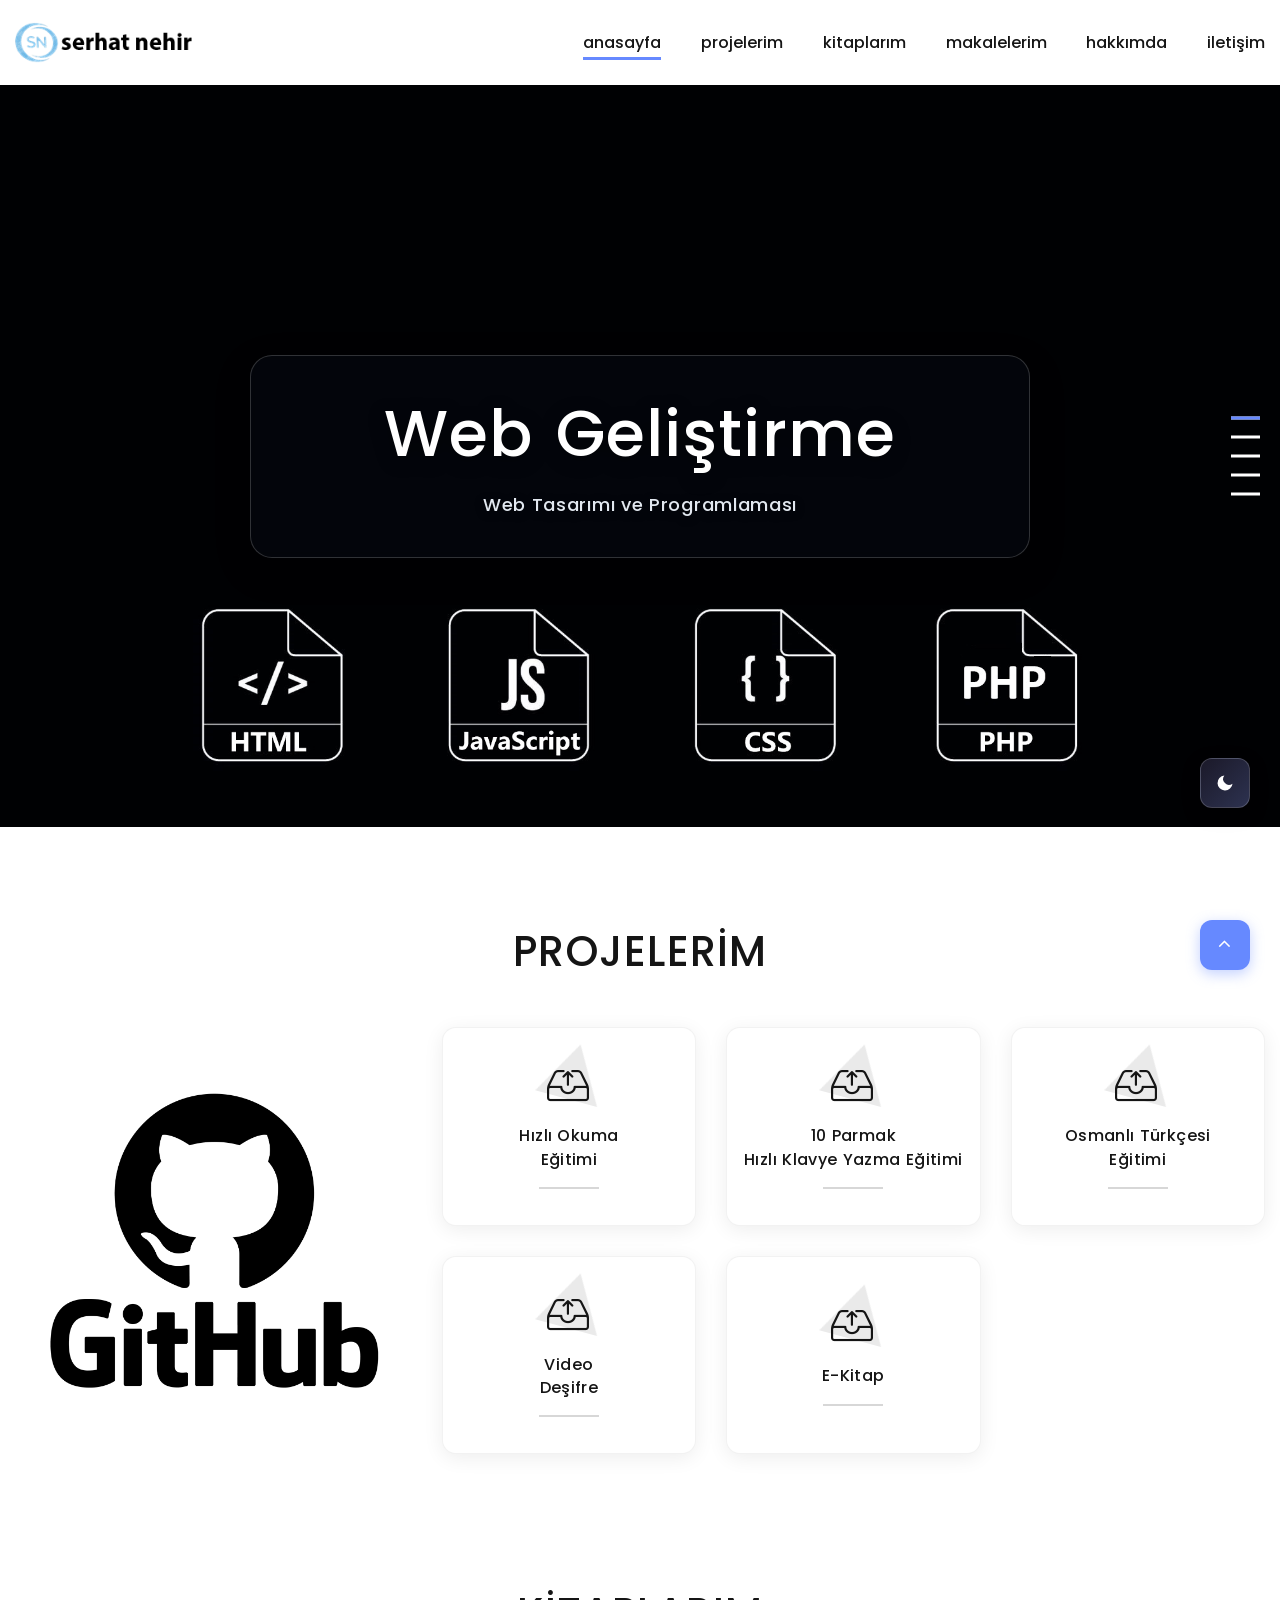
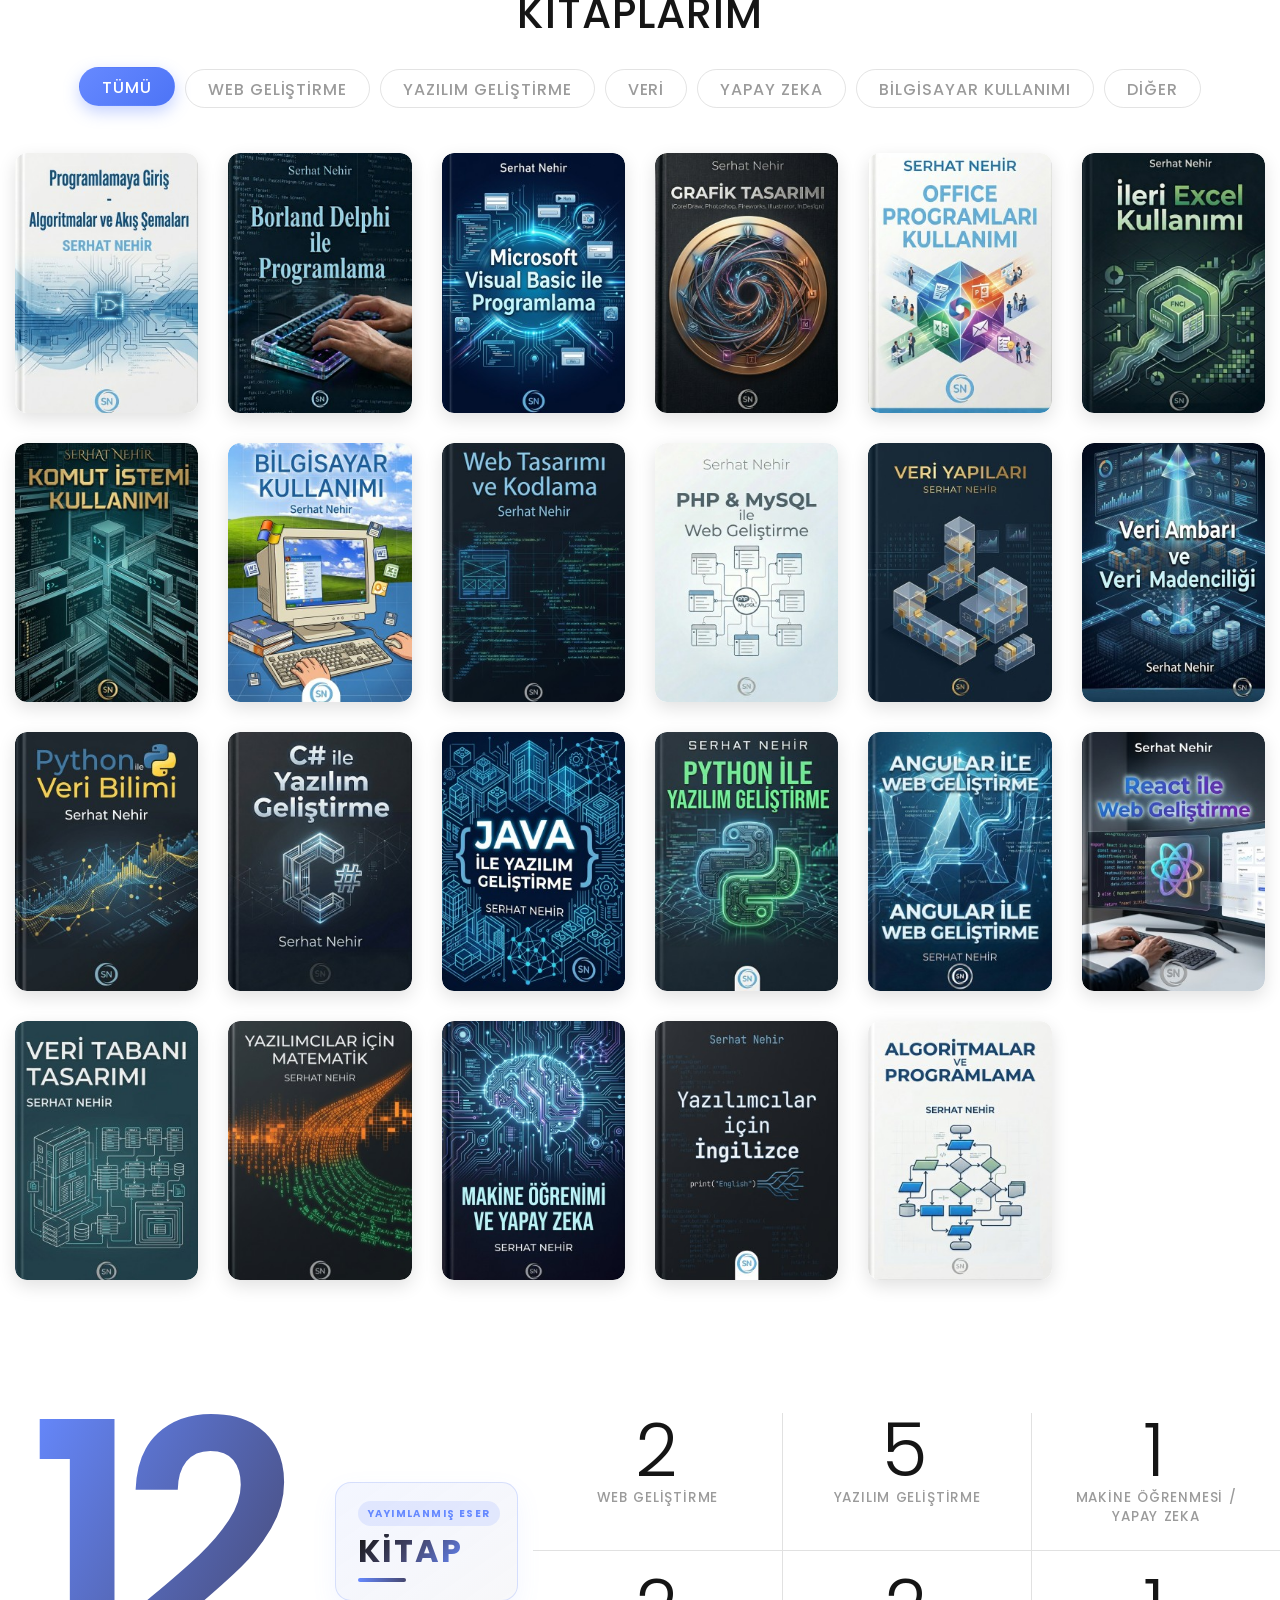
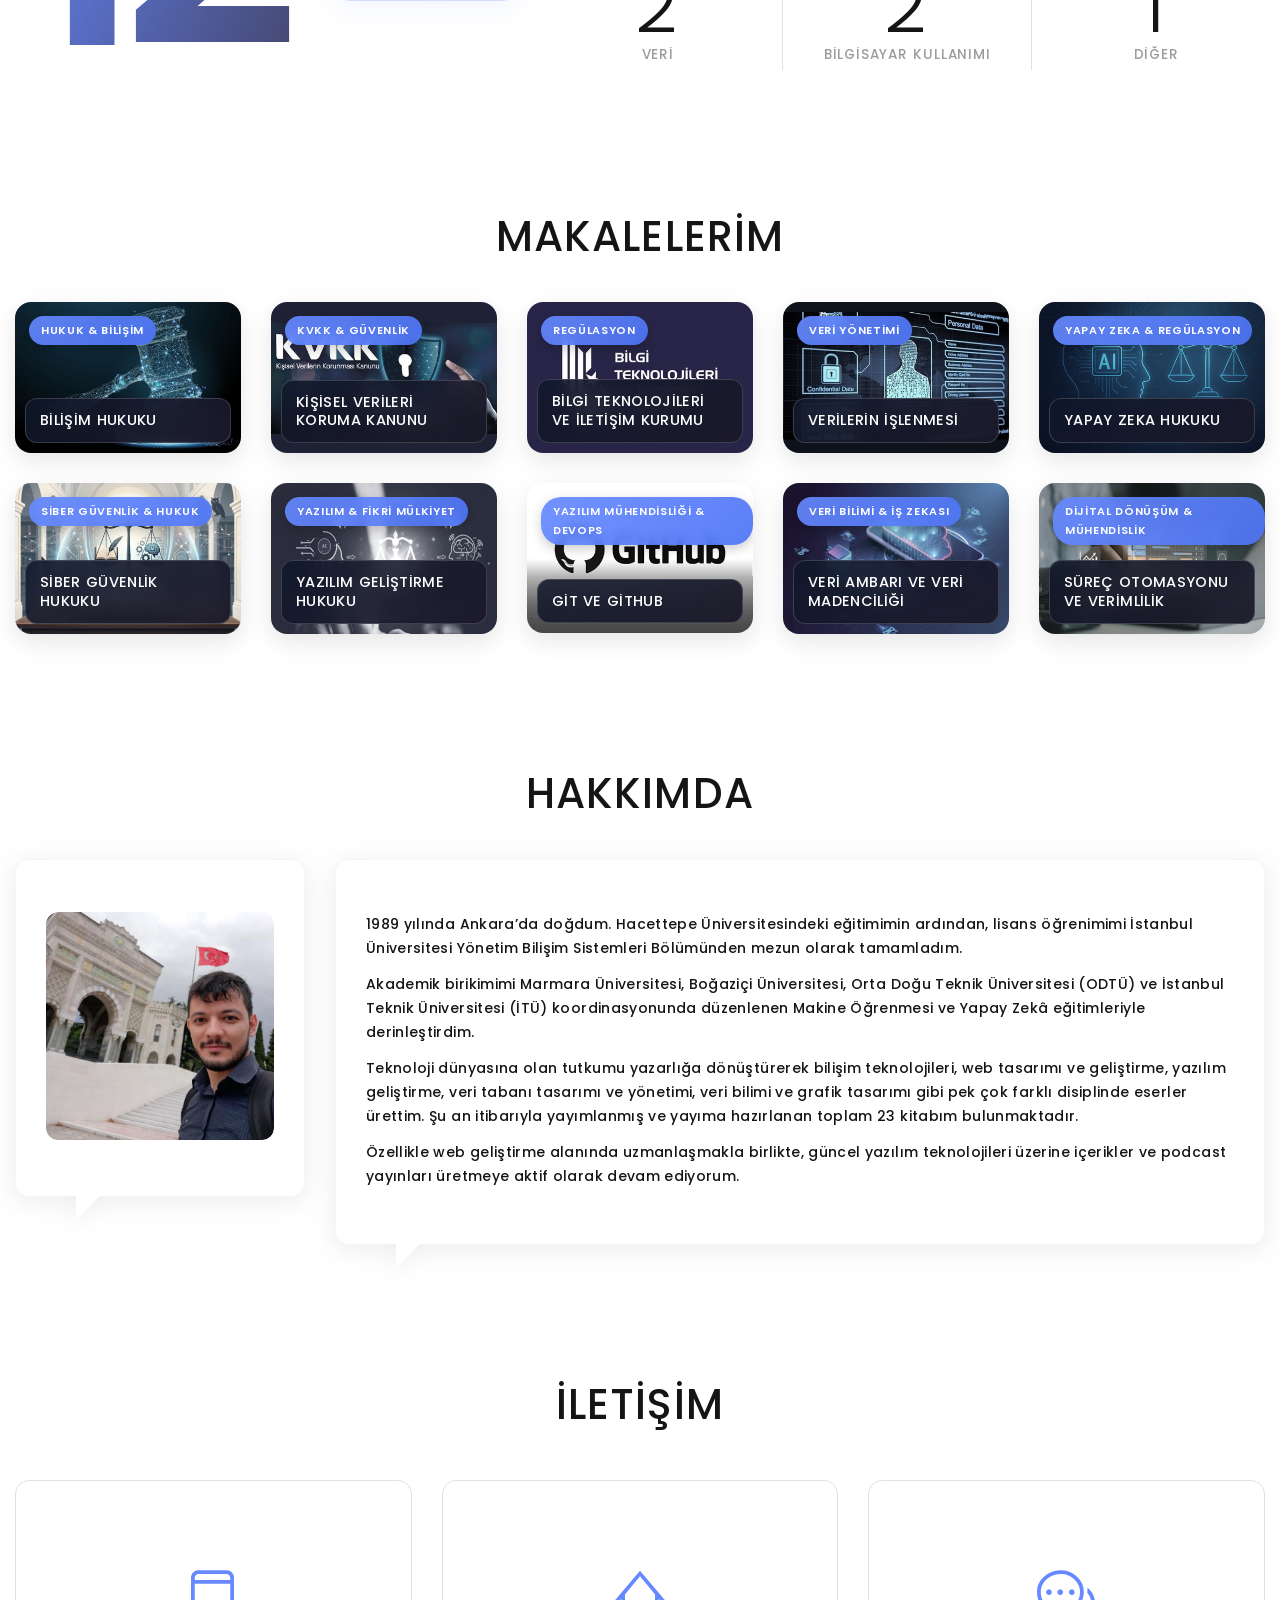
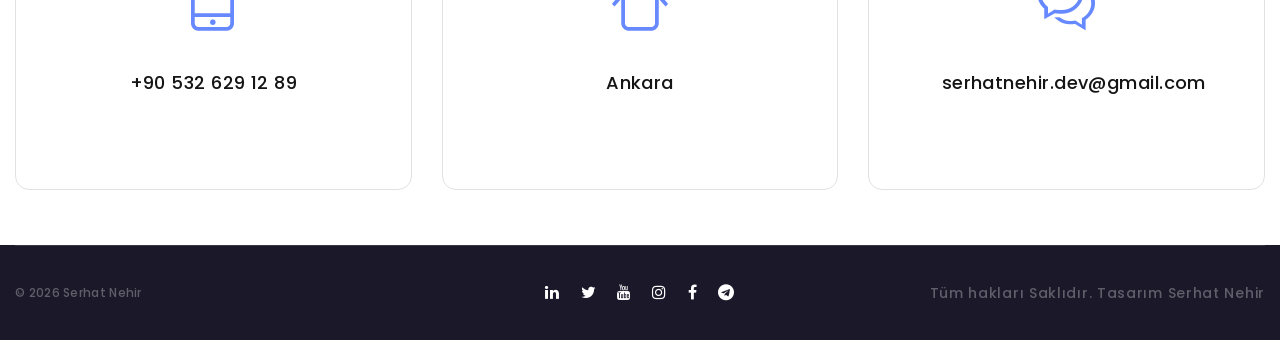
<file: index.html>
<!DOCTYPE html>
<html class="wide wow-animation" lang="tr">
  <head>
    <title>Serhat Nehir</title>
    <meta name="format-detection" content="telephone=no">
    <meta name="viewport" content="width=device-width, height=device-height, initial-scale=1.0, maximum-scale=1.0, user-scalable=yes">
    <meta http-equiv="X-UA-Compatible" content="IE=edge">
    <meta charset="utf-8">
    <link rel="icon" href="images/favicon.ico" type="image/x-icon">
    <link rel="canonical" href="https://www.serhatnehir.com.tr/">
    <meta name="description" content="www.serhatnehir.com.tr - Serhat Nehir - Hacettepe Üniversitesi, İstanbul Üniversitesi - Yönetim Bilişim Sistemleri, Web Geliştirici, Yazılım Geliştirici, Veri Tabanı Yönetimi, Yazılım Geliştirme, Proje Yönetimi, Robotik Süreç Otomasyonu" />
    <meta name="copyright" content="&copy; 2026 Serhat NEHİR" />
    <meta name="robots" content="index, follow" />
    <meta name="language" content="Turkish" />
    <meta name="google-site-verification" content="EwgLV0qGnXe0giEmtwZpH8-oJtT5I03ZqtS1EcZbx1M" />
    <!-- Open Graph / Sosyal Medya Paylaşım Etiketleri -->
    <meta property="og:type" content="website">
    <meta property="og:locale" content="tr_TR">
    <meta property="og:site_name" content="Serhat Nehir">
    <meta property="og:title" content="Serhat Nehir | Yazılım Geliştirici &amp; Yazar">
    <meta property="og:description" content="Yönetim Bilişim Sistemleri Uzmanı, Yazılım Geliştirici ve Yazar Serhat Nehir'in resmi web sitesi, kitapları, projeleri ve makaleleri.">
    <meta property="og:url" content="https://www.serhatnehir.com.tr/">
    <meta property="og:image" content="https://www.serhatnehir.com.tr/images/sn.jpg">
    <meta name="twitter:card" content="summary_large_image">
    <meta name="twitter:title" content="Serhat Nehir | Yazılım Geliştirici &amp; Yazar">
    <meta name="twitter:description" content="Yönetim Bilişim Sistemleri Uzmanı, Yazılım Geliştirici ve Yazar Serhat Nehir'in resmi web sitesi.">
    <meta name="twitter:image" content="https://www.serhatnehir.com.tr/images/sn.jpg">
    <!-- Google Fonts: Poppins -->
    <link rel="preconnect" href="https://fonts.googleapis.com">
    <link rel="preconnect" href="https://fonts.gstatic.com" crossorigin>
    <link href="https://fonts.googleapis.com/css2?family=Poppins:wght@300;400;500;600;700&display=swap" rel="stylesheet">
    <link rel="stylesheet" href="css/bootstrap.css">
    <link rel="stylesheet" href="css/fonts.css">
    <link rel="stylesheet" href="css/style.css">
    <!-- Yapısal Veri (Schema.org JSON-LD) -->
    <script type="application/ld+json">
    {
      "@context": "https://schema.org",
      "@type": "Person",
      "name": "Serhat Nehir",
      "url": "https://www.serhatnehir.com.tr/",
      "image": "https://www.serhatnehir.com.tr/images/sn.jpg",
      "jobTitle": "Yazılım Geliştirici & Yazar",
      "alumniOf": [
        { "@type": "CollegeOrUniversity", "name": "Hacettepe Üniversitesi" },
        { "@type": "CollegeOrUniversity", "name": "İstanbul Üniversitesi" }
      ],
      "sameAs": [
        "https://github.com/serhatnehir",
        "https://www.linkedin.com/in/serhatnehir",
        "https://x.com/serhatnehir",
        "https://www.youtube.com/serhatnehir",
        "https://www.instagram.com/serhat.nehir",
        "https://www.facebook.com/serhatnehir",
        "https://t.me/serhatnehir"
      ]
    }
    </script>
  </head>
  
  <body>
    <div class="preloader">
      <div class="preloader-body">
        <div class="cssload-container">
          <span></span><span></span><span></span><span></span>
        </div>
      </div>
    </div>
    <div class="page">
      <div id="anasayfa">
        <header class="section page-header">
          <div class="rd-navbar-wrap">
            <nav class="rd-navbar rd-navbar-classic" data-layout="rd-navbar-fixed" data-sm-layout="rd-navbar-fixed" data-md-layout="rd-navbar-fixed" data-md-device-layout="rd-navbar-fixed" data-lg-layout="rd-navbar-static" data-lg-device-layout="rd-navbar-fixed" data-xl-layout="rd-navbar-static" data-xl-device-layout="rd-navbar-static" data-xxl-layout="rd-navbar-static" data-xxl-device-layout="rd-navbar-static" data-lg-stick-up-offset="46px" data-xl-stick-up-offset="46px" data-xxl-stick-up-offset="46px" data-lg-stick-up="true" data-xl-stick-up="true" data-xxl-stick-up="true">
              <div class="rd-navbar-main-outer">
                <div class="rd-navbar-main">
                  <div class="rd-navbar-panel">
                    <button class="rd-navbar-toggle" data-rd-navbar-toggle=".rd-navbar-nav-wrap" aria-label="Menüyü Aç/Kapat"><span></span></button>
                    <div class="rd-navbar-brand">
                      <a class="brand" href="index.html" aria-label="Serhat Nehir Ana Sayfa"><img src="images/logo_siyah.png" alt="Serhat Nehir Logo" width="223" height="50"/></a>
                    </div>
                  </div>
                  <div class="rd-navbar-main-element">
                    <div class="rd-navbar-nav-wrap">
                      <ul class="rd-navbar-nav">
                        <li class="rd-nav-item active"><a class="rd-nav-link" href="#anasayfa">anasayfa</a></li>
                        <li class="rd-nav-item"><a class="rd-nav-link" href="#projelerim">projelerim</a></li>
                        <li class="rd-nav-item"><a class="rd-nav-link" href="#kitaplarim">kitaplarım</a></li>
                        <li class="rd-nav-item"><a class="rd-nav-link" href="#makalelerim">makalelerim</a></li>
                        <li class="rd-nav-item"><a class="rd-nav-link" href="#hakkimda">hakkımda</a></li>
                        <li class="rd-nav-item"><a class="rd-nav-link" href="#iletisim">iletişim</a></li>
                      </ul>
                    </div>
                  </div>
                </div>
              </div>
            </nav>
          </div>
        </header>

        <section class="section swiper-container swiper-slider swiper-slider-classic" data-loop="true" data-autoplay="4859" data-simulate-touch="true" data-direction="vertical" data-nav="false">
          <div class="swiper-wrapper text-center">
            <div class="swiper-slide" data-slide-bg="images/slider/slider-1.jpg">
              <div class="swiper-slide-caption section-md">
                <div class="container slider-glass-box">
                  <h1 data-caption-animate="fadeInLeft" data-caption-delay="0">Web Geliştirme</h1>
                  <p class="text-width-large" data-caption-animate="fadeInRight" data-caption-delay="100">Web Tasarımı ve Programlaması</p>
                </div>
              </div>
            </div>
            <div class="swiper-slide" data-slide-bg="images/slider/slider-2.jpg">
              <div class="swiper-slide-caption section-md">
                <div class="container slider-glass-box">
                  <h1 data-caption-animate="fadeInLeft" data-caption-delay="0">Veri Tabanı Yönetimi</h1>
                  <p class="text-width-large" data-caption-animate="fadeInRight" data-caption-delay="100">Veri Tabanı Kurulum ve Yönetimi</p>
                </div>
              </div>
            </div>
            <div class="swiper-slide" data-slide-bg="images/slider/slider-3.jpg">
              <div class="swiper-slide-caption section-md">
                <div class="container slider-glass-box">
                  <h1 data-caption-animate="fadeInLeft" data-caption-delay="0">Yazılım Geliştirme</h1>
                  <p class="text-width-large" data-caption-animate="fadeInRight" data-caption-delay="100">Web, Masaüstü ve Mobil Yazılım Geliştirme</p>
                </div>
              </div>
            </div>
            <div class="swiper-slide" data-slide-bg="images/slider/slider-4.png">
              <div class="swiper-slide-caption section-md">
                <div class="container slider-glass-box">
                  <h1 data-caption-animate="fadeInLeft" data-caption-delay="0">Robotik Süreç Otomasyonu</h1>
                  <p class="text-width-large" data-caption-animate="fadeInRight" data-caption-delay="100">Robotik Yazılım Geliştirme ve Süreç Yönetimi</p>
                </div>
              </div>
            </div>
            <div class="swiper-slide" data-slide-bg="images/slider/slider-5.jpg">
              <div class="swiper-slide-caption section-md">
                <div class="container slider-glass-box">
                  <h1 data-caption-animate="fadeInLeft" data-caption-delay="0">Excel</h1>
                  <p class="text-width-large" data-caption-animate="fadeInRight" data-caption-delay="100">Hesap Tablosu</p>
                </div>
              </div>
            </div>
          </div>
          <div class="swiper-pagination__module">
            <div class="swiper-pagination__fraction"><span class="swiper-pagination__fraction-index">00</span><span class="swiper-pagination__fraction-divider">/</span><span class="swiper-pagination__fraction-count">00</span></div>
            <div class="swiper-pagination__divider"></div>
            <div class="swiper-pagination"></div>
          </div>
        </section>
      </div>

<section class="section section-sm section-first bg-default text-center" id="projelerim">
        <div class="container">
          <h2 class="wow fadeInLeft">PROJELERİM</h2>
          <div class="row row-30 justify-content-center align-items-center">
            <div class="col-md-6 col-lg-4 col-xl-4 text-center wow fadeInUp">
              <a href="https://github.com/serhatnehir" target="_blank" rel="noopener noreferrer" aria-label="Serhat Nehir GitHub Profili">
                <img src="images/GitHub-Logo.png" alt="GitHub" width="415" height="592" loading="lazy"/>
              </a>
            </div>
            <div class="col-lg-8 col-xl-8">
              <div class="row row-30">
                <div class="col-sm-6 col-md-4 wow fadeInRight">
                  <article class="box-icon-modern box-icon-modern-2">
                    <div class="box-icon-modern-icon linearicons-outbox"></div>
                    <h5 class="box-icon-modern-title"><a href="2xhizlioku" target="_blank" rel="noopener noreferrer">Hızlı Okuma<br>Eğitimi</a></h5>
                    <div class="box-icon-modern-decor"></div>
                  </article>
                </div>
                <div class="col-sm-6 col-md-4 wow fadeInRight" data-wow-delay=".1s">
                  <article class="box-icon-modern box-icon-modern-2">
                    <div class="box-icon-modern-icon linearicons-outbox"></div>
                    <h5 class="box-icon-modern-title"><a href="10parmakhizliyaz" target="_blank" rel="noopener noreferrer">10 Parmak<br>Hızlı Klavye Yazma Eğitimi</a></h5>
                    <div class="box-icon-modern-decor"></div>
                  </article>
                </div>
                <div class="col-sm-6 col-md-4 wow fadeInRight" data-wow-delay=".2s">
                  <article class="box-icon-modern box-icon-modern-2">
                    <div class="box-icon-modern-icon linearicons-outbox"></div>
                    <h5 class="box-icon-modern-title"><a href="osmanlica_egitim" target="_blank" rel="noopener noreferrer">Osmanlı Türkçesi<br>Eğitimi</a></h5>
                    <div class="box-icon-modern-decor"></div>
                  </article>
                </div>
                <div class="col-sm-6 col-md-4 wow fadeInRight" data-wow-delay=".3s">
                  <article class="box-icon-modern box-icon-modern-2">
                    <div class="box-icon-modern-icon linearicons-outbox"></div>
                    <h5 class="box-icon-modern-title"><a href="videodesifre" target="_blank" rel="noopener noreferrer">Video<br>Deşifre</a></h5>
                    <div class="box-icon-modern-decor"></div>
                  </article>
                </div>
                <div class="col-sm-6 col-md-4 wow fadeInRight" data-wow-delay=".4s">
                  <article class="box-icon-modern box-icon-modern-2">
                    <div class="box-icon-modern-icon linearicons-outbox"></div>
                    <h5 class="box-icon-modern-title"><a href="ekitap" target="_blank" rel="noopener noreferrer">E-Kitap</a></h5>
                    <div class="box-icon-modern-decor"></div>
                  </article>
                </div>
              </div>
            </div>
          </div>
        </div>
      </section>
      <section class="section section-sm section-fluid bg-default text-center" id="kitaplarim">
        <div class="container-fluid">
          <h2 class="wow fadeInLeft">KİTAPLARIM</h2>
          <div class="isotope-filters isotope-filters-horizontal">
            <button class="isotope-filters-toggle button button-md button-icon button-icon-right button-default-outline button-wapasha" data-custom-toggle="#isotope-3" data-custom-toggle-hide-on-blur="true" data-custom-toggle-disable-on-blur="true" aria-label="Kitap Kategorilerini Göster"><span class="icon fa fa-caret-down"></span>Kategoriler</button>
            <ul class="isotope-filters-list" id="isotope-3">
              <li><a class="active" href="#" data-isotope-filter="*" data-isotope-group="gallery">Tümü</a></li>
              <li><a href="#" data-isotope-filter="Type 1" data-isotope-group="gallery">Web Geliştirme</a></li>
              <li><a href="#" data-isotope-filter="Type 2" data-isotope-group="gallery">Yazılım Geliştirme</a></li>
              <li><a href="#" data-isotope-filter="Type 3" data-isotope-group="gallery">Veri</a></li>
              <li><a href="#" data-isotope-filter="Type 6" data-isotope-group="gallery">Yapay Zeka</a></li>
              <li><a href="#" data-isotope-filter="Type 4" data-isotope-group="gallery">Bilgisayar Kullanımı</a></li>
              <li><a href="#" data-isotope-filter="Type 5" data-isotope-group="gallery">Diğer</a></li>
            </ul>
          </div>
          <div class="row row-30 isotope" data-isotope-layout="fitRows" data-isotope-group="gallery" data-lightgallery="group">
            
            <div class="col-6 col-sm-4 col-md-3 col-lg-2 isotope-item" data-filter="Type 2">
              <article class="thumbnail thumbnail-classic thumbnail-xs">
                <div class="thumbnail-classic-figure">
                  <img src="images/simge/algoritmalar.jpg" alt="Programlamaya Giriş - Algoritmalar ve Akış Şemaları" loading="lazy"/>
                </div>
                <div class="thumbnail-classic-caption">
                  <div class="thumbnail-classic-title-wrap">
                    <a class="icon fl-bigmug-line-zoom60" href="images/orjinal/algoritmalar.jpg" data-lightgallery="item" aria-label="Programlamaya Giriş - Algoritmalar ve Akış Şemaları kapağını büyüt">
                      <img src="images/simge/algoritmalar.jpg" alt="Programlamaya Giriş - Algoritmalar ve Akış Şemaları" loading="lazy"/>
                    </a>
                    <h5 class="thumbnail-classic-title">
                      <a href="https://play.google.com/store/books/details?id=C9mTDwAAQBAJ" target="_blank" rel="noopener noreferrer">Google Play Kitap</a><br/><br/>
                      <a href="https://www.kobo.com/tr/tr/ebook/programlamaya-giris-algoritmalar-ve-aks-semalar" target="_blank" rel="noopener noreferrer">Kobo</a>
                    </h5>
                  </div>
                </div>
              </article>
            </div>

            <div class="col-6 col-sm-4 col-md-3 col-lg-2 isotope-item" data-filter="Type 2">
              <article class="thumbnail thumbnail-classic thumbnail-xs">
                <div class="thumbnail-classic-figure"><img src="images/simge/delphi.jpg" alt="Borland Delphi ile Programlama" loading="lazy"/></div>
                <div class="thumbnail-classic-caption">
                  <div class="thumbnail-classic-title-wrap">
                    <a class="icon fl-bigmug-line-zoom60" href="images/orjinal/delphi.jpg" data-lightgallery="item" aria-label="Borland Delphi ile Programlama kapağını büyüt"><img src="images/simge/delphi.jpg" alt="Borland Delphi ile Programlama" loading="lazy"/></a>
                    <h5 class="thumbnail-classic-title">
                      <a href="https://play.google.com/store/books/details?id=DdmTDwAAQBAJ" target="_blank" rel="noopener noreferrer">Google Play Kitap</a><br/><br/>
                      <a href="https://www.kobo.com/tr/tr/ebook/borland-delphi-ile-programlama" target="_blank" rel="noopener noreferrer">Kobo</a>
                    </h5>
                  </div>
                </div>
              </article>
            </div>

            <div class="col-6 col-sm-4 col-md-3 col-lg-2 isotope-item" data-filter="Type 2">
              <article class="thumbnail thumbnail-classic thumbnail-xs">
                <div class="thumbnail-classic-figure"><img src="images/simge/visual_basic.jpg" alt="Microsoft Visual Basic ile Programlama" loading="lazy"/></div>
                <div class="thumbnail-classic-caption">
                  <div class="thumbnail-classic-title-wrap">
                    <a class="icon fl-bigmug-line-zoom60" href="images/orjinal/visual_basic.jpg" data-lightgallery="item" aria-label="Microsoft Visual Basic ile Programlama kapağını büyüt"><img src="images/simge/visual_basic.jpg" alt="Microsoft Visual Basic ile Programlama" loading="lazy"/></a>
                    <h5 class="thumbnail-classic-title">
                      <a href="https://play.google.com/store/books/details?id=U9mTDwAAQBAJ" target="_blank" rel="noopener noreferrer">Google Play Kitap</a><br/><br/>
                      <a href="https://www.kobo.com/tr/tr/ebook/microsoft-visual-basic-ile-programlama" target="_blank" rel="noopener noreferrer">Kobo</a>
                    </h5>
                  </div>
                </div>
              </article>
            </div>

            <div class="col-6 col-sm-4 col-md-3 col-lg-2 isotope-item" data-filter="Type 5">
              <article class="thumbnail thumbnail-classic thumbnail-xs">
                <div class="thumbnail-classic-figure"><img src="images/simge/grafik_tasarimi.jpg" alt="Grafik Tasarımı" loading="lazy"/></div>
                <div class="thumbnail-classic-caption">
                  <div class="thumbnail-classic-title-wrap">
                    <a class="icon fl-bigmug-line-zoom60" href="images/orjinal/grafik_tasarimi.jpg" data-lightgallery="item" aria-label="Grafik Tasarımı kapağını büyüt"><img src="images/simge/grafik_tasarimi.jpg" alt="Grafik Tasarımı" loading="lazy"/></a>
                    <h5 class="thumbnail-classic-title">
                      <a href="https://play.google.com/store/books/details?id=Y8f0EAAAQBAJ" target="_blank" rel="noopener noreferrer">Google Play Kitap</a><br/><br/>
                      <a href="https://www.kobo.com/tr/tr/ebook/coreldraw-ile-grafik-tasarm" target="_blank" rel="noopener noreferrer">Kobo</a>
                    </h5>
                  </div>
                </div>
              </article>
            </div>

            <div class="col-6 col-sm-4 col-md-3 col-lg-2 isotope-item" data-filter="Type 4">
              <article class="thumbnail thumbnail-classic thumbnail-xs">
                <div class="thumbnail-classic-figure"><img src="images/simge/office_programlari.jpg" alt="Office Programları Kullanımı" loading="lazy"/></div>
                <div class="thumbnail-classic-caption">
                  <div class="thumbnail-classic-title-wrap">
                    <a class="icon fl-bigmug-line-zoom60" href="images/orjinal/office_programlari.jpg" data-lightgallery="item" aria-label="Office Programları Kullanımı kapağını büyüt"><img src="images/simge/office_programlari.jpg" alt="Office Programları Kullanımı" loading="lazy"/></a>
                    <h5 class="thumbnail-classic-title">
                      <a href="https://play.google.com/store/books/details?id=yRIuEAAAQBAJ" target="_blank" rel="noopener noreferrer">Google Play Kitap</a><br/><br/>
                      <a href="https://www.kobo.com/tr/tr/ebook/office-programlar-kullanm" target="_blank" rel="noopener noreferrer">Kobo</a>
                    </h5>
                  </div>
                </div>
              </article>
            </div>

            <div class="col-6 col-sm-4 col-md-3 col-lg-2 isotope-item" data-filter="Type 4">
              <article class="thumbnail thumbnail-classic thumbnail-xs">
                <div class="thumbnail-classic-figure"><img src="images/simge/ileri_excel.jpg" alt="İleri Excel Kullanımı" loading="lazy"/></div>
                <div class="thumbnail-classic-caption">
                  <div class="thumbnail-classic-title-wrap">
                    <a class="icon fl-bigmug-line-zoom60" href="images/orjinal/ileri_excel.jpg" data-lightgallery="item" aria-label="İleri Excel Kullanımı kapağını büyüt"><img src="images/simge/ileri_excel.jpg" alt="İleri Excel Kullanımı" loading="lazy"/></a>
                    <h5 class="thumbnail-classic-title">
                      <a href="https://play.google.com/store/books/details?id=nsn1EAAAQBAJ" target="_blank" rel="noopener noreferrer">Google Play Kitap</a><br/><br/>
                      <a href="https://www.kobo.com/tr/tr/ebook/leri-excel-kullanm" target="_blank" rel="noopener noreferrer">Kobo</a>
                    </h5>
                  </div>
                </div>
              </article>
            </div>

            <div class="col-6 col-sm-4 col-md-3 col-lg-2 isotope-item" data-filter="Type 4">
              <article class="thumbnail thumbnail-classic thumbnail-xs">
                <div class="thumbnail-classic-figure"><img src="images/simge/komut_istemi.jpg" alt="Komut İstemi Kullanımı" loading="lazy"/></div>
                <div class="thumbnail-classic-caption">
                  <div class="thumbnail-classic-title-wrap">
                    <a class="icon fl-bigmug-line-zoom60" href="images/orjinal/komut_istemi.jpg" data-lightgallery="item" aria-label="Komut İstemi Kullanımı kapağını büyüt"><img src="images/simge/komut_istemi.jpg" alt="Komut İstemi Kullanımı" loading="lazy"/></a>
                    <h5 class="thumbnail-classic-title">
                      <a href="https://play.google.com/store/books/details?id=oMn1EAAAQBAJ" target="_blank" rel="noopener noreferrer">Google Play Kitap</a><br/><br/>
                      <a href="https://www.kobo.com/tr/tr/ebook/komut-stemi-kullanm" target="_blank" rel="noopener noreferrer">Kobo</a>
                    </h5>
                  </div>
                </div>
              </article>
            </div>

            <div class="col-6 col-sm-4 col-md-3 col-lg-2 isotope-item" data-filter="Type 4">
              <article class="thumbnail thumbnail-classic thumbnail-xs">
                <div class="thumbnail-classic-figure"><img src="images/simge/bilgisayar_kullanimi.jpg" alt="Bilgisayar Kullanımı" loading="lazy"/></div>
                <div class="thumbnail-classic-caption">
                  <div class="thumbnail-classic-title-wrap">
                    <a class="icon fl-bigmug-line-zoom60" href="images/orjinal/bilgisayar_kullanimi.jpg" data-lightgallery="item" aria-label="Bilgisayar Kullanımı kapağını büyüt"><img src="images/simge/bilgisayar_kullanimi.jpg" alt="Bilgisayar Kullanımı" loading="lazy"/></a>
                    <h5 class="thumbnail-classic-title">
                      <a href="https://play.google.com/store/books/details?id=l-WTDwAAQBAJ" target="_blank" rel="noopener noreferrer">Google Play Kitap</a><br/><br/>
                      <a href="https://www.kobo.com/tr/tr/ebook/bilgisayar-sletmenligi" target="_blank" rel="noopener noreferrer">Kobo</a>
                    </h5>
                  </div>
                </div>
              </article>
            </div>

            <div class="col-6 col-sm-4 col-md-3 col-lg-2 isotope-item" data-filter="Type 1">
              <article class="thumbnail thumbnail-classic thumbnail-xs">
                <div class="thumbnail-classic-figure"><img src="images/simge/web_tasarimi.jpg" alt="Web Tasarımı ve Kodlama" loading="lazy"/></div>
                <div class="thumbnail-classic-caption">
                  <div class="thumbnail-classic-title-wrap">
                    <a class="icon fl-bigmug-line-zoom60" href="images/orjinal/web_tasarimi.jpg" data-lightgallery="item" aria-label="Web Tasarımı ve Kodlama kapağını büyüt"><img src="images/simge/web_tasarimi.jpg" alt="Web Tasarımı ve Kodlama" loading="lazy"/></a>
                    <h5 class="thumbnail-classic-title">
                      <a href="https://play.google.com/store/books/details?id=DcVvEAAAQBAJ" target="_blank" rel="noopener noreferrer">Google Play Kitap</a><br/><br/>
                      <a href="https://www.kobo.com/tr/tr/ebook/" target="_blank" rel="noopener noreferrer">Kobo</a>
                    </h5>
                  </div>
                </div>
              </article>
            </div>

            <div class="col-6 col-sm-4 col-md-3 col-lg-2 isotope-item" data-filter="Type 1">
              <article class="thumbnail thumbnail-classic thumbnail-xs">
                <div class="thumbnail-classic-figure"><img src="images/simge/php&amp;mysql.jpg" alt="PHP &amp; MySQL ile Web Geliştirme" loading="lazy"/></div>
                <div class="thumbnail-classic-caption">
                  <div class="thumbnail-classic-title-wrap">
                    <a class="icon fl-bigmug-line-zoom60" href="images/orjinal/php&amp;mysql.jpg" data-lightgallery="item" aria-label="PHP & MySQL ile Web Geliştirme kapağını büyüt"><img src="images/simge/php&amp;mysql.jpg" alt="PHP &amp; MySQL ile Web Geliştirme" loading="lazy"/></a>
                    <h5 class="thumbnail-classic-title">
                      <a href="https://play.google.com/store/books/details?id=OqHPEQAAQBAJ" target="_blank" rel="noopener noreferrer">Google Play Kitap</a><br/><br/>
                      <a href="https://www.kobo.com/tr/tr/ebook/php-mysql-ile-web-programlama" target="_blank" rel="noopener noreferrer">Kobo</a>
                    </h5>
                  </div>
                </div>
              </article>
            </div>

            <div class="col-6 col-sm-4 col-md-3 col-lg-2 isotope-item" data-filter="Type 3">
              <article class="thumbnail thumbnail-classic thumbnail-xs">
                <div class="thumbnail-classic-figure"><img src="images/simge/veri_yapilari.jpg" alt="Veri Yapıları" loading="lazy"/></div>
                <div class="thumbnail-classic-caption">
                  <div class="thumbnail-classic-title-wrap">
                    <a class="icon fl-bigmug-line-zoom60" href="images/orjinal/veri_yapilari.jpg" data-lightgallery="item" aria-label="Veri Yapıları kapağını büyüt"><img src="images/simge/veri_yapilari.jpg" alt="Veri Yapıları" loading="lazy"/></a>
                    <h5 class="thumbnail-classic-title">
                      <a href="https://play.google.com/store/books/details?id=3xIuEAAAQBAJ" target="_blank" rel="noopener noreferrer">Google Play Kitap</a><br/><br/>
                      <a href="https://www.kobo.com/tr/tr/ebook/veri-yaplar" target="_blank" rel="noopener noreferrer">Kobo</a>
                    </h5>
                  </div>
                </div>
              </article>
            </div>

            <div class="col-6 col-sm-4 col-md-3 col-lg-2 isotope-item" data-filter="Type 3">
              <article class="thumbnail thumbnail-classic thumbnail-xs">
                <div class="thumbnail-classic-figure"><img src="images/simge/veri_ambari_madenciligi.jpg" alt="Veri Ambarı ve Veri Madenciliği" loading="lazy"/></div>
                <div class="thumbnail-classic-caption">
                  <div class="thumbnail-classic-title-wrap">
                    <a class="icon fl-bigmug-line-zoom60" href="images/orjinal/veri_ambari_madenciligi.jpg" data-lightgallery="item" aria-label="Veri Ambarı ve Veri Madenciliği kapağını büyüt"><img src="images/simge/veri_ambari_madenciligi.jpg" alt="Veri Ambarı ve Veri Madenciliği" loading="lazy"/></a>
                    <h5 class="thumbnail-classic-title">
                      <a href="https://play.google.com/store/books/details?id=3RIuEAAAQBAJ" target="_blank" rel="noopener noreferrer">Google Play Kitap</a><br/><br/>
                      <a href="https://www.kobo.com/tr/tr/ebook/veri-ambar-ve-veri-madenciligi" target="_blank" rel="noopener noreferrer">Kobo</a>
                    </h5>
                  </div>
                </div>
              </article>
            </div>

            <div class="col-6 col-sm-4 col-md-3 col-lg-2 isotope-item" data-filter="Type 3">
              <article class="thumbnail thumbnail-classic thumbnail-xs">
                <div class="thumbnail-classic-figure"><img src="images/simge/python_veribilimi.jpg" alt="Python ile Veri Bilimi" loading="lazy"/></div>
                <div class="thumbnail-classic-caption">
                  <div class="thumbnail-classic-title-wrap">
                    <a class="icon fl-bigmug-line-zoom60" href="images/orjinal/python_veribilimi.jpg" data-lightgallery="item" aria-label="Python ile Veri Bilimi kapağını büyüt"><img src="images/simge/python_veribilimi.jpg" alt="Python ile Veri Bilimi" loading="lazy"/></a>
                    <h5 class="thumbnail-classic-title">
                      <a href="https://play.google.com/store/books/details?id=1xIuEAAAQBAJ" target="_blank" rel="noopener noreferrer">Google Play Kitap</a><br/><br/>
                      <a href="https://www.kobo.com/tr/tr/ebook/python-ile-veri-bilimi-1" target="_blank" rel="noopener noreferrer">Kobo</a>
                    </h5>
                  </div>
                </div>
              </article>
            </div>

            <div class="col-6 col-sm-4 col-md-3 col-lg-2 isotope-item" data-filter="Type 2">
              <article class="thumbnail thumbnail-classic thumbnail-xs">
                <div class="thumbnail-classic-figure"><img src="images/simge/c_sarp.jpg" alt="C# ile Yazılım Geliştirme" loading="lazy"/></div>
                <div class="thumbnail-classic-caption">
                  <div class="thumbnail-classic-title-wrap">
                    <a class="icon fl-bigmug-line-zoom60" href="images/orjinal/c_sarp.jpg" data-lightgallery="item" aria-label="C# ile Yazılım Geliştirme kapağını büyüt"><img src="images/simge/c_sarp.jpg" alt="C# ile Yazılım Geliştirme" loading="lazy"/></a>
                    <h5 class="thumbnail-classic-title">
                      <a href="https://play.google.com/store/books/details?id=HqHPEQAAQBAJ" target="_blank" rel="noopener noreferrer">Google Play Kitap</a><br/><br/>
                      <a href="https://www.kobo.com/tr/tr/ebook/c-ile-nesneye-yonelik-programlama" target="_blank" rel="noopener noreferrer">Kobo</a>
                    </h5>
                  </div>
                </div>
              </article>
            </div>

            <div class="col-6 col-sm-4 col-md-3 col-lg-2 isotope-item" data-filter="Type 2">
              <article class="thumbnail thumbnail-classic thumbnail-xs">
                <div class="thumbnail-classic-figure"><img src="images/simge/java.jpg" alt="Java ile Yazılım Geliştirme" loading="lazy"/></div>
                <div class="thumbnail-classic-caption">
                  <div class="thumbnail-classic-title-wrap">
                    <a class="icon fl-bigmug-line-zoom60" href="images/orjinal/java.jpg" data-lightgallery="item" aria-label="Java ile Yazılım Geliştirme kapağını büyüt"><img src="images/simge/java.jpg" alt="Java ile Yazılım Geliştirme" loading="lazy"/></a>
                    <h5 class="thumbnail-classic-title">
                      <a href="https://play.google.com/store/books/details?id=OKHPEQAAQBAJ" target="_blank" rel="noopener noreferrer">Google Play Kitap</a><br/><br/>
                      <a href="https://www.kobo.com/tr/tr/ebook/java-ile-nesneye-yonelik-programlama" target="_blank" rel="noopener noreferrer">Kobo</a>
                    </h5>
                  </div>
                </div>
              </article>
            </div>

            <div class="col-6 col-sm-4 col-md-3 col-lg-2 isotope-item" data-filter="Type 2">
              <article class="thumbnail thumbnail-classic thumbnail-xs">
                <div class="thumbnail-classic-figure"><img src="images/simge/python.jpg" alt="Python ile Yazılım Geliştirme" loading="lazy"/></div>
                <div class="thumbnail-classic-caption">
                  <div class="thumbnail-classic-title-wrap">
                    <a class="icon fl-bigmug-line-zoom60" href="images/orjinal/python.jpg" data-lightgallery="item" aria-label="Python ile Yazılım Geliştirme kapağını büyüt"><img src="images/simge/python.jpg" alt="Python ile Yazılım Geliştirme" loading="lazy"/></a>
                    <h5 class="thumbnail-classic-title">
                      <a href="https://play.google.com/store/books/details?id=PKHPEQAAQBAJ" target="_blank" rel="noopener noreferrer">Google Play Kitap</a><br/><br/>
                      <a href="https://www.kobo.com/tr/tr/ebook/python-ile-programlama" target="_blank" rel="noopener noreferrer">Kobo</a>
                    </h5>
                  </div>
                </div>
              </article>
            </div>

            <div class="col-6 col-sm-4 col-md-3 col-lg-2 isotope-item" data-filter="Type 1">
              <article class="thumbnail thumbnail-classic thumbnail-xs">
                <div class="thumbnail-classic-figure"><img src="images/simge/angular.jpg" alt="Angular ile Web Geliştirme" loading="lazy"/></div>
                <div class="thumbnail-classic-caption">
                  <div class="thumbnail-classic-title-wrap">
                    <a class="icon fl-bigmug-line-zoom60" href="images/orjinal/angular.jpg" data-lightgallery="item" aria-label="Angular ile Web Geliştirme kapağını büyüt"><img src="images/simge/angular.jpg" alt="Angular ile Web Geliştirme" loading="lazy"/></a>
                    <h5 class="thumbnail-classic-title">
                      <a href="https://play.google.com/store/books/details?id=KKHPEQAAQBAJ" target="_blank" rel="noopener noreferrer">Google Play Kitap</a><br/><br/>
                      <a href="https://www.kobo.com/tr/tr/ebook/angular-ile-web-programlama" target="_blank" rel="noopener noreferrer">Kobo</a>
                    </h5>
                  </div>
                </div>
              </article>
            </div>

            <div class="col-6 col-sm-4 col-md-3 col-lg-2 isotope-item" data-filter="Type 1">
              <article class="thumbnail thumbnail-classic thumbnail-xs">
                <div class="thumbnail-classic-figure"><img src="images/simge/react.jpg" alt="React ile Web Geliştirme" loading="lazy"/></div>
                <div class="thumbnail-classic-caption">
                  <div class="thumbnail-classic-title-wrap">
                    <a class="icon fl-bigmug-line-zoom60" href="images/orjinal/react.jpg" data-lightgallery="item" aria-label="React ile Web Geliştirme kapağını büyüt"><img src="images/simge/react.jpg" alt="React ile Web Geliştirme" loading="lazy"/></a>
                    <h5 class="thumbnail-classic-title">
                      <a href="https://play.google.com/store/books/details?id=hGBYEAAAQBAJ" target="_blank" rel="noopener noreferrer">Google Play Kitap</a><br/><br/>
                      <a href="https://www.kobo.com/tr/tr/ebook/react-ile-web-programlama" target="_blank" rel="noopener noreferrer">Kobo</a>
                    </h5>
                  </div>
                </div>
              </article>
            </div>

            <div class="col-6 col-sm-4 col-md-3 col-lg-2 isotope-item" data-filter="Type 3">
              <article class="thumbnail thumbnail-classic thumbnail-xs">
                <div class="thumbnail-classic-figure"><img src="images/simge/sql_server.jpg" alt="Veri Tabanı Tasarımı" loading="lazy"/></div>
                <div class="thumbnail-classic-caption">
                  <div class="thumbnail-classic-title-wrap">
                    <a class="icon fl-bigmug-line-zoom60" href="images/orjinal/sql_server.jpg" data-lightgallery="item" aria-label="Veri Tabanı Tasarımı kapağını büyüt"><img src="images/simge/sql_server.jpg" alt="Veri Tabanı Tasarımı" loading="lazy"/></a>
                    <h5 class="thumbnail-classic-title">
                      <a href="https://play.google.com/store/books/details?id=2xIuEAAAQBAJ" target="_blank" rel="noopener noreferrer">Google Play Kitap</a><br/><br/>
                      <a href="https://www.kobo.com/tr/tr/ebook/sql-server-2019-veri-taban" target="_blank" rel="noopener noreferrer">Kobo</a>
                    </h5>
                  </div>
                </div>
              </article>
            </div>

            <div class="col-6 col-sm-4 col-md-3 col-lg-2 isotope-item" data-filter="Type 2">
              <article class="thumbnail thumbnail-classic thumbnail-xs">
                <div class="thumbnail-classic-figure"><img src="images/simge/matematik.jpg" alt="Yazılımcılar için Matematik" loading="lazy"/></div>
                <div class="thumbnail-classic-caption">
                  <div class="thumbnail-classic-title-wrap">
                    <a class="icon fl-bigmug-line-zoom60" href="images/orjinal/matematik.jpg" data-lightgallery="item" aria-label="Yazılımcılar için Matematik kapağını büyüt"><img src="images/simge/matematik.jpg" alt="Yazılımcılar için Matematik" loading="lazy"/></a>
                    <h5 class="thumbnail-classic-title">
                      <a href="https://play.google.com/store/books/details?id=PqHPEQAAQBAJ" target="_blank" rel="noopener noreferrer">Google Play Kitap</a><br/><br/>
                      <a href="https://www.kobo.com/tr/tr/ebook/" target="_blank" rel="noopener noreferrer">Kobo</a>
                    </h5>
                  </div>
                </div>
              </article>
            </div>

            <div class="col-6 col-sm-4 col-md-3 col-lg-2 isotope-item" data-filter="Type 6">
              <article class="thumbnail thumbnail-classic thumbnail-xs">
                <div class="thumbnail-classic-figure"><img src="images/simge/makine.jpg" alt="Makine Öğrenimi ve Yapay Zeka" loading="lazy"/></div>
                <div class="thumbnail-classic-caption">
                  <div class="thumbnail-classic-title-wrap">
                    <a class="icon fl-bigmug-line-zoom60" href="images/orjinal/makine.jpg" data-lightgallery="item" aria-label="Makine Öğrenimi ve Yapay Zeka kapağını büyüt"><img src="images/simge/makine.jpg" alt="Makine Öğrenimi ve Yapay Zeka" loading="lazy"/></a>
                    <h5 class="thumbnail-classic-title">
                      <a href="https://play.google.com/store/books/details?id=_KDPEQAAQBAJ" target="_blank" rel="noopener noreferrer">Google Play Kitap</a><br/><br/>
                      <a href="https://www.kobo.com/tr/tr/ebook/" target="_blank" rel="noopener noreferrer">Kobo</a>
                    </h5>
                  </div>
                </div>
              </article>
            </div>

            <div class="col-6 col-sm-4 col-md-3 col-lg-2 isotope-item" data-filter="Type 2">
              <article class="thumbnail thumbnail-classic thumbnail-xs">
                <div class="thumbnail-classic-figure"><img src="images/simge/ingilizce.jpg" alt="Yazılımcılar için İngilizce" loading="lazy"/></div>
                <div class="thumbnail-classic-caption">
                  <div class="thumbnail-classic-title-wrap">
                    <a class="icon fl-bigmug-line-zoom60" href="images/orjinal/ingilizce.jpg" data-lightgallery="item" aria-label="Yazılımcılar için İngilizce kapağını büyüt"><img src="images/simge/ingilizce.jpg" alt="Yazılımcılar için İngilizce" loading="lazy"/></a>
                    <h5 class="thumbnail-classic-title">
                      <a href="https://play.google.com/store/books/details?id=IWb1EAAAQBAJ" target="_blank" rel="noopener noreferrer">Google Play Kitap</a><br/><br/>
                      <a href="https://www.kobo.com/tr/tr/ebook/" target="_blank" rel="noopener noreferrer">Kobo</a>
                    </h5>
                  </div>
                </div>
              </article>
            </div>

            <div class="col-6 col-sm-4 col-md-3 col-lg-2 isotope-item" data-filter="Type 2">
              <article class="thumbnail thumbnail-classic thumbnail-xs">
                <div class="thumbnail-classic-figure"><img src="images/simge/algoritmalarveprogramlama.jpg" alt="Algoritmalar ve Programlama" loading="lazy"/></div>
                <div class="thumbnail-classic-caption">
                  <div class="thumbnail-classic-title-wrap">
                    <a class="icon fl-bigmug-line-zoom60" href="images/orjinal/algoritmalarveprogramlama.jpg" data-lightgallery="item" aria-label="Algoritmalar ve Programlama kapağını büyüt"><img src="images/simge/algoritmalarveprogramlama.jpg" alt="Algoritmalar ve Programlama" loading="lazy"/></a>
                    <h5 class="thumbnail-classic-title">
                      <a href="https://play.google.com/store/books/details?id=MaDPEQAAQBAJ" target="_blank" rel="noopener noreferrer">Google Play Kitap</a><br/><br/>
                      <a href="https://www.kobo.com/tr/tr/ebook/" target="_blank" rel="noopener noreferrer">Kobo</a>
                    </h5>
                  </div>
                </div>
              </article>
            </div>

          </div>
        </div>
      </section>

      <!-- KİTAP SAYACI BÖLÜMÜ (23 Orijinal Efektli + Modern KİTAP Başlığı + 3 Sütunlu Tablo) -->
      <section class="section section-sm bg-default book-counter-section">
        <div class="container">
          <div class="row row-30 justify-content-center align-items-center">
            <div class="col-md-6 col-lg-3 col-xl-3 text-center">
              <a class="text-img" href="#kitaplarim"><span class="counter">23</span></a>
            </div>
            <div class="col-md-6 col-lg-3 col-xl-2 text-center text-lg-left">
              <div class="book-stat-badge-box wow fadeInUp">
                <span class="book-stat-subtitle">YAYIMLANMIŞ ESER</span>
                <h3 class="book-stat-title">KİTAP</h3>
                <div class="book-stat-line"></div>
              </div>
            </div>
            <div class="col-sm-12 col-lg-6 col-xl-7 wow fadeInRight" data-wow-delay=".1s">
              <div class="row justify-content-center border-3-column">
                <div class="col-6 col-sm-4">
                  <div class="counter-amy">
                    <div class="counter-amy-number"><span class="counter">4</span></div>
                    <h6 class="counter-amy-title">Web Geliştirme</h6>
                  </div>
                </div>
                <div class="col-6 col-sm-4">
                  <div class="counter-amy">
                    <div class="counter-amy-number"><span class="counter">9</span></div>
                    <h6 class="counter-amy-title">Yazılım Geliştirme</h6>
                  </div>
                </div>
                <div class="col-6 col-sm-4">
                  <div class="counter-amy">
                    <div class="counter-amy-number"><span class="counter">1</span></div>
                    <h6 class="counter-amy-title">Makine Öğrenmesi /<br>Yapay Zeka</h6>
                  </div>
                </div>
                <div class="col-6 col-sm-4">
                  <div class="counter-amy">
                    <div class="counter-amy-number"><span class="counter">4</span></div>
                    <h6 class="counter-amy-title">Veri</h6>
                  </div>
                </div>
                <div class="col-6 col-sm-4">
                  <div class="counter-amy">
                    <div class="counter-amy-number"><span class="counter">4</span></div>
                    <h6 class="counter-amy-title">Bilgisayar Kullanımı</h6>
                  </div>
                </div>
                <div class="col-6 col-sm-4">
                  <div class="counter-amy">
                    <div class="counter-amy-number"><span class="counter">1</span></div>
                    <h6 class="counter-amy-title">Diğer</h6>
                  </div>
                </div>
              </div>
            </div>
          </div>
        </div>
      </section>

      <section class="section section-sm section-fluid bg-default" id="makalelerim">
        <div class="container-fluid">
          <h2 class="wow fadeInLeft">MAKALELERİM</h2>
          <div class="row row-sm row-30 justify-content-center">
            <div class="col-sm-6 col-md-4 col-lg-five wow fadeInRight" data-wow-delay=".0s">
              <article class="team-classic team-classic-lg">
                <a class="team-classic-figure" href="makalelerim/bilisim_hukuku.html">
                  <img src="images/makaleler/bilisim_hukuku.jpg" alt="Bilişim Hukuku" width="420" height="424" loading="lazy"/>
                  <span class="article-badge">Hukuk &amp; Bilişim</span>
                </a>
                <div class="team-classic-caption">
                  <h4 class="team-classic-name"><a href="makalelerim/bilisim_hukuku.html">BİLİŞİM HUKUKU</a></h4>
                </div>
              </article>
            </div>
            <div class="col-sm-6 col-md-4 col-lg-five wow fadeInRight" data-wow-delay=".05s">
              <article class="team-classic team-classic-lg">
                <a class="team-classic-figure" href="makalelerim/kvkk.html">
                  <img src="images/makaleler/kisisel_verilerin_korunmasi.jpg" alt="Kişisel Verileri Koruma Kanunu" width="420" height="424" loading="lazy"/>
                  <span class="article-badge">KVKK &amp; Güvenlik</span>
                </a>
                <div class="team-classic-caption">
                  <h4 class="team-classic-name"><a href="makalelerim/kvkk.html">KİŞİSEL VERİLERİ KORUMA KANUNU</a></h4>
                </div>
              </article>
            </div>
            <div class="col-sm-6 col-md-4 col-lg-five wow fadeInRight" data-wow-delay=".1s">
              <article class="team-classic team-classic-lg">
                <a class="team-classic-figure" href="makalelerim/btk.html">
                  <img src="images/makaleler/btk.jpg" alt="Bilgi Teknolojileri ve İletişim Kurumu" width="420" height="424" loading="lazy"/>
                  <span class="article-badge">Regülasyon</span>
                </a>
                <div class="team-classic-caption">
                  <h4 class="team-classic-name"><a href="makalelerim/btk.html">BİLGİ TEKNOLOJİLERİ VE İLETİŞİM KURUMU</a></h4>
                </div>
              </article>
            </div>
            <div class="col-sm-6 col-md-4 col-lg-five wow fadeInRight" data-wow-delay=".15s">
              <article class="team-classic team-classic-lg">
                <a class="team-classic-figure" href="makalelerim/verilerin_islenmesi.html">
                  <img src="images/makaleler/verilerin_islenmesi.jpg" alt="Verilerin İşlenmesi" width="420" height="424" loading="lazy"/>
                  <span class="article-badge">Veri Yönetimi</span>
                </a>
                <div class="team-classic-caption">
                  <h4 class="team-classic-name"><a href="makalelerim/verilerin_islenmesi.html">VERİLERİN İŞLENMESİ</a></h4>
                </div>
              </article>
            </div>
            <div class="col-sm-6 col-md-4 col-lg-five wow fadeInRight" data-wow-delay=".2s">
              <article class="team-classic team-classic-lg">
                <a class="team-classic-figure" href="makalelerim/yapay_zeka_hukuku.html">
                  <img src="images/makaleler/yapayzekahukuku.png" alt="Yapay Zeka Hukuku" width="420" height="424" loading="lazy"/>
                  <span class="article-badge">Yapay Zeka &amp; Regülasyon</span>
                </a>
                <div class="team-classic-caption">
                  <h4 class="team-classic-name"><a href="makalelerim/yapay_zeka_hukuku.html">YAPAY ZEKA HUKUKU</a></h4>
                </div>
              </article>
            </div>
            <div class="col-sm-6 col-md-4 col-lg-five wow fadeInRight" data-wow-delay=".25s">
              <article class="team-classic team-classic-lg">
                <a class="team-classic-figure" href="makalelerim/siber_guvenlik_hukuku.html">
                  <img src="images/makaleler/siber_guvenlik_hukuku.jpg" alt="Siber Güvenlik Hukuku" width="420" height="424" loading="lazy"/>
                  <span class="article-badge">Siber Güvenlik &amp; Hukuk</span>
                </a>
                <div class="team-classic-caption">
                  <h4 class="team-classic-name"><a href="makalelerim/siber_guvenlik_hukuku.html">SİBER GÜVENLİK HUKUKU</a></h4>
                </div>
              </article>
            </div>
            <div class="col-sm-6 col-md-4 col-lg-five wow fadeInRight" data-wow-delay=".3s">
              <article class="team-classic team-classic-lg">
                <a class="team-classic-figure" href="makalelerim/yazilim_gelistirme_hukuku.html">
                  <img src="images/makaleler/yazilim_gelistirme_hukuku.jpg" alt="Yazılım Geliştirme Hukuku" width="420" height="424" loading="lazy"/>
                  <span class="article-badge">Yazılım &amp; Fikri Mülkiyet</span>
                </a>
                <div class="team-classic-caption">
                  <h4 class="team-classic-name"><a href="makalelerim/yazilim_gelistirme_hukuku.html">YAZILIM GELİŞTİRME HUKUKU</a></h4>
                </div>
              </article>
            </div>
            <div class="col-sm-6 col-md-4 col-lg-five wow fadeInRight" data-wow-delay=".35s">
              <article class="team-classic team-classic-lg">
                <a class="team-classic-figure" href="makalelerim/git_ve_github.html">
                  <img src="images/makaleler/github.png" alt="Git ve GitHub" width="420" height="424" loading="lazy"/>
                  <span class="article-badge">Yazılım Mühendisliği &amp; DevOps</span>
                </a>
                <div class="team-classic-caption">
                  <h4 class="team-classic-name"><a href="makalelerim/git_ve_github.html">GİT VE GİTHUB</a></h4>
                </div>
              </article>
            </div>
            <div class="col-sm-6 col-md-4 col-lg-five wow fadeInRight" data-wow-delay=".4s">
              <article class="team-classic team-classic-lg">
                <a class="team-classic-figure" href="makalelerim/veri_ambari_ve_veri_madenciligi.html">
                  <img src="images/makaleler/veri_ambari.jpg" alt="Veri Ambarı ve Veri Madenciliği" width="420" height="424" loading="lazy"/>
                  <span class="article-badge">Veri Bilimi &amp; İş Zekası</span>
                </a>
                <div class="team-classic-caption">
                  <h4 class="team-classic-name"><a href="makalelerim/veri_ambari_ve_veri_madenciligi.html">VERİ AMBARI VE VERİ MADENCİLİĞİ</a></h4>
                </div>
              </article>
            </div>
            <div class="col-sm-6 col-md-4 col-lg-five wow fadeInRight" data-wow-delay=".45s">
              <article class="team-classic team-classic-lg">
                <a class="team-classic-figure" href="makalelerim/surec_otomasyonu_ve_verimlilik.html">
                  <img src="images/makaleler/surec_otomas.jpg" alt="Süreç Otomasyonu ve Verimlilik" width="420" height="424" loading="lazy"/>
                  <span class="article-badge">Dijital Dönüşüm &amp; Mühendislik</span>
                </a>
                <div class="team-classic-caption">
                  <h4 class="team-classic-name"><a href="makalelerim/surec_otomasyonu_ve_verimlilik.html">SÜREÇ OTOMASYONU VE VERİMLİLİK</a></h4>
                </div>
              </article>
            </div>
          </div>
        </div>
      </section>

      <section class="section section-sm section-bottom-70 section-fluid bg-default" id="hakkimda">
        <div class="container-fluid">
          <h2>HAKKIMDA</h2>
          <div class="row row-50 row-sm">
            <div class="col-md-6 wow fadeInRight offset-xl-0 col-xl-3">
              <article class="quote-modern quote-modern-custom">
                <div class="unit unit-spacing-md align-items-center">
                  <div class="unit-body"><img src="images/sn.jpg" alt="Serhat Nehir" width="313" height="580" loading="lazy"/></div>
                </div>
                <div class="quote-modern-text"></div>
              </article>
            </div>
            <div class="col-md-6 wow fadeInRight offset-xl-0 col-xl-9">
              <article class="quote-modern quote-modern-custom">
                <div class="unit unit-spacing-md align-items-center">
                  <div class="unit-body">
                    <p>1989 yılında Ankara’da doğdum. Hacettepe Üniversitesindeki eğitimimin ardından, lisans öğrenimimi İstanbul Üniversitesi Yönetim Bilişim Sistemleri Bölümünden mezun olarak tamamladım.</p>
                    <p>Akademik birikimimi Marmara Üniversitesi, Boğaziçi Üniversitesi, Orta Doğu Teknik Üniversitesi (ODTÜ) ve İstanbul Teknik Üniversitesi (İTÜ) koordinasyonunda düzenlenen Makine Öğrenmesi ve Yapay Zekâ eğitimleriyle derinleştirdim.</p>
                    <p>Teknoloji dünyasına olan tutkumu yazarlığa dönüştürerek bilişim teknolojileri, web tasarımı ve geliştirme, yazılım geliştirme, veri tabanı tasarımı ve yönetimi, veri bilimi ve grafik tasarımı gibi pek çok farklı disiplinde eserler ürettim. Şu an itibarıyla yayımlanmış ve yayıma hazırlanan toplam 23 kitabım bulunmaktadır.</p>
                    <p>Özellikle web geliştirme alanında uzmanlaşmakla birlikte, güncel yazılım teknolojileri üzerine içerikler ve podcast yayınları üretmeye aktif olarak devam ediyorum.</p>
                  </div>
                </div>
                <div class="quote-modern-text"></div>
              </article>
            </div>
          </div>
        </div>
      </section>

      <section class="section section-sm bg-default" id="iletisim">
        <div class="container">
          <h2 class="wow fadeInLeft">İLETİŞİM</h2>
          <div class="row row-30 justify-content-center">
            <div class="col-sm-8 col-md-6 col-lg-4">
              <article class="box-contacts">
                <div class="box-contacts-body">
                  <div class="box-contacts-icon fl-bigmug-line-cellphone55"></div>
                  <div class="box-contacts-decor"></div>
                  <p class="box-contacts-link"><a href="tel:+905326291289">+90 532 629 12 89</a></p>
                </div>
              </article>
            </div>
            <div class="col-sm-8 col-md-6 col-lg-4">
              <article class="box-contacts">
                <div class="box-contacts-body">
                  <div class="box-contacts-icon fl-bigmug-line-up104"></div>
                  <div class="box-contacts-decor"></div>
                  <p class="box-contacts-link"><a href="https://www.google.com/maps/place/Yenimahalle%2FAnkara/@40.007996,32.7051605,12z/data=!3m1!4b1!4m5!3m4!1s0x14d339af184d2c35:0x68c6ca9b5d4e578f!8m2!3d39.9905034!4d32.6955445" target="_blank" rel="noopener noreferrer">Ankara</a></p>
                </div>
              </article>
            </div>
            <div class="col-sm-8 col-md-6 col-lg-4">
              <article class="box-contacts">
                <div class="box-contacts-body">
                  <div class="box-contacts-icon fl-bigmug-line-chat55"></div>
                  <div class="box-contacts-decor"></div>
                  <p class="box-contacts-link"><a href="mailto:serhatnehir.dev@gmail.com">serhatnehir.dev@gmail.com</a></p>
                </div>
              </article>
            </div>
          </div>
        </div>
      </section>

      <footer class="section section-fluid footer-minimal context-dark">
        <div class="bg-gray-15">
          <div class="container-fluid">
            <div class="footer-minimal-bottom-panel text-sm-left">
              <div class="row row-10 align-items-md-center">
                <div class="col-sm-6 col-md-4 text-sm-right text-md-center">
                  <div>
                    <ul class="list-inline list-inline-sm footer-social-list-2">
                      <li><a class="icon fa fa-linkedin" href="https://www.linkedin.com/in/serhatnehir" target="_blank" rel="noopener noreferrer" aria-label="LinkedIn"></a></li>
                      <li><a class="icon fa fa-twitter" href="https://x.com/serhatnehir" target="_blank" rel="noopener noreferrer" aria-label="X (Twitter)"></a></li>
                      <li><a class="icon fa fa-youtube" href="https://www.youtube.com/serhatnehir" target="_blank" rel="noopener noreferrer" aria-label="YouTube"></a></li>
                      <li><a class="icon fa fa-instagram" href="https://www.instagram.com/serhat.nehir" target="_blank" rel="noopener noreferrer" aria-label="Instagram"></a></li>
                      <li><a class="icon fa fa-facebook" href="https://www.facebook.com/serhatnehir" target="_blank" rel="noopener noreferrer" aria-label="Facebook"></a></li>
                      <li><a class="icon fa fa-telegram" href="https://t.me/serhatnehir" target="_blank" rel="noopener noreferrer" aria-label="Telegram"></a></li>
                    </ul>
                  </div>
                </div>
                <div class="col-sm-6 col-md-4 order-sm-first">
                  <p class="rights"><span>&copy;&nbsp;</span><span class="copyright-year"></span> <span>Serhat Nehir</span></p>
                </div>
                <div class="col-sm-6 col-md-4 text-md-right">
                  <span>Tüm hakları Saklıdır.</span> <span>Tasarım Serhat Nehir</span>
                </div>
              </div>
            </div>
          </div>
        </div>
      </footer>
    </div>
    <script src="js/core.min.js"></script>
    <script src="js/script.js"></script>
  </body>
</html>
</file>
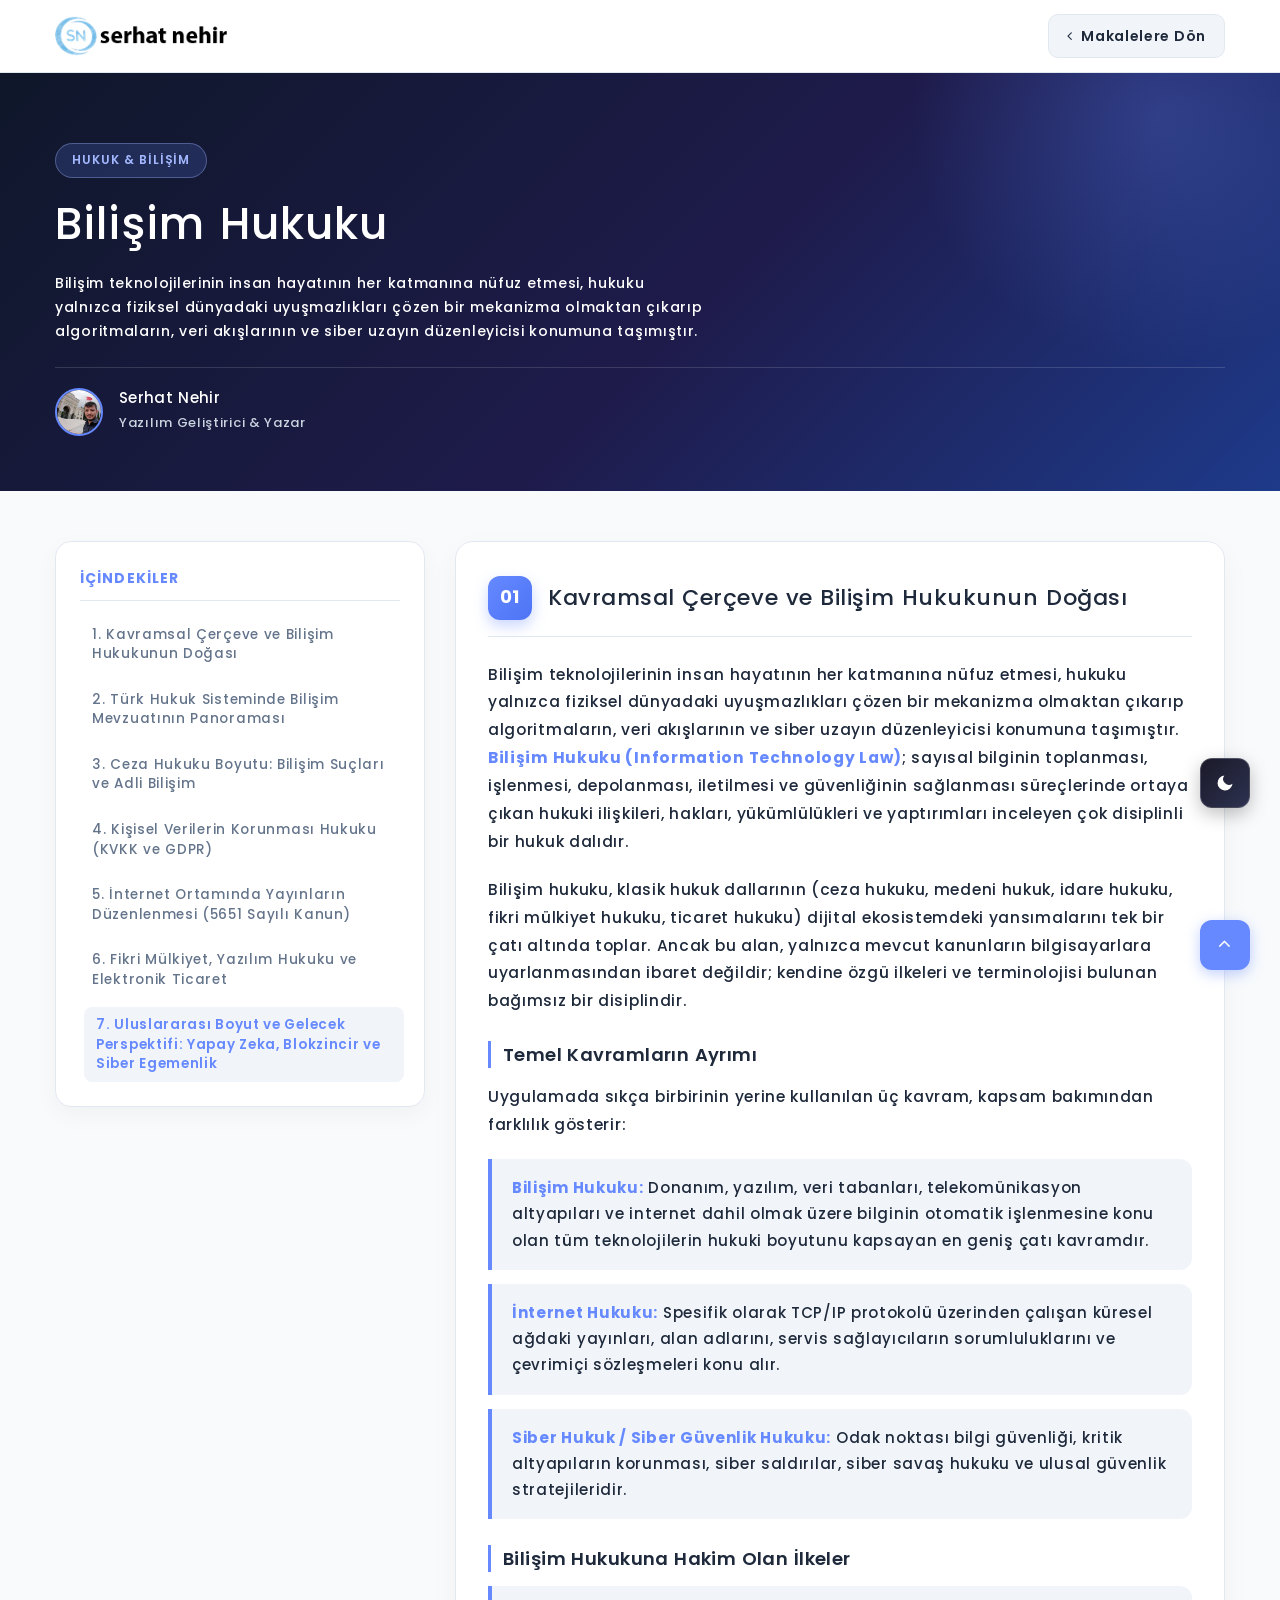
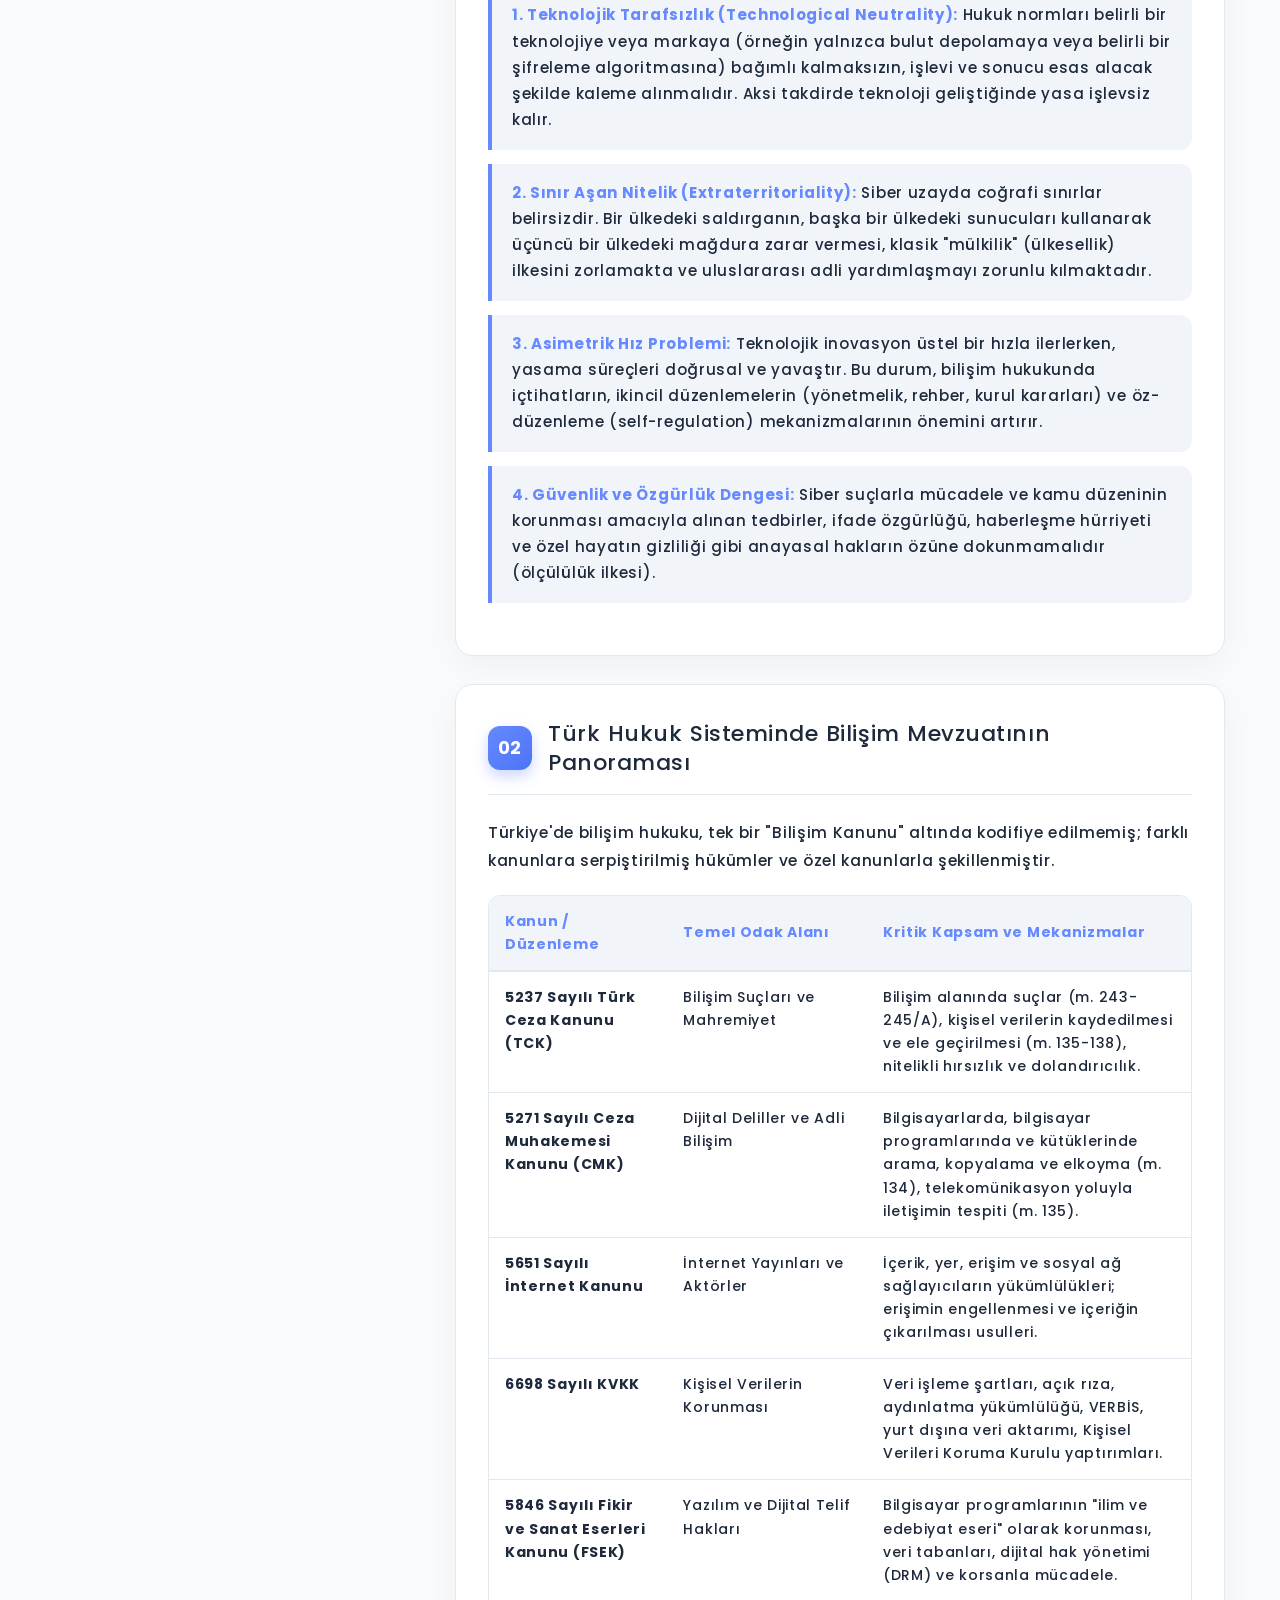
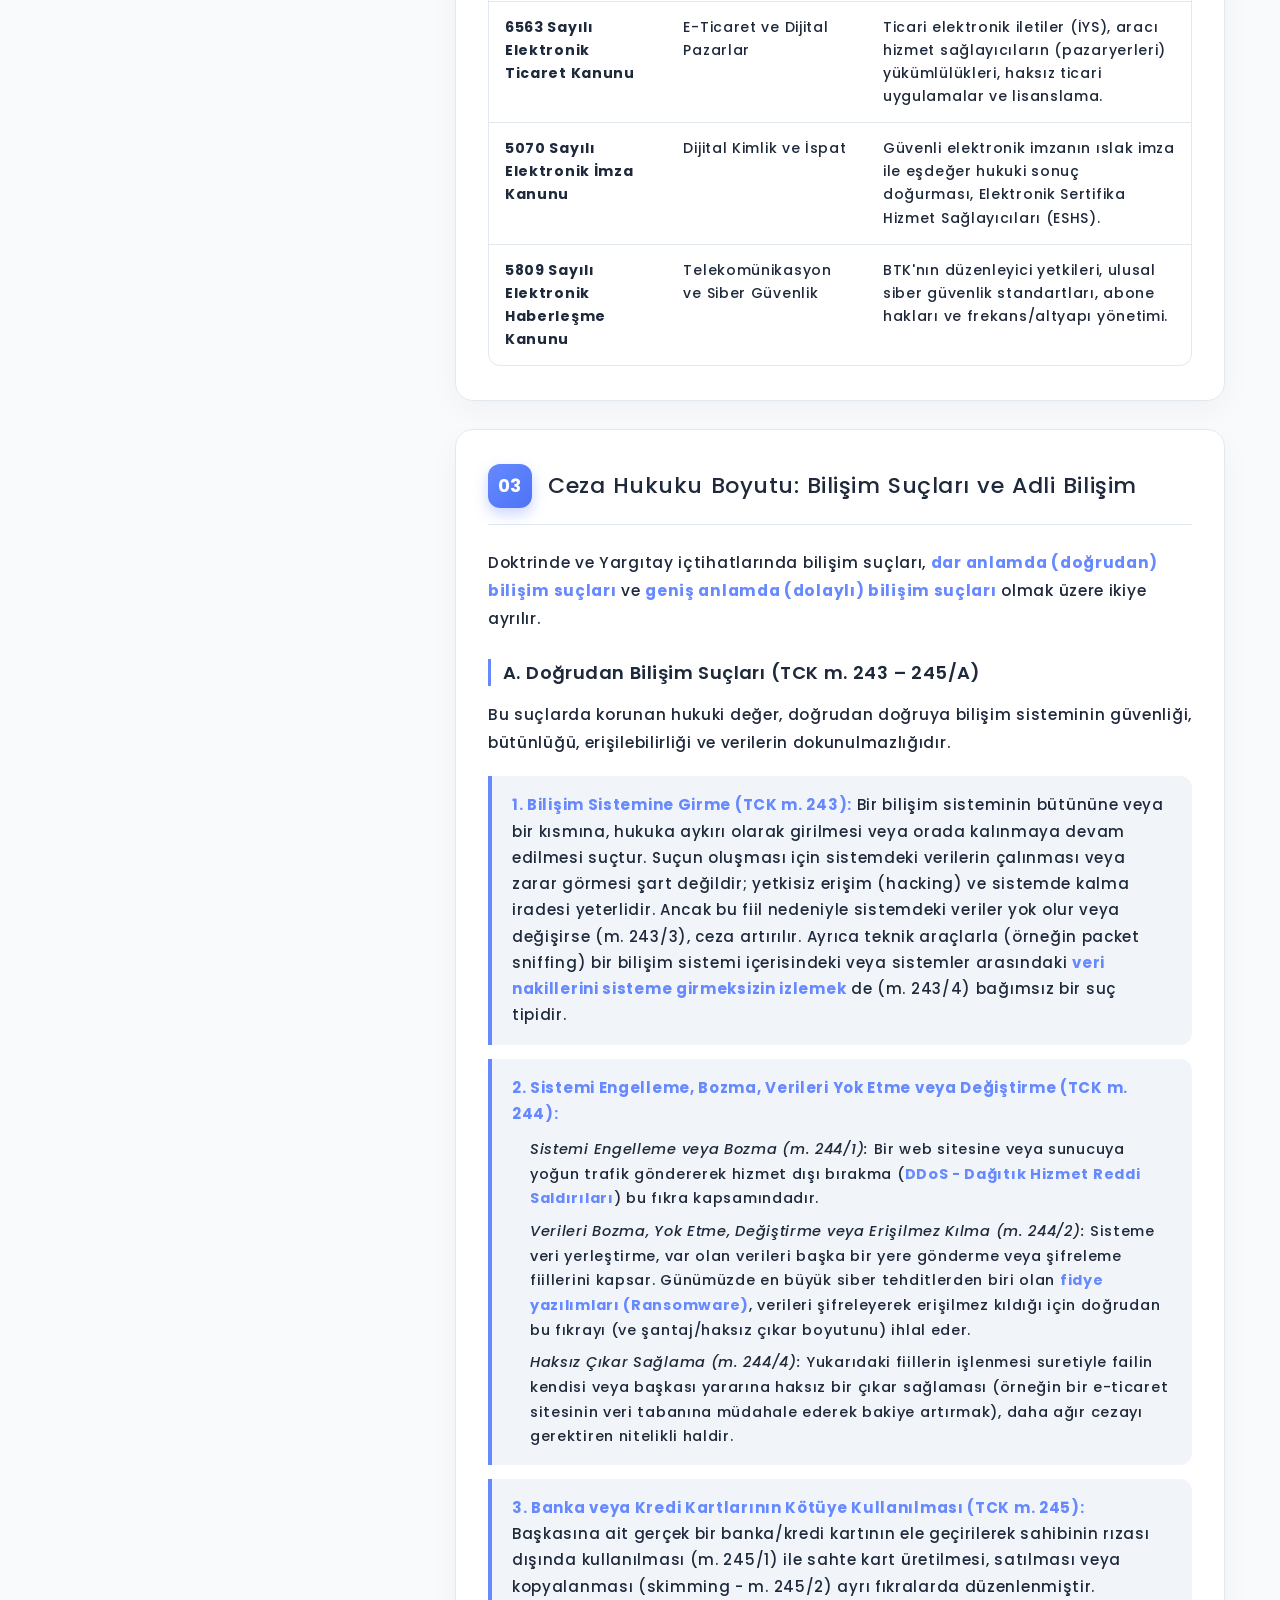
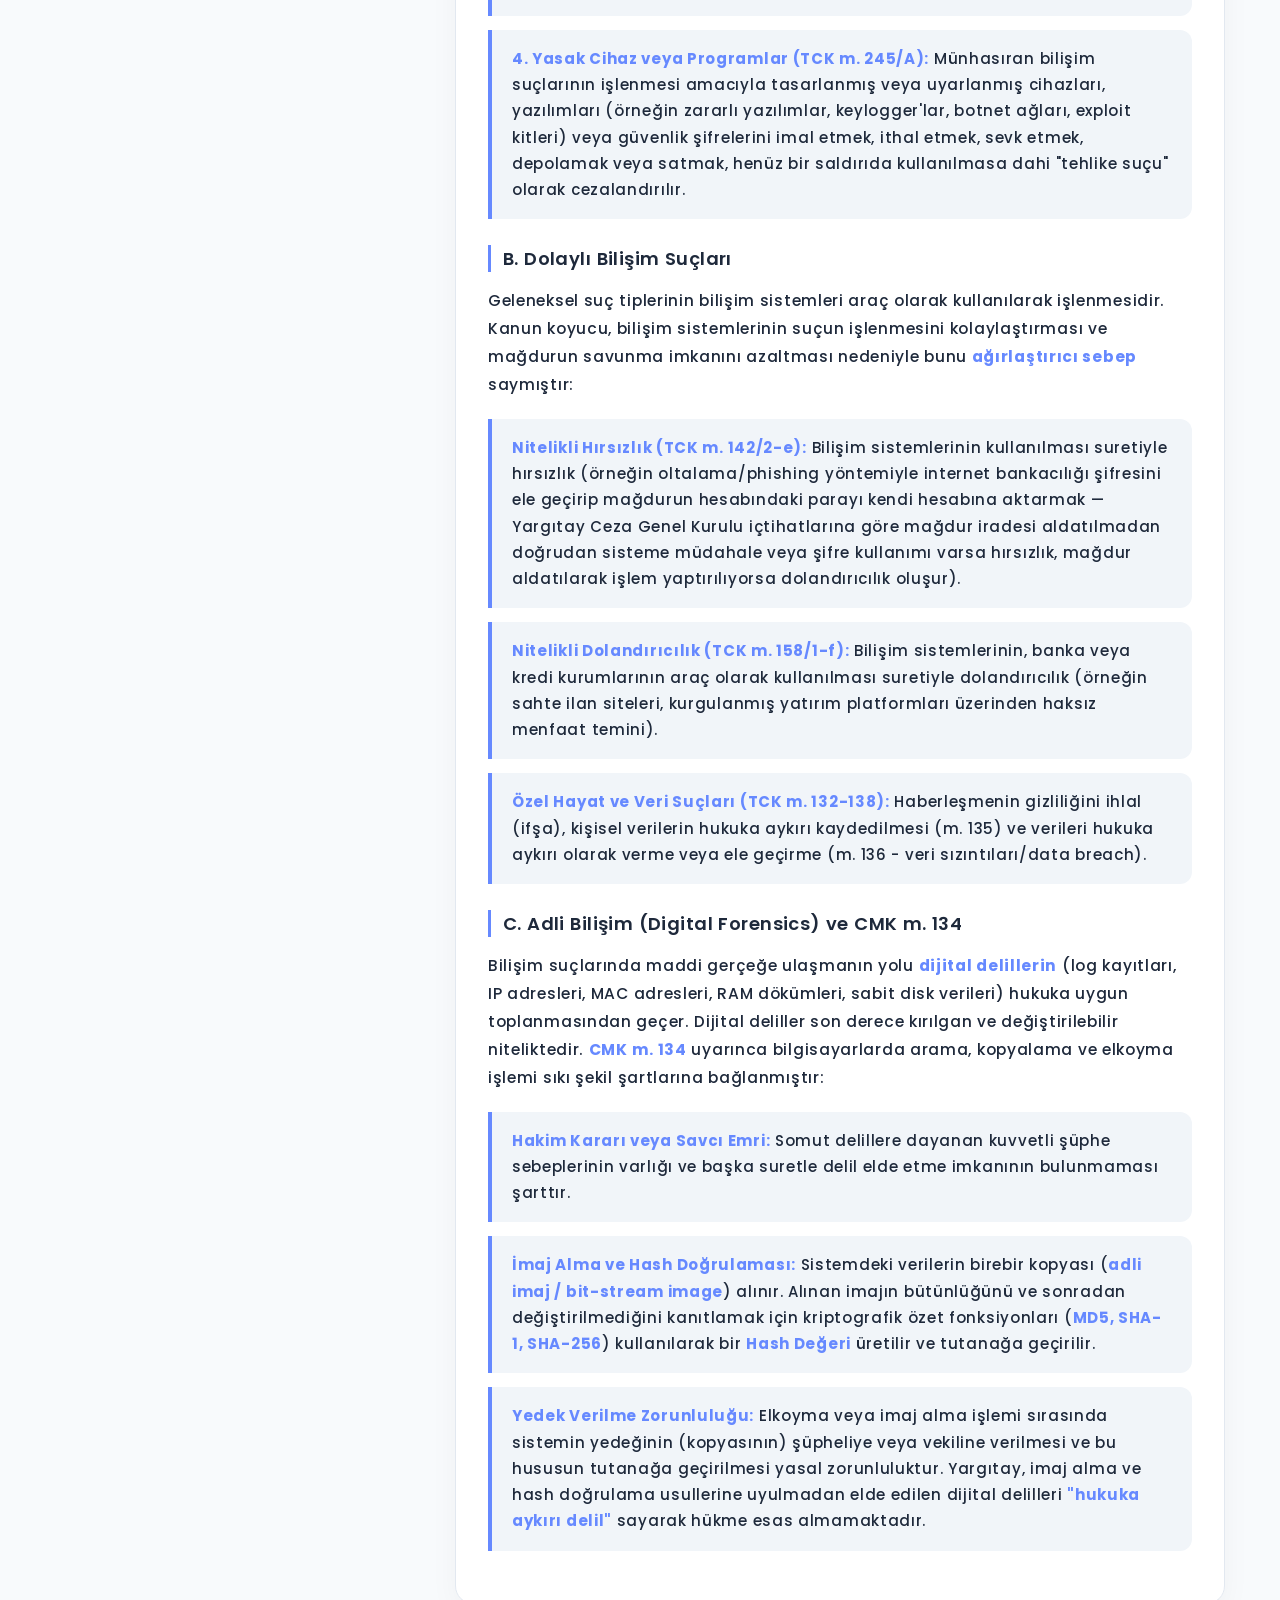
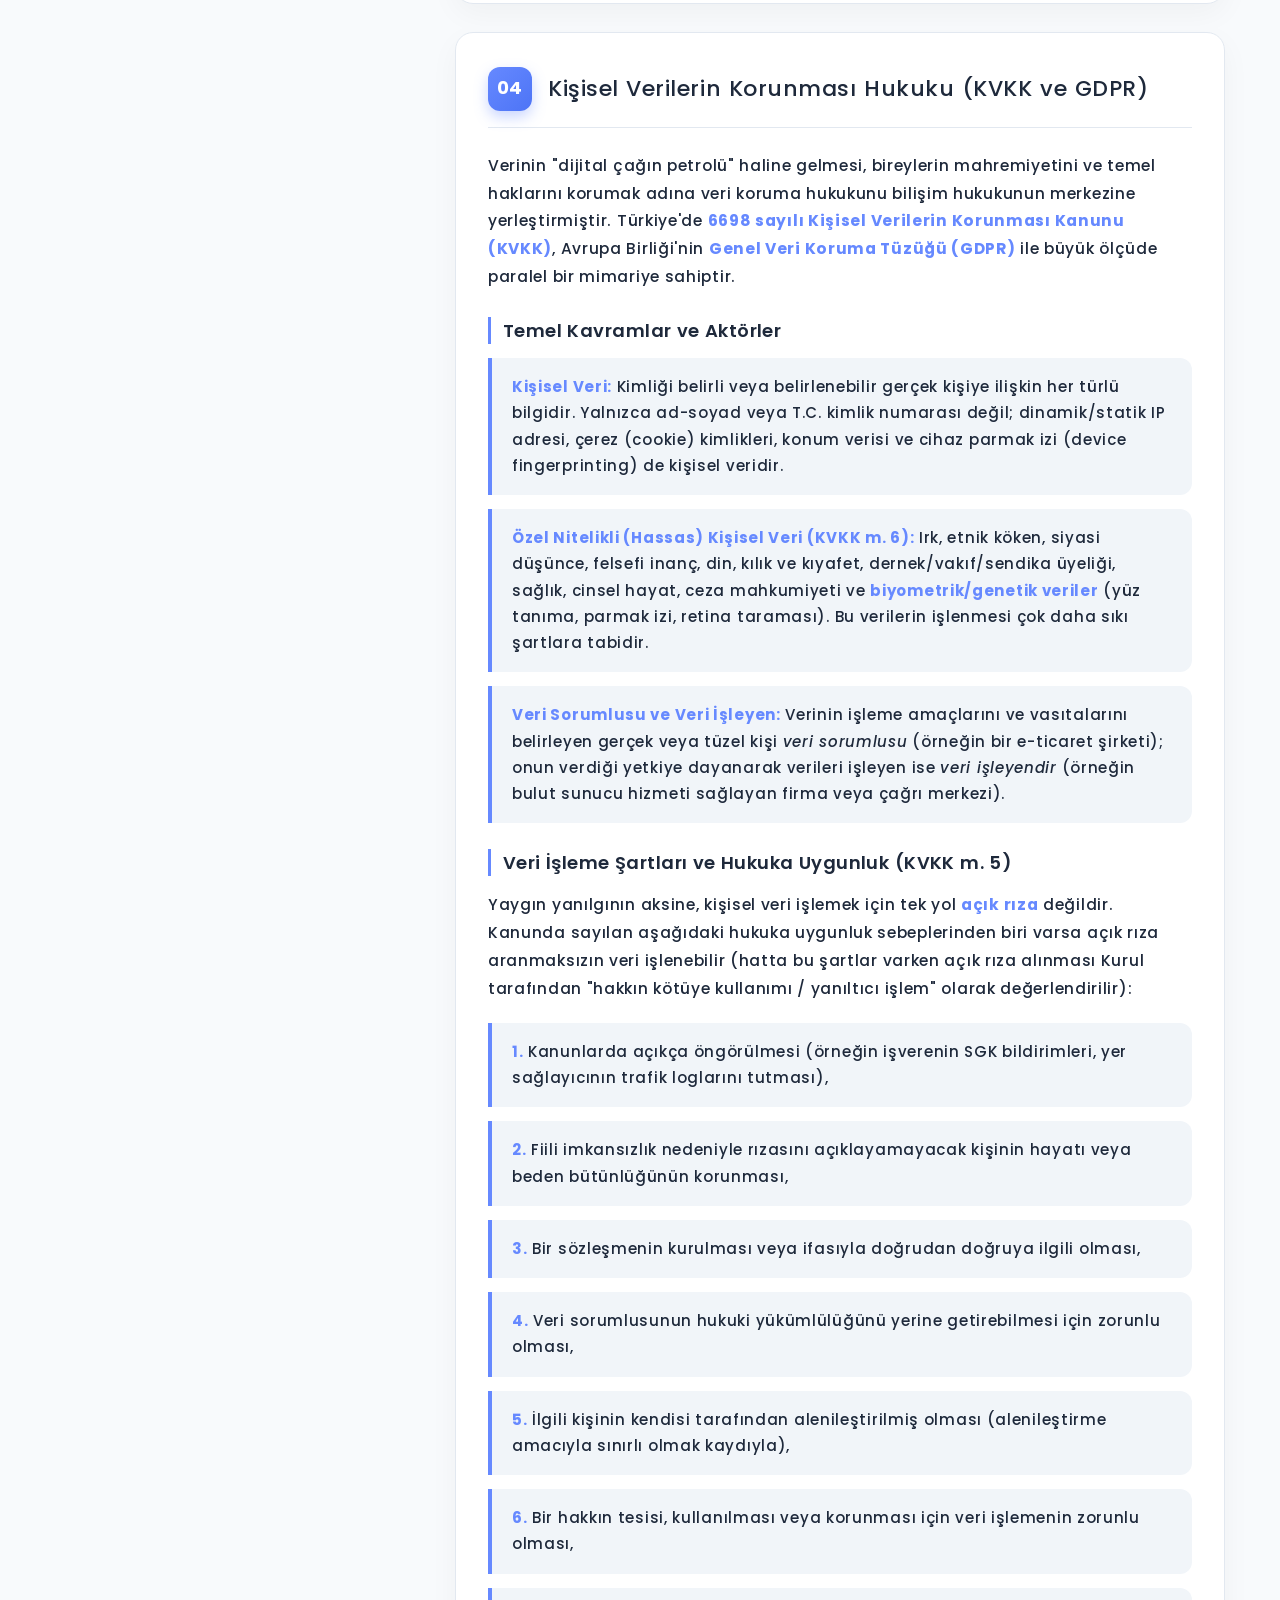
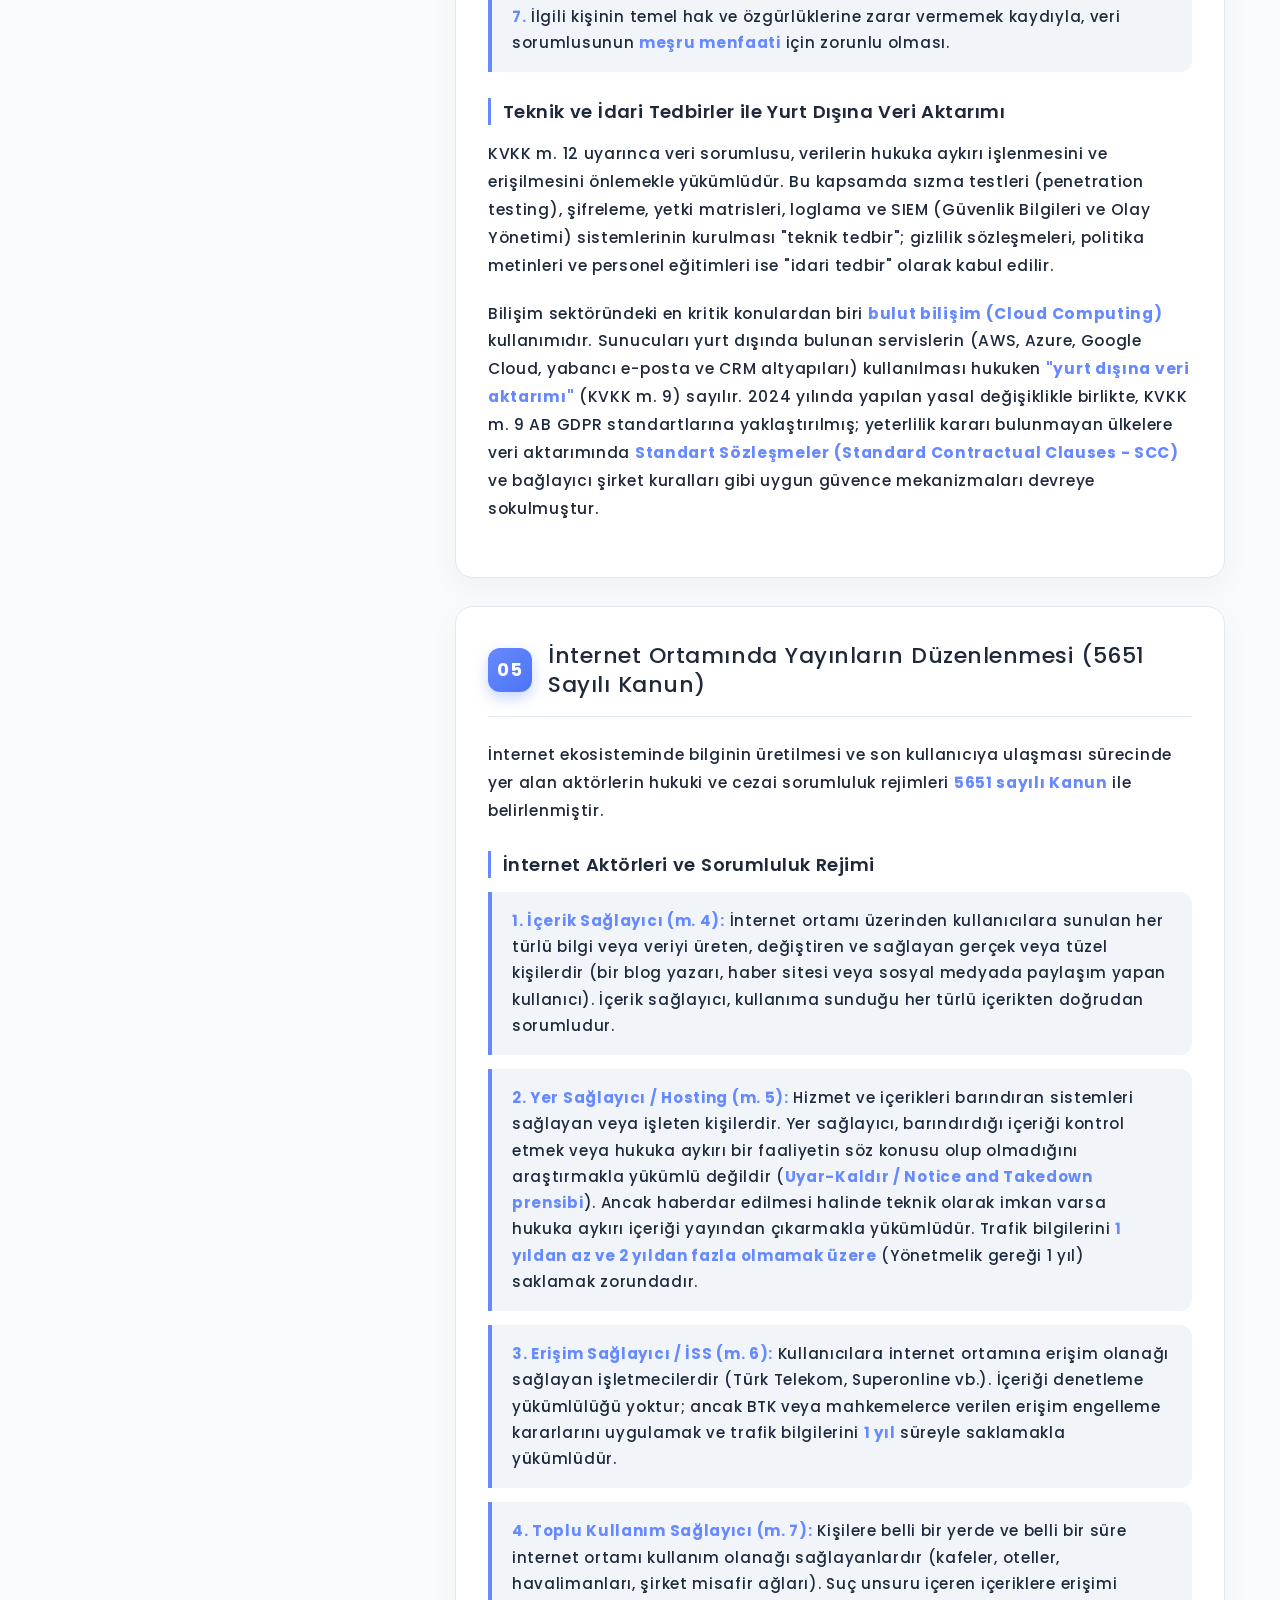
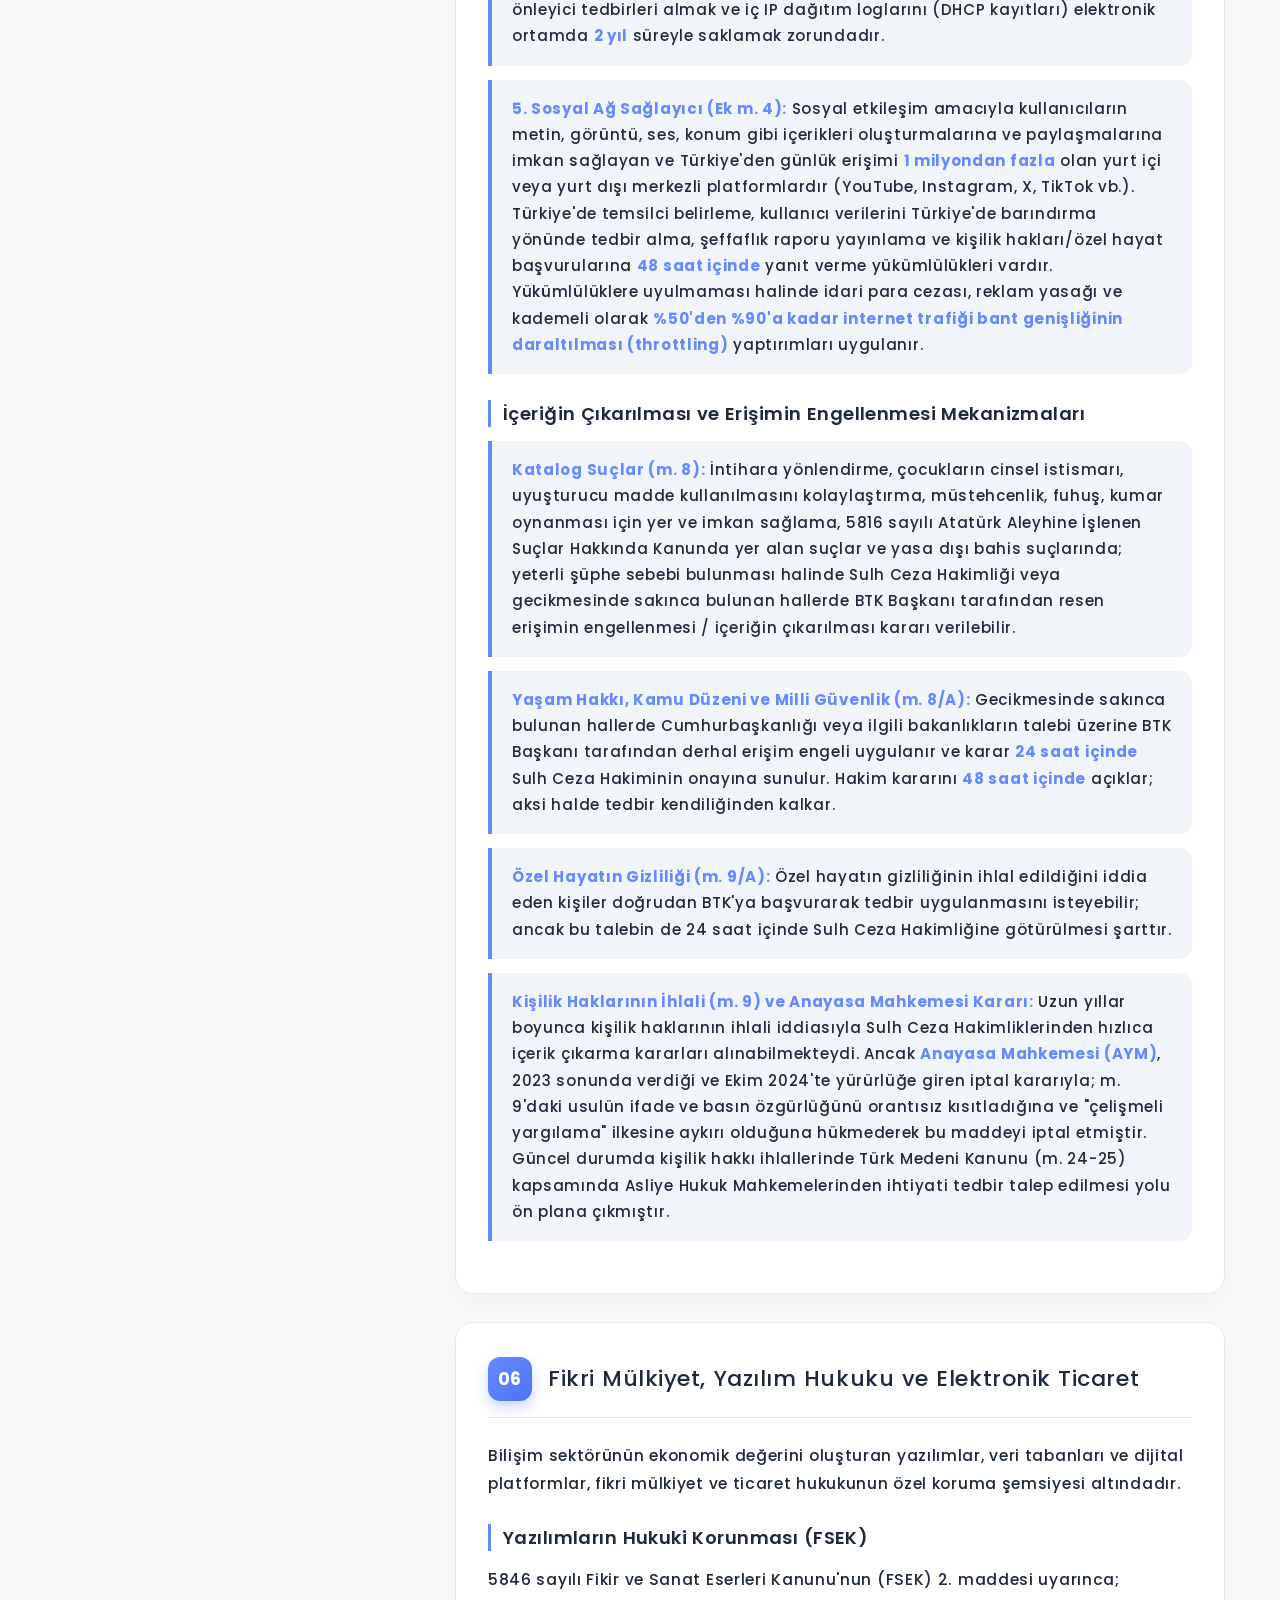
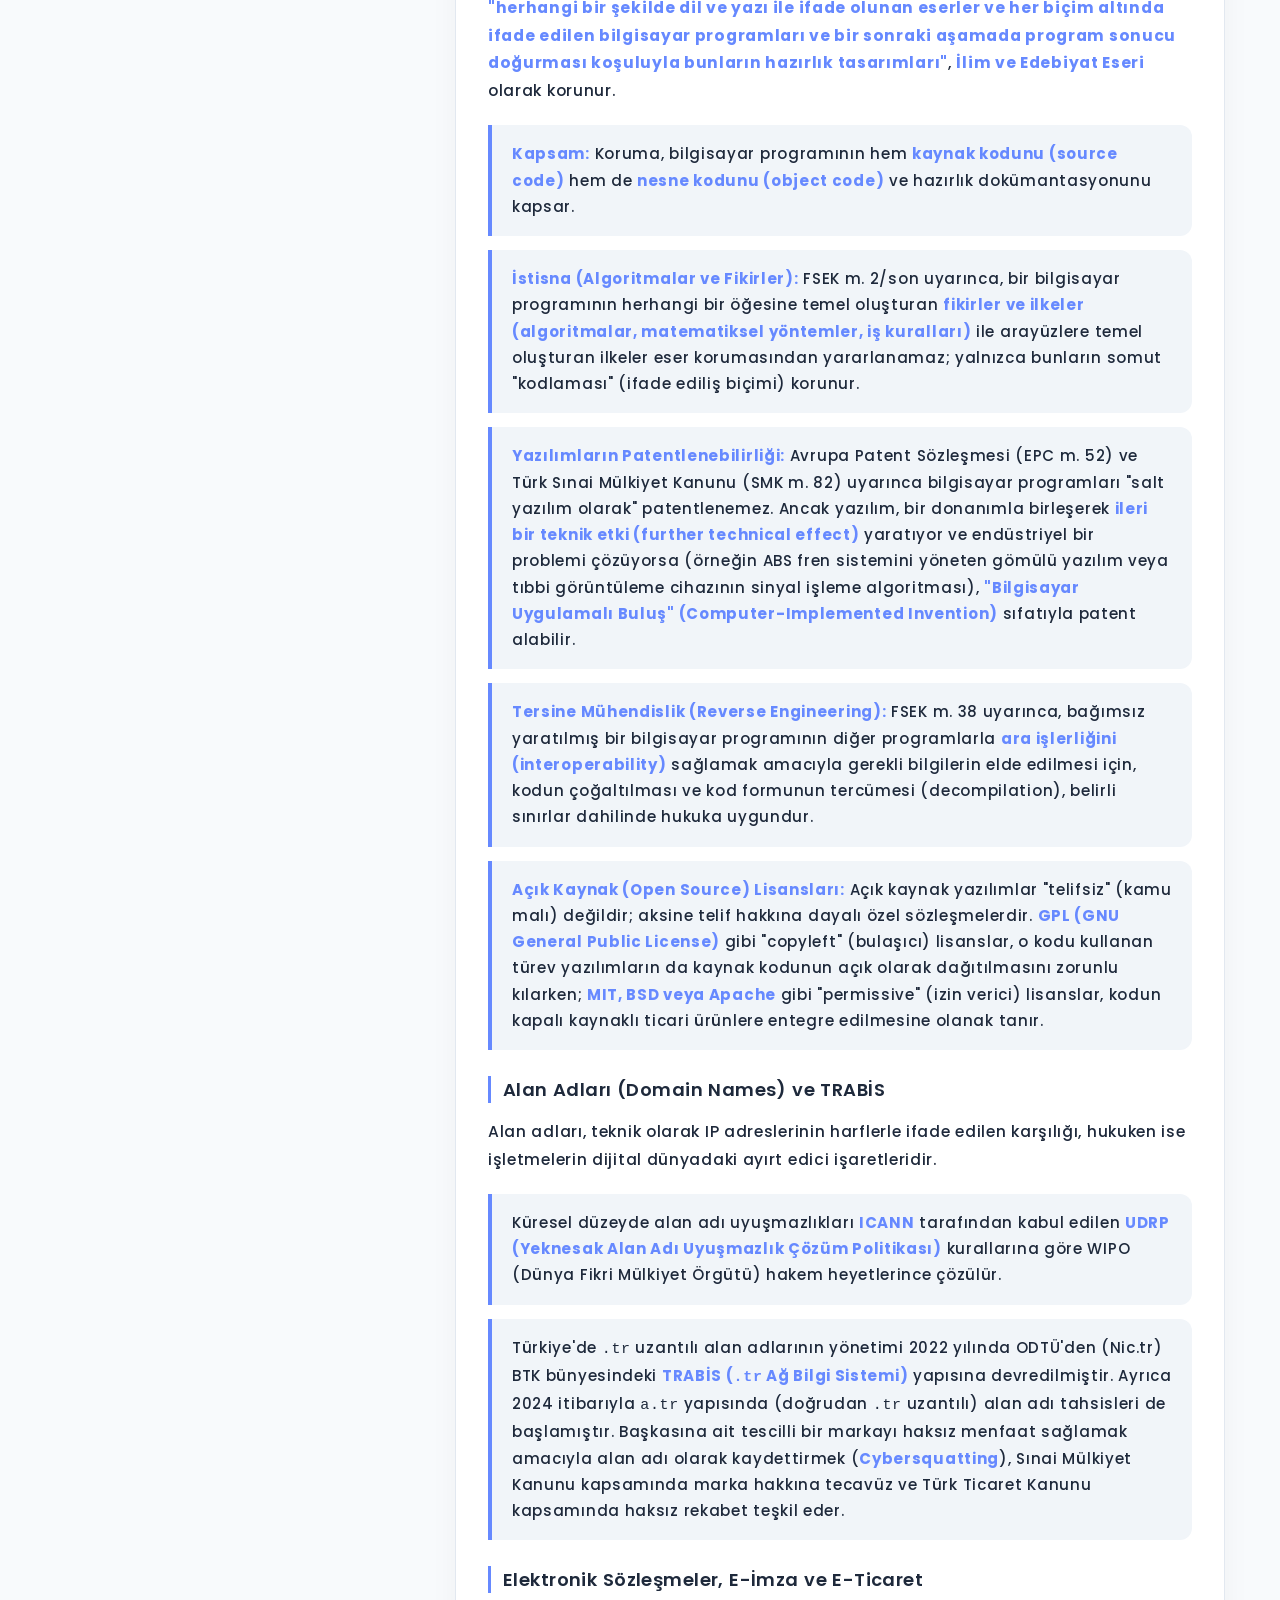
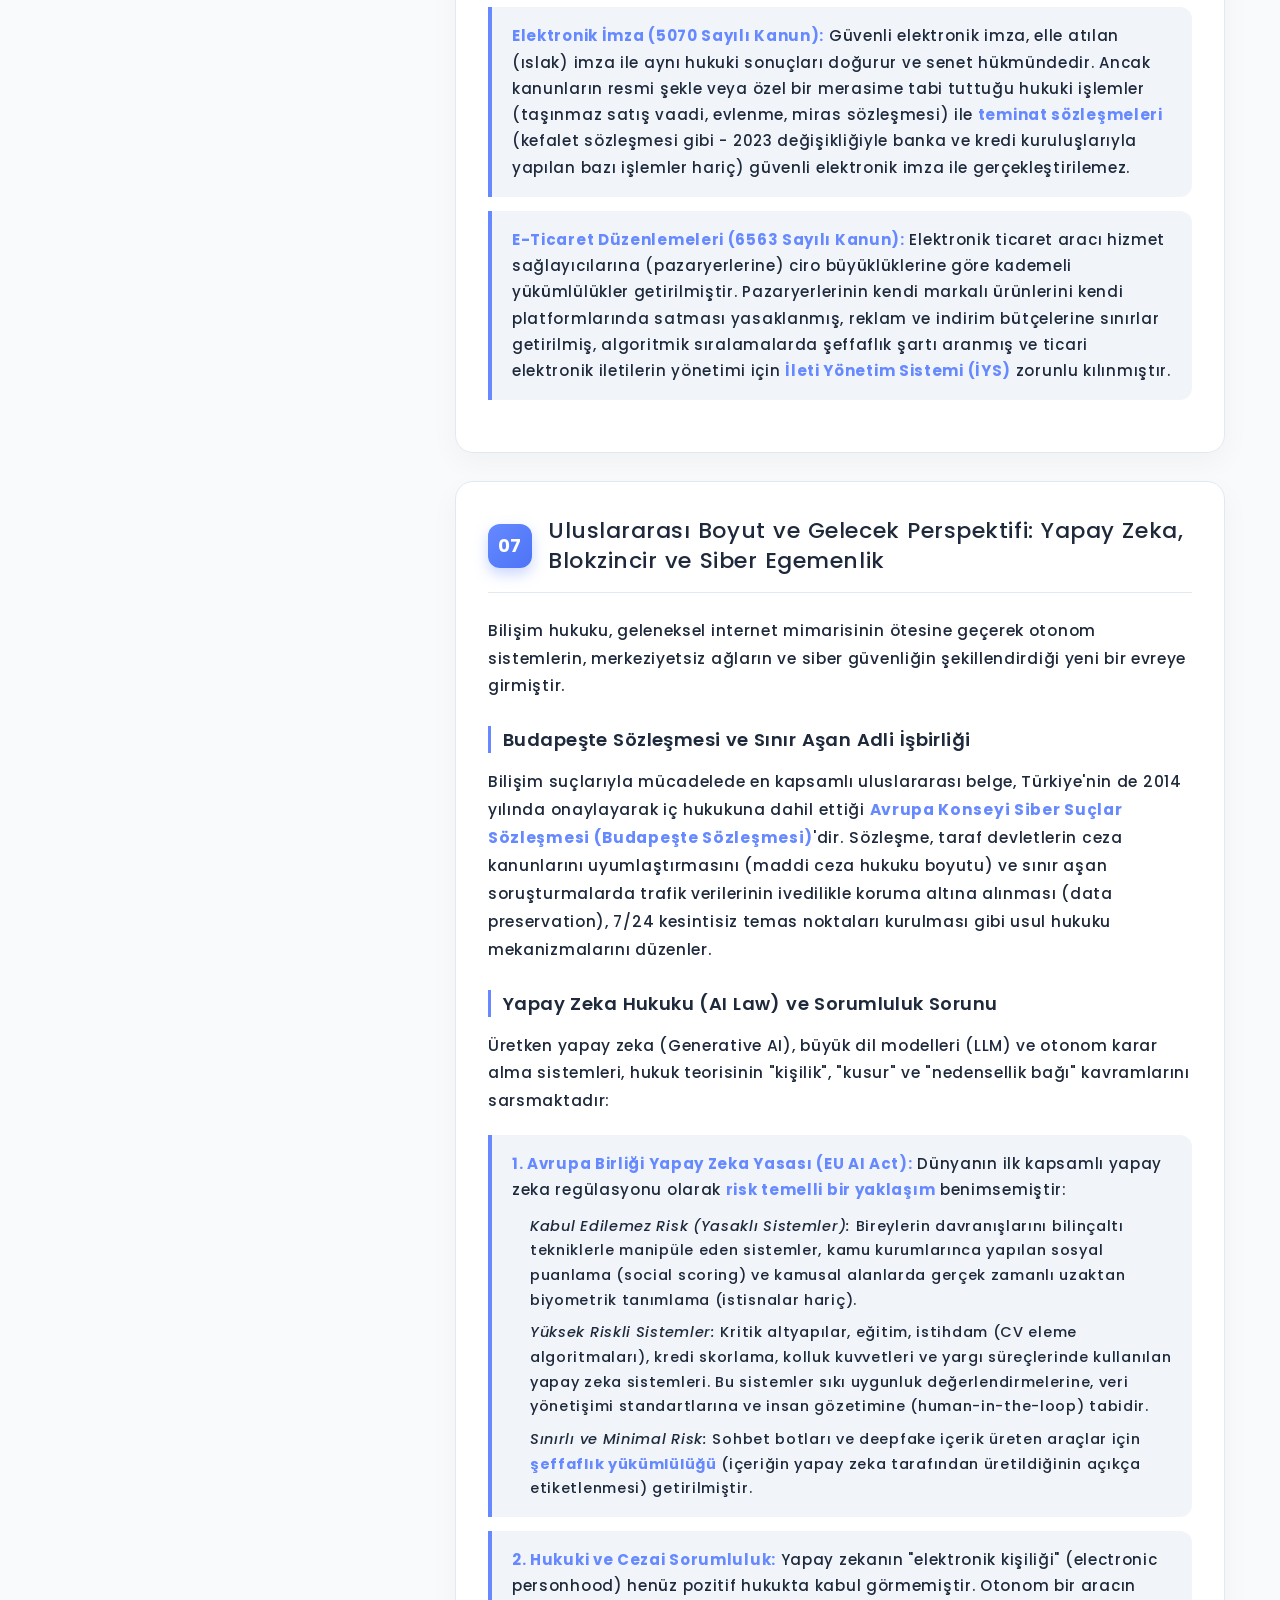
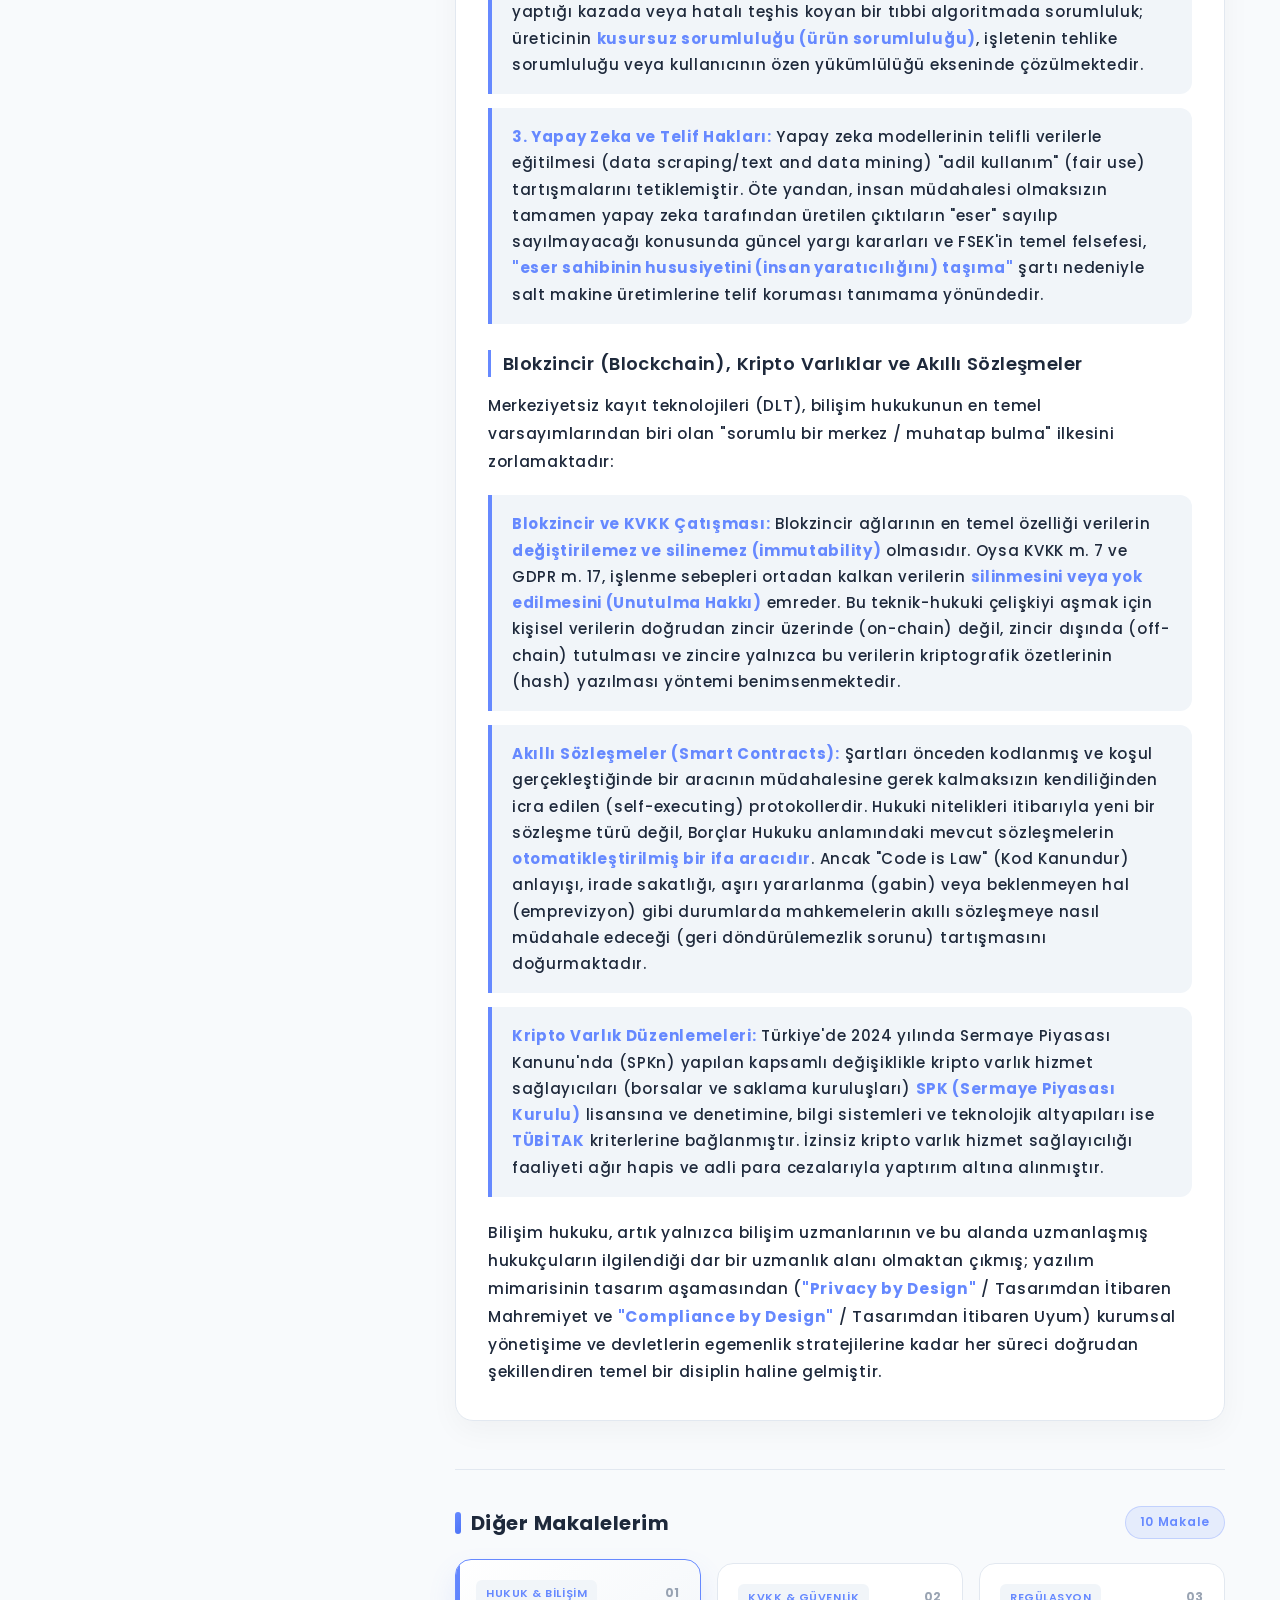
<file: makalelerim/bilisim_hukuku.html>
<!DOCTYPE html>
<html class="wide" lang="tr">
  <head>
    <title>Bilişim Hukuku | Serhat Nehir</title>
    <meta name="format-detection" content="telephone=no">
    <meta name="viewport" content="width=device-width, initial-scale=1.0, maximum-scale=1.0, user-scalable=yes">
    <meta http-equiv="X-UA-Compatible" content="IE=edge">
    <meta charset="utf-8">
    <link rel="icon" href="../images/favicon.ico" type="image/x-icon">
    <link rel="canonical" href="https://www.serhatnehir.com.tr/makalelerim/bilisim_hukuku.html">
    <meta name="description" content="Bilişim Hukuku: Dijital Çağın Normatif Mimarisi, TCK bilişim suçları, CMK 134 adli bilişim, KVKK, 5651 sayılı İnternet Kanunu, FSEK yazılım hukuku, yapay zeka ve blokzincir düzenlemeleri - Serhat Nehir" />
    <!-- Open Graph / Sosyal Medya Paylaşım Etiketleri -->
    <meta property="og:type" content="article">
    <meta property="og:locale" content="tr_TR">
    <meta property="og:site_name" content="Serhat Nehir">
    <meta property="og:title" content="Bilişim Hukuku | Serhat Nehir">
    <meta property="og:description" content="Bilişim teknolojilerinin hukuki boyutu, Türk Ceza Kanunu bilişim suçları, adli bilişim, KVKK, 5651 sayılı Kanun, yazılım telif hakları, yapay zeka ve blokzincir hukuku.">
    <meta property="og:url" content="https://www.serhatnehir.com.tr/makalelerim/bilisim_hukuku.html">
    <meta property="og:image" content="https://www.serhatnehir.com.tr/images/makaleler/bilisim_hukuku.jpg">
    <meta name="twitter:card" content="summary_large_image">
    <meta name="twitter:title" content="Bilişim Hukuku | Serhat Nehir">
    <meta name="twitter:description" content="Bilişim Hukuku kavramı, TCK bilişim suçları, adli bilişim, 5651 sayılı kanun, KVKK, yazılım hukuku ve yapay zeka regülasyonları.">
    <meta name="twitter:image" content="https://www.serhatnehir.com.tr/images/makaleler/bilisim_hukuku.jpg">
    <!-- Google Fonts: Poppins -->
    <link rel="preconnect" href="https://fonts.googleapis.com">
    <link rel="preconnect" href="https://fonts.gstatic.com" crossorigin>
    <link href="https://fonts.googleapis.com/css2?family=Poppins:wght@300;400;500;600;700&display=swap" rel="stylesheet">
    <link rel="stylesheet" href="../css/bootstrap.css">
    <link rel="stylesheet" href="../css/fonts.css">
    <link rel="stylesheet" href="../css/style.css">
    <!-- Yapısal Veri (Schema.org JSON-LD) -->
    <script type="application/ld+json">
{
      "@context": "https://schema.org",
      "@type": "Article",
      "headline": "Bilişim Hukuku | Serhat Nehir",
      "description": "Bilişim teknolojilerinin hukuki boyutu, Türk Ceza Kanunu bilişim suçları, adli bilişim, KVKK, 5651 sayılı Kanun, yazılım telif hakları, yapay zeka ve blokzincir hukuku.",
      "image": "https://www.serhatnehir.com.tr/images/makaleler/bilisim_hukuku.jpg",
      "author": {
            "@type": "Person",
            "name": "Serhat Nehir",
            "url": "https://www.serhatnehir.com.tr/"
      },
      "publisher": {
            "@type": "Person",
            "name": "Serhat Nehir"
      },
      "mainEntityOfPage": {
            "@type": "WebPage",
            "@id": "https://www.serhatnehir.com.tr/makalelerim/bilisim_hukuku.html"
      },
      "datePublished": "2026-11-04",
      "dateModified": "2026-11-04",
      "inLanguage": "tr-TR"
}
    </script>
  </head>

  <body class="article-page">
    <div id="scroll-progress"></div>

    <!-- Üst Bar -->
    <header class="article-topbar">
      <div class="container article-topbar-inner">
        <a href="../index.html" aria-label="Serhat Nehir Ana Sayfa"><img src="../images/logo_siyah.png" alt="Serhat Nehir Logo" width="180" height="40"/></a>
        <a class="back-home-btn" href="../index.html#makalelerim" aria-label="Makalelere Dön"><span class="fa fa-angle-left"></span> Makalelere Dön</a>
      </div>
    </header>

    <!-- Başlık (Hero) Alanı -->
    <section class="article-hero">
      <div class="container">
        <span class="article-category-pill">Hukuk &amp; Bilişim</span>
        <h1>Bilişim Hukuku</h1>
        <p class="text-width-large">Bilişim teknolojilerinin insan hayatının her katmanına nüfuz etmesi, hukuku yalnızca fiziksel dünyadaki uyuşmazlıkları çözen bir mekanizma olmaktan çıkarıp algoritmaların, veri akışlarının ve siber uzayın düzenleyicisi konumuna taşımıştır.</p>
        <div class="article-author-bar">
          <img class="article-author-avatar" src="../images/sn.jpg" alt="Serhat Nehir" width="48" height="48" loading="lazy" />
          <div class="article-author-info">
            <h6>Serhat Nehir</h6>
            <span>Yazılım Geliştirici &amp; Yazar</span>
          </div>
        </div>
      </div>
    </section>

    <!-- Ana İçerik -->
    <main class="article-main-wrap">
      <div class="container">
        <div class="row">
          <!-- Sol Menü: İçindekiler -->
          <div class="col-lg-4">
            <aside class="toc-card">
              <div class="toc-title">İçindekiler</div>
              <ul class="toc-list">
                <li><a href="#bolum-1">1. Kavramsal Çerçeve ve Bilişim Hukukunun Doğası</a></li>
                <li><a href="#bolum-2">2. Türk Hukuk Sisteminde Bilişim Mevzuatının Panoraması</a></li>
                <li><a href="#bolum-3">3. Ceza Hukuku Boyutu: Bilişim Suçları ve Adli Bilişim</a></li>
                <li><a href="#bolum-4">4. Kişisel Verilerin Korunması Hukuku (KVKK ve GDPR)</a></li>
                <li><a href="#bolum-5">5. İnternet Ortamında Yayınların Düzenlenmesi (5651 Sayılı Kanun)</a></li>
                <li><a href="#bolum-6">6. Fikri Mülkiyet, Yazılım Hukuku ve Elektronik Ticaret</a></li>
                <li><a href="#bolum-7">7. Uluslararası Boyut ve Gelecek Perspektifi: Yapay Zeka, Blokzincir ve Siber Egemenlik</a></li>
              </ul>
            </aside>
          </div>

          <!-- Sağ Sütun: Makale Bölümleri -->
          <div class="col-lg-8">

            <!-- BÖLÜM 1 -->
            <section class="article-section-card" id="bolum-1">
              <div class="section-header-row">
                <div class="section-num-badge">01</div>
                <h3>Kavramsal Çerçeve ve Bilişim Hukukunun Doğası</h3>
              </div>
              <p class="article-prose">
                Bilişim teknolojilerinin insan hayatının her katmanına nüfuz etmesi, hukuku yalnızca fiziksel dünyadaki uyuşmazlıkları çözen bir mekanizma olmaktan çıkarıp algoritmaların, veri akışlarının ve siber uzayın düzenleyicisi konumuna taşımıştır. <strong>Bilişim Hukuku (Information Technology Law)</strong>; sayısal bilginin toplanması, işlenmesi, depolanması, iletilmesi ve güvenliğinin sağlanması süreçlerinde ortaya çıkan hukuki ilişkileri, hakları, yükümlülükleri ve yaptırımları inceleyen çok disiplinli bir hukuk dalıdır.
              </p>
              <p class="article-prose">
                Bilişim hukuku, klasik hukuk dallarının (ceza hukuku, medeni hukuk, idare hukuku, fikri mülkiyet hukuku, ticaret hukuku) dijital ekosistemdeki yansımalarını tek bir çatı altında toplar. Ancak bu alan, yalnızca mevcut kanunların bilgisayarlara uyarlanmasından ibaret değildir; kendine özgü ilkeleri ve terminolojisi bulunan bağımsız bir disiplindir.
              </p>

              <h4 class="article-subheading">Temel Kavramların Ayrımı</h4>
              <p class="article-prose">Uygulamada sıkça birbirinin yerine kullanılan üç kavram, kapsam bakımından farklılık gösterir:</p>
              <ul class="article-topic-list">
                <li><strong>Bilişim Hukuku:</strong> Donanım, yazılım, veri tabanları, telekomünikasyon altyapıları ve internet dahil olmak üzere bilginin otomatik işlenmesine konu olan tüm teknolojilerin hukuki boyutunu kapsayan en geniş çatı kavramdır.</li>
                <li><strong>İnternet Hukuku:</strong> Spesifik olarak TCP/IP protokolü üzerinden çalışan küresel ağdaki yayınları, alan adlarını, servis sağlayıcıların sorumluluklarını ve çevrimiçi sözleşmeleri konu alır.</li>
                <li><strong>Siber Hukuk / Siber Güvenlik Hukuku:</strong> Odak noktası bilgi güvenliği, kritik altyapıların korunması, siber saldırılar, siber savaş hukuku ve ulusal güvenlik stratejileridir.</li>
              </ul>

              <h4 class="article-subheading">Bilişim Hukukuna Hakim Olan İlkeler</h4>
              <ul class="article-topic-list">
                <li><strong>1. Teknolojik Tarafsızlık (Technological Neutrality):</strong> Hukuk normları belirli bir teknolojiye veya markaya (örneğin yalnızca bulut depolamaya veya belirli bir şifreleme algoritmasına) bağımlı kalmaksızın, işlevi ve sonucu esas alacak şekilde kaleme alınmalıdır. Aksi takdirde teknoloji geliştiğinde yasa işlevsiz kalır.</li>
                <li><strong>2. Sınır Aşan Nitelik (Extraterritoriality):</strong> Siber uzayda coğrafi sınırlar belirsizdir. Bir ülkedeki saldırganın, başka bir ülkedeki sunucuları kullanarak üçüncü bir ülkedeki mağdura zarar vermesi, klasik "mülkilik" (ülkesellik) ilkesini zorlamakta ve uluslararası adli yardımlaşmayı zorunlu kılmaktadır.</li>
                <li><strong>3. Asimetrik Hız Problemi:</strong> Teknolojik inovasyon üstel bir hızla ilerlerken, yasama süreçleri doğrusal ve yavaştır. Bu durum, bilişim hukukunda içtihatların, ikincil düzenlemelerin (yönetmelik, rehber, kurul kararları) ve öz-düzenleme (self-regulation) mekanizmalarının önemini artırır.</li>
                <li><strong>4. Güvenlik ve Özgürlük Dengesi:</strong> Siber suçlarla mücadele ve kamu düzeninin korunması amacıyla alınan tedbirler, ifade özgürlüğü, haberleşme hürriyeti ve özel hayatın gizliliği gibi anayasal hakların özüne dokunmamalıdır (ölçülülük ilkesi).</li>
              </ul>
            </section>

            <!-- BÖLÜM 2 -->
            <section class="article-section-card" id="bolum-2">
              <div class="section-header-row">
                <div class="section-num-badge">02</div>
                <h3>Türk Hukuk Sisteminde Bilişim Mevzuatının Panoraması</h3>
              </div>
              <p class="article-prose">
                Türkiye'de bilişim hukuku, tek bir "Bilişim Kanunu" altında kodifiye edilmemiş; farklı kanunlara serpiştirilmiş hükümler ve özel kanunlarla şekillenmiştir.
              </p>
              <div class="law-table-wrap">
                <table class="law-table">
                  <thead>
                    <tr>
                      <th>Kanun / Düzenleme</th>
                      <th>Temel Odak Alanı</th>
                      <th>Kritik Kapsam ve Mekanizmalar</th>
                    </tr>
                  </thead>
                  <tbody>
                    <tr>
                      <td><strong>5237 Sayılı Türk Ceza Kanunu (TCK)</strong></td>
                      <td>Bilişim Suçları ve Mahremiyet</td>
                      <td>Bilişim alanında suçlar (m. 243-245/A), kişisel verilerin kaydedilmesi ve ele geçirilmesi (m. 135-138), nitelikli hırsızlık ve dolandırıcılık.</td>
                    </tr>
                    <tr>
                      <td><strong>5271 Sayılı Ceza Muhakemesi Kanunu (CMK)</strong></td>
                      <td>Dijital Deliller ve Adli Bilişim</td>
                      <td>Bilgisayarlarda, bilgisayar programlarında ve kütüklerinde arama, kopyalama ve elkoyma (m. 134), telekomünikasyon yoluyla iletişimin tespiti (m. 135).</td>
                    </tr>
                    <tr>
                      <td><strong>5651 Sayılı İnternet Kanunu</strong></td>
                      <td>İnternet Yayınları ve Aktörler</td>
                      <td>İçerik, yer, erişim ve sosyal ağ sağlayıcıların yükümlülükleri; erişimin engellenmesi ve içeriğin çıkarılması usulleri.</td>
                    </tr>
                    <tr>
                      <td><strong>6698 Sayılı KVKK</strong></td>
                      <td>Kişisel Verilerin Korunması</td>
                      <td>Veri işleme şartları, açık rıza, aydınlatma yükümlülüğü, VERBİS, yurt dışına veri aktarımı, Kişisel Verileri Koruma Kurulu yaptırımları.</td>
                    </tr>
                    <tr>
                      <td><strong>5846 Sayılı Fikir ve Sanat Eserleri Kanunu (FSEK)</strong></td>
                      <td>Yazılım ve Dijital Telif Hakları</td>
                      <td>Bilgisayar programlarının "ilim ve edebiyat eseri" olarak korunması, veri tabanları, dijital hak yönetimi (DRM) ve korsanla mücadele.</td>
                    </tr>
                    <tr>
                      <td><strong>6563 Sayılı Elektronik Ticaret Kanunu</strong></td>
                      <td>E-Ticaret ve Dijital Pazarlar</td>
                      <td>Ticari elektronik iletiler (İYS), aracı hizmet sağlayıcıların (pazaryerleri) yükümlülükleri, haksız ticari uygulamalar ve lisanslama.</td>
                    </tr>
                    <tr>
                      <td><strong>5070 Sayılı Elektronik İmza Kanunu</strong></td>
                      <td>Dijital Kimlik ve İspat</td>
                      <td>Güvenli elektronik imzanın ıslak imza ile eşdeğer hukuki sonuç doğurması, Elektronik Sertifika Hizmet Sağlayıcıları (ESHS).</td>
                    </tr>
                    <tr>
                      <td><strong>5809 Sayılı Elektronik Haberleşme Kanunu</strong></td>
                      <td>Telekomünikasyon ve Siber Güvenlik</td>
                      <td>BTK'nın düzenleyici yetkileri, ulusal siber güvenlik standartları, abone hakları ve frekans/altyapı yönetimi.</td>
                    </tr>
                  </tbody>
                </table>
              </div>
            </section>

            <!-- BÖLÜM 3 -->
            <section class="article-section-card" id="bolum-3">
              <div class="section-header-row">
                <div class="section-num-badge">03</div>
                <h3>Ceza Hukuku Boyutu: Bilişim Suçları ve Adli Bilişim</h3>
              </div>
              <p class="article-prose">
                Doktrinde ve Yargıtay içtihatlarında bilişim suçları, <strong>dar anlamda (doğrudan) bilişim suçları</strong> ve <strong>geniş anlamda (dolaylı) bilişim suçları</strong> olmak üzere ikiye ayrılır.
              </p>

              <h4 class="article-subheading">A. Doğrudan Bilişim Suçları (TCK m. 243 – 245/A)</h4>
              <p class="article-prose">
                Bu suçlarda korunan hukuki değer, doğrudan doğruya bilişim sisteminin güvenliği, bütünlüğü, erişilebilirliği ve verilerin dokunulmazlığıdır.
              </p>
              <ul class="article-topic-list">
                <li>
                  <strong>1. Bilişim Sistemine Girme (TCK m. 243):</strong> Bir bilişim sisteminin bütününe veya bir kısmına, hukuka aykırı olarak girilmesi veya orada kalınmaya devam edilmesi suçtur. Suçun oluşması için sistemdeki verilerin çalınması veya zarar görmesi şart değildir; yetkisiz erişim (hacking) ve sistemde kalma iradesi yeterlidir. Ancak bu fiil nedeniyle sistemdeki veriler yok olur veya değişirse (m. 243/3), ceza artırılır. Ayrıca teknik araçlarla (örneğin packet sniffing) bir bilişim sistemi içerisindeki veya sistemler arasındaki <strong>veri nakillerini sisteme girmeksizin izlemek</strong> de (m. 243/4) bağımsız bir suç tipidir.
                </li>
                <li>
                  <strong>2. Sistemi Engelleme, Bozma, Verileri Yok Etme veya Değiştirme (TCK m. 244):</strong>
                  <ul class="nested-sublist">
                    <li><em>Sistemi Engelleme veya Bozma (m. 244/1):</em> Bir web sitesine veya sunucuya yoğun trafik göndererek hizmet dışı bırakma (<strong>DDoS - Dağıtık Hizmet Reddi Saldırıları</strong>) bu fıkra kapsamındadır.</li>
                    <li><em>Verileri Bozma, Yok Etme, Değiştirme veya Erişilmez Kılma (m. 244/2):</em> Sisteme veri yerleştirme, var olan verileri başka bir yere gönderme veya şifreleme fiillerini kapsar. Günümüzde en büyük siber tehditlerden biri olan <strong>fidye yazılımları (Ransomware)</strong>, verileri şifreleyerek erişilmez kıldığı için doğrudan bu fıkrayı (ve şantaj/haksız çıkar boyutunu) ihlal eder.</li>
                    <li><em>Haksız Çıkar Sağlama (m. 244/4):</em> Yukarıdaki fiillerin işlenmesi suretiyle failin kendisi veya başkası yararına haksız bir çıkar sağlaması (örneğin bir e-ticaret sitesinin veri tabanına müdahale ederek bakiye artırmak), daha ağır cezayı gerektiren nitelikli haldir.</li>
                  </ul>
                </li>
                <li>
                  <strong>3. Banka veya Kredi Kartlarının Kötüye Kullanılması (TCK m. 245):</strong> Başkasına ait gerçek bir banka/kredi kartının ele geçirilerek sahibinin rızası dışında kullanılması (m. 245/1) ile sahte kart üretilmesi, satılması veya kopyalanması (skimming - m. 245/2) ayrı fıkralarda düzenlenmiştir.
                </li>
                <li>
                  <strong>4. Yasak Cihaz veya Programlar (TCK m. 245/A):</strong> Münhasıran bilişim suçlarının işlenmesi amacıyla tasarlanmış veya uyarlanmış cihazları, yazılımları (örneğin zararlı yazılımlar, keylogger'lar, botnet ağları, exploit kitleri) veya güvenlik şifrelerini imal etmek, ithal etmek, sevk etmek, depolamak veya satmak, henüz bir saldırıda kullanılmasa dahi "tehlike suçu" olarak cezalandırılır.
                </li>
              </ul>

              <h4 class="article-subheading">B. Dolaylı Bilişim Suçları</h4>
              <p class="article-prose">
                Geleneksel suç tiplerinin bilişim sistemleri araç olarak kullanılarak işlenmesidir. Kanun koyucu, bilişim sistemlerinin suçun işlenmesini kolaylaştırması ve mağdurun savunma imkanını azaltması nedeniyle bunu <strong>ağırlaştırıcı sebep</strong> saymıştır:
              </p>
              <ul class="article-topic-list">
                <li><strong>Nitelikli Hırsızlık (TCK m. 142/2-e):</strong> Bilişim sistemlerinin kullanılması suretiyle hırsızlık (örneğin oltalama/phishing yöntemiyle internet bankacılığı şifresini ele geçirip mağdurun hesabındaki parayı kendi hesabına aktarmak — Yargıtay Ceza Genel Kurulu içtihatlarına göre mağdur iradesi aldatılmadan doğrudan sisteme müdahale veya şifre kullanımı varsa hırsızlık, mağdur aldatılarak işlem yaptırılıyorsa dolandırıcılık oluşur).</li>
                <li><strong>Nitelikli Dolandırıcılık (TCK m. 158/1-f):</strong> Bilişim sistemlerinin, banka veya kredi kurumlarının araç olarak kullanılması suretiyle dolandırıcılık (örneğin sahte ilan siteleri, kurgulanmış yatırım platformları üzerinden haksız menfaat temini).</li>
                <li><strong>Özel Hayat ve Veri Suçları (TCK m. 132-138):</strong> Haberleşmenin gizliliğini ihlal (ifşa), kişisel verilerin hukuka aykırı kaydedilmesi (m. 135) ve verileri hukuka aykırı olarak verme veya ele geçirme (m. 136 - veri sızıntıları/data breach).</li>
              </ul>

              <h4 class="article-subheading">C. Adli Bilişim (Digital Forensics) ve CMK m. 134</h4>
              <p class="article-prose">
                Bilişim suçlarında maddi gerçeğe ulaşmanın yolu <strong>dijital delillerin</strong> (log kayıtları, IP adresleri, MAC adresleri, RAM dökümleri, sabit disk verileri) hukuka uygun toplanmasından geçer. Dijital deliller son derece kırılgan ve değiştirilebilir niteliktedir. <strong>CMK m. 134</strong> uyarınca bilgisayarlarda arama, kopyalama ve elkoyma işlemi sıkı şekil şartlarına bağlanmıştır:
              </p>
              <ul class="article-topic-list">
                <li><strong>Hakim Kararı veya Savcı Emri:</strong> Somut delillere dayanan kuvvetli şüphe sebeplerinin varlığı ve başka suretle delil elde etme imkanının bulunmaması şarttır.</li>
                <li><strong>İmaj Alma ve Hash Doğrulaması:</strong> Sistemdeki verilerin birebir kopyası (<strong>adli imaj / bit-stream image</strong>) alınır. Alınan imajın bütünlüğünü ve sonradan değiştirilmediğini kanıtlamak için kriptografik özet fonksiyonları (<strong>MD5, SHA-1, SHA-256</strong>) kullanılarak bir <strong>Hash Değeri</strong> üretilir ve tutanağa geçirilir.</li>
                <li><strong>Yedek Verilme Zorunluluğu:</strong> Elkoyma veya imaj alma işlemi sırasında sistemin yedeğinin (kopyasının) şüpheliye veya vekiline verilmesi ve bu hususun tutanağa geçirilmesi yasal zorunluluktur. Yargıtay, imaj alma ve hash doğrulama usullerine uyulmadan elde edilen dijital delilleri <strong>"hukuka aykırı delil"</strong> sayarak hükme esas almamaktadır.</li>
              </ul>
            </section>

            <!-- BÖLÜM 4 -->
            <section class="article-section-card" id="bolum-4">
              <div class="section-header-row">
                <div class="section-num-badge">04</div>
                <h3>Kişisel Verilerin Korunması Hukuku (KVKK ve GDPR)</h3>
              </div>
              <p class="article-prose">
                Verinin "dijital çağın petrolü" haline gelmesi, bireylerin mahremiyetini ve temel haklarını korumak adına veri koruma hukukunu bilişim hukukunun merkezine yerleştirmiştir. Türkiye'de <strong>6698 sayılı Kişisel Verilerin Korunması Kanunu (KVKK)</strong>, Avrupa Birliği'nin <strong>Genel Veri Koruma Tüzüğü (GDPR)</strong> ile büyük ölçüde paralel bir mimariye sahiptir.
              </p>

              <h4 class="article-subheading">Temel Kavramlar ve Aktörler</h4>
              <ul class="article-topic-list">
                <li><strong>Kişisel Veri:</strong> Kimliği belirli veya belirlenebilir gerçek kişiye ilişkin her türlü bilgidir. Yalnızca ad-soyad veya T.C. kimlik numarası değil; dinamik/statik IP adresi, çerez (cookie) kimlikleri, konum verisi ve cihaz parmak izi (device fingerprinting) de kişisel veridir.</li>
                <li><strong>Özel Nitelikli (Hassas) Kişisel Veri (KVKK m. 6):</strong> Irk, etnik köken, siyasi düşünce, felsefi inanç, din, kılık ve kıyafet, dernek/vakıf/sendika üyeliği, sağlık, cinsel hayat, ceza mahkumiyeti ve <strong>biyometrik/genetik veriler</strong> (yüz tanıma, parmak izi, retina taraması). Bu verilerin işlenmesi çok daha sıkı şartlara tabidir.</li>
                <li><strong>Veri Sorumlusu ve Veri İşleyen:</strong> Verinin işleme amaçlarını ve vasıtalarını belirleyen gerçek veya tüzel kişi <em>veri sorumlusu</em> (örneğin bir e-ticaret şirketi); onun verdiği yetkiye dayanarak verileri işleyen ise <em>veri işleyendir</em> (örneğin bulut sunucu hizmeti sağlayan firma veya çağrı merkezi).</li>
              </ul>

              <h4 class="article-subheading">Veri İşleme Şartları ve Hukuka Uygunluk (KVKK m. 5)</h4>
              <p class="article-prose">
                Yaygın yanılgının aksine, kişisel veri işlemek için tek yol <strong>açık rıza</strong> değildir. Kanunda sayılan aşağıdaki hukuka uygunluk sebeplerinden biri varsa açık rıza aranmaksızın veri işlenebilir (hatta bu şartlar varken açık rıza alınması Kurul tarafından "hakkın kötüye kullanımı / yanıltıcı işlem" olarak değerlendirilir):
              </p>
              <ul class="article-topic-list">
                <li><strong>1.</strong> Kanunlarda açıkça öngörülmesi (örneğin işverenin SGK bildirimleri, yer sağlayıcının trafik loglarını tutması),</li>
                <li><strong>2.</strong> Fiili imkansızlık nedeniyle rızasını açıklayamayacak kişinin hayatı veya beden bütünlüğünün korunması,</li>
                <li><strong>3.</strong> Bir sözleşmenin kurulması veya ifasıyla doğrudan doğruya ilgili olması,</li>
                <li><strong>4.</strong> Veri sorumlusunun hukuki yükümlülüğünü yerine getirebilmesi için zorunlu olması,</li>
                <li><strong>5.</strong> İlgili kişinin kendisi tarafından alenileştirilmiş olması (alenileştirme amacıyla sınırlı olmak kaydıyla),</li>
                <li><strong>6.</strong> Bir hakkın tesisi, kullanılması veya korunması için veri işlemenin zorunlu olması,</li>
                <li><strong>7.</strong> İlgili kişinin temel hak ve özgürlüklerine zarar vermemek kaydıyla, veri sorumlusunun <strong>meşru menfaati</strong> için zorunlu olması.</li>
              </ul>

              <h4 class="article-subheading">Teknik ve İdari Tedbirler ile Yurt Dışına Veri Aktarımı</h4>
              <p class="article-prose">
                KVKK m. 12 uyarınca veri sorumlusu, verilerin hukuka aykırı işlenmesini ve erişilmesini önlemekle yükümlüdür. Bu kapsamda sızma testleri (penetration testing), şifreleme, yetki matrisleri, loglama ve SIEM (Güvenlik Bilgileri ve Olay Yönetimi) sistemlerinin kurulması "teknik tedbir"; gizlilik sözleşmeleri, politika metinleri ve personel eğitimleri ise "idari tedbir" olarak kabul edilir.
              </p>
              <p class="article-prose">
                Bilişim sektöründeki en kritik konulardan biri <strong>bulut bilişim (Cloud Computing)</strong> kullanımıdır. Sunucuları yurt dışında bulunan servislerin (AWS, Azure, Google Cloud, yabancı e-posta ve CRM altyapıları) kullanılması hukuken <strong>"yurt dışına veri aktarımı"</strong> (KVKK m. 9) sayılır. 2024 yılında yapılan yasal değişiklikle birlikte, KVKK m. 9 AB GDPR standartlarına yaklaştırılmış; yeterlilik kararı bulunmayan ülkelere veri aktarımında <strong>Standart Sözleşmeler (Standard Contractual Clauses - SCC)</strong> ve bağlayıcı şirket kuralları gibi uygun güvence mekanizmaları devreye sokulmuştur.
              </p>
            </section>

            <!-- BÖLÜM 5 -->
            <section class="article-section-card" id="bolum-5">
              <div class="section-header-row">
                <div class="section-num-badge">05</div>
                <h3>İnternet Ortamında Yayınların Düzenlenmesi (5651 Sayılı Kanun)</h3>
              </div>
              <p class="article-prose">
                İnternet ekosisteminde bilginin üretilmesi ve son kullanıcıya ulaşması sürecinde yer alan aktörlerin hukuki ve cezai sorumluluk rejimleri <strong>5651 sayılı Kanun</strong> ile belirlenmiştir.
              </p>

              <h4 class="article-subheading">İnternet Aktörleri ve Sorumluluk Rejimi</h4>
              <ul class="article-topic-list">
                <li><strong>1. İçerik Sağlayıcı (m. 4):</strong> İnternet ortamı üzerinden kullanıcılara sunulan her türlü bilgi veya veriyi üreten, değiştiren ve sağlayan gerçek veya tüzel kişilerdir (bir blog yazarı, haber sitesi veya sosyal medyada paylaşım yapan kullanıcı). İçerik sağlayıcı, kullanıma sunduğu her türlü içerikten doğrudan sorumludur.</li>
                <li><strong>2. Yer Sağlayıcı / Hosting (m. 5):</strong> Hizmet ve içerikleri barındıran sistemleri sağlayan veya işleten kişilerdir. Yer sağlayıcı, barındırdığı içeriği kontrol etmek veya hukuka aykırı bir faaliyetin söz konusu olup olmadığını araştırmakla yükümlü değildir (<strong>Uyar-Kaldır / Notice and Takedown prensibi</strong>). Ancak haberdar edilmesi halinde teknik olarak imkan varsa hukuka aykırı içeriği yayından çıkarmakla yükümlüdür. Trafik bilgilerini <strong>1 yıldan az ve 2 yıldan fazla olmamak üzere</strong> (Yönetmelik gereği 1 yıl) saklamak zorundadır.</li>
                <li><strong>3. Erişim Sağlayıcı / İSS (m. 6):</strong> Kullanıcılara internet ortamına erişim olanağı sağlayan işletmecilerdir (Türk Telekom, Superonline vb.). İçeriği denetleme yükümlülüğü yoktur; ancak BTK veya mahkemelerce verilen erişim engelleme kararlarını uygulamak ve trafik bilgilerini <strong>1 yıl</strong> süreyle saklamakla yükümlüdür.</li>
                <li><strong>4. Toplu Kullanım Sağlayıcı (m. 7):</strong> Kişilere belli bir yerde ve belli bir süre internet ortamı kullanım olanağı sağlayanlardır (kafeler, oteller, havalimanları, şirket misafir ağları). Suç unsuru içeren içeriklere erişimi önleyici tedbirleri almak ve iç IP dağıtım loglarını (DHCP kayıtları) elektronik ortamda <strong>2 yıl</strong> süreyle saklamak zorundadır.</li>
                <li><strong>5. Sosyal Ağ Sağlayıcı (Ek m. 4):</strong> Sosyal etkileşim amacıyla kullanıcıların metin, görüntü, ses, konum gibi içerikleri oluşturmalarına ve paylaşmalarına imkan sağlayan ve Türkiye'den günlük erişimi <strong>1 milyondan fazla</strong> olan yurt içi veya yurt dışı merkezli platformlardır (YouTube, Instagram, X, TikTok vb.). Türkiye'de temsilci belirleme, kullanıcı verilerini Türkiye'de barındırma yönünde tedbir alma, şeffaflık raporu yayınlama ve kişilik hakları/özel hayat başvurularına <strong>48 saat içinde</strong> yanıt verme yükümlülükleri vardır. Yükümlülüklere uyulmaması halinde idari para cezası, reklam yasağı ve kademeli olarak <strong>%50'den %90'a kadar internet trafiği bant genişliğinin daraltılması (throttling)</strong> yaptırımları uygulanır.</li>
              </ul>

              <h4 class="article-subheading">İçeriğin Çıkarılması ve Erişimin Engellenmesi Mekanizmaları</h4>
              <ul class="article-topic-list">
                <li><strong>Katalog Suçlar (m. 8):</strong> İntihara yönlendirme, çocukların cinsel istismarı, uyuşturucu madde kullanılmasını kolaylaştırma, müstehcenlik, fuhuş, kumar oynanması için yer ve imkan sağlama, 5816 sayılı Atatürk Aleyhine İşlenen Suçlar Hakkında Kanunda yer alan suçlar ve yasa dışı bahis suçlarında; yeterli şüphe sebebi bulunması halinde Sulh Ceza Hakimliği veya gecikmesinde sakınca bulunan hallerde BTK Başkanı tarafından resen erişimin engellenmesi / içeriğin çıkarılması kararı verilebilir.</li>
                <li><strong>Yaşam Hakkı, Kamu Düzeni ve Milli Güvenlik (m. 8/A):</strong> Gecikmesinde sakınca bulunan hallerde Cumhurbaşkanlığı veya ilgili bakanlıkların talebi üzerine BTK Başkanı tarafından derhal erişim engeli uygulanır ve karar <strong>24 saat içinde</strong> Sulh Ceza Hakiminin onayına sunulur. Hakim kararını <strong>48 saat içinde</strong> açıklar; aksi halde tedbir kendiliğinden kalkar.</li>
                <li><strong>Özel Hayatın Gizliliği (m. 9/A):</strong> Özel hayatın gizliliğinin ihlal edildiğini iddia eden kişiler doğrudan BTK'ya başvurarak tedbir uygulanmasını isteyebilir; ancak bu talebin de 24 saat içinde Sulh Ceza Hakimliğine götürülmesi şarttır.</li>
                <li><strong>Kişilik Haklarının İhlali (m. 9) ve Anayasa Mahkemesi Kararı:</strong> Uzun yıllar boyunca kişilik haklarının ihlali iddiasıyla Sulh Ceza Hakimliklerinden hızlıca içerik çıkarma kararları alınabilmekteydi. Ancak <strong>Anayasa Mahkemesi (AYM)</strong>, 2023 sonunda verdiği ve Ekim 2024'te yürürlüğe giren iptal kararıyla; m. 9'daki usulün ifade ve basın özgürlüğünü orantısız kısıtladığına ve "çelişmeli yargılama" ilkesine aykırı olduğuna hükmederek bu maddeyi iptal etmiştir. Güncel durumda kişilik hakkı ihlallerinde Türk Medeni Kanunu (m. 24-25) kapsamında Asliye Hukuk Mahkemelerinden ihtiyati tedbir talep edilmesi yolu ön plana çıkmıştır.</li>
              </ul>
            </section>

            <!-- BÖLÜM 6 -->
            <section class="article-section-card" id="bolum-6">
              <div class="section-header-row">
                <div class="section-num-badge">06</div>
                <h3>Fikri Mülkiyet, Yazılım Hukuku ve Elektronik Ticaret</h3>
              </div>
              <p class="article-prose">
                Bilişim sektörünün ekonomik değerini oluşturan yazılımlar, veri tabanları ve dijital platformlar, fikri mülkiyet ve ticaret hukukunun özel koruma şemsiyesi altındadır.
              </p>

              <h4 class="article-subheading">Yazılımların Hukuki Korunması (FSEK)</h4>
              <p class="article-prose">
                5846 sayılı Fikir ve Sanat Eserleri Kanunu'nun (FSEK) 2. maddesi uyarınca; <strong>"herhangi bir şekilde dil ve yazı ile ifade olunan eserler ve her biçim altında ifade edilen bilgisayar programları ve bir sonraki aşamada program sonucu doğurması koşuluyla bunların hazırlık tasarımları"</strong>, <strong>İlim ve Edebiyat Eseri</strong> olarak korunur.
              </p>
              <ul class="article-topic-list">
                <li><strong>Kapsam:</strong> Koruma, bilgisayar programının hem <strong>kaynak kodunu (source code)</strong> hem de <strong>nesne kodunu (object code)</strong> ve hazırlık dokümantasyonunu kapsar.</li>
                <li><strong>İstisna (Algoritmalar ve Fikirler):</strong> FSEK m. 2/son uyarınca, bir bilgisayar programının herhangi bir öğesine temel oluşturan <strong>fikirler ve ilkeler (algoritmalar, matematiksel yöntemler, iş kuralları)</strong> ile arayüzlere temel oluşturan ilkeler eser korumasından yararlanamaz; yalnızca bunların somut "kodlaması" (ifade ediliş biçimi) korunur.</li>
                <li><strong>Yazılımların Patentlenebilirliği:</strong> Avrupa Patent Sözleşmesi (EPC m. 52) ve Türk Sınai Mülkiyet Kanunu (SMK m. 82) uyarınca bilgisayar programları "salt yazılım olarak" patentlenemez. Ancak yazılım, bir donanımla birleşerek <strong>ileri bir teknik etki (further technical effect)</strong> yaratıyor ve endüstriyel bir problemi çözüyorsa (örneğin ABS fren sistemini yöneten gömülü yazılım veya tıbbi görüntüleme cihazının sinyal işleme algoritması), <strong>"Bilgisayar Uygulamalı Buluş" (Computer-Implemented Invention)</strong> sıfatıyla patent alabilir.</li>
                <li><strong>Tersine Mühendislik (Reverse Engineering):</strong> FSEK m. 38 uyarınca, bağımsız yaratılmış bir bilgisayar programının diğer programlarla <strong>ara işlerliğini (interoperability)</strong> sağlamak amacıyla gerekli bilgilerin elde edilmesi için, kodun çoğaltılması ve kod formunun tercümesi (decompilation), belirli sınırlar dahilinde hukuka uygundur.</li>
                <li><strong>Açık Kaynak (Open Source) Lisansları:</strong> Açık kaynak yazılımlar "telifsiz" (kamu malı) değildir; aksine telif hakkına dayalı özel sözleşmelerdir. <strong>GPL (GNU General Public License)</strong> gibi "copyleft" (bulaşıcı) lisanslar, o kodu kullanan türev yazılımların da kaynak kodunun açık olarak dağıtılmasını zorunlu kılarken; <strong>MIT, BSD veya Apache</strong> gibi "permissive" (izin verici) lisanslar, kodun kapalı kaynaklı ticari ürünlere entegre edilmesine olanak tanır.</li>
              </ul>

              <h4 class="article-subheading">Alan Adları (Domain Names) ve TRABİS</h4>
              <p class="article-prose">
                Alan adları, teknik olarak IP adreslerinin harflerle ifade edilen karşılığı, hukuken ise işletmelerin dijital dünyadaki ayırt edici işaretleridir.
              </p>
              <ul class="article-topic-list">
                <li>Küresel düzeyde alan adı uyuşmazlıkları <strong>ICANN</strong> tarafından kabul edilen <strong>UDRP (Yeknesak Alan Adı Uyuşmazlık Çözüm Politikası)</strong> kurallarına göre WIPO (Dünya Fikri Mülkiyet Örgütü) hakem heyetlerince çözülür.</li>
                <li>Türkiye'de <code>.tr</code> uzantılı alan adlarının yönetimi 2022 yılında ODTÜ'den (Nic.tr) BTK bünyesindeki <strong>TRABİS (<code>.tr</code> Ağ Bilgi Sistemi)</strong> yapısına devredilmiştir. Ayrıca 2024 itibarıyla <code>a.tr</code> yapısında (doğrudan <code>.tr</code> uzantılı) alan adı tahsisleri de başlamıştır. Başkasına ait tescilli bir markayı haksız menfaat sağlamak amacıyla alan adı olarak kaydettirmek (<strong>Cybersquatting</strong>), Sınai Mülkiyet Kanunu kapsamında marka hakkına tecavüz ve Türk Ticaret Kanunu kapsamında haksız rekabet teşkil eder.</li>
              </ul>

              <h4 class="article-subheading">Elektronik Sözleşmeler, E-İmza ve E-Ticaret</h4>
              <ul class="article-topic-list">
                <li><strong>Elektronik İmza (5070 Sayılı Kanun):</strong> Güvenli elektronik imza, elle atılan (ıslak) imza ile aynı hukuki sonuçları doğurur ve senet hükmündedir. Ancak kanunların resmi şekle veya özel bir merasime tabi tuttuğu hukuki işlemler (taşınmaz satış vaadi, evlenme, miras sözleşmesi) ile <strong>teminat sözleşmeleri</strong> (kefalet sözleşmesi gibi - 2023 değişikliğiyle banka ve kredi kuruluşlarıyla yapılan bazı işlemler hariç) güvenli elektronik imza ile gerçekleştirilemez.</li>
                <li><strong>E-Ticaret Düzenlemeleri (6563 Sayılı Kanun):</strong> Elektronik ticaret aracı hizmet sağlayıcılarına (pazaryerlerine) ciro büyüklüklerine göre kademeli yükümlülükler getirilmiştir. Pazaryerlerinin kendi markalı ürünlerini kendi platformlarında satması yasaklanmış, reklam ve indirim bütçelerine sınırlar getirilmiş, algoritmik sıralamalarda şeffaflık şartı aranmış ve ticari elektronik iletilerin yönetimi için <strong>İleti Yönetim Sistemi (İYS)</strong> zorunlu kılınmıştır.</li>
              </ul>
            </section>

            <!-- BÖLÜM 7 -->
            <section class="article-section-card" id="bolum-7">
              <div class="section-header-row">
                <div class="section-num-badge">07</div>
                <h3>Uluslararası Boyut ve Gelecek Perspektifi: Yapay Zeka, Blokzincir ve Siber Egemenlik</h3>
              </div>
              <p class="article-prose">
                Bilişim hukuku, geleneksel internet mimarisinin ötesine geçerek otonom sistemlerin, merkeziyetsiz ağların ve siber güvenliğin şekillendirdiği yeni bir evreye girmiştir.
              </p>

              <h4 class="article-subheading">Budapeşte Sözleşmesi ve Sınır Aşan Adli İşbirliği</h4>
              <p class="article-prose">
                Bilişim suçlarıyla mücadelede en kapsamlı uluslararası belge, Türkiye'nin de 2014 yılında onaylayarak iç hukukuna dahil ettiği <strong>Avrupa Konseyi Siber Suçlar Sözleşmesi (Budapeşte Sözleşmesi)</strong>'dir. Sözleşme, taraf devletlerin ceza kanunlarını uyumlaştırmasını (maddi ceza hukuku boyutu) ve sınır aşan soruşturmalarda trafik verilerinin ivedilikle koruma altına alınması (data preservation), 7/24 kesintisiz temas noktaları kurulması gibi usul hukuku mekanizmalarını düzenler.
              </p>

              <h4 class="article-subheading">Yapay Zeka Hukuku (AI Law) ve Sorumluluk Sorunu</h4>
              <p class="article-prose">
                Üretken yapay zeka (Generative AI), büyük dil modelleri (LLM) ve otonom karar alma sistemleri, hukuk teorisinin "kişilik", "kusur" ve "nedensellik bağı" kavramlarını sarsmaktadır:
              </p>
              <ul class="article-topic-list">
                <li>
                  <strong>1. Avrupa Birliği Yapay Zeka Yasası (EU AI Act):</strong> Dünyanın ilk kapsamlı yapay zeka regülasyonu olarak <strong>risk temelli bir yaklaşım</strong> benimsemiştir:
                  <ul class="nested-sublist">
                    <li><em>Kabul Edilemez Risk (Yasaklı Sistemler):</em> Bireylerin davranışlarını bilinçaltı tekniklerle manipüle eden sistemler, kamu kurumlarınca yapılan sosyal puanlama (social scoring) ve kamusal alanlarda gerçek zamanlı uzaktan biyometrik tanımlama (istisnalar hariç).</li>
                    <li><em>Yüksek Riskli Sistemler:</em> Kritik altyapılar, eğitim, istihdam (CV eleme algoritmaları), kredi skorlama, kolluk kuvvetleri ve yargı süreçlerinde kullanılan yapay zeka sistemleri. Bu sistemler sıkı uygunluk değerlendirmelerine, veri yönetişimi standartlarına ve insan gözetimine (human-in-the-loop) tabidir.</li>
                    <li><em>Sınırlı ve Minimal Risk:</em> Sohbet botları ve deepfake içerik üreten araçlar için <strong>şeffaflık yükümlülüğü</strong> (içeriğin yapay zeka tarafından üretildiğinin açıkça etiketlenmesi) getirilmiştir.</li>
                  </ul>
                </li>
                <li>
                  <strong>2. Hukuki ve Cezai Sorumluluk:</strong> Yapay zekanın "elektronik kişiliği" (electronic personhood) henüz pozitif hukukta kabul görmemiştir. Otonom bir aracın yaptığı kazada veya hatalı teşhis koyan bir tıbbi algoritmada sorumluluk; üreticinin <strong>kusursuz sorumluluğu (ürün sorumluluğu)</strong>, işletenin tehlike sorumluluğu veya kullanıcının özen yükümlülüğü ekseninde çözülmektedir.
                </li>
                <li>
                  <strong>3. Yapay Zeka ve Telif Hakları:</strong> Yapay zeka modellerinin telifli verilerle eğitilmesi (data scraping/text and data mining) "adil kullanım" (fair use) tartışmalarını tetiklemiştir. Öte yandan, insan müdahalesi olmaksızın tamamen yapay zeka tarafından üretilen çıktıların "eser" sayılıp sayılmayacağı konusunda güncel yargı kararları ve FSEK'in temel felsefesi, <strong>"eser sahibinin hususiyetini (insan yaratıcılığını) taşıma"</strong> şartı nedeniyle salt makine üretimlerine telif koruması tanımama yönündedir.
                </li>
              </ul>

              <h4 class="article-subheading">Blokzincir (Blockchain), Kripto Varlıklar ve Akıllı Sözleşmeler</h4>
              <p class="article-prose">
                Merkeziyetsiz kayıt teknolojileri (DLT), bilişim hukukunun en temel varsayımlarından biri olan "sorumlu bir merkez / muhatap bulma" ilkesini zorlamaktadır:
              </p>
              <ul class="article-topic-list">
                <li><strong>Blokzincir ve KVKK Çatışması:</strong> Blokzincir ağlarının en temel özelliği verilerin <strong>değiştirilemez ve silinemez (immutability)</strong> olmasıdır. Oysa KVKK m. 7 ve GDPR m. 17, işlenme sebepleri ortadan kalkan verilerin <strong>silinmesini veya yok edilmesini (Unutulma Hakkı)</strong> emreder. Bu teknik-hukuki çelişkiyi aşmak için kişisel verilerin doğrudan zincir üzerinde (on-chain) değil, zincir dışında (off-chain) tutulması ve zincire yalnızca bu verilerin kriptografik özetlerinin (hash) yazılması yöntemi benimsenmektedir.</li>
                <li><strong>Akıllı Sözleşmeler (Smart Contracts):</strong> Şartları önceden kodlanmış ve koşul gerçekleştiğinde bir aracının müdahalesine gerek kalmaksızın kendiliğinden icra edilen (self-executing) protokollerdir. Hukuki nitelikleri itibarıyla yeni bir sözleşme türü değil, Borçlar Hukuku anlamındaki mevcut sözleşmelerin <strong>otomatikleştirilmiş bir ifa aracıdır</strong>. Ancak "Code is Law" (Kod Kanundur) anlayışı, irade sakatlığı, aşırı yararlanma (gabin) veya beklenmeyen hal (emprevizyon) gibi durumlarda mahkemelerin akıllı sözleşmeye nasıl müdahale edeceği (geri döndürülemezlik sorunu) tartışmasını doğurmaktadır.</li>
                <li><strong>Kripto Varlık Düzenlemeleri:</strong> Türkiye'de 2024 yılında Sermaye Piyasası Kanunu'nda (SPKn) yapılan kapsamlı değişiklikle kripto varlık hizmet sağlayıcıları (borsalar ve saklama kuruluşları) <strong>SPK (Sermaye Piyasası Kurulu)</strong> lisansına ve denetimine, bilgi sistemleri ve teknolojik altyapıları ise <strong>TÜBİTAK</strong> kriterlerine bağlanmıştır. İzinsiz kripto varlık hizmet sağlayıcılığı faaliyeti ağır hapis ve adli para cezalarıyla yaptırım altına alınmıştır.</li>
              </ul>

              <p class="article-prose article-prose-summary">
                Bilişim hukuku, artık yalnızca bilişim uzmanlarının ve bu alanda uzmanlaşmış hukukçuların ilgilendiği dar bir uzmanlık alanı olmaktan çıkmış; yazılım mimarisinin tasarım aşamasından (<strong>"Privacy by Design"</strong> / Tasarımdan İtibaren Mahremiyet ve <strong>"Compliance by Design"</strong> / Tasarımdan İtibaren Uyum) kurumsal yönetişime ve devletlerin egemenlik stratejilerine kadar her süreci doğrudan şekillendiren temel bir disiplin haline gelmiştir.
              </p>
            </section>

            <!-- Diğer Makaleler -->
            <div class="other-articles-box">
              <div class="other-articles-header">
                <h5>Diğer Makalelerim</h5>
                <span class="other-articles-count">10 Makale</span>
              </div>
              <div class="other-articles-grid">
                <a class="other-article-link active" href="bilisim_hukuku.html">
                  <div>
                    <div class="other-article-top">
                      <span class="other-article-cat">Hukuk &amp; Bilişim</span>
                      <span class="other-article-num">01</span>
                    </div>
                    <h6>Bilişim Hukuku</h6>
                  </div>
                  <div class="other-article-footer">
                    <span class="read-status">Şu An Okuyorsunuz</span>
                    <span class="fa fa-check-circle"></span>
                  </div>
                </a>
                <a class="other-article-link" href="kvkk.html">
                  <div>
                    <div class="other-article-top">
                      <span class="other-article-cat">KVKK &amp; Güvenlik</span>
                      <span class="other-article-num">02</span>
                    </div>
                    <h6>Kişisel Verileri Koruma Kanunu</h6>
                  </div>
                  <div class="other-article-footer">
                    <span class="read-status">Makaleyi Oku</span>
                    <span class="fa fa-angle-right"></span>
                  </div>
                </a>
                <a class="other-article-link" href="btk.html">
                  <div>
                    <div class="other-article-top">
                      <span class="other-article-cat">Regülasyon</span>
                      <span class="other-article-num">03</span>
                    </div>
                    <h6>Bilgi Teknolojileri ve İletişim Kurumu</h6>
                  </div>
                  <div class="other-article-footer">
                    <span class="read-status">Makaleyi Oku</span>
                    <span class="fa fa-angle-right"></span>
                  </div>
                </a>
                <a class="other-article-link" href="verilerin_islenmesi.html">
                  <div>
                    <div class="other-article-top">
                      <span class="other-article-cat">Veri Yönetimi</span>
                      <span class="other-article-num">04</span>
                    </div>
                    <h6>Verilerin İşlenmesi</h6>
                  </div>
                  <div class="other-article-footer">
                    <span class="read-status">Makaleyi Oku</span>
                    <span class="fa fa-angle-right"></span>
                  </div>
                </a>
                <a class="other-article-link" href="yapay_zeka_hukuku.html">
                  <div>
                    <div class="other-article-top">
                      <span class="other-article-cat">Yapay Zeka &amp; Regülasyon</span>
                      <span class="other-article-num">05</span>
                    </div>
                    <h6>Yapay Zeka Hukuku</h6>
                  </div>
                  <div class="other-article-footer">
                    <span class="read-status">Makaleyi Oku</span>
                    <span class="fa fa-angle-right"></span>
                  </div>
                </a>
                <a class="other-article-link" href="siber_guvenlik_hukuku.html">
                  <div>
                    <div class="other-article-top">
                      <span class="other-article-cat">Siber Güvenlik &amp; Hukuk</span>
                      <span class="other-article-num">06</span>
                    </div>
                    <h6>Siber Güvenlik Hukuku</h6>
                  </div>
                  <div class="other-article-footer">
                    <span class="read-status">Makaleyi Oku</span>
                    <span class="fa fa-angle-right"></span>
                  </div>
                </a>
                <a class="other-article-link" href="yazilim_gelistirme_hukuku.html">
                  <div>
                    <div class="other-article-top">
                      <span class="other-article-cat">Yazılım &amp; Fikri Mülkiyet</span>
                      <span class="other-article-num">07</span>
                    </div>
                    <h6>Yazılım Geliştirme Hukuku</h6>
                  </div>
                  <div class="other-article-footer">
                    <span class="read-status">Makaleyi Oku</span>
                    <span class="fa fa-angle-right"></span>
                  </div>
                </a>
                <a class="other-article-link" href="git_ve_github.html">
                  <div>
                    <div class="other-article-top">
                      <span class="other-article-cat">Yazılım Mühendisliği &amp; DevOps</span>
                      <span class="other-article-num">08</span>
                    </div>
                    <h6>Git ve GitHub</h6>
                  </div>
                  <div class="other-article-footer">
                    <span class="read-status">Makaleyi Oku</span>
                    <span class="fa fa-angle-right"></span>
                  </div>
                </a>
                <a class="other-article-link" href="veri_ambari_ve_veri_madenciligi.html">
                  <div>
                    <div class="other-article-top">
                      <span class="other-article-cat">Veri Bilimi &amp; İş Zekası</span>
                      <span class="other-article-num">09</span>
                    </div>
                    <h6>Veri Ambarı ve Veri Madenciliği</h6>
                  </div>
                  <div class="other-article-footer">
                    <span class="read-status">Makaleyi Oku</span>
                    <span class="fa fa-angle-right"></span>
                  </div>
                </a>
                <a class="other-article-link" href="surec_otomasyonu_ve_verimlilik.html">
                  <div>
                    <div class="other-article-top">
                      <span class="other-article-cat">Dijital Dönüşüm &amp; Mühendislik</span>
                      <span class="other-article-num">10</span>
                    </div>
                    <h6>Süreç Otomasyonu ve Verimlilik</h6>
                  </div>
                  <div class="other-article-footer">
                    <span class="read-status">Makaleyi Oku</span>
                    <span class="fa fa-angle-right"></span>
                  </div>
                </a>
              </div>
            </div>
          </div>
        </div>
      </div>
    </main>

    <!-- Alt Bilgi (Footer) -->
    <footer class="section section-fluid footer-minimal context-dark">
      <div class="bg-gray-15">
        <div class="container-fluid">
          <div class="footer-minimal-bottom-panel text-sm-left">
            <div class="row row-10 align-items-md-center">
              <div class="col-sm-6 col-md-4 text-sm-right text-md-center">
                <ul class="list-inline list-inline-sm footer-social-list-2">
                  <li><a class="icon fa fa-linkedin" href="https://www.linkedin.com/in/serhatnehir" target="_blank" rel="noopener noreferrer" aria-label="LinkedIn"></a></li>
                  <li><a class="icon fa fa-twitter" href="https://x.com/serhatnehir" target="_blank" rel="noopener noreferrer" aria-label="X (Twitter)"></a></li>
                  <li><a class="icon fa fa-youtube" href="https://www.youtube.com/serhatnehir" target="_blank" rel="noopener noreferrer" aria-label="YouTube"></a></li>
                  <li><a class="icon fa fa-instagram" href="https://www.instagram.com/serhat.nehir" target="_blank" rel="noopener noreferrer" aria-label="Instagram"></a></li>
                  <li><a class="icon fa fa-facebook" href="https://www.facebook.com/serhatnehir" target="_blank" rel="noopener noreferrer" aria-label="Facebook"></a></li>
                  <li><a class="icon fa fa-telegram" href="https://t.me/serhatnehir" target="_blank" rel="noopener noreferrer" aria-label="Telegram"></a></li>
                </ul>
              </div>
              <div class="col-sm-6 col-md-4 order-sm-first">
                <p class="rights"><span>&copy;&nbsp;</span><span class="copyright-year">2026</span> <span>Serhat Nehir</span></p>
              </div>
              <div class="col-sm-6 col-md-4 text-md-right">
                <span>Tüm hakları Saklıdır.</span> <span>Tasarım Serhat Nehir</span>
              </div>
            </div>
          </div>
        </div>
      </div>
    </footer>

    <script src="../js/core.min.js"></script>
    <script src="../js/script.js"></script>
  </body>
</html>
</file>
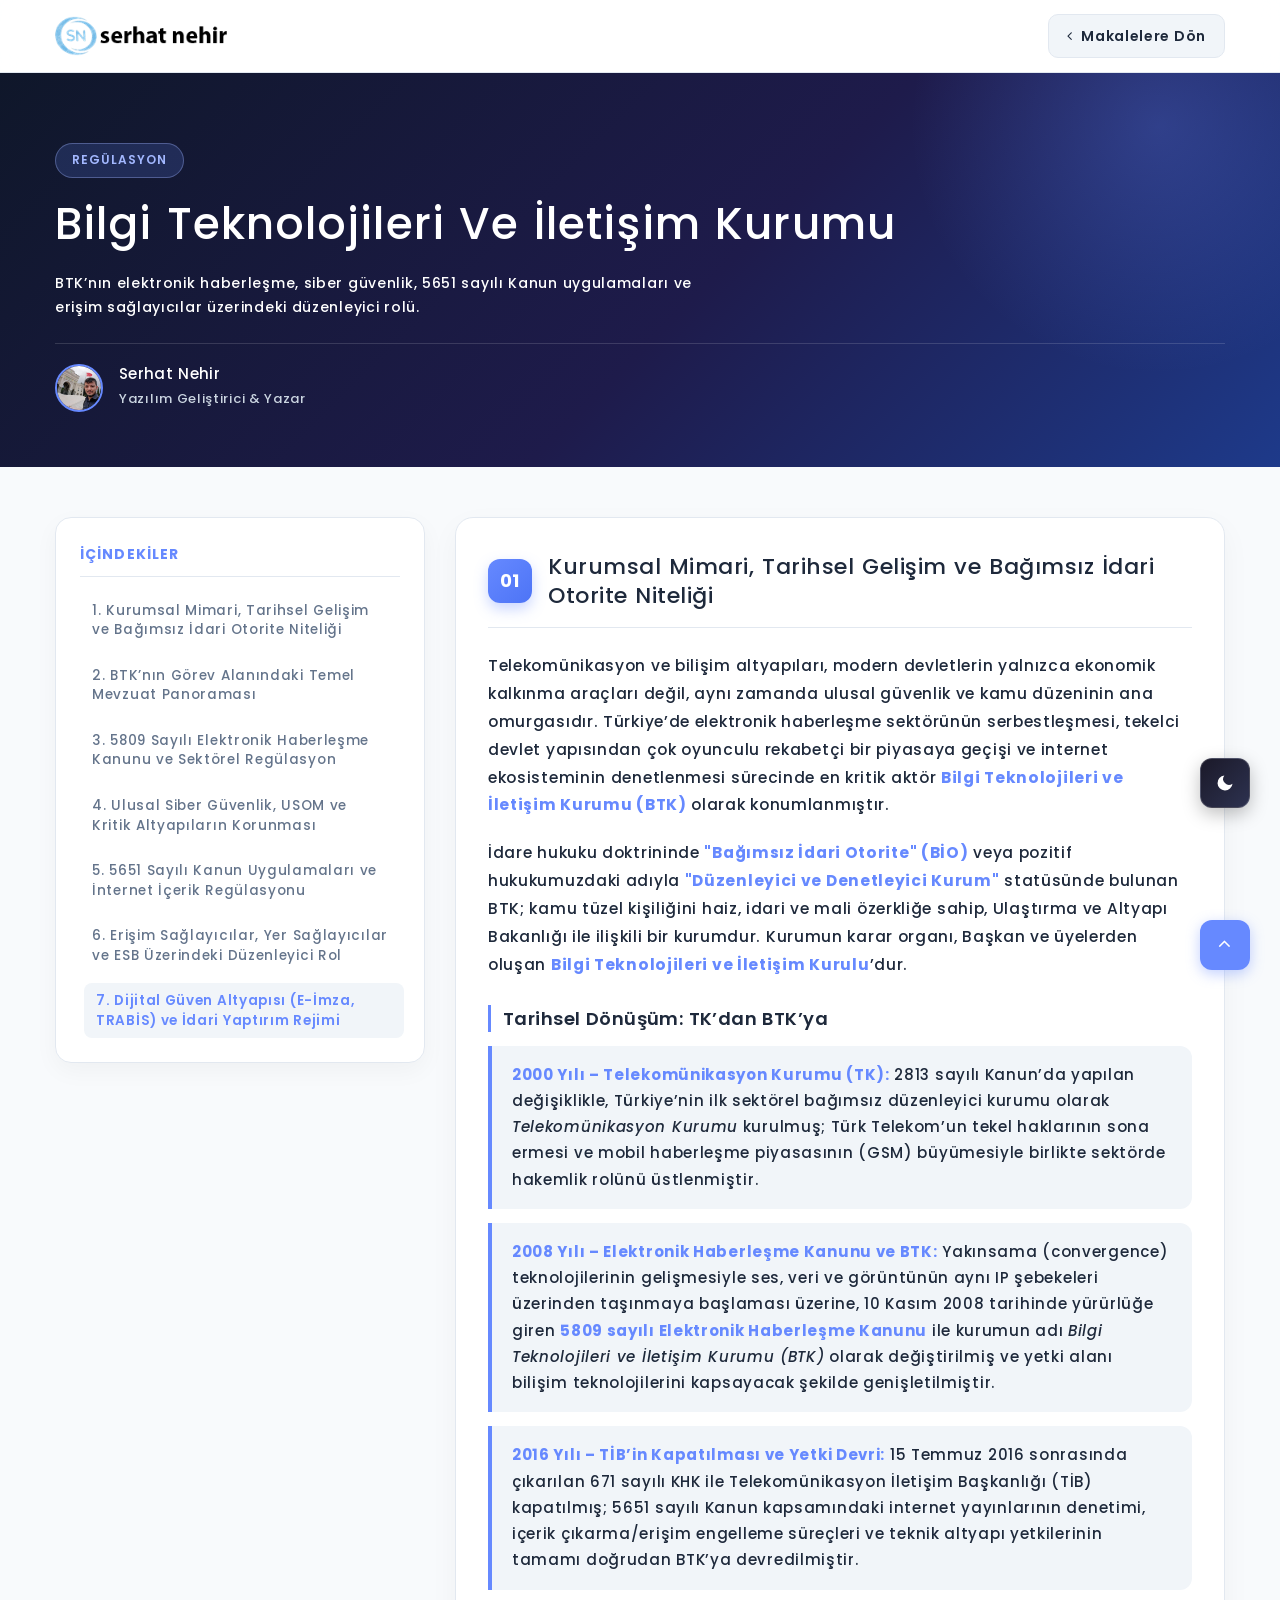
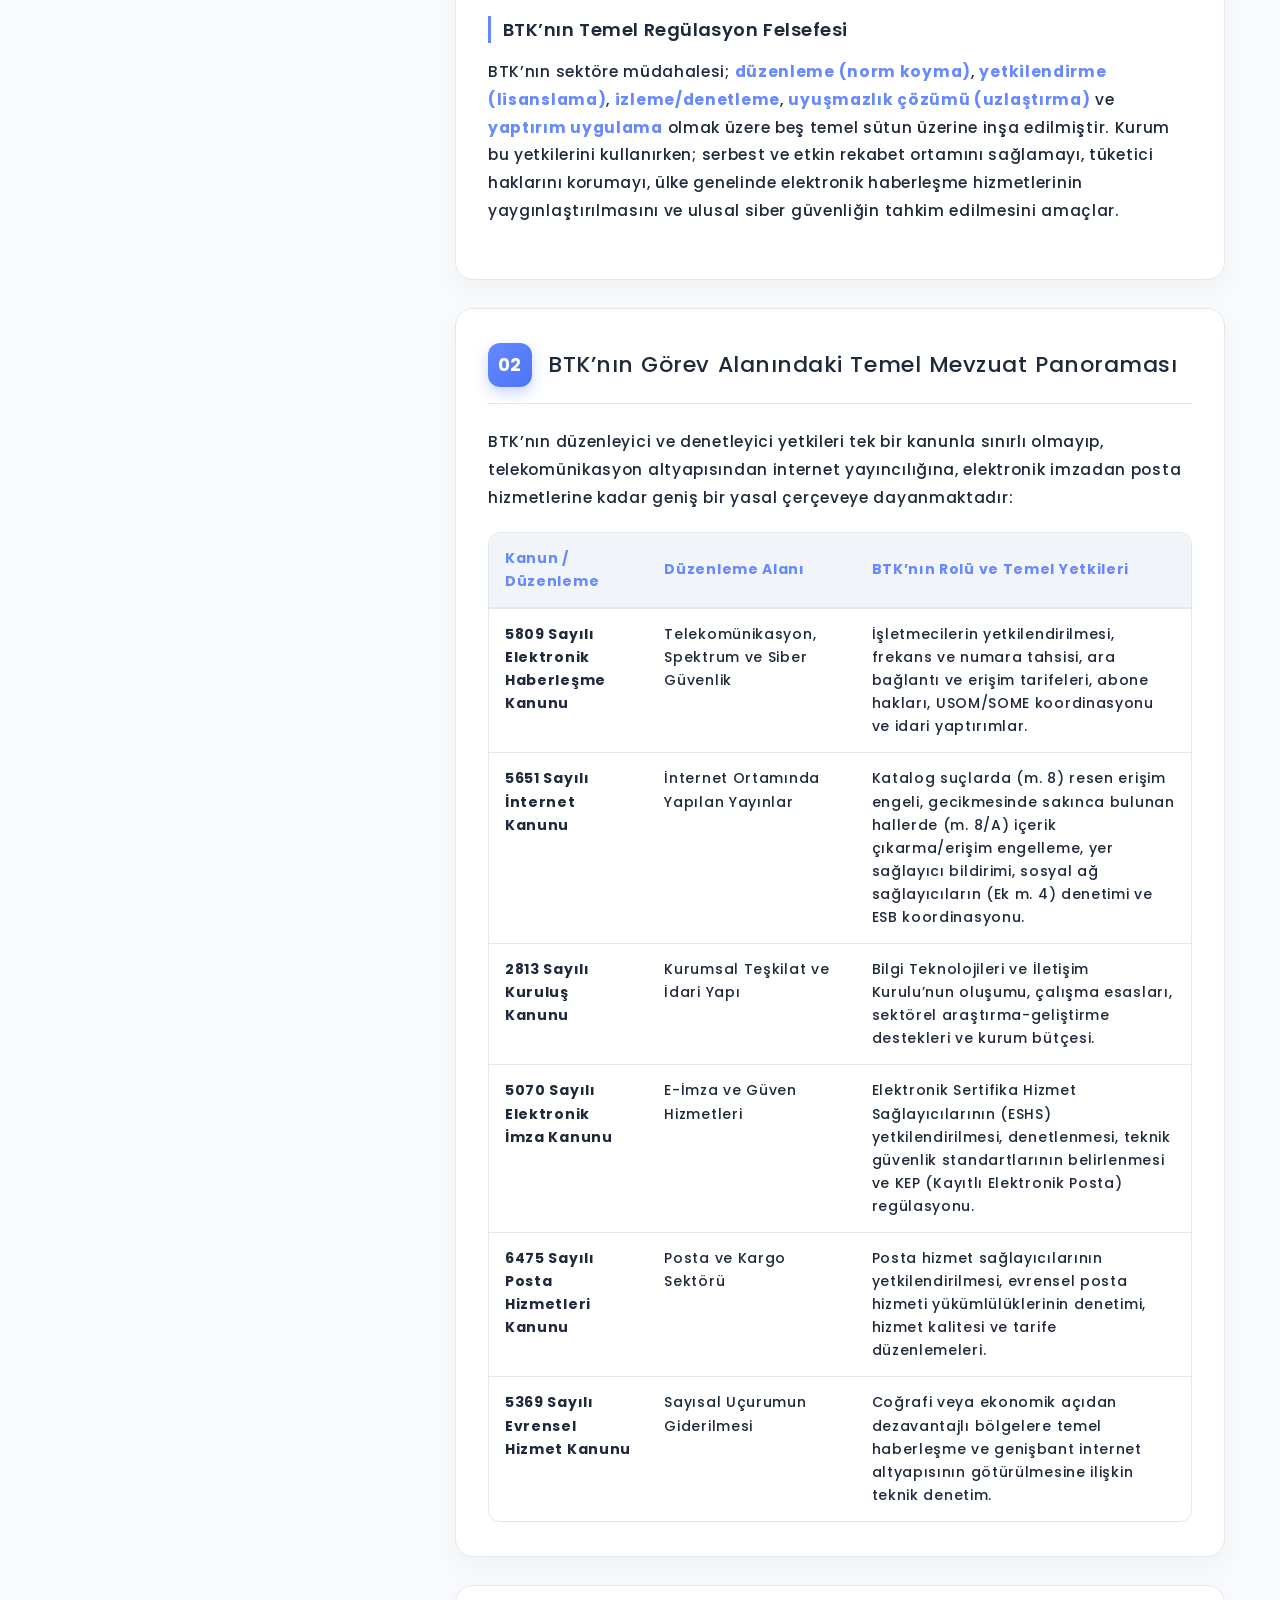
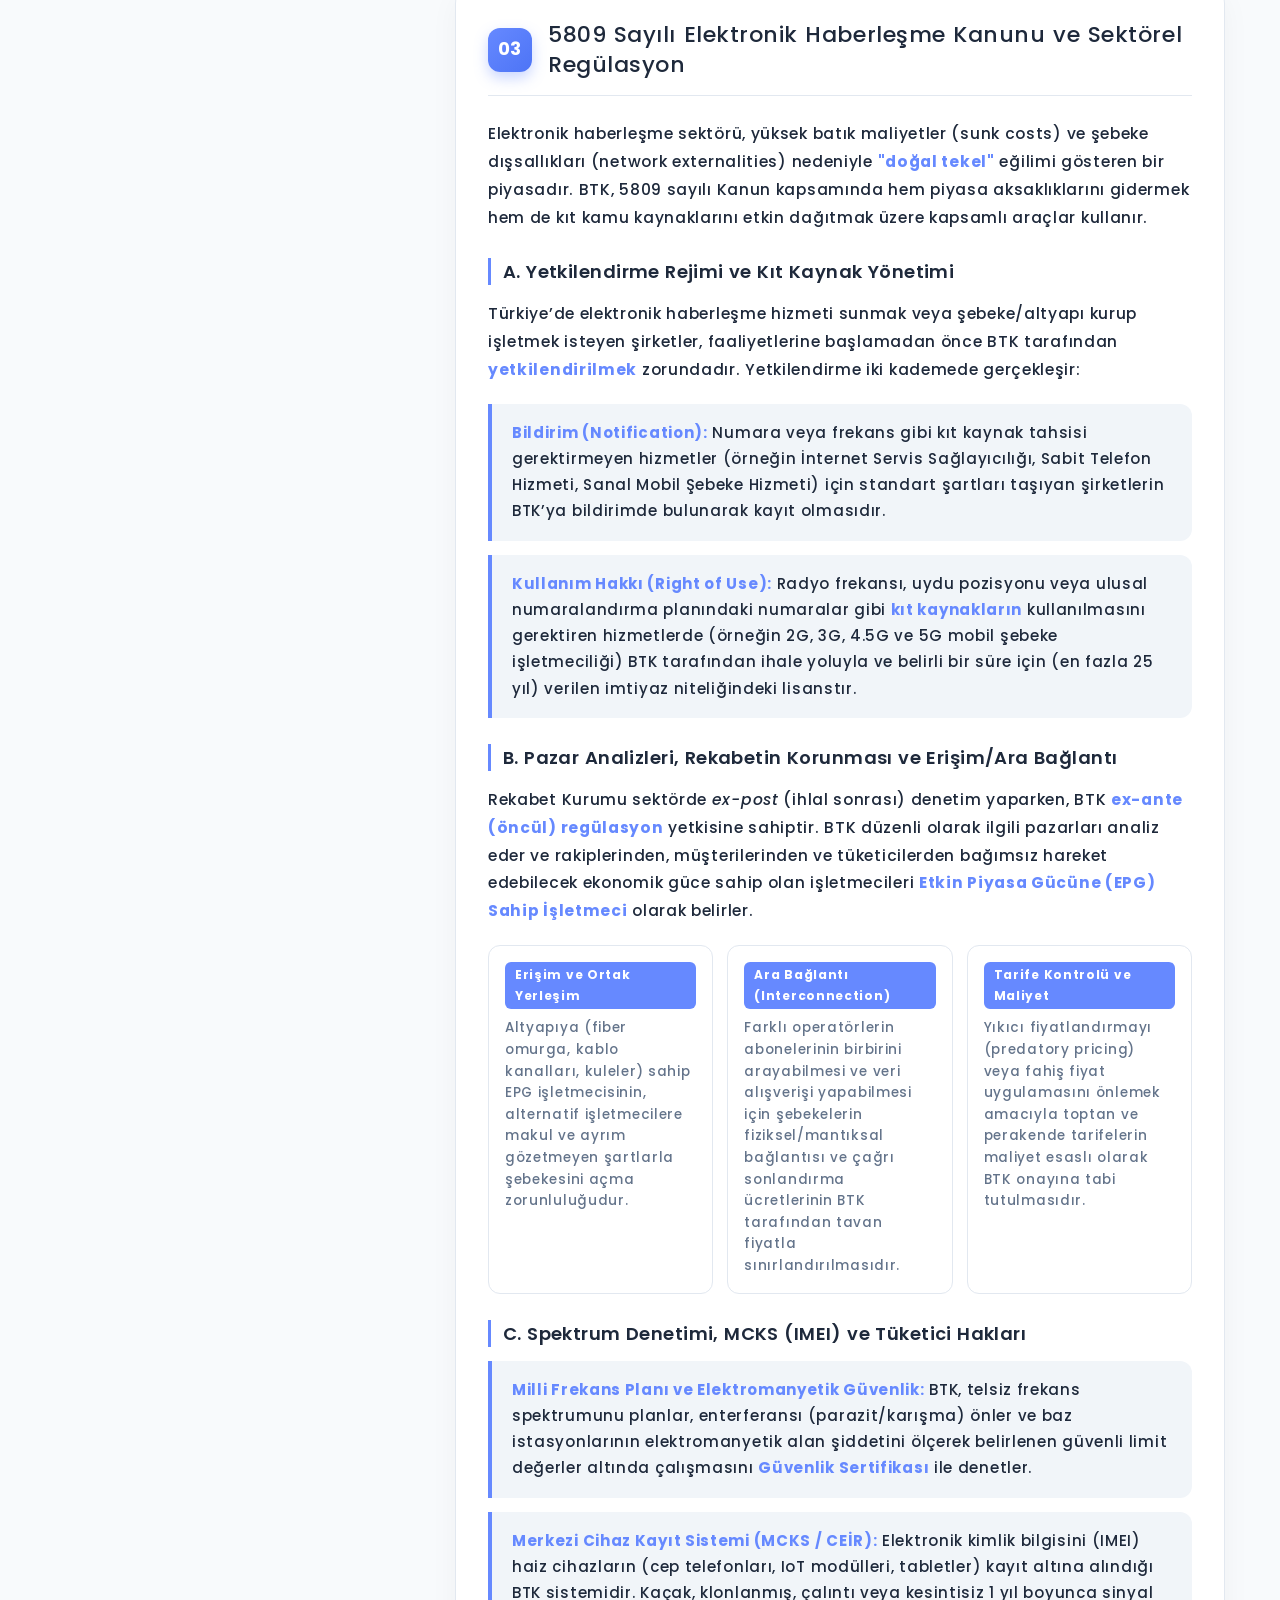
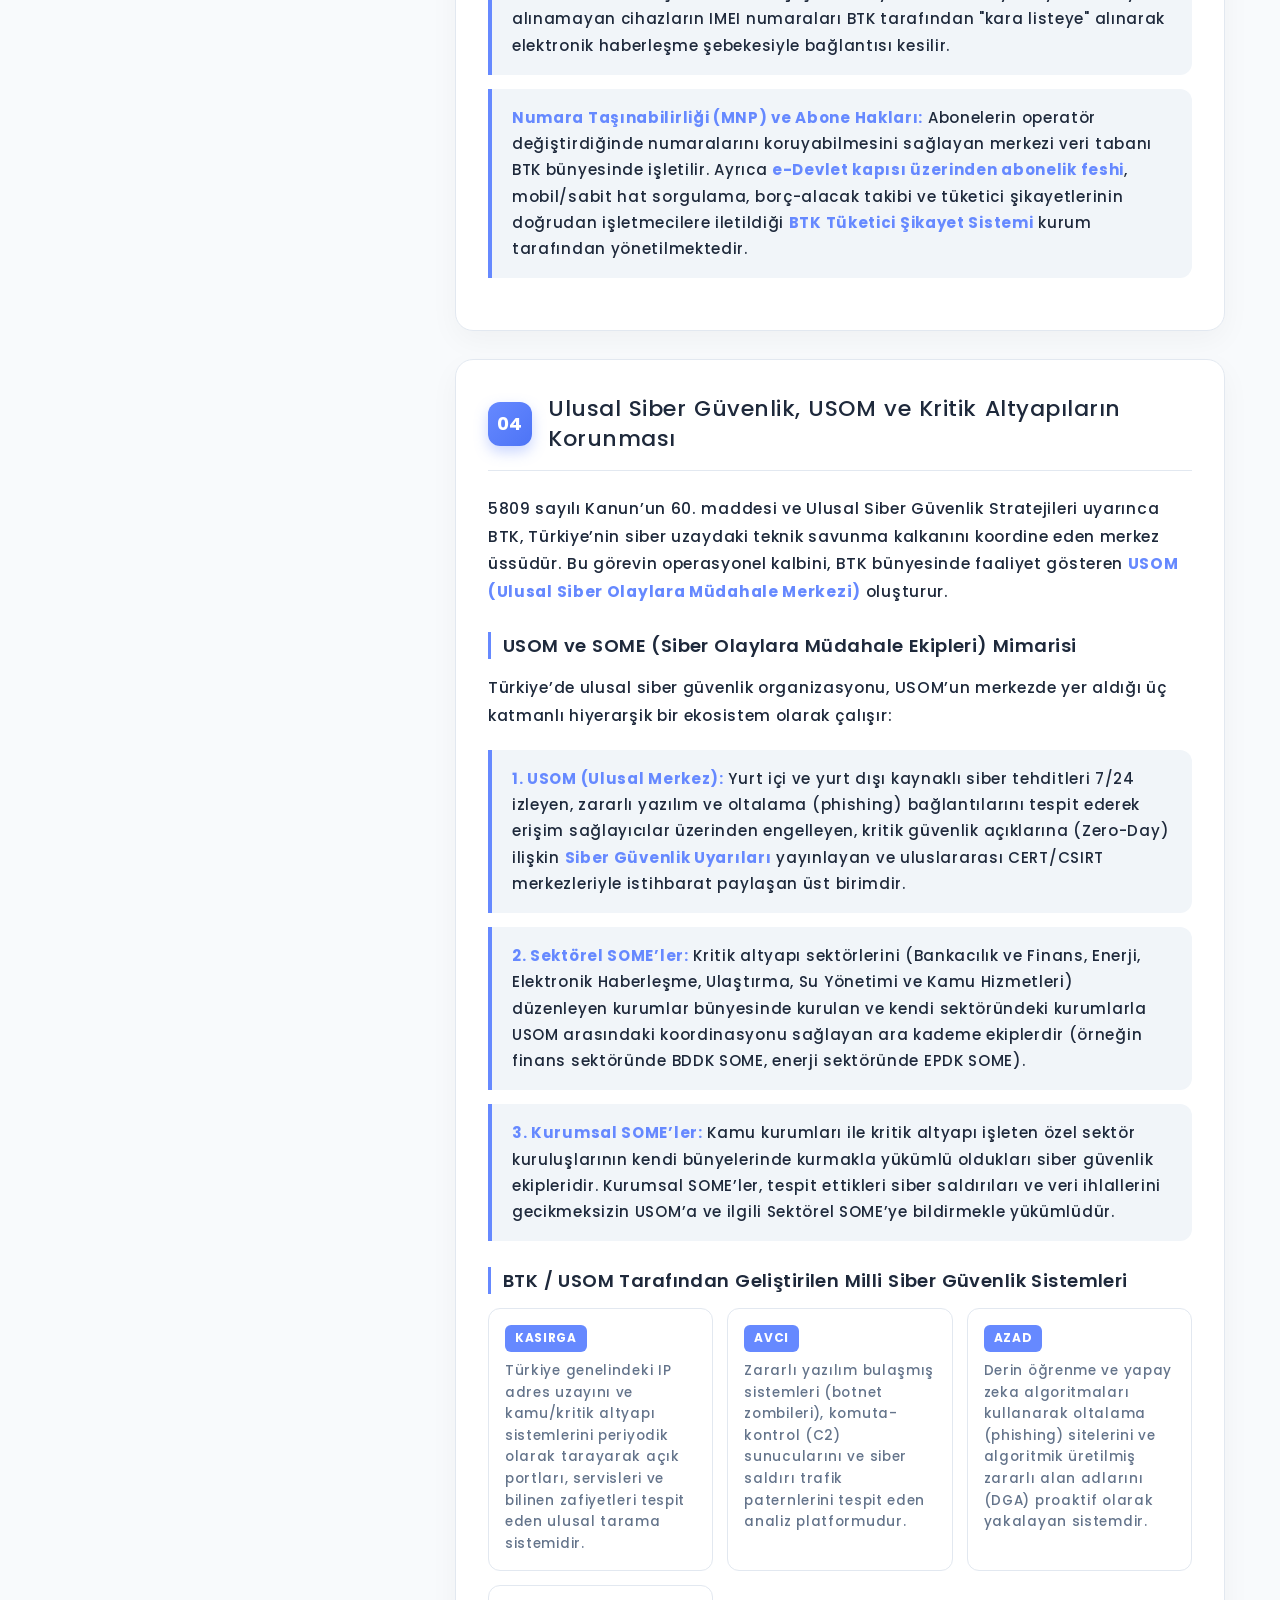
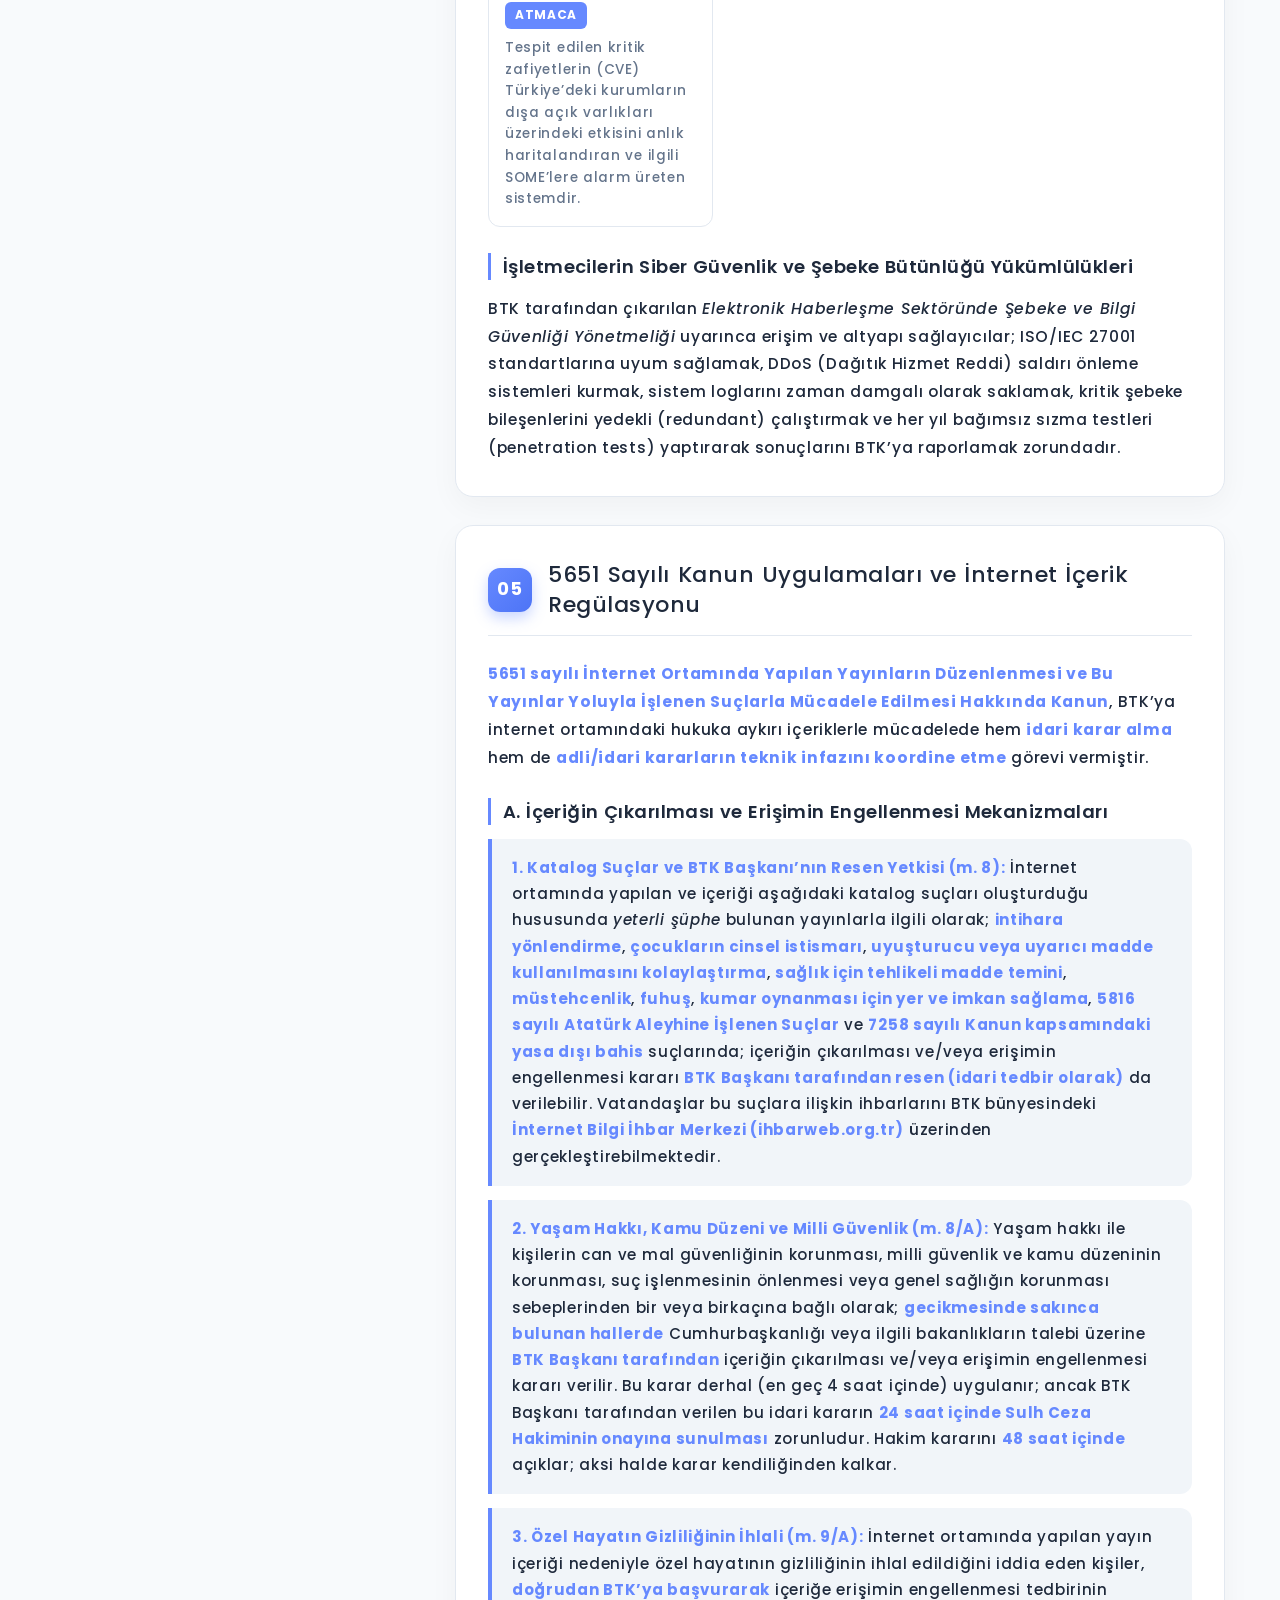
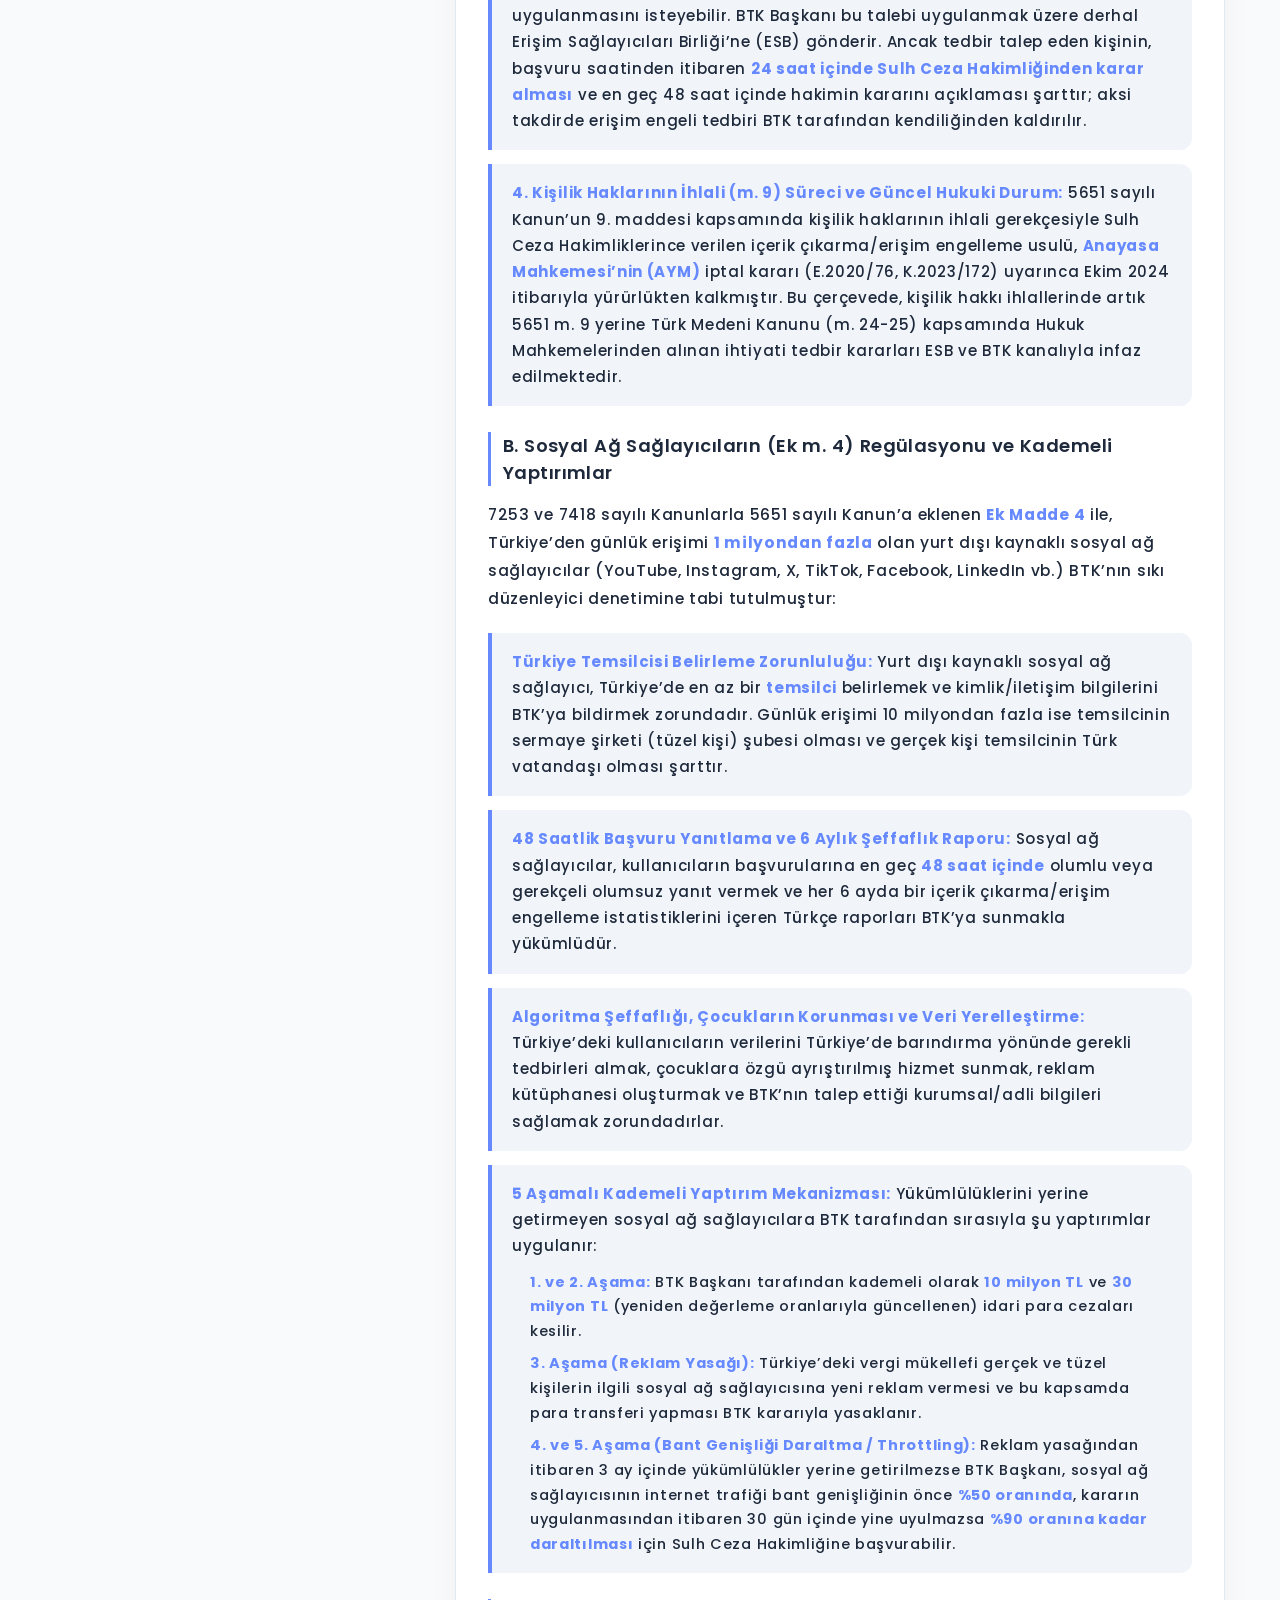
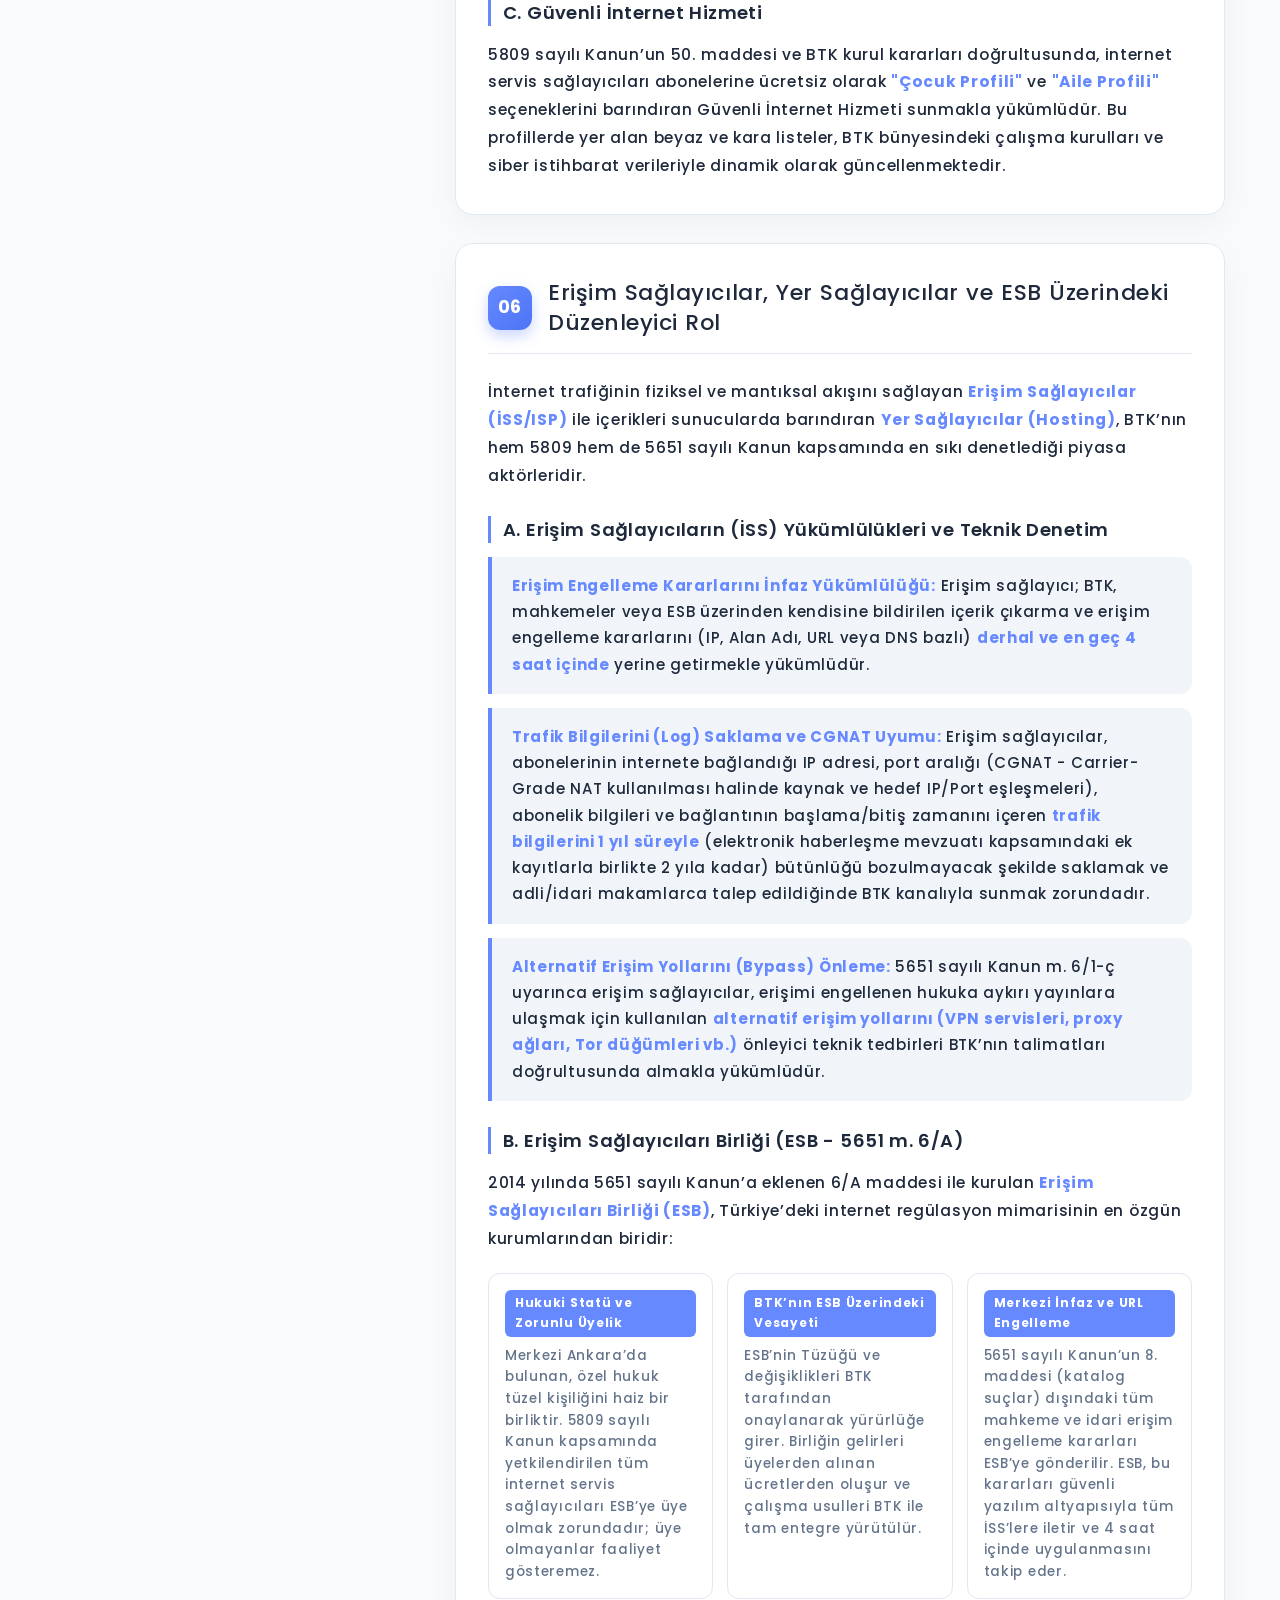
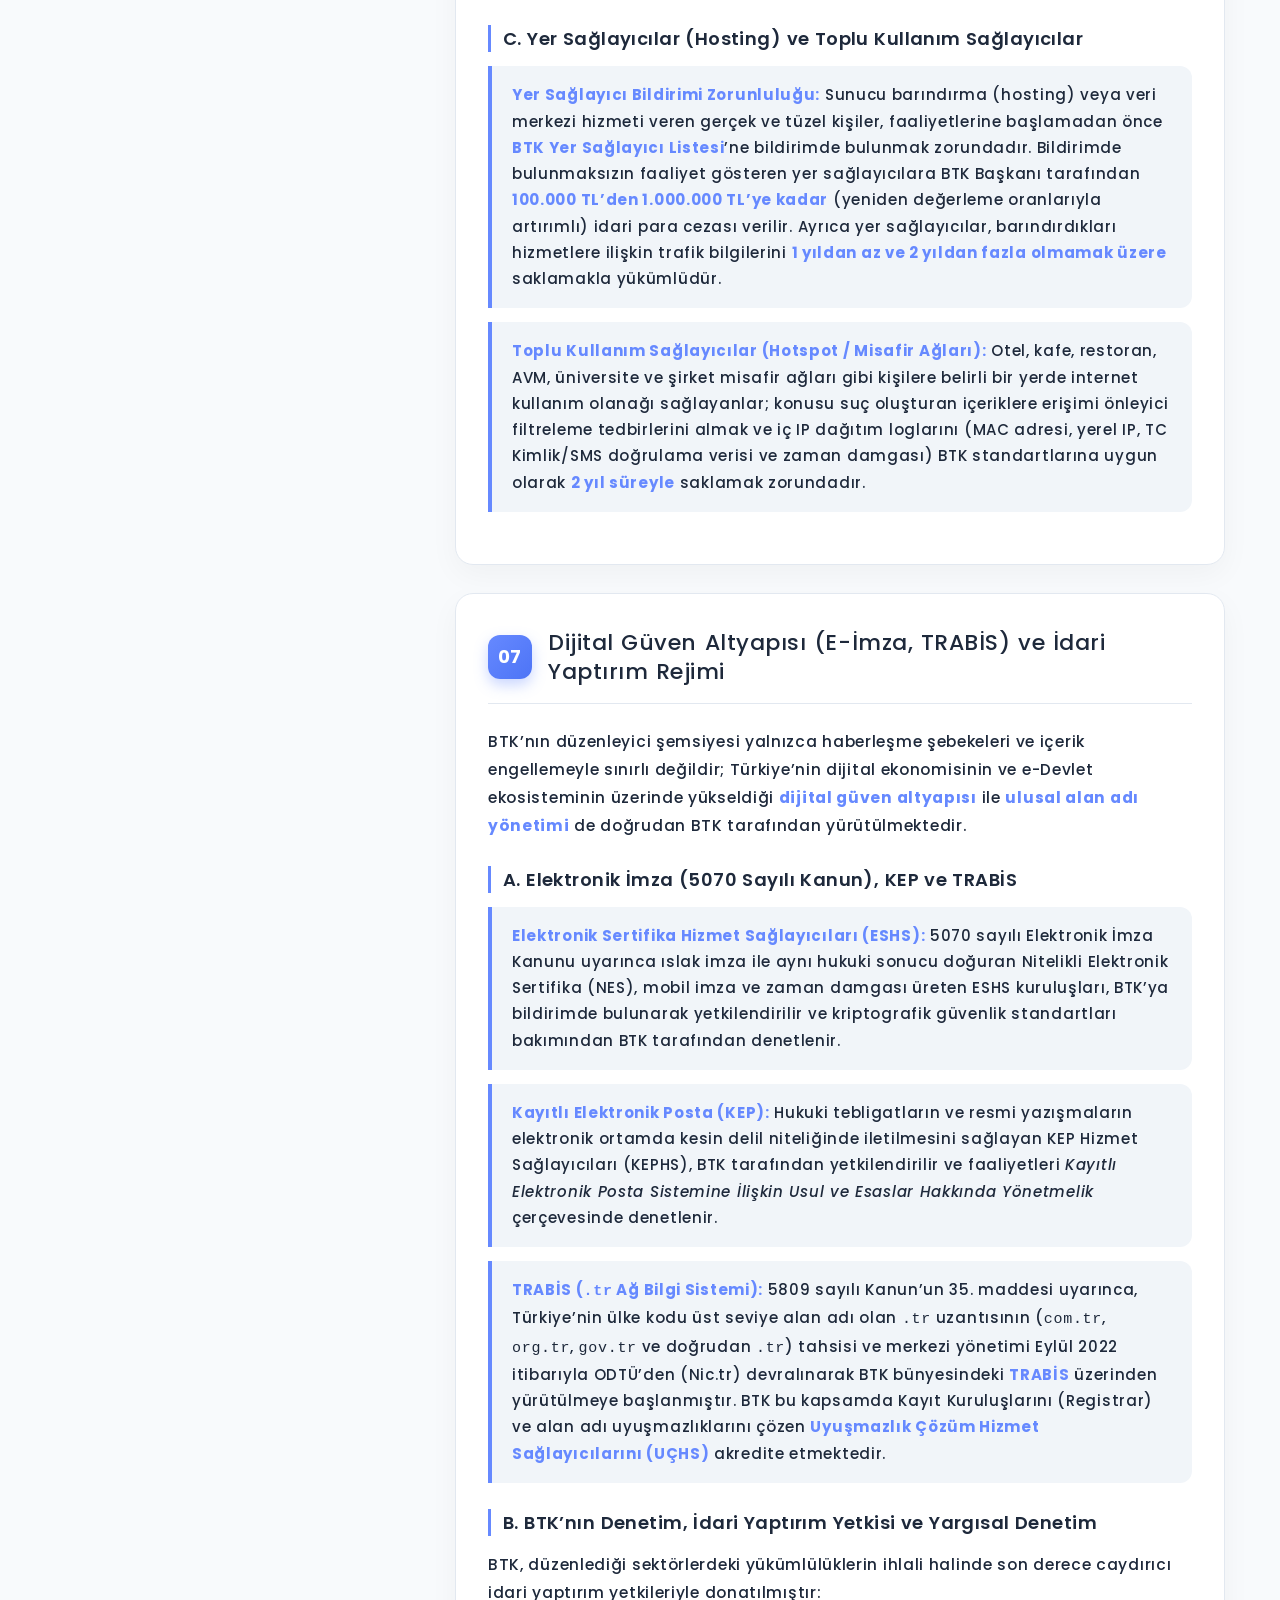
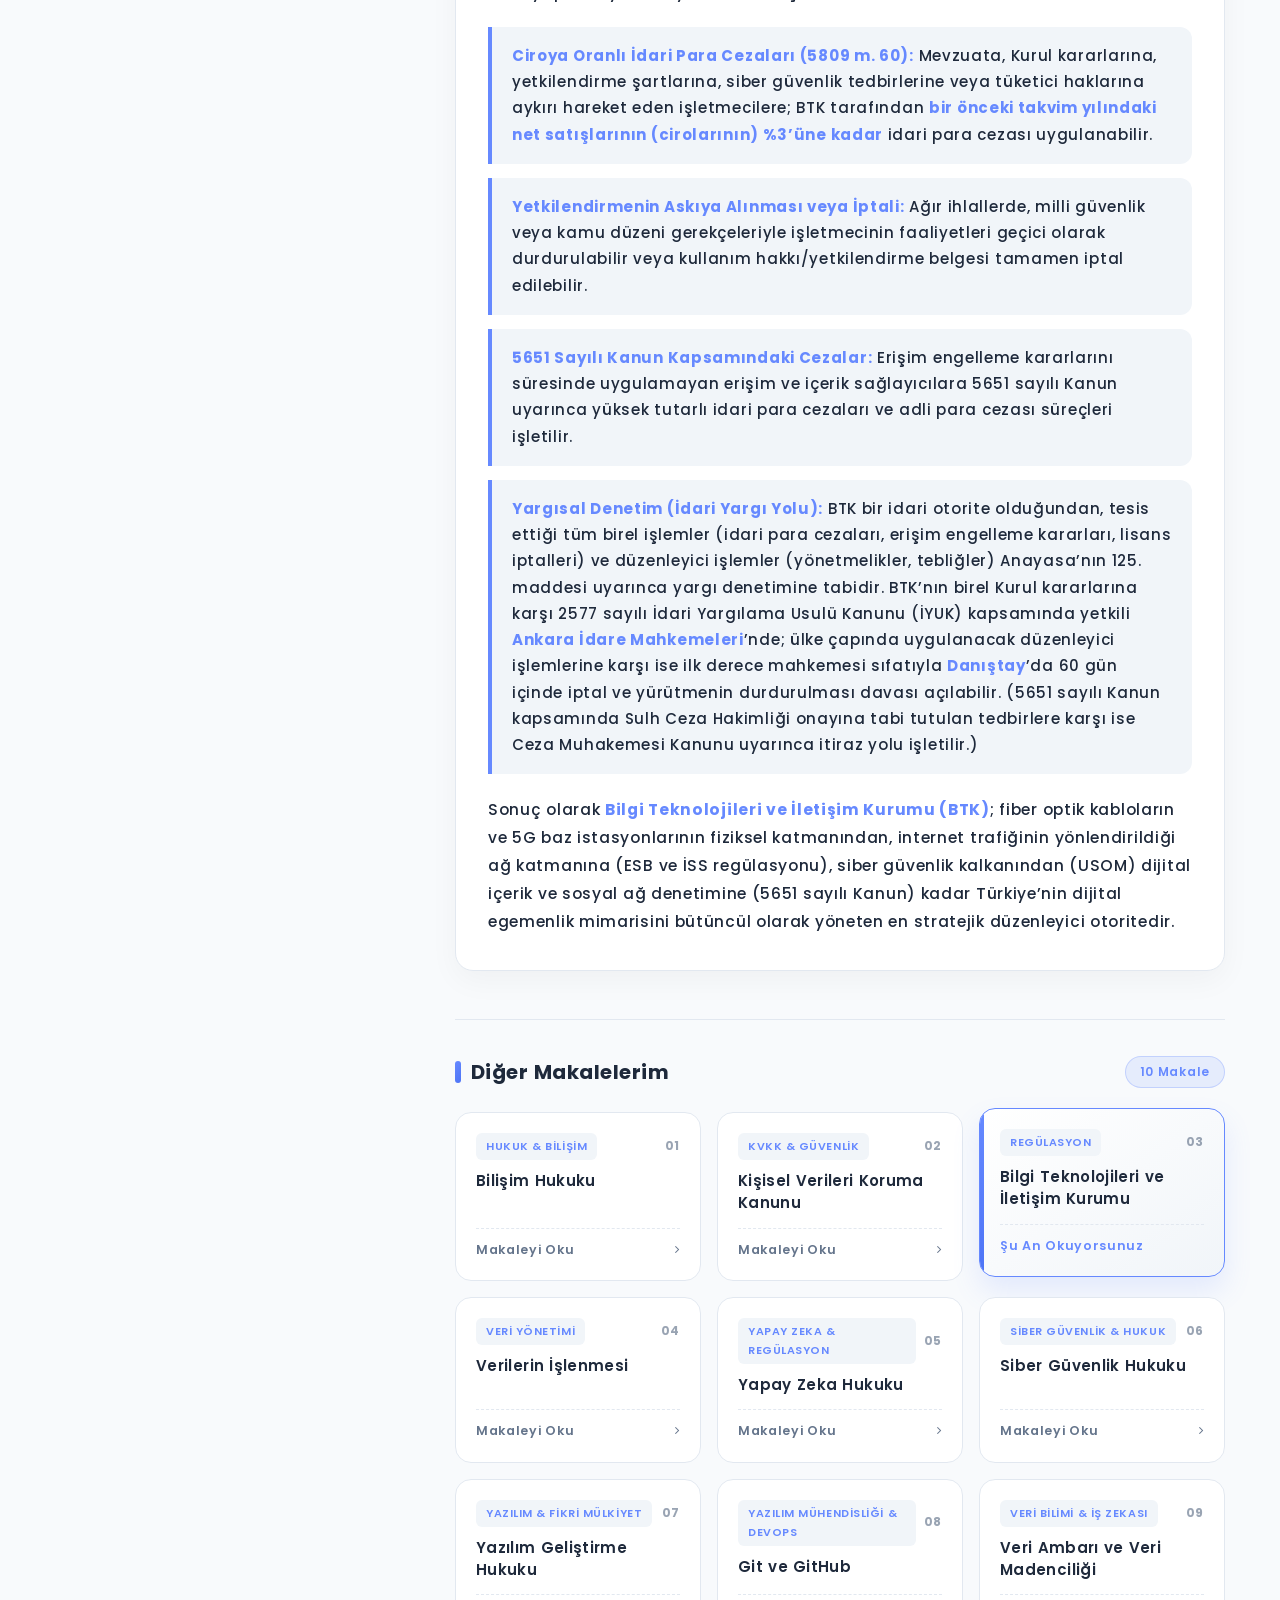
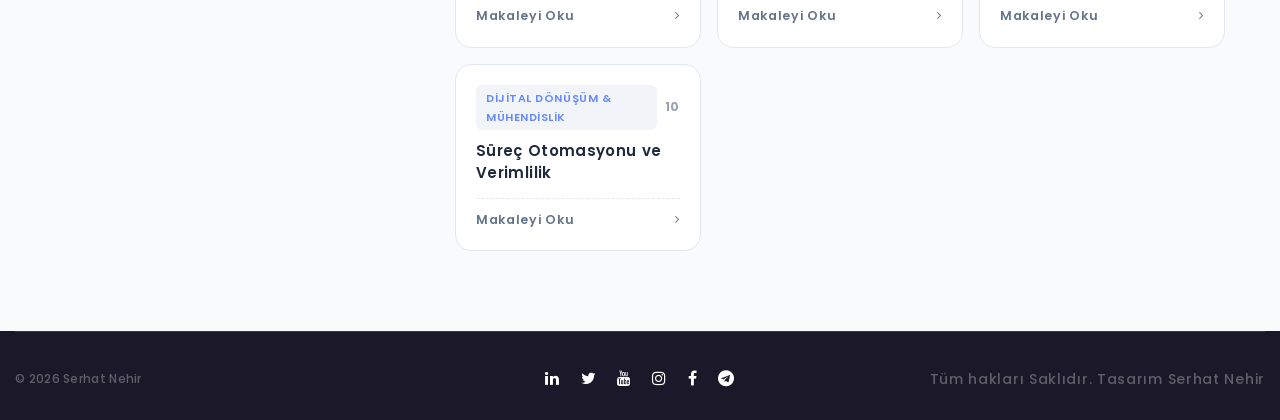
<file: makalelerim/btk.html>
<!DOCTYPE html>
<html class="wide" lang="tr">
  <head>
    <title>Bilgi Teknolojileri ve İletişim Kurumu | Serhat Nehir</title>
    <meta name="format-detection" content="telephone=no">
    <meta name="viewport" content="width=device-width, initial-scale=1.0, maximum-scale=1.0, user-scalable=yes">
    <meta http-equiv="X-UA-Compatible" content="IE=edge">
    <meta charset="utf-8">
    <link rel="icon" href="../images/favicon.ico" type="image/x-icon">
    <link rel="canonical" href="https://www.serhatnehir.com.tr/makalelerim/btk.html">
    <meta name="description" content="BTK’nın elektronik haberleşme, siber güvenlik, 5651 sayılı Kanun uygulamaları ve erişim sağlayıcılar üzerindeki düzenleyici rolü - Serhat Nehir" />
    <!-- Open Graph / Sosyal Medya Paylaşım Etiketleri -->
    <meta property="og:type" content="article">
    <meta property="og:locale" content="tr_TR">
    <meta property="og:site_name" content="Serhat Nehir">
    <meta property="og:title" content="Bilgi Teknolojileri ve İletişim Kurumu | Serhat Nehir">
    <meta property="og:description" content="BTK’nın elektronik haberleşme, siber güvenlik, 5651 sayılı Kanun uygulamaları ve erişim sağlayıcılar üzerindeki düzenleyici rolü.">
    <meta property="og:url" content="https://www.serhatnehir.com.tr/makalelerim/btk.html">
    <meta property="og:image" content="https://www.serhatnehir.com.tr/images/makaleler/btk.jpg">
    <meta name="twitter:card" content="summary_large_image">
    <meta name="twitter:title" content="Bilgi Teknolojileri ve İletişim Kurumu | Serhat Nehir">
    <meta name="twitter:description" content="BTK’nın elektronik haberleşme, siber güvenlik, 5651 sayılı Kanun uygulamaları ve erişim sağlayıcılar üzerindeki düzenleyici rolü.">
    <meta name="twitter:image" content="https://www.serhatnehir.com.tr/images/makaleler/btk.jpg">
    <!-- Google Fonts: Poppins -->
    <link rel="preconnect" href="https://fonts.googleapis.com">
    <link rel="preconnect" href="https://fonts.gstatic.com" crossorigin>
    <link href="https://fonts.googleapis.com/css2?family=Poppins:wght@300;400;500;600;700&display=swap" rel="stylesheet">
    <link rel="stylesheet" href="../css/bootstrap.css">
    <link rel="stylesheet" href="../css/fonts.css">
    <link rel="stylesheet" href="../css/style.css">
    <!-- Yapısal Veri (Schema.org JSON-LD) -->
    <script type="application/ld+json">
{
      "@context": "https://schema.org",
      "@type": "Article",
      "headline": "Bilgi Teknolojileri ve İletişim Kurumu | Serhat Nehir",
      "description": "BTK’nın elektronik haberleşme, siber güvenlik, 5651 sayılı Kanun uygulamaları ve erişim sağlayıcılar üzerindeki düzenleyici rolü.",
      "image": "https://www.serhatnehir.com.tr/images/makaleler/btk.jpg",
      "author": {
            "@type": "Person",
            "name": "Serhat Nehir",
            "url": "https://www.serhatnehir.com.tr/"
      },
      "publisher": {
            "@type": "Person",
            "name": "Serhat Nehir"
      },
      "mainEntityOfPage": {
            "@type": "WebPage",
            "@id": "https://www.serhatnehir.com.tr/makalelerim/btk.html"
      },
      "datePublished": "2026-11-04",
      "dateModified": "2026-11-04",
      "inLanguage": "tr-TR"
}
    </script>
  </head>

  <body class="article-page">
    <div id="scroll-progress"></div>

    <!-- Üst Bar -->
    <header class="article-topbar">
      <div class="container article-topbar-inner">
        <a href="../index.html" aria-label="Serhat Nehir Ana Sayfa"><img src="../images/logo_siyah.png" alt="Serhat Nehir Logo" width="180" height="40"/></a>
        <a class="back-home-btn" href="../index.html#makalelerim" aria-label="Makalelere Dön"><span class="fa fa-angle-left"></span> Makalelere Dön</a>
      </div>
    </header>

    <!-- Başlık (Hero) Alanı -->
    <section class="article-hero">
      <div class="container">
        <span class="article-category-pill">Regülasyon</span>
        <h1>Bilgi Teknolojileri ve İletişim Kurumu</h1>
        <p class="text-width-large">BTK’nın elektronik haberleşme, siber güvenlik, 5651 sayılı Kanun uygulamaları ve erişim sağlayıcılar üzerindeki düzenleyici rolü.</p>
        <div class="article-author-bar">
          <img class="article-author-avatar" src="../images/sn.jpg" alt="Serhat Nehir" width="48" height="48" loading="lazy" />
          <div class="article-author-info">
            <h6>Serhat Nehir</h6>
            <span>Yazılım Geliştirici &amp; Yazar</span>
          </div>
        </div>
      </div>
    </section>

    <!-- Ana İçerik -->
    <main class="article-main-wrap">
      <div class="container">
        <div class="row">
          <!-- Sol Menü: İçindekiler -->
          <div class="col-lg-4">
            <aside class="toc-card">
              <div class="toc-title">İçindekiler</div>
              <ul class="toc-list">
                <li><a href="#bolum-1">1. Kurumsal Mimari, Tarihsel Gelişim ve Bağımsız İdari Otorite Niteliği</a></li>
                <li><a href="#bolum-2">2. BTK’nın Görev Alanındaki Temel Mevzuat Panoraması</a></li>
                <li><a href="#bolum-3">3. 5809 Sayılı Elektronik Haberleşme Kanunu ve Sektörel Regülasyon</a></li>
                <li><a href="#bolum-4">4. Ulusal Siber Güvenlik, USOM ve Kritik Altyapıların Korunması</a></li>
                <li><a href="#bolum-5">5. 5651 Sayılı Kanun Uygulamaları ve İnternet İçerik Regülasyonu</a></li>
                <li><a href="#bolum-6">6. Erişim Sağlayıcılar, Yer Sağlayıcılar ve ESB Üzerindeki Düzenleyici Rol</a></li>
                <li><a href="#bolum-7">7. Dijital Güven Altyapısı (E-İmza, TRABİS) ve İdari Yaptırım Rejimi</a></li>
              </ul>
            </aside>
          </div>

          <!-- Sağ Sütun: Makale Bölümleri -->
          <div class="col-lg-8">

            <!-- BÖLÜM 1 -->
            <section class="article-section-card" id="bolum-1">
              <div class="section-header-row">
                <div class="section-num-badge">01</div>
                <h3>Kurumsal Mimari, Tarihsel Gelişim ve Bağımsız İdari Otorite Niteliği</h3>
              </div>
              <p class="article-prose">
                Telekomünikasyon ve bilişim altyapıları, modern devletlerin yalnızca ekonomik kalkınma araçları değil, aynı zamanda ulusal güvenlik ve kamu düzeninin ana omurgasıdır. Türkiye’de elektronik haberleşme sektörünün serbestleşmesi, tekelci devlet yapısından çok oyunculu rekabetçi bir piyasaya geçişi ve internet ekosisteminin denetlenmesi sürecinde en kritik aktör <strong>Bilgi Teknolojileri ve İletişim Kurumu (BTK)</strong> olarak konumlanmıştır.
              </p>
              <p class="article-prose">
                İdare hukuku doktrininde <strong>"Bağımsız İdari Otorite" (BİO)</strong> veya pozitif hukukumuzdaki adıyla <strong>"Düzenleyici ve Denetleyici Kurum"</strong> statüsünde bulunan BTK; kamu tüzel kişiliğini haiz, idari ve mali özerkliğe sahip, Ulaştırma ve Altyapı Bakanlığı ile ilişkili bir kurumdur. Kurumun karar organı, Başkan ve üyelerden oluşan <strong>Bilgi Teknolojileri ve İletişim Kurulu</strong>’dur.
              </p>

              <h4 class="article-subheading">Tarihsel Dönüşüm: TK’dan BTK’ya</h4>
              <ul class="article-topic-list">
                <li><strong>2000 Yılı – Telekomünikasyon Kurumu (TK):</strong> 2813 sayılı Kanun’da yapılan değişiklikle, Türkiye’nin ilk sektörel bağımsız düzenleyici kurumu olarak <em>Telekomünikasyon Kurumu</em> kurulmuş; Türk Telekom’un tekel haklarının sona ermesi ve mobil haberleşme piyasasının (GSM) büyümesiyle birlikte sektörde hakemlik rolünü üstlenmiştir.</li>
                <li><strong>2008 Yılı – Elektronik Haberleşme Kanunu ve BTK:</strong> Yakınsama (convergence) teknolojilerinin gelişmesiyle ses, veri ve görüntünün aynı IP şebekeleri üzerinden taşınmaya başlaması üzerine, 10 Kasım 2008 tarihinde yürürlüğe giren <strong>5809 sayılı Elektronik Haberleşme Kanunu</strong> ile kurumun adı <em>Bilgi Teknolojileri ve İletişim Kurumu (BTK)</em> olarak değiştirilmiş ve yetki alanı bilişim teknolojilerini kapsayacak şekilde genişletilmiştir.</li>
                <li><strong>2016 Yılı – TİB’in Kapatılması ve Yetki Devri:</strong> 15 Temmuz 2016 sonrasında çıkarılan 671 sayılı KHK ile Telekomünikasyon İletişim Başkanlığı (TİB) kapatılmış; 5651 sayılı Kanun kapsamındaki internet yayınlarının denetimi, içerik çıkarma/erişim engelleme süreçleri ve teknik altyapı yetkilerinin tamamı doğrudan BTK’ya devredilmiştir.</li>
              </ul>

              <h4 class="article-subheading">BTK’nın Temel Regülasyon Felsefesi</h4>
              <p class="article-prose">
                BTK’nın sektöre müdahalesi; <strong>düzenleme (norm koyma)</strong>, <strong>yetkilendirme (lisanslama)</strong>, <strong>izleme/denetleme</strong>, <strong>uyuşmazlık çözümü (uzlaştırma)</strong> ve <strong>yaptırım uygulama</strong> olmak üzere beş temel sütun üzerine inşa edilmiştir. Kurum bu yetkilerini kullanırken; serbest ve etkin rekabet ortamını sağlamayı, tüketici haklarını korumayı, ülke genelinde elektronik haberleşme hizmetlerinin yaygınlaştırılmasını ve ulusal siber güvenliğin tahkim edilmesini amaçlar.
              </p>
            </section>

            <!-- BÖLÜM 2 -->
            <section class="article-section-card" id="bolum-2">
              <div class="section-header-row">
                <div class="section-num-badge">02</div>
                <h3>BTK’nın Görev Alanındaki Temel Mevzuat Panoraması</h3>
              </div>
              <p class="article-prose">
                BTK’nın düzenleyici ve denetleyici yetkileri tek bir kanunla sınırlı olmayıp, telekomünikasyon altyapısından internet yayıncılığına, elektronik imzadan posta hizmetlerine kadar geniş bir yasal çerçeveye dayanmaktadır:
              </p>
              <div class="law-table-wrap">
                <table class="law-table">
                  <thead>
                    <tr>
                      <th>Kanun / Düzenleme</th>
                      <th>Düzenleme Alanı</th>
                      <th>BTK’nın Rolü ve Temel Yetkileri</th>
                    </tr>
                  </thead>
                  <tbody>
                    <tr>
                      <td><strong>5809 Sayılı Elektronik Haberleşme Kanunu</strong></td>
                      <td>Telekomünikasyon, Spektrum ve Siber Güvenlik</td>
                      <td>İşletmecilerin yetkilendirilmesi, frekans ve numara tahsisi, ara bağlantı ve erişim tarifeleri, abone hakları, USOM/SOME koordinasyonu ve idari yaptırımlar.</td>
                    </tr>
                    <tr>
                      <td><strong>5651 Sayılı İnternet Kanunu</strong></td>
                      <td>İnternet Ortamında Yapılan Yayınlar</td>
                      <td>Katalog suçlarda (m. 8) resen erişim engeli, gecikmesinde sakınca bulunan hallerde (m. 8/A) içerik çıkarma/erişim engelleme, yer sağlayıcı bildirimi, sosyal ağ sağlayıcıların (Ek m. 4) denetimi ve ESB koordinasyonu.</td>
                    </tr>
                    <tr>
                      <td><strong>2813 Sayılı Kuruluş Kanunu</strong></td>
                      <td>Kurumsal Teşkilat ve İdari Yapı</td>
                      <td>Bilgi Teknolojileri ve İletişim Kurulu’nun oluşumu, çalışma esasları, sektörel araştırma-geliştirme destekleri ve kurum bütçesi.</td>
                    </tr>
                    <tr>
                      <td><strong>5070 Sayılı Elektronik İmza Kanunu</strong></td>
                      <td>E-İmza ve Güven Hizmetleri</td>
                      <td>Elektronik Sertifika Hizmet Sağlayıcılarının (ESHS) yetkilendirilmesi, denetlenmesi, teknik güvenlik standartlarının belirlenmesi ve KEP (Kayıtlı Elektronik Posta) regülasyonu.</td>
                    </tr>
                    <tr>
                      <td><strong>6475 Sayılı Posta Hizmetleri Kanunu</strong></td>
                      <td>Posta ve Kargo Sektörü</td>
                      <td>Posta hizmet sağlayıcılarının yetkilendirilmesi, evrensel posta hizmeti yükümlülüklerinin denetimi, hizmet kalitesi ve tarife düzenlemeleri.</td>
                    </tr>
                    <tr>
                      <td><strong>5369 Sayılı Evrensel Hizmet Kanunu</strong></td>
                      <td>Sayısal Uçurumun Giderilmesi</td>
                      <td>Coğrafi veya ekonomik açıdan dezavantajlı bölgelere temel haberleşme ve genişbant internet altyapısının götürülmesine ilişkin teknik denetim.</td>
                    </tr>
                  </tbody>
                </table>
              </div>
            </section>

            <!-- BÖLÜM 3 -->
            <section class="article-section-card" id="bolum-3">
              <div class="section-header-row">
                <div class="section-num-badge">03</div>
                <h3>5809 Sayılı Elektronik Haberleşme Kanunu ve Sektörel Regülasyon</h3>
              </div>
              <p class="article-prose">
                Elektronik haberleşme sektörü, yüksek batık maliyetler (sunk costs) ve şebeke dışsallıkları (network externalities) nedeniyle <strong>"doğal tekel"</strong> eğilimi gösteren bir piyasadır. BTK, 5809 sayılı Kanun kapsamında hem piyasa aksaklıklarını gidermek hem de kıt kamu kaynaklarını etkin dağıtmak üzere kapsamlı araçlar kullanır.
              </p>

              <h4 class="article-subheading">A. Yetkilendirme Rejimi ve Kıt Kaynak Yönetimi</h4>
              <p class="article-prose">
                Türkiye’de elektronik haberleşme hizmeti sunmak veya şebeke/altyapı kurup işletmek isteyen şirketler, faaliyetlerine başlamadan önce BTK tarafından <strong>yetkilendirilmek</strong> zorundadır. Yetkilendirme iki kademede gerçekleşir:
              </p>
              <ul class="article-topic-list">
                <li><strong>Bildirim (Notification):</strong> Numara veya frekans gibi kıt kaynak tahsisi gerektirmeyen hizmetler (örneğin İnternet Servis Sağlayıcılığı, Sabit Telefon Hizmeti, Sanal Mobil Şebeke Hizmeti) için standart şartları taşıyan şirketlerin BTK’ya bildirimde bulunarak kayıt olmasıdır.</li>
                <li><strong>Kullanım Hakkı (Right of Use):</strong> Radyo frekansı, uydu pozisyonu veya ulusal numaralandırma planındaki numaralar gibi <strong>kıt kaynakların</strong> kullanılmasını gerektiren hizmetlerde (örneğin 2G, 3G, 4.5G ve 5G mobil şebeke işletmeciliği) BTK tarafından ihale yoluyla ve belirli bir süre için (en fazla 25 yıl) verilen imtiyaz niteliğindeki lisanstır.</li>
              </ul>

              <h4 class="article-subheading">B. Pazar Analizleri, Rekabetin Korunması ve Erişim/Ara Bağlantı</h4>
              <p class="article-prose">
                Rekabet Kurumu sektörde <em>ex-post</em> (ihlal sonrası) denetim yaparken, BTK <strong>ex-ante (öncül) regülasyon</strong> yetkisine sahiptir. BTK düzenli olarak ilgili pazarları analiz eder ve rakiplerinden, müşterilerinden ve tüketicilerden bağımsız hareket edebilecek ekonomik güce sahip olan işletmecileri <strong>Etkin Piyasa Gücüne (EPG) Sahip İşletmeci</strong> olarak belirler.
              </p>
              <div class="law-subgrid">
                <div class="law-box">
                  <span class="law-box-tag">Erişim ve Ortak Yerleşim</span>
                  <p>Altyapıya (fiber omurga, kablo kanalları, kuleler) sahip EPG işletmecisinin, alternatif işletmecilere makul ve ayrım gözetmeyen şartlarla şebekesini açma zorunluluğudur.</p>
                </div>
                <div class="law-box">
                  <span class="law-box-tag">Ara Bağlantı (Interconnection)</span>
                  <p>Farklı operatörlerin abonelerinin birbirini arayabilmesi ve veri alışverişi yapabilmesi için şebekelerin fiziksel/mantıksal bağlantısı ve çağrı sonlandırma ücretlerinin BTK tarafından tavan fiyatla sınırlandırılmasıdır.</p>
                </div>
                <div class="law-box">
                  <span class="law-box-tag">Tarife Kontrolü ve Maliyet</span>
                  <p>Yıkıcı fiyatlandırmayı (predatory pricing) veya fahiş fiyat uygulamasını önlemek amacıyla toptan ve perakende tarifelerin maliyet esaslı olarak BTK onayına tabi tutulmasıdır.</p>
                </div>
              </div>

              <h4 class="article-subheading">C. Spektrum Denetimi, MCKS (IMEI) ve Tüketici Hakları</h4>
              <ul class="article-topic-list">
                <li><strong>Milli Frekans Planı ve Elektromanyetik Güvenlik:</strong> BTK, telsiz frekans spektrumunu planlar, enterferansı (parazit/karışma) önler ve baz istasyonlarının elektromanyetik alan şiddetini ölçerek belirlenen güvenli limit değerler altında çalışmasını <strong>Güvenlik Sertifikası</strong> ile denetler.</li>
                <li><strong>Merkezi Cihaz Kayıt Sistemi (MCKS / CEİR):</strong> Elektronik kimlik bilgisini (IMEI) haiz cihazların (cep telefonları, IoT modülleri, tabletler) kayıt altına alındığı BTK sistemidir. Kaçak, klonlanmış, çalıntı veya kesintisiz 1 yıl boyunca sinyal alınamayan cihazların IMEI numaraları BTK tarafından "kara listeye" alınarak elektronik haberleşme şebekesiyle bağlantısı kesilir.</li>
                <li><strong>Numara Taşınabilirliği (MNP) ve Abone Hakları:</strong> Abonelerin operatör değiştirdiğinde numaralarını koruyabilmesini sağlayan merkezi veri tabanı BTK bünyesinde işletilir. Ayrıca <strong>e-Devlet kapısı üzerinden abonelik feshi</strong>, mobil/sabit hat sorgulama, borç-alacak takibi ve tüketici şikayetlerinin doğrudan işletmecilere iletildiği <strong>BTK Tüketici Şikayet Sistemi</strong> kurum tarafından yönetilmektedir.</li>
              </ul>
            </section>

            <!-- BÖLÜM 4 -->
            <section class="article-section-card" id="bolum-4">
              <div class="section-header-row">
                <div class="section-num-badge">04</div>
                <h3>Ulusal Siber Güvenlik, USOM ve Kritik Altyapıların Korunması</h3>
              </div>
              <p class="article-prose">
                5809 sayılı Kanun’un 60. maddesi ve Ulusal Siber Güvenlik Stratejileri uyarınca BTK, Türkiye’nin siber uzaydaki teknik savunma kalkanını koordine eden merkez üssüdür. Bu görevin operasyonel kalbini, BTK bünyesinde faaliyet gösteren <strong>USOM (Ulusal Siber Olaylara Müdahale Merkezi)</strong> oluşturur.
              </p>

              <h4 class="article-subheading">USOM ve SOME (Siber Olaylara Müdahale Ekipleri) Mimarisi</h4>
              <p class="article-prose">
                Türkiye’de ulusal siber güvenlik organizasyonu, USOM’un merkezde yer aldığı üç katmanlı hiyerarşik bir ekosistem olarak çalışır:
              </p>
              <ul class="article-topic-list">
                <li><strong>1. USOM (Ulusal Merkez):</strong> Yurt içi ve yurt dışı kaynaklı siber tehditleri 7/24 izleyen, zararlı yazılım ve oltalama (phishing) bağlantılarını tespit ederek erişim sağlayıcılar üzerinden engelleyen, kritik güvenlik açıklarına (Zero-Day) ilişkin <strong>Siber Güvenlik Uyarıları</strong> yayınlayan ve uluslararası CERT/CSIRT merkezleriyle istihbarat paylaşan üst birimdir.</li>
                <li><strong>2. Sektörel SOME’ler:</strong> Kritik altyapı sektörlerini (Bankacılık ve Finans, Enerji, Elektronik Haberleşme, Ulaştırma, Su Yönetimi ve Kamu Hizmetleri) düzenleyen kurumlar bünyesinde kurulan ve kendi sektöründeki kurumlarla USOM arasındaki koordinasyonu sağlayan ara kademe ekiplerdir (örneğin finans sektöründe BDDK SOME, enerji sektöründe EPDK SOME).</li>
                <li><strong>3. Kurumsal SOME’ler:</strong> Kamu kurumları ile kritik altyapı işleten özel sektör kuruluşlarının kendi bünyelerinde kurmakla yükümlü oldukları siber güvenlik ekipleridir. Kurumsal SOME’ler, tespit ettikleri siber saldırıları ve veri ihlallerini gecikmeksizin USOM’a ve ilgili Sektörel SOME’ye bildirmekle yükümlüdür.</li>
              </ul>

              <h4 class="article-subheading">BTK / USOM Tarafından Geliştirilen Milli Siber Güvenlik Sistemleri</h4>
              <div class="law-subgrid">
                <div class="law-box">
                  <span class="law-box-tag">KASIRGA</span>
                  <p>Türkiye genelindeki IP adres uzayını ve kamu/kritik altyapı sistemlerini periyodik olarak tarayarak açık portları, servisleri ve bilinen zafiyetleri tespit eden ulusal tarama sistemidir.</p>
                </div>
                <div class="law-box">
                  <span class="law-box-tag">AVCI</span>
                  <p>Zararlı yazılım bulaşmış sistemleri (botnet zombileri), komuta-kontrol (C2) sunucularını ve siber saldırı trafik paternlerini tespit eden analiz platformudur.</p>
                </div>
                <div class="law-box">
                  <span class="law-box-tag">AZAD</span>
                  <p>Derin öğrenme ve yapay zeka algoritmaları kullanarak oltalama (phishing) sitelerini ve algoritmik üretilmiş zararlı alan adlarını (DGA) proaktif olarak yakalayan sistemdir.</p>
                </div>
                <div class="law-box">
                  <span class="law-box-tag">ATMACA</span>
                  <p>Tespit edilen kritik zafiyetlerin (CVE) Türkiye’deki kurumların dışa açık varlıkları üzerindeki etkisini anlık haritalandıran ve ilgili SOME’lere alarm üreten sistemdir.</p>
                </div>
              </div>

              <h4 class="article-subheading">İşletmecilerin Siber Güvenlik ve Şebeke Bütünlüğü Yükümlülükleri</h4>
              <p class="article-prose article-prose-no-bottom">
                BTK tarafından çıkarılan <em>Elektronik Haberleşme Sektöründe Şebeke ve Bilgi Güvenliği Yönetmeliği</em> uyarınca erişim ve altyapı sağlayıcılar; ISO/IEC 27001 standartlarına uyum sağlamak, DDoS (Dağıtık Hizmet Reddi) saldırı önleme sistemleri kurmak, sistem loglarını zaman damgalı olarak saklamak, kritik şebeke bileşenlerini yedekli (redundant) çalıştırmak ve her yıl bağımsız sızma testleri (penetration tests) yaptırarak sonuçlarını BTK’ya raporlamak zorundadır.
              </p>
            </section>

            <!-- BÖLÜM 5 -->
            <section class="article-section-card" id="bolum-5">
              <div class="section-header-row">
                <div class="section-num-badge">05</div>
                <h3>5651 Sayılı Kanun Uygulamaları ve İnternet İçerik Regülasyonu</h3>
              </div>
              <p class="article-prose">
                <strong>5651 sayılı İnternet Ortamında Yapılan Yayınların Düzenlenmesi ve Bu Yayınlar Yoluyla İşlenen Suçlarla Mücadele Edilmesi Hakkında Kanun</strong>, BTK’ya internet ortamındaki hukuka aykırı içeriklerle mücadelede hem <strong>idari karar alma</strong> hem de <strong>adli/idari kararların teknik infazını koordine etme</strong> görevi vermiştir.
              </p>

              <h4 class="article-subheading">A. İçeriğin Çıkarılması ve Erişimin Engellenmesi Mekanizmaları</h4>
              <ul class="article-topic-list">
                <li>
                  <strong>1. Katalog Suçlar ve BTK Başkanı’nın Resen Yetkisi (m. 8):</strong> İnternet ortamında yapılan ve içeriği aşağıdaki katalog suçları oluşturduğu hususunda <em>yeterli şüphe</em> bulunan yayınlarla ilgili olarak; <strong>intihara yönlendirme</strong>, <strong>çocukların cinsel istismarı</strong>, <strong>uyuşturucu veya uyarıcı madde kullanılmasını kolaylaştırma</strong>, <strong>sağlık için tehlikeli madde temini</strong>, <strong>müstehcenlik</strong>, <strong>fuhuş</strong>, <strong>kumar oynanması için yer ve imkan sağlama</strong>, <strong>5816 sayılı Atatürk Aleyhine İşlenen Suçlar</strong> ve <strong>7258 sayılı Kanun kapsamındaki yasa dışı bahis</strong> suçlarında; içeriğin çıkarılması ve/veya erişimin engellenmesi kararı <strong>BTK Başkanı tarafından resen (idari tedbir olarak)</strong> da verilebilir. Vatandaşlar bu suçlara ilişkin ihbarlarını BTK bünyesindeki <strong>İnternet Bilgi İhbar Merkezi (ihbarweb.org.tr)</strong> üzerinden gerçekleştirebilmektedir.
                </li>
                <li>
                  <strong>2. Yaşam Hakkı, Kamu Düzeni ve Milli Güvenlik (m. 8/A):</strong> Yaşam hakkı ile kişilerin can ve mal güvenliğinin korunması, milli güvenlik ve kamu düzeninin korunması, suç işlenmesinin önlenmesi veya genel sağlığın korunması sebeplerinden bir veya birkaçına bağlı olarak; <strong>gecikmesinde sakınca bulunan hallerde</strong> Cumhurbaşkanlığı veya ilgili bakanlıkların talebi üzerine <strong>BTK Başkanı tarafından</strong> içeriğin çıkarılması ve/veya erişimin engellenmesi kararı verilir. Bu karar derhal (en geç 4 saat içinde) uygulanır; ancak BTK Başkanı tarafından verilen bu idari kararın <strong>24 saat içinde Sulh Ceza Hakiminin onayına sunulması</strong> zorunludur. Hakim kararını <strong>48 saat içinde</strong> açıklar; aksi halde karar kendiliğinden kalkar.
                </li>
                <li>
                  <strong>3. Özel Hayatın Gizliliğinin İhlali (m. 9/A):</strong> İnternet ortamında yapılan yayın içeriği nedeniyle özel hayatının gizliliğinin ihlal edildiğini iddia eden kişiler, <strong>doğrudan BTK’ya başvurarak</strong> içeriğe erişimin engellenmesi tedbirinin uygulanmasını isteyebilir. BTK Başkanı bu talebi uygulanmak üzere derhal Erişim Sağlayıcıları Birliği’ne (ESB) gönderir. Ancak tedbir talep eden kişinin, başvuru saatinden itibaren <strong>24 saat içinde Sulh Ceza Hakimliğinden karar alması</strong> ve en geç 48 saat içinde hakimin kararını açıklaması şarttır; aksi takdirde erişim engeli tedbiri BTK tarafından kendiliğinden kaldırılır.
                </li>
                <li>
                  <strong>4. Kişilik Haklarının İhlali (m. 9) Süreci ve Güncel Hukuki Durum:</strong> 5651 sayılı Kanun’un 9. maddesi kapsamında kişilik haklarının ihlali gerekçesiyle Sulh Ceza Hakimliklerince verilen içerik çıkarma/erişim engelleme usulü, <strong>Anayasa Mahkemesi’nin (AYM)</strong> iptal kararı (E.2020/76, K.2023/172) uyarınca Ekim 2024 itibarıyla yürürlükten kalkmıştır. Bu çerçevede, kişilik hakkı ihlallerinde artık 5651 m. 9 yerine Türk Medeni Kanunu (m. 24-25) kapsamında Hukuk Mahkemelerinden alınan ihtiyati tedbir kararları ESB ve BTK kanalıyla infaz edilmektedir.
                </li>
              </ul>

              <h4 class="article-subheading">B. Sosyal Ağ Sağlayıcıların (Ek m. 4) Regülasyonu ve Kademeli Yaptırımlar</h4>
              <p class="article-prose">
                7253 ve 7418 sayılı Kanunlarla 5651 sayılı Kanun’a eklenen <strong>Ek Madde 4</strong> ile, Türkiye’den günlük erişimi <strong>1 milyondan fazla</strong> olan yurt dışı kaynaklı sosyal ağ sağlayıcılar (YouTube, Instagram, X, TikTok, Facebook, LinkedIn vb.) BTK’nın sıkı düzenleyici denetimine tabi tutulmuştur:
              </p>
              <ul class="article-topic-list">
                <li><strong>Türkiye Temsilcisi Belirleme Zorunluluğu:</strong> Yurt dışı kaynaklı sosyal ağ sağlayıcı, Türkiye’de en az bir <strong>temsilci</strong> belirlemek ve kimlik/iletişim bilgilerini BTK’ya bildirmek zorundadır. Günlük erişimi 10 milyondan fazla ise temsilcinin sermaye şirketi (tüzel kişi) şubesi olması ve gerçek kişi temsilcinin Türk vatandaşı olması şarttır.</li>
                <li><strong>48 Saatlik Başvuru Yanıtlama ve 6 Aylık Şeffaflık Raporu:</strong> Sosyal ağ sağlayıcılar, kullanıcıların başvurularına en geç <strong>48 saat içinde</strong> olumlu veya gerekçeli olumsuz yanıt vermek ve her 6 ayda bir içerik çıkarma/erişim engelleme istatistiklerini içeren Türkçe raporları BTK’ya sunmakla yükümlüdür.</li>
                <li><strong>Algoritma Şeffaflığı, Çocukların Korunması ve Veri Yerelleştirme:</strong> Türkiye’deki kullanıcıların verilerini Türkiye’de barındırma yönünde gerekli tedbirleri almak, çocuklara özgü ayrıştırılmış hizmet sunmak, reklam kütüphanesi oluşturmak ve BTK’nın talep ettiği kurumsal/adli bilgileri sağlamak zorundadırlar.</li>
                <li>
                  <strong>5 Aşamalı Kademeli Yaptırım Mekanizması:</strong> Yükümlülüklerini yerine getirmeyen sosyal ağ sağlayıcılara BTK tarafından sırasıyla şu yaptırımlar uygulanır:
                  <ul class="nested-sublist">
                    <li><strong>1. ve 2. Aşama:</strong> BTK Başkanı tarafından kademeli olarak <strong>10 milyon TL</strong> ve <strong>30 milyon TL</strong> (yeniden değerleme oranlarıyla güncellenen) idari para cezaları kesilir.</li>
                    <li><strong>3. Aşama (Reklam Yasağı):</strong> Türkiye’deki vergi mükellefi gerçek ve tüzel kişilerin ilgili sosyal ağ sağlayıcısına yeni reklam vermesi ve bu kapsamda para transferi yapması BTK kararıyla yasaklanır.</li>
                    <li><strong>4. ve 5. Aşama (Bant Genişliği Daraltma / Throttling):</strong> Reklam yasağından itibaren 3 ay içinde yükümlülükler yerine getirilmezse BTK Başkanı, sosyal ağ sağlayıcısının internet trafiği bant genişliğinin önce <strong>%50 oranında</strong>, kararın uygulanmasından itibaren 30 gün içinde yine uyulmazsa <strong>%90 oranına kadar daraltılması</strong> için Sulh Ceza Hakimliğine başvurabilir.</li>
                  </ul>
                </li>
              </ul>

              <h4 class="article-subheading">C. Güvenli İnternet Hizmeti</h4>
              <p class="article-prose article-prose-no-bottom">
                5809 sayılı Kanun’un 50. maddesi ve BTK kurul kararları doğrultusunda, internet servis sağlayıcıları abonelerine ücretsiz olarak <strong>"Çocuk Profili"</strong> ve <strong>"Aile Profili"</strong> seçeneklerini barındıran Güvenli İnternet Hizmeti sunmakla yükümlüdür. Bu profillerde yer alan beyaz ve kara listeler, BTK bünyesindeki çalışma kurulları ve siber istihbarat verileriyle dinamik olarak güncellenmektedir.
              </p>
            </section>

            <!-- BÖLÜM 6 -->
            <section class="article-section-card" id="bolum-6">
              <div class="section-header-row">
                <div class="section-num-badge">06</div>
                <h3>Erişim Sağlayıcılar, Yer Sağlayıcılar ve ESB Üzerindeki Düzenleyici Rol</h3>
              </div>
              <p class="article-prose">
                İnternet trafiğinin fiziksel ve mantıksal akışını sağlayan <strong>Erişim Sağlayıcılar (İSS/ISP)</strong> ile içerikleri sunucularda barındıran <strong>Yer Sağlayıcılar (Hosting)</strong>, BTK’nın hem 5809 hem de 5651 sayılı Kanun kapsamında en sıkı denetlediği piyasa aktörleridir.
              </p>

              <h4 class="article-subheading">A. Erişim Sağlayıcıların (İSS) Yükümlülükleri ve Teknik Denetim</h4>
              <ul class="article-topic-list">
                <li><strong>Erişim Engelleme Kararlarını İnfaz Yükümlülüğü:</strong> Erişim sağlayıcı; BTK, mahkemeler veya ESB üzerinden kendisine bildirilen içerik çıkarma ve erişim engelleme kararlarını (IP, Alan Adı, URL veya DNS bazlı) <strong>derhal ve en geç 4 saat içinde</strong> yerine getirmekle yükümlüdür.</li>
                <li><strong>Trafik Bilgilerini (Log) Saklama ve CGNAT Uyumu:</strong> Erişim sağlayıcılar, abonelerinin internete bağlandığı IP adresi, port aralığı (CGNAT - Carrier-Grade NAT kullanılması halinde kaynak ve hedef IP/Port eşleşmeleri), abonelik bilgileri ve bağlantının başlama/bitiş zamanını içeren <strong>trafik bilgilerini 1 yıl süreyle</strong> (elektronik haberleşme mevzuatı kapsamındaki ek kayıtlarla birlikte 2 yıla kadar) bütünlüğü bozulmayacak şekilde saklamak ve adli/idari makamlarca talep edildiğinde BTK kanalıyla sunmak zorundadır.</li>
                <li><strong>Alternatif Erişim Yollarını (Bypass) Önleme:</strong> 5651 sayılı Kanun m. 6/1-ç uyarınca erişim sağlayıcılar, erişimi engellenen hukuka aykırı yayınlara ulaşmak için kullanılan <strong>alternatif erişim yollarını (VPN servisleri, proxy ağları, Tor düğümleri vb.)</strong> önleyici teknik tedbirleri BTK’nın talimatları doğrultusunda almakla yükümlüdür.</li>
              </ul>

              <h4 class="article-subheading">B. Erişim Sağlayıcıları Birliği (ESB - 5651 m. 6/A)</h4>
              <p class="article-prose">
                2014 yılında 5651 sayılı Kanun’a eklenen 6/A maddesi ile kurulan <strong>Erişim Sağlayıcıları Birliği (ESB)</strong>, Türkiye’deki internet regülasyon mimarisinin en özgün kurumlarından biridir:
              </p>
              <div class="law-subgrid">
                <div class="law-box">
                  <span class="law-box-tag">Hukuki Statü ve Zorunlu Üyelik</span>
                  <p>Merkezi Ankara’da bulunan, özel hukuk tüzel kişiliğini haiz bir birliktir. 5809 sayılı Kanun kapsamında yetkilendirilen tüm internet servis sağlayıcıları ESB’ye üye olmak zorundadır; üye olmayanlar faaliyet gösteremez.</p>
                </div>
                <div class="law-box">
                  <span class="law-box-tag">BTK’nın ESB Üzerindeki Vesayeti</span>
                  <p>ESB’nin Tüzüğü ve değişiklikleri BTK tarafından onaylanarak yürürlüğe girer. Birliğin gelirleri üyelerden alınan ücretlerden oluşur ve çalışma usulleri BTK ile tam entegre yürütülür.</p>
                </div>
                <div class="law-box">
                  <span class="law-box-tag">Merkezi İnfaz ve URL Engelleme</span>
                  <p>5651 sayılı Kanun’un 8. maddesi (katalog suçlar) dışındaki tüm mahkeme ve idari erişim engelleme kararları ESB’ye gönderilir. ESB, bu kararları güvenli yazılım altyapısıyla tüm İSS’lere iletir ve 4 saat içinde uygulanmasını takip eder.</p>
                </div>
              </div>

              <h4 class="article-subheading">C. Yer Sağlayıcılar (Hosting) ve Toplu Kullanım Sağlayıcılar</h4>
              <ul class="article-topic-list">
                <li><strong>Yer Sağlayıcı Bildirimi Zorunluluğu:</strong> Sunucu barındırma (hosting) veya veri merkezi hizmeti veren gerçek ve tüzel kişiler, faaliyetlerine başlamadan önce <strong>BTK Yer Sağlayıcı Listesi</strong>’ne bildirimde bulunmak zorundadır. Bildirimde bulunmaksızın faaliyet gösteren yer sağlayıcılara BTK Başkanı tarafından <strong>100.000 TL’den 1.000.000 TL’ye kadar</strong> (yeniden değerleme oranlarıyla artırımlı) idari para cezası verilir. Ayrıca yer sağlayıcılar, barındırdıkları hizmetlere ilişkin trafik bilgilerini <strong>1 yıldan az ve 2 yıldan fazla olmamak üzere</strong> saklamakla yükümlüdür.</li>
                <li><strong>Toplu Kullanım Sağlayıcılar (Hotspot / Misafir Ağları):</strong> Otel, kafe, restoran, AVM, üniversite ve şirket misafir ağları gibi kişilere belirli bir yerde internet kullanım olanağı sağlayanlar; konusu suç oluşturan içeriklere erişimi önleyici filtreleme tedbirlerini almak ve iç IP dağıtım loglarını (MAC adresi, yerel IP, TC Kimlik/SMS doğrulama verisi ve zaman damgası) BTK standartlarına uygun olarak <strong>2 yıl süreyle</strong> saklamak zorundadır.</li>
              </ul>
            </section>

            <!-- BÖLÜM 7 -->
            <section class="article-section-card" id="bolum-7">
              <div class="section-header-row">
                <div class="section-num-badge">07</div>
                <h3>Dijital Güven Altyapısı (E-İmza, TRABİS) ve İdari Yaptırım Rejimi</h3>
              </div>
              <p class="article-prose">
                BTK’nın düzenleyici şemsiyesi yalnızca haberleşme şebekeleri ve içerik engellemeyle sınırlı değildir; Türkiye’nin dijital ekonomisinin ve e-Devlet ekosisteminin üzerinde yükseldiği <strong>dijital güven altyapısı</strong> ile <strong>ulusal alan adı yönetimi</strong> de doğrudan BTK tarafından yürütülmektedir.
              </p>

              <h4 class="article-subheading">A. Elektronik İmza (5070 Sayılı Kanun), KEP ve TRABİS</h4>
              <ul class="article-topic-list">
                <li><strong>Elektronik Sertifika Hizmet Sağlayıcıları (ESHS):</strong> 5070 sayılı Elektronik İmza Kanunu uyarınca ıslak imza ile aynı hukuki sonucu doğuran Nitelikli Elektronik Sertifika (NES), mobil imza ve zaman damgası üreten ESHS kuruluşları, BTK’ya bildirimde bulunarak yetkilendirilir ve kriptografik güvenlik standartları bakımından BTK tarafından denetlenir.</li>
                <li><strong>Kayıtlı Elektronik Posta (KEP):</strong> Hukuki tebligatların ve resmi yazışmaların elektronik ortamda kesin delil niteliğinde iletilmesini sağlayan KEP Hizmet Sağlayıcıları (KEPHS), BTK tarafından yetkilendirilir ve faaliyetleri <em>Kayıtlı Elektronik Posta Sistemine İlişkin Usul ve Esaslar Hakkında Yönetmelik</em> çerçevesinde denetlenir.</li>
                <li><strong>TRABİS (<code>.tr</code> Ağ Bilgi Sistemi):</strong> 5809 sayılı Kanun’un 35. maddesi uyarınca, Türkiye’nin ülke kodu üst seviye alan adı olan <code>.tr</code> uzantısının (<code>com.tr</code>, <code>org.tr</code>, <code>gov.tr</code> ve doğrudan <code>.tr</code>) tahsisi ve merkezi yönetimi Eylül 2022 itibarıyla ODTÜ’den (Nic.tr) devralınarak BTK bünyesindeki <strong>TRABİS</strong> üzerinden yürütülmeye başlanmıştır. BTK bu kapsamda Kayıt Kuruluşlarını (Registrar) ve alan adı uyuşmazlıklarını çözen <strong>Uyuşmazlık Çözüm Hizmet Sağlayıcılarını (UÇHS)</strong> akredite etmektedir.</li>
              </ul>

              <h4 class="article-subheading">B. BTK’nın Denetim, İdari Yaptırım Yetkisi ve Yargısal Denetim</h4>
              <p class="article-prose">
                BTK, düzenlediği sektörlerdeki yükümlülüklerin ihlali halinde son derece caydırıcı idari yaptırım yetkileriyle donatılmıştır:
              </p>
              <ul class="article-topic-list">
                <li><strong>Ciroya Oranlı İdari Para Cezaları (5809 m. 60):</strong> Mevzuata, Kurul kararlarına, yetkilendirme şartlarına, siber güvenlik tedbirlerine veya tüketici haklarına aykırı hareket eden işletmecilere; BTK tarafından <strong>bir önceki takvim yılındaki net satışlarının (cirolarının) %3’üne kadar</strong> idari para cezası uygulanabilir.</li>
                <li><strong>Yetkilendirmenin Askıya Alınması veya İptali:</strong> Ağır ihlallerde, milli güvenlik veya kamu düzeni gerekçeleriyle işletmecinin faaliyetleri geçici olarak durdurulabilir veya kullanım hakkı/yetkilendirme belgesi tamamen iptal edilebilir.</li>
                <li><strong>5651 Sayılı Kanun Kapsamındaki Cezalar:</strong> Erişim engelleme kararlarını süresinde uygulamayan erişim ve içerik sağlayıcılara 5651 sayılı Kanun uyarınca yüksek tutarlı idari para cezaları ve adli para cezası süreçleri işletilir.</li>
                <li><strong>Yargısal Denetim (İdari Yargı Yolu):</strong> BTK bir idari otorite olduğundan, tesis ettiği tüm birel işlemler (idari para cezaları, erişim engelleme kararları, lisans iptalleri) ve düzenleyici işlemler (yönetmelikler, tebliğler) Anayasa’nın 125. maddesi uyarınca yargı denetimine tabidir. BTK’nın birel Kurul kararlarına karşı 2577 sayılı İdari Yargılama Usulü Kanunu (İYUK) kapsamında yetkili <strong>Ankara İdare Mahkemeleri</strong>’nde; ülke çapında uygulanacak düzenleyici işlemlerine karşı ise ilk derece mahkemesi sıfatıyla <strong>Danıştay</strong>’da 60 gün içinde iptal ve yürütmenin durdurulması davası açılabilir. (5651 sayılı Kanun kapsamında Sulh Ceza Hakimliği onayına tabi tutulan tedbirlere karşı ise Ceza Muhakemesi Kanunu uyarınca itiraz yolu işletilir.)</li>
              </ul>

              <p class="article-prose article-prose-summary">
                Sonuç olarak <strong>Bilgi Teknolojileri ve İletişim Kurumu (BTK)</strong>; fiber optik kabloların ve 5G baz istasyonlarının fiziksel katmanından, internet trafiğinin yönlendirildiği ağ katmanına (ESB ve İSS regülasyonu), siber güvenlik kalkanından (USOM) dijital içerik ve sosyal ağ denetimine (5651 sayılı Kanun) kadar Türkiye’nin dijital egemenlik mimarisini bütüncül olarak yöneten en stratejik düzenleyici otoritedir.
              </p>
            </section>

            <!-- Diğer Makaleler -->
            <div class="other-articles-box">
              <div class="other-articles-header">
                <h5>Diğer Makalelerim</h5>
                <span class="other-articles-count">10 Makale</span>
              </div>
              <div class="other-articles-grid">
                <a class="other-article-link" href="bilisim_hukuku.html">
                  <div>
                    <div class="other-article-top">
                      <span class="other-article-cat">Hukuk &amp; Bilişim</span>
                      <span class="other-article-num">01</span>
                    </div>
                    <h6>Bilişim Hukuku</h6>
                  </div>
                  <div class="other-article-footer">
                    <span class="read-status">Makaleyi Oku</span>
                    <span class="fa fa-angle-right"></span>
                  </div>
                </a>
                <a class="other-article-link" href="kvkk.html">
                  <div>
                    <div class="other-article-top">
                      <span class="other-article-cat">KVKK &amp; Güvenlik</span>
                      <span class="other-article-num">02</span>
                    </div>
                    <h6>Kişisel Verileri Koruma Kanunu</h6>
                  </div>
                  <div class="other-article-footer">
                    <span class="read-status">Makaleyi Oku</span>
                    <span class="fa fa-angle-right"></span>
                  </div>
                </a>
                <a class="other-article-link active" href="btk.html">
                  <div>
                    <div class="other-article-top">
                      <span class="other-article-cat">Regülasyon</span>
                      <span class="other-article-num">03</span>
                    </div>
                    <h6>Bilgi Teknolojileri ve İletişim Kurumu</h6>
                  </div>
                  <div class="other-article-footer">
                    <span class="read-status">Şu An Okuyorsunuz</span>
                    <span class="fa fa-check-circle"></span>
                  </div>
                </a>
                <a class="other-article-link" href="verilerin_islenmesi.html">
                  <div>
                    <div class="other-article-top">
                      <span class="other-article-cat">Veri Yönetimi</span>
                      <span class="other-article-num">04</span>
                    </div>
                    <h6>Verilerin İşlenmesi</h6>
                  </div>
                  <div class="other-article-footer">
                    <span class="read-status">Makaleyi Oku</span>
                    <span class="fa fa-angle-right"></span>
                  </div>
                </a>
                <a class="other-article-link" href="yapay_zeka_hukuku.html">
                  <div>
                    <div class="other-article-top">
                      <span class="other-article-cat">Yapay Zeka &amp; Regülasyon</span>
                      <span class="other-article-num">05</span>
                    </div>
                    <h6>Yapay Zeka Hukuku</h6>
                  </div>
                  <div class="other-article-footer">
                    <span class="read-status">Makaleyi Oku</span>
                    <span class="fa fa-angle-right"></span>
                  </div>
                </a>
                <a class="other-article-link" href="siber_guvenlik_hukuku.html">
                  <div>
                    <div class="other-article-top">
                      <span class="other-article-cat">Siber Güvenlik &amp; Hukuk</span>
                      <span class="other-article-num">06</span>
                    </div>
                    <h6>Siber Güvenlik Hukuku</h6>
                  </div>
                  <div class="other-article-footer">
                    <span class="read-status">Makaleyi Oku</span>
                    <span class="fa fa-angle-right"></span>
                  </div>
                </a>
                <a class="other-article-link" href="yazilim_gelistirme_hukuku.html">
                  <div>
                    <div class="other-article-top">
                      <span class="other-article-cat">Yazılım &amp; Fikri Mülkiyet</span>
                      <span class="other-article-num">07</span>
                    </div>
                    <h6>Yazılım Geliştirme Hukuku</h6>
                  </div>
                  <div class="other-article-footer">
                    <span class="read-status">Makaleyi Oku</span>
                    <span class="fa fa-angle-right"></span>
                  </div>
                </a>
                <a class="other-article-link" href="git_ve_github.html">
                  <div>
                    <div class="other-article-top">
                      <span class="other-article-cat">Yazılım Mühendisliği &amp; DevOps</span>
                      <span class="other-article-num">08</span>
                    </div>
                    <h6>Git ve GitHub</h6>
                  </div>
                  <div class="other-article-footer">
                    <span class="read-status">Makaleyi Oku</span>
                    <span class="fa fa-angle-right"></span>
                  </div>
                </a>
                <a class="other-article-link" href="veri_ambari_ve_veri_madenciligi.html">
                  <div>
                    <div class="other-article-top">
                      <span class="other-article-cat">Veri Bilimi &amp; İş Zekası</span>
                      <span class="other-article-num">09</span>
                    </div>
                    <h6>Veri Ambarı ve Veri Madenciliği</h6>
                  </div>
                  <div class="other-article-footer">
                    <span class="read-status">Makaleyi Oku</span>
                    <span class="fa fa-angle-right"></span>
                  </div>
                </a>
                <a class="other-article-link" href="surec_otomasyonu_ve_verimlilik.html">
                  <div>
                    <div class="other-article-top">
                      <span class="other-article-cat">Dijital Dönüşüm &amp; Mühendislik</span>
                      <span class="other-article-num">10</span>
                    </div>
                    <h6>Süreç Otomasyonu ve Verimlilik</h6>
                  </div>
                  <div class="other-article-footer">
                    <span class="read-status">Makaleyi Oku</span>
                    <span class="fa fa-angle-right"></span>
                  </div>
                </a>
              </div>
            </div>
          </div>
        </div>
      </div>
    </main>

    <!-- Alt Bilgi (Footer) -->
    <footer class="section section-fluid footer-minimal context-dark">
      <div class="bg-gray-15">
        <div class="container-fluid">
          <div class="footer-minimal-bottom-panel text-sm-left">
            <div class="row row-10 align-items-md-center">
              <div class="col-sm-6 col-md-4 text-sm-right text-md-center">
                <ul class="list-inline list-inline-sm footer-social-list-2">
                  <li><a class="icon fa fa-linkedin" href="https://www.linkedin.com/in/serhatnehir" target="_blank" rel="noopener noreferrer" aria-label="LinkedIn"></a></li>
                  <li><a class="icon fa fa-twitter" href="https://x.com/serhatnehir" target="_blank" rel="noopener noreferrer" aria-label="X (Twitter)"></a></li>
                  <li><a class="icon fa fa-youtube" href="https://www.youtube.com/serhatnehir" target="_blank" rel="noopener noreferrer" aria-label="YouTube"></a></li>
                  <li><a class="icon fa fa-instagram" href="https://www.instagram.com/serhat.nehir" target="_blank" rel="noopener noreferrer" aria-label="Instagram"></a></li>
                  <li><a class="icon fa fa-facebook" href="https://www.facebook.com/serhatnehir" target="_blank" rel="noopener noreferrer" aria-label="Facebook"></a></li>
                  <li><a class="icon fa fa-telegram" href="https://t.me/serhatnehir" target="_blank" rel="noopener noreferrer" aria-label="Telegram"></a></li>
                </ul>
              </div>
              <div class="col-sm-6 col-md-4 order-sm-first">
                <p class="rights"><span>&copy;&nbsp;</span><span class="copyright-year">2026</span> <span>Serhat Nehir</span></p>
              </div>
              <div class="col-sm-6 col-md-4 text-md-right">
                <span>Tüm hakları Saklıdır.</span> <span>Tasarım Serhat Nehir</span>
              </div>
            </div>
          </div>
        </div>
      </div>
    </footer>

    <script src="../js/core.min.js"></script>
    <script src="../js/script.js"></script>
  </body>
</html>
</file>
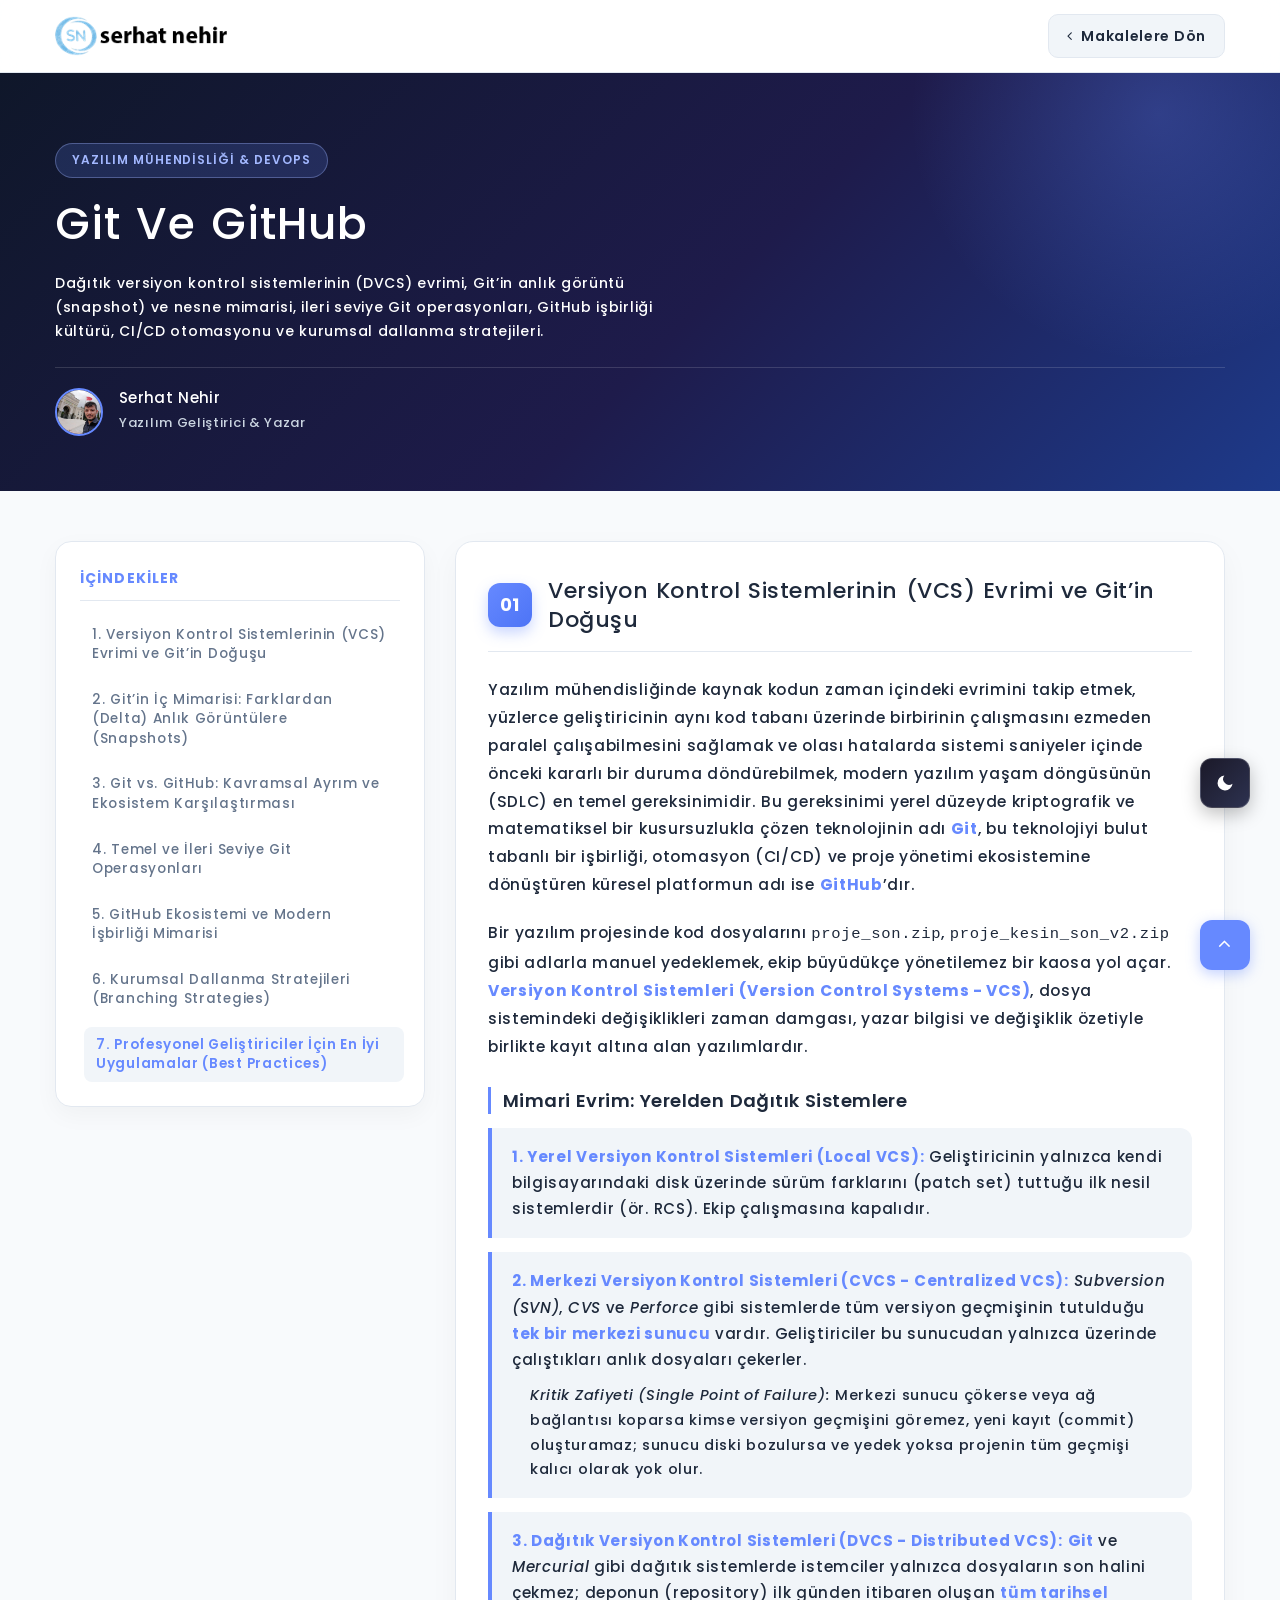
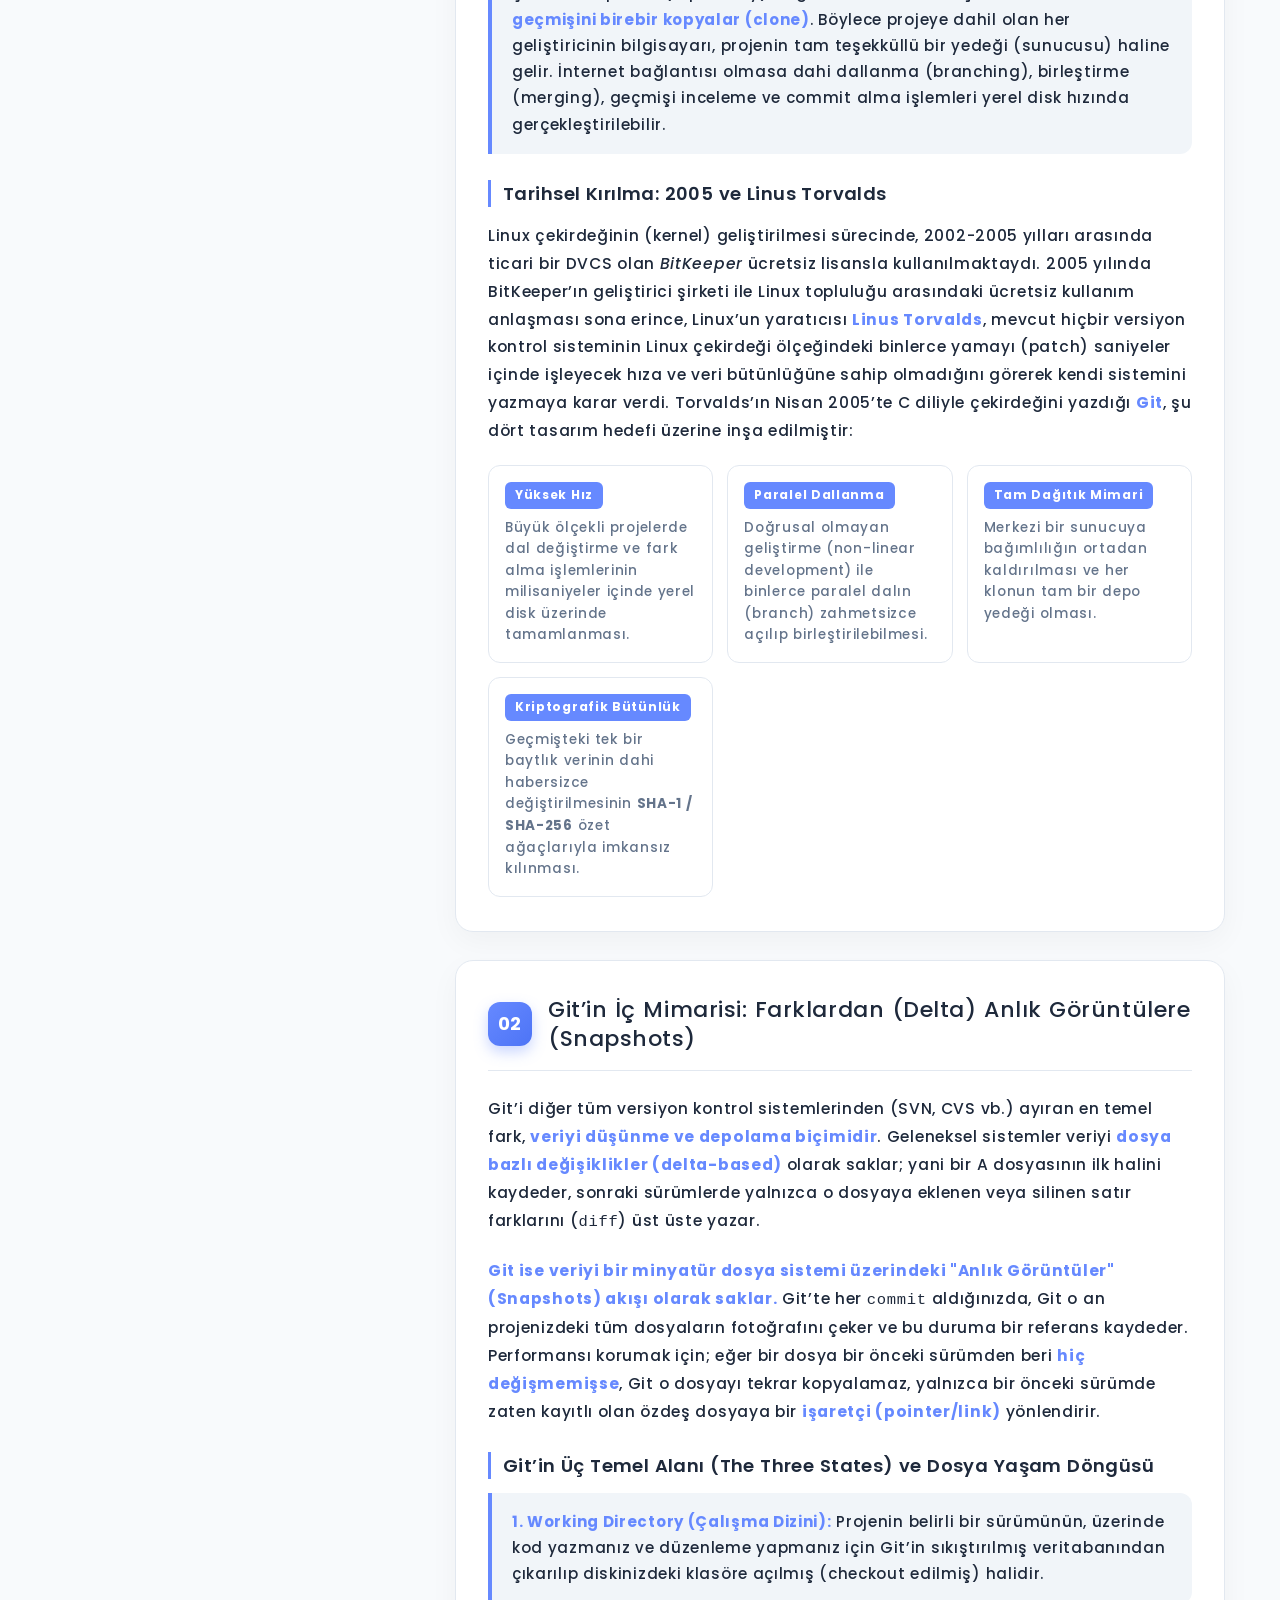
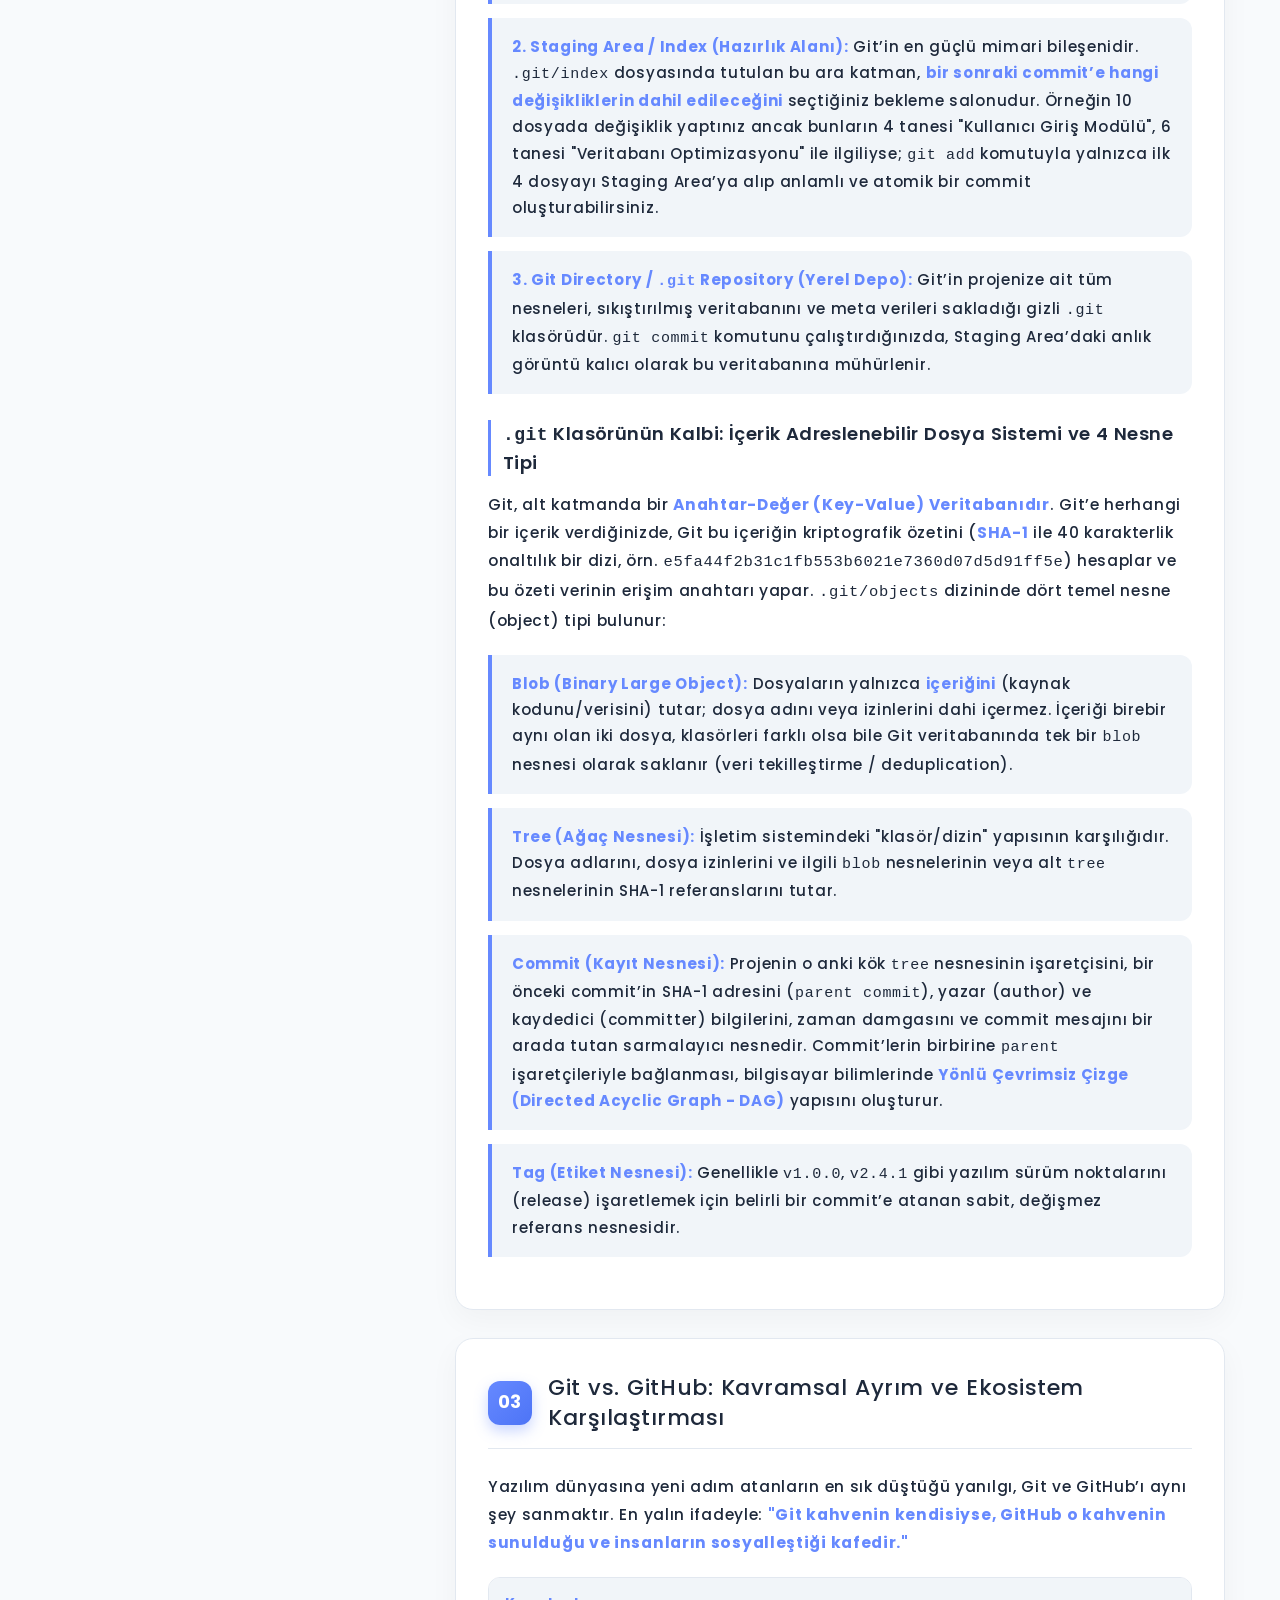
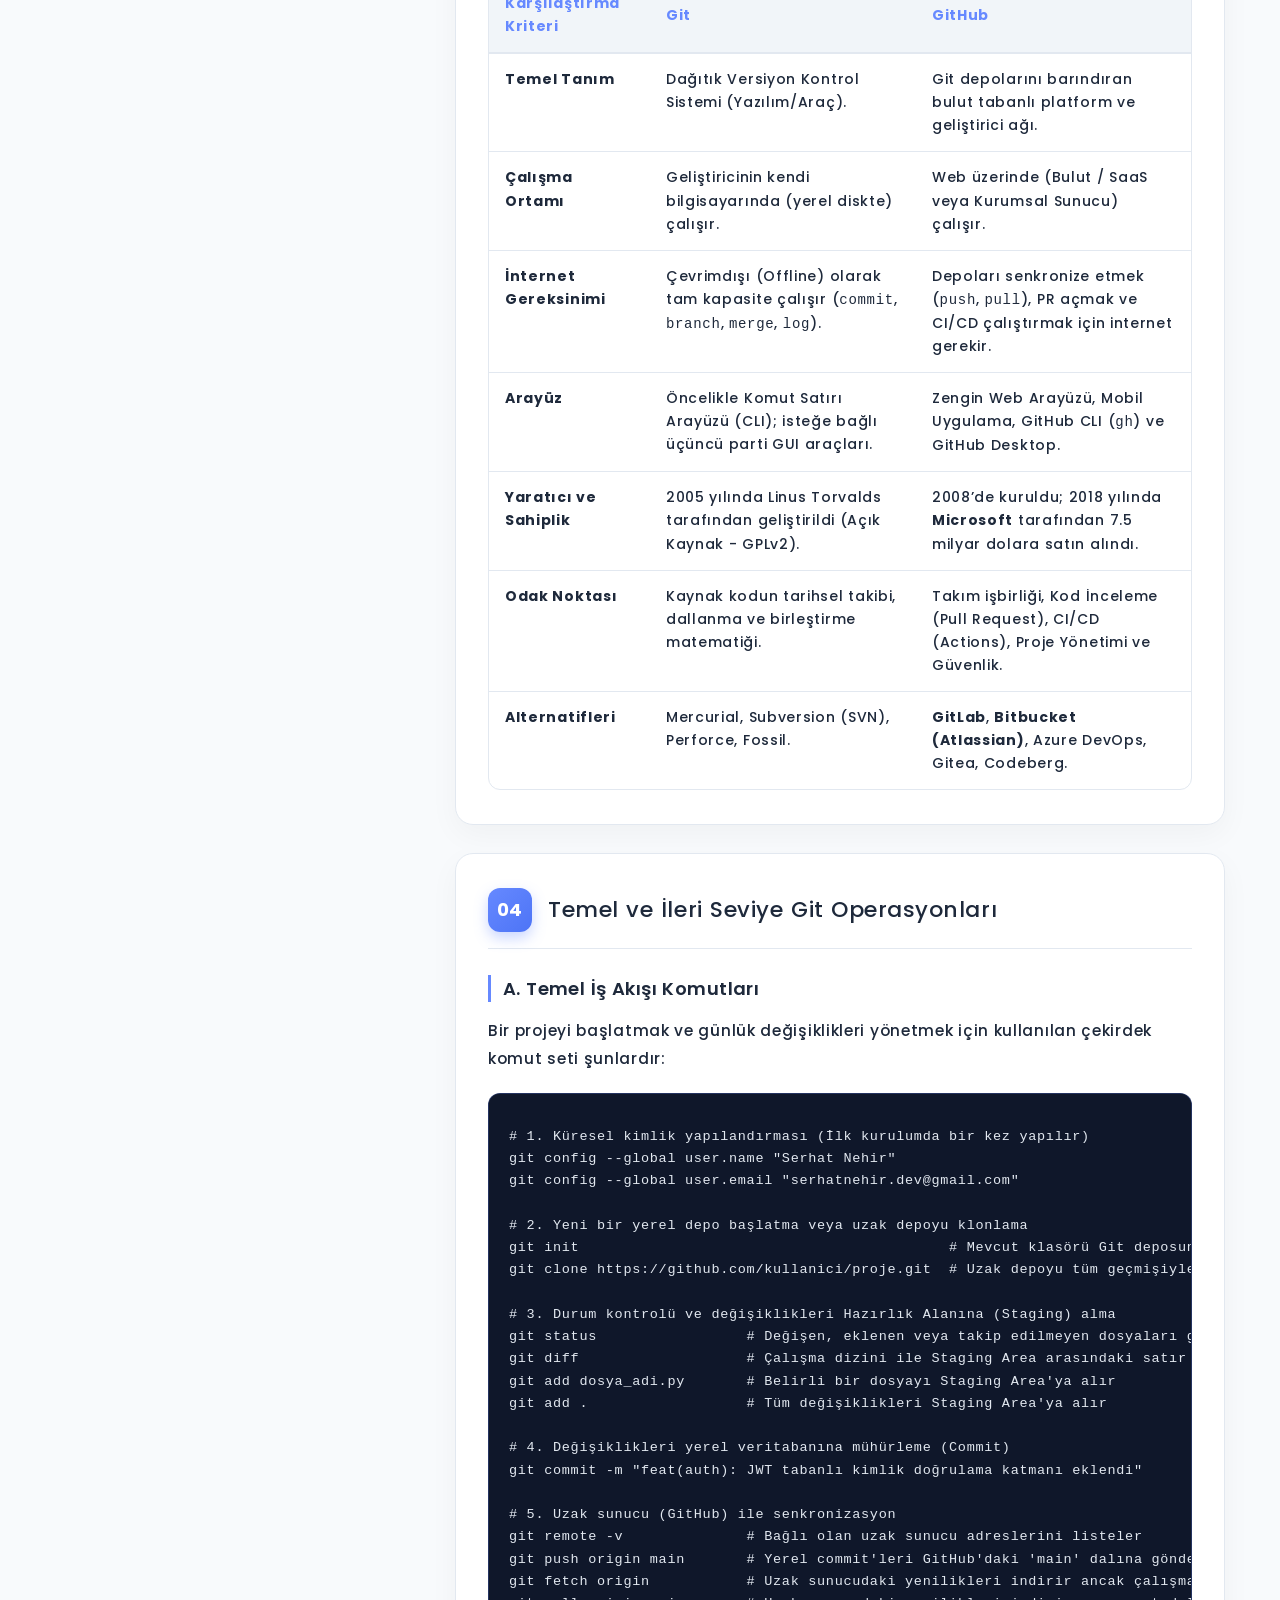
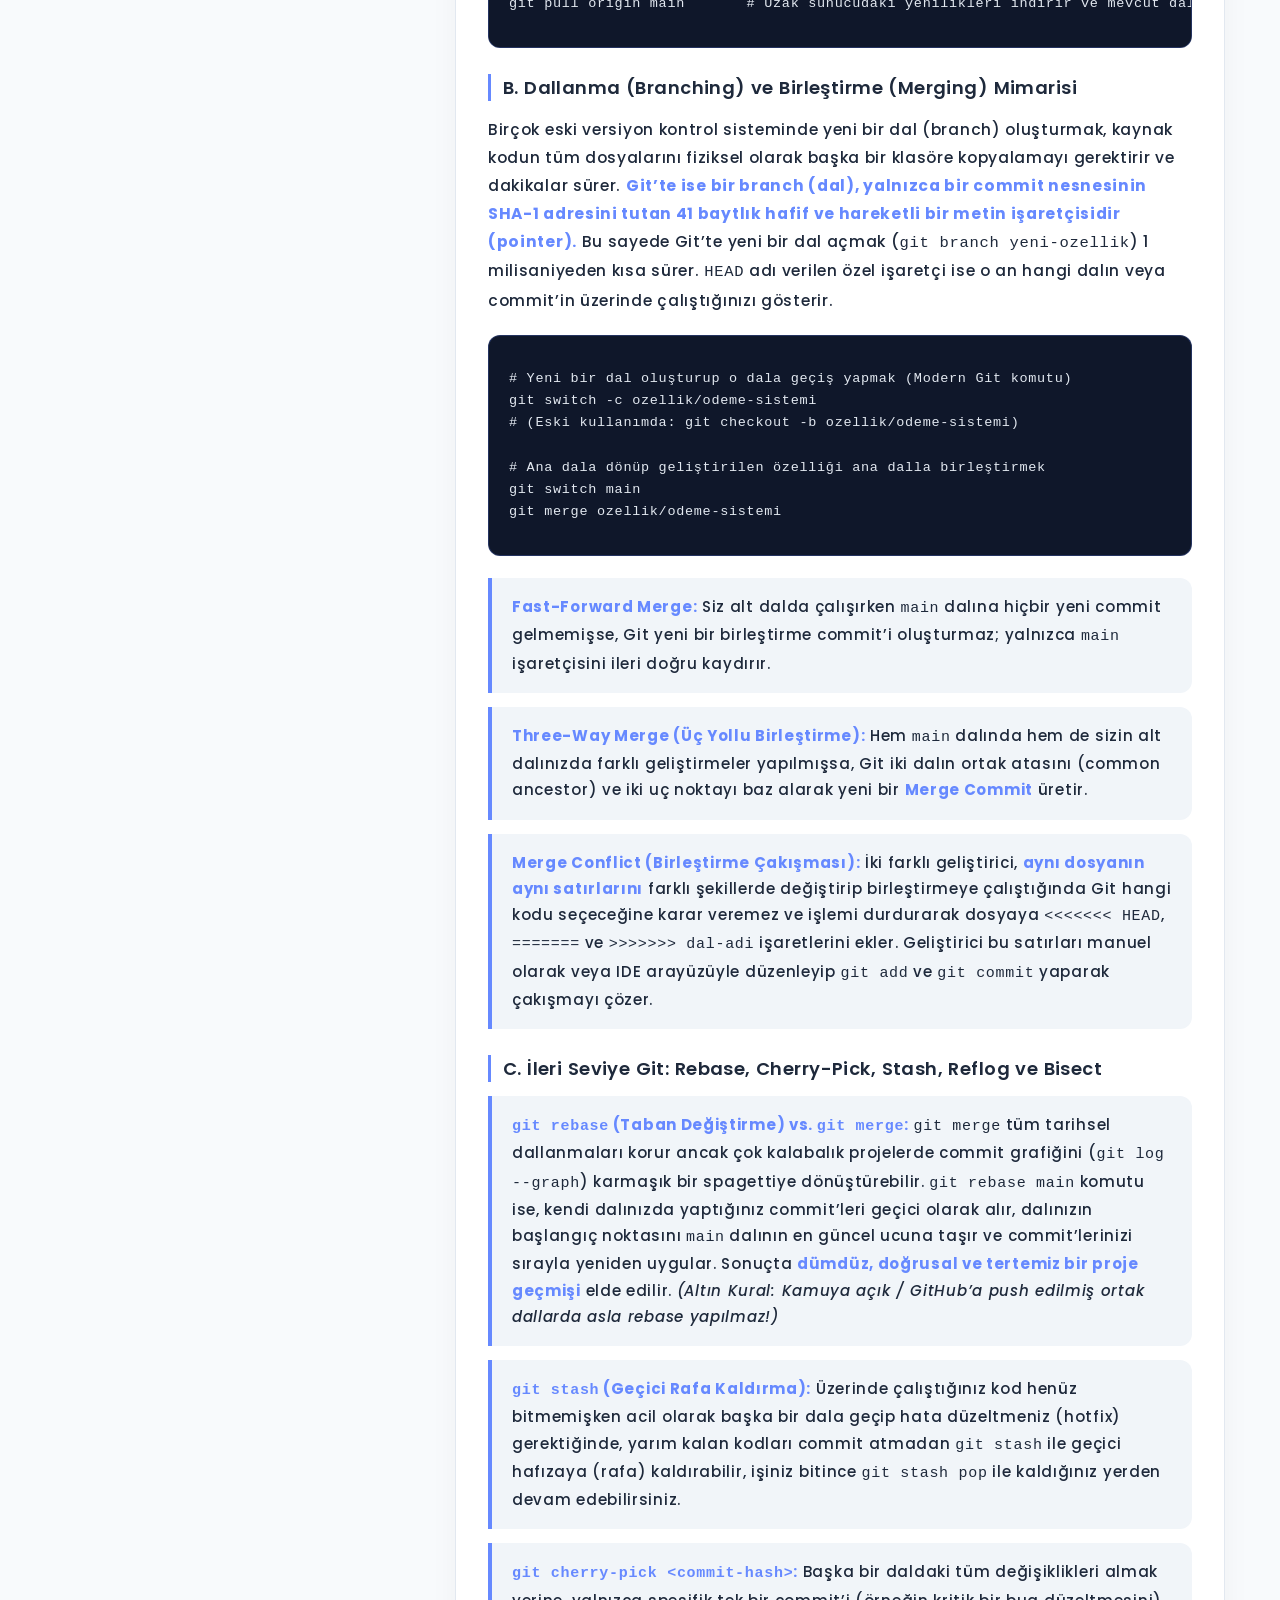
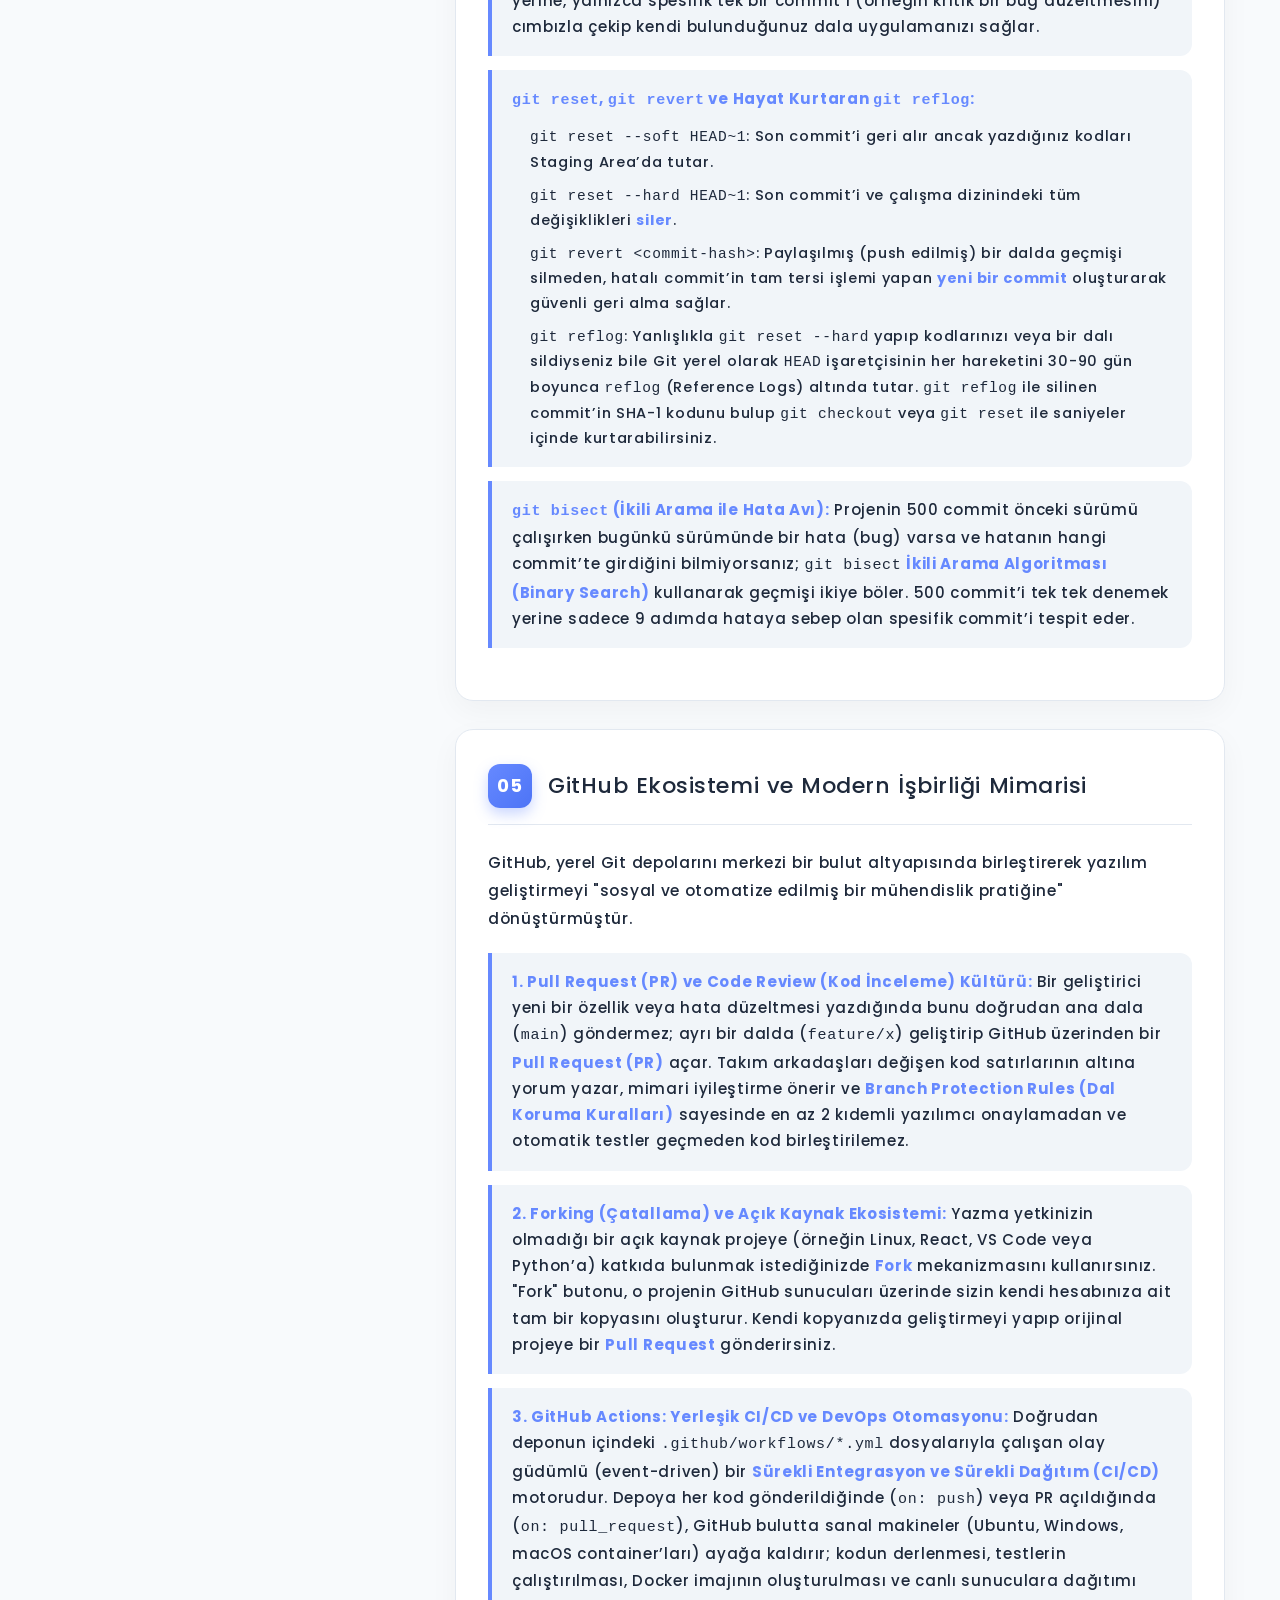
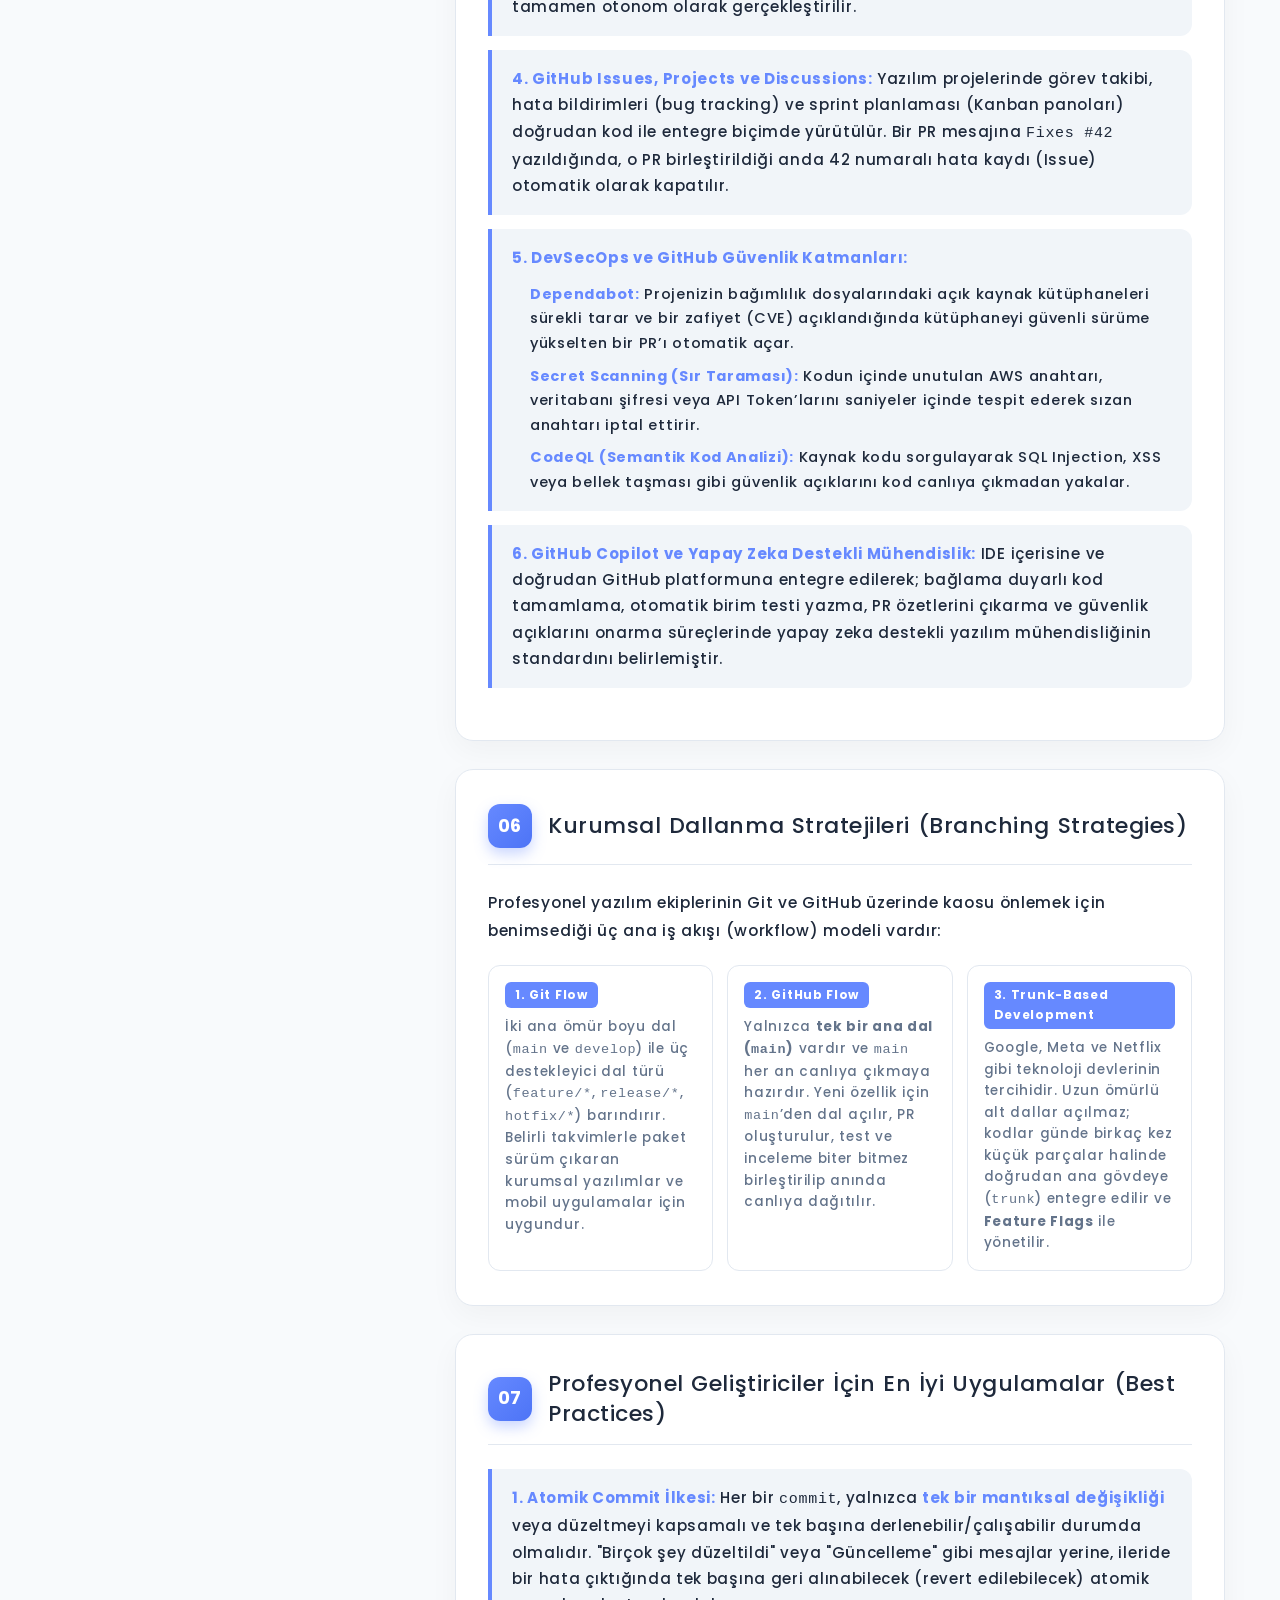
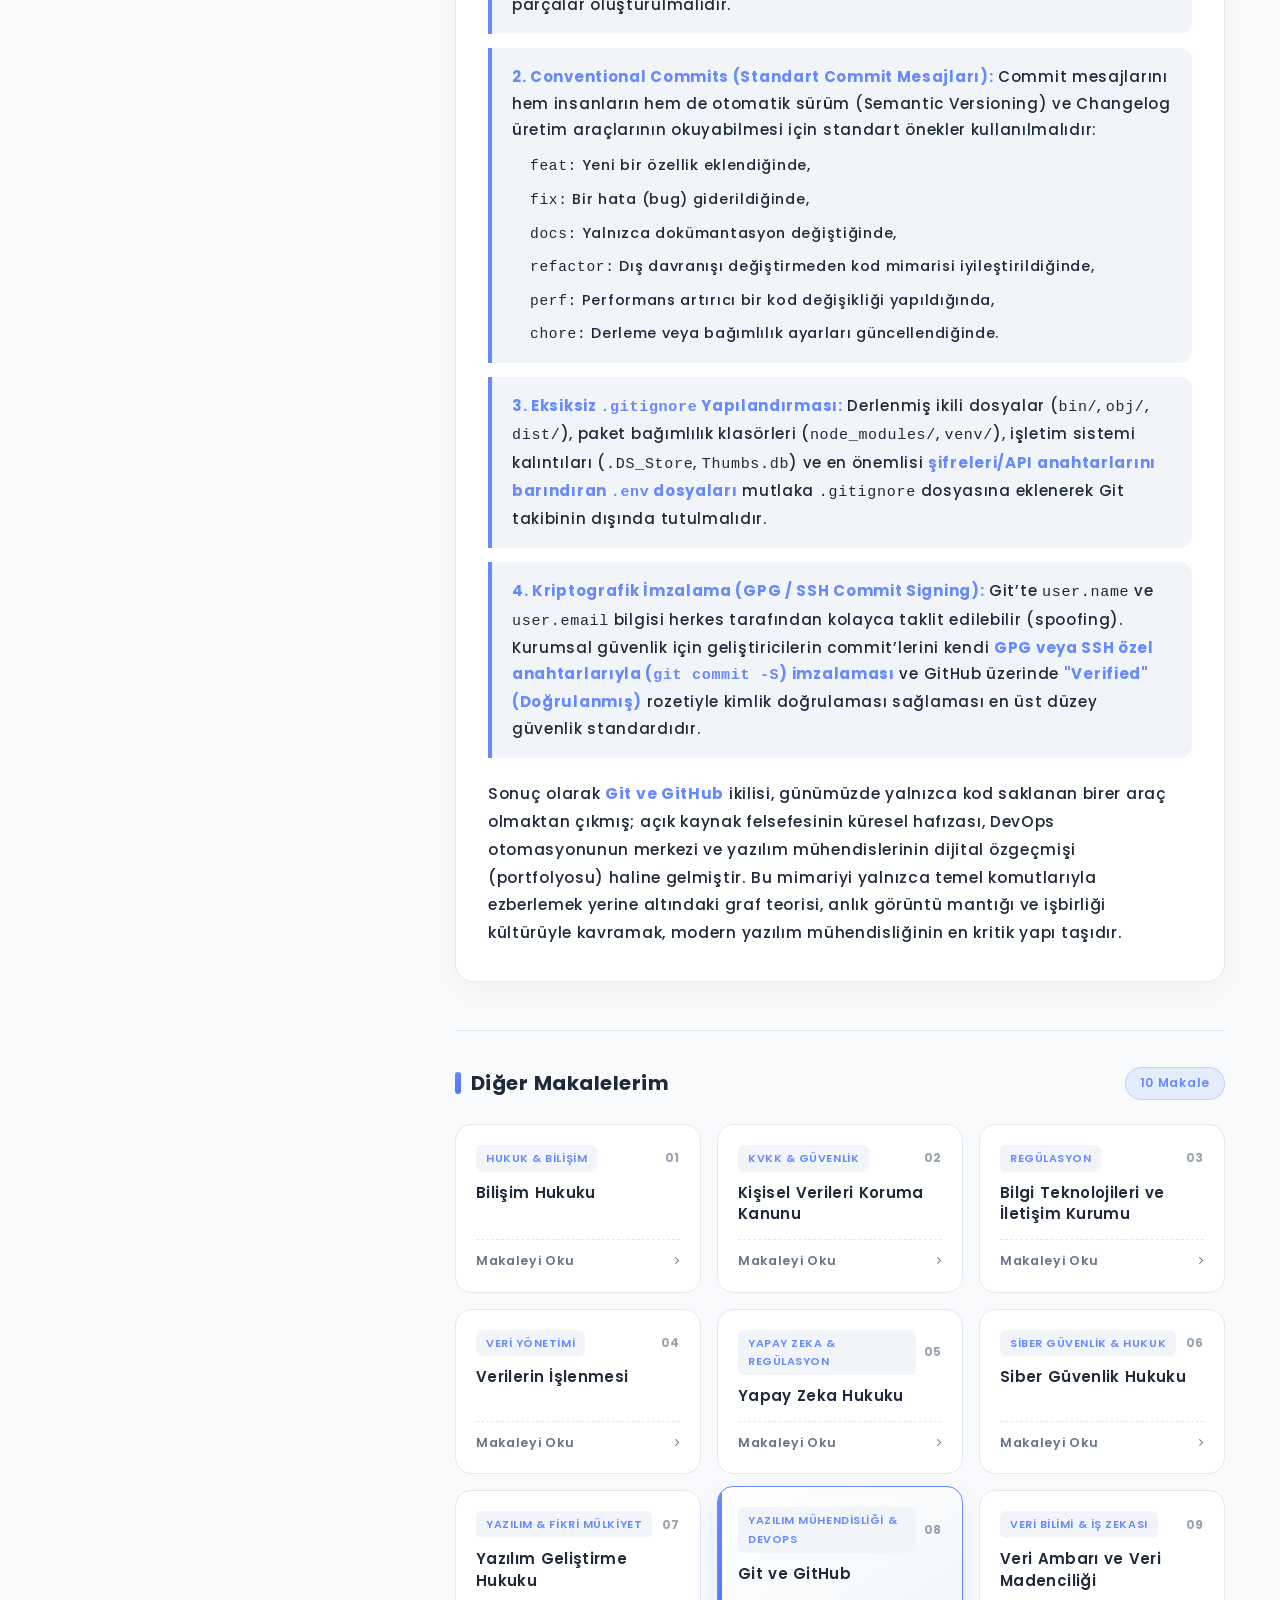
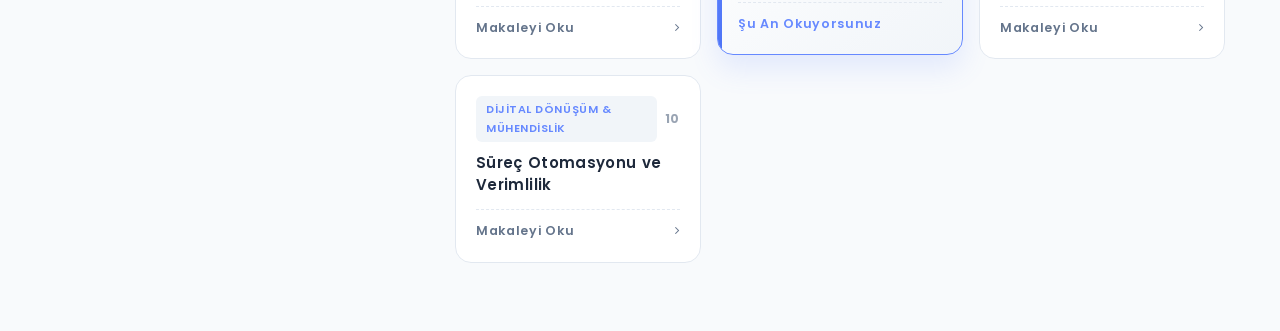
<file: makalelerim/git_ve_github.html>
<!DOCTYPE html>
<html class="wide" lang="tr">
  <head>
    <title>Git ve GitHub | Serhat Nehir</title>
    <meta name="format-detection" content="telephone=no">
    <meta name="viewport" content="width=device-width, initial-scale=1.0, maximum-scale=1.0, user-scalable=yes">
    <meta http-equiv="X-UA-Compatible" content="IE=edge">
    <meta charset="utf-8">
    <link rel="icon" href="../images/favicon.ico" type="image/x-icon">
    <link rel="canonical" href="https://www.serhatnehir.com.tr/makalelerim/git_ve_github.html">
    <meta name="description" content="Git ve GitHub: Dağıtık versiyon kontrol mimarisi, snapshot yapısı, temel ve ileri seviye Git komutları (rebase, cherry-pick, reflog, bisect), GitHub Actions CI/CD ve kurumsal dallanma stratejileri - Serhat Nehir" />
    <!-- Open Graph / Sosyal Medya Paylaşım Etiketleri -->
    <meta property="og:type" content="article">
    <meta property="og:locale" content="tr_TR">
    <meta property="og:site_name" content="Serhat Nehir">
    <meta property="og:title" content="Git ve GitHub | Serhat Nehir">
    <meta property="og:description" content="Modern yazılım mühendisliğinde Git iç mimarisi, nesne modeli (blob, tree, commit), ileri seviye Git operasyonları, GitHub işbirliği kültürü ve DevOps otomasyonu.">
    <meta property="og:url" content="https://www.serhatnehir.com.tr/makalelerim/git_ve_github.html">
    <meta property="og:image" content="https://www.serhatnehir.com.tr/images/makaleler/veri_ambari.jpg">
    <meta name="twitter:card" content="summary_large_image">
    <meta name="twitter:title" content="Git ve GitHub | Serhat Nehir">
    <meta name="twitter:description" content="Git iç mimarisi, temel ve ileri seviye Git komutları, GitHub Actions CI/CD, DevSecOps ve kurumsal dallanma stratejileri.">
    <meta name="twitter:image" content="https://www.serhatnehir.com.tr/images/makaleler/veri_ambari.jpg">
    <!-- Google Fonts: Poppins -->
    <link rel="preconnect" href="https://fonts.googleapis.com">
    <link rel="preconnect" href="https://fonts.gstatic.com" crossorigin>
    <link href="https://fonts.googleapis.com/css2?family=Poppins:wght@300;400;500;600;700&display=swap" rel="stylesheet">
    <link rel="stylesheet" href="../css/bootstrap.css">
    <link rel="stylesheet" href="../css/fonts.css">
    <link rel="stylesheet" href="../css/style.css">
    <!-- Yapısal Veri (Schema.org JSON-LD) -->
    <script type="application/ld+json">
{
      "@context": "https://schema.org",
      "@type": "Article",
      "headline": "Git ve GitHub | Serhat Nehir",
      "description": "Modern yazılım mühendisliğinde Git iç mimarisi, nesne modeli (blob, tree, commit), ileri seviye Git operasyonları, GitHub işbirliği kültürü ve DevOps otomasyonu.",
      "image": "https://www.serhatnehir.com.tr/images/makaleler/veri_ambari.jpg",
      "author": {
            "@type": "Person",
            "name": "Serhat Nehir",
            "url": "https://www.serhatnehir.com.tr/"
      },
      "publisher": {
            "@type": "Person",
            "name": "Serhat Nehir"
      },
      "mainEntityOfPage": {
            "@type": "WebPage",
            "@id": "https://www.serhatnehir.com.tr/makalelerim/git_ve_github.html"
      },
      "datePublished": "2026-11-04",
      "dateModified": "2026-11-04",
      "inLanguage": "tr-TR"
}
    </script>
  </head>

  <body class="article-page">
    <div id="scroll-progress"></div>

    <!-- Üst Bar -->
    <header class="article-topbar">
      <div class="container article-topbar-inner">
        <a href="../index.html" aria-label="Serhat Nehir Ana Sayfa"><img src="../images/logo_siyah.png" alt="Serhat Nehir Logo" width="180" height="40"/></a>
        <a class="back-home-btn" href="../index.html#makalelerim" aria-label="Makalelere Dön"><span class="fa fa-angle-left"></span> Makalelere Dön</a>
      </div>
    </header>

    <!-- Başlık (Hero) Alanı -->
    <section class="article-hero">
      <div class="container">
        <span class="article-category-pill">Yazılım Mühendisliği &amp; DevOps</span>
        <h1>Git ve GitHub</h1>
        <p class="text-width-large">Dağıtık versiyon kontrol sistemlerinin (DVCS) evrimi, Git’in anlık görüntü (snapshot) ve nesne mimarisi, ileri seviye Git operasyonları, GitHub işbirliği kültürü, CI/CD otomasyonu ve kurumsal dallanma stratejileri.</p>
        <div class="article-author-bar">
          <img class="article-author-avatar" src="../images/sn.jpg" alt="Serhat Nehir" width="48" height="48" loading="lazy" />
          <div class="article-author-info">
            <h6>Serhat Nehir</h6>
            <span>Yazılım Geliştirici &amp; Yazar</span>
          </div>
        </div>
      </div>
    </section>

    <!-- Ana İçerik -->
    <main class="article-main-wrap">
      <div class="container">
        <div class="row">
          <!-- Sol Menü: İçindekiler -->
          <div class="col-lg-4">
            <aside class="toc-card">
              <div class="toc-title">İçindekiler</div>
              <ul class="toc-list">
                <li><a href="#bolum-1">1. Versiyon Kontrol Sistemlerinin (VCS) Evrimi ve Git’in Doğuşu</a></li>
                <li><a href="#bolum-2">2. Git’in İç Mimarisi: Farklardan (Delta) Anlık Görüntülere (Snapshots)</a></li>
                <li><a href="#bolum-3">3. Git vs. GitHub: Kavramsal Ayrım ve Ekosistem Karşılaştırması</a></li>
                <li><a href="#bolum-4">4. Temel ve İleri Seviye Git Operasyonları</a></li>
                <li><a href="#bolum-5">5. GitHub Ekosistemi ve Modern İşbirliği Mimarisi</a></li>
                <li><a href="#bolum-6">6. Kurumsal Dallanma Stratejileri (Branching Strategies)</a></li>
                <li><a href="#bolum-7">7. Profesyonel Geliştiriciler İçin En İyi Uygulamalar (Best Practices)</a></li>
              </ul>
            </aside>
          </div>

          <!-- Sağ Sütun: Makale Bölümleri -->
          <div class="col-lg-8">

            <!-- BÖLÜM 1 -->
            <section class="article-section-card" id="bolum-1">
              <div class="section-header-row">
                <div class="section-num-badge">01</div>
                <h3>Versiyon Kontrol Sistemlerinin (VCS) Evrimi ve Git’in Doğuşu</h3>
              </div>
              <p class="article-prose">
                Yazılım mühendisliğinde kaynak kodun zaman içindeki evrimini takip etmek, yüzlerce geliştiricinin aynı kod tabanı üzerinde birbirinin çalışmasını ezmeden paralel çalışabilmesini sağlamak ve olası hatalarda sistemi saniyeler içinde önceki kararlı bir duruma döndürebilmek, modern yazılım yaşam döngüsünün (SDLC) en temel gereksinimidir. Bu gereksinimi yerel düzeyde kriptografik ve matematiksel bir kusursuzlukla çözen teknolojinin adı <strong>Git</strong>, bu teknolojiyi bulut tabanlı bir işbirliği, otomasyon (CI/CD) ve proje yönetimi ekosistemine dönüştüren küresel platformun adı ise <strong>GitHub</strong>’dır.
              </p>
              <p class="article-prose">
                Bir yazılım projesinde kod dosyalarını <code>proje_son.zip</code>, <code>proje_kesin_son_v2.zip</code> gibi adlarla manuel yedeklemek, ekip büyüdükçe yönetilemez bir kaosa yol açar. <strong>Versiyon Kontrol Sistemleri (Version Control Systems - VCS)</strong>, dosya sistemindeki değişiklikleri zaman damgası, yazar bilgisi ve değişiklik özetiyle birlikte kayıt altına alan yazılımlardır.
              </p>

              <h4 class="article-subheading">Mimari Evrim: Yerelden Dağıtık Sistemlere</h4>
              <ul class="article-topic-list">
                <li><strong>1. Yerel Versiyon Kontrol Sistemleri (Local VCS):</strong> Geliştiricinin yalnızca kendi bilgisayarındaki disk üzerinde sürüm farklarını (patch set) tuttuğu ilk nesil sistemlerdir (ör. RCS). Ekip çalışmasına kapalıdır.</li>
                <li>
                  <strong>2. Merkezi Versiyon Kontrol Sistemleri (CVCS - Centralized VCS):</strong> <em>Subversion (SVN)</em>, <em>CVS</em> ve <em>Perforce</em> gibi sistemlerde tüm versiyon geçmişinin tutulduğu <strong>tek bir merkezi sunucu</strong> vardır. Geliştiriciler bu sunucudan yalnızca üzerinde çalıştıkları anlık dosyaları çekerler.
                  <ul class="nested-sublist">
                    <li><em>Kritik Zafiyeti (Single Point of Failure):</em> Merkezi sunucu çökerse veya ağ bağlantısı koparsa kimse versiyon geçmişini göremez, yeni kayıt (commit) oluşturamaz; sunucu diski bozulursa ve yedek yoksa projenin tüm geçmişi kalıcı olarak yok olur.</li>
                  </ul>
                </li>
                <li><strong>3. Dağıtık Versiyon Kontrol Sistemleri (DVCS - Distributed VCS):</strong> <strong>Git</strong> ve <em>Mercurial</em> gibi dağıtık sistemlerde istemciler yalnızca dosyaların son halini çekmez; deponun (repository) ilk günden itibaren oluşan <strong>tüm tarihsel geçmişini birebir kopyalar (clone)</strong>. Böylece projeye dahil olan her geliştiricinin bilgisayarı, projenin tam teşekküllü bir yedeği (sunucusu) haline gelir. İnternet bağlantısı olmasa dahi dallanma (branching), birleştirme (merging), geçmişi inceleme ve commit alma işlemleri yerel disk hızında gerçekleştirilebilir.</li>
              </ul>

              <h4 class="article-subheading">Tarihsel Kırılma: 2005 ve Linus Torvalds</h4>
              <p class="article-prose">
                Linux çekirdeğinin (kernel) geliştirilmesi sürecinde, 2002-2005 yılları arasında ticari bir DVCS olan <em>BitKeeper</em> ücretsiz lisansla kullanılmaktaydı. 2005 yılında BitKeeper’ın geliştirici şirketi ile Linux topluluğu arasındaki ücretsiz kullanım anlaşması sona erince, Linux’un yaratıcısı <strong>Linus Torvalds</strong>, mevcut hiçbir versiyon kontrol sisteminin Linux çekirdeği ölçeğindeki binlerce yamayı (patch) saniyeler içinde işleyecek hıza ve veri bütünlüğüne sahip olmadığını görerek kendi sistemini yazmaya karar verdi. Torvalds’ın Nisan 2005’te C diliyle çekirdeğini yazdığı <strong>Git</strong>, şu dört tasarım hedefi üzerine inşa edilmiştir:
              </p>
              <div class="law-subgrid">
                <div class="law-box">
                  <span class="law-box-tag">Yüksek Hız</span>
                  <p>Büyük ölçekli projelerde dal değiştirme ve fark alma işlemlerinin milisaniyeler içinde yerel disk üzerinde tamamlanması.</p>
                </div>
                <div class="law-box">
                  <span class="law-box-tag">Paralel Dallanma</span>
                  <p>Doğrusal olmayan geliştirme (non-linear development) ile binlerce paralel dalın (branch) zahmetsizce açılıp birleştirilebilmesi.</p>
                </div>
                <div class="law-box">
                  <span class="law-box-tag">Tam Dağıtık Mimari</span>
                  <p>Merkezi bir sunucuya bağımlılığın ortadan kaldırılması ve her klonun tam bir depo yedeği olması.</p>
                </div>
                <div class="law-box">
                  <span class="law-box-tag">Kriptografik Bütünlük</span>
                  <p>Geçmişteki tek bir baytlık verinin dahi habersizce değiştirilmesinin <strong>SHA-1 / SHA-256</strong> özet ağaçlarıyla imkansız kılınması.</p>
                </div>
              </div>
            </section>

            <!-- BÖLÜM 2 -->
            <section class="article-section-card" id="bolum-2">
              <div class="section-header-row">
                <div class="section-num-badge">02</div>
                <h3>Git’in İç Mimarisi: Farklardan (Delta) Anlık Görüntülere (Snapshots)</h3>
              </div>
              <p class="article-prose">
                Git’i diğer tüm versiyon kontrol sistemlerinden (SVN, CVS vb.) ayıran en temel fark, <strong>veriyi düşünme ve depolama biçimidir</strong>. Geleneksel sistemler veriyi <strong>dosya bazlı değişiklikler (delta-based)</strong> olarak saklar; yani bir A dosyasının ilk halini kaydeder, sonraki sürümlerde yalnızca o dosyaya eklenen veya silinen satır farklarını (<code>diff</code>) üst üste yazar.
              </p>
              <p class="article-prose">
                <strong>Git ise veriyi bir minyatür dosya sistemi üzerindeki "Anlık Görüntüler" (Snapshots) akışı olarak saklar.</strong> Git’te her <code>commit</code> aldığınızda, Git o an projenizdeki tüm dosyaların fotoğrafını çeker ve bu duruma bir referans kaydeder. Performansı korumak için; eğer bir dosya bir önceki sürümden beri <strong>hiç değişmemişse</strong>, Git o dosyayı tekrar kopyalamaz, yalnızca bir önceki sürümde zaten kayıtlı olan özdeş dosyaya bir <strong>işaretçi (pointer/link)</strong> yönlendirir.
              </p>

              <h4 class="article-subheading">Git’in Üç Temel Alanı (The Three States) ve Dosya Yaşam Döngüsü</h4>
              <ul class="article-topic-list">
                <li><strong>1. Working Directory (Çalışma Dizini):</strong> Projenin belirli bir sürümünün, üzerinde kod yazmanız ve düzenleme yapmanız için Git’in sıkıştırılmış veritabanından çıkarılıp diskinizdeki klasöre açılmış (checkout edilmiş) halidir.</li>
                <li><strong>2. Staging Area / Index (Hazırlık Alanı):</strong> Git’in en güçlü mimari bileşenidir. <code>.git/index</code> dosyasında tutulan bu ara katman, <strong>bir sonraki commit’e hangi değişikliklerin dahil edileceğini</strong> seçtiğiniz bekleme salonudur. Örneğin 10 dosyada değişiklik yaptınız ancak bunların 4 tanesi "Kullanıcı Giriş Modülü", 6 tanesi "Veritabanı Optimizasyonu" ile ilgiliyse; <code>git add</code> komutuyla yalnızca ilk 4 dosyayı Staging Area’ya alıp anlamlı ve atomik bir commit oluşturabilirsiniz.</li>
                <li><strong>3. Git Directory / <code>.git</code> Repository (Yerel Depo):</strong> Git’in projenize ait tüm nesneleri, sıkıştırılmış veritabanını ve meta verileri sakladığı gizli <code>.git</code> klasörüdür. <code>git commit</code> komutunu çalıştırdığınızda, Staging Area’daki anlık görüntü kalıcı olarak bu veritabanına mühürlenir.</li>
              </ul>

              <h4 class="article-subheading"><code>.git</code> Klasörünün Kalbi: İçerik Adreslenebilir Dosya Sistemi ve 4 Nesne Tipi</h4>
              <p class="article-prose">
                Git, alt katmanda bir <strong>Anahtar-Değer (Key-Value) Veritabanıdır</strong>. Git’e herhangi bir içerik verdiğinizde, Git bu içeriğin kriptografik özetini (<strong>SHA-1</strong> ile 40 karakterlik onaltılık bir dizi, örn. <code>e5fa44f2b31c1fb553b6021e7360d07d5d91ff5e</code>) hesaplar ve bu özeti verinin erişim anahtarı yapar. <code>.git/objects</code> dizininde dört temel nesne (object) tipi bulunur:
              </p>
              <ul class="article-topic-list">
                <li><strong>Blob (Binary Large Object):</strong> Dosyaların yalnızca <strong>içeriğini</strong> (kaynak kodunu/verisini) tutar; dosya adını veya izinlerini dahi içermez. İçeriği birebir aynı olan iki dosya, klasörleri farklı olsa bile Git veritabanında tek bir <code>blob</code> nesnesi olarak saklanır (veri tekilleştirme / deduplication).</li>
                <li><strong>Tree (Ağaç Nesnesi):</strong> İşletim sistemindeki "klasör/dizin" yapısının karşılığıdır. Dosya adlarını, dosya izinlerini ve ilgili <code>blob</code> nesnelerinin veya alt <code>tree</code> nesnelerinin SHA-1 referanslarını tutar.</li>
                <li><strong>Commit (Kayıt Nesnesi):</strong> Projenin o anki kök <code>tree</code> nesnesinin işaretçisini, bir önceki commit’in SHA-1 adresini (<code>parent commit</code>), yazar (author) ve kaydedici (committer) bilgilerini, zaman damgasını ve commit mesajını bir arada tutan sarmalayıcı nesnedir. Commit’lerin birbirine <code>parent</code> işaretçileriyle bağlanması, bilgisayar bilimlerinde <strong>Yönlü Çevrimsiz Çizge (Directed Acyclic Graph - DAG)</strong> yapısını oluşturur.</li>
                <li><strong>Tag (Etiket Nesnesi):</strong> Genellikle <code>v1.0.0</code>, <code>v2.4.1</code> gibi yazılım sürüm noktalarını (release) işaretlemek için belirli bir commit’e atanan sabit, değişmez referans nesnesidir.</li>
              </ul>
            </section>

            <!-- BÖLÜM 3 -->
            <section class="article-section-card" id="bolum-3">
              <div class="section-header-row">
                <div class="section-num-badge">03</div>
                <h3>Git vs. GitHub: Kavramsal Ayrım ve Ekosistem Karşılaştırması</h3>
              </div>
              <p class="article-prose">
                Yazılım dünyasına yeni adım atanların en sık düştüğü yanılgı, Git ve GitHub’ı aynı şey sanmaktır. En yalın ifadeyle: <strong>"Git kahvenin kendisiyse, GitHub o kahvenin sunulduğu ve insanların sosyalleştiği kafedir."</strong>
              </p>
              <div class="law-table-wrap">
                <table class="law-table">
                  <thead>
                    <tr>
                      <th>Karşılaştırma Kriteri</th>
                      <th>Git</th>
                      <th>GitHub</th>
                    </tr>
                  </thead>
                  <tbody>
                    <tr>
                      <td><strong>Temel Tanım</strong></td>
                      <td>Dağıtık Versiyon Kontrol Sistemi (Yazılım/Araç).</td>
                      <td>Git depolarını barındıran bulut tabanlı platform ve geliştirici ağı.</td>
                    </tr>
                    <tr>
                      <td><strong>Çalışma Ortamı</strong></td>
                      <td>Geliştiricinin kendi bilgisayarında (yerel diskte) çalışır.</td>
                      <td>Web üzerinde (Bulut / SaaS veya Kurumsal Sunucu) çalışır.</td>
                    </tr>
                    <tr>
                      <td><strong>İnternet Gereksinimi</strong></td>
                      <td>Çevrimdışı (Offline) olarak tam kapasite çalışır (<code>commit</code>, <code>branch</code>, <code>merge</code>, <code>log</code>).</td>
                      <td>Depoları senkronize etmek (<code>push</code>, <code>pull</code>), PR açmak ve CI/CD çalıştırmak için internet gerekir.</td>
                    </tr>
                    <tr>
                      <td><strong>Arayüz</strong></td>
                      <td>Öncelikle Komut Satırı Arayüzü (CLI); isteğe bağlı üçüncü parti GUI araçları.</td>
                      <td>Zengin Web Arayüzü, Mobil Uygulama, GitHub CLI (<code>gh</code>) ve GitHub Desktop.</td>
                    </tr>
                    <tr>
                      <td><strong>Yaratıcı ve Sahiplik</strong></td>
                      <td>2005 yılında Linus Torvalds tarafından geliştirildi (Açık Kaynak - GPLv2).</td>
                      <td>2008’de kuruldu; 2018 yılında <strong>Microsoft</strong> tarafından 7.5 milyar dolara satın alındı.</td>
                    </tr>
                    <tr>
                      <td><strong>Odak Noktası</strong></td>
                      <td>Kaynak kodun tarihsel takibi, dallanma ve birleştirme matematiği.</td>
                      <td>Takım işbirliği, Kod İnceleme (Pull Request), CI/CD (Actions), Proje Yönetimi ve Güvenlik.</td>
                    </tr>
                    <tr>
                      <td><strong>Alternatifleri</strong></td>
                      <td>Mercurial, Subversion (SVN), Perforce, Fossil.</td>
                      <td><strong>GitLab</strong>, <strong>Bitbucket (Atlassian)</strong>, Azure DevOps, Gitea, Codeberg.</td>
                    </tr>
                  </tbody>
                </table>
              </div>
            </section>

            <!-- BÖLÜM 4 -->
            <section class="article-section-card" id="bolum-4">
              <div class="section-header-row">
                <div class="section-num-badge">04</div>
                <h3>Temel ve İleri Seviye Git Operasyonları</h3>
              </div>

              <h4 class="article-subheading">A. Temel İş Akışı Komutları</h4>
              <p class="article-prose">
                Bir projeyi başlatmak ve günlük değişiklikleri yönetmek için kullanılan çekirdek komut seti şunlardır:
              </p>
              <div class="code-block-wrap"><pre><code># 1. Küresel kimlik yapılandırması (İlk kurulumda bir kez yapılır)
git config --global user.name "Serhat Nehir"
git config --global user.email "serhatnehir.dev@gmail.com"

# 2. Yeni bir yerel depo başlatma veya uzak depoyu klonlama
git init                                          # Mevcut klasörü Git deposuna dönüştürür
git clone https://github.com/kullanici/proje.git  # Uzak depoyu tüm geçmişiyle indirir

# 3. Durum kontrolü ve değişiklikleri Hazırlık Alanına (Staging) alma
git status                 # Değişen, eklenen veya takip edilmeyen dosyaları gösterir
git diff                   # Çalışma dizini ile Staging Area arasındaki satır farklarını gösterir
git add dosya_adi.py       # Belirli bir dosyayı Staging Area'ya alır
git add .                  # Tüm değişiklikleri Staging Area'ya alır

# 4. Değişiklikleri yerel veritabanına mühürleme (Commit)
git commit -m "feat(auth): JWT tabanlı kimlik doğrulama katmanı eklendi"

# 5. Uzak sunucu (GitHub) ile senkronizasyon
git remote -v              # Bağlı olan uzak sunucu adreslerini listeler
git push origin main       # Yerel commit'leri GitHub'daki 'main' dalına gönderir
git fetch origin           # Uzak sunucudaki yenilikleri indirir ancak çalışma dizinine birleştirmez
git pull origin main       # Uzak sunucudaki yenilikleri indirir ve mevcut dalla birleştirir (fetch + merge)</code></pre></div>

              <h4 class="article-subheading">B. Dallanma (Branching) ve Birleştirme (Merging) Mimarisi</h4>
              <p class="article-prose">
                Birçok eski versiyon kontrol sisteminde yeni bir dal (branch) oluşturmak, kaynak kodun tüm dosyalarını fiziksel olarak başka bir klasöre kopyalamayı gerektirir ve dakikalar sürer. <strong>Git’te ise bir branch (dal), yalnızca bir commit nesnesinin SHA-1 adresini tutan 41 baytlık hafif ve hareketli bir metin işaretçisidir (pointer).</strong> Bu sayede Git’te yeni bir dal açmak (<code>git branch yeni-ozellik</code>) 1 milisaniyeden kısa sürer. <code>HEAD</code> adı verilen özel işaretçi ise o an hangi dalın veya commit’in üzerinde çalıştığınızı gösterir.
              </p>
              <div class="code-block-wrap"><pre><code># Yeni bir dal oluşturup o dala geçiş yapmak (Modern Git komutu)
git switch -c ozellik/odeme-sistemi
# (Eski kullanımda: git checkout -b ozellik/odeme-sistemi)

# Ana dala dönüp geliştirilen özelliği ana dalla birleştirmek
git switch main
git merge ozellik/odeme-sistemi</code></pre></div>

              <ul class="article-topic-list">
                <li><strong>Fast-Forward Merge:</strong> Siz alt dalda çalışırken <code>main</code> dalına hiçbir yeni commit gelmemişse, Git yeni bir birleştirme commit’i oluşturmaz; yalnızca <code>main</code> işaretçisini ileri doğru kaydırır.</li>
                <li><strong>Three-Way Merge (Üç Yollu Birleştirme):</strong> Hem <code>main</code> dalında hem de sizin alt dalınızda farklı geliştirmeler yapılmışsa, Git iki dalın ortak atasını (common ancestor) ve iki uç noktayı baz alarak yeni bir <strong>Merge Commit</strong> üretir.</li>
                <li><strong>Merge Conflict (Birleştirme Çakışması):</strong> İki farklı geliştirici, <strong>aynı dosyanın aynı satırlarını</strong> farklı şekillerde değiştirip birleştirmeye çalıştığında Git hangi kodu seçeceğine karar veremez ve işlemi durdurarak dosyaya <code>&lt;&lt;&lt;&lt;&lt;&lt;&lt; HEAD</code>, <code>=======</code> ve <code>&gt;&gt;&gt;&gt;&gt;&gt;&gt; dal-adi</code> işaretlerini ekler. Geliştirici bu satırları manuel olarak veya IDE arayüzüyle düzenleyip <code>git add</code> ve <code>git commit</code> yaparak çakışmayı çözer.</li>
              </ul>

              <h4 class="article-subheading">C. İleri Seviye Git: Rebase, Cherry-Pick, Stash, Reflog ve Bisect</h4>
              <ul class="article-topic-list">
                <li><strong><code>git rebase</code> (Taban Değiştirme) vs. <code>git merge</code>:</strong> <code>git merge</code> tüm tarihsel dallanmaları korur ancak çok kalabalık projelerde commit grafiğini (<code>git log --graph</code>) karmaşık bir spagettiye dönüştürebilir. <code>git rebase main</code> komutu ise, kendi dalınızda yaptığınız commit’leri geçici olarak alır, dalınızın başlangıç noktasını <code>main</code> dalının en güncel ucuna taşır ve commit’lerinizi sırayla yeniden uygular. Sonuçta <strong>dümdüz, doğrusal ve tertemiz bir proje geçmişi</strong> elde edilir. <em>(Altın Kural: Kamuya açık / GitHub’a push edilmiş ortak dallarda asla rebase yapılmaz!)</em></li>
                <li><strong><code>git stash</code> (Geçici Rafa Kaldırma):</strong> Üzerinde çalıştığınız kod henüz bitmemişken acil olarak başka bir dala geçip hata düzeltmeniz (hotfix) gerektiğinde, yarım kalan kodları commit atmadan <code>git stash</code> ile geçici hafızaya (rafa) kaldırabilir, işiniz bitince <code>git stash pop</code> ile kaldığınız yerden devam edebilirsiniz.</li>
                <li><strong><code>git cherry-pick &lt;commit-hash&gt;</code>:</strong> Başka bir daldaki tüm değişiklikleri almak yerine, yalnızca spesifik tek bir commit’i (örneğin kritik bir bug düzeltmesini) cımbızla çekip kendi bulunduğunuz dala uygulamanızı sağlar.</li>
                <li>
                  <strong><code>git reset</code>, <code>git revert</code> ve Hayat Kurtaran <code>git reflog</code>:</strong>
                  <ul class="nested-sublist">
                    <li><code>git reset --soft HEAD~1</code>: Son commit’i geri alır ancak yazdığınız kodları Staging Area’da tutar.</li>
                    <li><code>git reset --hard HEAD~1</code>: Son commit’i ve çalışma dizinindeki tüm değişiklikleri <strong>siler</strong>.</li>
                    <li><code>git revert &lt;commit-hash&gt;</code>: Paylaşılmış (push edilmiş) bir dalda geçmişi silmeden, hatalı commit’in tam tersi işlemi yapan <strong>yeni bir commit</strong> oluşturarak güvenli geri alma sağlar.</li>
                    <li><code>git reflog</code>: Yanlışlıkla <code>git reset --hard</code> yapıp kodlarınızı veya bir dalı sildiyseniz bile Git yerel olarak <code>HEAD</code> işaretçisinin her hareketini 30-90 gün boyunca <code>reflog</code> (Reference Logs) altında tutar. <code>git reflog</code> ile silinen commit’in SHA-1 kodunu bulup <code>git checkout</code> veya <code>git reset</code> ile saniyeler içinde kurtarabilirsiniz.</li>
                  </ul>
                </li>
                <li><strong><code>git bisect</code> (İkili Arama ile Hata Avı):</strong> Projenin 500 commit önceki sürümü çalışırken bugünkü sürümünde bir hata (bug) varsa ve hatanın hangi commit’te girdiğini bilmiyorsanız; <code>git bisect</code> <strong>İkili Arama Algoritması (Binary Search)</strong> kullanarak geçmişi ikiye böler. 500 commit’i tek tek denemek yerine sadece 9 adımda hataya sebep olan spesifik commit’i tespit eder.</li>
              </ul>
            </section>

            <!-- BÖLÜM 5 -->
            <section class="article-section-card" id="bolum-5">
              <div class="section-header-row">
                <div class="section-num-badge">05</div>
                <h3>GitHub Ekosistemi ve Modern İşbirliği Mimarisi</h3>
              </div>
              <p class="article-prose">
                GitHub, yerel Git depolarını merkezi bir bulut altyapısında birleştirerek yazılım geliştirmeyi "sosyal ve otomatize edilmiş bir mühendislik pratiğine" dönüştürmüştür.
              </p>

              <ul class="article-topic-list">
                <li><strong>1. Pull Request (PR) ve Code Review (Kod İnceleme) Kültürü:</strong> Bir geliştirici yeni bir özellik veya hata düzeltmesi yazdığında bunu doğrudan ana dala (<code>main</code>) göndermez; ayrı bir dalda (<code>feature/x</code>) geliştirip GitHub üzerinden bir <strong>Pull Request (PR)</strong> açar. Takım arkadaşları değişen kod satırlarının altına yorum yazar, mimari iyileştirme önerir ve <strong>Branch Protection Rules (Dal Koruma Kuralları)</strong> sayesinde en az 2 kıdemli yazılımcı onaylamadan ve otomatik testler geçmeden kod birleştirilemez.</li>
                <li><strong>2. Forking (Çatallama) ve Açık Kaynak Ekosistemi:</strong> Yazma yetkinizin olmadığı bir açık kaynak projeye (örneğin Linux, React, VS Code veya Python’a) katkıda bulunmak istediğinizde <strong>Fork</strong> mekanizmasını kullanırsınız. "Fork" butonu, o projenin GitHub sunucuları üzerinde sizin kendi hesabınıza ait tam bir kopyasını oluşturur. Kendi kopyanızda geliştirmeyi yapıp orijinal projeye bir <strong>Pull Request</strong> gönderirsiniz.</li>
                <li><strong>3. GitHub Actions: Yerleşik CI/CD ve DevOps Otomasyonu:</strong> Doğrudan deponun içindeki <code>.github/workflows/*.yml</code> dosyalarıyla çalışan olay güdümlü (event-driven) bir <strong>Sürekli Entegrasyon ve Sürekli Dağıtım (CI/CD)</strong> motorudur. Depoya her kod gönderildiğinde (<code>on: push</code>) veya PR açıldığında (<code>on: pull_request</code>), GitHub bulutta sanal makineler (Ubuntu, Windows, macOS container’ları) ayağa kaldırır; kodun derlenmesi, testlerin çalıştırılması, Docker imajının oluşturulması ve canlı sunuculara dağıtımı tamamen otonom olarak gerçekleştirilir.</li>
                <li><strong>4. GitHub Issues, Projects ve Discussions:</strong> Yazılım projelerinde görev takibi, hata bildirimleri (bug tracking) ve sprint planlaması (Kanban panoları) doğrudan kod ile entegre biçimde yürütülür. Bir PR mesajına <code>Fixes #42</code> yazıldığında, o PR birleştirildiği anda 42 numaralı hata kaydı (Issue) otomatik olarak kapatılır.</li>
                <li>
                  <strong>5. DevSecOps ve GitHub Güvenlik Katmanları:</strong>
                  <ul class="nested-sublist">
                    <li><strong>Dependabot:</strong> Projenizin bağımlılık dosyalarındaki açık kaynak kütüphaneleri sürekli tarar ve bir zafiyet (CVE) açıklandığında kütüphaneyi güvenli sürüme yükselten bir PR’ı otomatik açar.</li>
                    <li><strong>Secret Scanning (Sır Taraması):</strong> Kodun içinde unutulan AWS anahtarı, veritabanı şifresi veya API Token’larını saniyeler içinde tespit ederek sızan anahtarı iptal ettirir.</li>
                    <li><strong>CodeQL (Semantik Kod Analizi):</strong> Kaynak kodu sorgulayarak SQL Injection, XSS veya bellek taşması gibi güvenlik açıklarını kod canlıya çıkmadan yakalar.</li>
                  </ul>
                </li>
                <li><strong>6. GitHub Copilot ve Yapay Zeka Destekli Mühendislik:</strong> IDE içerisine ve doğrudan GitHub platformuna entegre edilerek; bağlama duyarlı kod tamamlama, otomatik birim testi yazma, PR özetlerini çıkarma ve güvenlik açıklarını onarma süreçlerinde yapay zeka destekli yazılım mühendisliğinin standardını belirlemiştir.</li>
              </ul>
            </section>

            <!-- BÖLÜM 6 -->
            <section class="article-section-card" id="bolum-6">
              <div class="section-header-row">
                <div class="section-num-badge">06</div>
                <h3>Kurumsal Dallanma Stratejileri (Branching Strategies)</h3>
              </div>
              <p class="article-prose">
                Profesyonel yazılım ekiplerinin Git ve GitHub üzerinde kaosu önlemek için benimsediği üç ana iş akışı (workflow) modeli vardır:
              </p>

              <div class="law-subgrid">
                <div class="law-box">
                  <span class="law-box-tag">1. Git Flow</span>
                  <p>İki ana ömür boyu dal (<code>main</code> ve <code>develop</code>) ile üç destekleyici dal türü (<code>feature/*</code>, <code>release/*</code>, <code>hotfix/*</code>) barındırır. Belirli takvimlerle paket sürüm çıkaran kurumsal yazılımlar ve mobil uygulamalar için uygundur.</p>
                </div>
                <div class="law-box">
                  <span class="law-box-tag">2. GitHub Flow</span>
                  <p>Yalnızca <strong>tek bir ana dal (<code>main</code>)</strong> vardır ve <code>main</code> her an canlıya çıkmaya hazırdır. Yeni özellik için <code>main</code>’den dal açılır, PR oluşturulur, test ve inceleme biter bitmez birleştirilip anında canlıya dağıtılır.</p>
                </div>
                <div class="law-box">
                  <span class="law-box-tag">3. Trunk-Based Development</span>
                  <p>Google, Meta ve Netflix gibi teknoloji devlerinin tercihidir. Uzun ömürlü alt dallar açılmaz; kodlar günde birkaç kez küçük parçalar halinde doğrudan ana gövdeye (<code>trunk</code>) entegre edilir ve <strong>Feature Flags</strong> ile yönetilir.</p>
                </div>
              </div>
            </section>

            <!-- BÖLÜM 7 -->
            <section class="article-section-card" id="bolum-7">
              <div class="section-header-row">
                <div class="section-num-badge">07</div>
                <h3>Profesyonel Geliştiriciler İçin En İyi Uygulamalar (Best Practices)</h3>
              </div>
              <ul class="article-topic-list">
                <li><strong>1. Atomik Commit İlkesi:</strong> Her bir <code>commit</code>, yalnızca <strong>tek bir mantıksal değişikliği</strong> veya düzeltmeyi kapsamalı ve tek başına derlenebilir/çalışabilir durumda olmalıdır. "Birçok şey düzeltildi" veya "Güncelleme" gibi mesajlar yerine, ileride bir hata çıktığında tek başına geri alınabilecek (revert edilebilecek) atomik parçalar oluşturulmalıdır.</li>
                <li>
                  <strong>2. Conventional Commits (Standart Commit Mesajları):</strong> Commit mesajlarını hem insanların hem de otomatik sürüm (Semantic Versioning) ve Changelog üretim araçlarının okuyabilmesi için standart önekler kullanılmalıdır:
                  <ul class="nested-sublist">
                    <li><code>feat:</code> Yeni bir özellik eklendiğinde,</li>
                    <li><code>fix:</code> Bir hata (bug) giderildiğinde,</li>
                    <li><code>docs:</code> Yalnızca dokümantasyon değiştiğinde,</li>
                    <li><code>refactor:</code> Dış davranışı değiştirmeden kod mimarisi iyileştirildiğinde,</li>
                    <li><code>perf:</code> Performans artırıcı bir kod değişikliği yapıldığında,</li>
                    <li><code>chore:</code> Derleme veya bağımlılık ayarları güncellendiğinde.</li>
                  </ul>
                </li>
                <li><strong>3. Eksiksiz <code>.gitignore</code> Yapılandırması:</strong> Derlenmiş ikili dosyalar (<code>bin/</code>, <code>obj/</code>, <code>dist/</code>), paket bağımlılık klasörleri (<code>node_modules/</code>, <code>venv/</code>), işletim sistemi kalıntıları (<code>.DS_Store</code>, <code>Thumbs.db</code>) ve en önemlisi <strong>şifreleri/API anahtarlarını barındıran <code>.env</code> dosyaları</strong> mutlaka <code>.gitignore</code> dosyasına eklenerek Git takibinin dışında tutulmalıdır.</li>
                <li><strong>4. Kriptografik İmzalama (GPG / SSH Commit Signing):</strong> Git’te <code>user.name</code> ve <code>user.email</code> bilgisi herkes tarafından kolayca taklit edilebilir (spoofing). Kurumsal güvenlik için geliştiricilerin commit’lerini kendi <strong>GPG veya SSH özel anahtarlarıyla (<code>git commit -S</code>) imzalaması</strong> ve GitHub üzerinde <strong>"Verified" (Doğrulanmış)</strong> rozetiyle kimlik doğrulaması sağlaması en üst düzey güvenlik standardıdır.</li>
              </ul>

              <p class="article-prose article-prose-summary">
                Sonuç olarak <strong>Git ve GitHub</strong> ikilisi, günümüzde yalnızca kod saklanan birer araç olmaktan çıkmış; açık kaynak felsefesinin küresel hafızası, DevOps otomasyonunun merkezi ve yazılım mühendislerinin dijital özgeçmişi (portfolyosu) haline gelmiştir. Bu mimariyi yalnızca temel komutlarıyla ezberlemek yerine altındaki graf teorisi, anlık görüntü mantığı ve işbirliği kültürüyle kavramak, modern yazılım mühendisliğinin en kritik yapı taşıdır.
              </p>
            </section>

            <!-- Diğer Makaleler -->
            <div class="other-articles-box">
              <div class="other-articles-header">
                <h5>Diğer Makalelerim</h5>
                <span class="other-articles-count">10 Makale</span>
              </div>
              <div class="other-articles-grid">
                <a class="other-article-link" href="bilisim_hukuku.html">
                  <div>
                    <div class="other-article-top">
                      <span class="other-article-cat">Hukuk &amp; Bilişim</span>
                      <span class="other-article-num">01</span>
                    </div>
                    <h6>Bilişim Hukuku</h6>
                  </div>
                  <div class="other-article-footer">
                    <span class="read-status">Makaleyi Oku</span>
                    <span class="fa fa-angle-right"></span>
                  </div>
                </a>
                <a class="other-article-link" href="kvkk.html">
                  <div>
                    <div class="other-article-top">
                      <span class="other-article-cat">KVKK &amp; Güvenlik</span>
                      <span class="other-article-num">02</span>
                    </div>
                    <h6>Kişisel Verileri Koruma Kanunu</h6>
                  </div>
                  <div class="other-article-footer">
                    <span class="read-status">Makaleyi Oku</span>
                    <span class="fa fa-angle-right"></span>
                  </div>
                </a>
                <a class="other-article-link" href="btk.html">
                  <div>
                    <div class="other-article-top">
                      <span class="other-article-cat">Regülasyon</span>
                      <span class="other-article-num">03</span>
                    </div>
                    <h6>Bilgi Teknolojileri ve İletişim Kurumu</h6>
                  </div>
                  <div class="other-article-footer">
                    <span class="read-status">Makaleyi Oku</span>
                    <span class="fa fa-angle-right"></span>
                  </div>
                </a>
                <a class="other-article-link" href="verilerin_islenmesi.html">
                  <div>
                    <div class="other-article-top">
                      <span class="other-article-cat">Veri Yönetimi</span>
                      <span class="other-article-num">04</span>
                    </div>
                    <h6>Verilerin İşlenmesi</h6>
                  </div>
                  <div class="other-article-footer">
                    <span class="read-status">Makaleyi Oku</span>
                    <span class="fa fa-angle-right"></span>
                  </div>
                </a>
                <a class="other-article-link" href="yapay_zeka_hukuku.html">
                  <div>
                    <div class="other-article-top">
                      <span class="other-article-cat">Yapay Zeka &amp; Regülasyon</span>
                      <span class="other-article-num">05</span>
                    </div>
                    <h6>Yapay Zeka Hukuku</h6>
                  </div>
                  <div class="other-article-footer">
                    <span class="read-status">Makaleyi Oku</span>
                    <span class="fa fa-angle-right"></span>
                  </div>
                </a>
                <a class="other-article-link" href="siber_guvenlik_hukuku.html">
                  <div>
                    <div class="other-article-top">
                      <span class="other-article-cat">Siber Güvenlik &amp; Hukuk</span>
                      <span class="other-article-num">06</span>
                    </div>
                    <h6>Siber Güvenlik Hukuku</h6>
                  </div>
                  <div class="other-article-footer">
                    <span class="read-status">Makaleyi Oku</span>
                    <span class="fa fa-angle-right"></span>
                  </div>
                </a>
                <a class="other-article-link" href="yazilim_gelistirme_hukuku.html">
                  <div>
                    <div class="other-article-top">
                      <span class="other-article-cat">Yazılım &amp; Fikri Mülkiyet</span>
                      <span class="other-article-num">07</span>
                    </div>
                    <h6>Yazılım Geliştirme Hukuku</h6>
                  </div>
                  <div class="other-article-footer">
                    <span class="read-status">Makaleyi Oku</span>
                    <span class="fa fa-angle-right"></span>
                  </div>
                </a>
                <a class="other-article-link active" href="git_ve_github.html">
                  <div>
                    <div class="other-article-top">
                      <span class="other-article-cat">Yazılım Mühendisliği &amp; DevOps</span>
                      <span class="other-article-num">08</span>
                    </div>
                    <h6>Git ve GitHub</h6>
                  </div>
                  <div class="other-article-footer">
                    <span class="read-status">Şu An Okuyorsunuz</span>
                    <span class="fa fa-check-circle"></span>
                  </div>
                </a>
                <a class="other-article-link" href="veri_ambari_ve_veri_madenciligi.html">
                  <div>
                    <div class="other-article-top">
                      <span class="other-article-cat">Veri Bilimi &amp; İş Zekası</span>
                      <span class="other-article-num">09</span>
                    </div>
                    <h6>Veri Ambarı ve Veri Madenciliği</h6>
                  </div>
                  <div class="other-article-footer">
                    <span class="read-status">Makaleyi Oku</span>
                    <span class="fa fa-angle-right"></span>
                  </div>
                </a>
                <a class="other-article-link" href="surec_otomasyonu_ve_verimlilik.html">
                  <div>
                    <div class="other-article-top">
                      <span class="other-article-cat">Dijital Dönüşüm &amp; Mühendislik</span>
                      <span class="other-article-num">10</span>
                    </div>
                    <h6>Süreç Otomasyonu ve Verimlilik</h6>
                  </div>
                  <div class="other-article-footer">
                    <span class="read-status">Makaleyi Oku</span>
                    <span class="fa fa-angle-right"></span>
                  </div>
                </a>
              </div>
            </div>
          </div>
        </div>
      </div>
    </main>

    <!-- Alt Bilgi (Footer) -->
    <footer class="section section-fluid footer-minimal context-dark">
      <div class="bg-gray-15">
        <div class="container-fluid">
          <div class="footer-minimal-bottom-panel text-sm-left">
            <div class="row row-10 align-items-md-center">
              <div class="col-sm-6 col-md-4 text-sm-right text-md-center">
                <ul class="list-inline list-inline-sm footer-social-list-2">
                  <li><a class="icon fa fa-linkedin" href="https://www.linkedin.com/in/serhatnehir" target="_blank" rel="noopener noreferrer" aria-label="LinkedIn"></a></li>
                  <li><a class="icon fa fa-twitter" href="https://x.com/serhatnehir" target="_blank" rel="noopener noreferrer" aria-label="X (Twitter)"></a></li>
                  <li><a class="icon fa fa-youtube" href="https://www.youtube.com/serhatnehir" target="_blank" rel="noopener noreferrer" aria-label="YouTube"></a></li>
                  <li><a class="icon fa fa-instagram" href="https://www.instagram.com/serhat.nehir" target="_blank" rel="noopener noreferrer" aria-label="Instagram"></a></li>
                  <li><a class="icon fa fa-facebook" href="https://www.facebook.com/serhatnehir" target="_blank" rel="noopener noreferrer" aria-label="Facebook"></a></li>
                  <li><a class="icon fa fa-telegram" href="https://t.me/serhatnehir" target="_blank" rel="noopener noreferrer" aria-label="Telegram"></a></li>
                </ul>
              </div>
              <div class="col-sm-6 col-md-4 order-sm-first">
                <p class="rights"><span>&copy;&nbsp;</span><span class="copyright-year">2026</span> <span>Serhat Nehir</span></p>
              </div>
              <div class="col-sm-6 col-md-4 text-md-right">
                <span>Tüm hakları Saklıdır.</span> <span>Tasarım Serhat Nehir</span>
              </div>
            </div>
          </div>
        </div>
      </div>
    </footer>

    <script src="../js/core.min.js"></script>
    <script src="../js/script.js"></script>
  </body>
</html>
</file>
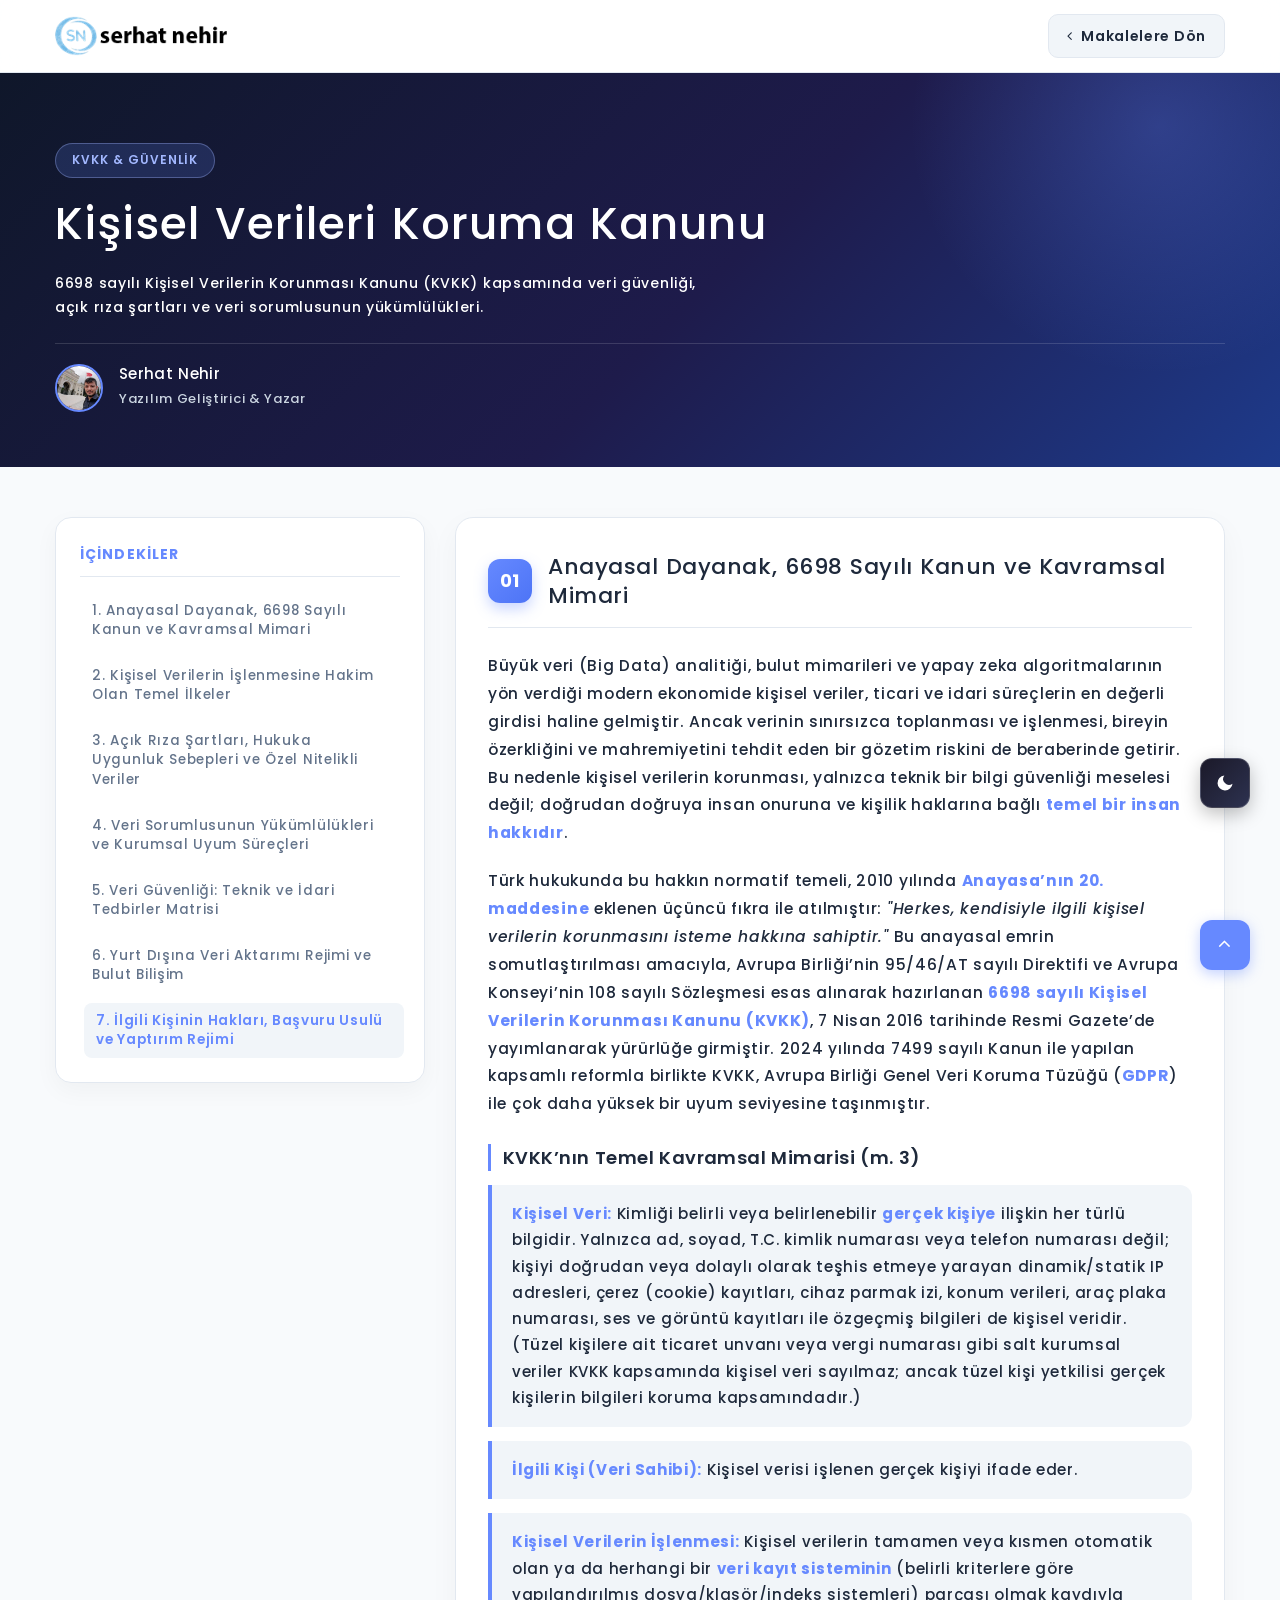
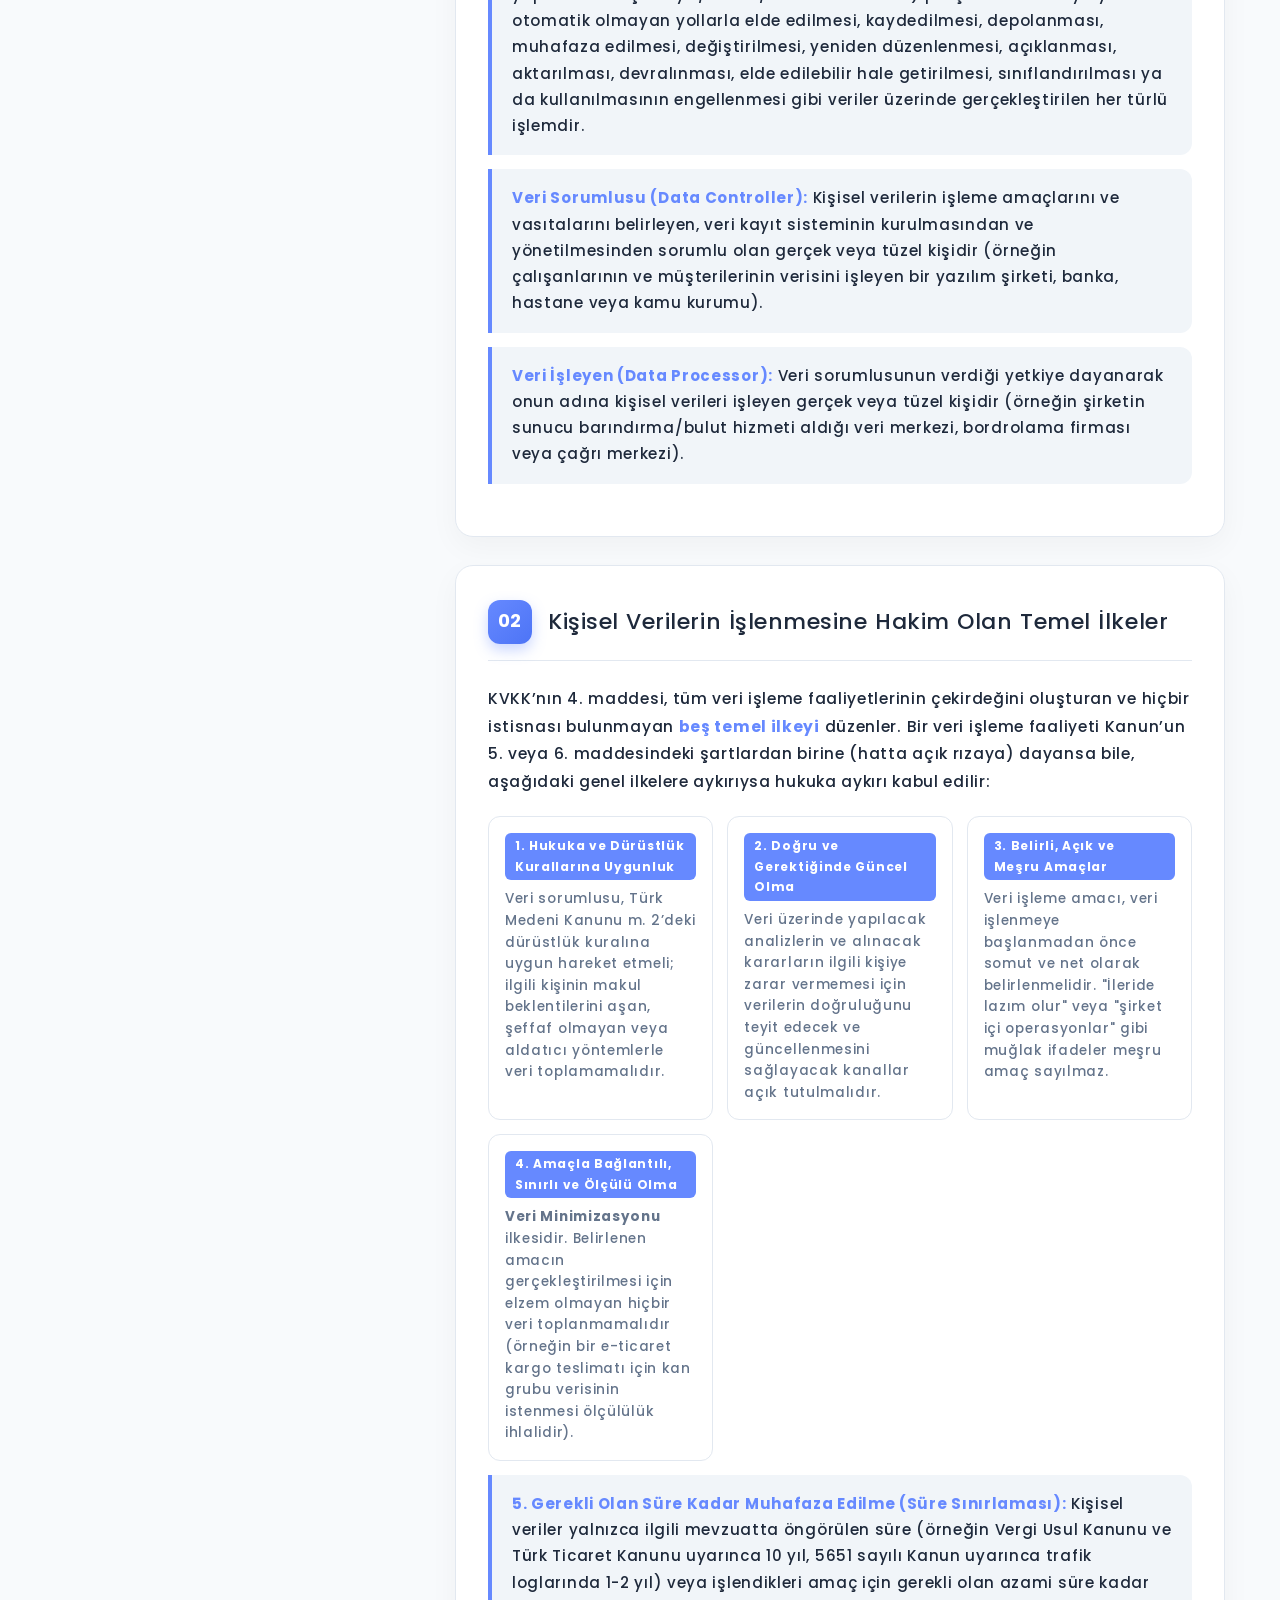
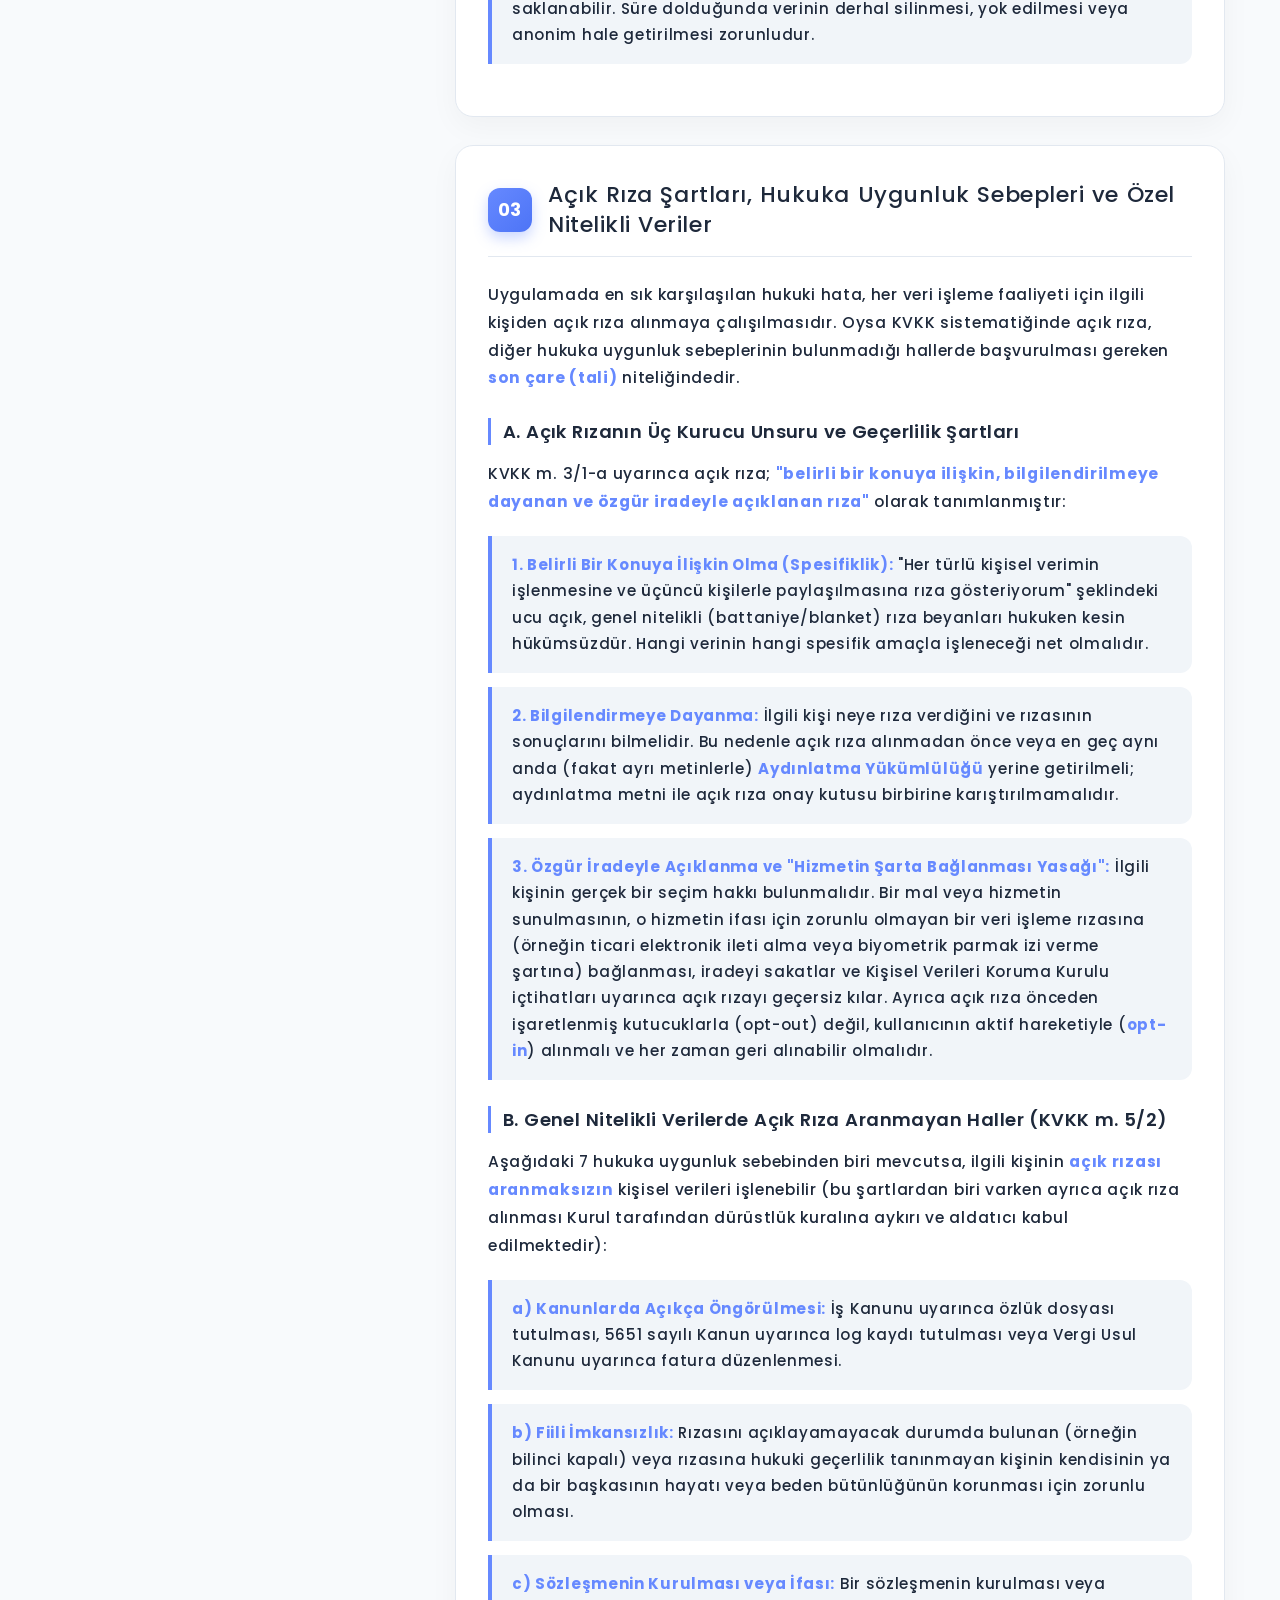
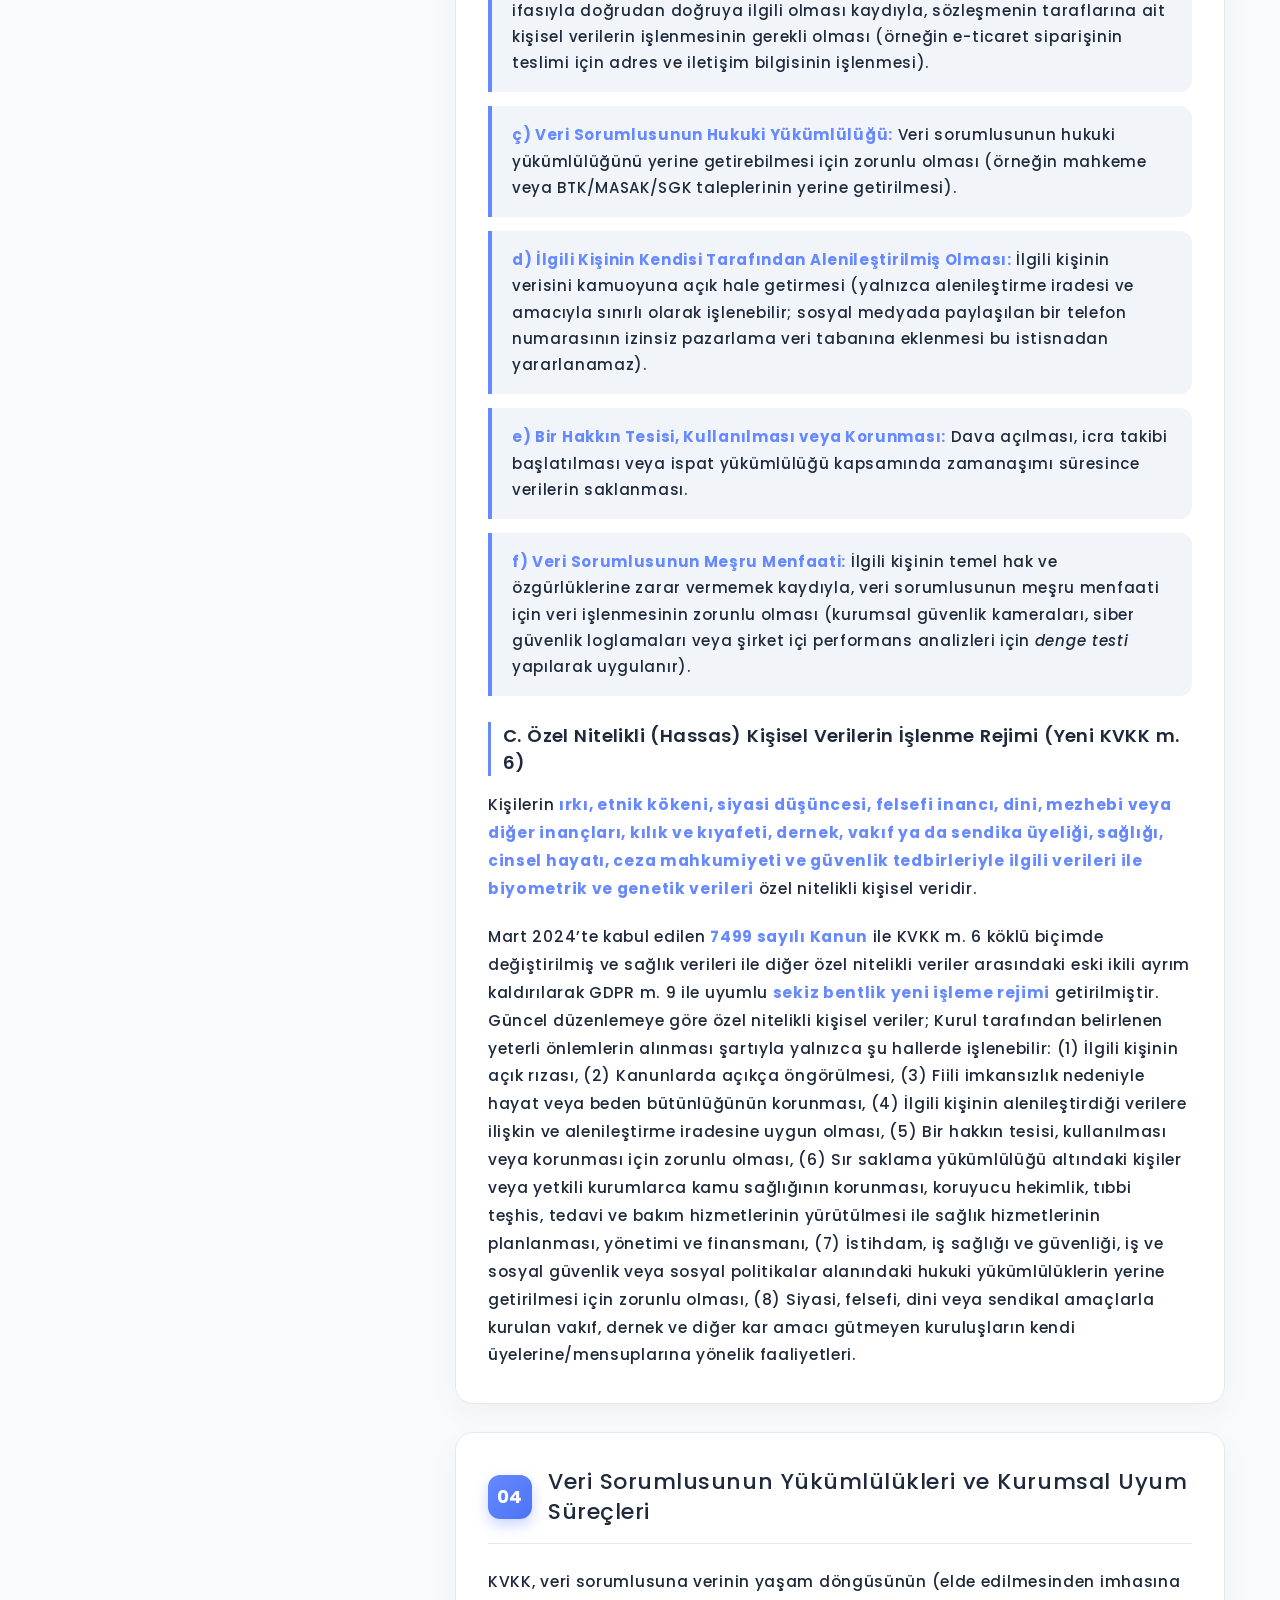
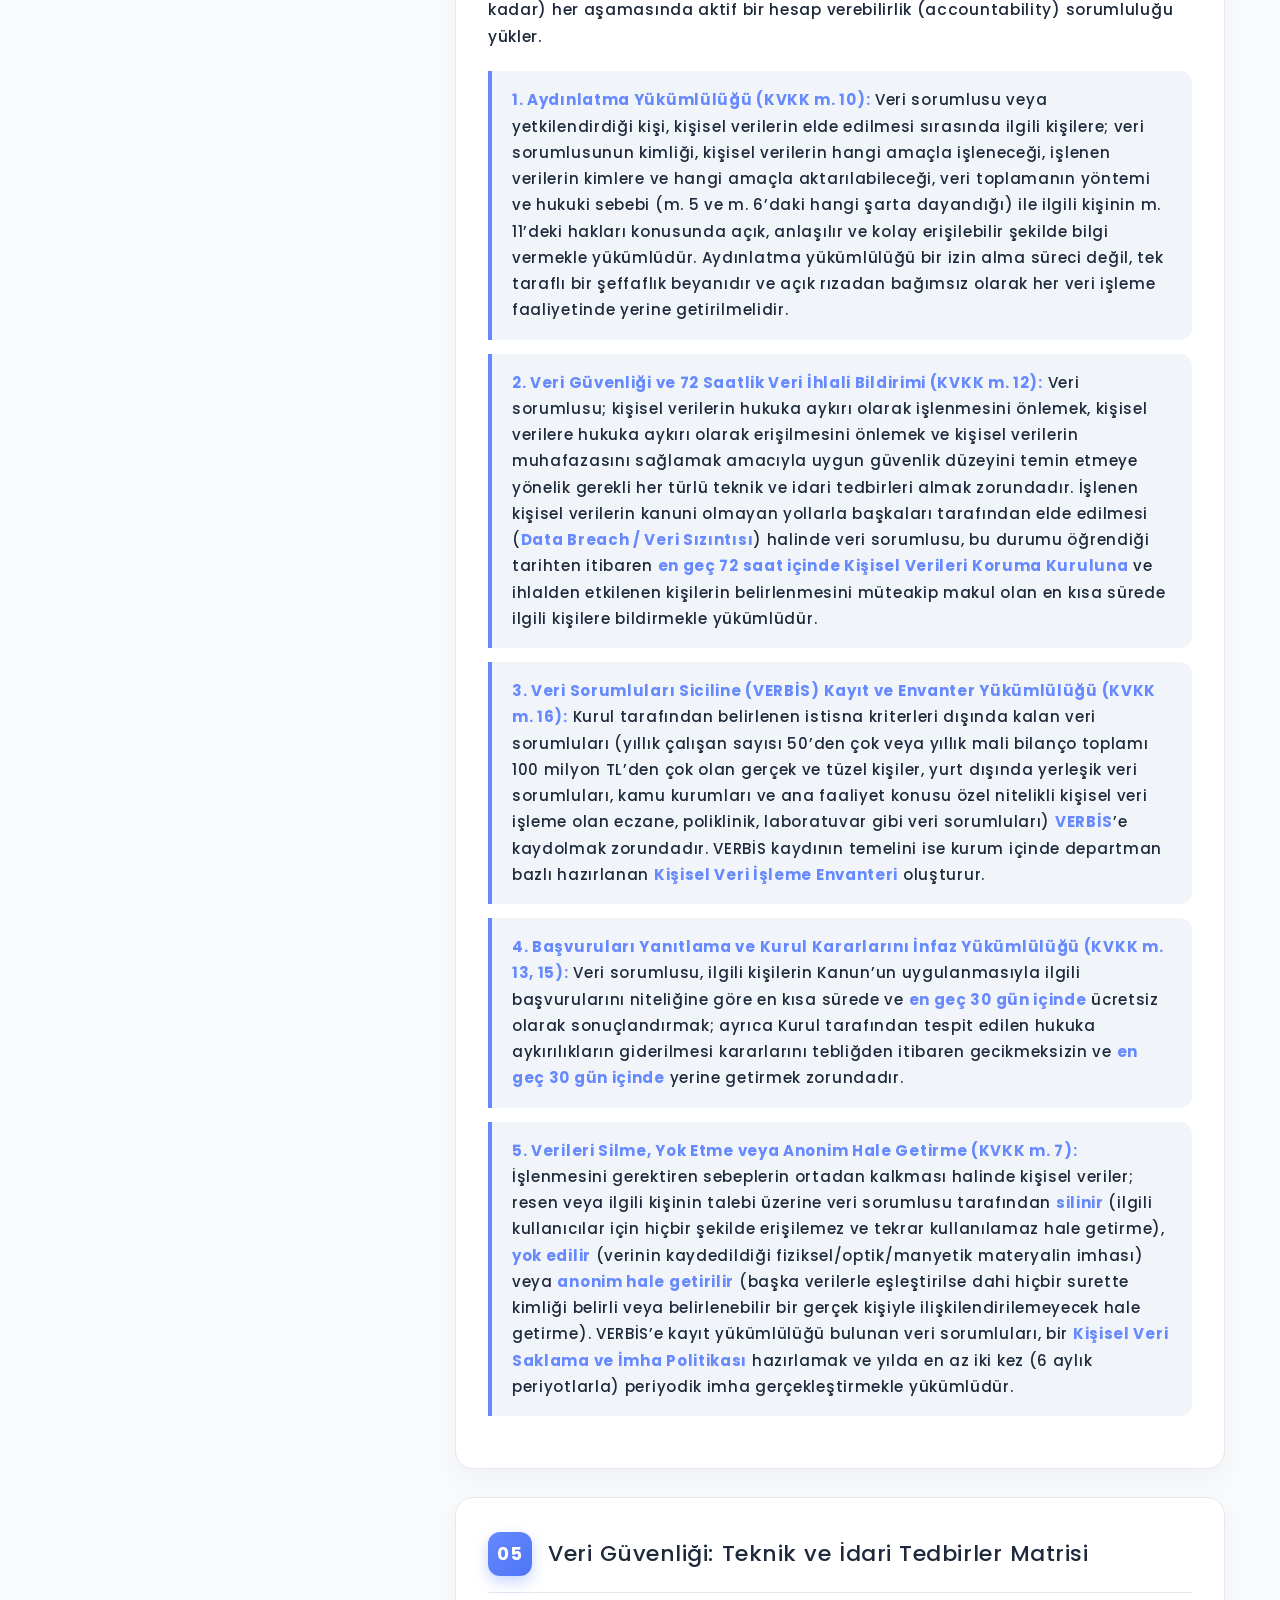
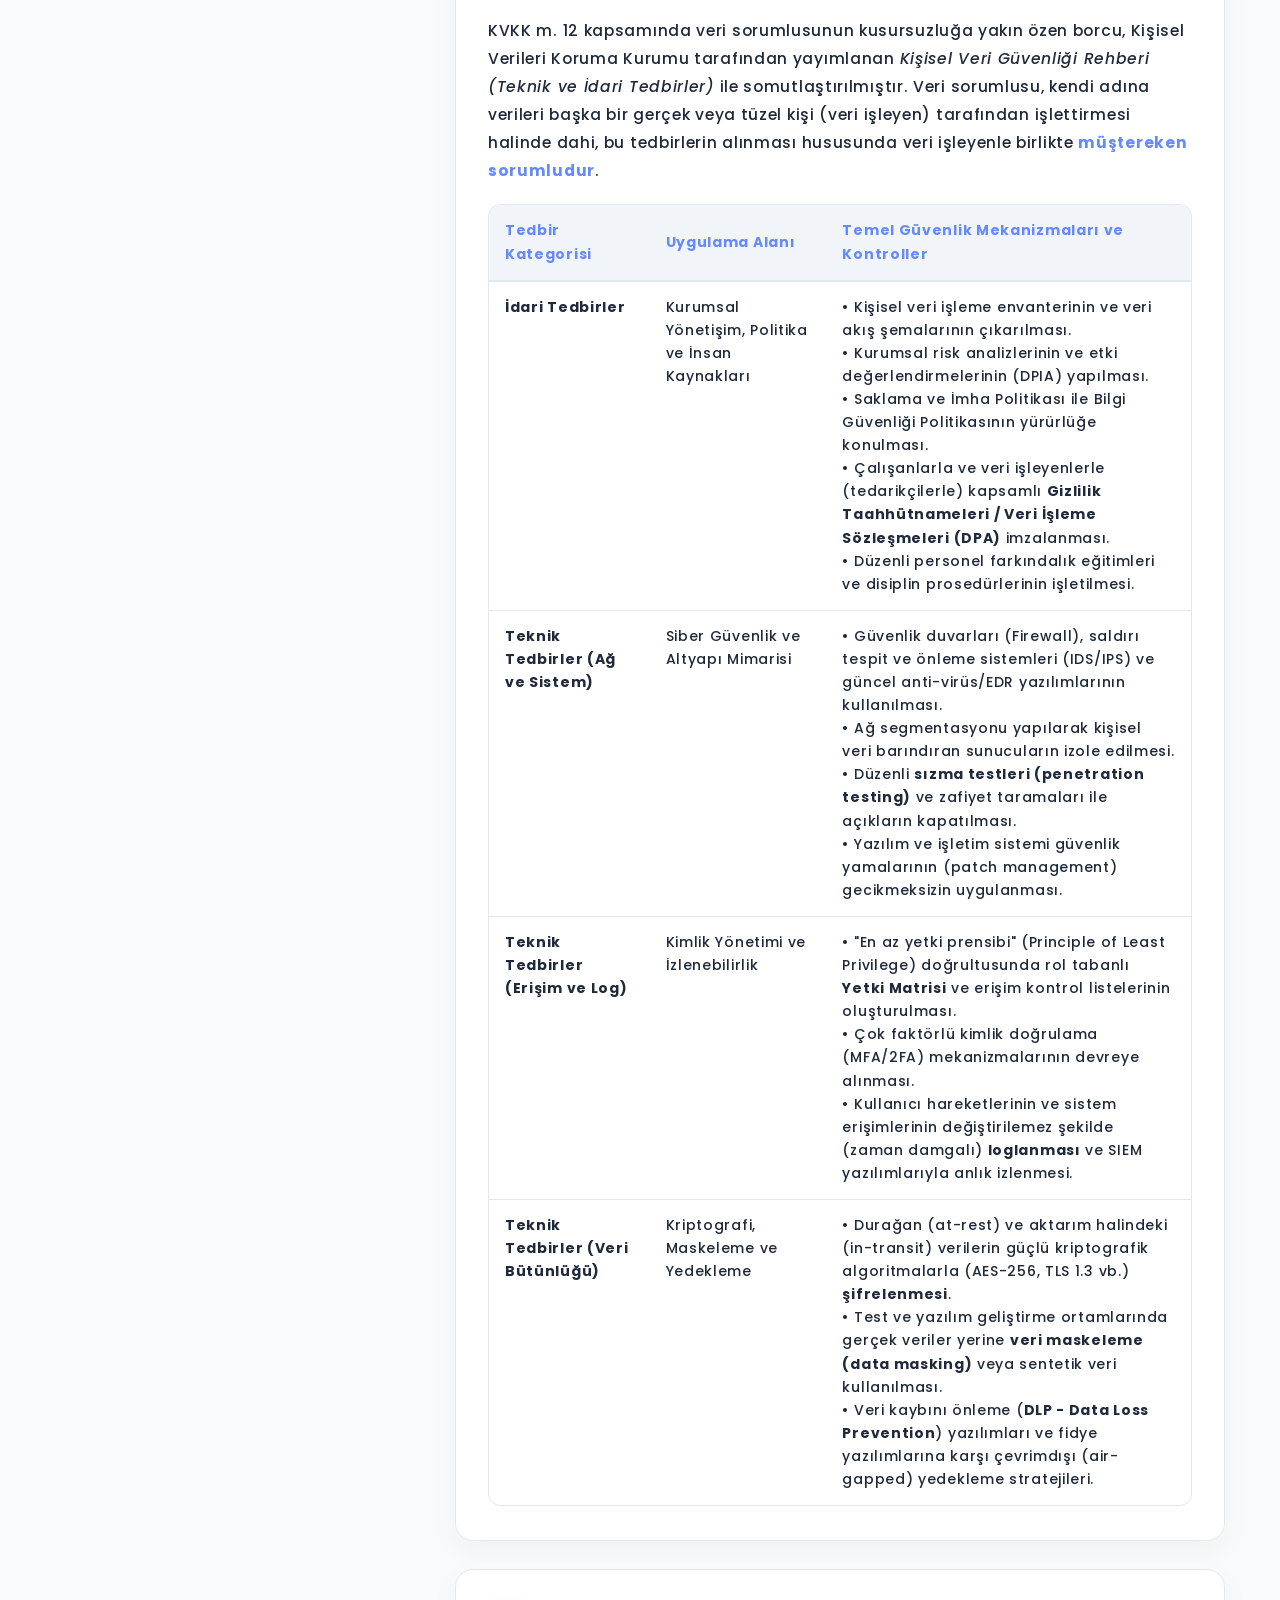
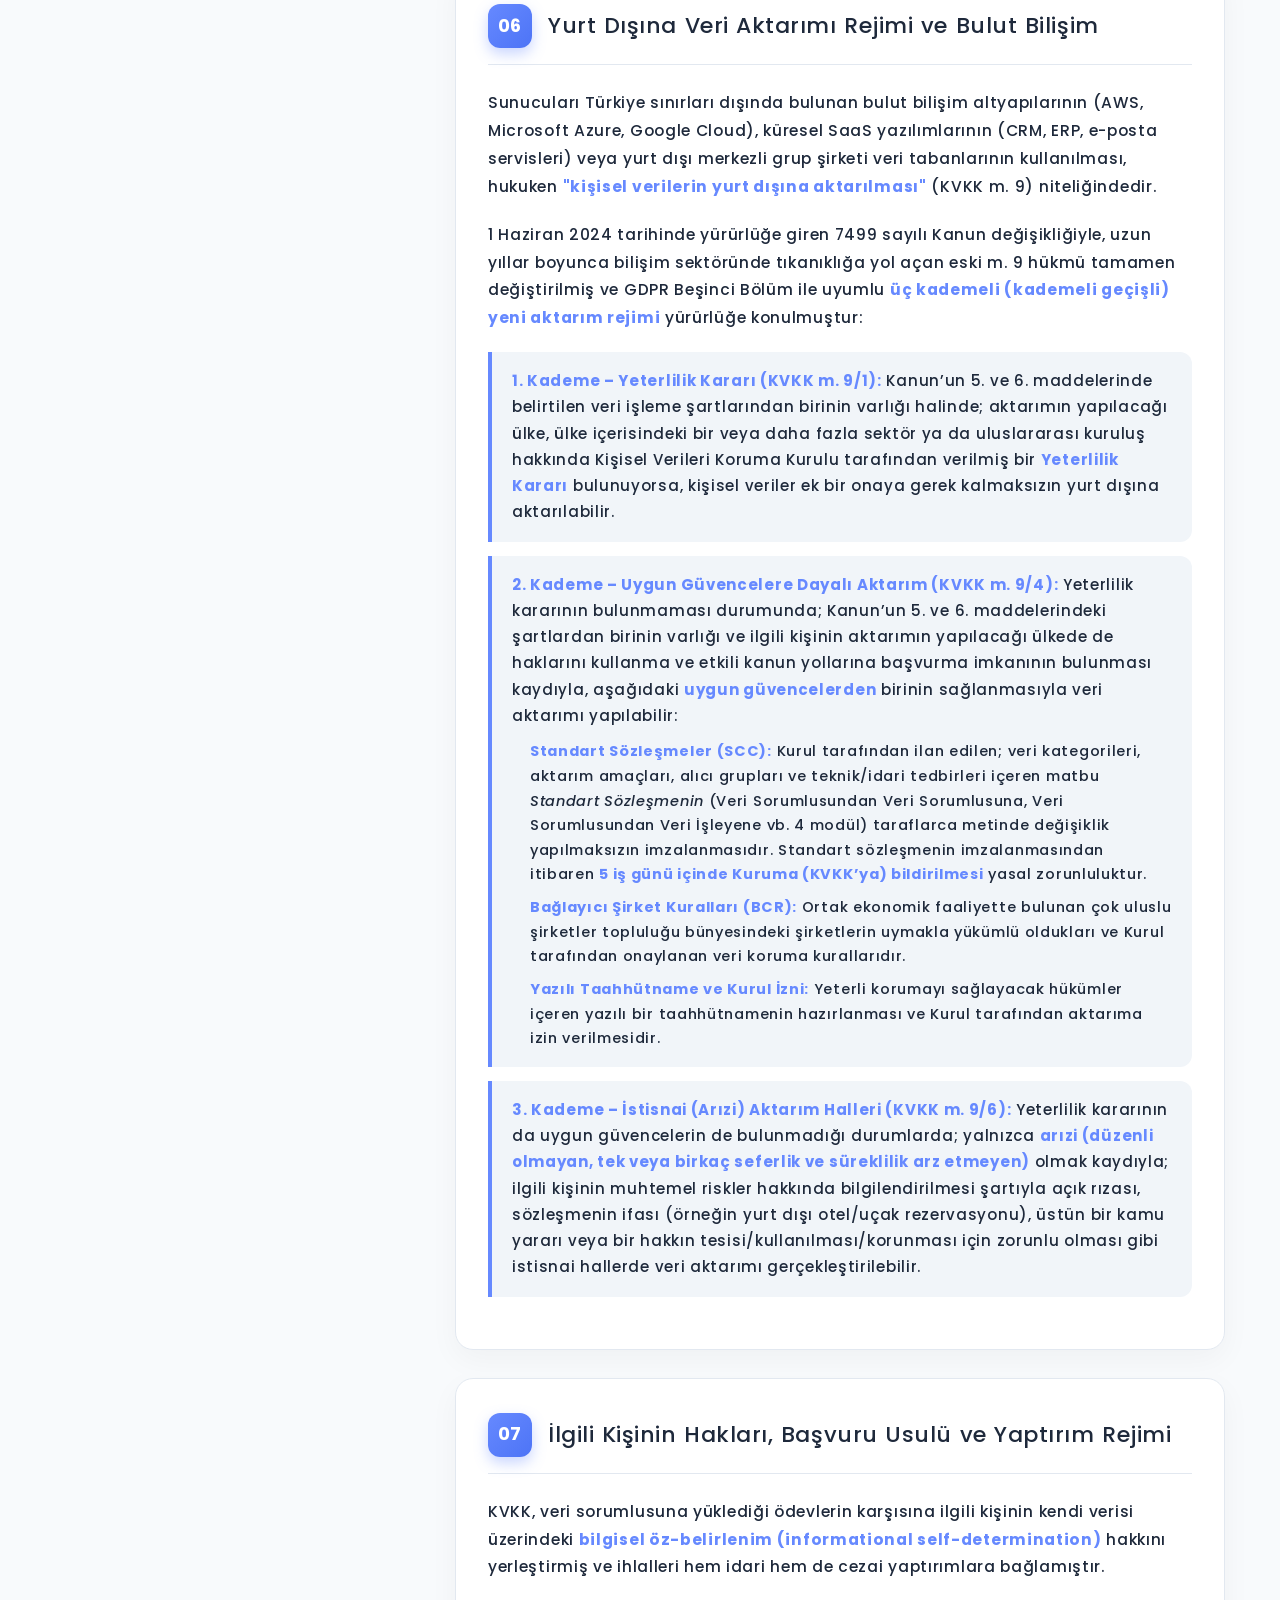
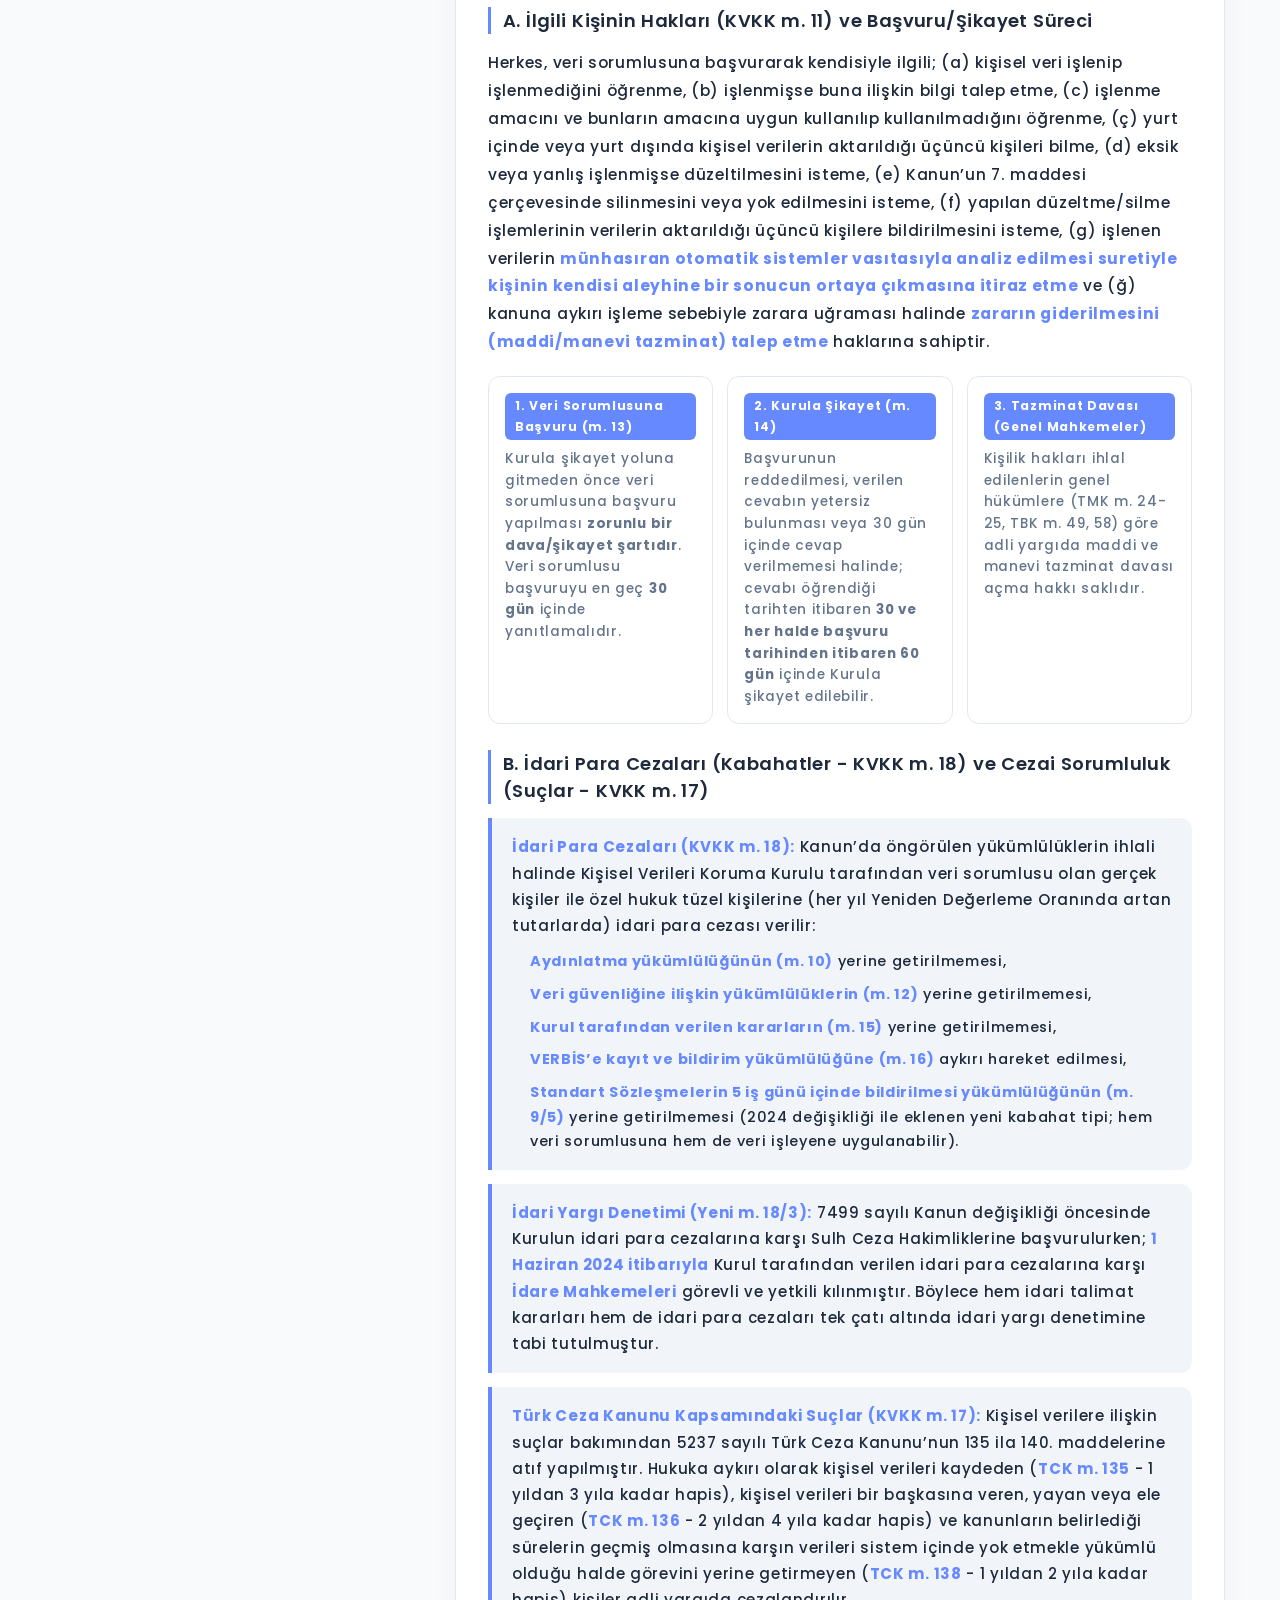
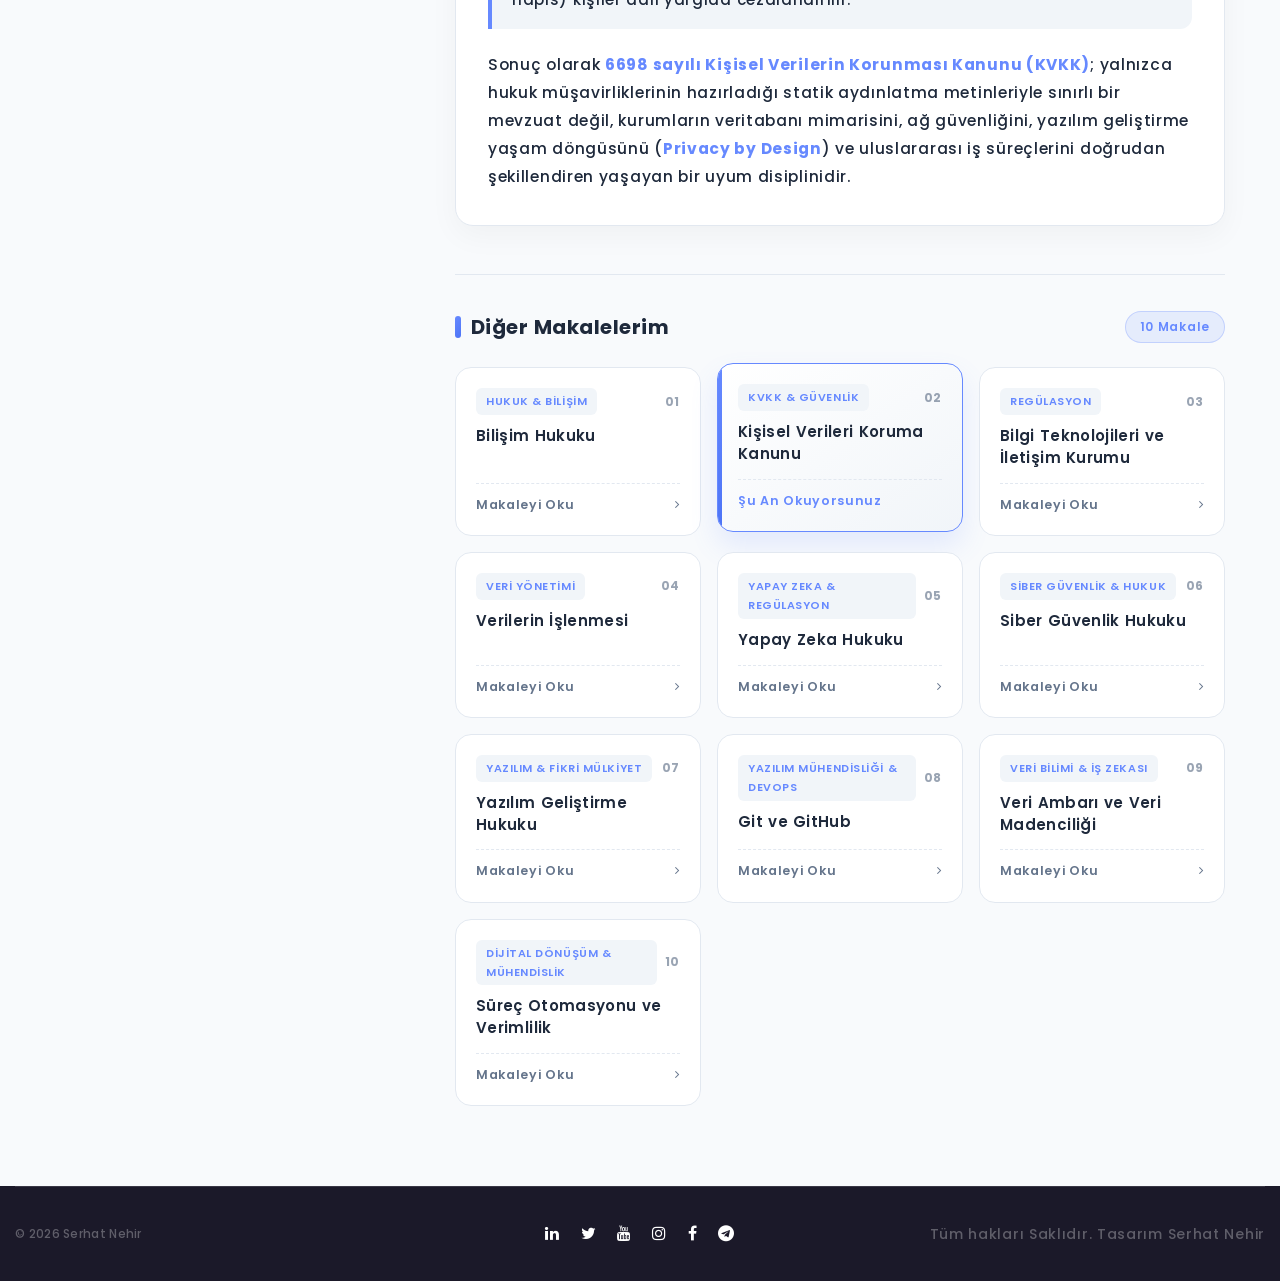
<file: makalelerim/kvkk.html>
<!DOCTYPE html>
<html class="wide" lang="tr">
  <head>
    <title>Kişisel Verileri Koruma Kanunu | Serhat Nehir</title>
    <meta name="format-detection" content="telephone=no">
    <meta name="viewport" content="width=device-width, initial-scale=1.0, maximum-scale=1.0, user-scalable=yes">
    <meta http-equiv="X-UA-Compatible" content="IE=edge">
    <meta charset="utf-8">
    <link rel="icon" href="../images/favicon.ico" type="image/x-icon">
    <link rel="canonical" href="https://www.serhatnehir.com.tr/makalelerim/kvkk.html">
    <meta name="description" content="6698 sayılı Kişisel Verilerin Korunması Kanunu (KVKK) kapsamında veri güvenliği, açık rıza şartları ve veri sorumlusunun yükümlülükleri - Serhat Nehir" />
    <!-- Open Graph / Sosyal Medya Paylaşım Etiketleri -->
    <meta property="og:type" content="article">
    <meta property="og:locale" content="tr_TR">
    <meta property="og:site_name" content="Serhat Nehir">
    <meta property="og:title" content="Kişisel Verileri Koruma Kanunu | Serhat Nehir">
    <meta property="og:description" content="6698 sayılı Kişisel Verilerin Korunması Kanunu (KVKK) kapsamında veri güvenliği, açık rıza şartları ve veri sorumlusunun yükümlülükleri.">
    <meta property="og:url" content="https://www.serhatnehir.com.tr/makalelerim/kvkk.html">
    <meta property="og:image" content="https://www.serhatnehir.com.tr/images/makaleler/kisisel_verilerin_korunmasi.jpg">
    <meta name="twitter:card" content="summary_large_image">
    <meta name="twitter:title" content="Kişisel Verileri Koruma Kanunu | Serhat Nehir">
    <meta name="twitter:description" content="6698 sayılı Kişisel Verilerin Korunması Kanunu (KVKK) kapsamında veri güvenliği, açık rıza şartları ve veri sorumlusunun yükümlülükleri.">
    <meta name="twitter:image" content="https://www.serhatnehir.com.tr/images/makaleler/kisisel_verilerin_korunmasi.jpg">
    <!-- Google Fonts: Poppins -->
    <link rel="preconnect" href="https://fonts.googleapis.com">
    <link rel="preconnect" href="https://fonts.gstatic.com" crossorigin>
    <link href="https://fonts.googleapis.com/css2?family=Poppins:wght@300;400;500;600;700&display=swap" rel="stylesheet">
    <link rel="stylesheet" href="../css/bootstrap.css">
    <link rel="stylesheet" href="../css/fonts.css">
    <link rel="stylesheet" href="../css/style.css">
    <!-- Yapısal Veri (Schema.org JSON-LD) -->
    <script type="application/ld+json">
{
      "@context": "https://schema.org",
      "@type": "Article",
      "headline": "Kişisel Verileri Koruma Kanunu | Serhat Nehir",
      "description": "6698 sayılı Kişisel Verilerin Korunması Kanunu (KVKK) kapsamında veri güvenliği, açık rıza şartları ve veri sorumlusunun yükümlülükleri.",
      "image": "https://www.serhatnehir.com.tr/images/makaleler/kisisel_verilerin_korunmasi.jpg",
      "author": {
            "@type": "Person",
            "name": "Serhat Nehir",
            "url": "https://www.serhatnehir.com.tr/"
      },
      "publisher": {
            "@type": "Person",
            "name": "Serhat Nehir"
      },
      "mainEntityOfPage": {
            "@type": "WebPage",
            "@id": "https://www.serhatnehir.com.tr/makalelerim/kvkk.html"
      },
      "datePublished": "2026-11-04",
      "dateModified": "2026-11-04",
      "inLanguage": "tr-TR"
}
    </script>
  </head>

  <body class="article-page">
    <div id="scroll-progress"></div>

    <!-- Üst Bar -->
    <header class="article-topbar">
      <div class="container article-topbar-inner">
        <a href="../index.html" aria-label="Serhat Nehir Ana Sayfa"><img src="../images/logo_siyah.png" alt="Serhat Nehir Logo" width="180" height="40"/></a>
        <a class="back-home-btn" href="../index.html#makalelerim" aria-label="Makalelere Dön"><span class="fa fa-angle-left"></span> Makalelere Dön</a>
      </div>
    </header>

    <!-- Başlık (Hero) Alanı -->
    <section class="article-hero">
      <div class="container">
        <span class="article-category-pill">KVKK &amp; Güvenlik</span>
        <h1>Kişisel Verileri Koruma Kanunu</h1>
        <p class="text-width-large">6698 sayılı Kişisel Verilerin Korunması Kanunu (KVKK) kapsamında veri güvenliği, açık rıza şartları ve veri sorumlusunun yükümlülükleri.</p>
        <div class="article-author-bar">
          <img class="article-author-avatar" src="../images/sn.jpg" alt="Serhat Nehir" width="48" height="48" loading="lazy" />
          <div class="article-author-info">
            <h6>Serhat Nehir</h6>
            <span>Yazılım Geliştirici &amp; Yazar</span>
          </div>
        </div>
      </div>
    </section>

    <!-- Ana İçerik -->
    <main class="article-main-wrap">
      <div class="container">
        <div class="row">
          <!-- Sol Menü: İçindekiler -->
          <div class="col-lg-4">
            <aside class="toc-card">
              <div class="toc-title">İçindekiler</div>
              <ul class="toc-list">
                <li><a href="#bolum-1">1. Anayasal Dayanak, 6698 Sayılı Kanun ve Kavramsal Mimari</a></li>
                <li><a href="#bolum-2">2. Kişisel Verilerin İşlenmesine Hakim Olan Temel İlkeler</a></li>
                <li><a href="#bolum-3">3. Açık Rıza Şartları, Hukuka Uygunluk Sebepleri ve Özel Nitelikli Veriler</a></li>
                <li><a href="#bolum-4">4. Veri Sorumlusunun Yükümlülükleri ve Kurumsal Uyum Süreçleri</a></li>
                <li><a href="#bolum-5">5. Veri Güvenliği: Teknik ve İdari Tedbirler Matrisi</a></li>
                <li><a href="#bolum-6">6. Yurt Dışına Veri Aktarımı Rejimi ve Bulut Bilişim</a></li>
                <li><a href="#bolum-7">7. İlgili Kişinin Hakları, Başvuru Usulü ve Yaptırım Rejimi</a></li>
              </ul>
            </aside>
          </div>

          <!-- Sağ Sütun: Makale Bölümleri -->
          <div class="col-lg-8">

            <!-- BÖLÜM 1 -->
            <section class="article-section-card" id="bolum-1">
              <div class="section-header-row">
                <div class="section-num-badge">01</div>
                <h3>Anayasal Dayanak, 6698 Sayılı Kanun ve Kavramsal Mimari</h3>
              </div>
              <p class="article-prose">
                Büyük veri (Big Data) analitiği, bulut mimarileri ve yapay zeka algoritmalarının yön verdiği modern ekonomide kişisel veriler, ticari ve idari süreçlerin en değerli girdisi haline gelmiştir. Ancak verinin sınırsızca toplanması ve işlenmesi, bireyin özerkliğini ve mahremiyetini tehdit eden bir gözetim riskini de beraberinde getirir. Bu nedenle kişisel verilerin korunması, yalnızca teknik bir bilgi güvenliği meselesi değil; doğrudan doğruya insan onuruna ve kişilik haklarına bağlı <strong>temel bir insan hakkıdır</strong>.
              </p>
              <p class="article-prose">
                Türk hukukunda bu hakkın normatif temeli, 2010 yılında <strong>Anayasa’nın 20. maddesine</strong> eklenen üçüncü fıkra ile atılmıştır: <em>"Herkes, kendisiyle ilgili kişisel verilerin korunmasını isteme hakkına sahiptir."</em> Bu anayasal emrin somutlaştırılması amacıyla, Avrupa Birliği’nin 95/46/AT sayılı Direktifi ve Avrupa Konseyi’nin 108 sayılı Sözleşmesi esas alınarak hazırlanan <strong>6698 sayılı Kişisel Verilerin Korunması Kanunu (KVKK)</strong>, 7 Nisan 2016 tarihinde Resmi Gazete’de yayımlanarak yürürlüğe girmiştir. 2024 yılında 7499 sayılı Kanun ile yapılan kapsamlı reformla birlikte KVKK, Avrupa Birliği Genel Veri Koruma Tüzüğü (<strong>GDPR</strong>) ile çok daha yüksek bir uyum seviyesine taşınmıştır.
              </p>

              <h4 class="article-subheading">KVKK’nın Temel Kavramsal Mimarisi (m. 3)</h4>
              <ul class="article-topic-list">
                <li><strong>Kişisel Veri:</strong> Kimliği belirli veya belirlenebilir <strong>gerçek kişiye</strong> ilişkin her türlü bilgidir. Yalnızca ad, soyad, T.C. kimlik numarası veya telefon numarası değil; kişiyi doğrudan veya dolaylı olarak teşhis etmeye yarayan dinamik/statik IP adresleri, çerez (cookie) kayıtları, cihaz parmak izi, konum verileri, araç plaka numarası, ses ve görüntü kayıtları ile özgeçmiş bilgileri de kişisel veridir. (Tüzel kişilere ait ticaret unvanı veya vergi numarası gibi salt kurumsal veriler KVKK kapsamında kişisel veri sayılmaz; ancak tüzel kişi yetkilisi gerçek kişilerin bilgileri koruma kapsamındadır.)</li>
                <li><strong>İlgili Kişi (Veri Sahibi):</strong> Kişisel verisi işlenen gerçek kişiyi ifade eder.</li>
                <li><strong>Kişisel Verilerin İşlenmesi:</strong> Kişisel verilerin tamamen veya kısmen otomatik olan ya da herhangi bir <strong>veri kayıt sisteminin</strong> (belirli kriterlere göre yapılandırılmış dosya/klasör/indeks sistemleri) parçası olmak kaydıyla otomatik olmayan yollarla elde edilmesi, kaydedilmesi, depolanması, muhafaza edilmesi, değiştirilmesi, yeniden düzenlenmesi, açıklanması, aktarılması, devralınması, elde edilebilir hale getirilmesi, sınıflandırılması ya da kullanılmasının engellenmesi gibi veriler üzerinde gerçekleştirilen her türlü işlemdir.</li>
                <li><strong>Veri Sorumlusu (Data Controller):</strong> Kişisel verilerin işleme amaçlarını ve vasıtalarını belirleyen, veri kayıt sisteminin kurulmasından ve yönetilmesinden sorumlu olan gerçek veya tüzel kişidir (örneğin çalışanlarının ve müşterilerinin verisini işleyen bir yazılım şirketi, banka, hastane veya kamu kurumu).</li>
                <li><strong>Veri İşleyen (Data Processor):</strong> Veri sorumlusunun verdiği yetkiye dayanarak onun adına kişisel verileri işleyen gerçek veya tüzel kişidir (örneğin şirketin sunucu barındırma/bulut hizmeti aldığı veri merkezi, bordrolama firması veya çağrı merkezi).</li>
              </ul>
            </section>

            <!-- BÖLÜM 2 -->
            <section class="article-section-card" id="bolum-2">
              <div class="section-header-row">
                <div class="section-num-badge">02</div>
                <h3>Kişisel Verilerin İşlenmesine Hakim Olan Temel İlkeler</h3>
              </div>
              <p class="article-prose">
                KVKK’nın 4. maddesi, tüm veri işleme faaliyetlerinin çekirdeğini oluşturan ve hiçbir istisnası bulunmayan <strong>beş temel ilkeyi</strong> düzenler. Bir veri işleme faaliyeti Kanun’un 5. veya 6. maddesindeki şartlardan birine (hatta açık rızaya) dayansa bile, aşağıdaki genel ilkelere aykırıysa hukuka aykırı kabul edilir:
              </p>
              <div class="law-subgrid">
                <div class="law-box">
                  <span class="law-box-tag">1. Hukuka ve Dürüstlük Kurallarına Uygunluk</span>
                  <p>Veri sorumlusu, Türk Medeni Kanunu m. 2’deki dürüstlük kuralına uygun hareket etmeli; ilgili kişinin makul beklentilerini aşan, şeffaf olmayan veya aldatıcı yöntemlerle veri toplamamalıdır.</p>
                </div>
                <div class="law-box">
                  <span class="law-box-tag">2. Doğru ve Gerektiğinde Güncel Olma</span>
                  <p>Veri üzerinde yapılacak analizlerin ve alınacak kararların ilgili kişiye zarar vermemesi için verilerin doğruluğunu teyit edecek ve güncellenmesini sağlayacak kanallar açık tutulmalıdır.</p>
                </div>
                <div class="law-box">
                  <span class="law-box-tag">3. Belirli, Açık ve Meşru Amaçlar</span>
                  <p>Veri işleme amacı, veri işlenmeye başlanmadan önce somut ve net olarak belirlenmelidir. "İleride lazım olur" veya "şirket içi operasyonlar" gibi muğlak ifadeler meşru amaç sayılmaz.</p>
                </div>
                <div class="law-box">
                  <span class="law-box-tag">4. Amaçla Bağlantılı, Sınırlı ve Ölçülü Olma</span>
                  <p><strong>Veri Minimizasyonu</strong> ilkesidir. Belirlenen amacın gerçekleştirilmesi için elzem olmayan hiçbir veri toplanmamalıdır (örneğin bir e-ticaret kargo teslimatı için kan grubu verisinin istenmesi ölçülülük ihlalidir).</p>
                </div>
              </div>
              <ul class="article-topic-list article-topic-list-spaced">
                <li><strong>5. Gerekli Olan Süre Kadar Muhafaza Edilme (Süre Sınırlaması):</strong> Kişisel veriler yalnızca ilgili mevzuatta öngörülen süre (örneğin Vergi Usul Kanunu ve Türk Ticaret Kanunu uyarınca 10 yıl, 5651 sayılı Kanun uyarınca trafik loglarında 1-2 yıl) veya işlendikleri amaç için gerekli olan azami süre kadar saklanabilir. Süre dolduğunda verinin derhal silinmesi, yok edilmesi veya anonim hale getirilmesi zorunludur.</li>
              </ul>
            </section>

            <!-- BÖLÜM 3 -->
            <section class="article-section-card" id="bolum-3">
              <div class="section-header-row">
                <div class="section-num-badge">03</div>
                <h3>Açık Rıza Şartları, Hukuka Uygunluk Sebepleri ve Özel Nitelikli Veriler</h3>
              </div>
              <p class="article-prose">
                Uygulamada en sık karşılaşılan hukuki hata, her veri işleme faaliyeti için ilgili kişiden açık rıza alınmaya çalışılmasıdır. Oysa KVKK sistematiğinde açık rıza, diğer hukuka uygunluk sebeplerinin bulunmadığı hallerde başvurulması gereken <strong>son çare (tali)</strong> niteliğindedir.
              </p>

              <h4 class="article-subheading">A. Açık Rızanın Üç Kurucu Unsuru ve Geçerlilik Şartları</h4>
              <p class="article-prose">
                KVKK m. 3/1-a uyarınca açık rıza; <strong>"belirli bir konuya ilişkin, bilgilendirilmeye dayanan ve özgür iradeyle açıklanan rıza"</strong> olarak tanımlanmıştır:
              </p>
              <ul class="article-topic-list">
                <li><strong>1. Belirli Bir Konuya İlişkin Olma (Spesifiklik):</strong> "Her türlü kişisel verimin işlenmesine ve üçüncü kişilerle paylaşılmasına rıza gösteriyorum" şeklindeki ucu açık, genel nitelikli (battaniye/blanket) rıza beyanları hukuken kesin hükümsüzdür. Hangi verinin hangi spesifik amaçla işleneceği net olmalıdır.</li>
                <li><strong>2. Bilgilendirmeye Dayanma:</strong> İlgili kişi neye rıza verdiğini ve rızasının sonuçlarını bilmelidir. Bu nedenle açık rıza alınmadan önce veya en geç aynı anda (fakat ayrı metinlerle) <strong>Aydınlatma Yükümlülüğü</strong> yerine getirilmeli; aydınlatma metni ile açık rıza onay kutusu birbirine karıştırılmamalıdır.</li>
                <li><strong>3. Özgür İradeyle Açıklanma ve "Hizmetin Şarta Bağlanması Yasağı":</strong> İlgili kişinin gerçek bir seçim hakkı bulunmalıdır. Bir mal veya hizmetin sunulmasının, o hizmetin ifası için zorunlu olmayan bir veri işleme rızasına (örneğin ticari elektronik ileti alma veya biyometrik parmak izi verme şartına) bağlanması, iradeyi sakatlar ve Kişisel Verileri Koruma Kurulu içtihatları uyarınca açık rızayı geçersiz kılar. Ayrıca açık rıza önceden işaretlenmiş kutucuklarla (opt-out) değil, kullanıcının aktif hareketiyle (<strong>opt-in</strong>) alınmalı ve her zaman geri alınabilir olmalıdır.</li>
              </ul>

              <h4 class="article-subheading">B. Genel Nitelikli Verilerde Açık Rıza Aranmayan Haller (KVKK m. 5/2)</h4>
              <p class="article-prose">
                Aşağıdaki 7 hukuka uygunluk sebebinden biri mevcutsa, ilgili kişinin <strong>açık rızası aranmaksızın</strong> kişisel verileri işlenebilir (bu şartlardan biri varken ayrıca açık rıza alınması Kurul tarafından dürüstlük kuralına aykırı ve aldatıcı kabul edilmektedir):
              </p>
              <ul class="article-topic-list">
                <li><strong>a) Kanunlarda Açıkça Öngörülmesi:</strong> İş Kanunu uyarınca özlük dosyası tutulması, 5651 sayılı Kanun uyarınca log kaydı tutulması veya Vergi Usul Kanunu uyarınca fatura düzenlenmesi.</li>
                <li><strong>b) Fiili İmkansızlık:</strong> Rızasını açıklayamayacak durumda bulunan (örneğin bilinci kapalı) veya rızasına hukuki geçerlilik tanınmayan kişinin kendisinin ya da bir başkasının hayatı veya beden bütünlüğünün korunması için zorunlu olması.</li>
                <li><strong>c) Sözleşmenin Kurulması veya İfası:</strong> Bir sözleşmenin kurulması veya ifasıyla doğrudan doğruya ilgili olması kaydıyla, sözleşmenin taraflarına ait kişisel verilerin işlenmesinin gerekli olması (örneğin e-ticaret siparişinin teslimi için adres ve iletişim bilgisinin işlenmesi).</li>
                <li><strong>ç) Veri Sorumlusunun Hukuki Yükümlülüğü:</strong> Veri sorumlusunun hukuki yükümlülüğünü yerine getirebilmesi için zorunlu olması (örneğin mahkeme veya BTK/MASAK/SGK taleplerinin yerine getirilmesi).</li>
                <li><strong>d) İlgili Kişinin Kendisi Tarafından Alenileştirilmiş Olması:</strong> İlgili kişinin verisini kamuoyuna açık hale getirmesi (yalnızca alenileştirme iradesi ve amacıyla sınırlı olarak işlenebilir; sosyal medyada paylaşılan bir telefon numarasının izinsiz pazarlama veri tabanına eklenmesi bu istisnadan yararlanamaz).</li>
                <li><strong>e) Bir Hakkın Tesisi, Kullanılması veya Korunması:</strong> Dava açılması, icra takibi başlatılması veya ispat yükümlülüğü kapsamında zamanaşımı süresince verilerin saklanması.</li>
                <li><strong>f) Veri Sorumlusunun Meşru Menfaati:</strong> İlgili kişinin temel hak ve özgürlüklerine zarar vermemek kaydıyla, veri sorumlusunun meşru menfaati için veri işlenmesinin zorunlu olması (kurumsal güvenlik kameraları, siber güvenlik loglamaları veya şirket içi performans analizleri için <em>denge testi</em> yapılarak uygulanır).</li>
              </ul>

              <h4 class="article-subheading">C. Özel Nitelikli (Hassas) Kişisel Verilerin İşlenme Rejimi (Yeni KVKK m. 6)</h4>
              <p class="article-prose">
                Kişilerin <strong>ırkı, etnik kökeni, siyasi düşüncesi, felsefi inancı, dini, mezhebi veya diğer inançları, kılık ve kıyafeti, dernek, vakıf ya da sendika üyeliği, sağlığı, cinsel hayatı, ceza mahkumiyeti ve güvenlik tedbirleriyle ilgili verileri ile biyometrik ve genetik verileri</strong> özel nitelikli kişisel veridir.
              </p>
              <p class="article-prose article-prose-no-bottom">
                Mart 2024’te kabul edilen <strong>7499 sayılı Kanun</strong> ile KVKK m. 6 köklü biçimde değiştirilmiş ve sağlık verileri ile diğer özel nitelikli veriler arasındaki eski ikili ayrım kaldırılarak GDPR m. 9 ile uyumlu <strong>sekiz bentlik yeni işleme rejimi</strong> getirilmiştir. Güncel düzenlemeye göre özel nitelikli kişisel veriler; Kurul tarafından belirlenen yeterli önlemlerin alınması şartıyla yalnızca şu hallerde işlenebilir: (1) İlgili kişinin açık rızası, (2) Kanunlarda açıkça öngörülmesi, (3) Fiili imkansızlık nedeniyle hayat veya beden bütünlüğünün korunması, (4) İlgili kişinin alenileştirdiği verilere ilişkin ve alenileştirme iradesine uygun olması, (5) Bir hakkın tesisi, kullanılması veya korunması için zorunlu olması, (6) Sır saklama yükümlülüğü altındaki kişiler veya yetkili kurumlarca kamu sağlığının korunması, koruyucu hekimlik, tıbbi teşhis, tedavi ve bakım hizmetlerinin yürütülmesi ile sağlık hizmetlerinin planlanması, yönetimi ve finansmanı, (7) İstihdam, iş sağlığı ve güvenliği, iş ve sosyal güvenlik veya sosyal politikalar alanındaki hukuki yükümlülüklerin yerine getirilmesi için zorunlu olması, (8) Siyasi, felsefi, dini veya sendikal amaçlarla kurulan vakıf, dernek ve diğer kar amacı gütmeyen kuruluşların kendi üyelerine/mensuplarına yönelik faaliyetleri.
              </p>
            </section>

            <!-- BÖLÜM 4 -->
            <section class="article-section-card" id="bolum-4">
              <div class="section-header-row">
                <div class="section-num-badge">04</div>
                <h3>Veri Sorumlusunun Yükümlülükleri ve Kurumsal Uyum Süreçleri</h3>
              </div>
              <p class="article-prose">
                KVKK, veri sorumlusuna verinin yaşam döngüsünün (elde edilmesinden imhasına kadar) her aşamasında aktif bir hesap verebilirlik (accountability) sorumluluğu yükler.
              </p>

              <ul class="article-topic-list">
                <li>
                  <strong>1. Aydınlatma Yükümlülüğü (KVKK m. 10):</strong> Veri sorumlusu veya yetkilendirdiği kişi, kişisel verilerin elde edilmesi sırasında ilgili kişilere; veri sorumlusunun kimliği, kişisel verilerin hangi amaçla işleneceği, işlenen verilerin kimlere ve hangi amaçla aktarılabileceği, veri toplamanın yöntemi ve hukuki sebebi (m. 5 ve m. 6’daki hangi şarta dayandığı) ile ilgili kişinin m. 11’deki hakları konusunda açık, anlaşılır ve kolay erişilebilir şekilde bilgi vermekle yükümlüdür. Aydınlatma yükümlülüğü bir izin alma süreci değil, tek taraflı bir şeffaflık beyanıdır ve açık rızadan bağımsız olarak her veri işleme faaliyetinde yerine getirilmelidir.
                </li>
                <li>
                  <strong>2. Veri Güvenliği ve 72 Saatlik Veri İhlali Bildirimi (KVKK m. 12):</strong> Veri sorumlusu; kişisel verilerin hukuka aykırı olarak işlenmesini önlemek, kişisel verilere hukuka aykırı olarak erişilmesini önlemek ve kişisel verilerin muhafazasını sağlamak amacıyla uygun güvenlik düzeyini temin etmeye yönelik gerekli her türlü teknik ve idari tedbirleri almak zorundadır. İşlenen kişisel verilerin kanuni olmayan yollarla başkaları tarafından elde edilmesi (<strong>Data Breach / Veri Sızıntısı</strong>) halinde veri sorumlusu, bu durumu öğrendiği tarihten itibaren <strong>en geç 72 saat içinde Kişisel Verileri Koruma Kuruluna</strong> ve ihlalden etkilenen kişilerin belirlenmesini müteakip makul olan en kısa sürede ilgili kişilere bildirmekle yükümlüdür.
                </li>
                <li>
                  <strong>3. Veri Sorumluları Siciline (VERBİS) Kayıt ve Envanter Yükümlülüğü (KVKK m. 16):</strong> Kurul tarafından belirlenen istisna kriterleri dışında kalan veri sorumluları (yıllık çalışan sayısı 50’den çok veya yıllık mali bilanço toplamı 100 milyon TL’den çok olan gerçek ve tüzel kişiler, yurt dışında yerleşik veri sorumluları, kamu kurumları ve ana faaliyet konusu özel nitelikli kişisel veri işleme olan eczane, poliklinik, laboratuvar gibi veri sorumluları) <strong>VERBİS</strong>’e kaydolmak zorundadır. VERBİS kaydının temelini ise kurum içinde departman bazlı hazırlanan <strong>Kişisel Veri İşleme Envanteri</strong> oluşturur.
                </li>
                <li>
                  <strong>4. Başvuruları Yanıtlama ve Kurul Kararlarını İnfaz Yükümlülüğü (KVKK m. 13, 15):</strong> Veri sorumlusu, ilgili kişilerin Kanun’un uygulanmasıyla ilgili başvurularını niteliğine göre en kısa sürede ve <strong>en geç 30 gün içinde</strong> ücretsiz olarak sonuçlandırmak; ayrıca Kurul tarafından tespit edilen hukuka aykırılıkların giderilmesi kararlarını tebliğden itibaren gecikmeksizin ve <strong>en geç 30 gün içinde</strong> yerine getirmek zorundadır.
                </li>
                <li>
                  <strong>5. Verileri Silme, Yok Etme veya Anonim Hale Getirme (KVKK m. 7):</strong> İşlenmesini gerektiren sebeplerin ortadan kalkması halinde kişisel veriler; resen veya ilgili kişinin talebi üzerine veri sorumlusu tarafından <strong>silinir</strong> (ilgili kullanıcılar için hiçbir şekilde erişilemez ve tekrar kullanılamaz hale getirme), <strong>yok edilir</strong> (verinin kaydedildiği fiziksel/optik/manyetik materyalin imhası) veya <strong>anonim hale getirilir</strong> (başka verilerle eşleştirilse dahi hiçbir surette kimliği belirli veya belirlenebilir bir gerçek kişiyle ilişkilendirilemeyecek hale getirme). VERBİS’e kayıt yükümlülüğü bulunan veri sorumluları, bir <strong>Kişisel Veri Saklama ve İmha Politikası</strong> hazırlamak ve yılda en az iki kez (6 aylık periyotlarla) periyodik imha gerçekleştirmekle yükümlüdür.
                </li>
              </ul>
            </section>

            <!-- BÖLÜM 5 -->
            <section class="article-section-card" id="bolum-5">
              <div class="section-header-row">
                <div class="section-num-badge">05</div>
                <h3>Veri Güvenliği: Teknik ve İdari Tedbirler Matrisi</h3>
              </div>
              <p class="article-prose">
                KVKK m. 12 kapsamında veri sorumlusunun kusursuzluğa yakın özen borcu, Kişisel Verileri Koruma Kurumu tarafından yayımlanan <em>Kişisel Veri Güvenliği Rehberi (Teknik ve İdari Tedbirler)</em> ile somutlaştırılmıştır. Veri sorumlusu, kendi adına verileri başka bir gerçek veya tüzel kişi (veri işleyen) tarafından işlettirmesi halinde dahi, bu tedbirlerin alınması hususunda veri işleyenle birlikte <strong>müştereken sorumludur</strong>.
              </p>
              <div class="law-table-wrap">
                <table class="law-table">
                  <thead>
                    <tr>
                      <th>Tedbir Kategorisi</th>
                      <th>Uygulama Alanı</th>
                      <th>Temel Güvenlik Mekanizmaları ve Kontroller</th>
                    </tr>
                  </thead>
                  <tbody>
                    <tr>
                      <td><strong>İdari Tedbirler</strong></td>
                      <td>Kurumsal Yönetişim, Politika ve İnsan Kaynakları</td>
                      <td>
                        • Kişisel veri işleme envanterinin ve veri akış şemalarının çıkarılması.<br>
                        • Kurumsal risk analizlerinin ve etki değerlendirmelerinin (DPIA) yapılması.<br>
                        • Saklama ve İmha Politikası ile Bilgi Güvenliği Politikasının yürürlüğe konulması.<br>
                        • Çalışanlarla ve veri işleyenlerle (tedarikçilerle) kapsamlı <strong>Gizlilik Taahhütnameleri / Veri İşleme Sözleşmeleri (DPA)</strong> imzalanması.<br>
                        • Düzenli personel farkındalık eğitimleri ve disiplin prosedürlerinin işletilmesi.
                      </td>
                    </tr>
                    <tr>
                      <td><strong>Teknik Tedbirler (Ağ ve Sistem)</strong></td>
                      <td>Siber Güvenlik ve Altyapı Mimarisi</td>
                      <td>
                        • Güvenlik duvarları (Firewall), saldırı tespit ve önleme sistemleri (IDS/IPS) ve güncel anti-virüs/EDR yazılımlarının kullanılması.<br>
                        • Ağ segmentasyonu yapılarak kişisel veri barındıran sunucuların izole edilmesi.<br>
                        • Düzenli <strong>sızma testleri (penetration testing)</strong> ve zafiyet taramaları ile açıkların kapatılması.<br>
                        • Yazılım ve işletim sistemi güvenlik yamalarının (patch management) gecikmeksizin uygulanması.
                      </td>
                    </tr>
                    <tr>
                      <td><strong>Teknik Tedbirler (Erişim ve Log)</strong></td>
                      <td>Kimlik Yönetimi ve İzlenebilirlik</td>
                      <td>
                        • "En az yetki prensibi" (Principle of Least Privilege) doğrultusunda rol tabanlı <strong>Yetki Matrisi</strong> ve erişim kontrol listelerinin oluşturulması.<br>
                        • Çok faktörlü kimlik doğrulama (MFA/2FA) mekanizmalarının devreye alınması.<br>
                        • Kullanıcı hareketlerinin ve sistem erişimlerinin değiştirilemez şekilde (zaman damgalı) <strong>loglanması</strong> ve SIEM yazılımlarıyla anlık izlenmesi.
                      </td>
                    </tr>
                    <tr>
                      <td><strong>Teknik Tedbirler (Veri Bütünlüğü)</strong></td>
                      <td>Kriptografi, Maskeleme ve Yedekleme</td>
                      <td>
                        • Durağan (at-rest) ve aktarım halindeki (in-transit) verilerin güçlü kriptografik algoritmalarla (AES-256, TLS 1.3 vb.) <strong>şifrelenmesi</strong>.<br>
                        • Test ve yazılım geliştirme ortamlarında gerçek veriler yerine <strong>veri maskeleme (data masking)</strong> veya sentetik veri kullanılması.<br>
                        • Veri kaybını önleme (<strong>DLP - Data Loss Prevention</strong>) yazılımları ve fidye yazılımlarına karşı çevrimdışı (air-gapped) yedekleme stratejileri.
                      </td>
                    </tr>
                  </tbody>
                </table>
              </div>
            </section>

            <!-- BÖLÜM 6 -->
            <section class="article-section-card" id="bolum-6">
              <div class="section-header-row">
                <div class="section-num-badge">06</div>
                <h3>Yurt Dışına Veri Aktarımı Rejimi ve Bulut Bilişim</h3>
              </div>
              <p class="article-prose">
                Sunucuları Türkiye sınırları dışında bulunan bulut bilişim altyapılarının (AWS, Microsoft Azure, Google Cloud), küresel SaaS yazılımlarının (CRM, ERP, e-posta servisleri) veya yurt dışı merkezli grup şirketi veri tabanlarının kullanılması, hukuken <strong>"kişisel verilerin yurt dışına aktarılması"</strong> (KVKK m. 9) niteliğindedir.
              </p>
              <p class="article-prose">
                1 Haziran 2024 tarihinde yürürlüğe giren 7499 sayılı Kanun değişikliğiyle, uzun yıllar boyunca bilişim sektöründe tıkanıklığa yol açan eski m. 9 hükmü tamamen değiştirilmiş ve GDPR Beşinci Bölüm ile uyumlu <strong>üç kademeli (kademeli geçişli) yeni aktarım rejimi</strong> yürürlüğe konulmuştur:
              </p>

              <ul class="article-topic-list">
                <li>
                  <strong>1. Kademe – Yeterlilik Kararı (KVKK m. 9/1):</strong> Kanun’un 5. ve 6. maddelerinde belirtilen veri işleme şartlarından birinin varlığı halinde; aktarımın yapılacağı ülke, ülke içerisindeki bir veya daha fazla sektör ya da uluslararası kuruluş hakkında Kişisel Verileri Koruma Kurulu tarafından verilmiş bir <strong>Yeterlilik Kararı</strong> bulunuyorsa, kişisel veriler ek bir onaya gerek kalmaksızın yurt dışına aktarılabilir.
                </li>
                <li>
                  <strong>2. Kademe – Uygun Güvencelere Dayalı Aktarım (KVKK m. 9/4):</strong> Yeterlilik kararının bulunmaması durumunda; Kanun’un 5. ve 6. maddelerindeki şartlardan birinin varlığı ve ilgili kişinin aktarımın yapılacağı ülkede de haklarını kullanma ve etkili kanun yollarına başvurma imkanının bulunması kaydıyla, aşağıdaki <strong>uygun güvencelerden</strong> birinin sağlanmasıyla veri aktarımı yapılabilir:
                  <ul class="nested-sublist">
                    <li><strong>Standart Sözleşmeler (SCC):</strong> Kurul tarafından ilan edilen; veri kategorileri, aktarım amaçları, alıcı grupları ve teknik/idari tedbirleri içeren matbu <em>Standart Sözleşmenin</em> (Veri Sorumlusundan Veri Sorumlusuna, Veri Sorumlusundan Veri İşleyene vb. 4 modül) taraflarca metinde değişiklik yapılmaksızın imzalanmasıdır. Standart sözleşmenin imzalanmasından itibaren <strong>5 iş günü içinde Kuruma (KVKK’ya) bildirilmesi</strong> yasal zorunluluktur.</li>
                    <li><strong>Bağlayıcı Şirket Kuralları (BCR):</strong> Ortak ekonomik faaliyette bulunan çok uluslu şirketler topluluğu bünyesindeki şirketlerin uymakla yükümlü oldukları ve Kurul tarafından onaylanan veri koruma kurallarıdır.</li>
                    <li><strong>Yazılı Taahhütname ve Kurul İzni:</strong> Yeterli korumayı sağlayacak hükümler içeren yazılı bir taahhütnamenin hazırlanması ve Kurul tarafından aktarıma izin verilmesidir.</li>
                  </ul>
                </li>
                <li>
                  <strong>3. Kademe – İstisnai (Arızi) Aktarım Halleri (KVKK m. 9/6):</strong> Yeterlilik kararının da uygun güvencelerin de bulunmadığı durumlarda; yalnızca <strong>arızi (düzenli olmayan, tek veya birkaç seferlik ve süreklilik arz etmeyen)</strong> olmak kaydıyla; ilgili kişinin muhtemel riskler hakkında bilgilendirilmesi şartıyla açık rızası, sözleşmenin ifası (örneğin yurt dışı otel/uçak rezervasyonu), üstün bir kamu yararı veya bir hakkın tesisi/kullanılması/korunması için zorunlu olması gibi istisnai hallerde veri aktarımı gerçekleştirilebilir.
                </li>
              </ul>
            </section>

            <!-- BÖLÜM 7 -->
            <section class="article-section-card" id="bolum-7">
              <div class="section-header-row">
                <div class="section-num-badge">07</div>
                <h3>İlgili Kişinin Hakları, Başvuru Usulü ve Yaptırım Rejimi</h3>
              </div>
              <p class="article-prose">
                KVKK, veri sorumlusuna yüklediği ödevlerin karşısına ilgili kişinin kendi verisi üzerindeki <strong>bilgisel öz-belirlenim (informational self-determination)</strong> hakkını yerleştirmiş ve ihlalleri hem idari hem de cezai yaptırımlara bağlamıştır.
              </p>

              <h4 class="article-subheading">A. İlgili Kişinin Hakları (KVKK m. 11) ve Başvuru/Şikayet Süreci</h4>
              <p class="article-prose">
                Herkes, veri sorumlusuna başvurarak kendisiyle ilgili; (a) kişisel veri işlenip işlenmediğini öğrenme, (b) işlenmişse buna ilişkin bilgi talep etme, (c) işlenme amacını ve bunların amacına uygun kullanılıp kullanılmadığını öğrenme, (ç) yurt içinde veya yurt dışında kişisel verilerin aktarıldığı üçüncü kişileri bilme, (d) eksik veya yanlış işlenmişse düzeltilmesini isteme, (e) Kanun’un 7. maddesi çerçevesinde silinmesini veya yok edilmesini isteme, (f) yapılan düzeltme/silme işlemlerinin verilerin aktarıldığı üçüncü kişilere bildirilmesini isteme, (g) işlenen verilerin <strong>münhasıran otomatik sistemler vasıtasıyla analiz edilmesi suretiyle kişinin kendisi aleyhine bir sonucun ortaya çıkmasına itiraz etme</strong> ve (ğ) kanuna aykırı işleme sebebiyle zarara uğraması halinde <strong>zararın giderilmesini (maddi/manevi tazminat) talep etme</strong> haklarına sahiptir.
              </p>
              <div class="law-subgrid">
                <div class="law-box">
                  <span class="law-box-tag">1. Veri Sorumlusuna Başvuru (m. 13)</span>
                  <p>Kurula şikayet yoluna gitmeden önce veri sorumlusuna başvuru yapılması <strong>zorunlu bir dava/şikayet şartıdır</strong>. Veri sorumlusu başvuruyu en geç <strong>30 gün</strong> içinde yanıtlamalıdır.</p>
                </div>
                <div class="law-box">
                  <span class="law-box-tag">2. Kurula Şikayet (m. 14)</span>
                  <p>Başvurunun reddedilmesi, verilen cevabın yetersiz bulunması veya 30 gün içinde cevap verilmemesi halinde; cevabı öğrendiği tarihten itibaren <strong>30 ve her halde başvuru tarihinden itibaren 60 gün</strong> içinde Kurula şikayet edilebilir.</p>
                </div>
                <div class="law-box">
                  <span class="law-box-tag">3. Tazminat Davası (Genel Mahkemeler)</span>
                  <p>Kişilik hakları ihlal edilenlerin genel hükümlere (TMK m. 24-25, TBK m. 49, 58) göre adli yargıda maddi ve manevi tazminat davası açma hakkı saklıdır.</p>
                </div>
              </div>

              <h4 class="article-subheading">B. İdari Para Cezaları (Kabahatler - KVKK m. 18) ve Cezai Sorumluluk (Suçlar - KVKK m. 17)</h4>
              <ul class="article-topic-list">
                <li>
                  <strong>İdari Para Cezaları (KVKK m. 18):</strong> Kanun’da öngörülen yükümlülüklerin ihlali halinde Kişisel Verileri Koruma Kurulu tarafından veri sorumlusu olan gerçek kişiler ile özel hukuk tüzel kişilerine (her yıl Yeniden Değerleme Oranında artan tutarlarda) idari para cezası verilir:
                  <ul class="nested-sublist">
                    <li><strong>Aydınlatma yükümlülüğünün (m. 10)</strong> yerine getirilmemesi,</li>
                    <li><strong>Veri güvenliğine ilişkin yükümlülüklerin (m. 12)</strong> yerine getirilmemesi,</li>
                    <li><strong>Kurul tarafından verilen kararların (m. 15)</strong> yerine getirilmemesi,</li>
                    <li><strong>VERBİS’e kayıt ve bildirim yükümlülüğüne (m. 16)</strong> aykırı hareket edilmesi,</li>
                    <li><strong>Standart Sözleşmelerin 5 iş günü içinde bildirilmesi yükümlülüğünün (m. 9/5)</strong> yerine getirilmemesi (2024 değişikliği ile eklenen yeni kabahat tipi; hem veri sorumlusuna hem de veri işleyene uygulanabilir).</li>
                  </ul>
                </li>
                <li>
                  <strong>İdari Yargı Denetimi (Yeni m. 18/3):</strong> 7499 sayılı Kanun değişikliği öncesinde Kurulun idari para cezalarına karşı Sulh Ceza Hakimliklerine başvurulurken; <strong>1 Haziran 2024 itibarıyla</strong> Kurul tarafından verilen idari para cezalarına karşı <strong>İdare Mahkemeleri</strong> görevli ve yetkili kılınmıştır. Böylece hem idari talimat kararları hem de idari para cezaları tek çatı altında idari yargı denetimine tabi tutulmuştur.
                </li>
                <li>
                  <strong>Türk Ceza Kanunu Kapsamındaki Suçlar (KVKK m. 17):</strong> Kişisel verilere ilişkin suçlar bakımından 5237 sayılı Türk Ceza Kanunu’nun 135 ila 140. maddelerine atıf yapılmıştır. Hukuka aykırı olarak kişisel verileri kaydeden (<strong>TCK m. 135</strong> - 1 yıldan 3 yıla kadar hapis), kişisel verileri bir başkasına veren, yayan veya ele geçiren (<strong>TCK m. 136</strong> - 2 yıldan 4 yıla kadar hapis) ve kanunların belirlediği sürelerin geçmiş olmasına karşın verileri sistem içinde yok etmekle yükümlü olduğu halde görevini yerine getirmeyen (<strong>TCK m. 138</strong> - 1 yıldan 2 yıla kadar hapis) kişiler adli yargıda cezalandırılır.
                </li>
              </ul>

              <p class="article-prose article-prose-summary">
                Sonuç olarak <strong>6698 sayılı Kişisel Verilerin Korunması Kanunu (KVKK)</strong>; yalnızca hukuk müşavirliklerinin hazırladığı statik aydınlatma metinleriyle sınırlı bir mevzuat değil, kurumların veritabanı mimarisini, ağ güvenliğini, yazılım geliştirme yaşam döngüsünü (<strong>Privacy by Design</strong>) ve uluslararası iş süreçlerini doğrudan şekillendiren yaşayan bir uyum disiplinidir.
              </p>
            </section>

            <!-- Diğer Makaleler -->
            <div class="other-articles-box">
              <div class="other-articles-header">
                <h5>Diğer Makalelerim</h5>
                <span class="other-articles-count">10 Makale</span>
              </div>
              <div class="other-articles-grid">
                <a class="other-article-link" href="bilisim_hukuku.html">
                  <div>
                    <div class="other-article-top">
                      <span class="other-article-cat">Hukuk &amp; Bilişim</span>
                      <span class="other-article-num">01</span>
                    </div>
                    <h6>Bilişim Hukuku</h6>
                  </div>
                  <div class="other-article-footer">
                    <span class="read-status">Makaleyi Oku</span>
                    <span class="fa fa-angle-right"></span>
                  </div>
                </a>
                <a class="other-article-link active" href="kvkk.html">
                  <div>
                    <div class="other-article-top">
                      <span class="other-article-cat">KVKK &amp; Güvenlik</span>
                      <span class="other-article-num">02</span>
                    </div>
                    <h6>Kişisel Verileri Koruma Kanunu</h6>
                  </div>
                  <div class="other-article-footer">
                    <span class="read-status">Şu An Okuyorsunuz</span>
                    <span class="fa fa-check-circle"></span>
                  </div>
                </a>
                <a class="other-article-link" href="btk.html">
                  <div>
                    <div class="other-article-top">
                      <span class="other-article-cat">Regülasyon</span>
                      <span class="other-article-num">03</span>
                    </div>
                    <h6>Bilgi Teknolojileri ve İletişim Kurumu</h6>
                  </div>
                  <div class="other-article-footer">
                    <span class="read-status">Makaleyi Oku</span>
                    <span class="fa fa-angle-right"></span>
                  </div>
                </a>
                <a class="other-article-link" href="verilerin_islenmesi.html">
                  <div>
                    <div class="other-article-top">
                      <span class="other-article-cat">Veri Yönetimi</span>
                      <span class="other-article-num">04</span>
                    </div>
                    <h6>Verilerin İşlenmesi</h6>
                  </div>
                  <div class="other-article-footer">
                    <span class="read-status">Makaleyi Oku</span>
                    <span class="fa fa-angle-right"></span>
                  </div>
                </a>
                <a class="other-article-link" href="yapay_zeka_hukuku.html">
                  <div>
                    <div class="other-article-top">
                      <span class="other-article-cat">Yapay Zeka &amp; Regülasyon</span>
                      <span class="other-article-num">05</span>
                    </div>
                    <h6>Yapay Zeka Hukuku</h6>
                  </div>
                  <div class="other-article-footer">
                    <span class="read-status">Makaleyi Oku</span>
                    <span class="fa fa-angle-right"></span>
                  </div>
                </a>
                <a class="other-article-link" href="siber_guvenlik_hukuku.html">
                  <div>
                    <div class="other-article-top">
                      <span class="other-article-cat">Siber Güvenlik &amp; Hukuk</span>
                      <span class="other-article-num">06</span>
                    </div>
                    <h6>Siber Güvenlik Hukuku</h6>
                  </div>
                  <div class="other-article-footer">
                    <span class="read-status">Makaleyi Oku</span>
                    <span class="fa fa-angle-right"></span>
                  </div>
                </a>
                <a class="other-article-link" href="yazilim_gelistirme_hukuku.html">
                  <div>
                    <div class="other-article-top">
                      <span class="other-article-cat">Yazılım &amp; Fikri Mülkiyet</span>
                      <span class="other-article-num">07</span>
                    </div>
                    <h6>Yazılım Geliştirme Hukuku</h6>
                  </div>
                  <div class="other-article-footer">
                    <span class="read-status">Makaleyi Oku</span>
                    <span class="fa fa-angle-right"></span>
                  </div>
                </a>
                <a class="other-article-link" href="git_ve_github.html">
                  <div>
                    <div class="other-article-top">
                      <span class="other-article-cat">Yazılım Mühendisliği &amp; DevOps</span>
                      <span class="other-article-num">08</span>
                    </div>
                    <h6>Git ve GitHub</h6>
                  </div>
                  <div class="other-article-footer">
                    <span class="read-status">Makaleyi Oku</span>
                    <span class="fa fa-angle-right"></span>
                  </div>
                </a>
                <a class="other-article-link" href="veri_ambari_ve_veri_madenciligi.html">
                  <div>
                    <div class="other-article-top">
                      <span class="other-article-cat">Veri Bilimi &amp; İş Zekası</span>
                      <span class="other-article-num">09</span>
                    </div>
                    <h6>Veri Ambarı ve Veri Madenciliği</h6>
                  </div>
                  <div class="other-article-footer">
                    <span class="read-status">Makaleyi Oku</span>
                    <span class="fa fa-angle-right"></span>
                  </div>
                </a>
                <a class="other-article-link" href="surec_otomasyonu_ve_verimlilik.html">
                  <div>
                    <div class="other-article-top">
                      <span class="other-article-cat">Dijital Dönüşüm &amp; Mühendislik</span>
                      <span class="other-article-num">10</span>
                    </div>
                    <h6>Süreç Otomasyonu ve Verimlilik</h6>
                  </div>
                  <div class="other-article-footer">
                    <span class="read-status">Makaleyi Oku</span>
                    <span class="fa fa-angle-right"></span>
                  </div>
                </a>
              </div>
            </div>
          </div>
        </div>
      </div>
    </main>

    <!-- Alt Bilgi (Footer) -->
    <footer class="section section-fluid footer-minimal context-dark">
      <div class="bg-gray-15">
        <div class="container-fluid">
          <div class="footer-minimal-bottom-panel text-sm-left">
            <div class="row row-10 align-items-md-center">
              <div class="col-sm-6 col-md-4 text-sm-right text-md-center">
                <ul class="list-inline list-inline-sm footer-social-list-2">
                  <li><a class="icon fa fa-linkedin" href="https://www.linkedin.com/in/serhatnehir" target="_blank" rel="noopener noreferrer" aria-label="LinkedIn"></a></li>
                  <li><a class="icon fa fa-twitter" href="https://x.com/serhatnehir" target="_blank" rel="noopener noreferrer" aria-label="X (Twitter)"></a></li>
                  <li><a class="icon fa fa-youtube" href="https://www.youtube.com/serhatnehir" target="_blank" rel="noopener noreferrer" aria-label="YouTube"></a></li>
                  <li><a class="icon fa fa-instagram" href="https://www.instagram.com/serhat.nehir" target="_blank" rel="noopener noreferrer" aria-label="Instagram"></a></li>
                  <li><a class="icon fa fa-facebook" href="https://www.facebook.com/serhatnehir" target="_blank" rel="noopener noreferrer" aria-label="Facebook"></a></li>
                  <li><a class="icon fa fa-telegram" href="https://t.me/serhatnehir" target="_blank" rel="noopener noreferrer" aria-label="Telegram"></a></li>
                </ul>
              </div>
              <div class="col-sm-6 col-md-4 order-sm-first">
                <p class="rights"><span>&copy;&nbsp;</span><span class="copyright-year">2026</span> <span>Serhat Nehir</span></p>
              </div>
              <div class="col-sm-6 col-md-4 text-md-right">
                <span>Tüm hakları Saklıdır.</span> <span>Tasarım Serhat Nehir</span>
              </div>
            </div>
          </div>
        </div>
      </div>
    </footer>

    <script src="../js/core.min.js"></script>
    <script src="../js/script.js"></script>
  </body>
</html>
</file>
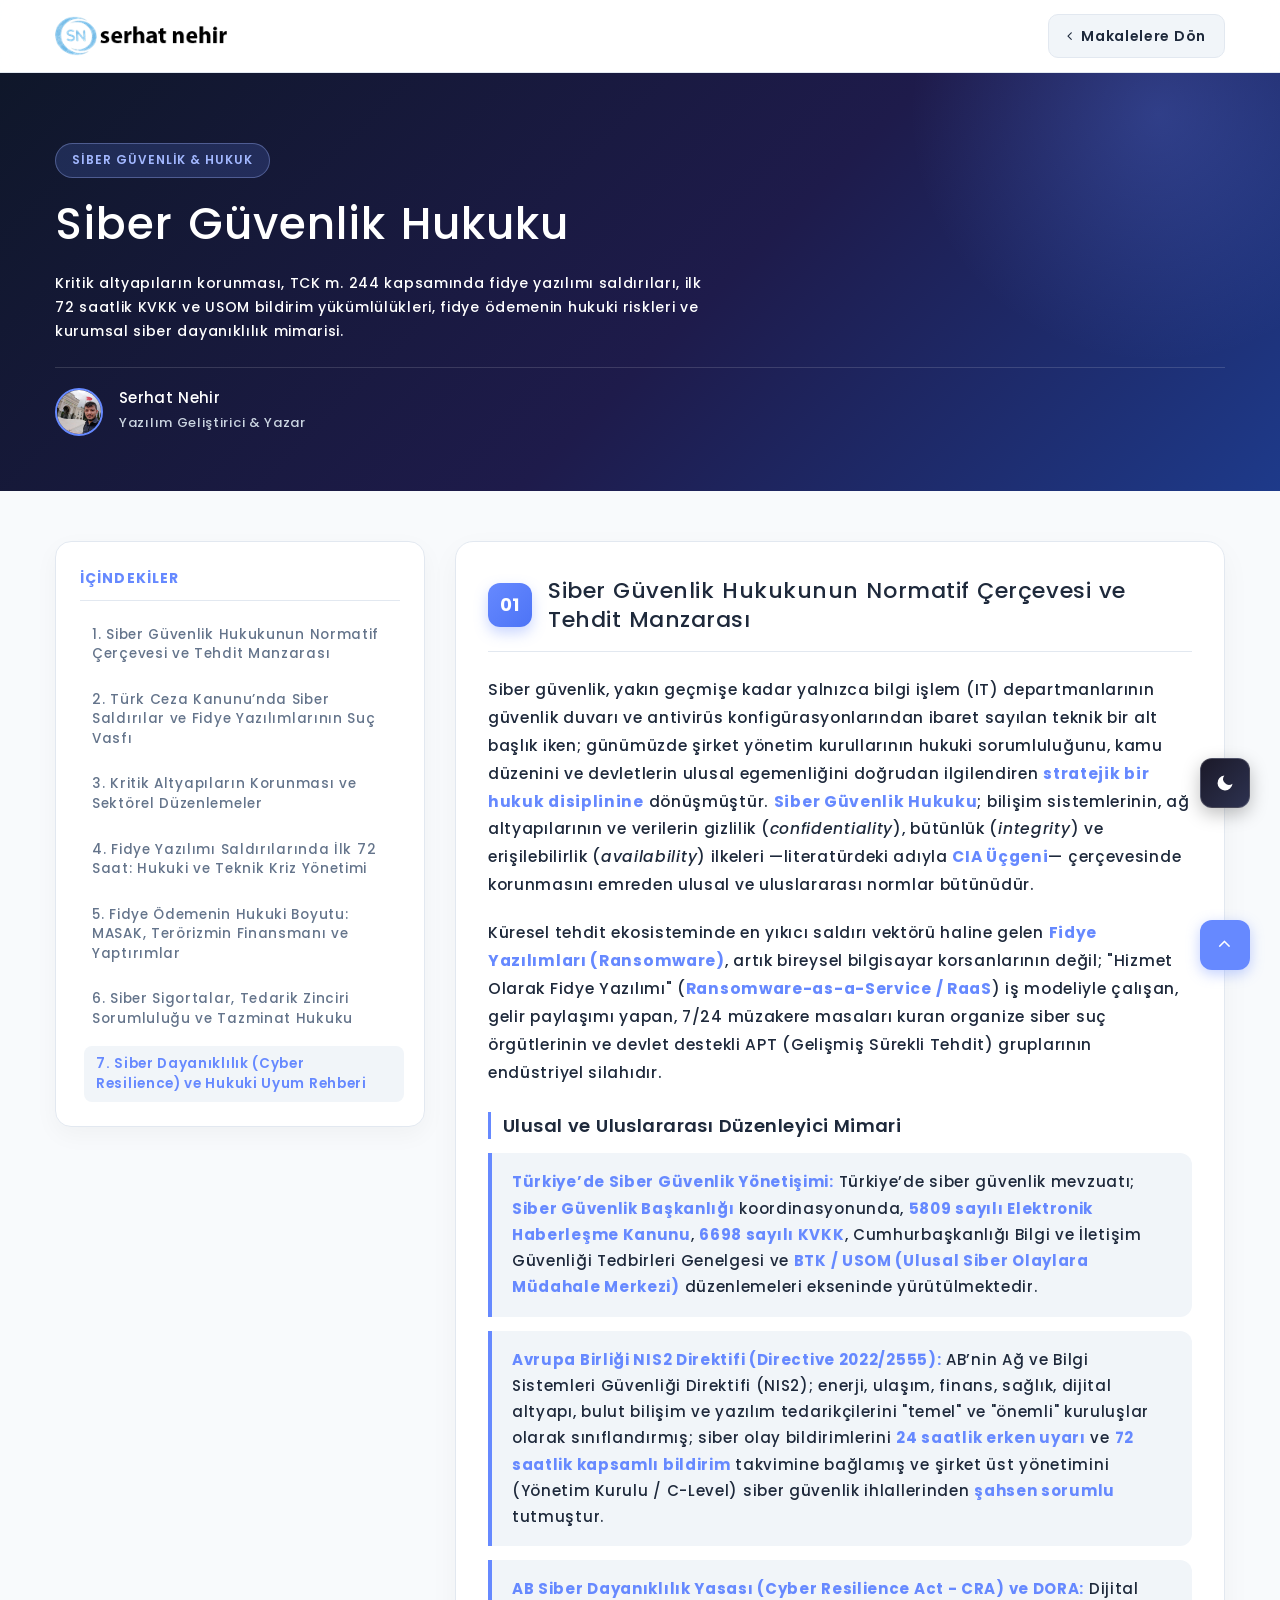
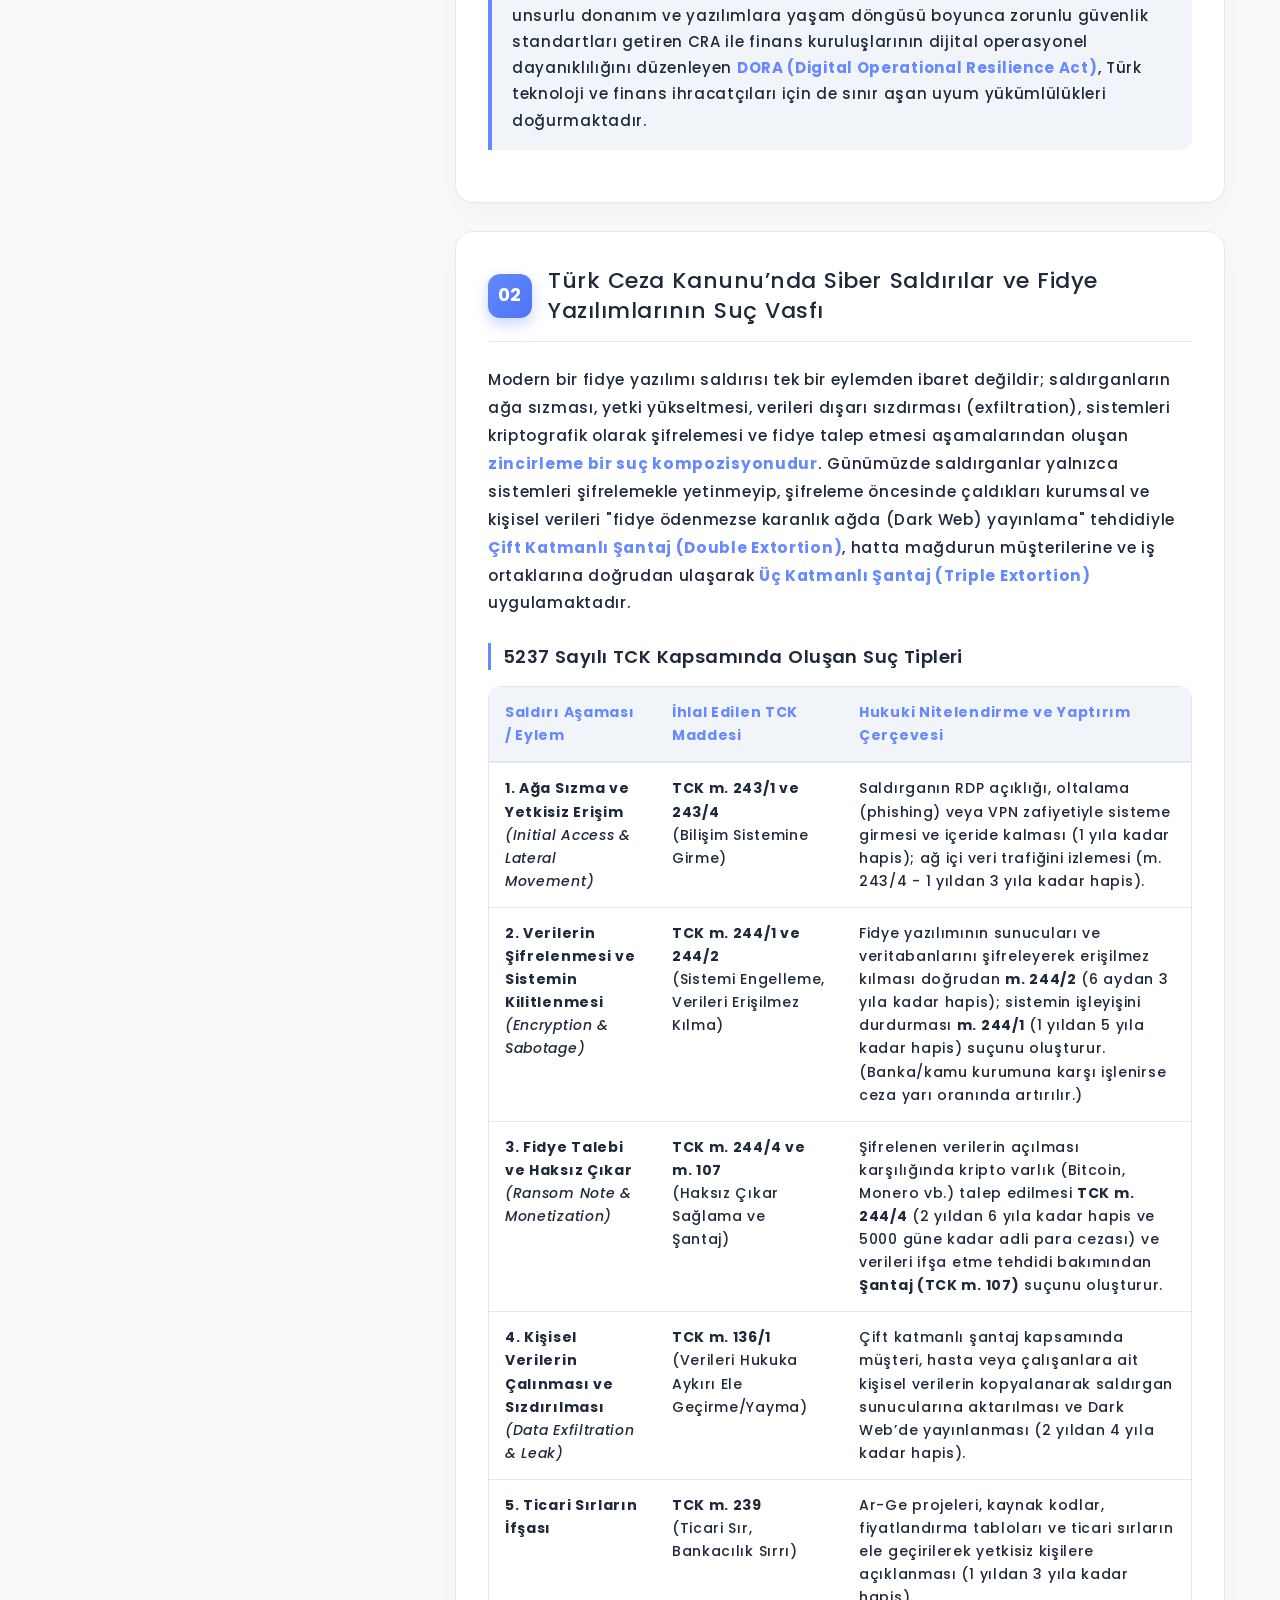
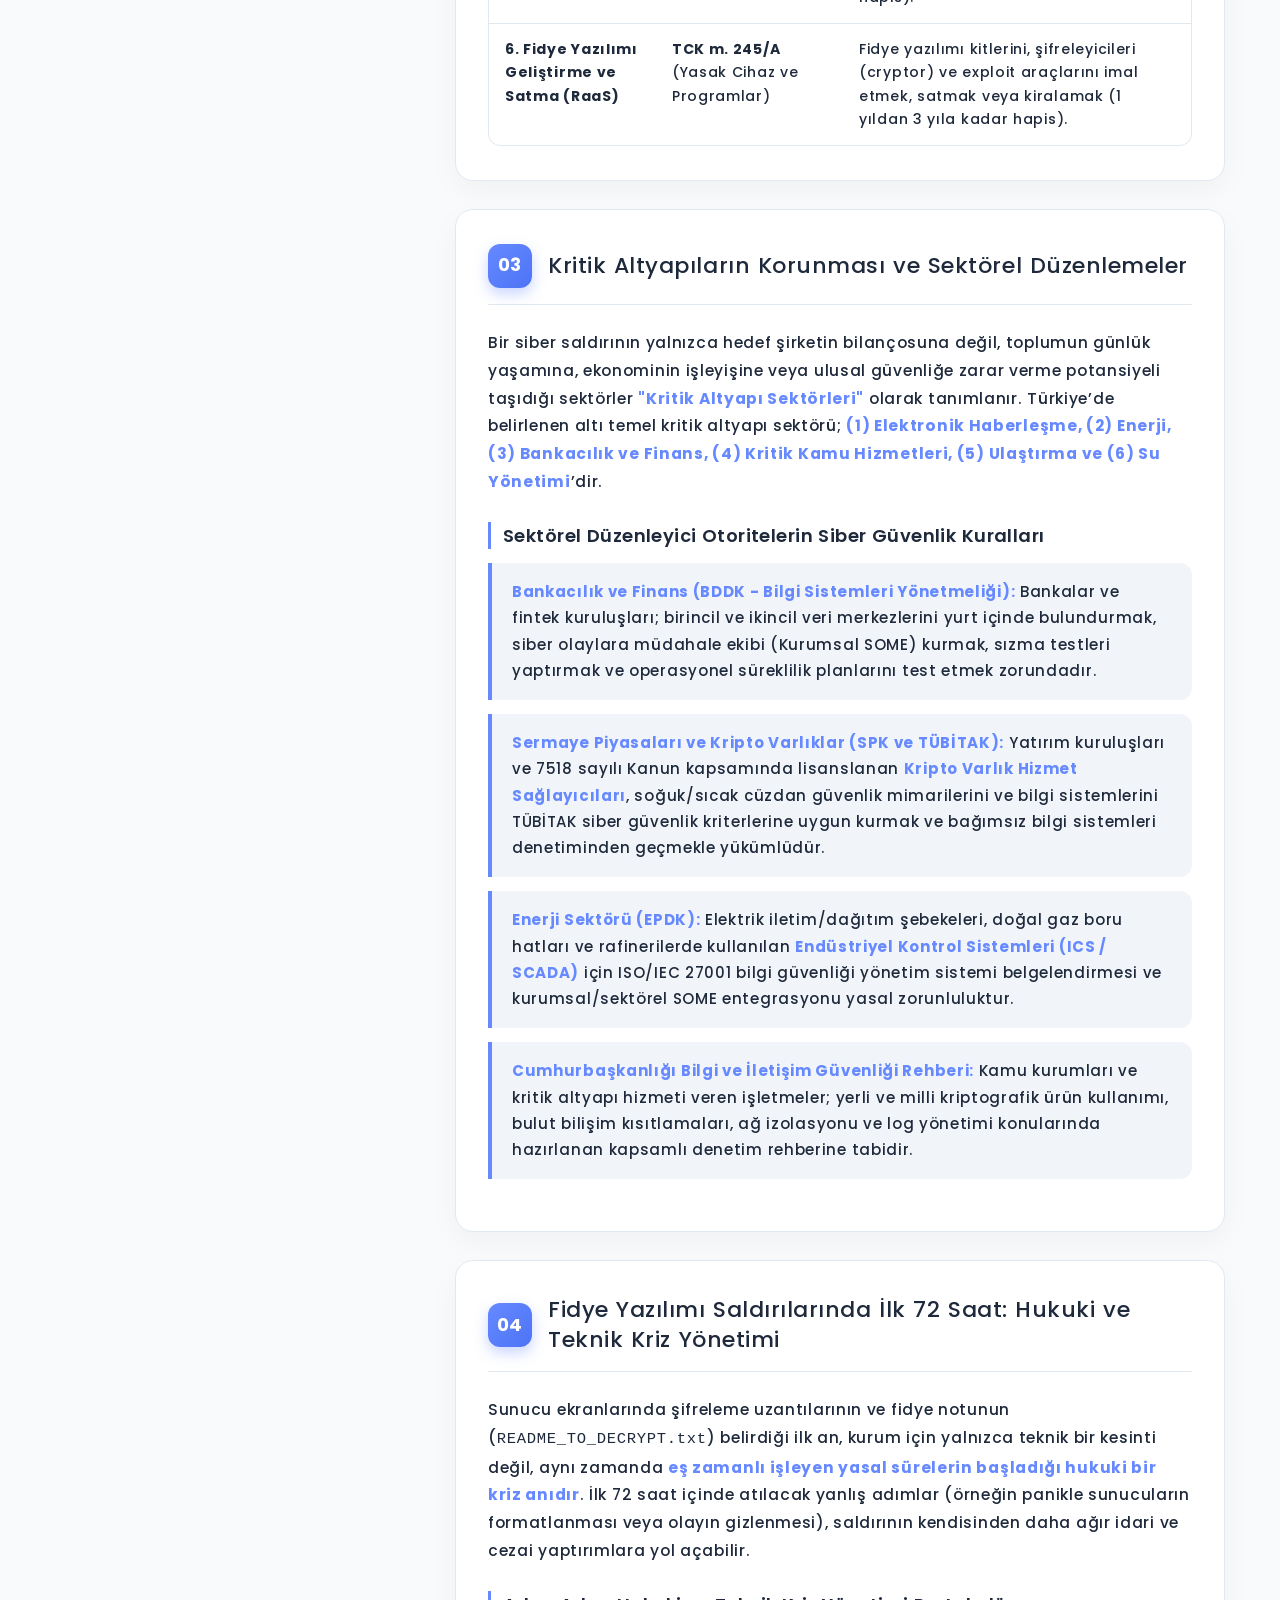
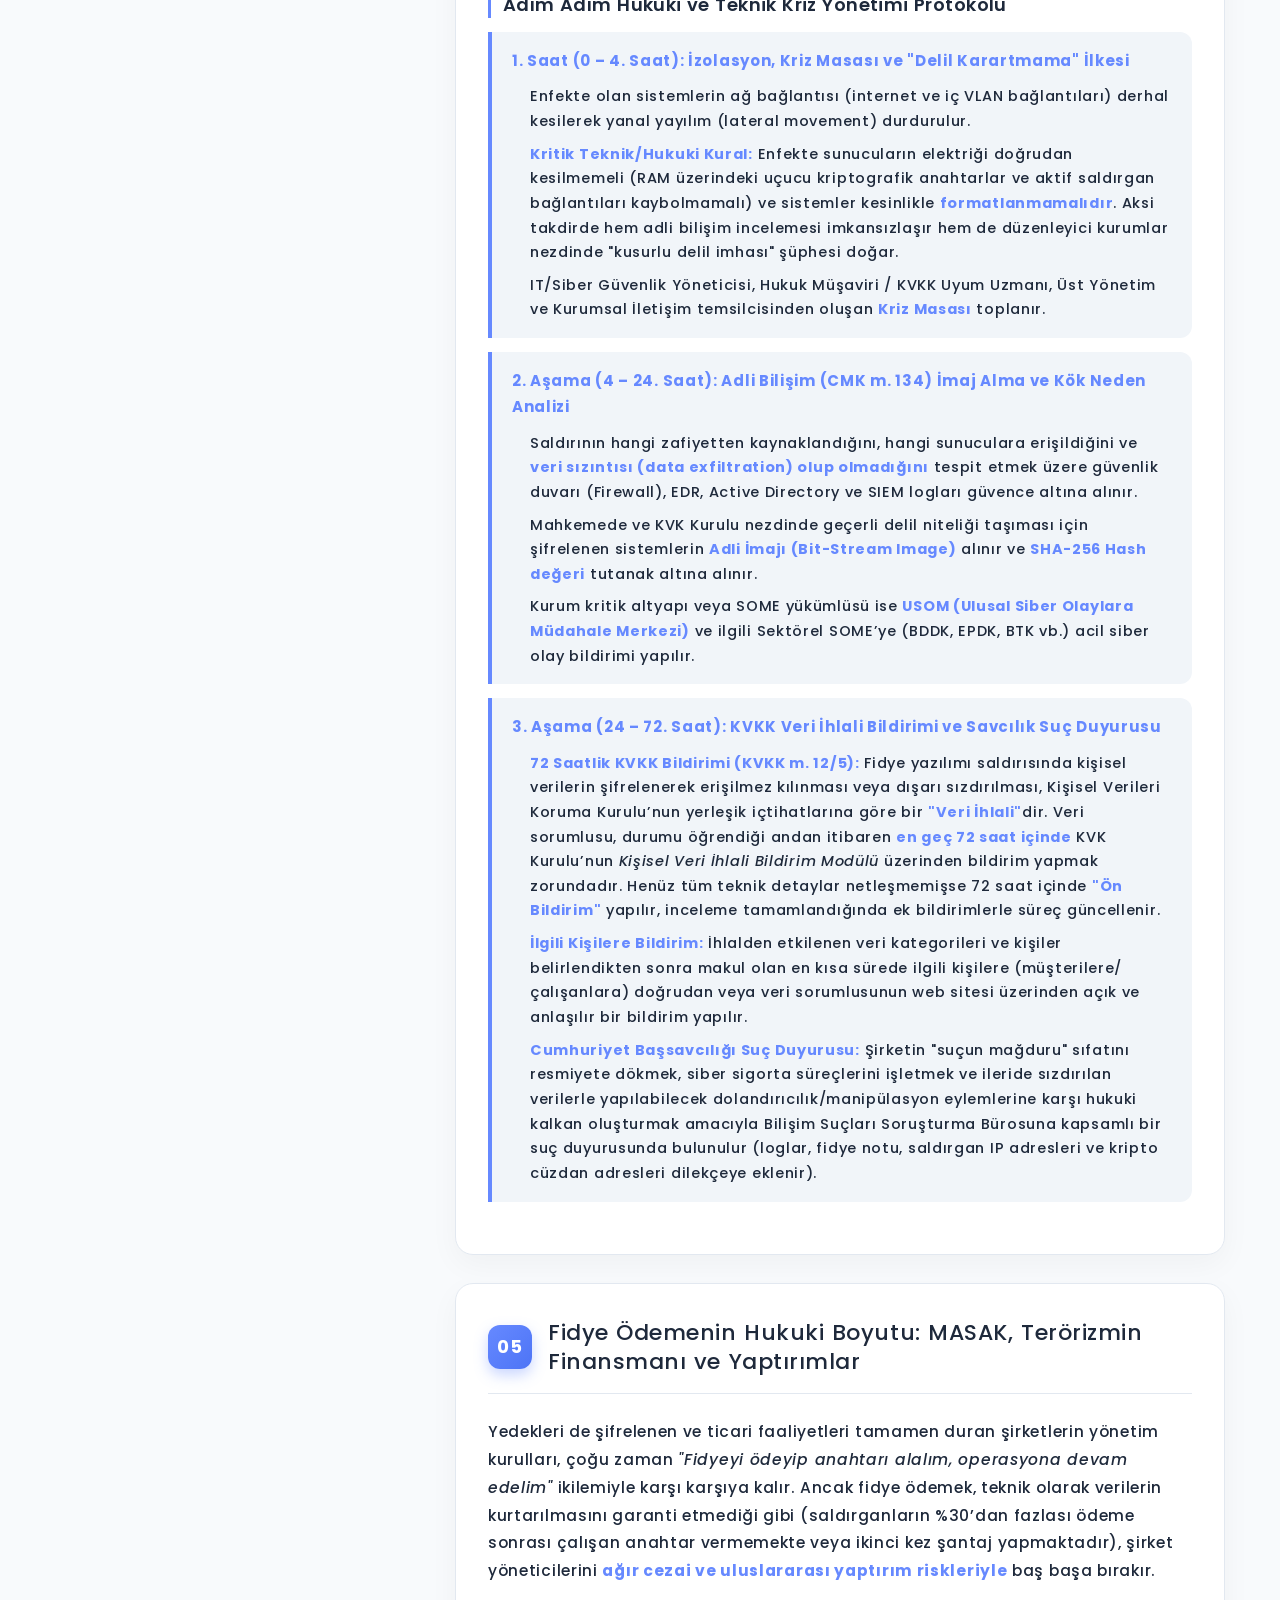
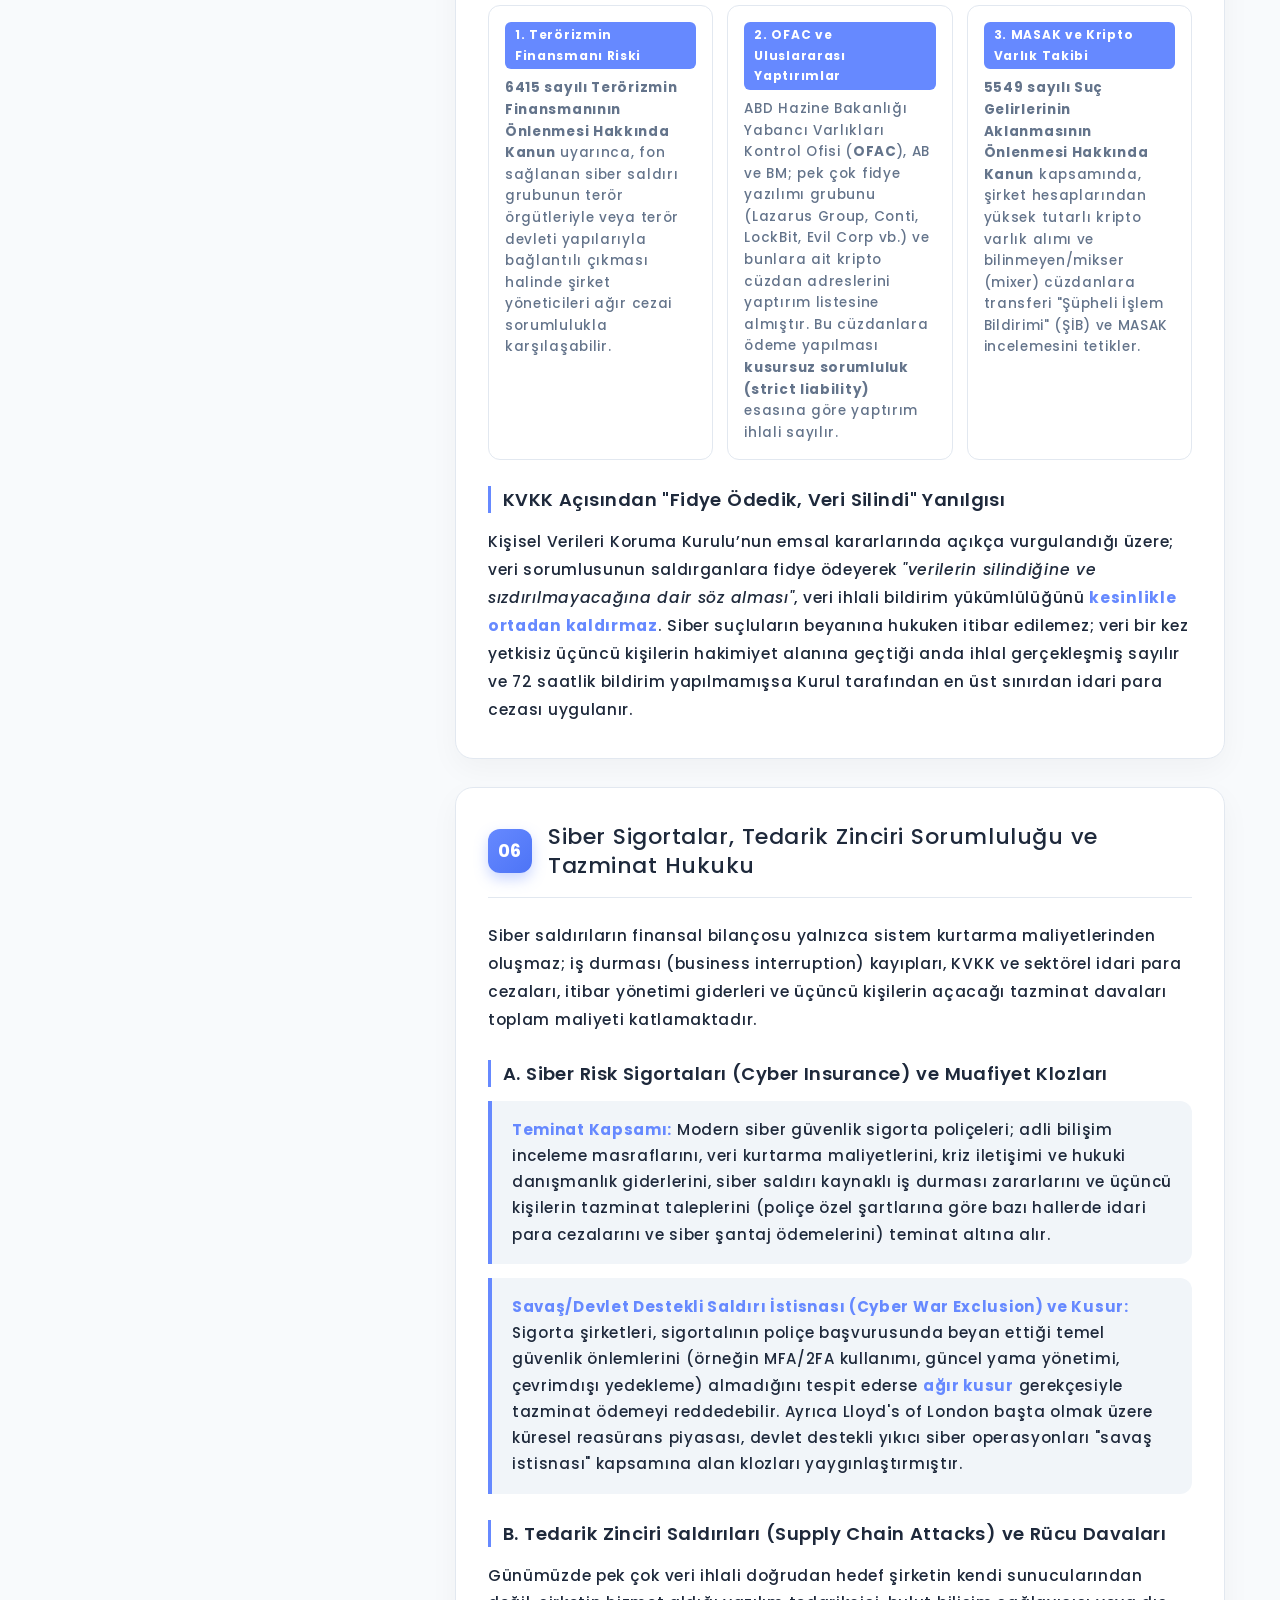
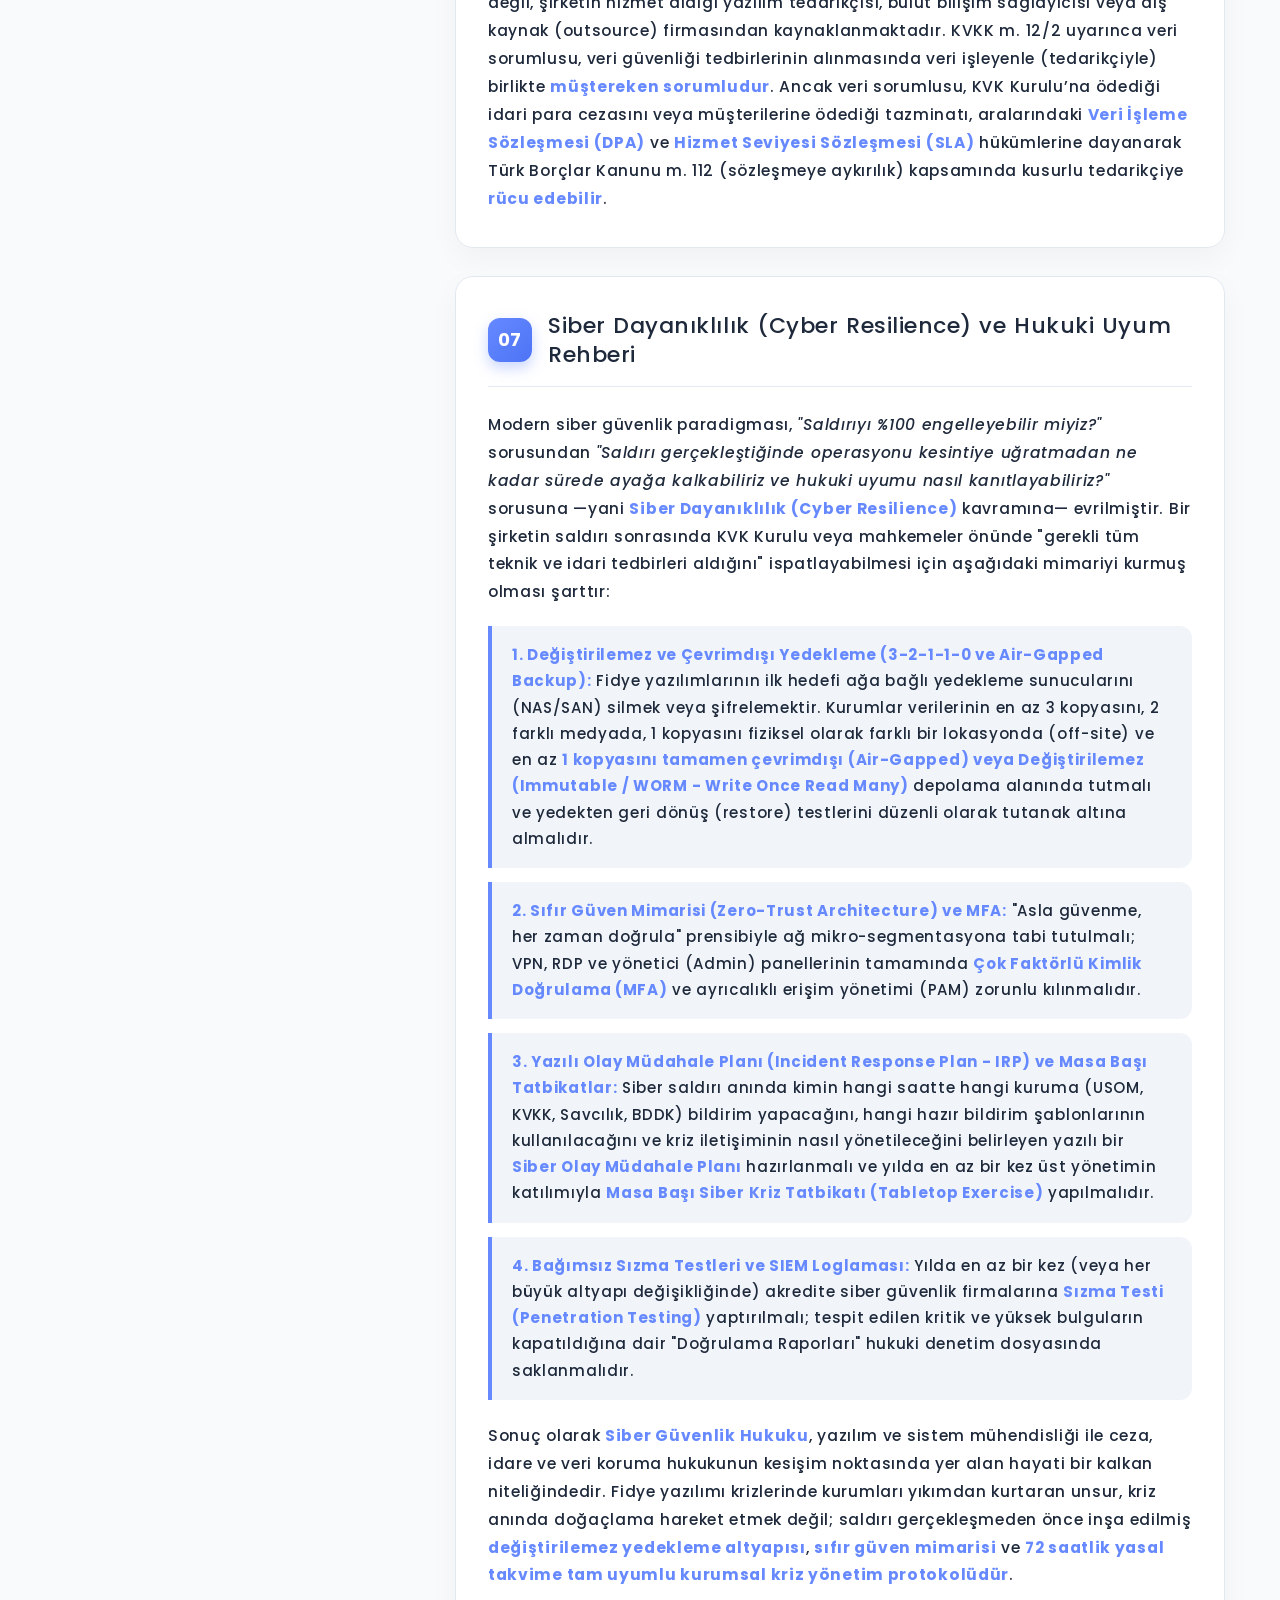
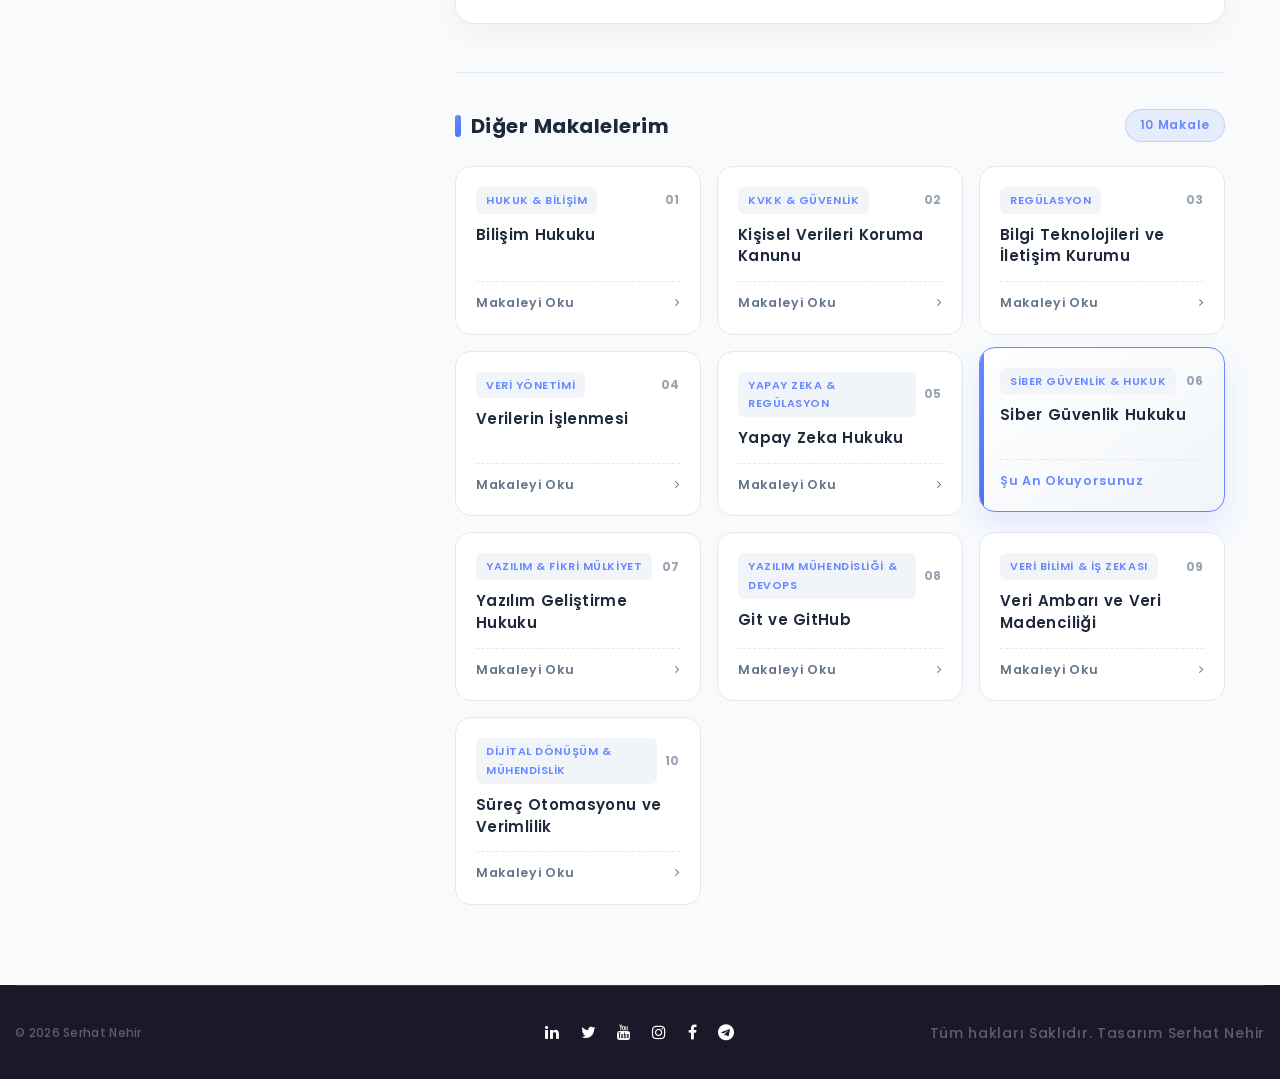
<file: makalelerim/siber_guvenlik_hukuku.html>
<!DOCTYPE html>
<html class="wide" lang="tr">
  <head>
    <title>Siber Güvenlik Hukuku | Serhat Nehir</title>
    <meta name="format-detection" content="telephone=no">
    <meta name="viewport" content="width=device-width, initial-scale=1.0, maximum-scale=1.0, user-scalable=yes">
    <meta http-equiv="X-UA-Compatible" content="IE=edge">
    <meta charset="utf-8">
    <link rel="icon" href="../images/favicon.ico" type="image/x-icon">
    <link rel="canonical" href="https://www.serhatnehir.com.tr/makalelerim/siber_guvenlik_hukuku.html">
    <meta name="description" content="Siber Güvenlik Hukuku, TCK m. 244 kapsamında fidye yazılımı (ransomware) saldırıları, 72 saatlik KVKK ve USOM bildirim süreçleri, fidye ödemenin hukuki riskleri ve kriz yönetimi - Serhat Nehir" />
    <!-- Open Graph / Sosyal Medya Paylaşım Etiketleri -->
    <meta property="og:type" content="article">
    <meta property="og:locale" content="tr_TR">
    <meta property="og:site_name" content="Serhat Nehir">
    <meta property="og:title" content="Siber Güvenlik Hukuku | Serhat Nehir">
    <meta property="og:description" content="Kritik altyapıların korunması, fidye yazılımı (ransomware) saldırılarında hukuki kriz yönetimi, TCK bilişim suçları, KVKK ihlal bildirimleri ve siber dayanıklılık.">
    <meta property="og:url" content="https://www.serhatnehir.com.tr/makalelerim/siber_guvenlik_hukuku.html">
    <meta property="og:image" content="https://www.serhatnehir.com.tr/images/makaleler/siber_guvenlik_hukuku.jpg">
    <meta name="twitter:card" content="summary_large_image">
    <meta name="twitter:title" content="Siber Güvenlik Hukuku | Serhat Nehir">
    <meta name="twitter:description" content="Siber Güvenlik Hukuku, TCK m. 244 fidye yazılımı suçları, USOM/KVKK kriz yönetimi ve fidye ödemelerinin hukuki boyutu.">
    <meta name="twitter:image" content="https://www.serhatnehir.com.tr/images/makaleler/siber_guvenlik_hukuku.jpg">
    <!-- Google Fonts: Poppins -->
    <link rel="preconnect" href="https://fonts.googleapis.com">
    <link rel="preconnect" href="https://fonts.gstatic.com" crossorigin>
    <link href="https://fonts.googleapis.com/css2?family=Poppins:wght@300;400;500;600;700&display=swap" rel="stylesheet">
    <link rel="stylesheet" href="../css/bootstrap.css">
    <link rel="stylesheet" href="../css/fonts.css">
    <link rel="stylesheet" href="../css/style.css">
    <!-- Yapısal Veri (Schema.org JSON-LD) -->
    <script type="application/ld+json">
{
      "@context": "https://schema.org",
      "@type": "Article",
      "headline": "Siber Güvenlik Hukuku | Serhat Nehir",
      "description": "Kritik altyapıların korunması, fidye yazılımı (ransomware) saldırılarında hukuki kriz yönetimi, TCK bilişim suçları, KVKK ihlal bildirimleri ve siber dayanıklılık.",
      "image": "https://www.serhatnehir.com.tr/images/makaleler/siber_guvenlik_hukuku.jpg",
      "author": {
            "@type": "Person",
            "name": "Serhat Nehir",
            "url": "https://www.serhatnehir.com.tr/"
      },
      "publisher": {
            "@type": "Person",
            "name": "Serhat Nehir"
      },
      "mainEntityOfPage": {
            "@type": "WebPage",
            "@id": "https://www.serhatnehir.com.tr/makalelerim/siber_guvenlik_hukuku.html"
      },
      "datePublished": "2026-11-04",
      "dateModified": "2026-11-04",
      "inLanguage": "tr-TR"
}
    </script>
  </head>

  <body class="article-page">
    <div id="scroll-progress"></div>

    <!-- Üst Bar -->
    <header class="article-topbar">
      <div class="container article-topbar-inner">
        <a href="../index.html" aria-label="Serhat Nehir Ana Sayfa"><img src="../images/logo_siyah.png" alt="Serhat Nehir Logo" width="180" height="40"/></a>
        <a class="back-home-btn" href="../index.html#makalelerim" aria-label="Makalelere Dön"><span class="fa fa-angle-left"></span> Makalelere Dön</a>
      </div>
    </header>

    <!-- Başlık (Hero) Alanı -->
    <section class="article-hero">
      <div class="container">
        <span class="article-category-pill">Siber Güvenlik &amp; Hukuk</span>
        <h1>Siber Güvenlik Hukuku</h1>
        <p class="text-width-large">Kritik altyapıların korunması, TCK m. 244 kapsamında fidye yazılımı saldırıları, ilk 72 saatlik KVKK ve USOM bildirim yükümlülükleri, fidye ödemenin hukuki riskleri ve kurumsal siber dayanıklılık mimarisi.</p>
        <div class="article-author-bar">
          <img class="article-author-avatar" src="../images/sn.jpg" alt="Serhat Nehir" width="48" height="48" loading="lazy" />
          <div class="article-author-info">
            <h6>Serhat Nehir</h6>
            <span>Yazılım Geliştirici &amp; Yazar</span>
          </div>
        </div>
      </div>
    </section>

    <!-- Ana İçerik -->
    <main class="article-main-wrap">
      <div class="container">
        <div class="row">
          <!-- Sol Menü: İçindekiler -->
          <div class="col-lg-4">
            <aside class="toc-card">
              <div class="toc-title">İçindekiler</div>
              <ul class="toc-list">
                <li><a href="#bolum-1">1. Siber Güvenlik Hukukunun Normatif Çerçevesi ve Tehdit Manzarası</a></li>
                <li><a href="#bolum-2">2. Türk Ceza Kanunu’nda Siber Saldırılar ve Fidye Yazılımlarının Suç Vasfı</a></li>
                <li><a href="#bolum-3">3. Kritik Altyapıların Korunması ve Sektörel Düzenlemeler</a></li>
                <li><a href="#bolum-4">4. Fidye Yazılımı Saldırılarında İlk 72 Saat: Hukuki ve Teknik Kriz Yönetimi</a></li>
                <li><a href="#bolum-5">5. Fidye Ödemenin Hukuki Boyutu: MASAK, Terörizmin Finansmanı ve Yaptırımlar</a></li>
                <li><a href="#bolum-6">6. Siber Sigortalar, Tedarik Zinciri Sorumluluğu ve Tazminat Hukuku</a></li>
                <li><a href="#bolum-7">7. Siber Dayanıklılık (Cyber Resilience) ve Hukuki Uyum Rehberi</a></li>
              </ul>
            </aside>
          </div>

          <!-- Sağ Sütun: Makale Bölümleri -->
          <div class="col-lg-8">

            <!-- BÖLÜM 1 -->
            <section class="article-section-card" id="bolum-1">
              <div class="section-header-row">
                <div class="section-num-badge">01</div>
                <h3>Siber Güvenlik Hukukunun Normatif Çerçevesi ve Tehdit Manzarası</h3>
              </div>
              <p class="article-prose">
                Siber güvenlik, yakın geçmişe kadar yalnızca bilgi işlem (IT) departmanlarının güvenlik duvarı ve antivirüs konfigürasyonlarından ibaret sayılan teknik bir alt başlık iken; günümüzde şirket yönetim kurullarının hukuki sorumluluğunu, kamu düzenini ve devletlerin ulusal egemenliğini doğrudan ilgilendiren <strong>stratejik bir hukuk disiplinine</strong> dönüşmüştür. <strong>Siber Güvenlik Hukuku</strong>; bilişim sistemlerinin, ağ altyapılarının ve verilerin gizlilik (<em>confidentiality</em>), bütünlük (<em>integrity</em>) ve erişilebilirlik (<em>availability</em>) ilkeleri —literatürdeki adıyla <strong>CIA Üçgeni</strong>— çerçevesinde korunmasını emreden ulusal ve uluslararası normlar bütünüdür.
              </p>
              <p class="article-prose">
                Küresel tehdit ekosisteminde en yıkıcı saldırı vektörü haline gelen <strong>Fidye Yazılımları (Ransomware)</strong>, artık bireysel bilgisayar korsanlarının değil; "Hizmet Olarak Fidye Yazılımı" (<strong>Ransomware-as-a-Service / RaaS</strong>) iş modeliyle çalışan, gelir paylaşımı yapan, 7/24 müzakere masaları kuran organize siber suç örgütlerinin ve devlet destekli APT (Gelişmiş Sürekli Tehdit) gruplarının endüstriyel silahıdır.
              </p>

              <h4 class="article-subheading">Ulusal ve Uluslararası Düzenleyici Mimari</h4>
              <ul class="article-topic-list">
                <li><strong>Türkiye’de Siber Güvenlik Yönetişimi:</strong> Türkiye’de siber güvenlik mevzuatı; <strong>Siber Güvenlik Başkanlığı</strong> koordinasyonunda, <strong>5809 sayılı Elektronik Haberleşme Kanunu</strong>, <strong>6698 sayılı KVKK</strong>, Cumhurbaşkanlığı Bilgi ve İletişim Güvenliği Tedbirleri Genelgesi ve <strong>BTK / USOM (Ulusal Siber Olaylara Müdahale Merkezi)</strong> düzenlemeleri ekseninde yürütülmektedir.</li>
                <li><strong>Avrupa Birliği NIS2 Direktifi (Directive 2022/2555):</strong> AB’nin Ağ ve Bilgi Sistemleri Güvenliği Direktifi (NIS2); enerji, ulaşım, finans, sağlık, dijital altyapı, bulut bilişim ve yazılım tedarikçilerini "temel" ve "önemli" kuruluşlar olarak sınıflandırmış; siber olay bildirimlerini <strong>24 saatlik erken uyarı</strong> ve <strong>72 saatlik kapsamlı bildirim</strong> takvimine bağlamış ve şirket üst yönetimini (Yönetim Kurulu / C-Level) siber güvenlik ihlallerinden <strong>şahsen sorumlu</strong> tutmuştur.</li>
                <li><strong>AB Siber Dayanıklılık Yasası (Cyber Resilience Act - CRA) ve DORA:</strong> Dijital unsurlu donanım ve yazılımlara yaşam döngüsü boyunca zorunlu güvenlik standartları getiren CRA ile finans kuruluşlarının dijital operasyonel dayanıklılığını düzenleyen <strong>DORA (Digital Operational Resilience Act)</strong>, Türk teknoloji ve finans ihracatçıları için de sınır aşan uyum yükümlülükleri doğurmaktadır.</li>
              </ul>
            </section>

            <!-- BÖLÜM 2 -->
            <section class="article-section-card" id="bolum-2">
              <div class="section-header-row">
                <div class="section-num-badge">02</div>
                <h3>Türk Ceza Kanunu’nda Siber Saldırılar ve Fidye Yazılımlarının Suç Vasfı</h3>
              </div>
              <p class="article-prose">
                Modern bir fidye yazılımı saldırısı tek bir eylemden ibaret değildir; saldırganların ağa sızması, yetki yükseltmesi, verileri dışarı sızdırması (exfiltration), sistemleri kriptografik olarak şifrelemesi ve fidye talep etmesi aşamalarından oluşan <strong>zincirleme bir suç kompozisyonudur</strong>. Günümüzde saldırganlar yalnızca sistemleri şifrelemekle yetinmeyip, şifreleme öncesinde çaldıkları kurumsal ve kişisel verileri "fidye ödenmezse karanlık ağda (Dark Web) yayınlama" tehdidiyle <strong>Çift Katmanlı Şantaj (Double Extortion)</strong>, hatta mağdurun müşterilerine ve iş ortaklarına doğrudan ulaşarak <strong>Üç Katmanlı Şantaj (Triple Extortion)</strong> uygulamaktadır.
              </p>

              <h4 class="article-subheading">5237 Sayılı TCK Kapsamında Oluşan Suç Tipleri</h4>
              <div class="law-table-wrap">
                <table class="law-table">
                  <thead>
                    <tr>
                      <th>Saldırı Aşaması / Eylem</th>
                      <th>İhlal Edilen TCK Maddesi</th>
                      <th>Hukuki Nitelendirme ve Yaptırım Çerçevesi</th>
                    </tr>
                  </thead>
                  <tbody>
                    <tr>
                      <td><strong>1. Ağa Sızma ve Yetkisiz Erişim</strong><br><em>(Initial Access &amp; Lateral Movement)</em></td>
                      <td><strong>TCK m. 243/1 ve 243/4</strong><br>(Bilişim Sistemine Girme)</td>
                      <td>Saldırganın RDP açıklığı, oltalama (phishing) veya VPN zafiyetiyle sisteme girmesi ve içeride kalması (1 yıla kadar hapis); ağ içi veri trafiğini izlemesi (m. 243/4 - 1 yıldan 3 yıla kadar hapis).</td>
                    </tr>
                    <tr>
                      <td><strong>2. Verilerin Şifrelenmesi ve Sistemin Kilitlenmesi</strong><br><em>(Encryption &amp; Sabotage)</em></td>
                      <td><strong>TCK m. 244/1 ve 244/2</strong><br>(Sistemi Engelleme, Verileri Erişilmez Kılma)</td>
                      <td>Fidye yazılımının sunucuları ve veritabanlarını şifreleyerek erişilmez kılması doğrudan <strong>m. 244/2</strong> (6 aydan 3 yıla kadar hapis); sistemin işleyişini durdurması <strong>m. 244/1</strong> (1 yıldan 5 yıla kadar hapis) suçunu oluşturur. (Banka/kamu kurumuna karşı işlenirse ceza yarı oranında artırılır.)</td>
                    </tr>
                    <tr>
                      <td><strong>3. Fidye Talebi ve Haksız Çıkar</strong><br><em>(Ransom Note &amp; Monetization)</em></td>
                      <td><strong>TCK m. 244/4 ve m. 107</strong><br>(Haksız Çıkar Sağlama ve Şantaj)</td>
                      <td>Şifrelenen verilerin açılması karşılığında kripto varlık (Bitcoin, Monero vb.) talep edilmesi <strong>TCK m. 244/4</strong> (2 yıldan 6 yıla kadar hapis ve 5000 güne kadar adli para cezası) ve verileri ifşa etme tehdidi bakımından <strong>Şantaj (TCK m. 107)</strong> suçunu oluşturur.</td>
                    </tr>
                    <tr>
                      <td><strong>4. Kişisel Verilerin Çalınması ve Sızdırılması</strong><br><em>(Data Exfiltration &amp; Leak)</em></td>
                      <td><strong>TCK m. 136/1</strong><br>(Verileri Hukuka Aykırı Ele Geçirme/Yayma)</td>
                      <td>Çift katmanlı şantaj kapsamında müşteri, hasta veya çalışanlara ait kişisel verilerin kopyalanarak saldırgan sunucularına aktarılması ve Dark Web’de yayınlanması (2 yıldan 4 yıla kadar hapis).</td>
                    </tr>
                    <tr>
                      <td><strong>5. Ticari Sırların İfşası</strong></td>
                      <td><strong>TCK m. 239</strong><br>(Ticari Sır, Bankacılık Sırrı)</td>
                      <td>Ar-Ge projeleri, kaynak kodlar, fiyatlandırma tabloları ve ticari sırların ele geçirilerek yetkisiz kişilere açıklanması (1 yıldan 3 yıla kadar hapis).</td>
                    </tr>
                    <tr>
                      <td><strong>6. Fidye Yazılımı Geliştirme ve Satma (RaaS)</strong></td>
                      <td><strong>TCK m. 245/A</strong><br>(Yasak Cihaz ve Programlar)</td>
                      <td>Fidye yazılımı kitlerini, şifreleyicileri (cryptor) ve exploit araçlarını imal etmek, satmak veya kiralamak (1 yıldan 3 yıla kadar hapis).</td>
                    </tr>
                  </tbody>
                </table>
              </div>
            </section>

            <!-- BÖLÜM 3 -->
            <section class="article-section-card" id="bolum-3">
              <div class="section-header-row">
                <div class="section-num-badge">03</div>
                <h3>Kritik Altyapıların Korunması ve Sektörel Düzenlemeler</h3>
              </div>
              <p class="article-prose">
                Bir siber saldırının yalnızca hedef şirketin bilançosuna değil, toplumun günlük yaşamına, ekonominin işleyişine veya ulusal güvenliğe zarar verme potansiyeli taşıdığı sektörler <strong>"Kritik Altyapı Sektörleri"</strong> olarak tanımlanır. Türkiye’de belirlenen altı temel kritik altyapı sektörü; <strong>(1) Elektronik Haberleşme, (2) Enerji, (3) Bankacılık ve Finans, (4) Kritik Kamu Hizmetleri, (5) Ulaştırma ve (6) Su Yönetimi</strong>’dir.
              </p>

              <h4 class="article-subheading">Sektörel Düzenleyici Otoritelerin Siber Güvenlik Kuralları</h4>
              <ul class="article-topic-list">
                <li><strong>Bankacılık ve Finans (BDDK - Bilgi Sistemleri Yönetmeliği):</strong> Bankalar ve fintek kuruluşları; birincil ve ikincil veri merkezlerini yurt içinde bulundurmak, siber olaylara müdahale ekibi (Kurumsal SOME) kurmak, sızma testleri yaptırmak ve operasyonel süreklilik planlarını test etmek zorundadır.</li>
                <li><strong>Sermaye Piyasaları ve Kripto Varlıklar (SPK ve TÜBİTAK):</strong> Yatırım kuruluşları ve 7518 sayılı Kanun kapsamında lisanslanan <strong>Kripto Varlık Hizmet Sağlayıcıları</strong>, soğuk/sıcak cüzdan güvenlik mimarilerini ve bilgi sistemlerini TÜBİTAK siber güvenlik kriterlerine uygun kurmak ve bağımsız bilgi sistemleri denetiminden geçmekle yükümlüdür.</li>
                <li><strong>Enerji Sektörü (EPDK):</strong> Elektrik iletim/dağıtım şebekeleri, doğal gaz boru hatları ve rafinerilerde kullanılan <strong>Endüstriyel Kontrol Sistemleri (ICS / SCADA)</strong> için ISO/IEC 27001 bilgi güvenliği yönetim sistemi belgelendirmesi ve kurumsal/sektörel SOME entegrasyonu yasal zorunluluktur.</li>
                <li><strong>Cumhurbaşkanlığı Bilgi ve İletişim Güvenliği Rehberi:</strong> Kamu kurumları ve kritik altyapı hizmeti veren işletmeler; yerli ve milli kriptografik ürün kullanımı, bulut bilişim kısıtlamaları, ağ izolasyonu ve log yönetimi konularında hazırlanan kapsamlı denetim rehberine tabidir.</li>
              </ul>
            </section>

            <!-- BÖLÜM 4 -->
            <section class="article-section-card" id="bolum-4">
              <div class="section-header-row">
                <div class="section-num-badge">04</div>
                <h3>Fidye Yazılımı Saldırılarında İlk 72 Saat: Hukuki ve Teknik Kriz Yönetimi</h3>
              </div>
              <p class="article-prose">
                Sunucu ekranlarında şifreleme uzantılarının ve fidye notunun (<code>README_TO_DECRYPT.txt</code>) belirdiği ilk an, kurum için yalnızca teknik bir kesinti değil, aynı zamanda <strong>eş zamanlı işleyen yasal sürelerin başladığı hukuki bir kriz anıdır</strong>. İlk 72 saat içinde atılacak yanlış adımlar (örneğin panikle sunucuların formatlanması veya olayın gizlenmesi), saldırının kendisinden daha ağır idari ve cezai yaptırımlara yol açabilir.
              </p>

              <h4 class="article-subheading">Adım Adım Hukuki ve Teknik Kriz Yönetimi Protokolü</h4>
              <ul class="article-topic-list">
                <li>
                  <strong>1. Saat (0 – 4. Saat): İzolasyon, Kriz Masası ve "Delil Karartmama" İlkesi</strong>
                  <ul class="nested-sublist">
                    <li>Enfekte olan sistemlerin ağ bağlantısı (internet ve iç VLAN bağlantıları) derhal kesilerek yanal yayılım (lateral movement) durdurulur.</li>
                    <li><strong>Kritik Teknik/Hukuki Kural:</strong> Enfekte sunucuların elektriği doğrudan kesilmemeli (RAM üzerindeki uçucu kriptografik anahtarlar ve aktif saldırgan bağlantıları kaybolmamalı) ve sistemler kesinlikle <strong>formatlanmamalıdır</strong>. Aksi takdirde hem adli bilişim incelemesi imkansızlaşır hem de düzenleyici kurumlar nezdinde "kusurlu delil imhası" şüphesi doğar.</li>
                    <li>IT/Siber Güvenlik Yöneticisi, Hukuk Müşaviri / KVKK Uyum Uzmanı, Üst Yönetim ve Kurumsal İletişim temsilcisinden oluşan <strong>Kriz Masası</strong> toplanır.</li>
                  </ul>
                </li>
                <li>
                  <strong>2. Aşama (4 – 24. Saat): Adli Bilişim (CMK m. 134) İmaj Alma ve Kök Neden Analizi</strong>
                  <ul class="nested-sublist">
                    <li>Saldırının hangi zafiyetten kaynaklandığını, hangi sunuculara erişildiğini ve <strong>veri sızıntısı (data exfiltration) olup olmadığını</strong> tespit etmek üzere güvenlik duvarı (Firewall), EDR, Active Directory ve SIEM logları güvence altına alınır.</li>
                    <li>Mahkemede ve KVK Kurulu nezdinde geçerli delil niteliği taşıması için şifrelenen sistemlerin <strong>Adli İmajı (Bit-Stream Image)</strong> alınır ve <strong>SHA-256 Hash değeri</strong> tutanak altına alınır.</li>
                    <li>Kurum kritik altyapı veya SOME yükümlüsü ise <strong>USOM (Ulusal Siber Olaylara Müdahale Merkezi)</strong> ve ilgili Sektörel SOME’ye (BDDK, EPDK, BTK vb.) acil siber olay bildirimi yapılır.</li>
                  </ul>
                </li>
                <li>
                  <strong>3. Aşama (24 – 72. Saat): KVKK Veri İhlali Bildirimi ve Savcılık Suç Duyurusu</strong>
                  <ul class="nested-sublist">
                    <li><strong>72 Saatlik KVKK Bildirimi (KVKK m. 12/5):</strong> Fidye yazılımı saldırısında kişisel verilerin şifrelenerek erişilmez kılınması veya dışarı sızdırılması, Kişisel Verileri Koruma Kurulu’nun yerleşik içtihatlarına göre bir <strong>"Veri İhlali"</strong>dir. Veri sorumlusu, durumu öğrendiği andan itibaren <strong>en geç 72 saat içinde</strong> KVK Kurulu’nun <em>Kişisel Veri İhlali Bildirim Modülü</em> üzerinden bildirim yapmak zorundadır. Henüz tüm teknik detaylar netleşmemişse 72 saat içinde <strong>"Ön Bildirim"</strong> yapılır, inceleme tamamlandığında ek bildirimlerle süreç güncellenir.</li>
                    <li><strong>İlgili Kişilere Bildirim:</strong> İhlalden etkilenen veri kategorileri ve kişiler belirlendikten sonra makul olan en kısa sürede ilgili kişilere (müşterilere/çalışanlara) doğrudan veya veri sorumlusunun web sitesi üzerinden açık ve anlaşılır bir bildirim yapılır.</li>
                    <li><strong>Cumhuriyet Başsavcılığı Suç Duyurusu:</strong> Şirketin "suçun mağduru" sıfatını resmiyete dökmek, siber sigorta süreçlerini işletmek ve ileride sızdırılan verilerle yapılabilecek dolandırıcılık/manipülasyon eylemlerine karşı hukuki kalkan oluşturmak amacıyla Bilişim Suçları Soruşturma Bürosuna kapsamlı bir suç duyurusunda bulunulur (loglar, fidye notu, saldırgan IP adresleri ve kripto cüzdan adresleri dilekçeye eklenir).</li>
                  </ul>
                </li>
              </ul>
            </section>

            <!-- BÖLÜM 5 -->
            <section class="article-section-card" id="bolum-5">
              <div class="section-header-row">
                <div class="section-num-badge">05</div>
                <h3>Fidye Ödemenin Hukuki Boyutu: MASAK, Terörizmin Finansmanı ve Yaptırımlar</h3>
              </div>
              <p class="article-prose">
                Yedekleri de şifrelenen ve ticari faaliyetleri tamamen duran şirketlerin yönetim kurulları, çoğu zaman <em>"Fidyeyi ödeyip anahtarı alalım, operasyona devam edelim"</em> ikilemiyle karşı karşıya kalır. Ancak fidye ödemek, teknik olarak verilerin kurtarılmasını garanti etmediği gibi (saldırganların %30’dan fazlası ödeme sonrası çalışan anahtar vermemekte veya ikinci kez şantaj yapmaktadır), şirket yöneticilerini <strong>ağır cezai ve uluslararası yaptırım riskleriyle</strong> baş başa bırakır.
              </p>

              <div class="law-subgrid">
                <div class="law-box">
                  <span class="law-box-tag">1. Terörizmin Finansmanı Riski</span>
                  <p><strong>6415 sayılı Terörizmin Finansmanının Önlenmesi Hakkında Kanun</strong> uyarınca, fon sağlanan siber saldırı grubunun terör örgütleriyle veya terör devleti yapılarıyla bağlantılı çıkması halinde şirket yöneticileri ağır cezai sorumlulukla karşılaşabilir.</p>
                </div>
                <div class="law-box">
                  <span class="law-box-tag">2. OFAC ve Uluslararası Yaptırımlar</span>
                  <p>ABD Hazine Bakanlığı Yabancı Varlıkları Kontrol Ofisi (<strong>OFAC</strong>), AB ve BM; pek çok fidye yazılımı grubunu (Lazarus Group, Conti, LockBit, Evil Corp vb.) ve bunlara ait kripto cüzdan adreslerini yaptırım listesine almıştır. Bu cüzdanlara ödeme yapılması <strong>kusursuz sorumluluk (strict liability)</strong> esasına göre yaptırım ihlali sayılır.</p>
                </div>
                <div class="law-box">
                  <span class="law-box-tag">3. MASAK ve Kripto Varlık Takibi</span>
                  <p><strong>5549 sayılı Suç Gelirlerinin Aklanmasının Önlenmesi Hakkında Kanun</strong> kapsamında, şirket hesaplarından yüksek tutarlı kripto varlık alımı ve bilinmeyen/mikser (mixer) cüzdanlara transferi "Şüpheli İşlem Bildirimi" (ŞİB) ve MASAK incelemesini tetikler.</p>
                </div>
              </div>

              <h4 class="article-subheading">KVKK Açısından "Fidye Ödedik, Veri Silindi" Yanılgısı</h4>
              <p class="article-prose article-prose-no-bottom">
                Kişisel Verileri Koruma Kurulu’nun emsal kararlarında açıkça vurgulandığı üzere; veri sorumlusunun saldırganlara fidye ödeyerek <em>"verilerin silindiğine ve sızdırılmayacağına dair söz alması"</em>, veri ihlali bildirim yükümlülüğünü <strong>kesinlikle ortadan kaldırmaz</strong>. Siber suçluların beyanına hukuken itibar edilemez; veri bir kez yetkisiz üçüncü kişilerin hakimiyet alanına geçtiği anda ihlal gerçekleşmiş sayılır ve 72 saatlik bildirim yapılmamışsa Kurul tarafından en üst sınırdan idari para cezası uygulanır.
              </p>
            </section>

            <!-- BÖLÜM 6 -->
            <section class="article-section-card" id="bolum-6">
              <div class="section-header-row">
                <div class="section-num-badge">06</div>
                <h3>Siber Sigortalar, Tedarik Zinciri Sorumluluğu ve Tazminat Hukuku</h3>
              </div>
              <p class="article-prose">
                Siber saldırıların finansal bilançosu yalnızca sistem kurtarma maliyetlerinden oluşmaz; iş durması (business interruption) kayıpları, KVKK ve sektörel idari para cezaları, itibar yönetimi giderleri ve üçüncü kişilerin açacağı tazminat davaları toplam maliyeti katlamaktadır.
              </p>

              <h4 class="article-subheading">A. Siber Risk Sigortaları (Cyber Insurance) ve Muafiyet Klozları</h4>
              <ul class="article-topic-list">
                <li><strong>Teminat Kapsamı:</strong> Modern siber güvenlik sigorta poliçeleri; adli bilişim inceleme masraflarını, veri kurtarma maliyetlerini, kriz iletişimi ve hukuki danışmanlık giderlerini, siber saldırı kaynaklı iş durması zararlarını ve üçüncü kişilerin tazminat taleplerini (poliçe özel şartlarına göre bazı hallerde idari para cezalarını ve siber şantaj ödemelerini) teminat altına alır.</li>
                <li><strong>Savaş/Devlet Destekli Saldırı İstisnası (Cyber War Exclusion) ve Kusur:</strong> Sigorta şirketleri, sigortalının poliçe başvurusunda beyan ettiği temel güvenlik önlemlerini (örneğin MFA/2FA kullanımı, güncel yama yönetimi, çevrimdışı yedekleme) almadığını tespit ederse <strong>ağır kusur</strong> gerekçesiyle tazminat ödemeyi reddedebilir. Ayrıca Lloyd's of London başta olmak üzere küresel reasürans piyasası, devlet destekli yıkıcı siber operasyonları "savaş istisnası" kapsamına alan klozları yaygınlaştırmıştır.</li>
              </ul>

              <h4 class="article-subheading">B. Tedarik Zinciri Saldırıları (Supply Chain Attacks) ve Rücu Davaları</h4>
              <p class="article-prose article-prose-no-bottom">
                Günümüzde pek çok veri ihlali doğrudan hedef şirketin kendi sunucularından değil, şirketin hizmet aldığı yazılım tedarikçisi, bulut bilişim sağlayıcısı veya dış kaynak (outsource) firmasından kaynaklanmaktadır. KVKK m. 12/2 uyarınca veri sorumlusu, veri güvenliği tedbirlerinin alınmasında veri işleyenle (tedarikçiyle) birlikte <strong>müştereken sorumludur</strong>. Ancak veri sorumlusu, KVK Kurulu’na ödediği idari para cezasını veya müşterilerine ödediği tazminatı, aralarındaki <strong>Veri İşleme Sözleşmesi (DPA)</strong> ve <strong>Hizmet Seviyesi Sözleşmesi (SLA)</strong> hükümlerine dayanarak Türk Borçlar Kanunu m. 112 (sözleşmeye aykırılık) kapsamında kusurlu tedarikçiye <strong>rücu edebilir</strong>.
              </p>
            </section>

            <!-- BÖLÜM 7 -->
            <section class="article-section-card" id="bolum-7">
              <div class="section-header-row">
                <div class="section-num-badge">07</div>
                <h3>Siber Dayanıklılık (Cyber Resilience) ve Hukuki Uyum Rehberi</h3>
              </div>
              <p class="article-prose">
                Modern siber güvenlik paradigması, <em>"Saldırıyı %100 engelleyebilir miyiz?"</em> sorusundan <em>"Saldırı gerçekleştiğinde operasyonu kesintiye uğratmadan ne kadar sürede ayağa kalkabiliriz ve hukuki uyumu nasıl kanıtlayabiliriz?"</em> sorusuna —yani <strong>Siber Dayanıklılık (Cyber Resilience)</strong> kavramına— evrilmiştir. Bir şirketin saldırı sonrasında KVK Kurulu veya mahkemeler önünde "gerekli tüm teknik ve idari tedbirleri aldığını" ispatlayabilmesi için aşağıdaki mimariyi kurmuş olması şarttır:
              </p>

              <ul class="article-topic-list">
                <li><strong>1. Değiştirilemez ve Çevrimdışı Yedekleme (3-2-1-1-0 ve Air-Gapped Backup):</strong> Fidye yazılımlarının ilk hedefi ağa bağlı yedekleme sunucularını (NAS/SAN) silmek veya şifrelemektir. Kurumlar verilerinin en az 3 kopyasını, 2 farklı medyada, 1 kopyasını fiziksel olarak farklı bir lokasyonda (off-site) ve en az <strong>1 kopyasını tamamen çevrimdışı (Air-Gapped) veya Değiştirilemez (Immutable / WORM - Write Once Read Many)</strong> depolama alanında tutmalı ve yedekten geri dönüş (restore) testlerini düzenli olarak tutanak altına almalıdır.</li>
                <li><strong>2. Sıfır Güven Mimarisi (Zero-Trust Architecture) ve MFA:</strong> "Asla güvenme, her zaman doğrula" prensibiyle ağ mikro-segmentasyona tabi tutulmalı; VPN, RDP ve yönetici (Admin) panellerinin tamamında <strong>Çok Faktörlü Kimlik Doğrulama (MFA)</strong> ve ayrıcalıklı erişim yönetimi (PAM) zorunlu kılınmalıdır.</li>
                <li><strong>3. Yazılı Olay Müdahale Planı (Incident Response Plan - IRP) ve Masa Başı Tatbikatlar:</strong> Siber saldırı anında kimin hangi saatte hangi kuruma (USOM, KVKK, Savcılık, BDDK) bildirim yapacağını, hangi hazır bildirim şablonlarının kullanılacağını ve kriz iletişiminin nasıl yönetileceğini belirleyen yazılı bir <strong>Siber Olay Müdahale Planı</strong> hazırlanmalı ve yılda en az bir kez üst yönetimin katılımıyla <strong>Masa Başı Siber Kriz Tatbikatı (Tabletop Exercise)</strong> yapılmalıdır.</li>
                <li><strong>4. Bağımsız Sızma Testleri ve SIEM Loglaması:</strong> Yılda en az bir kez (veya her büyük altyapı değişikliğinde) akredite siber güvenlik firmalarına <strong>Sızma Testi (Penetration Testing)</strong> yaptırılmalı; tespit edilen kritik ve yüksek bulguların kapatıldığına dair "Doğrulama Raporları" hukuki denetim dosyasında saklanmalıdır.</li>
              </ul>

              <p class="article-prose article-prose-summary">
                Sonuç olarak <strong>Siber Güvenlik Hukuku</strong>, yazılım ve sistem mühendisliği ile ceza, idare ve veri koruma hukukunun kesişim noktasında yer alan hayati bir kalkan niteliğindedir. Fidye yazılımı krizlerinde kurumları yıkımdan kurtaran unsur, kriz anında doğaçlama hareket etmek değil; saldırı gerçekleşmeden önce inşa edilmiş <strong>değiştirilemez yedekleme altyapısı</strong>, <strong>sıfır güven mimarisi</strong> ve <strong>72 saatlik yasal takvime tam uyumlu kurumsal kriz yönetim protokolüdür</strong>.
              </p>
            </section>

            <!-- Diğer Makaleler -->
            <div class="other-articles-box">
              <div class="other-articles-header">
                <h5>Diğer Makalelerim</h5>
                <span class="other-articles-count">10 Makale</span>
              </div>
              <div class="other-articles-grid">
                <a class="other-article-link" href="bilisim_hukuku.html">
                  <div>
                    <div class="other-article-top">
                      <span class="other-article-cat">Hukuk &amp; Bilişim</span>
                      <span class="other-article-num">01</span>
                    </div>
                    <h6>Bilişim Hukuku</h6>
                  </div>
                  <div class="other-article-footer">
                    <span class="read-status">Makaleyi Oku</span>
                    <span class="fa fa-angle-right"></span>
                  </div>
                </a>
                <a class="other-article-link" href="kvkk.html">
                  <div>
                    <div class="other-article-top">
                      <span class="other-article-cat">KVKK &amp; Güvenlik</span>
                      <span class="other-article-num">02</span>
                    </div>
                    <h6>Kişisel Verileri Koruma Kanunu</h6>
                  </div>
                  <div class="other-article-footer">
                    <span class="read-status">Makaleyi Oku</span>
                    <span class="fa fa-angle-right"></span>
                  </div>
                </a>
                <a class="other-article-link" href="btk.html">
                  <div>
                    <div class="other-article-top">
                      <span class="other-article-cat">Regülasyon</span>
                      <span class="other-article-num">03</span>
                    </div>
                    <h6>Bilgi Teknolojileri ve İletişim Kurumu</h6>
                  </div>
                  <div class="other-article-footer">
                    <span class="read-status">Makaleyi Oku</span>
                    <span class="fa fa-angle-right"></span>
                  </div>
                </a>
                <a class="other-article-link" href="verilerin_islenmesi.html">
                  <div>
                    <div class="other-article-top">
                      <span class="other-article-cat">Veri Yönetimi</span>
                      <span class="other-article-num">04</span>
                    </div>
                    <h6>Verilerin İşlenmesi</h6>
                  </div>
                  <div class="other-article-footer">
                    <span class="read-status">Makaleyi Oku</span>
                    <span class="fa fa-angle-right"></span>
                  </div>
                </a>
                <a class="other-article-link" href="yapay_zeka_hukuku.html">
                  <div>
                    <div class="other-article-top">
                      <span class="other-article-cat">Yapay Zeka &amp; Regülasyon</span>
                      <span class="other-article-num">05</span>
                    </div>
                    <h6>Yapay Zeka Hukuku</h6>
                  </div>
                  <div class="other-article-footer">
                    <span class="read-status">Makaleyi Oku</span>
                    <span class="fa fa-angle-right"></span>
                  </div>
                </a>
                <a class="other-article-link active" href="siber_guvenlik_hukuku.html">
                  <div>
                    <div class="other-article-top">
                      <span class="other-article-cat">Siber Güvenlik &amp; Hukuk</span>
                      <span class="other-article-num">06</span>
                    </div>
                    <h6>Siber Güvenlik Hukuku</h6>
                  </div>
                  <div class="other-article-footer">
                    <span class="read-status">Şu An Okuyorsunuz</span>
                    <span class="fa fa-check-circle"></span>
                  </div>
                </a>
                <a class="other-article-link" href="yazilim_gelistirme_hukuku.html">
                  <div>
                    <div class="other-article-top">
                      <span class="other-article-cat">Yazılım &amp; Fikri Mülkiyet</span>
                      <span class="other-article-num">07</span>
                    </div>
                    <h6>Yazılım Geliştirme Hukuku</h6>
                  </div>
                  <div class="other-article-footer">
                    <span class="read-status">Makaleyi Oku</span>
                    <span class="fa fa-angle-right"></span>
                  </div>
                </a>
                <a class="other-article-link" href="git_ve_github.html">
                  <div>
                    <div class="other-article-top">
                      <span class="other-article-cat">Yazılım Mühendisliği &amp; DevOps</span>
                      <span class="other-article-num">08</span>
                    </div>
                    <h6>Git ve GitHub</h6>
                  </div>
                  <div class="other-article-footer">
                    <span class="read-status">Makaleyi Oku</span>
                    <span class="fa fa-angle-right"></span>
                  </div>
                </a>
                <a class="other-article-link" href="veri_ambari_ve_veri_madenciligi.html">
                  <div>
                    <div class="other-article-top">
                      <span class="other-article-cat">Veri Bilimi &amp; İş Zekası</span>
                      <span class="other-article-num">09</span>
                    </div>
                    <h6>Veri Ambarı ve Veri Madenciliği</h6>
                  </div>
                  <div class="other-article-footer">
                    <span class="read-status">Makaleyi Oku</span>
                    <span class="fa fa-angle-right"></span>
                  </div>
                </a>
                <a class="other-article-link" href="surec_otomasyonu_ve_verimlilik.html">
                  <div>
                    <div class="other-article-top">
                      <span class="other-article-cat">Dijital Dönüşüm &amp; Mühendislik</span>
                      <span class="other-article-num">10</span>
                    </div>
                    <h6>Süreç Otomasyonu ve Verimlilik</h6>
                  </div>
                  <div class="other-article-footer">
                    <span class="read-status">Makaleyi Oku</span>
                    <span class="fa fa-angle-right"></span>
                  </div>
                </a>
              </div>
            </div>
          </div>
        </div>
      </div>
    </main>

    <!-- Alt Bilgi (Footer) -->
    <footer class="section section-fluid footer-minimal context-dark">
      <div class="bg-gray-15">
        <div class="container-fluid">
          <div class="footer-minimal-bottom-panel text-sm-left">
            <div class="row row-10 align-items-md-center">
              <div class="col-sm-6 col-md-4 text-sm-right text-md-center">
                <ul class="list-inline list-inline-sm footer-social-list-2">
                  <li><a class="icon fa fa-linkedin" href="https://www.linkedin.com/in/serhatnehir" target="_blank" rel="noopener noreferrer" aria-label="LinkedIn"></a></li>
                  <li><a class="icon fa fa-twitter" href="https://x.com/serhatnehir" target="_blank" rel="noopener noreferrer" aria-label="X (Twitter)"></a></li>
                  <li><a class="icon fa fa-youtube" href="https://www.youtube.com/serhatnehir" target="_blank" rel="noopener noreferrer" aria-label="YouTube"></a></li>
                  <li><a class="icon fa fa-instagram" href="https://www.instagram.com/serhat.nehir" target="_blank" rel="noopener noreferrer" aria-label="Instagram"></a></li>
                  <li><a class="icon fa fa-facebook" href="https://www.facebook.com/serhatnehir" target="_blank" rel="noopener noreferrer" aria-label="Facebook"></a></li>
                  <li><a class="icon fa fa-telegram" href="https://t.me/serhatnehir" target="_blank" rel="noopener noreferrer" aria-label="Telegram"></a></li>
                </ul>
              </div>
              <div class="col-sm-6 col-md-4 order-sm-first">
                <p class="rights"><span>&copy;&nbsp;</span><span class="copyright-year">2026</span> <span>Serhat Nehir</span></p>
              </div>
              <div class="col-sm-6 col-md-4 text-md-right">
                <span>Tüm hakları Saklıdır.</span> <span>Tasarım Serhat Nehir</span>
              </div>
            </div>
          </div>
        </div>
      </div>
    </footer>

    <script src="../js/core.min.js"></script>
    <script src="../js/script.js"></script>
  </body>
</html>
</file>
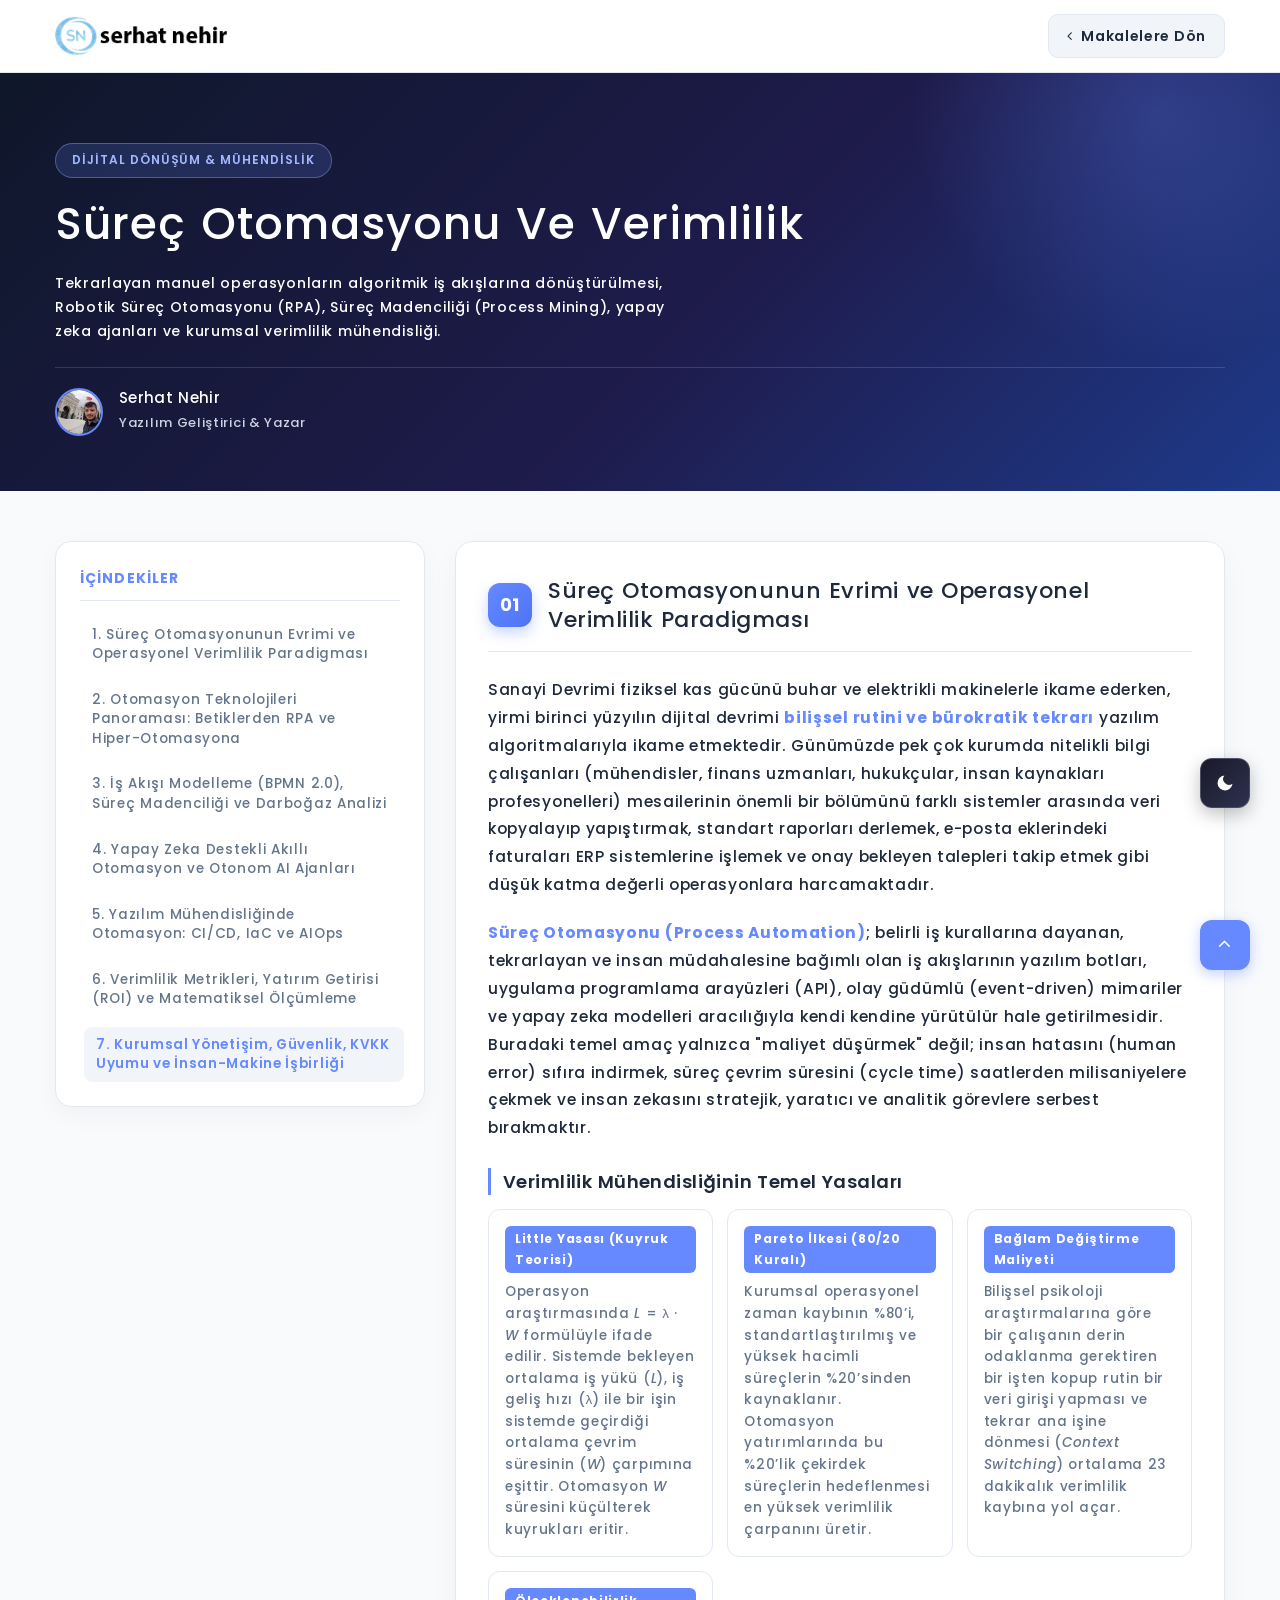
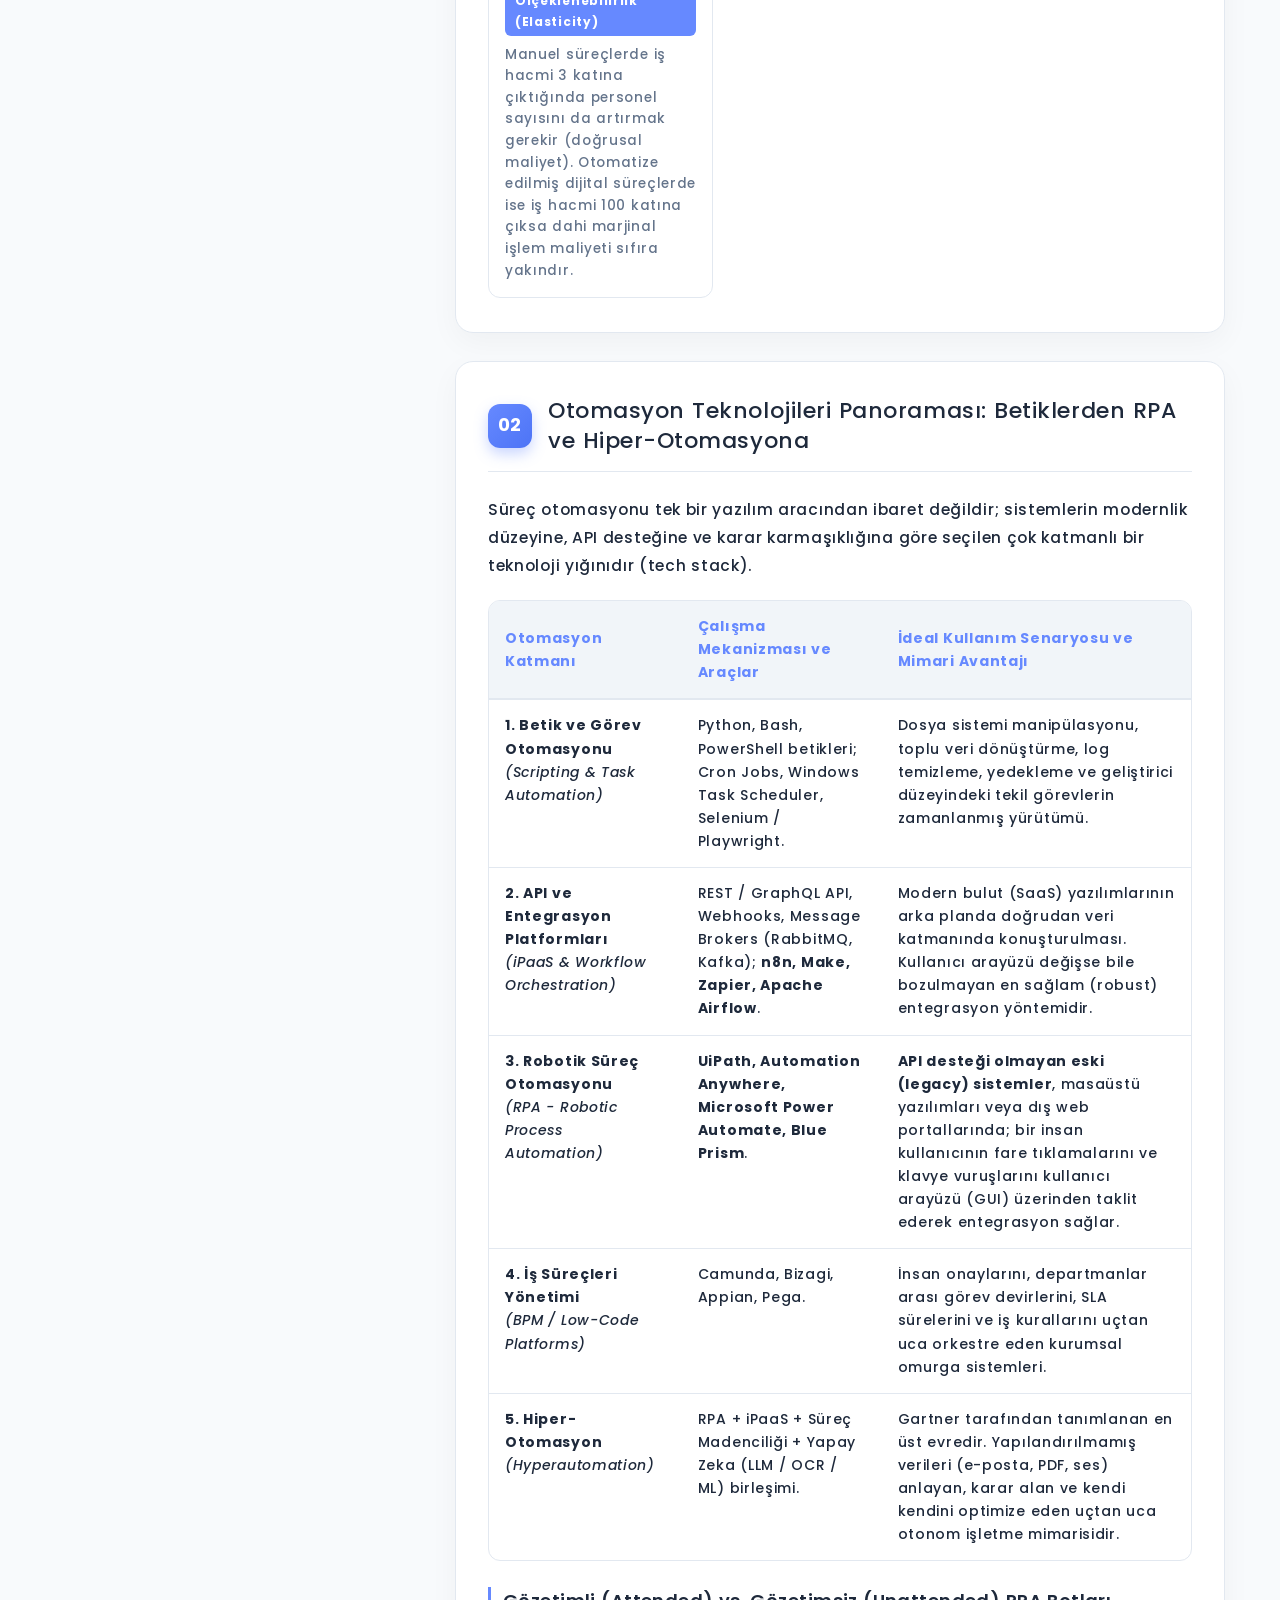
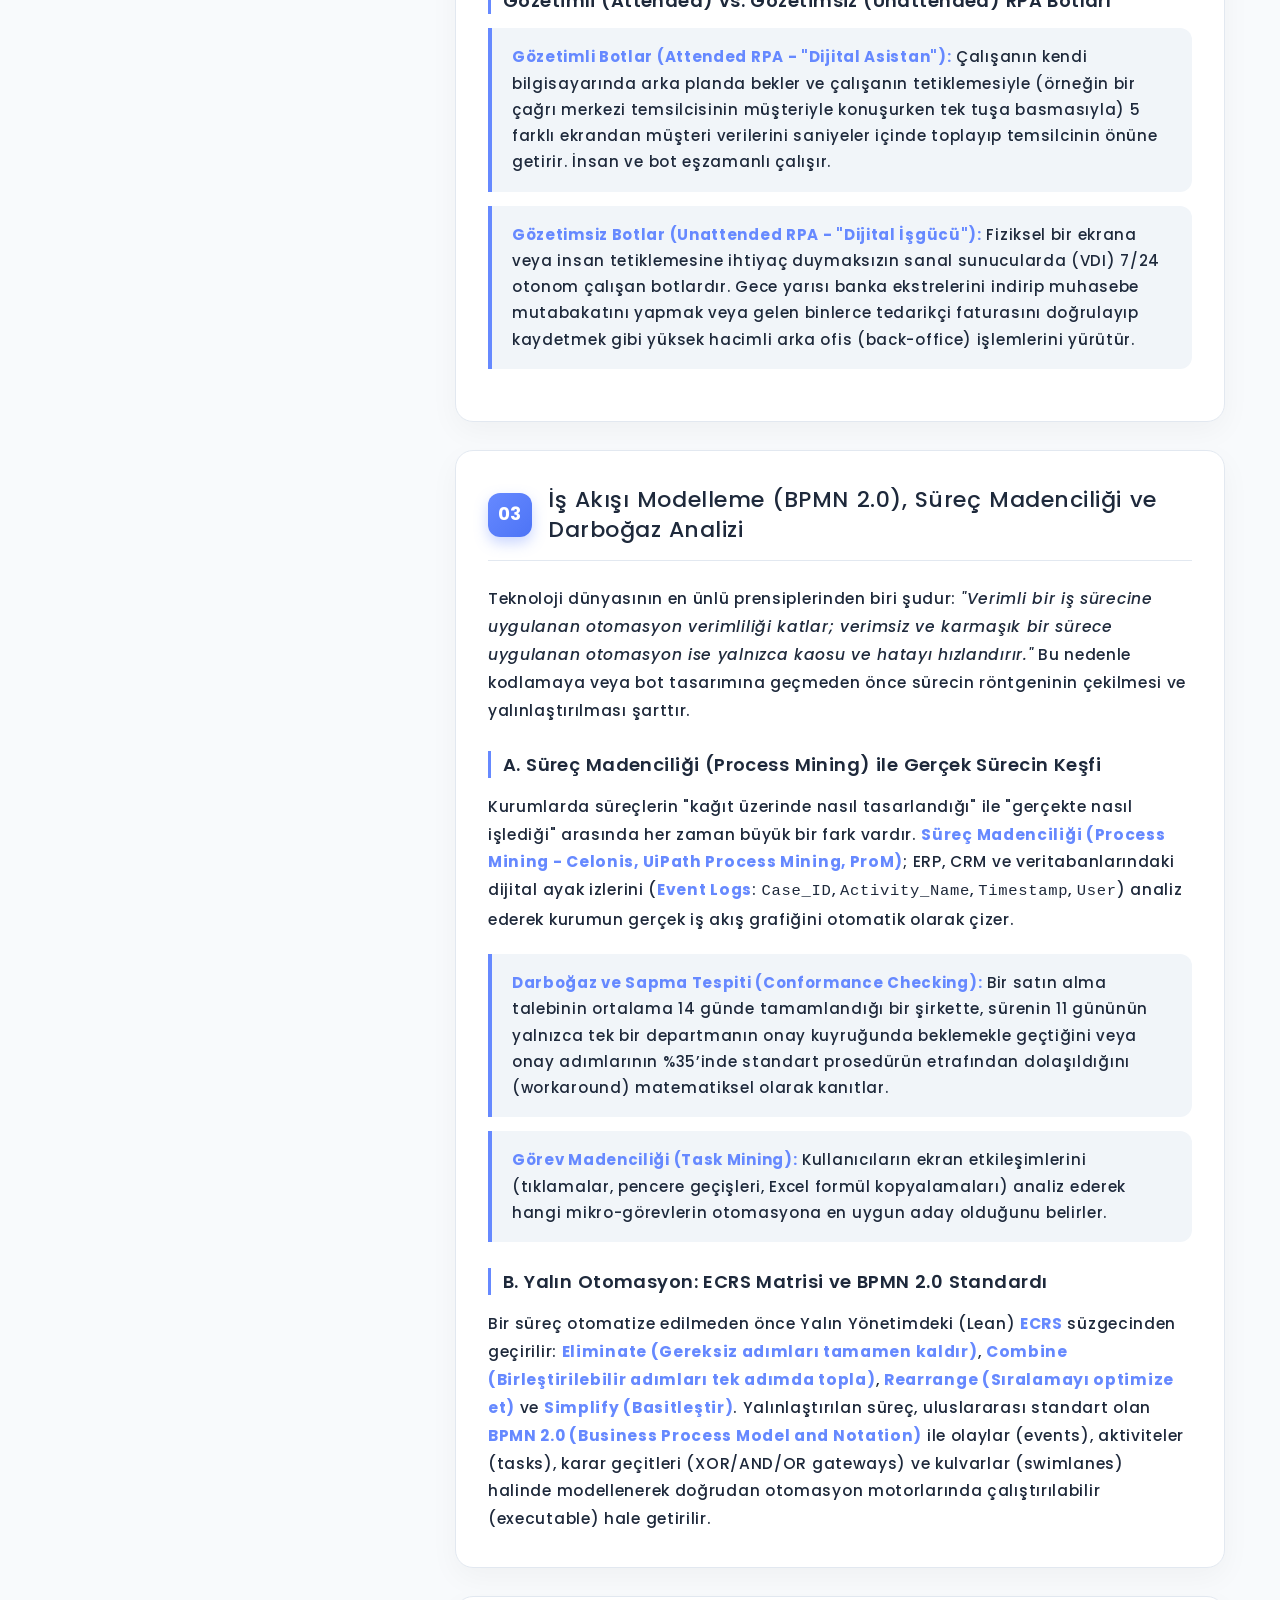
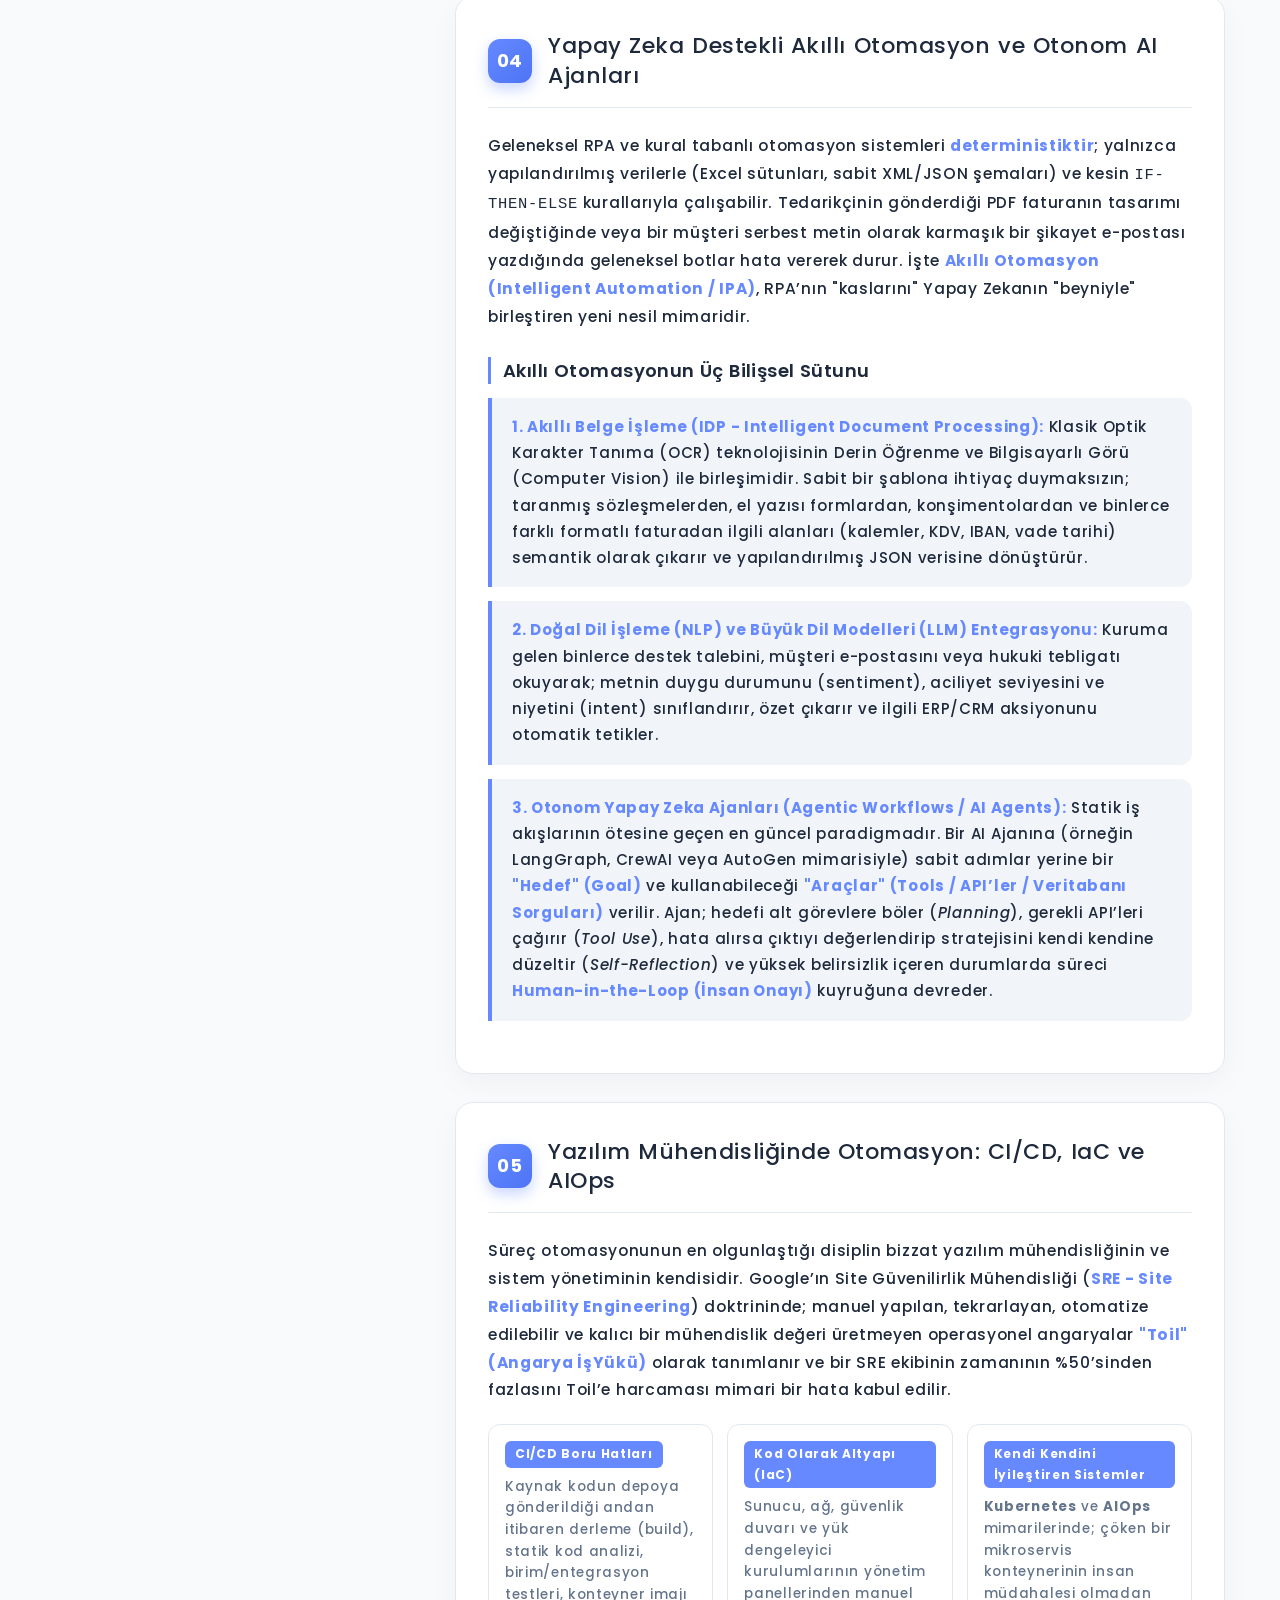
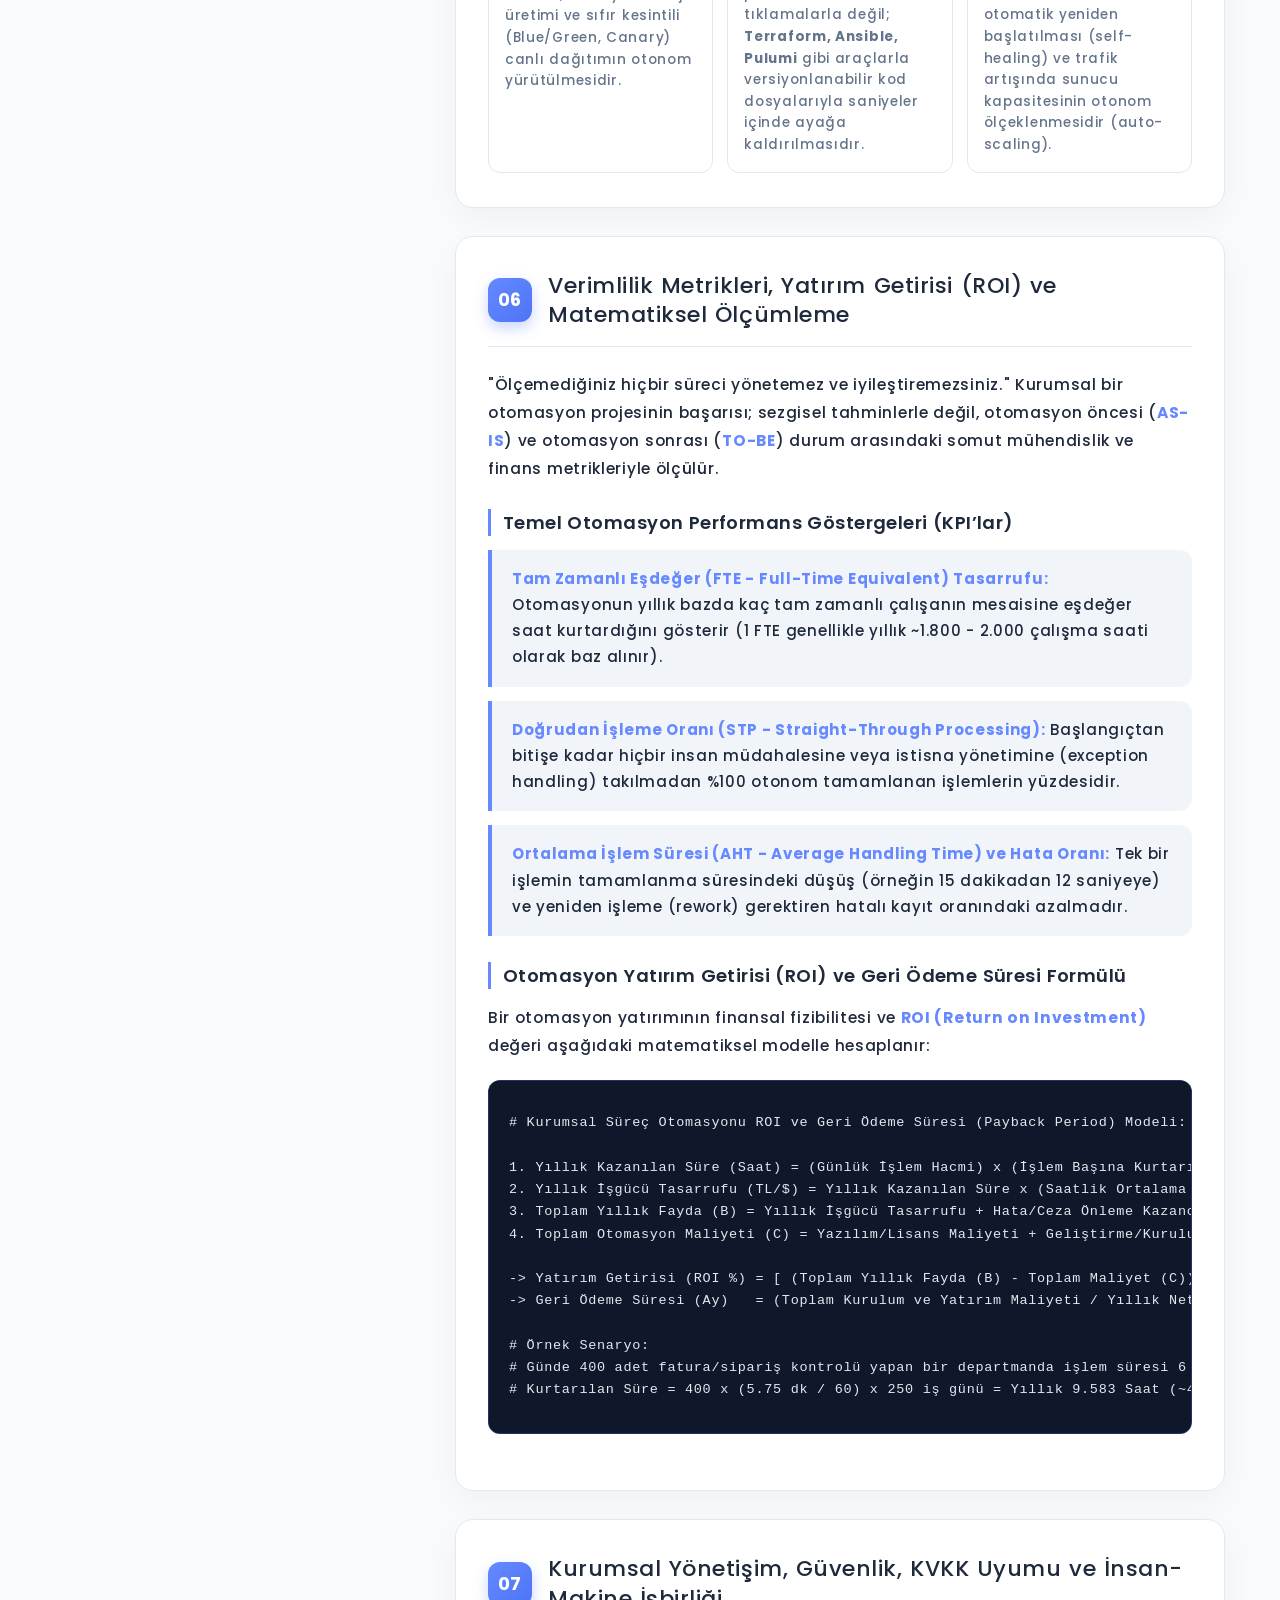
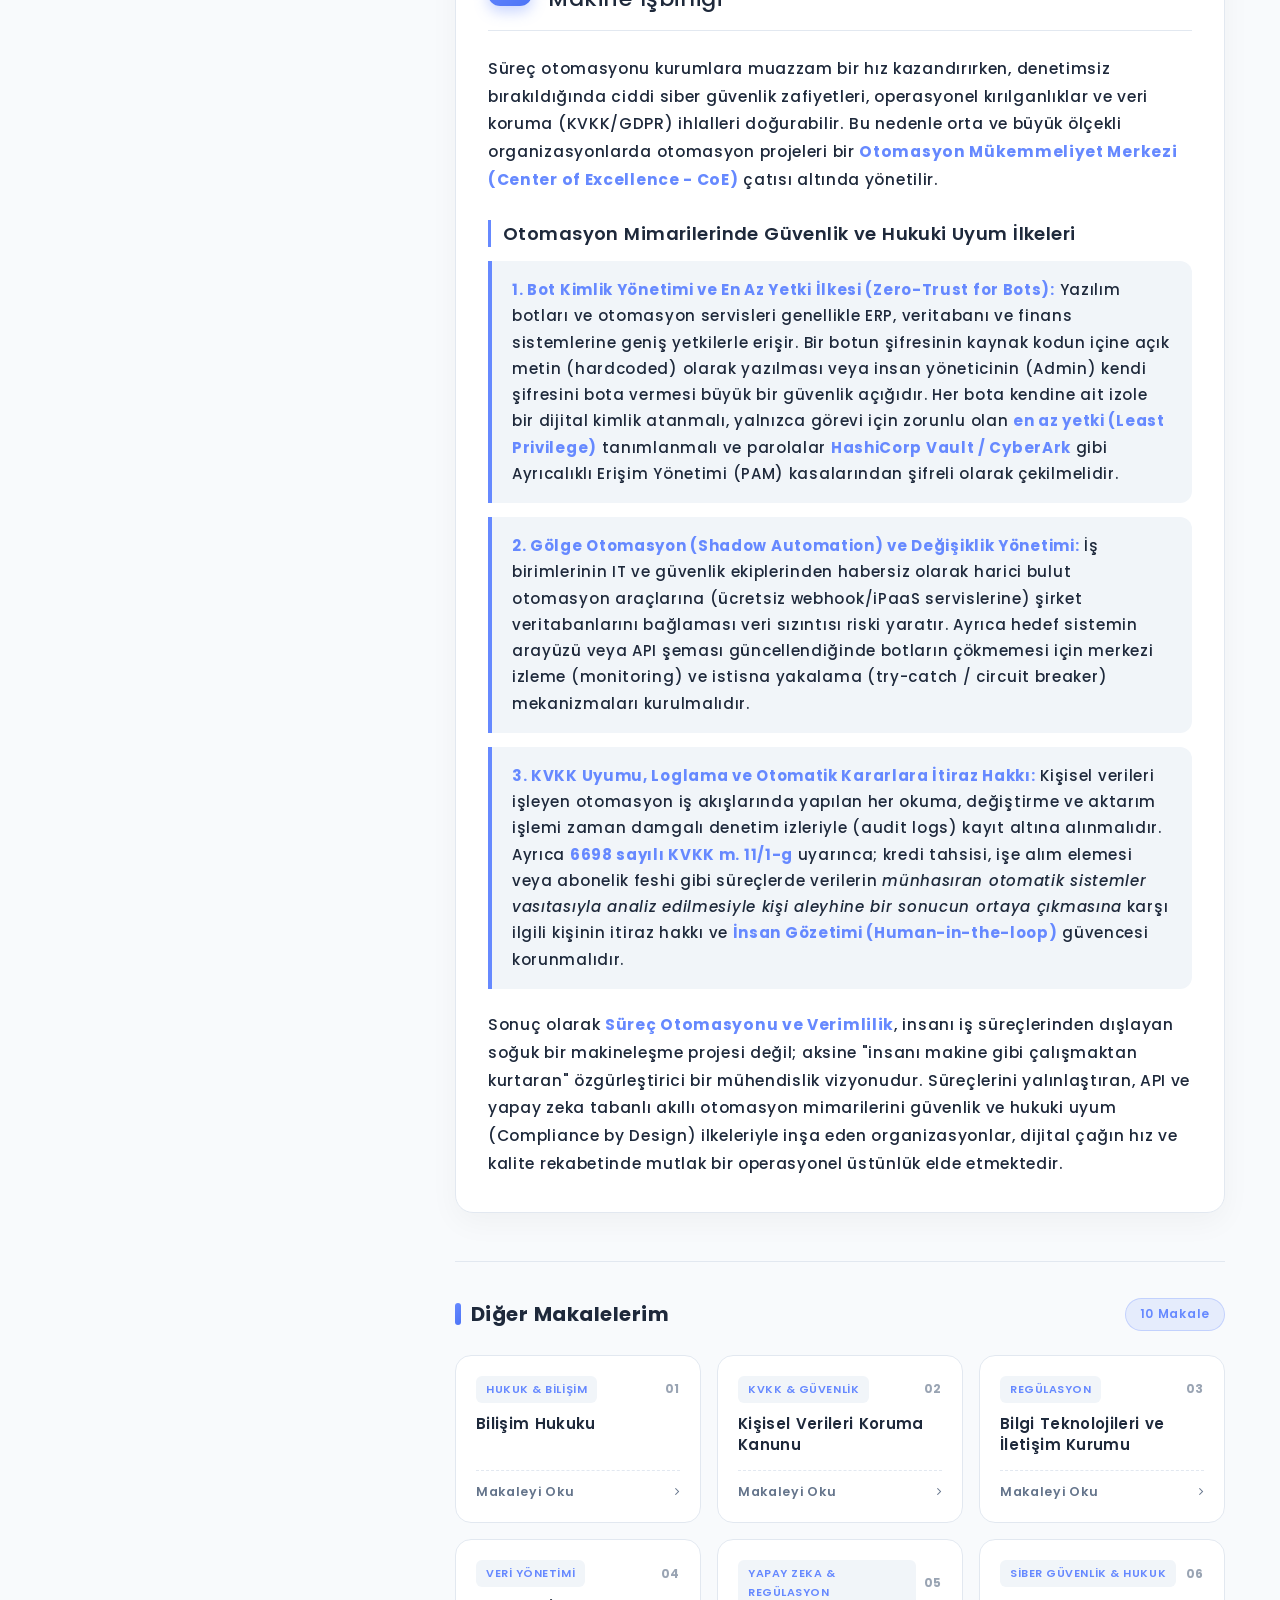
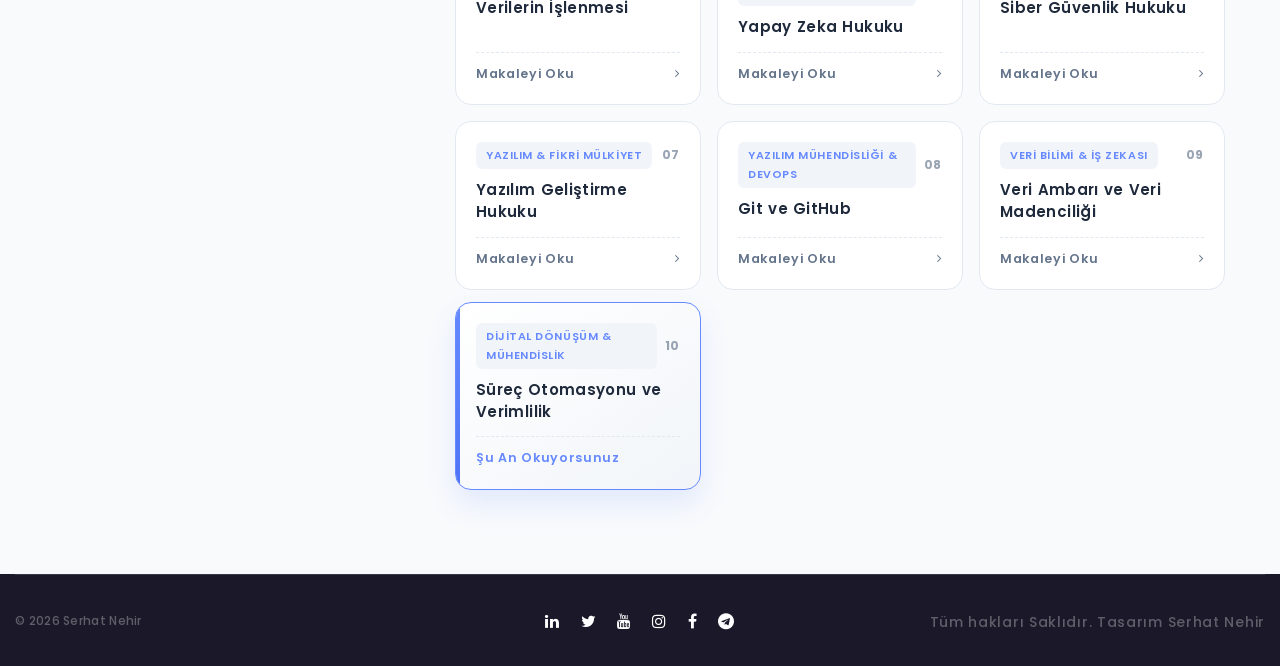
<file: makalelerim/surec_otomasyonu_ve_verimlilik.html>
<!DOCTYPE html>
<html class="wide" lang="tr">
  <head>
    <title>Süreç Otomasyonu ve Verimlilik | Serhat Nehir</title>
    <meta name="format-detection" content="telephone=no">
    <meta name="viewport" content="width=device-width, initial-scale=1.0, maximum-scale=1.0, user-scalable=yes">
    <meta http-equiv="X-UA-Compatible" content="IE=edge">
    <meta charset="utf-8">
    <link rel="icon" href="../images/favicon.ico" type="image/x-icon">
    <link rel="canonical" href="https://www.serhatnehir.com.tr/makalelerim/surec_otomasyonu_ve_verimlilik.html">
    <meta name="description" content="Süreç Otomasyonu ve Verimlilik: İş Süreçleri Yönetimi (BPM), Robotik Süreç Otomasyonu (RPA), API entegrasyonları, Süreç Madenciliği, Yapay Zeka Ajanları ve ROI analizi - Serhat Nehir" />
    <!-- Open Graph / Sosyal Medya Paylaşım Etiketleri -->
    <meta property="og:type" content="article">
    <meta property="og:locale" content="tr_TR">
    <meta property="og:site_name" content="Serhat Nehir">
    <meta property="og:title" content="Süreç Otomasyonu ve Verimlilik | Serhat Nehir">
    <meta property="og:description" content="Kurumsal iş akışlarının optimizasyonu, RPA, iPaaS, Süreç Madenciliği (Process Mining), yapay zeka destekli akıllı otomasyon ve operasyonel verimlilik metrikleri.">
    <meta property="og:url" content="https://www.serhatnehir.com.tr/makalelerim/surec_otomasyonu_ve_verimlilik.html">
    <meta property="og:image" content="https://www.serhatnehir.com.tr/images/makaleler/surec_otomas.jpg">
    <meta name="twitter:card" content="summary_large_image">
    <meta name="twitter:title" content="Süreç Otomasyonu ve Verimlilik | Serhat Nehir">
    <meta name="twitter:description" content="Süreç Otomasyonu, RPA, Hiper-Otomasyon, Süreç Madenciliği, Yapay Zeka Ajanları ve operasyonel verimlilik mimarisi.">
    <meta name="twitter:image" content="https://www.serhatnehir.com.tr/images/makaleler/surec_otomas.jpg">
    <!-- Google Fonts: Poppins -->
    <link rel="preconnect" href="https://fonts.googleapis.com">
    <link rel="preconnect" href="https://fonts.gstatic.com" crossorigin>
    <link href="https://fonts.googleapis.com/css2?family=Poppins:wght@300;400;500;600;700&display=swap" rel="stylesheet">
    <link rel="stylesheet" href="../css/bootstrap.css">
    <link rel="stylesheet" href="../css/fonts.css">
    <link rel="stylesheet" href="../css/style.css">
    <!-- Yapısal Veri (Schema.org JSON-LD) -->
    <script type="application/ld+json">
{
      "@context": "https://schema.org",
      "@type": "Article",
      "headline": "Süreç Otomasyonu ve Verimlilik | Serhat Nehir",
      "description": "Kurumsal iş akışlarının optimizasyonu, RPA, iPaaS, Süreç Madenciliği (Process Mining), yapay zeka destekli akıllı otomasyon ve operasyonel verimlilik metrikleri.",
      "image": "https://www.serhatnehir.com.tr/images/makaleler/surec_otomas.jpg",
      "author": {
            "@type": "Person",
            "name": "Serhat Nehir",
            "url": "https://www.serhatnehir.com.tr/"
      },
      "publisher": {
            "@type": "Person",
            "name": "Serhat Nehir"
      },
      "mainEntityOfPage": {
            "@type": "WebPage",
            "@id": "https://www.serhatnehir.com.tr/makalelerim/surec_otomasyonu_ve_verimlilik.html"
      },
      "datePublished": "2026-11-04",
      "dateModified": "2026-11-04",
      "inLanguage": "tr-TR"
}
    </script>
  </head>

  <body class="article-page">
    <div id="scroll-progress"></div>

    <!-- Üst Bar -->
    <header class="article-topbar">
      <div class="container article-topbar-inner">
        <a href="../index.html" aria-label="Serhat Nehir Ana Sayfa"><img src="../images/logo_siyah.png" alt="Serhat Nehir Logo" width="180" height="40"/></a>
        <a class="back-home-btn" href="../index.html#makalelerim" aria-label="Makalelere Dön"><span class="fa fa-angle-left"></span> Makalelere Dön</a>
      </div>
    </header>

    <!-- Başlık (Hero) Alanı -->
    <section class="article-hero">
      <div class="container">
        <span class="article-category-pill">Dijital Dönüşüm &amp; Mühendislik</span>
        <h1>Süreç Otomasyonu ve Verimlilik</h1>
        <p class="text-width-large">Tekrarlayan manuel operasyonların algoritmik iş akışlarına dönüştürülmesi, Robotik Süreç Otomasyonu (RPA), Süreç Madenciliği (Process Mining), yapay zeka ajanları ve kurumsal verimlilik mühendisliği.</p>
        <div class="article-author-bar">
          <img class="article-author-avatar" src="../images/sn.jpg" alt="Serhat Nehir" width="48" height="48" loading="lazy" />
          <div class="article-author-info">
            <h6>Serhat Nehir</h6>
            <span>Yazılım Geliştirici &amp; Yazar</span>
          </div>
        </div>
      </div>
    </section>

    <!-- Ana İçerik -->
    <main class="article-main-wrap">
      <div class="container">
        <div class="row">
          <!-- Sol Menü: İçindekiler -->
          <div class="col-lg-4">
            <aside class="toc-card">
              <div class="toc-title">İçindekiler</div>
              <ul class="toc-list">
                <li><a href="#bolum-1">1. Süreç Otomasyonunun Evrimi ve Operasyonel Verimlilik Paradigması</a></li>
                <li><a href="#bolum-2">2. Otomasyon Teknolojileri Panoraması: Betiklerden RPA ve Hiper-Otomasyona</a></li>
                <li><a href="#bolum-3">3. İş Akışı Modelleme (BPMN 2.0), Süreç Madenciliği ve Darboğaz Analizi</a></li>
                <li><a href="#bolum-4">4. Yapay Zeka Destekli Akıllı Otomasyon ve Otonom AI Ajanları</a></li>
                <li><a href="#bolum-5">5. Yazılım Mühendisliğinde Otomasyon: CI/CD, IaC ve AIOps</a></li>
                <li><a href="#bolum-6">6. Verimlilik Metrikleri, Yatırım Getirisi (ROI) ve Matematiksel Ölçümleme</a></li>
                <li><a href="#bolum-7">7. Kurumsal Yönetişim, Güvenlik, KVKK Uyumu ve İnsan-Makine İşbirliği</a></li>
              </ul>
            </aside>
          </div>

          <!-- Sağ Sütun: Makale Bölümleri -->
          <div class="col-lg-8">

            <!-- BÖLÜM 1 -->
            <section class="article-section-card" id="bolum-1">
              <div class="section-header-row">
                <div class="section-num-badge">01</div>
                <h3>Süreç Otomasyonunun Evrimi ve Operasyonel Verimlilik Paradigması</h3>
              </div>
              <p class="article-prose">
                Sanayi Devrimi fiziksel kas gücünü buhar ve elektrikli makinelerle ikame ederken, yirmi birinci yüzyılın dijital devrimi <strong>bilişsel rutini ve bürokratik tekrarı</strong> yazılım algoritmalarıyla ikame etmektedir. Günümüzde pek çok kurumda nitelikli bilgi çalışanları (mühendisler, finans uzmanları, hukukçular, insan kaynakları profesyonelleri) mesailerinin önemli bir bölümünü farklı sistemler arasında veri kopyalayıp yapıştırmak, standart raporları derlemek, e-posta eklerindeki faturaları ERP sistemlerine işlemek ve onay bekleyen talepleri takip etmek gibi düşük katma değerli operasyonlara harcamaktadır.
              </p>
              <p class="article-prose">
                <strong>Süreç Otomasyonu (Process Automation)</strong>; belirli iş kurallarına dayanan, tekrarlayan ve insan müdahalesine bağımlı olan iş akışlarının yazılım botları, uygulama programlama arayüzleri (API), olay güdümlü (event-driven) mimariler ve yapay zeka modelleri aracılığıyla kendi kendine yürütülür hale getirilmesidir. Buradaki temel amaç yalnızca "maliyet düşürmek" değil; insan hatasını (human error) sıfıra indirmek, süreç çevrim süresini (cycle time) saatlerden milisaniyelere çekmek ve insan zekasını stratejik, yaratıcı ve analitik görevlere serbest bırakmaktır.
              </p>

              <h4 class="article-subheading">Verimlilik Mühendisliğinin Temel Yasaları</h4>
              <div class="law-subgrid">
                <div class="law-box">
                  <span class="law-box-tag">Little Yasası (Kuyruk Teorisi)</span>
                  <p>Operasyon araştırmasında <em>L</em> = &lambda; &middot; <em>W</em> formülüyle ifade edilir. Sistemde bekleyen ortalama iş yükü (<em>L</em>), iş geliş hızı (&lambda;) ile bir işin sistemde geçirdiği ortalama çevrim süresinin (<em>W</em>) çarpımına eşittir. Otomasyon <em>W</em> süresini küçülterek kuyrukları eritir.</p>
                </div>
                <div class="law-box">
                  <span class="law-box-tag">Pareto İlkesi (80/20 Kuralı)</span>
                  <p>Kurumsal operasyonel zaman kaybının %80’i, standartlaştırılmış ve yüksek hacimli süreçlerin %20’sinden kaynaklanır. Otomasyon yatırımlarında bu %20’lik çekirdek süreçlerin hedeflenmesi en yüksek verimlilik çarpanını üretir.</p>
                </div>
                <div class="law-box">
                  <span class="law-box-tag">Bağlam Değiştirme Maliyeti</span>
                  <p>Bilişsel psikoloji araştırmalarına göre bir çalışanın derin odaklanma gerektiren bir işten kopup rutin bir veri girişi yapması ve tekrar ana işine dönmesi (<em>Context Switching</em>) ortalama 23 dakikalık verimlilik kaybına yol açar.</p>
                </div>
                <div class="law-box">
                  <span class="law-box-tag">Ölçeklenebilirlik (Elasticity)</span>
                  <p>Manuel süreçlerde iş hacmi 3 katına çıktığında personel sayısını da artırmak gerekir (doğrusal maliyet). Otomatize edilmiş dijital süreçlerde ise iş hacmi 100 katına çıksa dahi marjinal işlem maliyeti sıfıra yakındır.</p>
                </div>
              </div>
            </section>

            <!-- BÖLÜM 2 -->
            <section class="article-section-card" id="bolum-2">
              <div class="section-header-row">
                <div class="section-num-badge">02</div>
                <h3>Otomasyon Teknolojileri Panoraması: Betiklerden RPA ve Hiper-Otomasyona</h3>
              </div>
              <p class="article-prose">
                Süreç otomasyonu tek bir yazılım aracından ibaret değildir; sistemlerin modernlik düzeyine, API desteğine ve karar karmaşıklığına göre seçilen çok katmanlı bir teknoloji yığınıdır (tech stack).
              </p>

              <div class="law-table-wrap">
                <table class="law-table">
                  <thead>
                    <tr>
                      <th>Otomasyon Katmanı</th>
                      <th>Çalışma Mekanizması ve Araçlar</th>
                      <th>İdeal Kullanım Senaryosu ve Mimari Avantajı</th>
                    </tr>
                  </thead>
                  <tbody>
                    <tr>
                      <td><strong>1. Betik ve Görev Otomasyonu</strong><br><em>(Scripting &amp; Task Automation)</em></td>
                      <td>Python, Bash, PowerShell betikleri; Cron Jobs, Windows Task Scheduler, Selenium / Playwright.</td>
                      <td>Dosya sistemi manipülasyonu, toplu veri dönüştürme, log temizleme, yedekleme ve geliştirici düzeyindeki tekil görevlerin zamanlanmış yürütümü.</td>
                    </tr>
                    <tr>
                      <td><strong>2. API ve Entegrasyon Platformları</strong><br><em>(iPaaS &amp; Workflow Orchestration)</em></td>
                      <td>REST / GraphQL API, Webhooks, Message Brokers (RabbitMQ, Kafka); <strong>n8n, Make, Zapier, Apache Airflow</strong>.</td>
                      <td>Modern bulut (SaaS) yazılımlarının arka planda doğrudan veri katmanında konuşturulması. Kullanıcı arayüzü değişse bile bozulmayan en sağlam (robust) entegrasyon yöntemidir.</td>
                    </tr>
                    <tr>
                      <td><strong>3. Robotik Süreç Otomasyonu</strong><br><em>(RPA - Robotic Process Automation)</em></td>
                      <td><strong>UiPath, Automation Anywhere, Microsoft Power Automate, Blue Prism</strong>.</td>
                      <td><strong>API desteği olmayan eski (legacy) sistemler</strong>, masaüstü yazılımları veya dış web portallarında; bir insan kullanıcının fare tıklamalarını ve klavye vuruşlarını kullanıcı arayüzü (GUI) üzerinden taklit ederek entegrasyon sağlar.</td>
                    </tr>
                    <tr>
                      <td><strong>4. İş Süreçleri Yönetimi</strong><br><em>(BPM / Low-Code Platforms)</em></td>
                      <td>Camunda, Bizagi, Appian, Pega.</td>
                      <td>İnsan onaylarını, departmanlar arası görev devirlerini, SLA sürelerini ve iş kurallarını uçtan uca orkestre eden kurumsal omurga sistemleri.</td>
                    </tr>
                    <tr>
                      <td><strong>5. Hiper-Otomasyon</strong><br><em>(Hyperautomation)</em></td>
                      <td>RPA + iPaaS + Süreç Madenciliği + Yapay Zeka (LLM / OCR / ML) birleşimi.</td>
                      <td>Gartner tarafından tanımlanan en üst evredir. Yapılandırılmamış verileri (e-posta, PDF, ses) anlayan, karar alan ve kendi kendini optimize eden uçtan uca otonom işletme mimarisidir.</td>
                    </tr>
                  </tbody>
                </table>
              </div>

              <h4 class="article-subheading">Gözetimli (Attended) vs. Gözetimsiz (Unattended) RPA Botları</h4>
              <ul class="article-topic-list">
                <li><strong>Gözetimli Botlar (Attended RPA - "Dijital Asistan"):</strong> Çalışanın kendi bilgisayarında arka planda bekler ve çalışanın tetiklemesiyle (örneğin bir çağrı merkezi temsilcisinin müşteriyle konuşurken tek tuşa basmasıyla) 5 farklı ekrandan müşteri verilerini saniyeler içinde toplayıp temsilcinin önüne getirir. İnsan ve bot eşzamanlı çalışır.</li>
                <li><strong>Gözetimsiz Botlar (Unattended RPA - "Dijital İşgücü"):</strong> Fiziksel bir ekrana veya insan tetiklemesine ihtiyaç duymaksızın sanal sunucularda (VDI) 7/24 otonom çalışan botlardır. Gece yarısı banka ekstrelerini indirip muhasebe mutabakatını yapmak veya gelen binlerce tedarikçi faturasını doğrulayıp kaydetmek gibi yüksek hacimli arka ofis (back-office) işlemlerini yürütür.</li>
              </ul>
            </section>

            <!-- BÖLÜM 3 -->
            <section class="article-section-card" id="bolum-3">
              <div class="section-header-row">
                <div class="section-num-badge">03</div>
                <h3>İş Akışı Modelleme (BPMN 2.0), Süreç Madenciliği ve Darboğaz Analizi</h3>
              </div>
              <p class="article-prose">
                Teknoloji dünyasının en ünlü prensiplerinden biri şudur: <em>"Verimli bir iş sürecine uygulanan otomasyon verimliliği katlar; verimsiz ve karmaşık bir sürece uygulanan otomasyon ise yalnızca kaosu ve hatayı hızlandırır."</em> Bu nedenle kodlamaya veya bot tasarımına geçmeden önce sürecin röntgeninin çekilmesi ve yalınlaştırılması şarttır.
              </p>

              <h4 class="article-subheading">A. Süreç Madenciliği (Process Mining) ile Gerçek Sürecin Keşfi</h4>
              <p class="article-prose">
                Kurumlarda süreçlerin "kağıt üzerinde nasıl tasarlandığı" ile "gerçekte nasıl işlediği" arasında her zaman büyük bir fark vardır. <strong>Süreç Madenciliği (Process Mining - Celonis, UiPath Process Mining, ProM)</strong>; ERP, CRM ve veritabanlarındaki dijital ayak izlerini (<strong>Event Logs</strong>: <code>Case_ID</code>, <code>Activity_Name</code>, <code>Timestamp</code>, <code>User</code>) analiz ederek kurumun gerçek iş akış grafiğini otomatik olarak çizer.
              </p>
              <ul class="article-topic-list">
                <li><strong>Darboğaz ve Sapma Tespiti (Conformance Checking):</strong> Bir satın alma talebinin ortalama 14 günde tamamlandığı bir şirkette, sürenin 11 gününün yalnızca tek bir departmanın onay kuyruğunda beklemekle geçtiğini veya onay adımlarının %35’inde standart prosedürün etrafından dolaşıldığını (workaround) matematiksel olarak kanıtlar.</li>
                <li><strong>Görev Madenciliği (Task Mining):</strong> Kullanıcıların ekran etkileşimlerini (tıklamalar, pencere geçişleri, Excel formül kopyalamaları) analiz ederek hangi mikro-görevlerin otomasyona en uygun aday olduğunu belirler.</li>
              </ul>

              <h4 class="article-subheading">B. Yalın Otomasyon: ECRS Matrisi ve BPMN 2.0 Standardı</h4>
              <p class="article-prose article-prose-no-bottom">
                Bir süreç otomatize edilmeden önce Yalın Yönetimdeki (Lean) <strong>ECRS</strong> süzgecinden geçirilir: <strong>Eliminate (Gereksiz adımları tamamen kaldır)</strong>, <strong>Combine (Birleştirilebilir adımları tek adımda topla)</strong>, <strong>Rearrange (Sıralamayı optimize et)</strong> ve <strong>Simplify (Basitleştir)</strong>. Yalınlaştırılan süreç, uluslararası standart olan <strong>BPMN 2.0 (Business Process Model and Notation)</strong> ile olaylar (events), aktiviteler (tasks), karar geçitleri (XOR/AND/OR gateways) ve kulvarlar (swimlanes) halinde modellenerek doğrudan otomasyon motorlarında çalıştırılabilir (executable) hale getirilir.
              </p>
            </section>

            <!-- BÖLÜM 4 -->
            <section class="article-section-card" id="bolum-4">
              <div class="section-header-row">
                <div class="section-num-badge">04</div>
                <h3>Yapay Zeka Destekli Akıllı Otomasyon ve Otonom AI Ajanları</h3>
              </div>
              <p class="article-prose">
                Geleneksel RPA ve kural tabanlı otomasyon sistemleri <strong>deterministiktir</strong>; yalnızca yapılandırılmış verilerle (Excel sütunları, sabit XML/JSON şemaları) ve kesin <code>IF-THEN-ELSE</code> kurallarıyla çalışabilir. Tedarikçinin gönderdiği PDF faturanın tasarımı değiştiğinde veya bir müşteri serbest metin olarak karmaşık bir şikayet e-postası yazdığında geleneksel botlar hata vererek durur. İşte <strong>Akıllı Otomasyon (Intelligent Automation / IPA)</strong>, RPA’nın "kaslarını" Yapay Zekanın "beyniyle" birleştiren yeni nesil mimaridir.
              </p>

              <h4 class="article-subheading">Akıllı Otomasyonun Üç Bilişsel Sütunu</h4>
              <ul class="article-topic-list">
                <li><strong>1. Akıllı Belge İşleme (IDP - Intelligent Document Processing):</strong> Klasik Optik Karakter Tanıma (OCR) teknolojisinin Derin Öğrenme ve Bilgisayarlı Görü (Computer Vision) ile birleşimidir. Sabit bir şablona ihtiyaç duymaksızın; taranmış sözleşmelerden, el yazısı formlardan, konşimentolardan ve binlerce farklı formatlı faturadan ilgili alanları (kalemler, KDV, IBAN, vade tarihi) semantik olarak çıkarır ve yapılandırılmış JSON verisine dönüştürür.</li>
                <li><strong>2. Doğal Dil İşleme (NLP) ve Büyük Dil Modelleri (LLM) Entegrasyonu:</strong> Kuruma gelen binlerce destek talebini, müşteri e-postasını veya hukuki tebligatı okuyarak; metnin duygu durumunu (sentiment), aciliyet seviyesini ve niyetini (intent) sınıflandırır, özet çıkarır ve ilgili ERP/CRM aksiyonunu otomatik tetikler.</li>
                <li>
                  <strong>3. Otonom Yapay Zeka Ajanları (Agentic Workflows / AI Agents):</strong> Statik iş akışlarının ötesine geçen en güncel paradigmadır. Bir AI Ajanına (örneğin LangGraph, CrewAI veya AutoGen mimarisiyle) sabit adımlar yerine bir <strong>"Hedef" (Goal)</strong> ve kullanabileceği <strong>"Araçlar" (Tools / API’ler / Veritabanı Sorguları)</strong> verilir. Ajan; hedefi alt görevlere böler (<em>Planning</em>), gerekli API’leri çağırır (<em>Tool Use</em>), hata alırsa çıktıyı değerlendirip stratejisini kendi kendine düzeltir (<em>Self-Reflection</em>) ve yüksek belirsizlik içeren durumlarda süreci <strong>Human-in-the-Loop (İnsan Onayı)</strong> kuyruğuna devreder.
                </li>
              </ul>
            </section>

            <!-- BÖLÜM 5 -->
            <section class="article-section-card" id="bolum-5">
              <div class="section-header-row">
                <div class="section-num-badge">05</div>
                <h3>Yazılım Mühendisliğinde Otomasyon: CI/CD, IaC ve AIOps</h3>
              </div>
              <p class="article-prose">
                Süreç otomasyonunun en olgunlaştığı disiplin bizzat yazılım mühendisliğinin ve sistem yönetiminin kendisidir. Google’ın Site Güvenilirlik Mühendisliği (<strong>SRE - Site Reliability Engineering</strong>) doktrininde; manuel yapılan, tekrarlayan, otomatize edilebilir ve kalıcı bir mühendislik değeri üretmeyen operasyonel angaryalar <strong>"Toil" (Angarya İşYükü)</strong> olarak tanımlanır ve bir SRE ekibinin zamanının %50’sinden fazlasını Toil’e harcaması mimari bir hata kabul edilir.
              </p>

              <div class="law-subgrid">
                <div class="law-box">
                  <span class="law-box-tag">CI/CD Boru Hatları</span>
                  <p>Kaynak kodun depoya gönderildiği andan itibaren derleme (build), statik kod analizi, birim/entegrasyon testleri, konteyner imajı üretimi ve sıfır kesintili (Blue/Green, Canary) canlı dağıtımın otonom yürütülmesidir.</p>
                </div>
                <div class="law-box">
                  <span class="law-box-tag">Kod Olarak Altyapı (IaC)</span>
                  <p>Sunucu, ağ, güvenlik duvarı ve yük dengeleyici kurulumlarının yönetim panellerinden manuel tıklamalarla değil; <strong>Terraform, Ansible, Pulumi</strong> gibi araçlarla versiyonlanabilir kod dosyalarıyla saniyeler içinde ayağa kaldırılmasıdır.</p>
                </div>
                <div class="law-box">
                  <span class="law-box-tag">Kendi Kendini İyileştiren Sistemler</span>
                  <p><strong>Kubernetes</strong> ve <strong>AIOps</strong> mimarilerinde; çöken bir mikroservis konteynerinin insan müdahalesi olmadan otomatik yeniden başlatılması (self-healing) ve trafik artışında sunucu kapasitesinin otonom ölçeklenmesidir (auto-scaling).</p>
                </div>
              </div>
            </section>

            <!-- BÖLÜM 6 -->
            <section class="article-section-card" id="bolum-6">
              <div class="section-header-row">
                <div class="section-num-badge">06</div>
                <h3>Verimlilik Metrikleri, Yatırım Getirisi (ROI) ve Matematiksel Ölçümleme</h3>
              </div>
              <p class="article-prose">
                "Ölçemediğiniz hiçbir süreci yönetemez ve iyileştiremezsiniz." Kurumsal bir otomasyon projesinin başarısı; sezgisel tahminlerle değil, otomasyon öncesi (<strong>AS-IS</strong>) ve otomasyon sonrası (<strong>TO-BE</strong>) durum arasındaki somut mühendislik ve finans metrikleriyle ölçülür.
              </p>

              <h4 class="article-subheading">Temel Otomasyon Performans Göstergeleri (KPI’lar)</h4>
              <ul class="article-topic-list">
                <li><strong>Tam Zamanlı Eşdeğer (FTE - Full-Time Equivalent) Tasarrufu:</strong> Otomasyonun yıllık bazda kaç tam zamanlı çalışanın mesaisine eşdeğer saat kurtardığını gösterir (1 FTE genellikle yıllık ~1.800 - 2.000 çalışma saati olarak baz alınır).</li>
                <li><strong>Doğrudan İşleme Oranı (STP - Straight-Through Processing):</strong> Başlangıçtan bitişe kadar hiçbir insan müdahalesine veya istisna yönetimine (exception handling) takılmadan %100 otonom tamamlanan işlemlerin yüzdesidir.</li>
                <li><strong>Ortalama İşlem Süresi (AHT - Average Handling Time) ve Hata Oranı:</strong> Tek bir işlemin tamamlanma süresindeki düşüş (örneğin 15 dakikadan 12 saniyeye) ve yeniden işleme (rework) gerektiren hatalı kayıt oranındaki azalmadır.</li>
              </ul>

              <h4 class="article-subheading">Otomasyon Yatırım Getirisi (ROI) ve Geri Ödeme Süresi Formülü</h4>
              <p class="article-prose">
                Bir otomasyon yatırımının finansal fizibilitesi ve <strong>ROI (Return on Investment)</strong> değeri aşağıdaki matematiksel modelle hesaplanır:
              </p>
              <div class="code-block-wrap"><pre><code># Kurumsal Süreç Otomasyonu ROI ve Geri Ödeme Süresi (Payback Period) Modeli:

1. Yıllık Kazanılan Süre (Saat) = (Günlük İşlem Hacmi) x (İşlem Başına Kurtarılan Dakika / 60) x (Yıllık İş Günü)
2. Yıllık İşgücü Tasarrufu (TL/$) = Yıllık Kazanılan Süre x (Saatlik Ortalama İşveren Maliyeti)
3. Toplam Yıllık Fayda (B) = Yıllık İşgücü Tasarrufu + Hata/Ceza Önleme Kazancı + Hız/SLA Kazancı
4. Toplam Otomasyon Maliyeti (C) = Yazılım/Lisans Maliyeti + Geliştirme/Kurulum Eforu + Yıllık Bakım/Sunucu Gideri

-> Yatırım Getirisi (ROI %) = [ (Toplam Yıllık Fayda (B) - Toplam Maliyet (C)) / Toplam Maliyet (C) ] x 100
-> Geri Ödeme Süresi (Ay)   = (Toplam Kurulum ve Yatırım Maliyeti / Yıllık Net Fayda) x 12

# Örnek Senaryo:
# Günde 400 adet fatura/sipariş kontrolü yapan bir departmanda işlem süresi 6 dakikadan 15 saniyeye düşürüldüğünde:
# Kurtarılan Süre = 400 x (5.75 dk / 60) x 250 iş günü = Yıllık 9.583 Saat (~4.8 FTE kapasite kazanımı!)</code></pre></div>
            </section>

            <!-- BÖLÜM 7 -->
            <section class="article-section-card" id="bolum-7">
              <div class="section-header-row">
                <div class="section-num-badge">07</div>
                <h3>Kurumsal Yönetişim, Güvenlik, KVKK Uyumu ve İnsan-Makine İşbirliği</h3>
              </div>
              <p class="article-prose">
                Süreç otomasyonu kurumlara muazzam bir hız kazandırırken, denetimsiz bırakıldığında ciddi siber güvenlik zafiyetleri, operasyonel kırılganlıklar ve veri koruma (KVKK/GDPR) ihlalleri doğurabilir. Bu nedenle orta ve büyük ölçekli organizasyonlarda otomasyon projeleri bir <strong>Otomasyon Mükemmeliyet Merkezi (Center of Excellence - CoE)</strong> çatısı altında yönetilir.
              </p>

              <h4 class="article-subheading">Otomasyon Mimarilerinde Güvenlik ve Hukuki Uyum İlkeleri</h4>
              <ul class="article-topic-list">
                <li><strong>1. Bot Kimlik Yönetimi ve En Az Yetki İlkesi (Zero-Trust for Bots):</strong> Yazılım botları ve otomasyon servisleri genellikle ERP, veritabanı ve finans sistemlerine geniş yetkilerle erişir. Bir botun şifresinin kaynak kodun içine açık metin (hardcoded) olarak yazılması veya insan yöneticinin (Admin) kendi şifresini bota vermesi büyük bir güvenlik açığıdır. Her bota kendine ait izole bir dijital kimlik atanmalı, yalnızca görevi için zorunlu olan <strong>en az yetki (Least Privilege)</strong> tanımlanmalı ve parolalar <strong>HashiCorp Vault / CyberArk</strong> gibi Ayrıcalıklı Erişim Yönetimi (PAM) kasalarından şifreli olarak çekilmelidir.</li>
                <li><strong>2. Gölge Otomasyon (Shadow Automation) ve Değişiklik Yönetimi:</strong> İş birimlerinin IT ve güvenlik ekiplerinden habersiz olarak harici bulut otomasyon araçlarına (ücretsiz webhook/iPaaS servislerine) şirket veritabanlarını bağlaması veri sızıntısı riski yaratır. Ayrıca hedef sistemin arayüzü veya API şeması güncellendiğinde botların çökmemesi için merkezi izleme (monitoring) ve istisna yakalama (try-catch / circuit breaker) mekanizmaları kurulmalıdır.</li>
                <li><strong>3. KVKK Uyumu, Loglama ve Otomatik Kararlara İtiraz Hakkı:</strong> Kişisel verileri işleyen otomasyon iş akışlarında yapılan her okuma, değiştirme ve aktarım işlemi zaman damgalı denetim izleriyle (audit logs) kayıt altına alınmalıdır. Ayrıca <strong>6698 sayılı KVKK m. 11/1-g</strong> uyarınca; kredi tahsisi, işe alım elemesi veya abonelik feshi gibi süreçlerde verilerin <em>münhasıran otomatik sistemler vasıtasıyla analiz edilmesiyle kişi aleyhine bir sonucun ortaya çıkmasına</em> karşı ilgili kişinin itiraz hakkı ve <strong>İnsan Gözetimi (Human-in-the-loop)</strong> güvencesi korunmalıdır.</li>
              </ul>

              <p class="article-prose article-prose-summary">
                Sonuç olarak <strong>Süreç Otomasyonu ve Verimlilik</strong>, insanı iş süreçlerinden dışlayan soğuk bir makineleşme projesi değil; aksine "insanı makine gibi çalışmaktan kurtaran" özgürleştirici bir mühendislik vizyonudur. Süreçlerini yalınlaştıran, API ve yapay zeka tabanlı akıllı otomasyon mimarilerini güvenlik ve hukuki uyum (Compliance by Design) ilkeleriyle inşa eden organizasyonlar, dijital çağın hız ve kalite rekabetinde mutlak bir operasyonel üstünlük elde etmektedir.
              </p>
            </section>

            <!-- Diğer Makaleler -->
            <div class="other-articles-box">
              <div class="other-articles-header">
                <h5>Diğer Makalelerim</h5>
                <span class="other-articles-count">10 Makale</span>
              </div>
              <div class="other-articles-grid">
                <a class="other-article-link" href="bilisim_hukuku.html">
                  <div>
                    <div class="other-article-top">
                      <span class="other-article-cat">Hukuk &amp; Bilişim</span>
                      <span class="other-article-num">01</span>
                    </div>
                    <h6>Bilişim Hukuku</h6>
                  </div>
                  <div class="other-article-footer">
                    <span class="read-status">Makaleyi Oku</span>
                    <span class="fa fa-angle-right"></span>
                  </div>
                </a>
                <a class="other-article-link" href="kvkk.html">
                  <div>
                    <div class="other-article-top">
                      <span class="other-article-cat">KVKK &amp; Güvenlik</span>
                      <span class="other-article-num">02</span>
                    </div>
                    <h6>Kişisel Verileri Koruma Kanunu</h6>
                  </div>
                  <div class="other-article-footer">
                    <span class="read-status">Makaleyi Oku</span>
                    <span class="fa fa-angle-right"></span>
                  </div>
                </a>
                <a class="other-article-link" href="btk.html">
                  <div>
                    <div class="other-article-top">
                      <span class="other-article-cat">Regülasyon</span>
                      <span class="other-article-num">03</span>
                    </div>
                    <h6>Bilgi Teknolojileri ve İletişim Kurumu</h6>
                  </div>
                  <div class="other-article-footer">
                    <span class="read-status">Makaleyi Oku</span>
                    <span class="fa fa-angle-right"></span>
                  </div>
                </a>
                <a class="other-article-link" href="verilerin_islenmesi.html">
                  <div>
                    <div class="other-article-top">
                      <span class="other-article-cat">Veri Yönetimi</span>
                      <span class="other-article-num">04</span>
                    </div>
                    <h6>Verilerin İşlenmesi</h6>
                  </div>
                  <div class="other-article-footer">
                    <span class="read-status">Makaleyi Oku</span>
                    <span class="fa fa-angle-right"></span>
                  </div>
                </a>
                <a class="other-article-link" href="yapay_zeka_hukuku.html">
                  <div>
                    <div class="other-article-top">
                      <span class="other-article-cat">Yapay Zeka &amp; Regülasyon</span>
                      <span class="other-article-num">05</span>
                    </div>
                    <h6>Yapay Zeka Hukuku</h6>
                  </div>
                  <div class="other-article-footer">
                    <span class="read-status">Makaleyi Oku</span>
                    <span class="fa fa-angle-right"></span>
                  </div>
                </a>
                <a class="other-article-link" href="siber_guvenlik_hukuku.html">
                  <div>
                    <div class="other-article-top">
                      <span class="other-article-cat">Siber Güvenlik &amp; Hukuk</span>
                      <span class="other-article-num">06</span>
                    </div>
                    <h6>Siber Güvenlik Hukuku</h6>
                  </div>
                  <div class="other-article-footer">
                    <span class="read-status">Makaleyi Oku</span>
                    <span class="fa fa-angle-right"></span>
                  </div>
                </a>
                <a class="other-article-link" href="yazilim_gelistirme_hukuku.html">
                  <div>
                    <div class="other-article-top">
                      <span class="other-article-cat">Yazılım &amp; Fikri Mülkiyet</span>
                      <span class="other-article-num">07</span>
                    </div>
                    <h6>Yazılım Geliştirme Hukuku</h6>
                  </div>
                  <div class="other-article-footer">
                    <span class="read-status">Makaleyi Oku</span>
                    <span class="fa fa-angle-right"></span>
                  </div>
                </a>
                <a class="other-article-link" href="git_ve_github.html">
                  <div>
                    <div class="other-article-top">
                      <span class="other-article-cat">Yazılım Mühendisliği &amp; DevOps</span>
                      <span class="other-article-num">08</span>
                    </div>
                    <h6>Git ve GitHub</h6>
                  </div>
                  <div class="other-article-footer">
                    <span class="read-status">Makaleyi Oku</span>
                    <span class="fa fa-angle-right"></span>
                  </div>
                </a>
                <a class="other-article-link" href="veri_ambari_ve_veri_madenciligi.html">
                  <div>
                    <div class="other-article-top">
                      <span class="other-article-cat">Veri Bilimi &amp; İş Zekası</span>
                      <span class="other-article-num">09</span>
                    </div>
                    <h6>Veri Ambarı ve Veri Madenciliği</h6>
                  </div>
                  <div class="other-article-footer">
                    <span class="read-status">Makaleyi Oku</span>
                    <span class="fa fa-angle-right"></span>
                  </div>
                </a>
                <a class="other-article-link active" href="surec_otomasyonu_ve_verimlilik.html">
                  <div>
                    <div class="other-article-top">
                      <span class="other-article-cat">Dijital Dönüşüm &amp; Mühendislik</span>
                      <span class="other-article-num">10</span>
                    </div>
                    <h6>Süreç Otomasyonu ve Verimlilik</h6>
                  </div>
                  <div class="other-article-footer">
                    <span class="read-status">Şu An Okuyorsunuz</span>
                    <span class="fa fa-check-circle"></span>
                  </div>
                </a>
              </div>
            </div>
          </div>
        </div>
      </div>
    </main>

    <!-- Alt Bilgi (Footer) -->
    <footer class="section section-fluid footer-minimal context-dark">
      <div class="bg-gray-15">
        <div class="container-fluid">
          <div class="footer-minimal-bottom-panel text-sm-left">
            <div class="row row-10 align-items-md-center">
              <div class="col-sm-6 col-md-4 text-sm-right text-md-center">
                <ul class="list-inline list-inline-sm footer-social-list-2">
                  <li><a class="icon fa fa-linkedin" href="https://www.linkedin.com/in/serhatnehir" target="_blank" rel="noopener noreferrer" aria-label="LinkedIn"></a></li>
                  <li><a class="icon fa fa-twitter" href="https://x.com/serhatnehir" target="_blank" rel="noopener noreferrer" aria-label="X (Twitter)"></a></li>
                  <li><a class="icon fa fa-youtube" href="https://www.youtube.com/serhatnehir" target="_blank" rel="noopener noreferrer" aria-label="YouTube"></a></li>
                  <li><a class="icon fa fa-instagram" href="https://www.instagram.com/serhat.nehir" target="_blank" rel="noopener noreferrer" aria-label="Instagram"></a></li>
                  <li><a class="icon fa fa-facebook" href="https://www.facebook.com/serhatnehir" target="_blank" rel="noopener noreferrer" aria-label="Facebook"></a></li>
                  <li><a class="icon fa fa-telegram" href="https://t.me/serhatnehir" target="_blank" rel="noopener noreferrer" aria-label="Telegram"></a></li>
                </ul>
              </div>
              <div class="col-sm-6 col-md-4 order-sm-first">
                <p class="rights"><span>&copy;&nbsp;</span><span class="copyright-year">2026</span> <span>Serhat Nehir</span></p>
              </div>
              <div class="col-sm-6 col-md-4 text-md-right">
                <span>Tüm hakları Saklıdır.</span> <span>Tasarım Serhat Nehir</span>
              </div>
            </div>
          </div>
        </div>
      </div>
    </footer>

    <script src="../js/core.min.js"></script>
    <script src="../js/script.js"></script>
  </body>
</html>
</file>
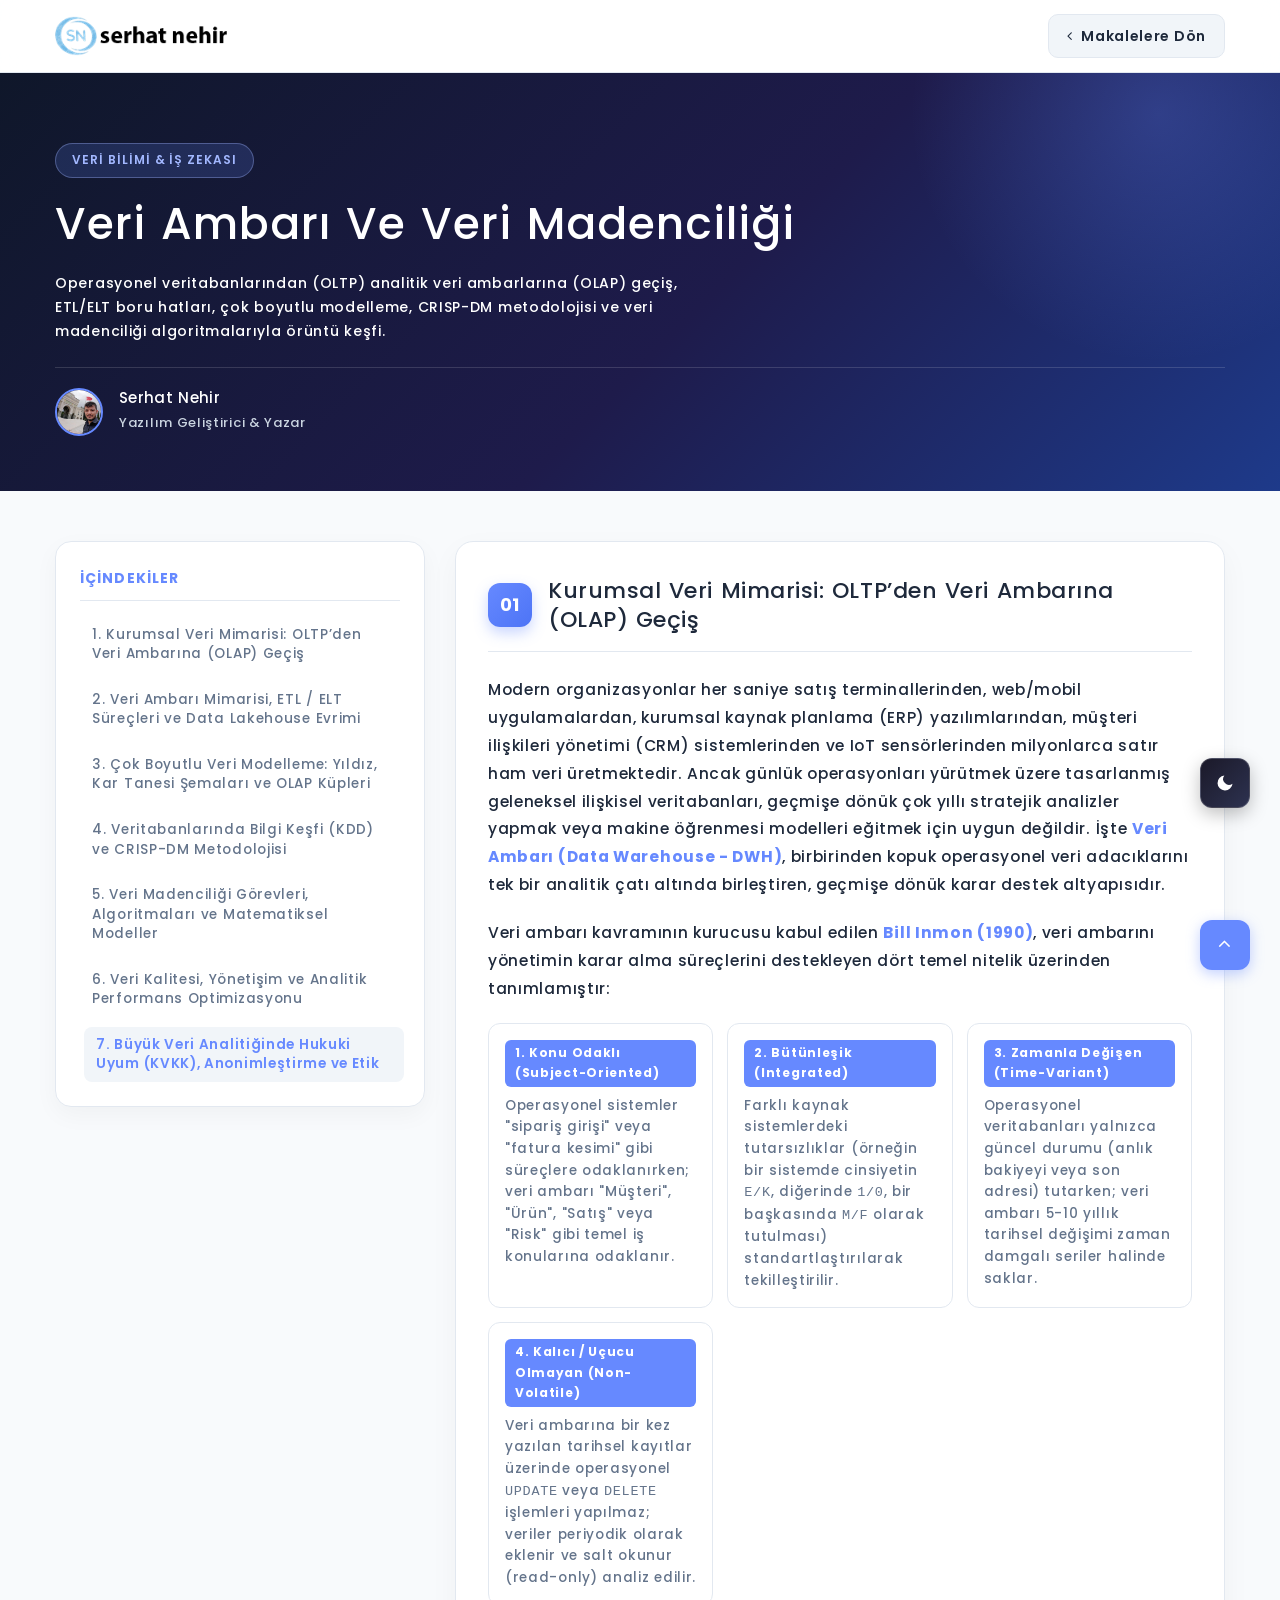
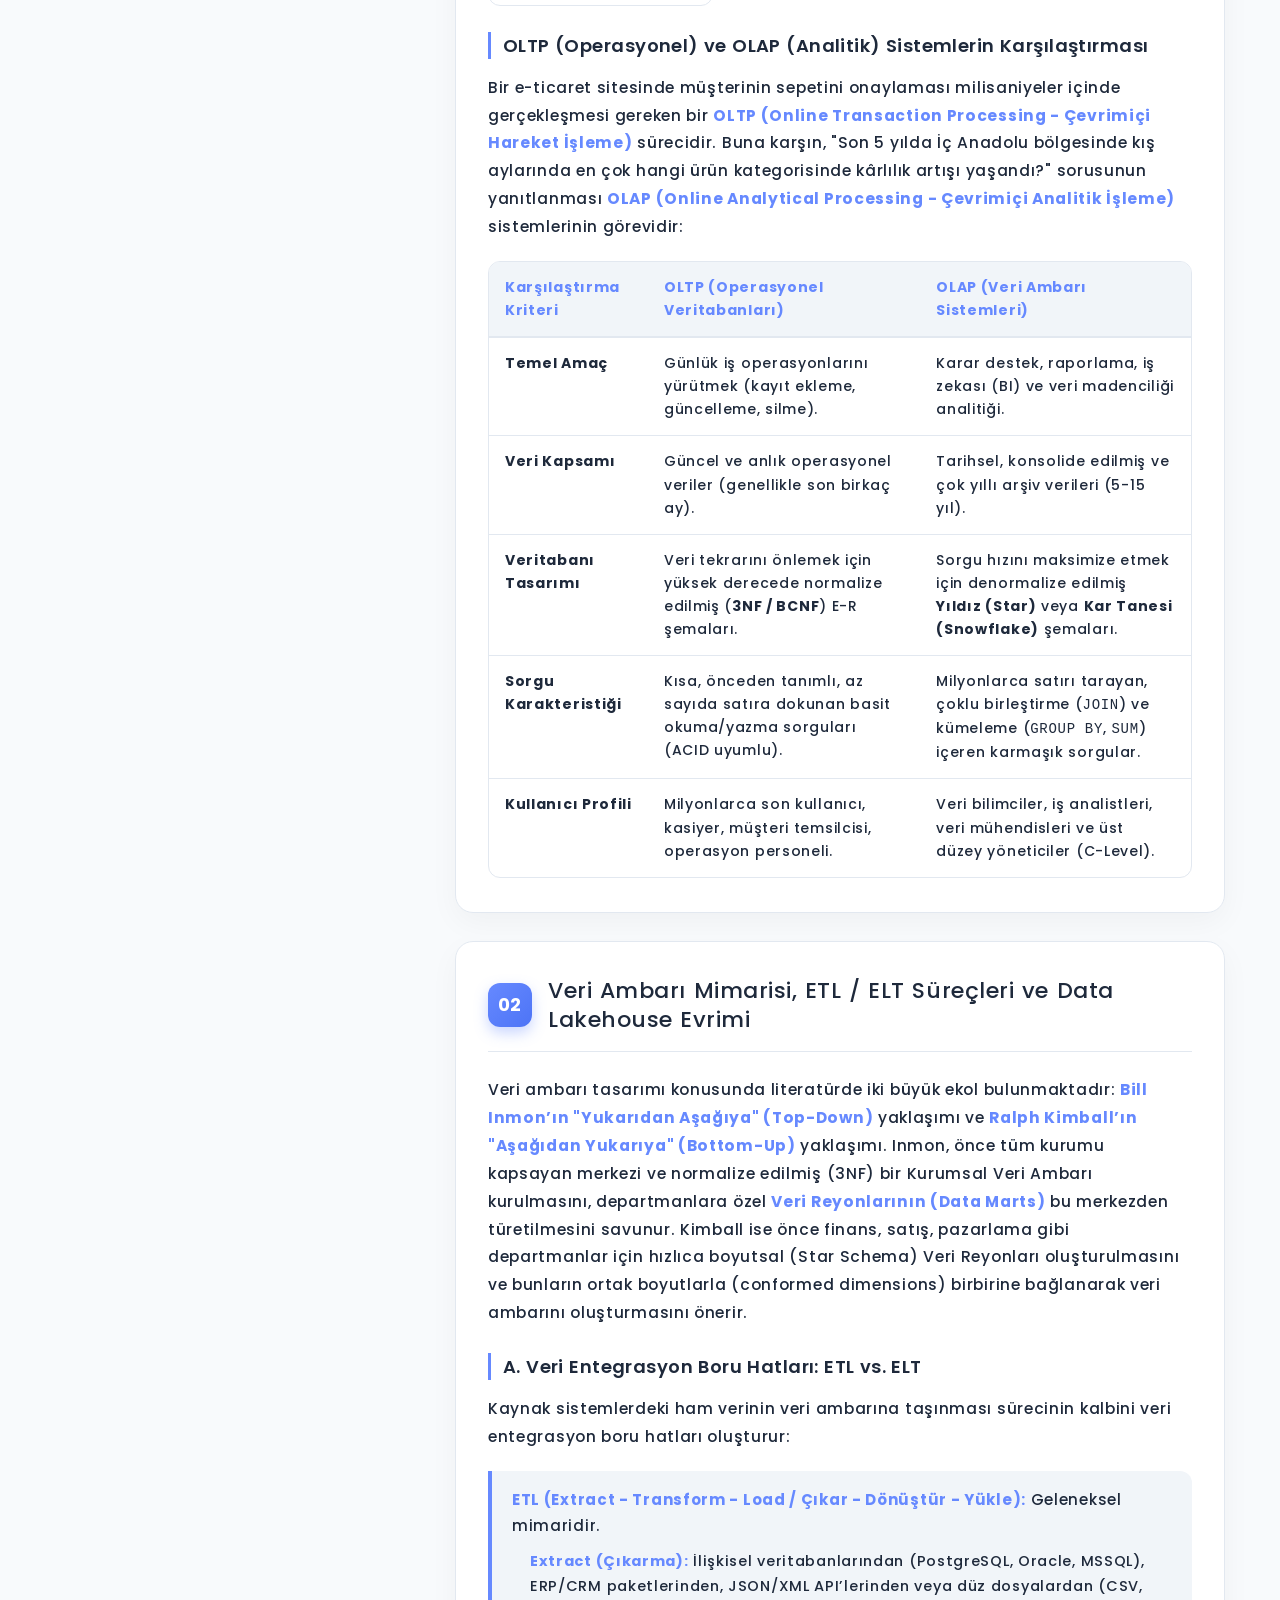
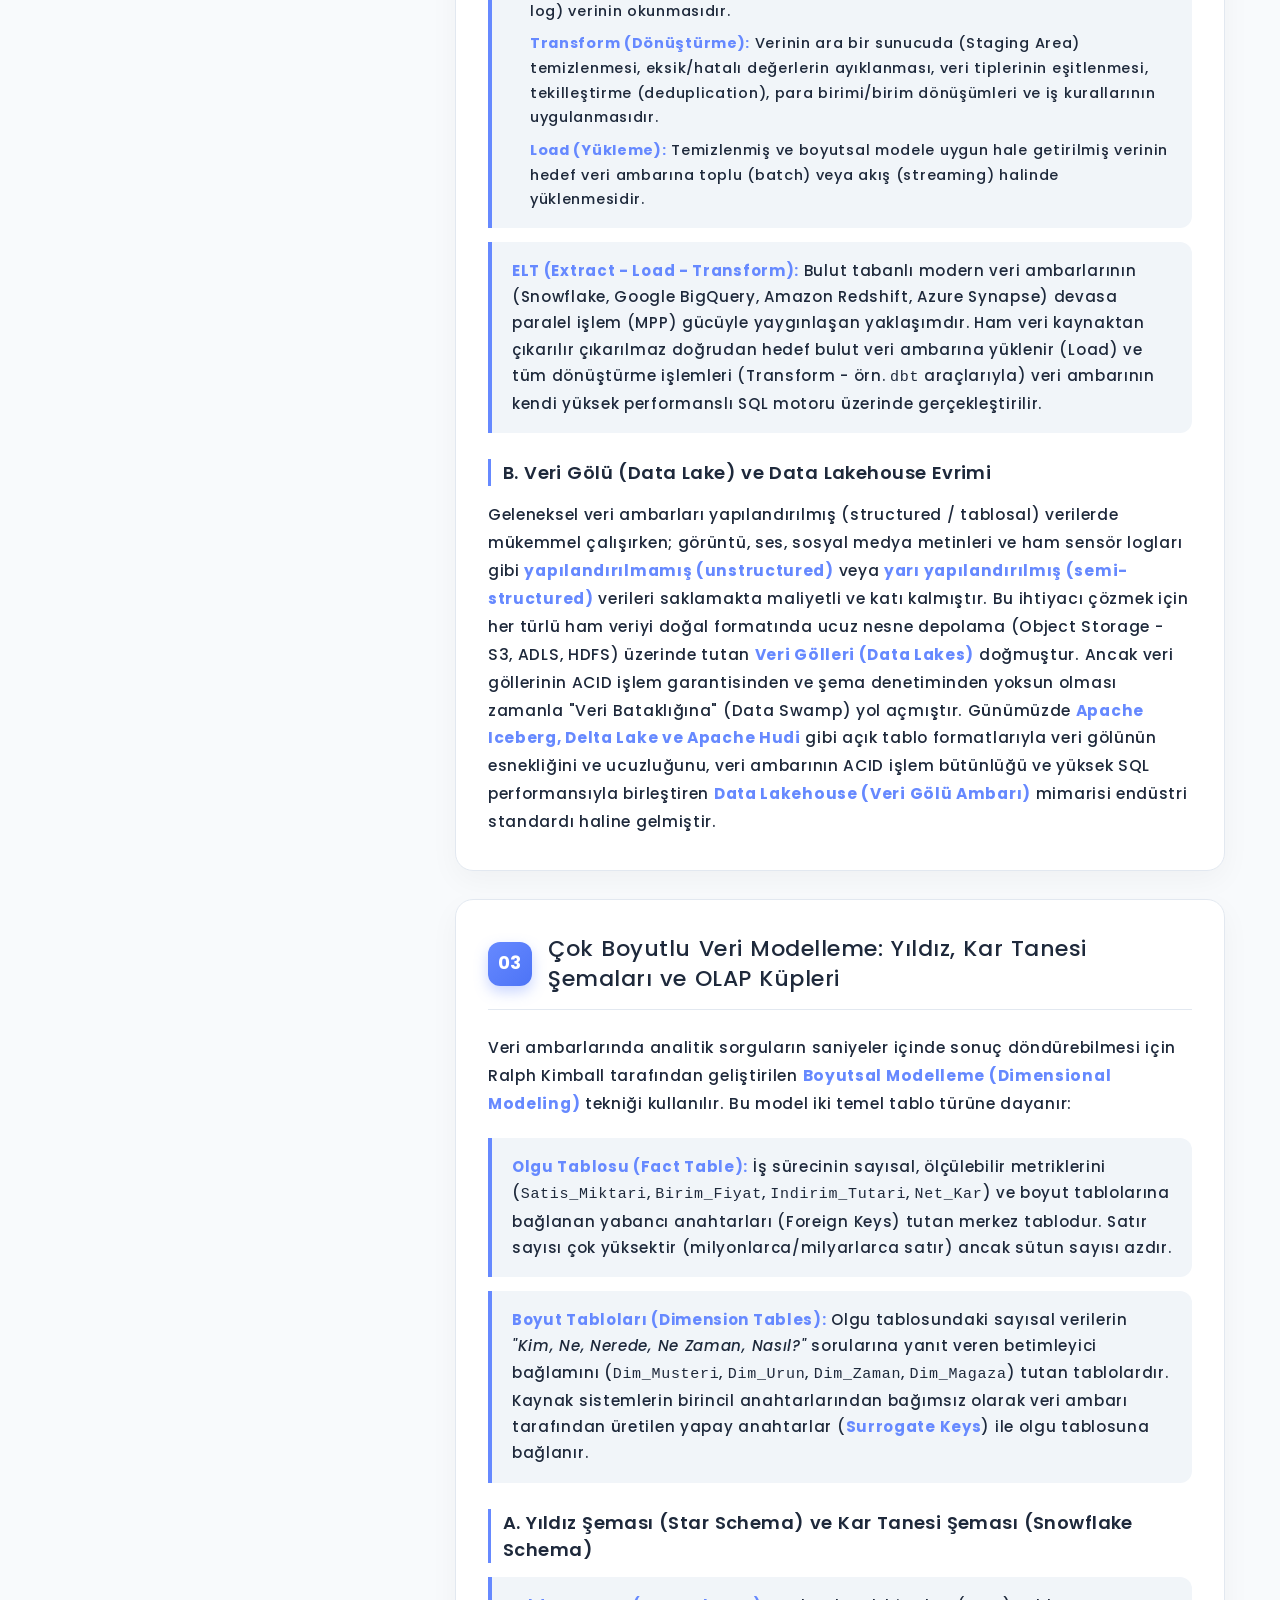
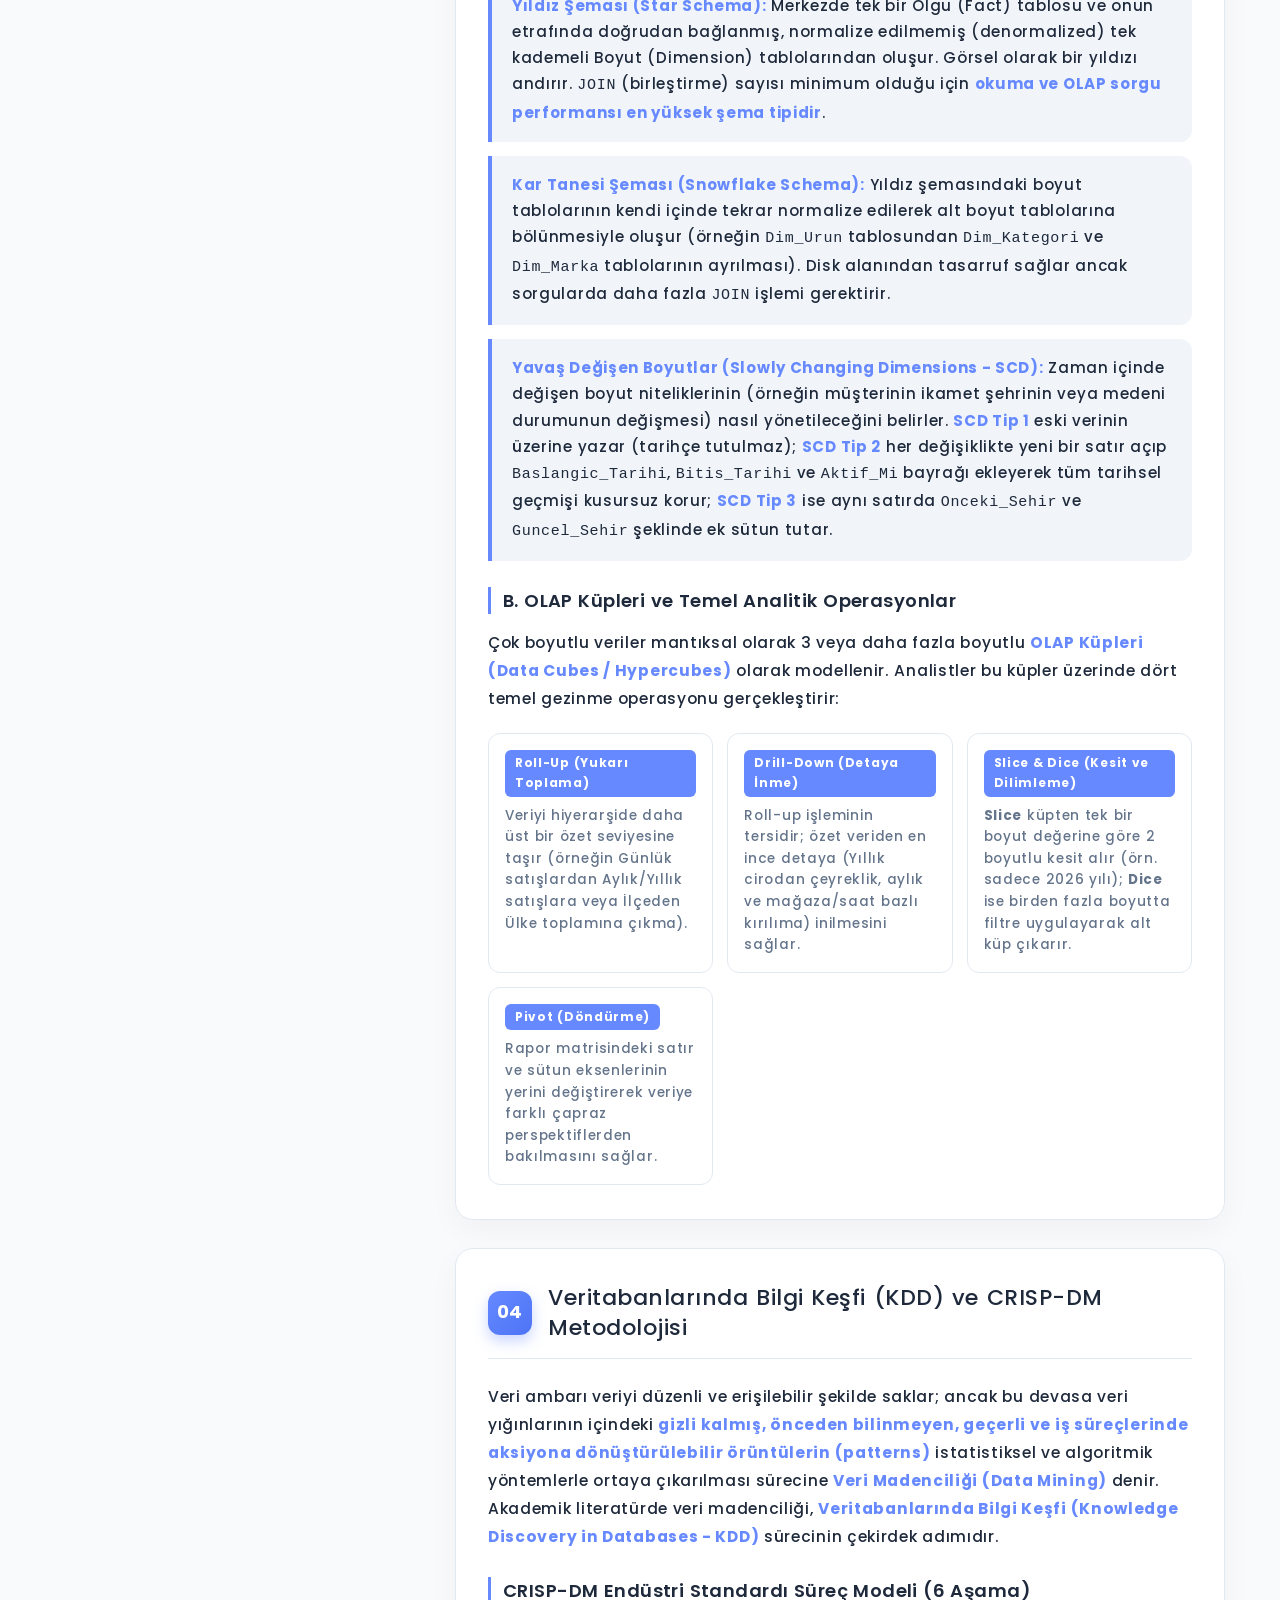
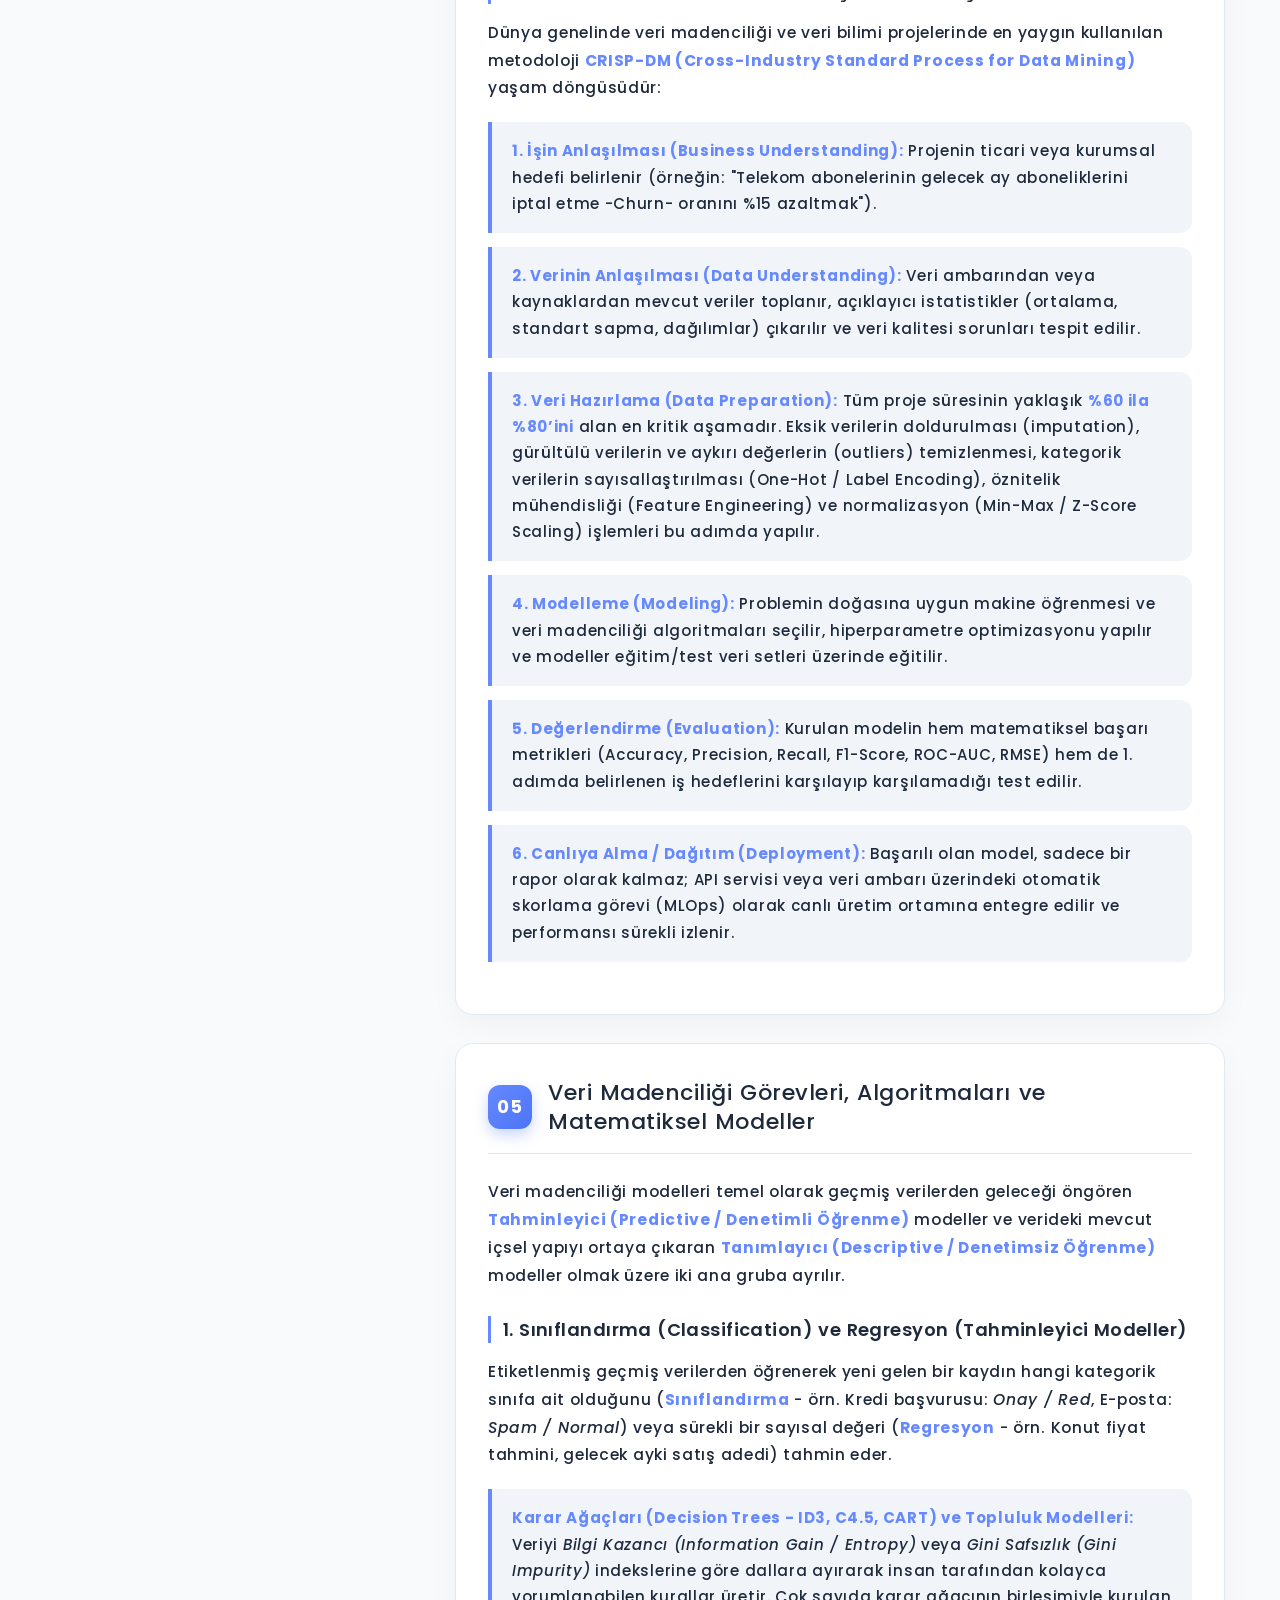
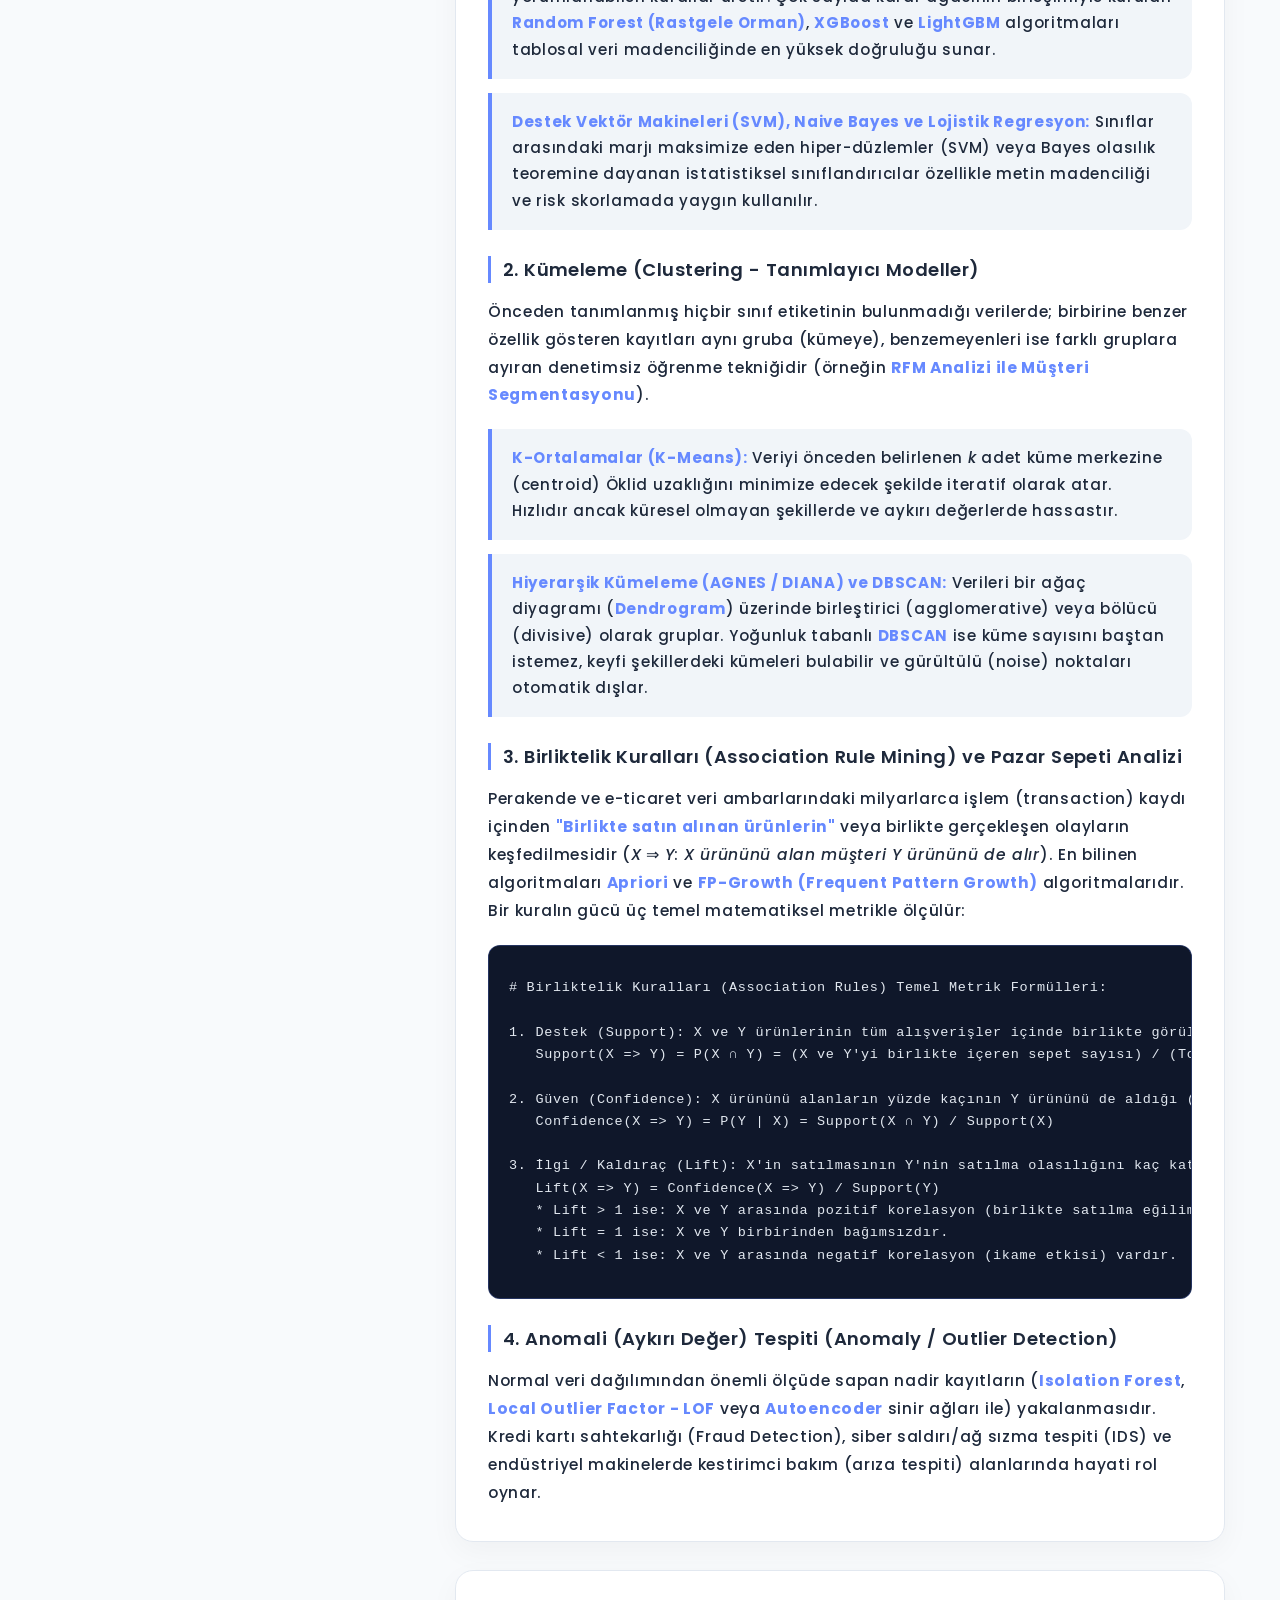
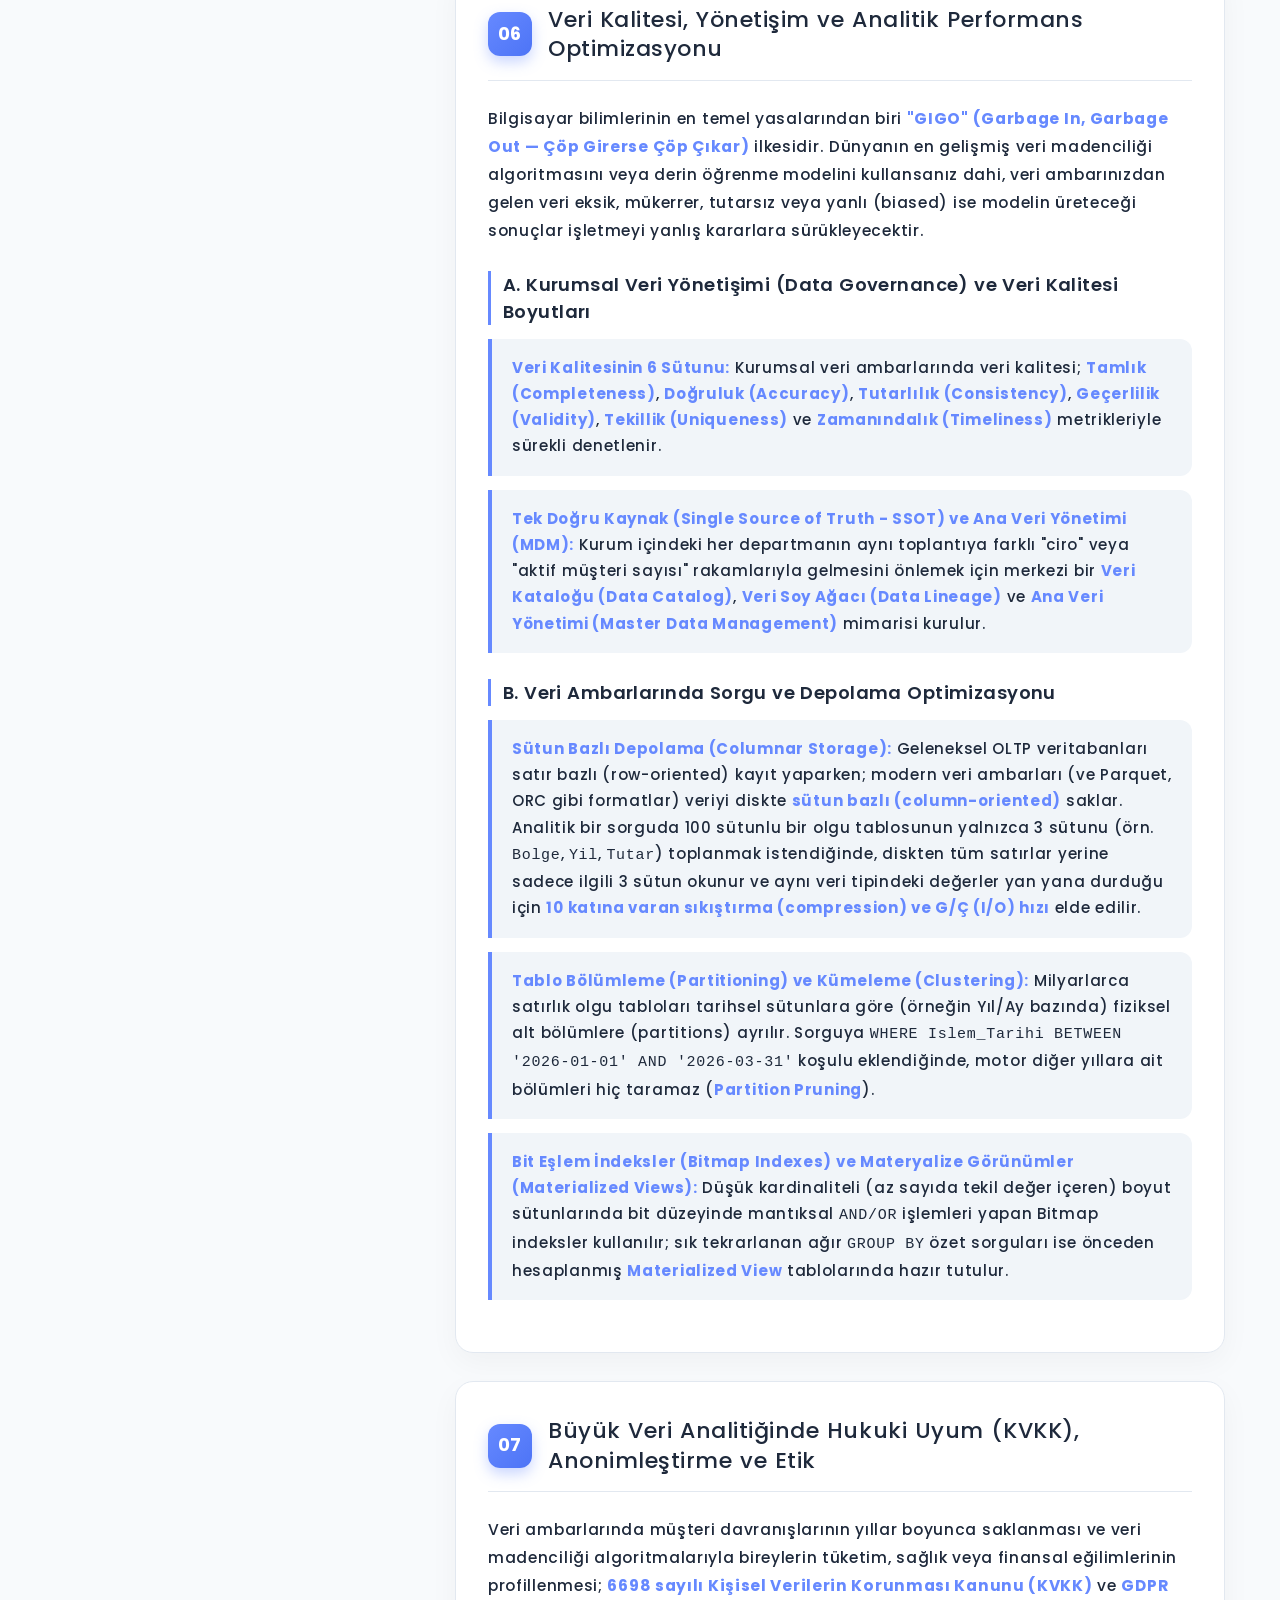
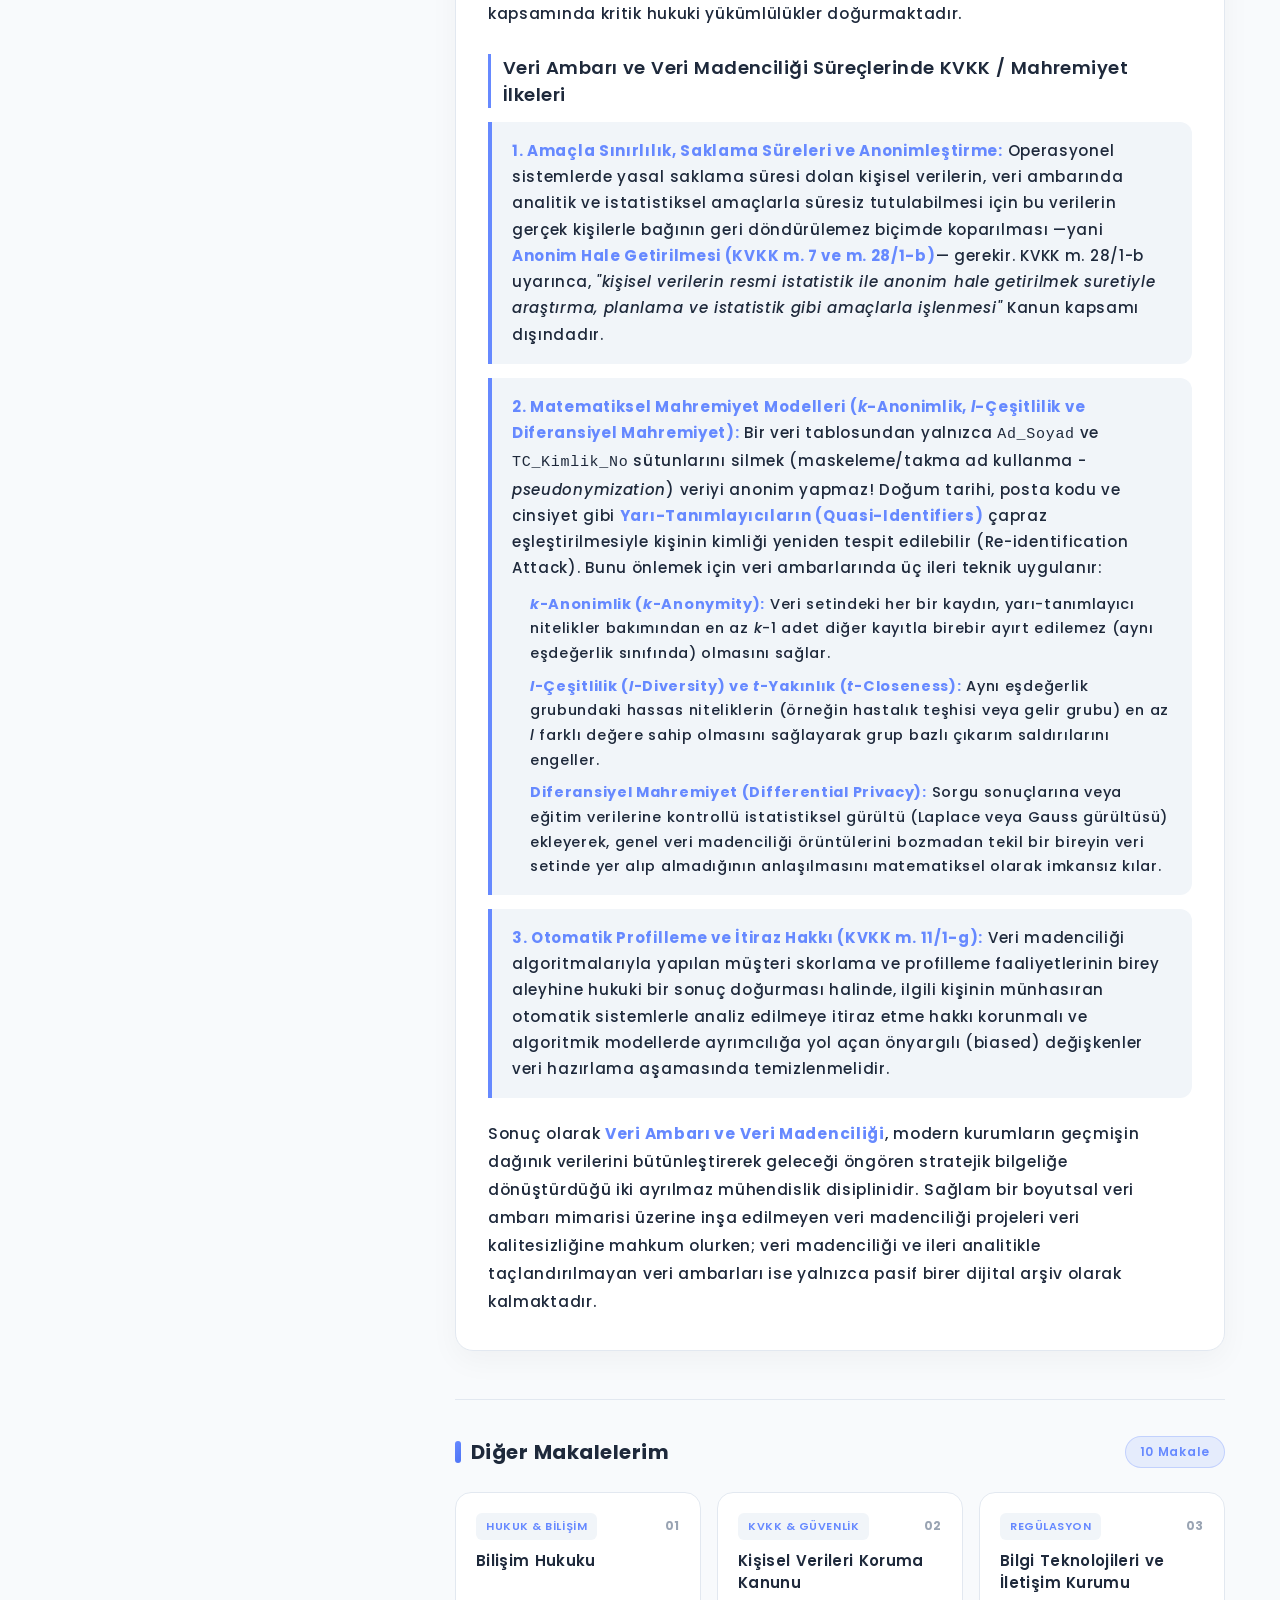
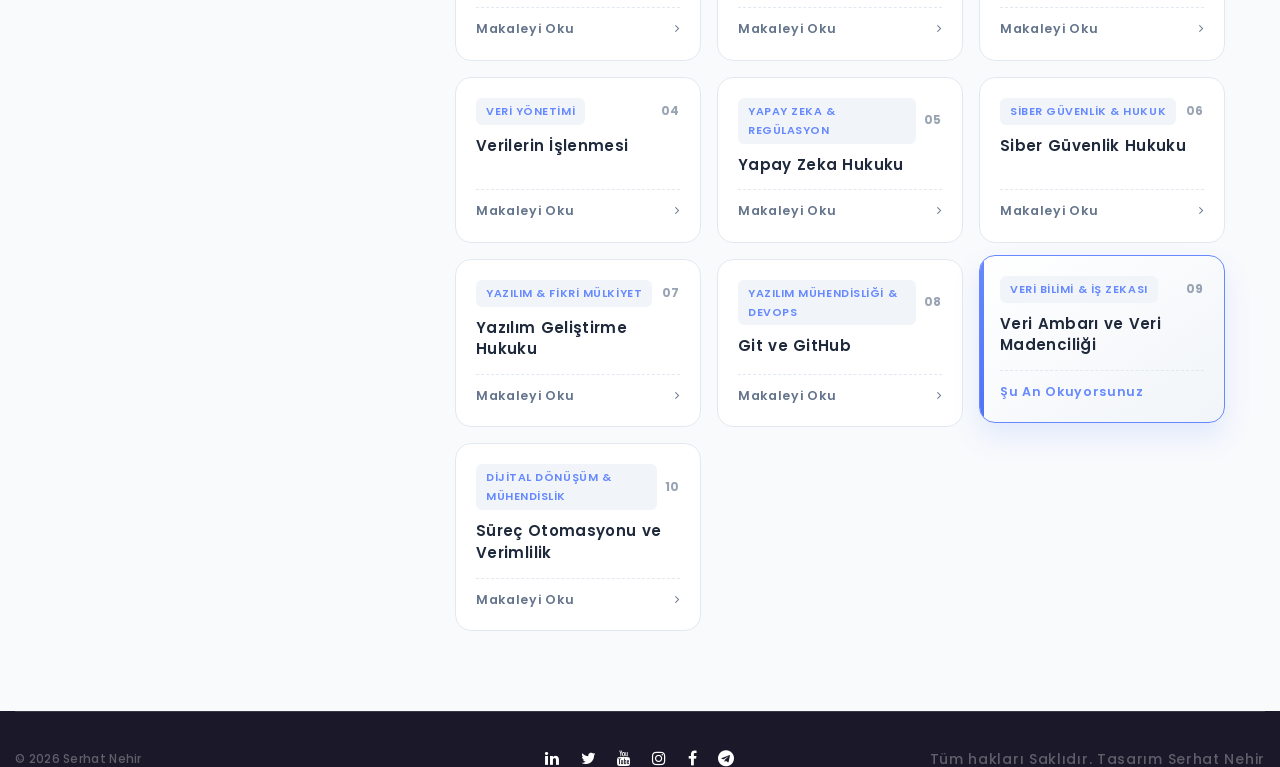
<file: makalelerim/veri_ambari_ve_veri_madenciligi.html>
<!DOCTYPE html>
<html class="wide" lang="tr">
  <head>
    <title>Veri Ambarı ve Veri Madenciliği | Serhat Nehir</title>
    <meta name="format-detection" content="telephone=no">
    <meta name="viewport" content="width=device-width, initial-scale=1.0, maximum-scale=1.0, user-scalable=yes">
    <meta http-equiv="X-UA-Compatible" content="IE=edge">
    <meta charset="utf-8">
    <link rel="icon" href="../images/favicon.ico" type="image/x-icon">
    <link rel="canonical" href="https://www.serhatnehir.com.tr/makalelerim/veri_ambari_ve_veri_madenciligi.html">
    <meta name="description" content="Veri Ambarı (Data Warehouse) mimarisi, ETL/ELT süreçleri, OLTP ve OLAP sistemleri, Yıldız ve Kar Tanesi şemaları, CRISP-DM ve Veri Madenciliği (Data Mining) algoritmaları - Serhat Nehir" />
    <!-- Open Graph / Sosyal Medya Paylaşım Etiketleri -->
    <meta property="og:type" content="article">
    <meta property="og:locale" content="tr_TR">
    <meta property="og:site_name" content="Serhat Nehir">
    <meta property="og:title" content="Veri Ambarı ve Veri Madenciliği | Serhat Nehir">
    <meta property="og:description" content="Veri ambarı tasarım ilkeleri (Inmon ve Kimball), çok boyutlu veri modelleme, OLAP küpleri, CRISP-DM metodolojisi ve temel veri madenciliği algoritmaları.">
    <meta property="og:url" content="https://www.serhatnehir.com.tr/makalelerim/veri_ambari_ve_veri_madenciligi.html">
    <meta property="og:image" content="https://www.serhatnehir.com.tr/images/makaleler/veri_ambari.jpg">
    <meta name="twitter:card" content="summary_large_image">
    <meta name="twitter:title" content="Veri Ambarı ve Veri Madenciliği | Serhat Nehir">
    <meta name="twitter:description" content="Veri Ambarı mimarisi, ETL/ELT, OLAP küpleri, sınıflandırma, kümeleme, birliktelik kuralları ve büyük veri analitiği.">
    <meta name="twitter:image" content="https://www.serhatnehir.com.tr/images/makaleler/veri_ambari.jpg">
    <!-- Google Fonts: Poppins -->
    <link rel="preconnect" href="https://fonts.googleapis.com">
    <link rel="preconnect" href="https://fonts.gstatic.com" crossorigin>
    <link href="https://fonts.googleapis.com/css2?family=Poppins:wght@300;400;500;600;700&display=swap" rel="stylesheet">
    <link rel="stylesheet" href="../css/bootstrap.css">
    <link rel="stylesheet" href="../css/fonts.css">
    <link rel="stylesheet" href="../css/style.css">
    <!-- Yapısal Veri (Schema.org JSON-LD) -->
    <script type="application/ld+json">
{
      "@context": "https://schema.org",
      "@type": "Article",
      "headline": "Veri Ambarı ve Veri Madenciliği | Serhat Nehir",
      "description": "Veri ambarı tasarım ilkeleri (Inmon ve Kimball), çok boyutlu veri modelleme, OLAP küpleri, CRISP-DM metodolojisi ve temel veri madenciliği algoritmaları.",
      "image": "https://www.serhatnehir.com.tr/images/makaleler/veri_ambari.jpg",
      "author": {
            "@type": "Person",
            "name": "Serhat Nehir",
            "url": "https://www.serhatnehir.com.tr/"
      },
      "publisher": {
            "@type": "Person",
            "name": "Serhat Nehir"
      },
      "mainEntityOfPage": {
            "@type": "WebPage",
            "@id": "https://www.serhatnehir.com.tr/makalelerim/veri_ambari_ve_veri_madenciligi.html"
      },
      "datePublished": "2026-11-04",
      "dateModified": "2026-11-04",
      "inLanguage": "tr-TR"
}
    </script>
  </head>

  <body class="article-page">
    <div id="scroll-progress"></div>

    <!-- Üst Bar -->
    <header class="article-topbar">
      <div class="container article-topbar-inner">
        <a href="../index.html" aria-label="Serhat Nehir Ana Sayfa"><img src="../images/logo_siyah.png" alt="Serhat Nehir Logo" width="180" height="40"/></a>
        <a class="back-home-btn" href="../index.html#makalelerim" aria-label="Makalelere Dön"><span class="fa fa-angle-left"></span> Makalelere Dön</a>
      </div>
    </header>

    <!-- Başlık (Hero) Alanı -->
    <section class="article-hero">
      <div class="container">
        <span class="article-category-pill">Veri Bilimi &amp; İş Zekası</span>
        <h1>Veri Ambarı ve Veri Madenciliği</h1>
        <p class="text-width-large">Operasyonel veritabanlarından (OLTP) analitik veri ambarlarına (OLAP) geçiş, ETL/ELT boru hatları, çok boyutlu modelleme, CRISP-DM metodolojisi ve veri madenciliği algoritmalarıyla örüntü keşfi.</p>
        <div class="article-author-bar">
          <img class="article-author-avatar" src="../images/sn.jpg" alt="Serhat Nehir" width="48" height="48" loading="lazy" />
          <div class="article-author-info">
            <h6>Serhat Nehir</h6>
            <span>Yazılım Geliştirici &amp; Yazar</span>
          </div>
        </div>
      </div>
    </section>

    <!-- Ana İçerik -->
    <main class="article-main-wrap">
      <div class="container">
        <div class="row">
          <!-- Sol Menü: İçindekiler -->
          <div class="col-lg-4">
            <aside class="toc-card">
              <div class="toc-title">İçindekiler</div>
              <ul class="toc-list">
                <li><a href="#bolum-1">1. Kurumsal Veri Mimarisi: OLTP’den Veri Ambarına (OLAP) Geçiş</a></li>
                <li><a href="#bolum-2">2. Veri Ambarı Mimarisi, ETL / ELT Süreçleri ve Data Lakehouse Evrimi</a></li>
                <li><a href="#bolum-3">3. Çok Boyutlu Veri Modelleme: Yıldız, Kar Tanesi Şemaları ve OLAP Küpleri</a></li>
                <li><a href="#bolum-4">4. Veritabanlarında Bilgi Keşfi (KDD) ve CRISP-DM Metodolojisi</a></li>
                <li><a href="#bolum-5">5. Veri Madenciliği Görevleri, Algoritmaları ve Matematiksel Modeller</a></li>
                <li><a href="#bolum-6">6. Veri Kalitesi, Yönetişim ve Analitik Performans Optimizasyonu</a></li>
                <li><a href="#bolum-7">7. Büyük Veri Analitiğinde Hukuki Uyum (KVKK), Anonimleştirme ve Etik</a></li>
              </ul>
            </aside>
          </div>

          <!-- Sağ Sütun: Makale Bölümleri -->
          <div class="col-lg-8">

            <!-- BÖLÜM 1 -->
            <section class="article-section-card" id="bolum-1">
              <div class="section-header-row">
                <div class="section-num-badge">01</div>
                <h3>Kurumsal Veri Mimarisi: OLTP’den Veri Ambarına (OLAP) Geçiş</h3>
              </div>
              <p class="article-prose">
                Modern organizasyonlar her saniye satış terminallerinden, web/mobil uygulamalardan, kurumsal kaynak planlama (ERP) yazılımlarından, müşteri ilişkileri yönetimi (CRM) sistemlerinden ve IoT sensörlerinden milyonlarca satır ham veri üretmektedir. Ancak günlük operasyonları yürütmek üzere tasarlanmış geleneksel ilişkisel veritabanları, geçmişe dönük çok yıllı stratejik analizler yapmak veya makine öğrenmesi modelleri eğitmek için uygun değildir. İşte <strong>Veri Ambarı (Data Warehouse - DWH)</strong>, birbirinden kopuk operasyonel veri adacıklarını tek bir analitik çatı altında birleştiren, geçmişe dönük karar destek altyapısıdır.
              </p>
              <p class="article-prose">
                Veri ambarı kavramının kurucusu kabul edilen <strong>Bill Inmon (1990)</strong>, veri ambarını yönetimin karar alma süreçlerini destekleyen dört temel nitelik üzerinden tanımlamıştır:
              </p>

              <div class="law-subgrid">
                <div class="law-box">
                  <span class="law-box-tag">1. Konu Odaklı (Subject-Oriented)</span>
                  <p>Operasyonel sistemler "sipariş girişi" veya "fatura kesimi" gibi süreçlere odaklanırken; veri ambarı "Müşteri", "Ürün", "Satış" veya "Risk" gibi temel iş konularına odaklanır.</p>
                </div>
                <div class="law-box">
                  <span class="law-box-tag">2. Bütünleşik (Integrated)</span>
                  <p>Farklı kaynak sistemlerdeki tutarsızlıklar (örneğin bir sistemde cinsiyetin <code>E/K</code>, diğerinde <code>1/0</code>, bir başkasında <code>M/F</code> olarak tutulması) standartlaştırılarak tekilleştirilir.</p>
                </div>
                <div class="law-box">
                  <span class="law-box-tag">3. Zamanla Değişen (Time-Variant)</span>
                  <p>Operasyonel veritabanları yalnızca güncel durumu (anlık bakiyeyi veya son adresi) tutarken; veri ambarı 5-10 yıllık tarihsel değişimi zaman damgalı seriler halinde saklar.</p>
                </div>
                <div class="law-box">
                  <span class="law-box-tag">4. Kalıcı / Uçucu Olmayan (Non-Volatile)</span>
                  <p>Veri ambarına bir kez yazılan tarihsel kayıtlar üzerinde operasyonel <code>UPDATE</code> veya <code>DELETE</code> işlemleri yapılmaz; veriler periyodik olarak eklenir ve salt okunur (read-only) analiz edilir.</p>
                </div>
              </div>

              <h4 class="article-subheading">OLTP (Operasyonel) ve OLAP (Analitik) Sistemlerin Karşılaştırması</h4>
              <p class="article-prose">
                Bir e-ticaret sitesinde müşterinin sepetini onaylaması milisaniyeler içinde gerçekleşmesi gereken bir <strong>OLTP (Online Transaction Processing - Çevrimiçi Hareket İşleme)</strong> sürecidir. Buna karşın, "Son 5 yılda İç Anadolu bölgesinde kış aylarında en çok hangi ürün kategorisinde kârlılık artışı yaşandı?" sorusunun yanıtlanması <strong>OLAP (Online Analytical Processing - Çevrimiçi Analitik İşleme)</strong> sistemlerinin görevidir:
              </p>

              <div class="law-table-wrap">
                <table class="law-table">
                  <thead>
                    <tr>
                      <th>Karşılaştırma Kriteri</th>
                      <th>OLTP (Operasyonel Veritabanları)</th>
                      <th>OLAP (Veri Ambarı Sistemleri)</th>
                    </tr>
                  </thead>
                  <tbody>
                    <tr>
                      <td><strong>Temel Amaç</strong></td>
                      <td>Günlük iş operasyonlarını yürütmek (kayıt ekleme, güncelleme, silme).</td>
                      <td>Karar destek, raporlama, iş zekası (BI) ve veri madenciliği analitiği.</td>
                    </tr>
                    <tr>
                      <td><strong>Veri Kapsamı</strong></td>
                      <td>Güncel ve anlık operasyonel veriler (genellikle son birkaç ay).</td>
                      <td>Tarihsel, konsolide edilmiş ve çok yıllı arşiv verileri (5-15 yıl).</td>
                    </tr>
                    <tr>
                      <td><strong>Veritabanı Tasarımı</strong></td>
                      <td>Veri tekrarını önlemek için yüksek derecede normalize edilmiş (<strong>3NF / BCNF</strong>) E-R şemaları.</td>
                      <td>Sorgu hızını maksimize etmek için denormalize edilmiş <strong>Yıldız (Star)</strong> veya <strong>Kar Tanesi (Snowflake)</strong> şemaları.</td>
                    </tr>
                    <tr>
                      <td><strong>Sorgu Karakteristiği</strong></td>
                      <td>Kısa, önceden tanımlı, az sayıda satıra dokunan basit okuma/yazma sorguları (ACID uyumlu).</td>
                      <td>Milyonlarca satırı tarayan, çoklu birleştirme (<code>JOIN</code>) ve kümeleme (<code>GROUP BY</code>, <code>SUM</code>) içeren karmaşık sorgular.</td>
                    </tr>
                    <tr>
                      <td><strong>Kullanıcı Profili</strong></td>
                      <td>Milyonlarca son kullanıcı, kasiyer, müşteri temsilcisi, operasyon personeli.</td>
                      <td>Veri bilimciler, iş analistleri, veri mühendisleri ve üst düzey yöneticiler (C-Level).</td>
                    </tr>
                  </tbody>
                </table>
              </div>
            </section>

            <!-- BÖLÜM 2 -->
            <section class="article-section-card" id="bolum-2">
              <div class="section-header-row">
                <div class="section-num-badge">02</div>
                <h3>Veri Ambarı Mimarisi, ETL / ELT Süreçleri ve Data Lakehouse Evrimi</h3>
              </div>
              <p class="article-prose">
                Veri ambarı tasarımı konusunda literatürde iki büyük ekol bulunmaktadır: <strong>Bill Inmon’ın "Yukarıdan Aşağıya" (Top-Down)</strong> yaklaşımı ve <strong>Ralph Kimball’ın "Aşağıdan Yukarıya" (Bottom-Up)</strong> yaklaşımı. Inmon, önce tüm kurumu kapsayan merkezi ve normalize edilmiş (3NF) bir Kurumsal Veri Ambarı kurulmasını, departmanlara özel <strong>Veri Reyonlarının (Data Marts)</strong> bu merkezden türetilmesini savunur. Kimball ise önce finans, satış, pazarlama gibi departmanlar için hızlıca boyutsal (Star Schema) Veri Reyonları oluşturulmasını ve bunların ortak boyutlarla (conformed dimensions) birbirine bağlanarak veri ambarını oluşturmasını önerir.
              </p>

              <h4 class="article-subheading">A. Veri Entegrasyon Boru Hatları: ETL vs. ELT</h4>
              <p class="article-prose">
                Kaynak sistemlerdeki ham verinin veri ambarına taşınması sürecinin kalbini veri entegrasyon boru hatları oluşturur:
              </p>
              <ul class="article-topic-list">
                <li>
                  <strong>ETL (Extract - Transform - Load / Çıkar - Dönüştür - Yükle):</strong> Geleneksel mimaridir.
                  <ul class="nested-sublist">
                    <li><strong>Extract (Çıkarma):</strong> İlişkisel veritabanlarından (PostgreSQL, Oracle, MSSQL), ERP/CRM paketlerinden, JSON/XML API’lerinden veya düz dosyalardan (CSV, log) verinin okunmasıdır.</li>
                    <li><strong>Transform (Dönüştürme):</strong> Verinin ara bir sunucuda (Staging Area) temizlenmesi, eksik/hatalı değerlerin ayıklanması, veri tiplerinin eşitlenmesi, tekilleştirme (deduplication), para birimi/birim dönüşümleri ve iş kurallarının uygulanmasıdır.</li>
                    <li><strong>Load (Yükleme):</strong> Temizlenmiş ve boyutsal modele uygun hale getirilmiş verinin hedef veri ambarına toplu (batch) veya akış (streaming) halinde yüklenmesidir.</li>
                  </ul>
                </li>
                <li>
                  <strong>ELT (Extract - Load - Transform):</strong> Bulut tabanlı modern veri ambarlarının (Snowflake, Google BigQuery, Amazon Redshift, Azure Synapse) devasa paralel işlem (MPP) gücüyle yaygınlaşan yaklaşımdır. Ham veri kaynaktan çıkarılır çıkarılmaz doğrudan hedef bulut veri ambarına yüklenir (Load) ve tüm dönüştürme işlemleri (Transform - örn. <code>dbt</code> araçlarıyla) veri ambarının kendi yüksek performanslı SQL motoru üzerinde gerçekleştirilir.
                </li>
              </ul>

              <h4 class="article-subheading">B. Veri Gölü (Data Lake) ve Data Lakehouse Evrimi</h4>
              <p class="article-prose article-prose-no-bottom">
                Geleneksel veri ambarları yapılandırılmış (structured / tablosal) verilerde mükemmel çalışırken; görüntü, ses, sosyal medya metinleri ve ham sensör logları gibi <strong>yapılandırılmamış (unstructured)</strong> veya <strong>yarı yapılandırılmış (semi-structured)</strong> verileri saklamakta maliyetli ve katı kalmıştır. Bu ihtiyacı çözmek için her türlü ham veriyi doğal formatında ucuz nesne depolama (Object Storage - S3, ADLS, HDFS) üzerinde tutan <strong>Veri Gölleri (Data Lakes)</strong> doğmuştur. Ancak veri göllerinin ACID işlem garantisinden ve şema denetiminden yoksun olması zamanla "Veri Bataklığına" (Data Swamp) yol açmıştır. Günümüzde <strong>Apache Iceberg, Delta Lake ve Apache Hudi</strong> gibi açık tablo formatlarıyla veri gölünün esnekliğini ve ucuzluğunu, veri ambarının ACID işlem bütünlüğü ve yüksek SQL performansıyla birleştiren <strong>Data Lakehouse (Veri Gölü Ambarı)</strong> mimarisi endüstri standardı haline gelmiştir.
              </p>
            </section>

            <!-- BÖLÜM 3 -->
            <section class="article-section-card" id="bolum-3">
              <div class="section-header-row">
                <div class="section-num-badge">03</div>
                <h3>Çok Boyutlu Veri Modelleme: Yıldız, Kar Tanesi Şemaları ve OLAP Küpleri</h3>
              </div>
              <p class="article-prose">
                Veri ambarlarında analitik sorguların saniyeler içinde sonuç döndürebilmesi için Ralph Kimball tarafından geliştirilen <strong>Boyutsal Modelleme (Dimensional Modeling)</strong> tekniği kullanılır. Bu model iki temel tablo türüne dayanır:
              </p>

              <ul class="article-topic-list">
                <li><strong>Olgu Tablosu (Fact Table):</strong> İş sürecinin sayısal, ölçülebilir metriklerini (<code>Satis_Miktari</code>, <code>Birim_Fiyat</code>, <code>Indirim_Tutari</code>, <code>Net_Kar</code>) ve boyut tablolarına bağlanan yabancı anahtarları (Foreign Keys) tutan merkez tablodur. Satır sayısı çok yüksektir (milyonlarca/milyarlarca satır) ancak sütun sayısı azdır.</li>
                <li><strong>Boyut Tabloları (Dimension Tables):</strong> Olgu tablosundaki sayısal verilerin <em>"Kim, Ne, Nerede, Ne Zaman, Nasıl?"</em> sorularına yanıt veren betimleyici bağlamını (<code>Dim_Musteri</code>, <code>Dim_Urun</code>, <code>Dim_Zaman</code>, <code>Dim_Magaza</code>) tutan tablolardır. Kaynak sistemlerin birincil anahtarlarından bağımsız olarak veri ambarı tarafından üretilen yapay anahtarlar (<strong>Surrogate Keys</strong>) ile olgu tablosuna bağlanır.</li>
              </ul>

              <h4 class="article-subheading">A. Yıldız Şeması (Star Schema) ve Kar Tanesi Şeması (Snowflake Schema)</h4>
              <ul class="article-topic-list">
                <li><strong>Yıldız Şeması (Star Schema):</strong> Merkezde tek bir Olgu (Fact) tablosu ve onun etrafında doğrudan bağlanmış, normalize edilmemiş (denormalized) tek kademeli Boyut (Dimension) tablolarından oluşur. Görsel olarak bir yıldızı andırır. <code>JOIN</code> (birleştirme) sayısı minimum olduğu için <strong>okuma ve OLAP sorgu performansı en yüksek şema tipidir</strong>.</li>
                <li><strong>Kar Tanesi Şeması (Snowflake Schema):</strong> Yıldız şemasındaki boyut tablolarının kendi içinde tekrar normalize edilerek alt boyut tablolarına bölünmesiyle oluşur (örneğin <code>Dim_Urun</code> tablosundan <code>Dim_Kategori</code> ve <code>Dim_Marka</code> tablolarının ayrılması). Disk alanından tasarruf sağlar ancak sorgularda daha fazla <code>JOIN</code> işlemi gerektirir.</li>
                <li><strong>Yavaş Değişen Boyutlar (Slowly Changing Dimensions - SCD):</strong> Zaman içinde değişen boyut niteliklerinin (örneğin müşterinin ikamet şehrinin veya medeni durumunun değişmesi) nasıl yönetileceğini belirler. <strong>SCD Tip 1</strong> eski verinin üzerine yazar (tarihçe tutulmaz); <strong>SCD Tip 2</strong> her değişiklikte yeni bir satır açıp <code>Baslangic_Tarihi</code>, <code>Bitis_Tarihi</code> ve <code>Aktif_Mi</code> bayrağı ekleyerek tüm tarihsel geçmişi kusursuz korur; <strong>SCD Tip 3</strong> ise aynı satırda <code>Onceki_Sehir</code> ve <code>Guncel_Sehir</code> şeklinde ek sütun tutar.</li>
              </ul>

              <h4 class="article-subheading">B. OLAP Küpleri ve Temel Analitik Operasyonlar</h4>
              <p class="article-prose">
                Çok boyutlu veriler mantıksal olarak 3 veya daha fazla boyutlu <strong>OLAP Küpleri (Data Cubes / Hypercubes)</strong> olarak modellenir. Analistler bu küpler üzerinde dört temel gezinme operasyonu gerçekleştirir:
              </p>
              <div class="law-subgrid">
                <div class="law-box">
                  <span class="law-box-tag">Roll-Up (Yukarı Toplama)</span>
                  <p>Veriyi hiyerarşide daha üst bir özet seviyesine taşır (örneğin Günlük satışlardan Aylık/Yıllık satışlara veya İlçeden Ülke toplamına çıkma).</p>
                </div>
                <div class="law-box">
                  <span class="law-box-tag">Drill-Down (Detaya İnme)</span>
                  <p>Roll-up işleminin tersidir; özet veriden en ince detaya (Yıllık cirodan çeyreklik, aylık ve mağaza/saat bazlı kırılıma) inilmesini sağlar.</p>
                </div>
                <div class="law-box">
                  <span class="law-box-tag">Slice &amp; Dice (Kesit ve Dilimleme)</span>
                  <p><strong>Slice</strong> küpten tek bir boyut değerine göre 2 boyutlu kesit alır (örn. sadece 2026 yılı); <strong>Dice</strong> ise birden fazla boyutta filtre uygulayarak alt küp çıkarır.</p>
                </div>
                <div class="law-box">
                  <span class="law-box-tag">Pivot (Döndürme)</span>
                  <p>Rapor matrisindeki satır ve sütun eksenlerinin yerini değiştirerek veriye farklı çapraz perspektiflerden bakılmasını sağlar.</p>
                </div>
              </div>
            </section>

            <!-- BÖLÜM 4 -->
            <section class="article-section-card" id="bolum-4">
              <div class="section-header-row">
                <div class="section-num-badge">04</div>
                <h3>Veritabanlarında Bilgi Keşfi (KDD) ve CRISP-DM Metodolojisi</h3>
              </div>
              <p class="article-prose">
                Veri ambarı veriyi düzenli ve erişilebilir şekilde saklar; ancak bu devasa veri yığınlarının içindeki <strong>gizli kalmış, önceden bilinmeyen, geçerli ve iş süreçlerinde aksiyona dönüştürülebilir örüntülerin (patterns)</strong> istatistiksel ve algoritmik yöntemlerle ortaya çıkarılması sürecine <strong>Veri Madenciliği (Data Mining)</strong> denir. Akademik literatürde veri madenciliği, <strong>Veritabanlarında Bilgi Keşfi (Knowledge Discovery in Databases - KDD)</strong> sürecinin çekirdek adımıdır.
              </p>

              <h4 class="article-subheading">CRISP-DM Endüstri Standardı Süreç Modeli (6 Aşama)</h4>
              <p class="article-prose">
                Dünya genelinde veri madenciliği ve veri bilimi projelerinde en yaygın kullanılan metodoloji <strong>CRISP-DM (Cross-Industry Standard Process for Data Mining)</strong> yaşam döngüsüdür:
              </p>
              <ul class="article-topic-list">
                <li><strong>1. İşin Anlaşılması (Business Understanding):</strong> Projenin ticari veya kurumsal hedefi belirlenir (örneğin: "Telekom abonelerinin gelecek ay aboneliklerini iptal etme -Churn- oranını %15 azaltmak").</li>
                <li><strong>2. Verinin Anlaşılması (Data Understanding):</strong> Veri ambarından veya kaynaklardan mevcut veriler toplanır, açıklayıcı istatistikler (ortalama, standart sapma, dağılımlar) çıkarılır ve veri kalitesi sorunları tespit edilir.</li>
                <li><strong>3. Veri Hazırlama (Data Preparation):</strong> Tüm proje süresinin yaklaşık <strong>%60 ila %80’ini</strong> alan en kritik aşamadır. Eksik verilerin doldurulması (imputation), gürültülü verilerin ve aykırı değerlerin (outliers) temizlenmesi, kategorik verilerin sayısallaştırılması (One-Hot / Label Encoding), öznitelik mühendisliği (Feature Engineering) ve normalizasyon (Min-Max / Z-Score Scaling) işlemleri bu adımda yapılır.</li>
                <li><strong>4. Modelleme (Modeling):</strong> Problemin doğasına uygun makine öğrenmesi ve veri madenciliği algoritmaları seçilir, hiperparametre optimizasyonu yapılır ve modeller eğitim/test veri setleri üzerinde eğitilir.</li>
                <li><strong>5. Değerlendirme (Evaluation):</strong> Kurulan modelin hem matematiksel başarı metrikleri (Accuracy, Precision, Recall, F1-Score, ROC-AUC, RMSE) hem de 1. adımda belirlenen iş hedeflerini karşılayıp karşılamadığı test edilir.</li>
                <li><strong>6. Canlıya Alma / Dağıtım (Deployment):</strong> Başarılı olan model, sadece bir rapor olarak kalmaz; API servisi veya veri ambarı üzerindeki otomatik skorlama görevi (MLOps) olarak canlı üretim ortamına entegre edilir ve performansı sürekli izlenir.</li>
              </ul>
            </section>

            <!-- BÖLÜM 5 -->
            <section class="article-section-card" id="bolum-5">
              <div class="section-header-row">
                <div class="section-num-badge">05</div>
                <h3>Veri Madenciliği Görevleri, Algoritmaları ve Matematiksel Modeller</h3>
              </div>
              <p class="article-prose">
                Veri madenciliği modelleri temel olarak geçmiş verilerden geleceği öngören <strong>Tahminleyici (Predictive / Denetimli Öğrenme)</strong> modeller ve verideki mevcut içsel yapıyı ortaya çıkaran <strong>Tanımlayıcı (Descriptive / Denetimsiz Öğrenme)</strong> modeller olmak üzere iki ana gruba ayrılır.
              </p>

              <h4 class="article-subheading">1. Sınıflandırma (Classification) ve Regresyon (Tahminleyici Modeller)</h4>
              <p class="article-prose">
                Etiketlenmiş geçmiş verilerden öğrenerek yeni gelen bir kaydın hangi kategorik sınıfa ait olduğunu (<strong>Sınıflandırma</strong> - örn. Kredi başvurusu: <em>Onay / Red</em>, E-posta: <em>Spam / Normal</em>) veya sürekli bir sayısal değeri (<strong>Regresyon</strong> - örn. Konut fiyat tahmini, gelecek ayki satış adedi) tahmin eder.
              </p>
              <ul class="article-topic-list">
                <li><strong>Karar Ağaçları (Decision Trees - ID3, C4.5, CART) ve Topluluk Modelleri:</strong> Veriyi <em>Bilgi Kazancı (Information Gain / Entropy)</em> veya <em>Gini Safsızlık (Gini Impurity)</em> indekslerine göre dallara ayırarak insan tarafından kolayca yorumlanabilen kurallar üretir. Çok sayıda karar ağacının birleşimiyle kurulan <strong>Random Forest (Rastgele Orman)</strong>, <strong>XGBoost</strong> ve <strong>LightGBM</strong> algoritmaları tablosal veri madenciliğinde en yüksek doğruluğu sunar.</li>
                <li><strong>Destek Vektör Makineleri (SVM), Naive Bayes ve Lojistik Regresyon:</strong> Sınıflar arasındaki marjı maksimize eden hiper-düzlemler (SVM) veya Bayes olasılık teoremine dayanan istatistiksel sınıflandırıcılar özellikle metin madenciliği ve risk skorlamada yaygın kullanılır.</li>
              </ul>

              <h4 class="article-subheading">2. Kümeleme (Clustering - Tanımlayıcı Modeller)</h4>
              <p class="article-prose">
                Önceden tanımlanmış hiçbir sınıf etiketinin bulunmadığı verilerde; birbirine benzer özellik gösteren kayıtları aynı gruba (kümeye), benzemeyenleri ise farklı gruplara ayıran denetimsiz öğrenme tekniğidir (örneğin <strong>RFM Analizi ile Müşteri Segmentasyonu</strong>).
              </p>
              <ul class="article-topic-list">
                <li><strong>K-Ortalamalar (K-Means):</strong> Veriyi önceden belirlenen <em>k</em> adet küme merkezine (centroid) Öklid uzaklığını minimize edecek şekilde iteratif olarak atar. Hızlıdır ancak küresel olmayan şekillerde ve aykırı değerlerde hassastır.</li>
                <li><strong>Hiyerarşik Kümeleme (AGNES / DIANA) ve DBSCAN:</strong> Verileri bir ağaç diyagramı (<strong>Dendrogram</strong>) üzerinde birleştirici (agglomerative) veya bölücü (divisive) olarak gruplar. Yoğunluk tabanlı <strong>DBSCAN</strong> ise küme sayısını baştan istemez, keyfi şekillerdeki kümeleri bulabilir ve gürültülü (noise) noktaları otomatik dışlar.</li>
              </ul>

              <h4 class="article-subheading">3. Birliktelik Kuralları (Association Rule Mining) ve Pazar Sepeti Analizi</h4>
              <p class="article-prose">
                Perakende ve e-ticaret veri ambarlarındaki milyarlarca işlem (transaction) kaydı içinden <strong>"Birlikte satın alınan ürünlerin"</strong> veya birlikte gerçekleşen olayların keşfedilmesidir (<em>X</em> &rArr; <em>Y</em>: <em>X ürününü alan müşteri Y ürününü de alır</em>). En bilinen algoritmaları <strong>Apriori</strong> ve <strong>FP-Growth (Frequent Pattern Growth)</strong> algoritmalarıdır. Bir kuralın gücü üç temel matematiksel metrikle ölçülür:
              </p>
              <div class="code-block-wrap"><pre><code># Birliktelik Kuralları (Association Rules) Temel Metrik Formülleri:

1. Destek (Support): X ve Y ürünlerinin tüm alışverişler içinde birlikte görülme olasılığı
   Support(X => Y) = P(X ∩ Y) = (X ve Y'yi birlikte içeren sepet sayısı) / (Toplam sepet sayısı)

2. Güven (Confidence): X ürününü alanların yüzde kaçının Y ürününü de aldığı (Koşullu Olasılık)
   Confidence(X => Y) = P(Y | X) = Support(X ∩ Y) / Support(X)

3. İlgi / Kaldıraç (Lift): X'in satılmasının Y'nin satılma olasılığını kaç kat artırdığı
   Lift(X => Y) = Confidence(X => Y) / Support(Y)
   * Lift > 1 ise: X ve Y arasında pozitif korelasyon (birlikte satılma eğilimi) vardır.
   * Lift = 1 ise: X ve Y birbirinden bağımsızdır.
   * Lift < 1 ise: X ve Y arasında negatif korelasyon (ikame etkisi) vardır.</code></pre></div>

              <h4 class="article-subheading">4. Anomali (Aykırı Değer) Tespiti (Anomaly / Outlier Detection)</h4>
              <p class="article-prose article-prose-no-bottom">
                Normal veri dağılımından önemli ölçüde sapan nadir kayıtların (<strong>Isolation Forest</strong>, <strong>Local Outlier Factor - LOF</strong> veya <strong>Autoencoder</strong> sinir ağları ile) yakalanmasıdır. Kredi kartı sahtekarlığı (Fraud Detection), siber saldırı/ağ sızma tespiti (IDS) ve endüstriyel makinelerde kestirimci bakım (arıza tespiti) alanlarında hayati rol oynar.
              </p>
            </section>

            <!-- BÖLÜM 6 -->
            <section class="article-section-card" id="bolum-6">
              <div class="section-header-row">
                <div class="section-num-badge">06</div>
                <h3>Veri Kalitesi, Yönetişim ve Analitik Performans Optimizasyonu</h3>
              </div>
              <p class="article-prose">
                Bilgisayar bilimlerinin en temel yasalarından biri <strong>"GIGO" (Garbage In, Garbage Out — Çöp Girerse Çöp Çıkar)</strong> ilkesidir. Dünyanın en gelişmiş veri madenciliği algoritmasını veya derin öğrenme modelini kullansanız dahi, veri ambarınızdan gelen veri eksik, mükerrer, tutarsız veya yanlı (biased) ise modelin üreteceği sonuçlar işletmeyi yanlış kararlara sürükleyecektir.
              </p>

              <h4 class="article-subheading">A. Kurumsal Veri Yönetişimi (Data Governance) ve Veri Kalitesi Boyutları</h4>
              <ul class="article-topic-list">
                <li><strong>Veri Kalitesinin 6 Sütunu:</strong> Kurumsal veri ambarlarında veri kalitesi; <strong>Tamlık (Completeness)</strong>, <strong>Doğruluk (Accuracy)</strong>, <strong>Tutarlılık (Consistency)</strong>, <strong>Geçerlilik (Validity)</strong>, <strong>Tekillik (Uniqueness)</strong> ve <strong>Zamanındalık (Timeliness)</strong> metrikleriyle sürekli denetlenir.</li>
                <li><strong>Tek Doğru Kaynak (Single Source of Truth - SSOT) ve Ana Veri Yönetimi (MDM):</strong> Kurum içindeki her departmanın aynı toplantıya farklı "ciro" veya "aktif müşteri sayısı" rakamlarıyla gelmesini önlemek için merkezi bir <strong>Veri Kataloğu (Data Catalog)</strong>, <strong>Veri Soy Ağacı (Data Lineage)</strong> ve <strong>Ana Veri Yönetimi (Master Data Management)</strong> mimarisi kurulur.</li>
              </ul>

              <h4 class="article-subheading">B. Veri Ambarlarında Sorgu ve Depolama Optimizasyonu</h4>
              <ul class="article-topic-list">
                <li><strong>Sütun Bazlı Depolama (Columnar Storage):</strong> Geleneksel OLTP veritabanları satır bazlı (row-oriented) kayıt yaparken; modern veri ambarları (ve Parquet, ORC gibi formatlar) veriyi diskte <strong>sütun bazlı (column-oriented)</strong> saklar. Analitik bir sorguda 100 sütunlu bir olgu tablosunun yalnızca 3 sütunu (örn. <code>Bolge</code>, <code>Yil</code>, <code>Tutar</code>) toplanmak istendiğinde, diskten tüm satırlar yerine sadece ilgili 3 sütun okunur ve aynı veri tipindeki değerler yan yana durduğu için <strong>10 katına varan sıkıştırma (compression) ve G/Ç (I/O) hızı</strong> elde edilir.</li>
                <li><strong>Tablo Bölümleme (Partitioning) ve Kümeleme (Clustering):</strong> Milyarlarca satırlık olgu tabloları tarihsel sütunlara göre (örneğin Yıl/Ay bazında) fiziksel alt bölümlere (partitions) ayrılır. Sorguya <code>WHERE Islem_Tarihi BETWEEN '2026-01-01' AND '2026-03-31'</code> koşulu eklendiğinde, motor diğer yıllara ait bölümleri hiç taramaz (<strong>Partition Pruning</strong>).</li>
                <li><strong>Bit Eşlem İndeksler (Bitmap Indexes) ve Materyalize Görünümler (Materialized Views):</strong> Düşük kardinaliteli (az sayıda tekil değer içeren) boyut sütunlarında bit düzeyinde mantıksal <code>AND/OR</code> işlemleri yapan Bitmap indeksler kullanılır; sık tekrarlanan ağır <code>GROUP BY</code> özet sorguları ise önceden hesaplanmış <strong>Materialized View</strong> tablolarında hazır tutulur.</li>
              </ul>
            </section>

            <!-- BÖLÜM 7 -->
            <section class="article-section-card" id="bolum-7">
              <div class="section-header-row">
                <div class="section-num-badge">07</div>
                <h3>Büyük Veri Analitiğinde Hukuki Uyum (KVKK), Anonimleştirme ve Etik</h3>
              </div>
              <p class="article-prose">
                Veri ambarlarında müşteri davranışlarının yıllar boyunca saklanması ve veri madenciliği algoritmalarıyla bireylerin tüketim, sağlık veya finansal eğilimlerinin profillenmesi; <strong>6698 sayılı Kişisel Verilerin Korunması Kanunu (KVKK)</strong> ve <strong>GDPR</strong> kapsamında kritik hukuki yükümlülükler doğurmaktadır.
              </p>

              <h4 class="article-subheading">Veri Ambarı ve Veri Madenciliği Süreçlerinde KVKK / Mahremiyet İlkeleri</h4>
              <ul class="article-topic-list">
                <li>
                  <strong>1. Amaçla Sınırlılık, Saklama Süreleri ve Anonimleştirme:</strong> Operasyonel sistemlerde yasal saklama süresi dolan kişisel verilerin, veri ambarında analitik ve istatistiksel amaçlarla süresiz tutulabilmesi için bu verilerin gerçek kişilerle bağının geri döndürülemez biçimde koparılması —yani <strong>Anonim Hale Getirilmesi (KVKK m. 7 ve m. 28/1-b)</strong>— gerekir. KVKK m. 28/1-b uyarınca, <em>"kişisel verilerin resmi istatistik ile anonim hale getirilmek suretiyle araştırma, planlama ve istatistik gibi amaçlarla işlenmesi"</em> Kanun kapsamı dışındadır.
                </li>
                <li>
                  <strong>2. Matematiksel Mahremiyet Modelleri (<em>k</em>-Anonimlik, <em>l</em>-Çeşitlilik ve Diferansiyel Mahremiyet):</strong> Bir veri tablosundan yalnızca <code>Ad_Soyad</code> ve <code>TC_Kimlik_No</code> sütunlarını silmek (maskeleme/takma ad kullanma - <em>pseudonymization</em>) veriyi anonim yapmaz! Doğum tarihi, posta kodu ve cinsiyet gibi <strong>Yarı-Tanımlayıcıların (Quasi-Identifiers)</strong> çapraz eşleştirilmesiyle kişinin kimliği yeniden tespit edilebilir (Re-identification Attack). Bunu önlemek için veri ambarlarında üç ileri teknik uygulanır:
                  <ul class="nested-sublist">
                    <li><strong><em>k</em>-Anonimlik (<em>k</em>-Anonymity):</strong> Veri setindeki her bir kaydın, yarı-tanımlayıcı nitelikler bakımından en az <em>k</em>-1 adet diğer kayıtla birebir ayırt edilemez (aynı eşdeğerlik sınıfında) olmasını sağlar.</li>
                    <li><strong><em>l</em>-Çeşitlilik (<em>l</em>-Diversity) ve <em>t</em>-Yakınlık (<em>t</em>-Closeness):</strong> Aynı eşdeğerlik grubundaki hassas niteliklerin (örneğin hastalık teşhisi veya gelir grubu) en az <em>l</em> farklı değere sahip olmasını sağlayarak grup bazlı çıkarım saldırılarını engeller.</li>
                    <li><strong>Diferansiyel Mahremiyet (Differential Privacy):</strong> Sorgu sonuçlarına veya eğitim verilerine kontrollü istatistiksel gürültü (Laplace veya Gauss gürültüsü) ekleyerek, genel veri madenciliği örüntülerini bozmadan tekil bir bireyin veri setinde yer alıp almadığının anlaşılmasını matematiksel olarak imkansız kılar.</li>
                  </ul>
                </li>
                <li>
                  <strong>3. Otomatik Profilleme ve İtiraz Hakkı (KVKK m. 11/1-g):</strong> Veri madenciliği algoritmalarıyla yapılan müşteri skorlama ve profilleme faaliyetlerinin birey aleyhine hukuki bir sonuç doğurması halinde, ilgili kişinin münhasıran otomatik sistemlerle analiz edilmeye itiraz etme hakkı korunmalı ve algoritmik modellerde ayrımcılığa yol açan önyargılı (biased) değişkenler veri hazırlama aşamasında temizlenmelidir.
                </li>
              </ul>

              <p class="article-prose article-prose-summary">
                Sonuç olarak <strong>Veri Ambarı ve Veri Madenciliği</strong>, modern kurumların geçmişin dağınık verilerini bütünleştirerek geleceği öngören stratejik bilgeliğe dönüştürdüğü iki ayrılmaz mühendislik disiplinidir. Sağlam bir boyutsal veri ambarı mimarisi üzerine inşa edilmeyen veri madenciliği projeleri veri kalitesizliğine mahkum olurken; veri madenciliği ve ileri analitikle taçlandırılmayan veri ambarları ise yalnızca pasif birer dijital arşiv olarak kalmaktadır.
              </p>
            </section>

            <!-- Diğer Makaleler -->
            <div class="other-articles-box">
              <div class="other-articles-header">
                <h5>Diğer Makalelerim</h5>
                <span class="other-articles-count">10 Makale</span>
              </div>
              <div class="other-articles-grid">
                <a class="other-article-link" href="bilisim_hukuku.html">
                  <div>
                    <div class="other-article-top">
                      <span class="other-article-cat">Hukuk &amp; Bilişim</span>
                      <span class="other-article-num">01</span>
                    </div>
                    <h6>Bilişim Hukuku</h6>
                  </div>
                  <div class="other-article-footer">
                    <span class="read-status">Makaleyi Oku</span>
                    <span class="fa fa-angle-right"></span>
                  </div>
                </a>
                <a class="other-article-link" href="kvkk.html">
                  <div>
                    <div class="other-article-top">
                      <span class="other-article-cat">KVKK &amp; Güvenlik</span>
                      <span class="other-article-num">02</span>
                    </div>
                    <h6>Kişisel Verileri Koruma Kanunu</h6>
                  </div>
                  <div class="other-article-footer">
                    <span class="read-status">Makaleyi Oku</span>
                    <span class="fa fa-angle-right"></span>
                  </div>
                </a>
                <a class="other-article-link" href="btk.html">
                  <div>
                    <div class="other-article-top">
                      <span class="other-article-cat">Regülasyon</span>
                      <span class="other-article-num">03</span>
                    </div>
                    <h6>Bilgi Teknolojileri ve İletişim Kurumu</h6>
                  </div>
                  <div class="other-article-footer">
                    <span class="read-status">Makaleyi Oku</span>
                    <span class="fa fa-angle-right"></span>
                  </div>
                </a>
                <a class="other-article-link" href="verilerin_islenmesi.html">
                  <div>
                    <div class="other-article-top">
                      <span class="other-article-cat">Veri Yönetimi</span>
                      <span class="other-article-num">04</span>
                    </div>
                    <h6>Verilerin İşlenmesi</h6>
                  </div>
                  <div class="other-article-footer">
                    <span class="read-status">Makaleyi Oku</span>
                    <span class="fa fa-angle-right"></span>
                  </div>
                </a>
                <a class="other-article-link" href="yapay_zeka_hukuku.html">
                  <div>
                    <div class="other-article-top">
                      <span class="other-article-cat">Yapay Zeka &amp; Regülasyon</span>
                      <span class="other-article-num">05</span>
                    </div>
                    <h6>Yapay Zeka Hukuku</h6>
                  </div>
                  <div class="other-article-footer">
                    <span class="read-status">Makaleyi Oku</span>
                    <span class="fa fa-angle-right"></span>
                  </div>
                </a>
                <a class="other-article-link" href="siber_guvenlik_hukuku.html">
                  <div>
                    <div class="other-article-top">
                      <span class="other-article-cat">Siber Güvenlik &amp; Hukuk</span>
                      <span class="other-article-num">06</span>
                    </div>
                    <h6>Siber Güvenlik Hukuku</h6>
                  </div>
                  <div class="other-article-footer">
                    <span class="read-status">Makaleyi Oku</span>
                    <span class="fa fa-angle-right"></span>
                  </div>
                </a>
                <a class="other-article-link" href="yazilim_gelistirme_hukuku.html">
                  <div>
                    <div class="other-article-top">
                      <span class="other-article-cat">Yazılım &amp; Fikri Mülkiyet</span>
                      <span class="other-article-num">07</span>
                    </div>
                    <h6>Yazılım Geliştirme Hukuku</h6>
                  </div>
                  <div class="other-article-footer">
                    <span class="read-status">Makaleyi Oku</span>
                    <span class="fa fa-angle-right"></span>
                  </div>
                </a>
                <a class="other-article-link" href="git_ve_github.html">
                  <div>
                    <div class="other-article-top">
                      <span class="other-article-cat">Yazılım Mühendisliği &amp; DevOps</span>
                      <span class="other-article-num">08</span>
                    </div>
                    <h6>Git ve GitHub</h6>
                  </div>
                  <div class="other-article-footer">
                    <span class="read-status">Makaleyi Oku</span>
                    <span class="fa fa-angle-right"></span>
                  </div>
                </a>
                <a class="other-article-link active" href="veri_ambari_ve_veri_madenciligi.html">
                  <div>
                    <div class="other-article-top">
                      <span class="other-article-cat">Veri Bilimi &amp; İş Zekası</span>
                      <span class="other-article-num">09</span>
                    </div>
                    <h6>Veri Ambarı ve Veri Madenciliği</h6>
                  </div>
                  <div class="other-article-footer">
                    <span class="read-status">Şu An Okuyorsunuz</span>
                    <span class="fa fa-check-circle"></span>
                  </div>
                </a>
                <a class="other-article-link" href="surec_otomasyonu_ve_verimlilik.html">
                  <div>
                    <div class="other-article-top">
                      <span class="other-article-cat">Dijital Dönüşüm &amp; Mühendislik</span>
                      <span class="other-article-num">10</span>
                    </div>
                    <h6>Süreç Otomasyonu ve Verimlilik</h6>
                  </div>
                  <div class="other-article-footer">
                    <span class="read-status">Makaleyi Oku</span>
                    <span class="fa fa-angle-right"></span>
                  </div>
                </a>
              </div>
            </div>
          </div>
        </div>
      </div>
    </main>

    <!-- Alt Bilgi (Footer) -->
    <footer class="section section-fluid footer-minimal context-dark">
      <div class="bg-gray-15">
        <div class="container-fluid">
          <div class="footer-minimal-bottom-panel text-sm-left">
            <div class="row row-10 align-items-md-center">
              <div class="col-sm-6 col-md-4 text-sm-right text-md-center">
                <ul class="list-inline list-inline-sm footer-social-list-2">
                  <li><a class="icon fa fa-linkedin" href="https://www.linkedin.com/in/serhatnehir" target="_blank" rel="noopener noreferrer" aria-label="LinkedIn"></a></li>
                  <li><a class="icon fa fa-twitter" href="https://x.com/serhatnehir" target="_blank" rel="noopener noreferrer" aria-label="X (Twitter)"></a></li>
                  <li><a class="icon fa fa-youtube" href="https://www.youtube.com/serhatnehir" target="_blank" rel="noopener noreferrer" aria-label="YouTube"></a></li>
                  <li><a class="icon fa fa-instagram" href="https://www.instagram.com/serhat.nehir" target="_blank" rel="noopener noreferrer" aria-label="Instagram"></a></li>
                  <li><a class="icon fa fa-facebook" href="https://www.facebook.com/serhatnehir" target="_blank" rel="noopener noreferrer" aria-label="Facebook"></a></li>
                  <li><a class="icon fa fa-telegram" href="https://t.me/serhatnehir" target="_blank" rel="noopener noreferrer" aria-label="Telegram"></a></li>
                </ul>
              </div>
              <div class="col-sm-6 col-md-4 order-sm-first">
                <p class="rights"><span>&copy;&nbsp;</span><span class="copyright-year">2026</span> <span>Serhat Nehir</span></p>
              </div>
              <div class="col-sm-6 col-md-4 text-md-right">
                <span>Tüm hakları Saklıdır.</span> <span>Tasarım Serhat Nehir</span>
              </div>
            </div>
          </div>
        </div>
      </div>
    </footer>

    <script src="../js/core.min.js"></script>
    <script src="../js/script.js"></script>
  </body>
</html>
</file>
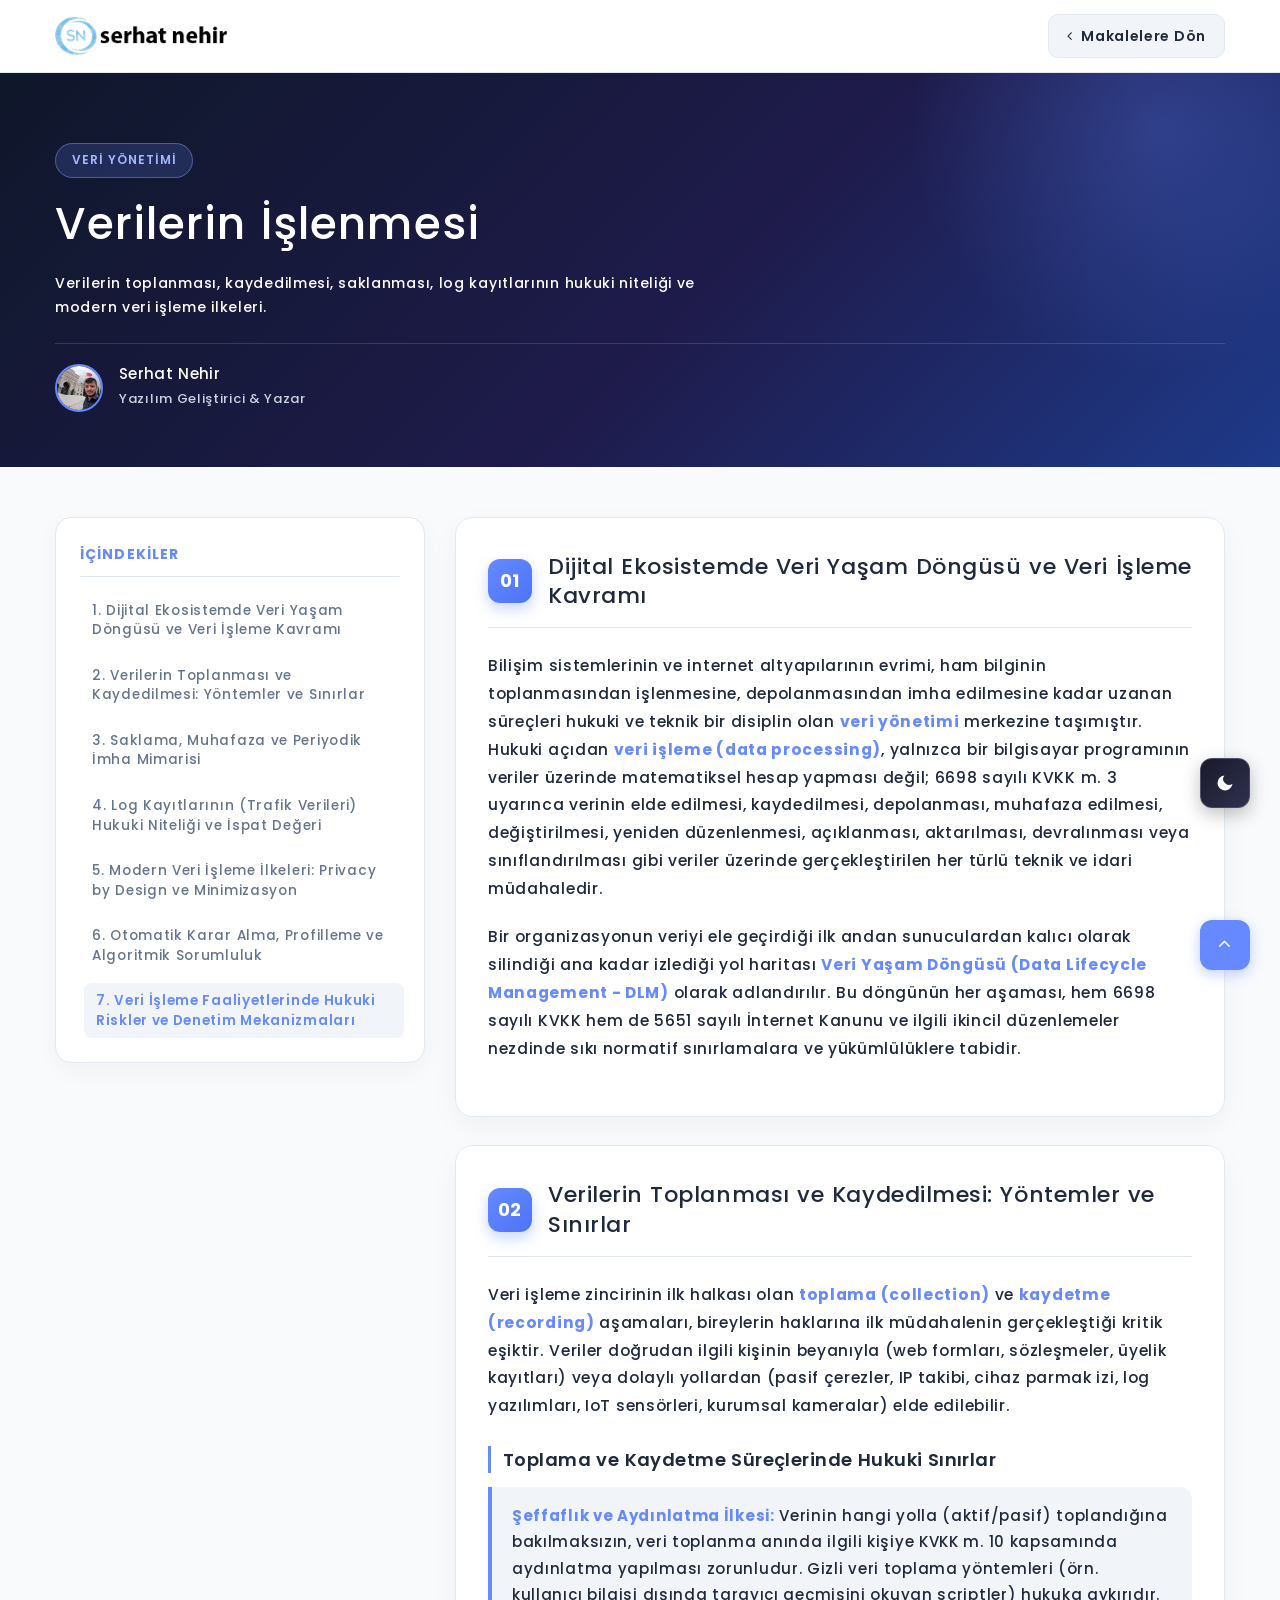
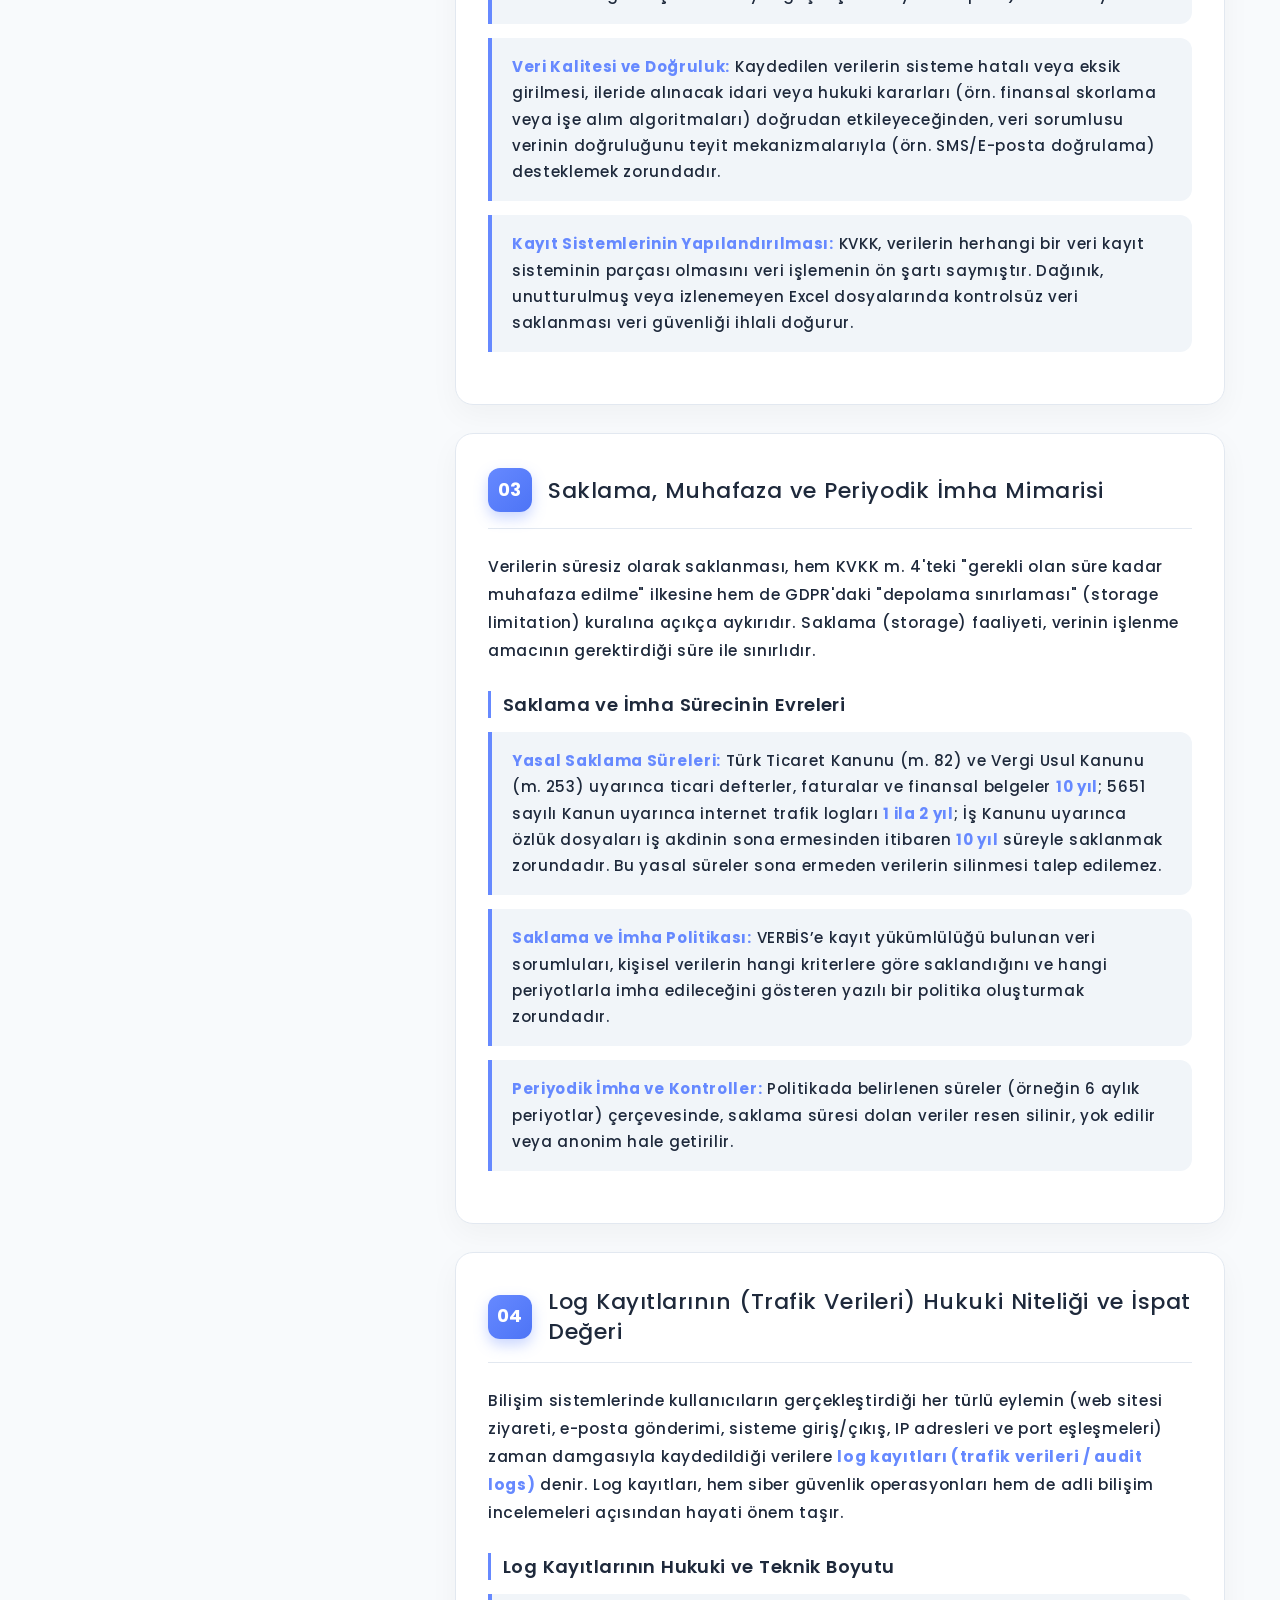
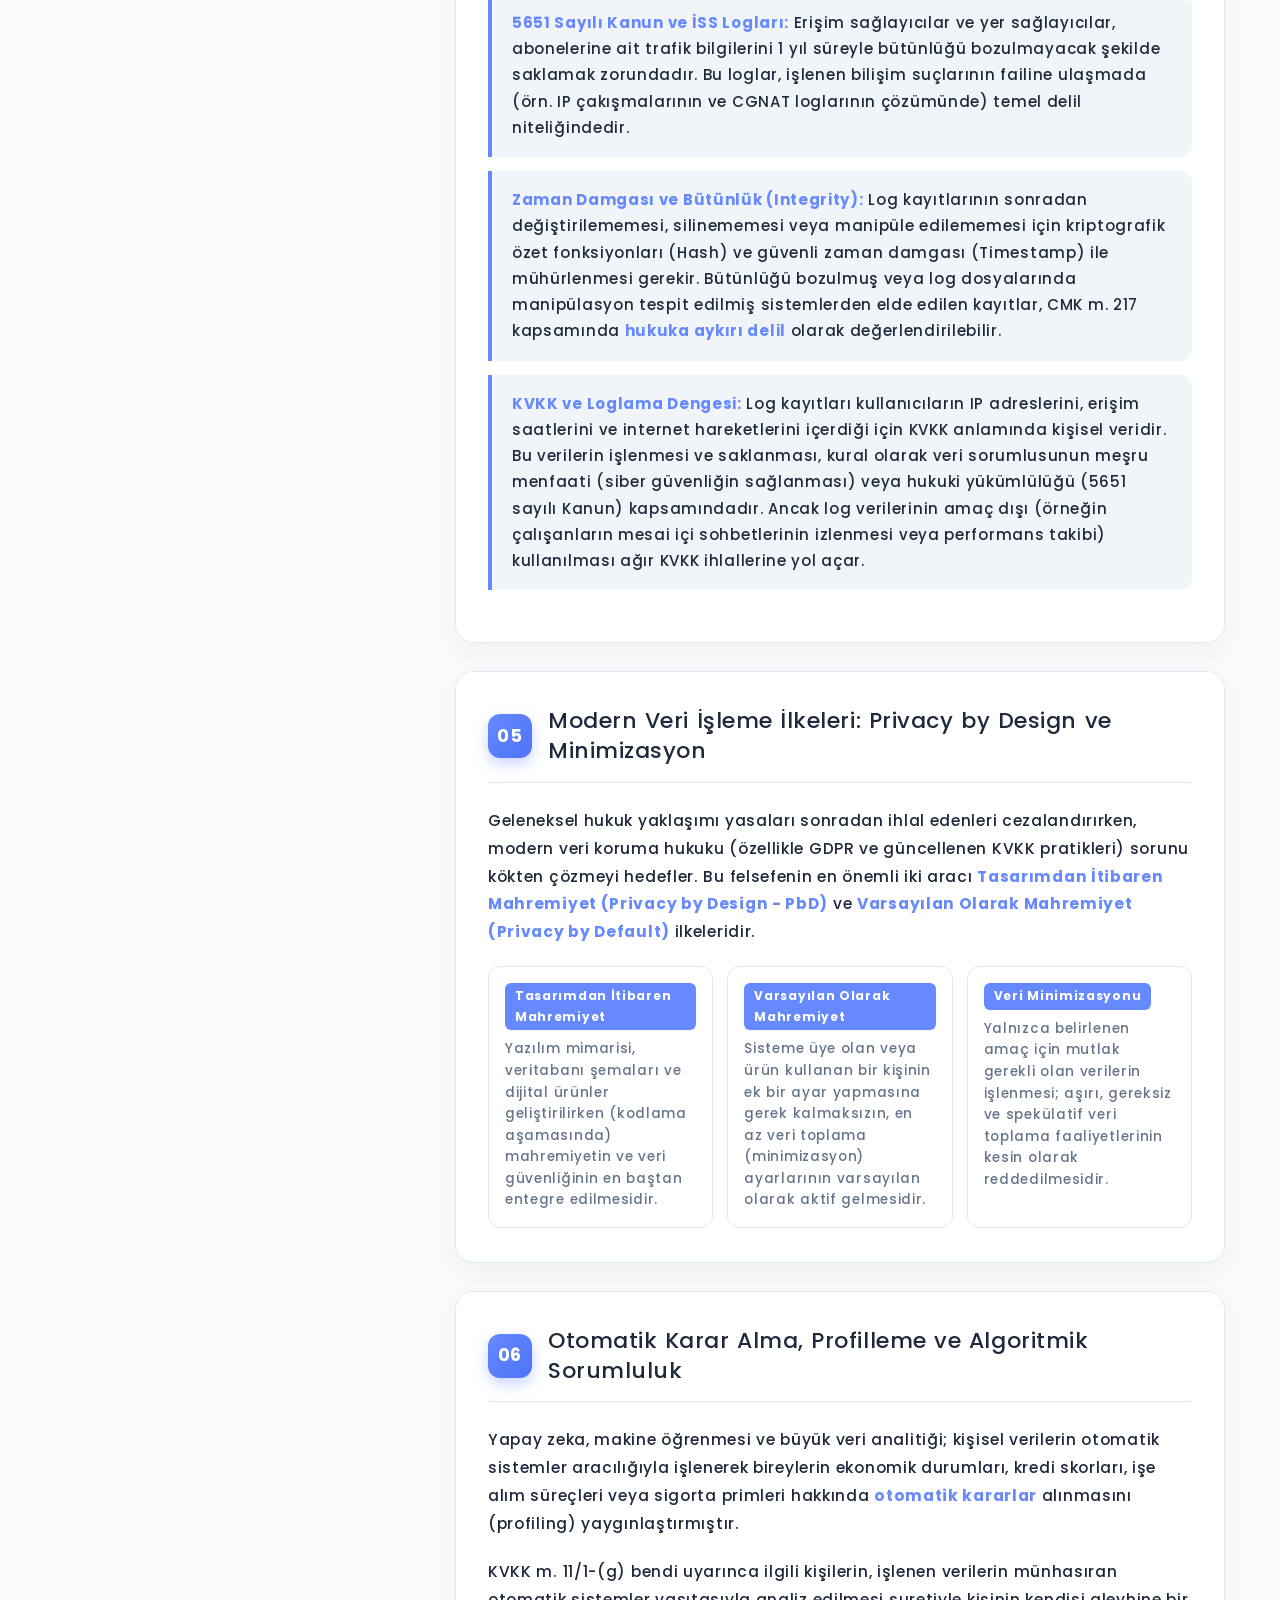
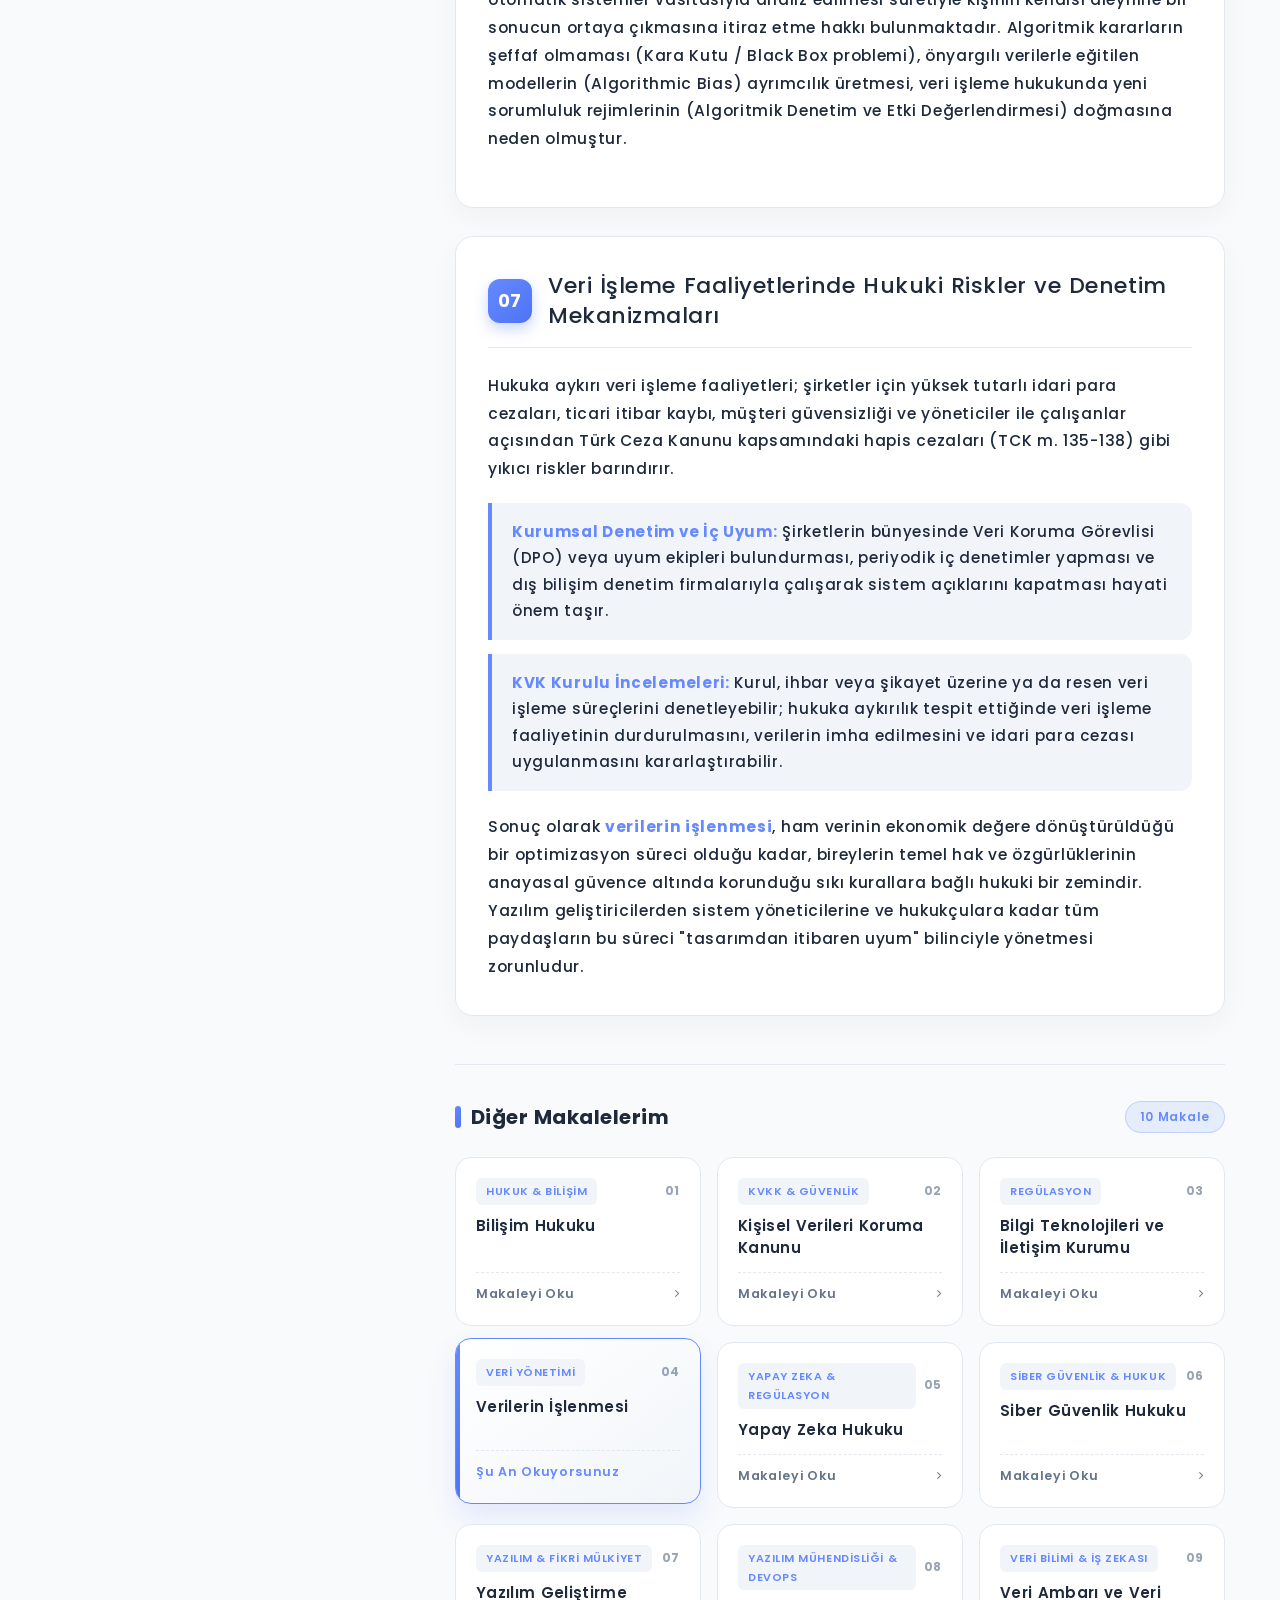
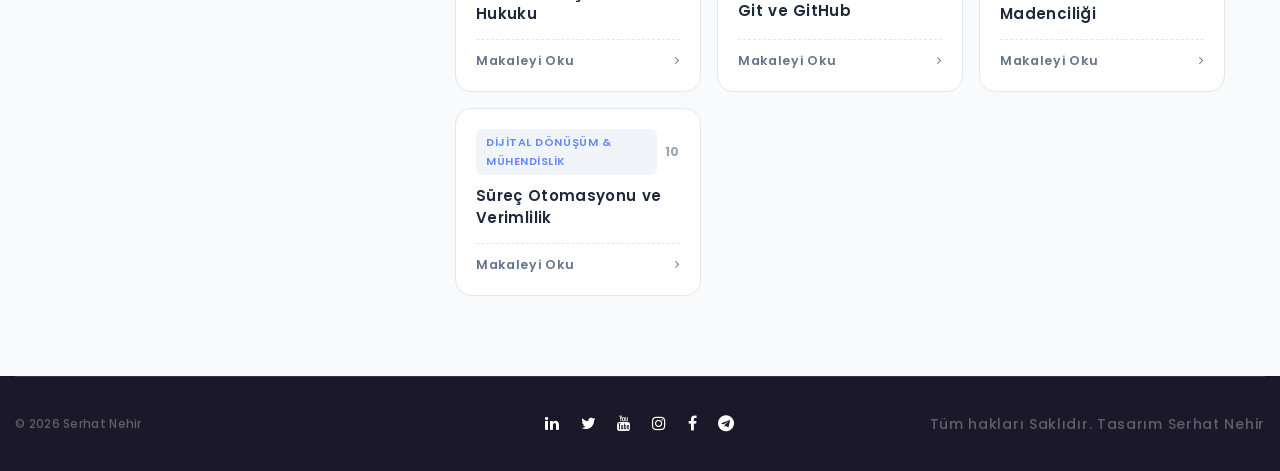
<file: makalelerim/verilerin_islenmesi.html>
<!DOCTYPE html>
<html class="wide" lang="tr">
  <head>
    <title>Verilerin İşlenmesi | Serhat Nehir</title>
    <meta name="format-detection" content="telephone=no">
    <meta name="viewport" content="width=device-width, initial-scale=1.0, maximum-scale=1.0, user-scalable=yes">
    <meta http-equiv="X-UA-Compatible" content="IE=edge">
    <meta charset="utf-8">
    <link rel="icon" href="../images/favicon.ico" type="image/x-icon">
    <link rel="canonical" href="https://www.serhatnehir.com.tr/makalelerim/verilerin_islenmesi.html">
    <meta name="description" content="Verilerin toplanması, kaydedilmesi, saklanması, log kayıtlarının hukuki niteliği ve modern veri işleme ilkeleri - Serhat Nehir" />
    <!-- Open Graph / Sosyal Medya Paylaşım Etiketleri -->
    <meta property="og:type" content="article">
    <meta property="og:locale" content="tr_TR">
    <meta property="og:site_name" content="Serhat Nehir">
    <meta property="og:title" content="Verilerin İşlenmesi | Serhat Nehir">
    <meta property="og:description" content="Verilerin toplanması, kaydedilmesi, saklanması, log kayıtlarının hukuki niteliği ve modern veri işleme ilkeleri.">
    <meta property="og:url" content="https://www.serhatnehir.com.tr/makalelerim/verilerin_islenmesi.html">
    <meta property="og:image" content="https://www.serhatnehir.com.tr/images/makaleler/verilerin_islenmesi.jpg">
    <meta name="twitter:card" content="summary_large_image">
    <meta name="twitter:title" content="Verilerin İşlenmesi | Serhat Nehir">
    <meta name="twitter:description" content="Verilerin toplanması, kaydedilmesi, saklanması, log kayıtlarının hukuki niteliği ve modern veri işleme ilkeleri.">
    <meta name="twitter:image" content="https://www.serhatnehir.com.tr/images/makaleler/verilerin_islenmesi.jpg">
    <!-- Google Fonts: Poppins -->
    <link rel="preconnect" href="https://fonts.googleapis.com">
    <link rel="preconnect" href="https://fonts.gstatic.com" crossorigin>
    <link href="https://fonts.googleapis.com/css2?family=Poppins:wght@300;400;500;600;700&display=swap" rel="stylesheet">
    <link rel="stylesheet" href="../css/bootstrap.css">
    <link rel="stylesheet" href="../css/fonts.css">
    <link rel="stylesheet" href="../css/style.css">
    <!-- Yapısal Veri (Schema.org JSON-LD) -->
    <script type="application/ld+json">
{
      "@context": "https://schema.org",
      "@type": "Article",
      "headline": "Verilerin İşlenmesi | Serhat Nehir",
      "description": "Verilerin toplanması, kaydedilmesi, saklanması, log kayıtlarının hukuki niteliği ve modern veri işleme ilkeleri.",
      "image": "https://www.serhatnehir.com.tr/images/makaleler/verilerin_islenmesi.jpg",
      "author": {
            "@type": "Person",
            "name": "Serhat Nehir",
            "url": "https://www.serhatnehir.com.tr/"
      },
      "publisher": {
            "@type": "Person",
            "name": "Serhat Nehir"
      },
      "mainEntityOfPage": {
            "@type": "WebPage",
            "@id": "https://www.serhatnehir.com.tr/makalelerim/verilerin_islenmesi.html"
      },
      "datePublished": "2026-11-04",
      "dateModified": "2026-11-04",
      "inLanguage": "tr-TR"
}
    </script>
  </head>

  <body class="article-page">
    <div id="scroll-progress"></div>

    <!-- Üst Bar -->
    <header class="article-topbar">
      <div class="container article-topbar-inner">
        <a href="../index.html" aria-label="Serhat Nehir Ana Sayfa"><img src="../images/logo_siyah.png" alt="Serhat Nehir Logo" width="180" height="40"/></a>
        <a class="back-home-btn" href="../index.html#makalelerim" aria-label="Makalelere Dön"><span class="fa fa-angle-left"></span> Makalelere Dön</a>
      </div>
    </header>

    <!-- Başlık (Hero) Alanı -->
    <section class="article-hero">
      <div class="container">
        <span class="article-category-pill">Veri Yönetimi</span>
        <h1>Verilerin İşlenmesi</h1>
        <p class="text-width-large">Verilerin toplanması, kaydedilmesi, saklanması, log kayıtlarının hukuki niteliği ve modern veri işleme ilkeleri.</p>
        <div class="article-author-bar">
          <img class="article-author-avatar" src="../images/sn.jpg" alt="Serhat Nehir" width="48" height="48" loading="lazy" />
          <div class="article-author-info">
            <h6>Serhat Nehir</h6>
            <span>Yazılım Geliştirici &amp; Yazar</span>
          </div>
        </div>
      </div>
    </section>

    <!-- Ana İçerik -->
    <main class="article-main-wrap">
      <div class="container">
        <div class="row">
          <!-- Sol Menü: İçindekiler -->
          <div class="col-lg-4">
            <aside class="toc-card">
              <div class="toc-title">İçindekiler</div>
              <ul class="toc-list">
                <li><a href="#bolum-1">1. Dijital Ekosistemde Veri Yaşam Döngüsü ve Veri İşleme Kavramı</a></li>
                <li><a href="#bolum-2">2. Verilerin Toplanması ve Kaydedilmesi: Yöntemler ve Sınırlar</a></li>
                <li><a href="#bolum-3">3. Saklama, Muhafaza ve Periyodik İmha Mimarisi</a></li>
                <li><a href="#bolum-4">4. Log Kayıtlarının (Trafik Verileri) Hukuki Niteliği ve İspat Değeri</a></li>
                <li><a href="#bolum-5">5. Modern Veri İşleme İlkeleri: Privacy by Design ve Minimizasyon</a></li>
                <li><a href="#bolum-6">6. Otomatik Karar Alma, Profilleme ve Algoritmik Sorumluluk</a></li>
                <li><a href="#bolum-7">7. Veri İşleme Faaliyetlerinde Hukuki Riskler ve Denetim Mekanizmaları</a></li>
              </ul>
            </aside>
          </div>

          <!-- Sağ Sütun: Makale Bölümleri -->
          <div class="col-lg-8">

            <!-- BÖLÜM 1 -->
            <section class="article-section-card" id="bolum-1">
              <div class="section-header-row">
                <div class="section-num-badge">01</div>
                <h3>Dijital Ekosistemde Veri Yaşam Döngüsü ve Veri İşleme Kavramı</h3>
              </div>
              <p class="article-prose">
                Bilişim sistemlerinin ve internet altyapılarının evrimi, ham bilginin toplanmasından işlenmesine, depolanmasından imha edilmesine kadar uzanan süreçleri hukuki ve teknik bir disiplin olan <strong>veri yönetimi</strong> merkezine taşımıştır. Hukuki açıdan <strong>veri işleme (data processing)</strong>, yalnızca bir bilgisayar programının veriler üzerinde matematiksel hesap yapması değil; 6698 sayılı KVKK m. 3 uyarınca verinin elde edilmesi, kaydedilmesi, depolanması, muhafaza edilmesi, değiştirilmesi, yeniden düzenlenmesi, açıklanması, aktarılması, devralınması veya sınıflandırılması gibi veriler üzerinde gerçekleştirilen her türlü teknik ve idari müdahaledir.
              </p>
              <p class="article-prose">
                Bir organizasyonun veriyi ele geçirdiği ilk andan sunuculardan kalıcı olarak silindiği ana kadar izlediği yol haritası <strong>Veri Yaşam Döngüsü (Data Lifecycle Management - DLM)</strong> olarak adlandırılır. Bu döngünün her aşaması, hem 6698 sayılı KVKK hem de 5651 sayılı İnternet Kanunu ve ilgili ikincil düzenlemeler nezdinde sıkı normatif sınırlamalara ve yükümlülüklere tabidir.
              </p>
            </section>

            <!-- BÖLÜM 2 -->
            <section class="article-section-card" id="bolum-2">
              <div class="section-header-row">
                <div class="section-num-badge">02</div>
                <h3>Verilerin Toplanması ve Kaydedilmesi: Yöntemler ve Sınırlar</h3>
              </div>
              <p class="article-prose">
                Veri işleme zincirinin ilk halkası olan <strong>toplama (collection)</strong> ve <strong>kaydetme (recording)</strong> aşamaları, bireylerin haklarına ilk müdahalenin gerçekleştiği kritik eşiktir. Veriler doğrudan ilgili kişinin beyanıyla (web formları, sözleşmeler, üyelik kayıtları) veya dolaylı yollardan (pasif çerezler, IP takibi, cihaz parmak izi, log yazılımları, IoT sensörleri, kurumsal kameralar) elde edilebilir.
              </p>

              <h4 class="article-subheading">Toplama ve Kaydetme Süreçlerinde Hukuki Sınırlar</h4>
              <ul class="article-topic-list">
                <li><strong>Şeffaflık ve Aydınlatma İlkesi:</strong> Verinin hangi yolla (aktif/pasif) toplandığına bakılmaksızın, veri toplanma anında ilgili kişiye KVKK m. 10 kapsamında aydınlatma yapılması zorunludur. Gizli veri toplama yöntemleri (örn. kullanıcı bilgisi dışında tarayıcı geçmişini okuyan scriptler) hukuka aykırıdır.</li>
                <li><strong>Veri Kalitesi ve Doğruluk:</strong> Kaydedilen verilerin sisteme hatalı veya eksik girilmesi, ileride alınacak idari veya hukuki kararları (örn. finansal skorlama veya işe alım algoritmaları) doğrudan etkileyeceğinden, veri sorumlusu verinin doğruluğunu teyit mekanizmalarıyla (örn. SMS/E-posta doğrulama) desteklemek zorundadır.</li>
                <li><strong>Kayıt Sistemlerinin Yapılandırılması:</strong> KVKK, verilerin herhangi bir veri kayıt sisteminin parçası olmasını veri işlemenin ön şartı saymıştır. Dağınık, unutturulmuş veya izlenemeyen Excel dosyalarında kontrolsüz veri saklanması veri güvenliği ihlali doğurur.</li>
              </ul>
            </section>

            <!-- BÖLÜM 3 -->
            <section class="article-section-card" id="bolum-3">
              <div class="section-header-row">
                <div class="section-num-badge">03</div>
                <h3>Saklama, Muhafaza ve Periyodik İmha Mimarisi</h3>
              </div>
              <p class="article-prose">
                Verilerin süresiz olarak saklanması, hem KVKK m. 4'teki "gerekli olan süre kadar muhafaza edilme" ilkesine hem de GDPR'daki "depolama sınırlaması" (storage limitation) kuralına açıkça aykırıdır. Saklama (storage) faaliyeti, verinin işlenme amacının gerektirdiği süre ile sınırlıdır.
              </p>

              <h4 class="article-subheading">Saklama ve İmha Sürecinin Evreleri</h4>
              <ul class="article-topic-list">
                <li><strong>Yasal Saklama Süreleri:</strong> Türk Ticaret Kanunu (m. 82) ve Vergi Usul Kanunu (m. 253) uyarınca ticari defterler, faturalar ve finansal belgeler <strong>10 yıl</strong>; 5651 sayılı Kanun uyarınca internet trafik logları <strong>1 ila 2 yıl</strong>; İş Kanunu uyarınca özlük dosyaları iş akdinin sona ermesinden itibaren <strong>10 yıl</strong> süreyle saklanmak zorundadır. Bu yasal süreler sona ermeden verilerin silinmesi talep edilemez.</li>
                <li><strong>Saklama ve İmha Politikası:</strong> VERBİS’e kayıt yükümlülüğü bulunan veri sorumluları, kişisel verilerin hangi kriterlere göre saklandığını ve hangi periyotlarla imha edileceğini gösteren yazılı bir politika oluşturmak zorundadır.</li>
                <li><strong>Periyodik İmha ve Kontroller:</strong> Politikada belirlenen süreler (örneğin 6 aylık periyotlar) çerçevesinde, saklama süresi dolan veriler resen silinir, yok edilir veya anonim hale getirilir.</li>
              </ul>
            </section>

            <!-- BÖLÜM 4 -->
            <section class="article-section-card" id="bolum-4">
              <div class="section-header-row">
                <div class="section-num-badge">04</div>
                <h3>Log Kayıtlarının (Trafik Verileri) Hukuki Niteliği ve İspat Değeri</h3>
              </div>
              <p class="article-prose">
                Bilişim sistemlerinde kullanıcıların gerçekleştirdiği her türlü eylemin (web sitesi ziyareti, e-posta gönderimi, sisteme giriş/çıkış, IP adresleri ve port eşleşmeleri) zaman damgasıyla kaydedildiği verilere <strong>log kayıtları (trafik verileri / audit logs)</strong> denir. Log kayıtları, hem siber güvenlik operasyonları hem de adli bilişim incelemeleri açısından hayati önem taşır.
              </p>

              <h4 class="article-subheading">Log Kayıtlarının Hukuki ve Teknik Boyutu</h4>
              <ul class="article-topic-list">
                <li><strong>5651 Sayılı Kanun ve İSS Logları:</strong> Erişim sağlayıcılar ve yer sağlayıcılar, abonelerine ait trafik bilgilerini 1 yıl süreyle bütünlüğü bozulmayacak şekilde saklamak zorundadır. Bu loglar, işlenen bilişim suçlarının failine ulaşmada (örn. IP çakışmalarının ve CGNAT loglarının çözümünde) temel delil niteliğindedir.</li>
                <li><strong>Zaman Damgası ve Bütünlük (Integrity):</strong> Log kayıtlarının sonradan değiştirilememesi, silinememesi veya manipüle edilememesi için kriptografik özet fonksiyonları (Hash) ve güvenli zaman damgası (Timestamp) ile mühürlenmesi gerekir. Bütünlüğü bozulmuş veya log dosyalarında manipülasyon tespit edilmiş sistemlerden elde edilen kayıtlar, CMK m. 217 kapsamında <strong>hukuka aykırı delil</strong> olarak değerlendirilebilir.</li>
                <li><strong>KVKK ve Loglama Dengesi:</strong> Log kayıtları kullanıcıların IP adreslerini, erişim saatlerini ve internet hareketlerini içerdiği için KVKK anlamında kişisel veridir. Bu verilerin işlenmesi ve saklanması, kural olarak veri sorumlusunun meşru menfaati (siber güvenliğin sağlanması) veya hukuki yükümlülüğü (5651 sayılı Kanun) kapsamındadır. Ancak log verilerinin amaç dışı (örneğin çalışanların mesai içi sohbetlerinin izlenmesi veya performans takibi) kullanılması ağır KVKK ihlallerine yol açar.</li>
              </ul>
            </section>

            <!-- BÖLÜM 5 -->
            <section class="article-section-card" id="bolum-5">
              <div class="section-header-row">
                <div class="section-num-badge">05</div>
                <h3>Modern Veri İşleme İlkeleri: Privacy by Design ve Minimizasyon</h3>
              </div>
              <p class="article-prose">
                Geleneksel hukuk yaklaşımı yasaları sonradan ihlal edenleri cezalandırırken, modern veri koruma hukuku (özellikle GDPR ve güncellenen KVKK pratikleri) sorunu kökten çözmeyi hedefler. Bu felsefenin en önemli iki aracı <strong>Tasarımdan İtibaren Mahremiyet (Privacy by Design - PbD)</strong> ve <strong>Varsayılan Olarak Mahremiyet (Privacy by Default)</strong> ilkeleridir.
              </p>
              <div class="law-subgrid">
                <div class="law-box">
                  <span class="law-box-tag">Tasarımdan İtibaren Mahremiyet</span>
                  <p>Yazılım mimarisi, veritabanı şemaları ve dijital ürünler geliştirilirken (kodlama aşamasında) mahremiyetin ve veri güvenliğinin en baştan entegre edilmesidir.</p>
                </div>
                <div class="law-box">
                  <span class="law-box-tag">Varsayılan Olarak Mahremiyet</span>
                  <p>Sisteme üye olan veya ürün kullanan bir kişinin ek bir ayar yapmasına gerek kalmaksızın, en az veri toplama (minimizasyon) ayarlarının varsayılan olarak aktif gelmesidir.</p>
                </div>
                <div class="law-box">
                  <span class="law-box-tag">Veri Minimizasyonu</span>
                  <p>Yalnızca belirlenen amaç için mutlak gerekli olan verilerin işlenmesi; aşırı, gereksiz ve spekülatif veri toplama faaliyetlerinin kesin olarak reddedilmesidir.</p>
                </div>
              </div>
            </section>

            <!-- BÖLÜM 6 -->
            <section class="article-section-card" id="bolum-6">
              <div class="section-header-row">
                <div class="section-num-badge">06</div>
                <h3>Otomatik Karar Alma, Profilleme ve Algoritmik Sorumluluk</h3>
              </div>
              <p class="article-prose">
                Yapay zeka, makine öğrenmesi ve büyük veri analitiği; kişisel verilerin otomatik sistemler aracılığıyla işlenerek bireylerin ekonomik durumları, kredi skorları, işe alım süreçleri veya sigorta primleri hakkında <strong>otomatik kararlar</strong> alınmasını (profiling) yaygınlaştırmıştır.
              </p>
              <p class="article-prose">
                KVKK m. 11/1-(g) bendi uyarınca ilgili kişilerin, işlenen verilerin münhasıran otomatik sistemler vasıtasıyla analiz edilmesi suretiyle kişinin kendisi aleyhine bir sonucun ortaya çıkmasına itiraz etme hakkı bulunmaktadır. Algoritmik kararların şeffaf olmaması (Kara Kutu / Black Box problemi), önyargılı verilerle eğitilen modellerin (Algorithmic Bias) ayrımcılık üretmesi, veri işleme hukukunda yeni sorumluluk rejimlerinin (Algoritmik Denetim ve Etki Değerlendirmesi) doğmasına neden olmuştur.
              </p>
            </section>

            <!-- BÖLÜM 7 -->
            <section class="article-section-card" id="bolum-7">
              <div class="section-header-row">
                <div class="section-num-badge">07</div>
                <h3>Veri İşleme Faaliyetlerinde Hukuki Riskler ve Denetim Mekanizmaları</h3>
              </div>
              <p class="article-prose">
                Hukuka aykırı veri işleme faaliyetleri; şirketler için yüksek tutarlı idari para cezaları, ticari itibar kaybı, müşteri güvensizliği ve yöneticiler ile çalışanlar açısından Türk Ceza Kanunu kapsamındaki hapis cezaları (TCK m. 135-138) gibi yıkıcı riskler barındırır.
              </p>
              <ul class="article-topic-list">
                <li><strong>Kurumsal Denetim ve İç Uyum:</strong> Şirketlerin bünyesinde Veri Koruma Görevlisi (DPO) veya uyum ekipleri bulundurması, periyodik iç denetimler yapması ve dış bilişim denetim firmalarıyla çalışarak sistem açıklarını kapatması hayati önem taşır.</li>
                <li><strong>KVK Kurulu İncelemeleri:</strong> Kurul, ihbar veya şikayet üzerine ya da resen veri işleme süreçlerini denetleyebilir; hukuka aykırılık tespit ettiğinde veri işleme faaliyetinin durdurulmasını, verilerin imha edilmesini ve idari para cezası uygulanmasını kararlaştırabilir.</li>
              </ul>
              <p class="article-prose article-prose-summary">
                Sonuç olarak <strong>verilerin işlenmesi</strong>, ham verinin ekonomik değere dönüştürüldüğü bir optimizasyon süreci olduğu kadar, bireylerin temel hak ve özgürlüklerinin anayasal güvence altında korunduğu sıkı kurallara bağlı hukuki bir zemindir. Yazılım geliştiricilerden sistem yöneticilerine ve hukukçulara kadar tüm paydaşların bu süreci "tasarımdan itibaren uyum" bilinciyle yönetmesi zorunludur.
              </p>
            </section>

            <!-- Diğer Makaleler -->
            <div class="other-articles-box">
              <div class="other-articles-header">
                <h5>Diğer Makalelerim</h5>
                <span class="other-articles-count">10 Makale</span>
              </div>
              <div class="other-articles-grid">
                <a class="other-article-link" href="bilisim_hukuku.html">
                  <div>
                    <div class="other-article-top">
                      <span class="other-article-cat">Hukuk &amp; Bilişim</span>
                      <span class="other-article-num">01</span>
                    </div>
                    <h6>Bilişim Hukuku</h6>
                  </div>
                  <div class="other-article-footer">
                    <span class="read-status">Makaleyi Oku</span>
                    <span class="fa fa-angle-right"></span>
                  </div>
                </a>
                <a class="other-article-link" href="kvkk.html">
                  <div>
                    <div class="other-article-top">
                      <span class="other-article-cat">KVKK &amp; Güvenlik</span>
                      <span class="other-article-num">02</span>
                    </div>
                    <h6>Kişisel Verileri Koruma Kanunu</h6>
                  </div>
                  <div class="other-article-footer">
                    <span class="read-status">Makaleyi Oku</span>
                    <span class="fa fa-angle-right"></span>
                  </div>
                </a>
                <a class="other-article-link" href="btk.html">
                  <div>
                    <div class="other-article-top">
                      <span class="other-article-cat">Regülasyon</span>
                      <span class="other-article-num">03</span>
                    </div>
                    <h6>Bilgi Teknolojileri ve İletişim Kurumu</h6>
                  </div>
                  <div class="other-article-footer">
                    <span class="read-status">Makaleyi Oku</span>
                    <span class="fa fa-angle-right"></span>
                  </div>
                </a>
                <a class="other-article-link active" href="verilerin_islenmesi.html">
                  <div>
                    <div class="other-article-top">
                      <span class="other-article-cat">Veri Yönetimi</span>
                      <span class="other-article-num">04</span>
                    </div>
                    <h6>Verilerin İşlenmesi</h6>
                  </div>
                  <div class="other-article-footer">
                    <span class="read-status">Şu An Okuyorsunuz</span>
                    <span class="fa fa-check-circle"></span>
                  </div>
                </a>
                <a class="other-article-link" href="yapay_zeka_hukuku.html">
                  <div>
                    <div class="other-article-top">
                      <span class="other-article-cat">Yapay Zeka &amp; Regülasyon</span>
                      <span class="other-article-num">05</span>
                    </div>
                    <h6>Yapay Zeka Hukuku</h6>
                  </div>
                  <div class="other-article-footer">
                    <span class="read-status">Makaleyi Oku</span>
                    <span class="fa fa-angle-right"></span>
                  </div>
                </a>
                <a class="other-article-link" href="siber_guvenlik_hukuku.html">
                  <div>
                    <div class="other-article-top">
                      <span class="other-article-cat">Siber Güvenlik &amp; Hukuk</span>
                      <span class="other-article-num">06</span>
                    </div>
                    <h6>Siber Güvenlik Hukuku</h6>
                  </div>
                  <div class="other-article-footer">
                    <span class="read-status">Makaleyi Oku</span>
                    <span class="fa fa-angle-right"></span>
                  </div>
                </a>
                <a class="other-article-link" href="yazilim_gelistirme_hukuku.html">
                  <div>
                    <div class="other-article-top">
                      <span class="other-article-cat">Yazılım &amp; Fikri Mülkiyet</span>
                      <span class="other-article-num">07</span>
                    </div>
                    <h6>Yazılım Geliştirme Hukuku</h6>
                  </div>
                  <div class="other-article-footer">
                    <span class="read-status">Makaleyi Oku</span>
                    <span class="fa fa-angle-right"></span>
                  </div>
                </a>
                <a class="other-article-link" href="git_ve_github.html">
                  <div>
                    <div class="other-article-top">
                      <span class="other-article-cat">Yazılım Mühendisliği &amp; DevOps</span>
                      <span class="other-article-num">08</span>
                    </div>
                    <h6>Git ve GitHub</h6>
                  </div>
                  <div class="other-article-footer">
                    <span class="read-status">Makaleyi Oku</span>
                    <span class="fa fa-angle-right"></span>
                  </div>
                </a>
                <a class="other-article-link" href="veri_ambari_ve_veri_madenciligi.html">
                  <div>
                    <div class="other-article-top">
                      <span class="other-article-cat">Veri Bilimi &amp; İş Zekası</span>
                      <span class="other-article-num">09</span>
                    </div>
                    <h6>Veri Ambarı ve Veri Madenciliği</h6>
                  </div>
                  <div class="other-article-footer">
                    <span class="read-status">Makaleyi Oku</span>
                    <span class="fa fa-angle-right"></span>
                  </div>
                </a>
                <a class="other-article-link" href="surec_otomasyonu_ve_verimlilik.html">
                  <div>
                    <div class="other-article-top">
                      <span class="other-article-cat">Dijital Dönüşüm &amp; Mühendislik</span>
                      <span class="other-article-num">10</span>
                    </div>
                    <h6>Süreç Otomasyonu ve Verimlilik</h6>
                  </div>
                  <div class="other-article-footer">
                    <span class="read-status">Makaleyi Oku</span>
                    <span class="fa fa-angle-right"></span>
                  </div>
                </a>
              </div>
            </div>
          </div>
        </div>
      </div>
    </main>

    <!-- Alt Bilgi (Footer) -->
    <footer class="section section-fluid footer-minimal context-dark">
      <div class="bg-gray-15">
        <div class="container-fluid">
          <div class="footer-minimal-bottom-panel text-sm-left">
            <div class="row row-10 align-items-md-center">
              <div class="col-sm-6 col-md-4 text-sm-right text-md-center">
                <ul class="list-inline list-inline-sm footer-social-list-2">
                  <li><a class="icon fa fa-linkedin" href="https://www.linkedin.com/in/serhatnehir" target="_blank" rel="noopener noreferrer" aria-label="LinkedIn"></a></li>
                  <li><a class="icon fa fa-twitter" href="https://x.com/serhatnehir" target="_blank" rel="noopener noreferrer" aria-label="X (Twitter)"></a></li>
                  <li><a class="icon fa fa-youtube" href="https://www.youtube.com/serhatnehir" target="_blank" rel="noopener noreferrer" aria-label="YouTube"></a></li>
                  <li><a class="icon fa fa-instagram" href="https://www.instagram.com/serhat.nehir" target="_blank" rel="noopener noreferrer" aria-label="Instagram"></a></li>
                  <li><a class="icon fa fa-facebook" href="https://www.facebook.com/serhatnehir" target="_blank" rel="noopener noreferrer" aria-label="Facebook"></a></li>
                  <li><a class="icon fa fa-telegram" href="https://t.me/serhatnehir" target="_blank" rel="noopener noreferrer" aria-label="Telegram"></a></li>
                </ul>
              </div>
              <div class="col-sm-6 col-md-4 order-sm-first">
                <p class="rights"><span>&copy;&nbsp;</span><span class="copyright-year">2026</span> <span>Serhat Nehir</span></p>
              </div>
              <div class="col-sm-6 col-md-4 text-md-right">
                <span>Tüm hakları Saklıdır.</span> <span>Tasarım Serhat Nehir</span>
              </div>
            </div>
          </div>
        </div>
      </div>
    </footer>

    <script src="../js/core.min.js"></script>
    <script src="../js/script.js"></script>
  </body>
</html>
</file>
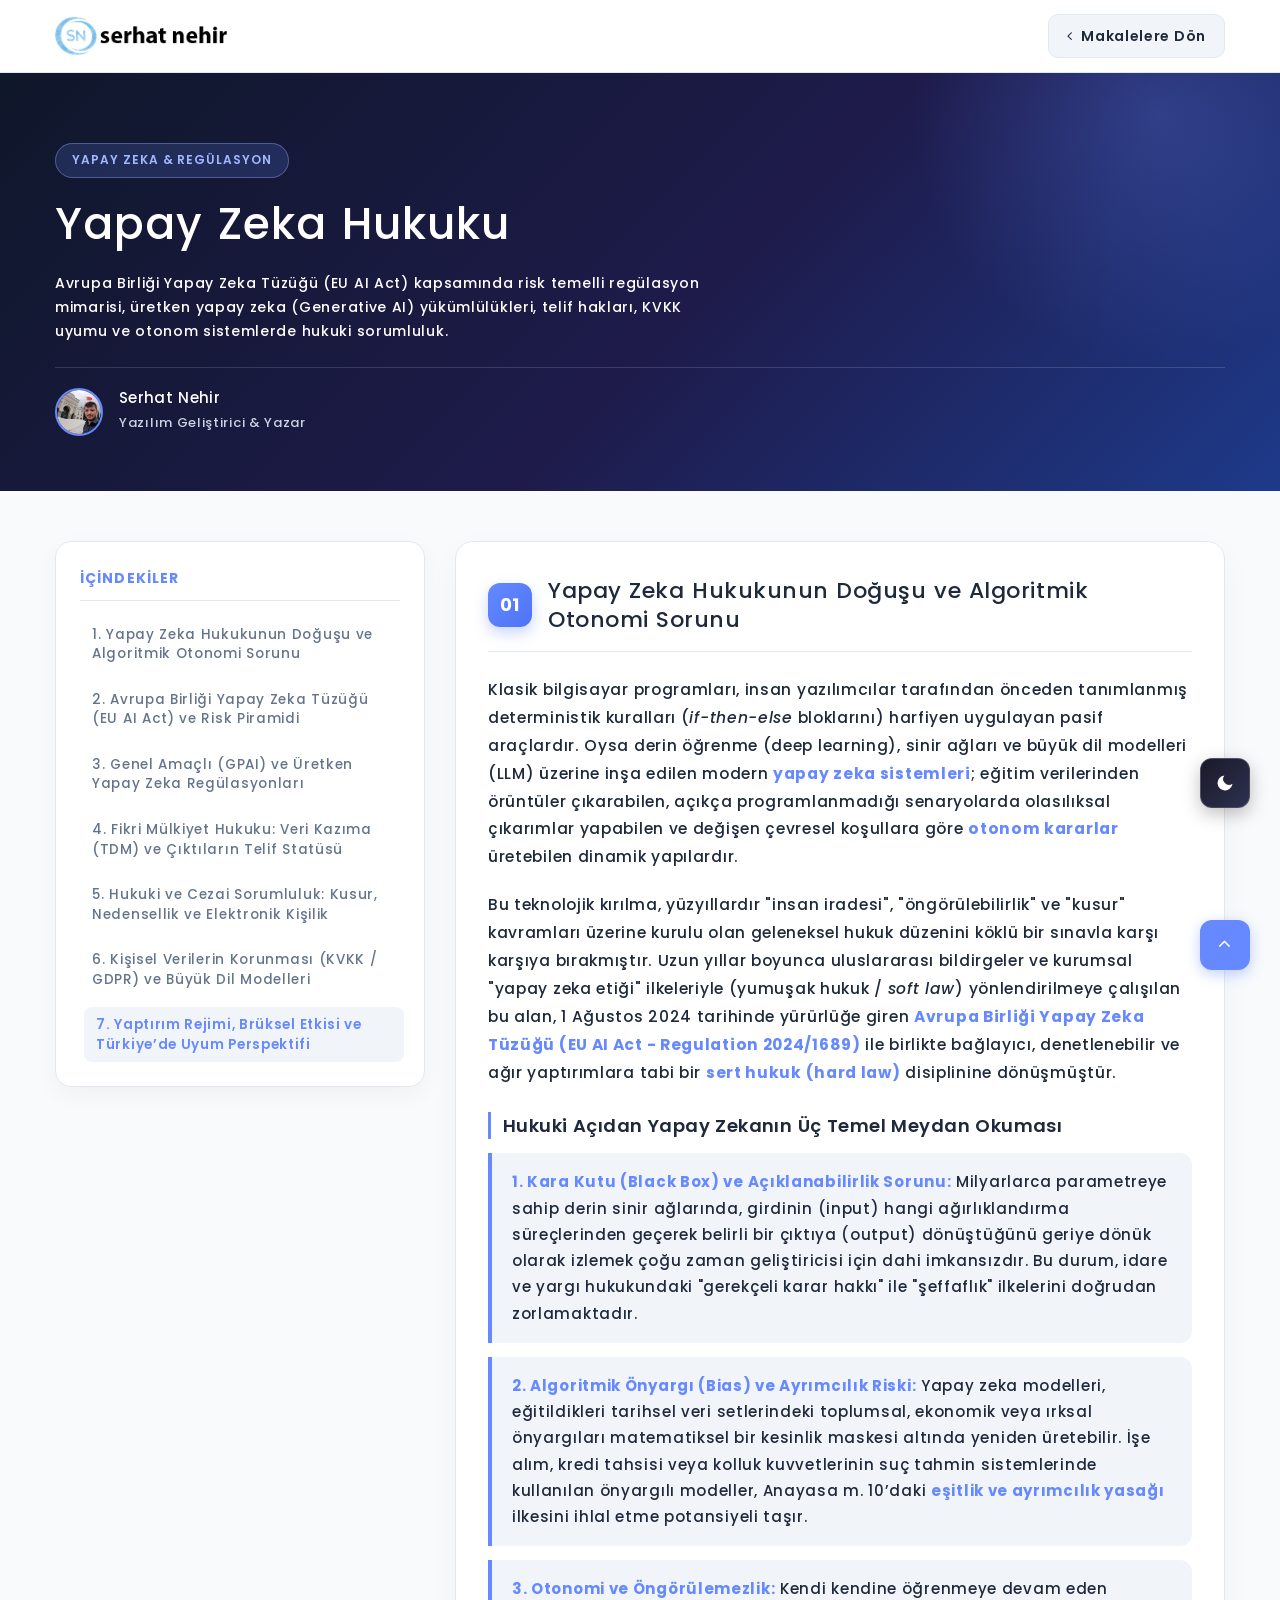
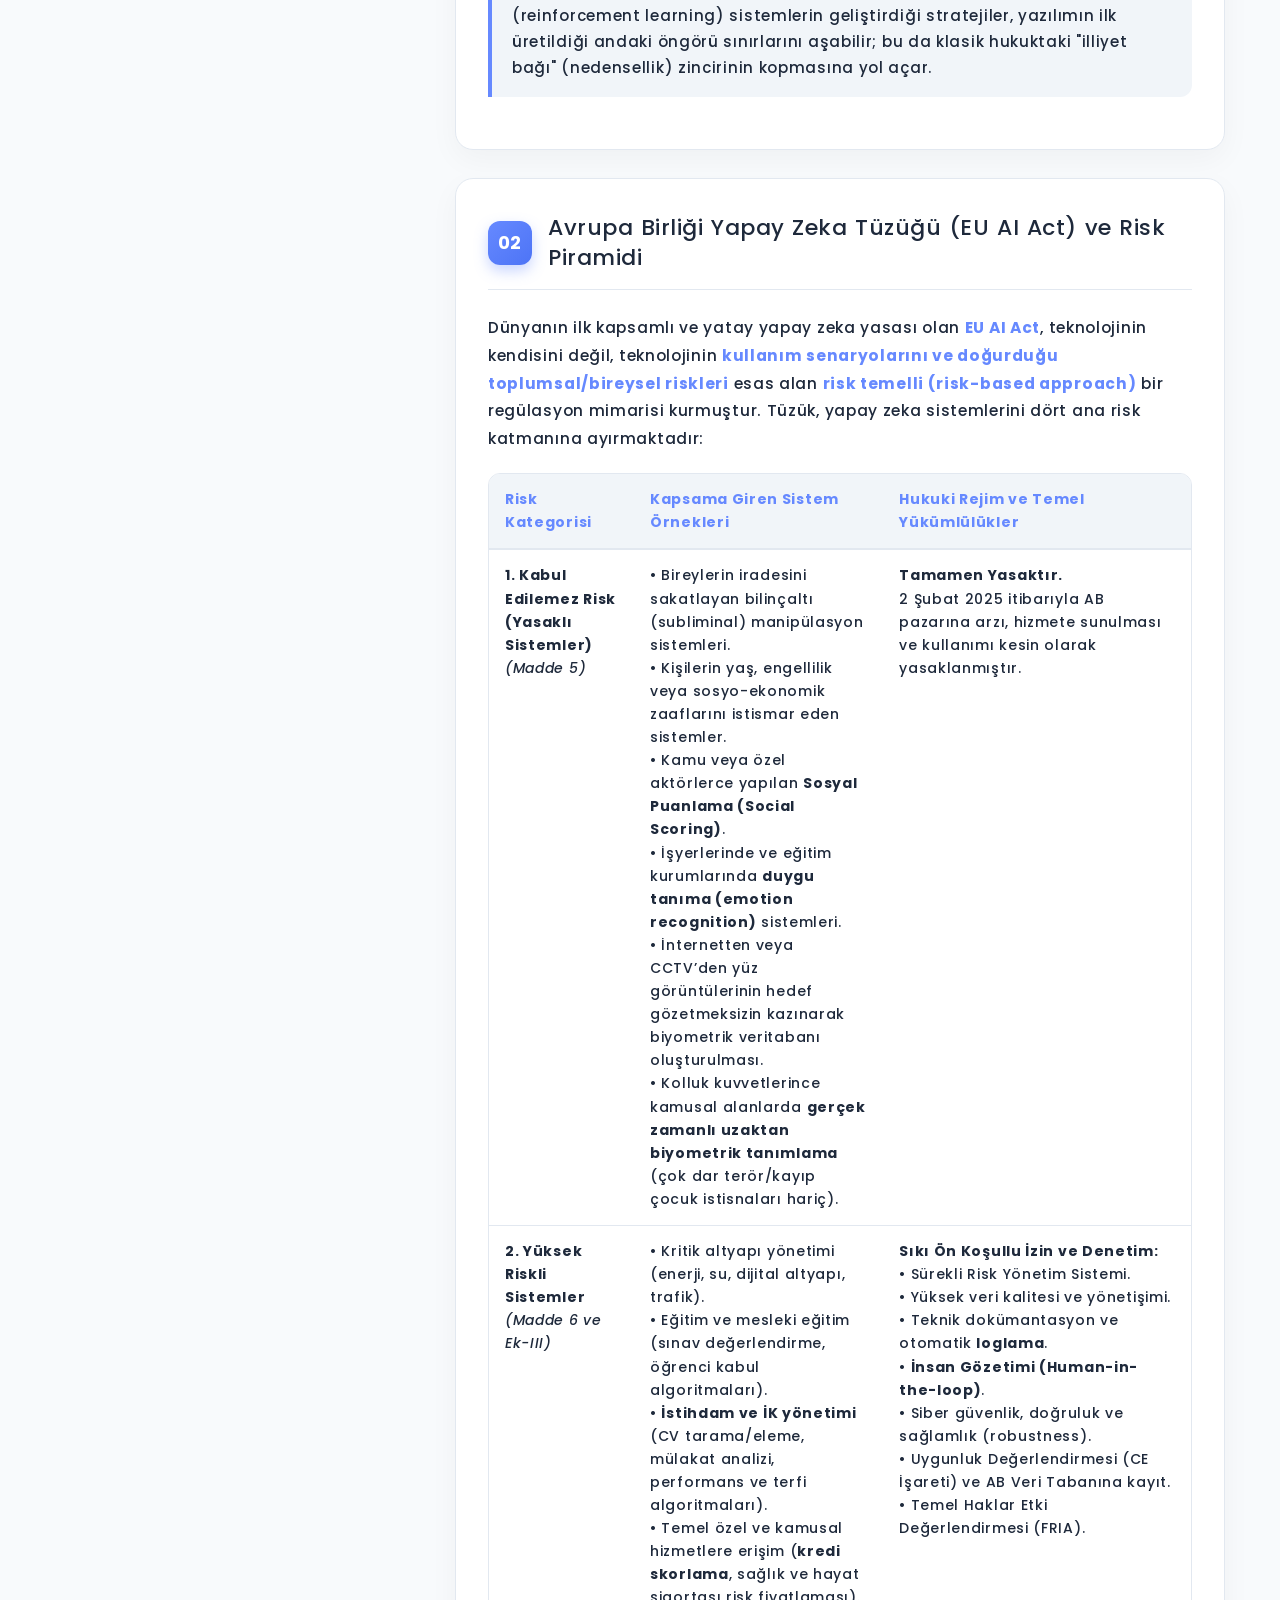
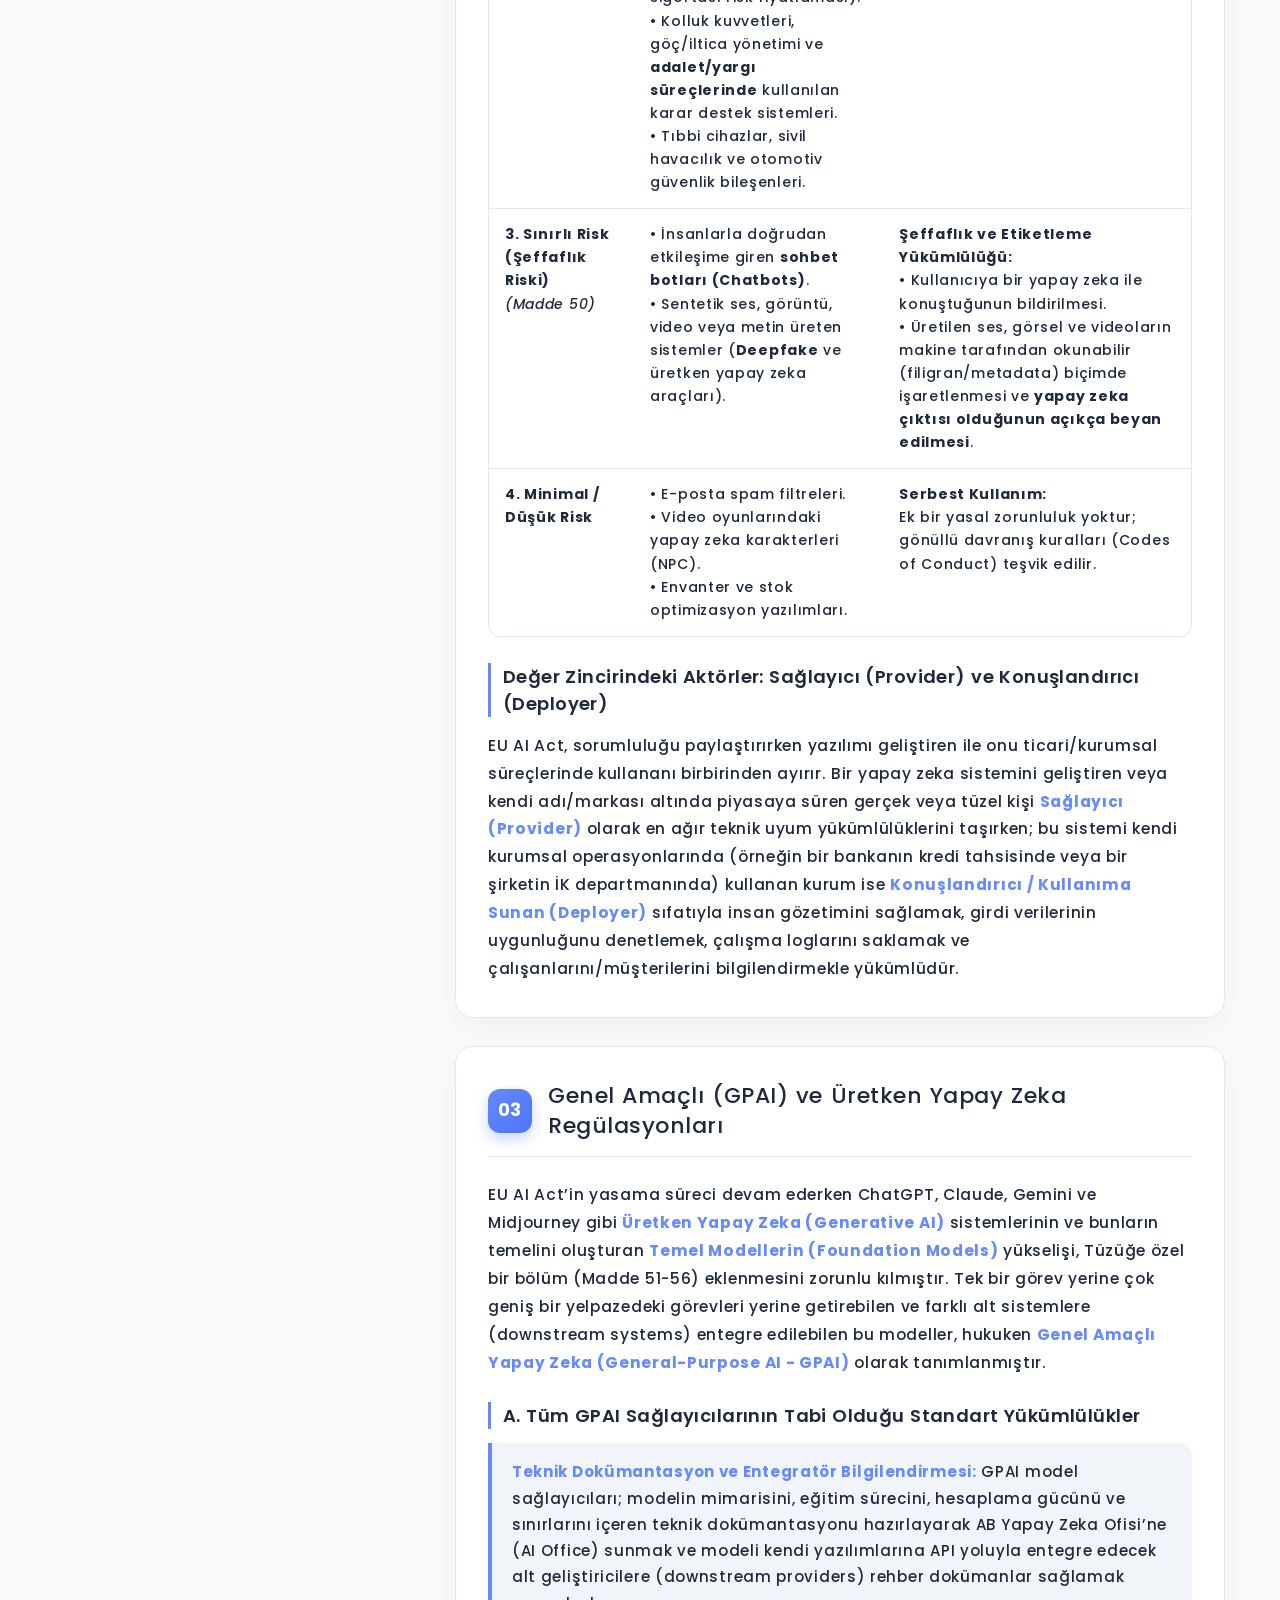
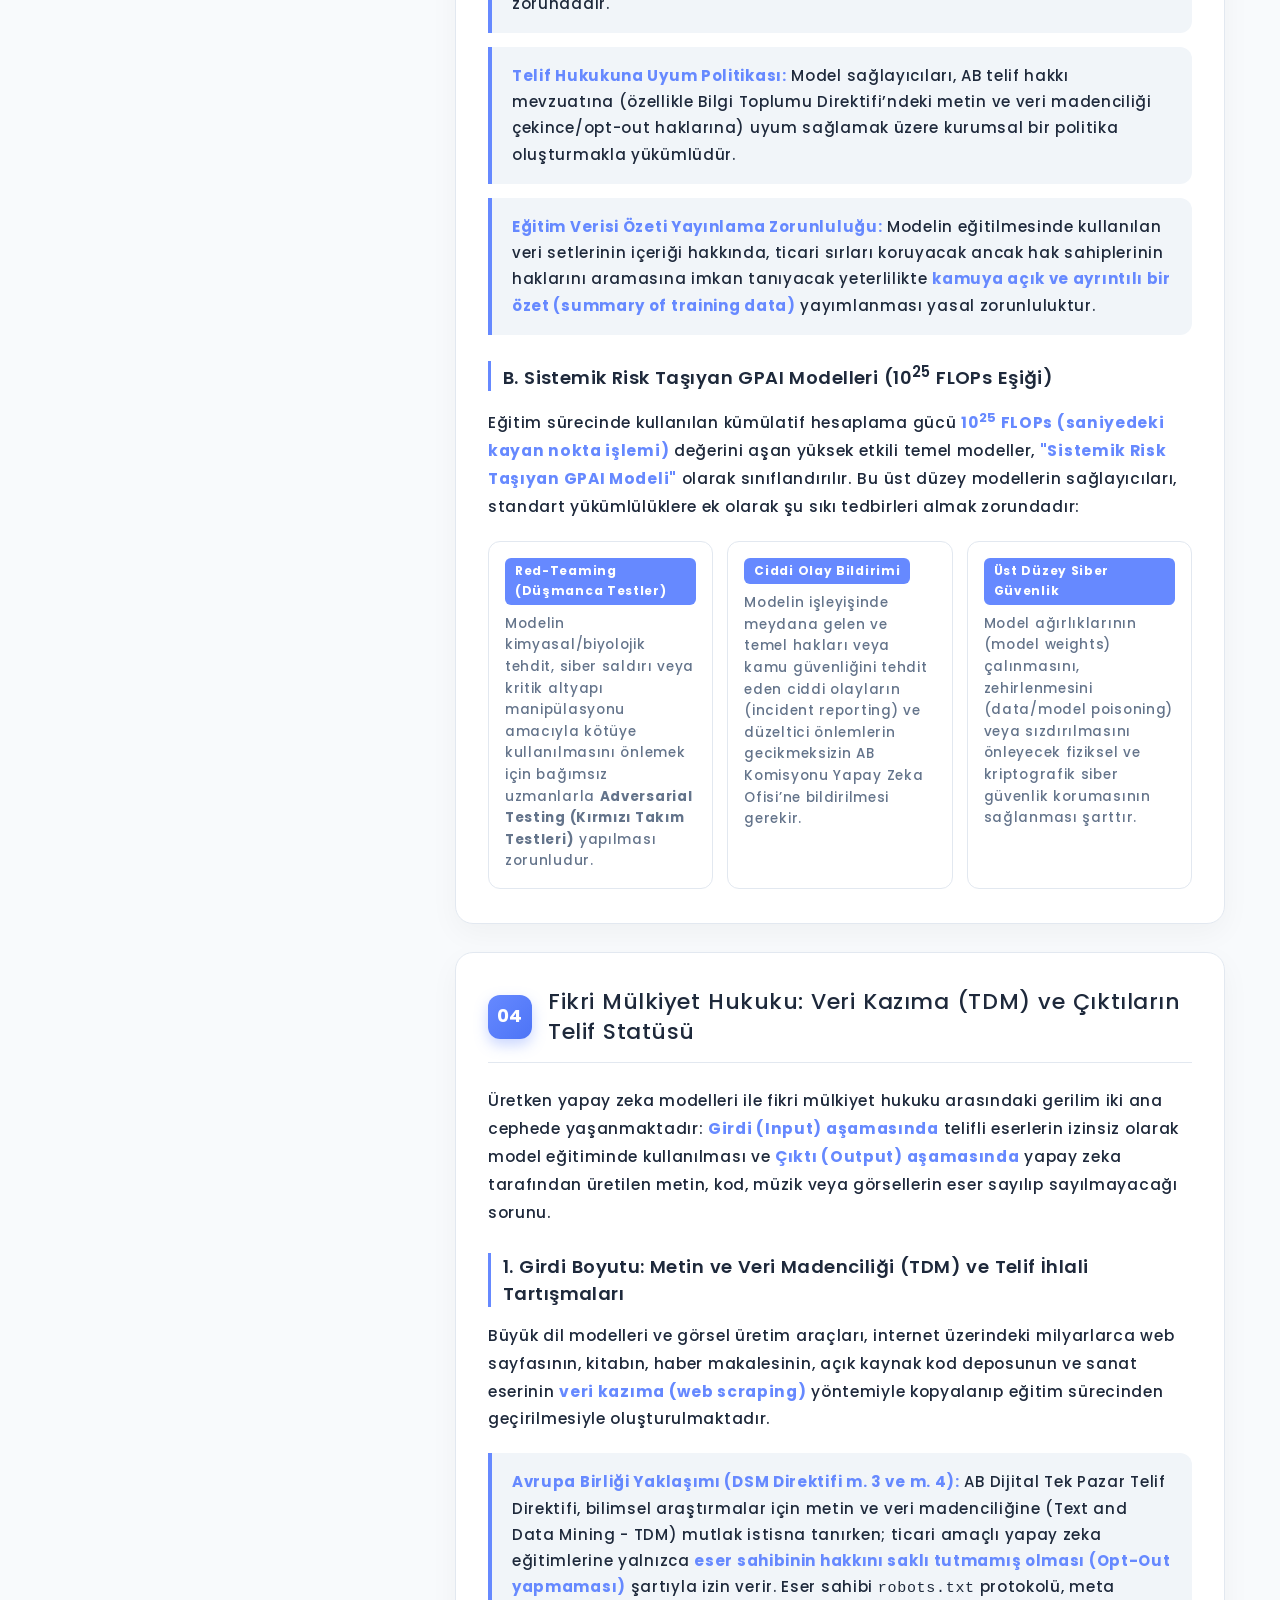
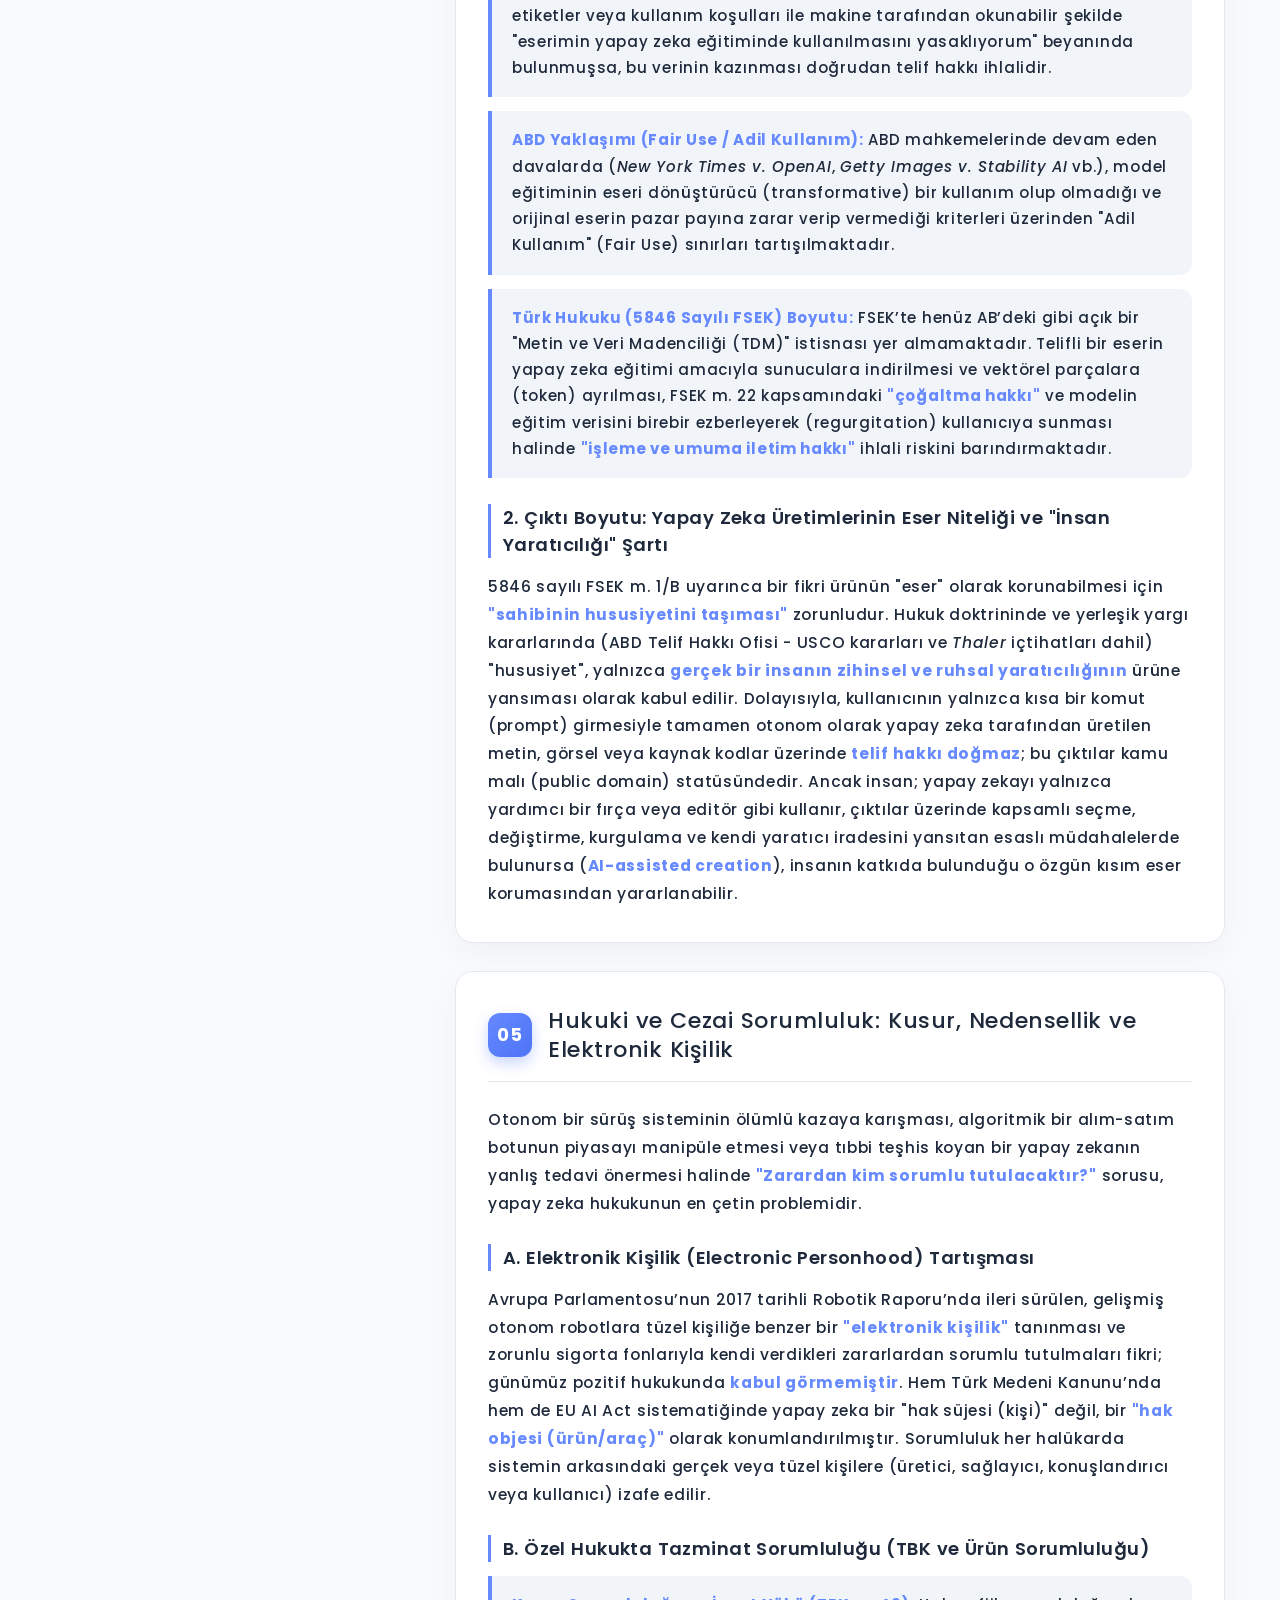
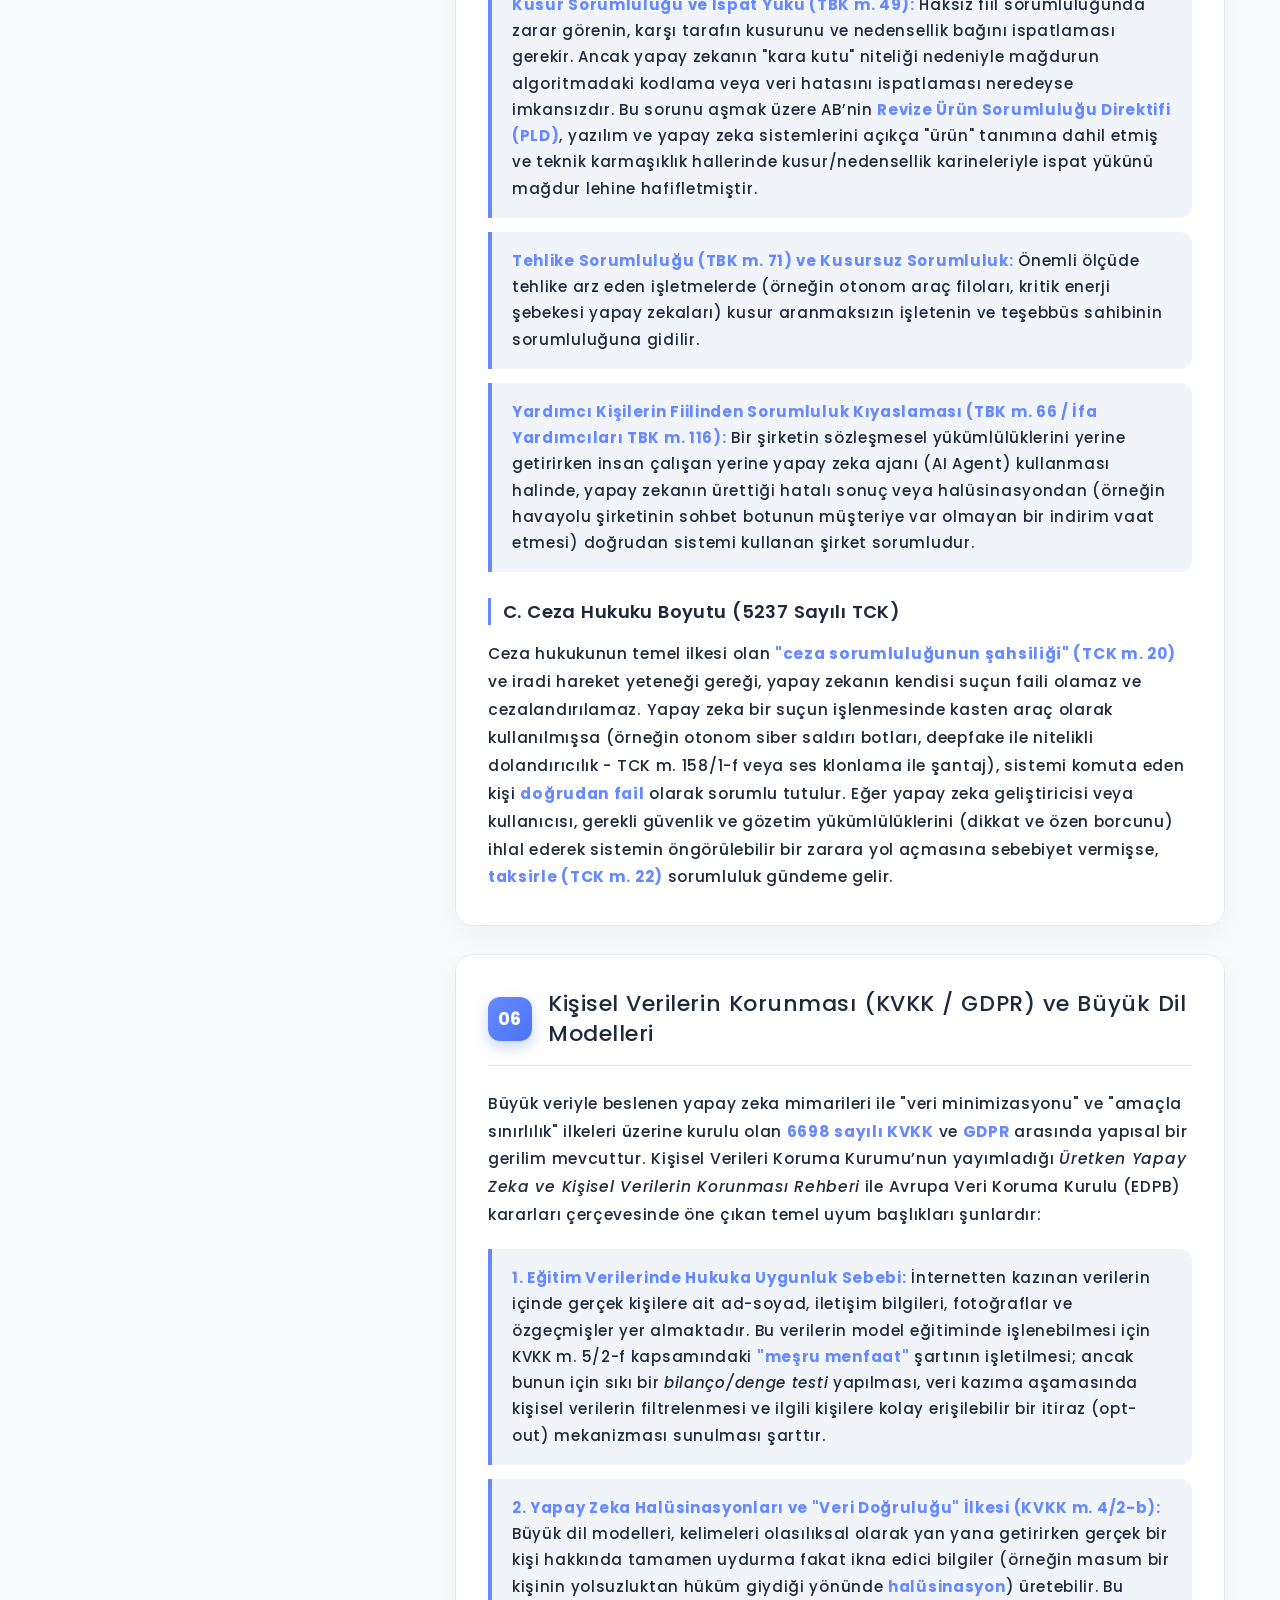
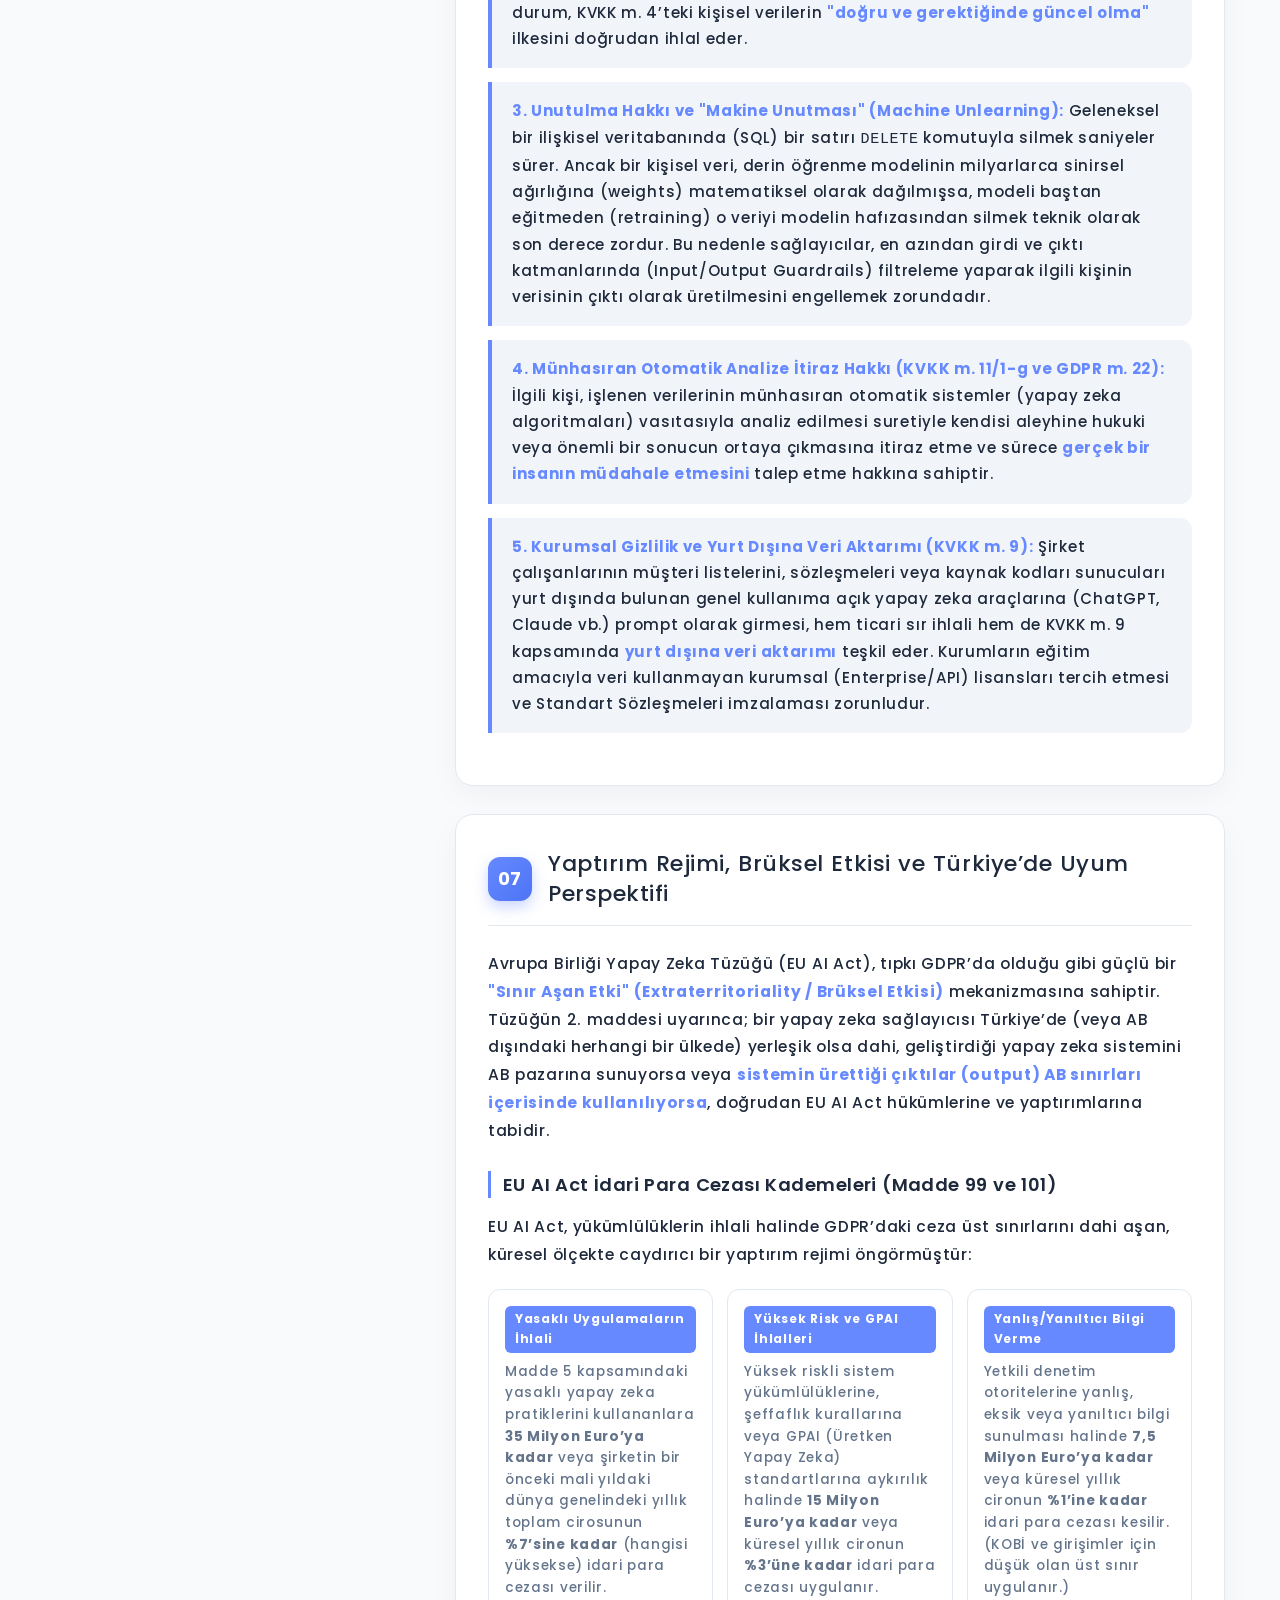
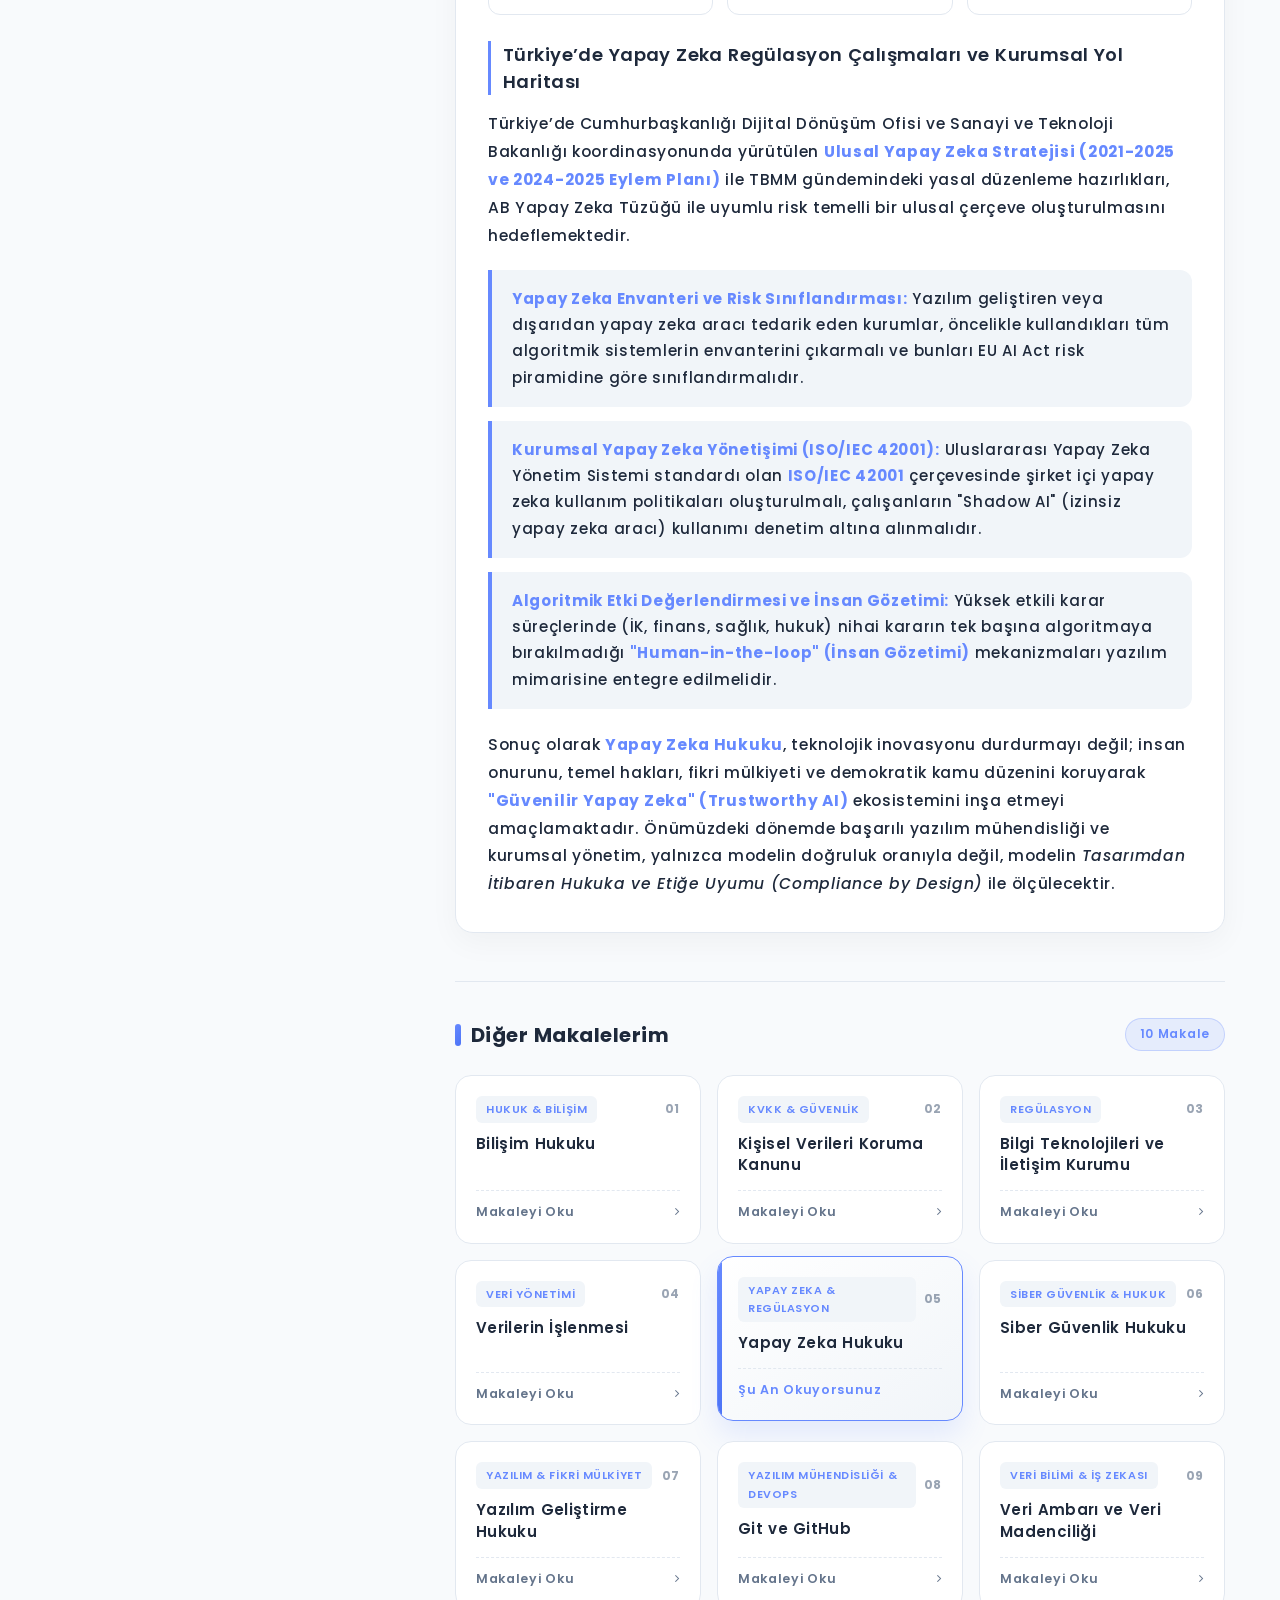
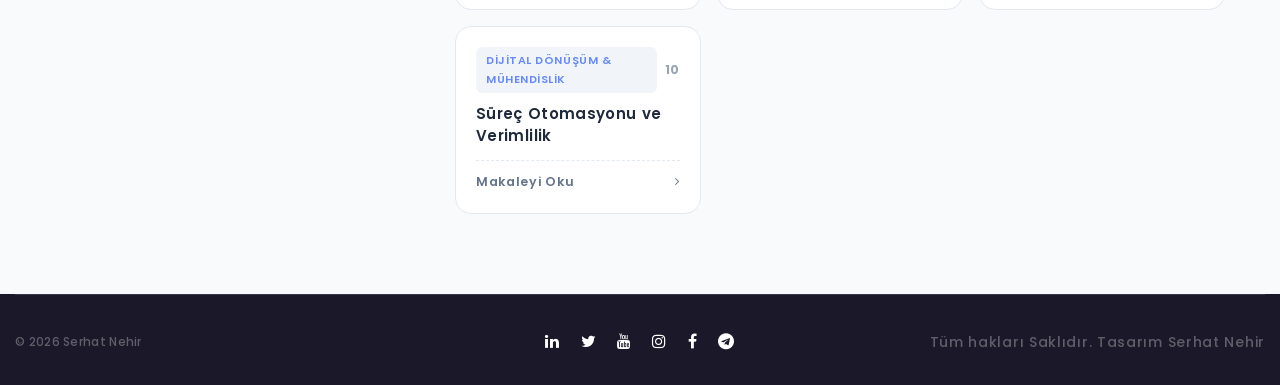
<file: makalelerim/yapay_zeka_hukuku.html>
<!DOCTYPE html>
<html class="wide" lang="tr">
  <head>
    <title>Yapay Zeka Hukuku | Serhat Nehir</title>
    <meta name="format-detection" content="telephone=no">
    <meta name="viewport" content="width=device-width, initial-scale=1.0, maximum-scale=1.0, user-scalable=yes">
    <meta http-equiv="X-UA-Compatible" content="IE=edge">
    <meta charset="utf-8">
    <link rel="icon" href="../images/favicon.ico" type="image/x-icon">
    <link rel="canonical" href="https://www.serhatnehir.com.tr/makalelerim/yapay_zeka_hukuku.html">
    <meta name="description" content="Yapay Zeka Hukuku, Avrupa Birliği Yapay Zeka Tüzüğü (EU AI Act), üretken yapay zeka (Generative AI) regülasyonları, telif hakları, KVKK uyumu ve hukuki sorumluluk rejimi - Serhat Nehir" />
    <!-- Open Graph / Sosyal Medya Paylaşım Etiketleri -->
    <meta property="og:type" content="article">
    <meta property="og:locale" content="tr_TR">
    <meta property="og:site_name" content="Serhat Nehir">
    <meta property="og:title" content="Yapay Zeka Hukuku | Serhat Nehir">
    <meta property="og:description" content="Avrupa Birliği Yapay Zeka Yasası (EU AI Act) risk sınıflandırması, büyük dil modelleri (LLM), telif hakları, algoritmik şeffaflık ve hukuki sorumluluk.">
    <meta property="og:url" content="https://www.serhatnehir.com.tr/makalelerim/yapay_zeka_hukuku.html">
    <meta property="og:image" content="https://www.serhatnehir.com.tr/images/makaleler/yapayzekahukuku.png">
    <meta name="twitter:card" content="summary_large_image">
    <meta name="twitter:title" content="Yapay Zeka Hukuku | Serhat Nehir">
    <meta name="twitter:description" content="EU AI Act risk piramidi, üretken yapay zeka regülasyonları, veri kazıma (TDM), KVKK uyumu ve otonom sistemlerde sorumluluk.">
    <meta name="twitter:image" content="https://www.serhatnehir.com.tr/images/makaleler/yapayzekahukuku.png">
    <!-- Google Fonts: Poppins -->
    <link rel="preconnect" href="https://fonts.googleapis.com">
    <link rel="preconnect" href="https://fonts.gstatic.com" crossorigin>
    <link href="https://fonts.googleapis.com/css2?family=Poppins:wght@300;400;500;600;700&display=swap" rel="stylesheet">
    <link rel="stylesheet" href="../css/bootstrap.css">
    <link rel="stylesheet" href="../css/fonts.css">
    <link rel="stylesheet" href="../css/style.css">
    <!-- Yapısal Veri (Schema.org JSON-LD) -->
    <script type="application/ld+json">
{
      "@context": "https://schema.org",
      "@type": "Article",
      "headline": "Yapay Zeka Hukuku | Serhat Nehir",
      "description": "Avrupa Birliği Yapay Zeka Yasası (EU AI Act) risk sınıflandırması, büyük dil modelleri (LLM), telif hakları, algoritmik şeffaflık ve hukuki sorumluluk.",
      "image": "https://www.serhatnehir.com.tr/images/makaleler/yapayzekahukuku.png",
      "author": {
            "@type": "Person",
            "name": "Serhat Nehir",
            "url": "https://www.serhatnehir.com.tr/"
      },
      "publisher": {
            "@type": "Person",
            "name": "Serhat Nehir"
      },
      "mainEntityOfPage": {
            "@type": "WebPage",
            "@id": "https://www.serhatnehir.com.tr/makalelerim/yapay_zeka_hukuku.html"
      },
      "datePublished": "2026-11-04",
      "dateModified": "2026-11-04",
      "inLanguage": "tr-TR"
}
    </script>
  </head>

  <body class="article-page">
    <div id="scroll-progress"></div>

    <!-- Üst Bar -->
    <header class="article-topbar">
      <div class="container article-topbar-inner">
        <a href="../index.html" aria-label="Serhat Nehir Ana Sayfa"><img src="../images/logo_siyah.png" alt="Serhat Nehir Logo" width="180" height="40"/></a>
        <a class="back-home-btn" href="../index.html#makalelerim" aria-label="Makalelere Dön"><span class="fa fa-angle-left"></span> Makalelere Dön</a>
      </div>
    </header>

    <!-- Başlık (Hero) Alanı -->
    <section class="article-hero">
      <div class="container">
        <span class="article-category-pill">Yapay Zeka &amp; Regülasyon</span>
        <h1>Yapay Zeka Hukuku</h1>
        <p class="text-width-large">Avrupa Birliği Yapay Zeka Tüzüğü (EU AI Act) kapsamında risk temelli regülasyon mimarisi, üretken yapay zeka (Generative AI) yükümlülükleri, telif hakları, KVKK uyumu ve otonom sistemlerde hukuki sorumluluk.</p>
        <div class="article-author-bar">
          <img class="article-author-avatar" src="../images/sn.jpg" alt="Serhat Nehir" width="48" height="48" loading="lazy" />
          <div class="article-author-info">
            <h6>Serhat Nehir</h6>
            <span>Yazılım Geliştirici &amp; Yazar</span>
          </div>
        </div>
      </div>
    </section>

    <!-- Ana İçerik -->
    <main class="article-main-wrap">
      <div class="container">
        <div class="row">
          <!-- Sol Menü: İçindekiler -->
          <div class="col-lg-4">
            <aside class="toc-card">
              <div class="toc-title">İçindekiler</div>
              <ul class="toc-list">
                <li><a href="#bolum-1">1. Yapay Zeka Hukukunun Doğuşu ve Algoritmik Otonomi Sorunu</a></li>
                <li><a href="#bolum-2">2. Avrupa Birliği Yapay Zeka Tüzüğü (EU AI Act) ve Risk Piramidi</a></li>
                <li><a href="#bolum-3">3. Genel Amaçlı (GPAI) ve Üretken Yapay Zeka Regülasyonları</a></li>
                <li><a href="#bolum-4">4. Fikri Mülkiyet Hukuku: Veri Kazıma (TDM) ve Çıktıların Telif Statüsü</a></li>
                <li><a href="#bolum-5">5. Hukuki ve Cezai Sorumluluk: Kusur, Nedensellik ve Elektronik Kişilik</a></li>
                <li><a href="#bolum-6">6. Kişisel Verilerin Korunması (KVKK / GDPR) ve Büyük Dil Modelleri</a></li>
                <li><a href="#bolum-7">7. Yaptırım Rejimi, Brüksel Etkisi ve Türkiye’de Uyum Perspektifi</a></li>
              </ul>
            </aside>
          </div>

          <!-- Sağ Sütun: Makale Bölümleri -->
          <div class="col-lg-8">

            <!-- BÖLÜM 1 -->
            <section class="article-section-card" id="bolum-1">
              <div class="section-header-row">
                <div class="section-num-badge">01</div>
                <h3>Yapay Zeka Hukukunun Doğuşu ve Algoritmik Otonomi Sorunu</h3>
              </div>
              <p class="article-prose">
                Klasik bilgisayar programları, insan yazılımcılar tarafından önceden tanımlanmış deterministik kuralları (<em>if-then-else</em> bloklarını) harfiyen uygulayan pasif araçlardır. Oysa derin öğrenme (deep learning), sinir ağları ve büyük dil modelleri (LLM) üzerine inşa edilen modern <strong>yapay zeka sistemleri</strong>; eğitim verilerinden örüntüler çıkarabilen, açıkça programlanmadığı senaryolarda olasılıksal çıkarımlar yapabilen ve değişen çevresel koşullara göre <strong>otonom kararlar</strong> üretebilen dinamik yapılardır.
              </p>
              <p class="article-prose">
                Bu teknolojik kırılma, yüzyıllardır "insan iradesi", "öngörülebilirlik" ve "kusur" kavramları üzerine kurulu olan geleneksel hukuk düzenini köklü bir sınavla karşı karşıya bırakmıştır. Uzun yıllar boyunca uluslararası bildirgeler ve kurumsal "yapay zeka etiği" ilkeleriyle (yumuşak hukuk / <em>soft law</em>) yönlendirilmeye çalışılan bu alan, 1 Ağustos 2024 tarihinde yürürlüğe giren <strong>Avrupa Birliği Yapay Zeka Tüzüğü (EU AI Act - Regulation 2024/1689)</strong> ile birlikte bağlayıcı, denetlenebilir ve ağır yaptırımlara tabi bir <strong>sert hukuk (hard law)</strong> disiplinine dönüşmüştür.
              </p>

              <h4 class="article-subheading">Hukuki Açıdan Yapay Zekanın Üç Temel Meydan Okuması</h4>
              <ul class="article-topic-list">
                <li><strong>1. Kara Kutu (Black Box) ve Açıklanabilirlik Sorunu:</strong> Milyarlarca parametreye sahip derin sinir ağlarında, girdinin (input) hangi ağırlıklandırma süreçlerinden geçerek belirli bir çıktıya (output) dönüştüğünü geriye dönük olarak izlemek çoğu zaman geliştiricisi için dahi imkansızdır. Bu durum, idare ve yargı hukukundaki "gerekçeli karar hakkı" ile "şeffaflık" ilkelerini doğrudan zorlamaktadır.</li>
                <li><strong>2. Algoritmik Önyargı (Bias) ve Ayrımcılık Riski:</strong> Yapay zeka modelleri, eğitildikleri tarihsel veri setlerindeki toplumsal, ekonomik veya ırksal önyargıları matematiksel bir kesinlik maskesi altında yeniden üretebilir. İşe alım, kredi tahsisi veya kolluk kuvvetlerinin suç tahmin sistemlerinde kullanılan önyargılı modeller, Anayasa m. 10’daki <strong>eşitlik ve ayrımcılık yasağı</strong> ilkesini ihlal etme potansiyeli taşır.</li>
                <li><strong>3. Otonomi ve Öngörülemezlik:</strong> Kendi kendine öğrenmeye devam eden (reinforcement learning) sistemlerin geliştirdiği stratejiler, yazılımın ilk üretildiği andaki öngörü sınırlarını aşabilir; bu da klasik hukuktaki "illiyet bağı" (nedensellik) zincirinin kopmasına yol açar.</li>
              </ul>
            </section>

            <!-- BÖLÜM 2 -->
            <section class="article-section-card" id="bolum-2">
              <div class="section-header-row">
                <div class="section-num-badge">02</div>
                <h3>Avrupa Birliği Yapay Zeka Tüzüğü (EU AI Act) ve Risk Piramidi</h3>
              </div>
              <p class="article-prose">
                Dünyanın ilk kapsamlı ve yatay yapay zeka yasası olan <strong>EU AI Act</strong>, teknolojinin kendisini değil, teknolojinin <strong>kullanım senaryolarını ve doğurduğu toplumsal/bireysel riskleri</strong> esas alan <strong>risk temelli (risk-based approach)</strong> bir regülasyon mimarisi kurmuştur. Tüzük, yapay zeka sistemlerini dört ana risk katmanına ayırmaktadır:
              </p>

              <div class="law-table-wrap">
                <table class="law-table">
                  <thead>
                    <tr>
                      <th>Risk Kategorisi</th>
                      <th>Kapsama Giren Sistem Örnekleri</th>
                      <th>Hukuki Rejim ve Temel Yükümlülükler</th>
                    </tr>
                  </thead>
                  <tbody>
                    <tr>
                      <td><strong>1. Kabul Edilemez Risk (Yasaklı Sistemler)</strong><br><em>(Madde 5)</em></td>
                      <td>
                        • Bireylerin iradesini sakatlayan bilinçaltı (subliminal) manipülasyon sistemleri.<br>
                        • Kişilerin yaş, engellilik veya sosyo-ekonomik zaaflarını istismar eden sistemler.<br>
                        • Kamu veya özel aktörlerce yapılan <strong>Sosyal Puanlama (Social Scoring)</strong>.<br>
                        • İşyerlerinde ve eğitim kurumlarında <strong>duygu tanıma (emotion recognition)</strong> sistemleri.<br>
                        • İnternetten veya CCTV’den yüz görüntülerinin hedef gözetmeksizin kazınarak biyometrik veritabanı oluşturulması.<br>
                        • Kolluk kuvvetlerince kamusal alanlarda <strong>gerçek zamanlı uzaktan biyometrik tanımlama</strong> (çok dar terör/kayıp çocuk istisnaları hariç).
                      </td>
                      <td><strong>Tamamen Yasaktır.</strong><br>2 Şubat 2025 itibarıyla AB pazarına arzı, hizmete sunulması ve kullanımı kesin olarak yasaklanmıştır.</td>
                    </tr>
                    <tr>
                      <td><strong>2. Yüksek Riskli Sistemler</strong><br><em>(Madde 6 ve Ek-III)</em></td>
                      <td>
                        • Kritik altyapı yönetimi (enerji, su, dijital altyapı, trafik).<br>
                        • Eğitim ve mesleki eğitim (sınav değerlendirme, öğrenci kabul algoritmaları).<br>
                        • <strong>İstihdam ve İK yönetimi</strong> (CV tarama/eleme, mülakat analizi, performans ve terfi algoritmaları).<br>
                        • Temel özel ve kamusal hizmetlere erişim (<strong>kredi skorlama</strong>, sağlık ve hayat sigortası risk fiyatlaması).<br>
                        • Kolluk kuvvetleri, göç/iltica yönetimi ve <strong>adalet/yargı süreçlerinde</strong> kullanılan karar destek sistemleri.<br>
                        • Tıbbi cihazlar, sivil havacılık ve otomotiv güvenlik bileşenleri.
                      </td>
                      <td><strong>Sıkı Ön Koşullu İzin ve Denetim:</strong><br>• Sürekli Risk Yönetim Sistemi.<br>• Yüksek veri kalitesi ve yönetişimi.<br>• Teknik dokümantasyon ve otomatik <strong>loglama</strong>.<br>• <strong>İnsan Gözetimi (Human-in-the-loop)</strong>.<br>• Siber güvenlik, doğruluk ve sağlamlık (robustness).<br>• Uygunluk Değerlendirmesi (CE İşareti) ve AB Veri Tabanına kayıt.<br>• Temel Haklar Etki Değerlendirmesi (FRIA).</td>
                    </tr>
                    <tr>
                      <td><strong>3. Sınırlı Risk (Şeffaflık Riski)</strong><br><em>(Madde 50)</em></td>
                      <td>
                        • İnsanlarla doğrudan etkileşime giren <strong>sohbet botları (Chatbots)</strong>.<br>
                        • Sentetik ses, görüntü, video veya metin üreten sistemler (<strong>Deepfake</strong> ve üretken yapay zeka araçları).
                      </td>
                      <td><strong>Şeffaflık ve Etiketleme Yükümlülüğü:</strong><br>• Kullanıcıya bir yapay zeka ile konuştuğunun bildirilmesi.<br>• Üretilen ses, görsel ve videoların makine tarafından okunabilir (filigran/metadata) biçimde işaretlenmesi ve <strong>yapay zeka çıktısı olduğunun açıkça beyan edilmesi</strong>.</td>
                    </tr>
                    <tr>
                      <td><strong>4. Minimal / Düşük Risk</strong></td>
                      <td>
                        • E-posta spam filtreleri.<br>
                        • Video oyunlarındaki yapay zeka karakterleri (NPC).<br>
                        • Envanter ve stok optimizasyon yazılımları.
                      </td>
                      <td><strong>Serbest Kullanım:</strong><br>Ek bir yasal zorunluluk yoktur; gönüllü davranış kuralları (Codes of Conduct) teşvik edilir.</td>
                    </tr>
                  </tbody>
                </table>
              </div>

              <h4 class="article-subheading">Değer Zincirindeki Aktörler: Sağlayıcı (Provider) ve Konuşlandırıcı (Deployer)</h4>
              <p class="article-prose article-prose-no-bottom">
                EU AI Act, sorumluluğu paylaştırırken yazılımı geliştiren ile onu ticari/kurumsal süreçlerinde kullananı birbirinden ayırır. Bir yapay zeka sistemini geliştiren veya kendi adı/markası altında piyasaya süren gerçek veya tüzel kişi <strong>Sağlayıcı (Provider)</strong> olarak en ağır teknik uyum yükümlülüklerini taşırken; bu sistemi kendi kurumsal operasyonlarında (örneğin bir bankanın kredi tahsisinde veya bir şirketin İK departmanında) kullanan kurum ise <strong>Konuşlandırıcı / Kullanıma Sunan (Deployer)</strong> sıfatıyla insan gözetimini sağlamak, girdi verilerinin uygunluğunu denetlemek, çalışma loglarını saklamak ve çalışanlarını/müşterilerini bilgilendirmekle yükümlüdür.
              </p>
            </section>

            <!-- BÖLÜM 3 -->
            <section class="article-section-card" id="bolum-3">
              <div class="section-header-row">
                <div class="section-num-badge">03</div>
                <h3>Genel Amaçlı (GPAI) ve Üretken Yapay Zeka Regülasyonları</h3>
              </div>
              <p class="article-prose">
                EU AI Act’in yasama süreci devam ederken ChatGPT, Claude, Gemini ve Midjourney gibi <strong>Üretken Yapay Zeka (Generative AI)</strong> sistemlerinin ve bunların temelini oluşturan <strong>Temel Modellerin (Foundation Models)</strong> yükselişi, Tüzüğe özel bir bölüm (Madde 51-56) eklenmesini zorunlu kılmıştır. Tek bir görev yerine çok geniş bir yelpazedeki görevleri yerine getirebilen ve farklı alt sistemlere (downstream systems) entegre edilebilen bu modeller, hukuken <strong>Genel Amaçlı Yapay Zeka (General-Purpose AI - GPAI)</strong> olarak tanımlanmıştır.
              </p>

              <h4 class="article-subheading">A. Tüm GPAI Sağlayıcılarının Tabi Olduğu Standart Yükümlülükler</h4>
              <ul class="article-topic-list">
                <li><strong>Teknik Dokümantasyon ve Entegratör Bilgilendirmesi:</strong> GPAI model sağlayıcıları; modelin mimarisini, eğitim sürecini, hesaplama gücünü ve sınırlarını içeren teknik dokümantasyonu hazırlayarak AB Yapay Zeka Ofisi’ne (AI Office) sunmak ve modeli kendi yazılımlarına API yoluyla entegre edecek alt geliştiricilere (downstream providers) rehber dokümanlar sağlamak zorundadır.</li>
                <li><strong>Telif Hukukuna Uyum Politikası:</strong> Model sağlayıcıları, AB telif hakkı mevzuatına (özellikle Bilgi Toplumu Direktifi’ndeki metin ve veri madenciliği çekince/opt-out haklarına) uyum sağlamak üzere kurumsal bir politika oluşturmakla yükümlüdür.</li>
                <li><strong>Eğitim Verisi Özeti Yayınlama Zorunluluğu:</strong> Modelin eğitilmesinde kullanılan veri setlerinin içeriği hakkında, ticari sırları koruyacak ancak hak sahiplerinin haklarını aramasına imkan tanıyacak yeterlilikte <strong>kamuya açık ve ayrıntılı bir özet (summary of training data)</strong> yayımlanması yasal zorunluluktur.</li>
              </ul>

              <h4 class="article-subheading">B. Sistemik Risk Taşıyan GPAI Modelleri (10<sup>25</sup> FLOPs Eşiği)</h4>
              <p class="article-prose">
                Eğitim sürecinde kullanılan kümülatif hesaplama gücü <strong>10<sup>25</sup> FLOPs (saniyedeki kayan nokta işlemi)</strong> değerini aşan yüksek etkili temel modeller, <strong>"Sistemik Risk Taşıyan GPAI Modeli"</strong> olarak sınıflandırılır. Bu üst düzey modellerin sağlayıcıları, standart yükümlülüklere ek olarak şu sıkı tedbirleri almak zorundadır:
              </p>
              <div class="law-subgrid">
                <div class="law-box">
                  <span class="law-box-tag">Red-Teaming (Düşmanca Testler)</span>
                  <p>Modelin kimyasal/biyolojik tehdit, siber saldırı veya kritik altyapı manipülasyonu amacıyla kötüye kullanılmasını önlemek için bağımsız uzmanlarla <strong>Adversarial Testing (Kırmızı Takım Testleri)</strong> yapılması zorunludur.</p>
                </div>
                <div class="law-box">
                  <span class="law-box-tag">Ciddi Olay Bildirimi</span>
                  <p>Modelin işleyişinde meydana gelen ve temel hakları veya kamu güvenliğini tehdit eden ciddi olayların (incident reporting) ve düzeltici önlemlerin gecikmeksizin AB Komisyonu Yapay Zeka Ofisi’ne bildirilmesi gerekir.</p>
                </div>
                <div class="law-box">
                  <span class="law-box-tag">Üst Düzey Siber Güvenlik</span>
                  <p>Model ağırlıklarının (model weights) çalınmasını, zehirlenmesini (data/model poisoning) veya sızdırılmasını önleyecek fiziksel ve kriptografik siber güvenlik korumasının sağlanması şarttır.</p>
                </div>
              </div>
            </section>

            <!-- BÖLÜM 4 -->
            <section class="article-section-card" id="bolum-4">
              <div class="section-header-row">
                <div class="section-num-badge">04</div>
                <h3>Fikri Mülkiyet Hukuku: Veri Kazıma (TDM) ve Çıktıların Telif Statüsü</h3>
              </div>
              <p class="article-prose">
                Üretken yapay zeka modelleri ile fikri mülkiyet hukuku arasındaki gerilim iki ana cephede yaşanmaktadır: <strong>Girdi (Input) aşamasında</strong> telifli eserlerin izinsiz olarak model eğitiminde kullanılması ve <strong>Çıktı (Output) aşamasında</strong> yapay zeka tarafından üretilen metin, kod, müzik veya görsellerin eser sayılıp sayılmayacağı sorunu.
              </p>

              <h4 class="article-subheading">1. Girdi Boyutu: Metin ve Veri Madenciliği (TDM) ve Telif İhlali Tartışmaları</h4>
              <p class="article-prose">
                Büyük dil modelleri ve görsel üretim araçları, internet üzerindeki milyarlarca web sayfasının, kitabın, haber makalesinin, açık kaynak kod deposunun ve sanat eserinin <strong>veri kazıma (web scraping)</strong> yöntemiyle kopyalanıp eğitim sürecinden geçirilmesiyle oluşturulmaktadır.
              </p>
              <ul class="article-topic-list">
                <li><strong>Avrupa Birliği Yaklaşımı (DSM Direktifi m. 3 ve m. 4):</strong> AB Dijital Tek Pazar Telif Direktifi, bilimsel araştırmalar için metin ve veri madenciliğine (Text and Data Mining - TDM) mutlak istisna tanırken; ticari amaçlı yapay zeka eğitimlerine yalnızca <strong>eser sahibinin hakkını saklı tutmamış olması (Opt-Out yapmaması)</strong> şartıyla izin verir. Eser sahibi <code>robots.txt</code> protokolü, meta etiketler veya kullanım koşulları ile makine tarafından okunabilir şekilde "eserimin yapay zeka eğitiminde kullanılmasını yasaklıyorum" beyanında bulunmuşsa, bu verinin kazınması doğrudan telif hakkı ihlalidir.</li>
                <li><strong>ABD Yaklaşımı (Fair Use / Adil Kullanım):</strong> ABD mahkemelerinde devam eden davalarda (<em>New York Times v. OpenAI</em>, <em>Getty Images v. Stability AI</em> vb.), model eğitiminin eseri dönüştürücü (transformative) bir kullanım olup olmadığı ve orijinal eserin pazar payına zarar verip vermediği kriterleri üzerinden "Adil Kullanım" (Fair Use) sınırları tartışılmaktadır.</li>
                <li><strong>Türk Hukuku (5846 Sayılı FSEK) Boyutu:</strong> FSEK’te henüz AB’deki gibi açık bir "Metin ve Veri Madenciliği (TDM)" istisnası yer almamaktadır. Telifli bir eserin yapay zeka eğitimi amacıyla sunuculara indirilmesi ve vektörel parçalara (token) ayrılması, FSEK m. 22 kapsamındaki <strong>"çoğaltma hakkı"</strong> ve modelin eğitim verisini birebir ezberleyerek (regurgitation) kullanıcıya sunması halinde <strong>"işleme ve umuma iletim hakkı"</strong> ihlali riskini barındırmaktadır.</li>
              </ul>

              <h4 class="article-subheading">2. Çıktı Boyutu: Yapay Zeka Üretimlerinin Eser Niteliği ve "İnsan Yaratıcılığı" Şartı</h4>
              <p class="article-prose article-prose-no-bottom">
                5846 sayılı FSEK m. 1/B uyarınca bir fikri ürünün "eser" olarak korunabilmesi için <strong>"sahibinin hususiyetini taşıması"</strong> zorunludur. Hukuk doktrininde ve yerleşik yargı kararlarında (ABD Telif Hakkı Ofisi - USCO kararları ve <em>Thaler</em> içtihatları dahil) "hususiyet", yalnızca <strong>gerçek bir insanın zihinsel ve ruhsal yaratıcılığının</strong> ürüne yansıması olarak kabul edilir. Dolayısıyla, kullanıcının yalnızca kısa bir komut (prompt) girmesiyle tamamen otonom olarak yapay zeka tarafından üretilen metin, görsel veya kaynak kodlar üzerinde <strong>telif hakkı doğmaz</strong>; bu çıktılar kamu malı (public domain) statüsündedir. Ancak insan; yapay zekayı yalnızca yardımcı bir fırça veya editör gibi kullanır, çıktılar üzerinde kapsamlı seçme, değiştirme, kurgulama ve kendi yaratıcı iradesini yansıtan esaslı müdahalelerde bulunursa (<strong>AI-assisted creation</strong>), insanın katkıda bulunduğu o özgün kısım eser korumasından yararlanabilir.
              </p>
            </section>

            <!-- BÖLÜM 5 -->
            <section class="article-section-card" id="bolum-5">
              <div class="section-header-row">
                <div class="section-num-badge">05</div>
                <h3>Hukuki ve Cezai Sorumluluk: Kusur, Nedensellik ve Elektronik Kişilik</h3>
              </div>
              <p class="article-prose">
                Otonom bir sürüş sisteminin ölümlü kazaya karışması, algoritmik bir alım-satım botunun piyasayı manipüle etmesi veya tıbbi teşhis koyan bir yapay zekanın yanlış tedavi önermesi halinde <strong>"Zarardan kim sorumlu tutulacaktır?"</strong> sorusu, yapay zeka hukukunun en çetin problemidir.
              </p>

              <h4 class="article-subheading">A. Elektronik Kişilik (Electronic Personhood) Tartışması</h4>
              <p class="article-prose">
                Avrupa Parlamentosu’nun 2017 tarihli Robotik Raporu’nda ileri sürülen, gelişmiş otonom robotlara tüzel kişiliğe benzer bir <strong>"elektronik kişilik"</strong> tanınması ve zorunlu sigorta fonlarıyla kendi verdikleri zararlardan sorumlu tutulmaları fikri; günümüz pozitif hukukunda <strong>kabul görmemiştir</strong>. Hem Türk Medeni Kanunu’nda hem de EU AI Act sistematiğinde yapay zeka bir "hak süjesi (kişi)" değil, bir <strong>"hak objesi (ürün/araç)"</strong> olarak konumlandırılmıştır. Sorumluluk her halükarda sistemin arkasındaki gerçek veya tüzel kişilere (üretici, sağlayıcı, konuşlandırıcı veya kullanıcı) izafe edilir.
              </p>

              <h4 class="article-subheading">B. Özel Hukukta Tazminat Sorumluluğu (TBK ve Ürün Sorumluluğu)</h4>
              <ul class="article-topic-list">
                <li><strong>Kusur Sorumluluğu ve İspat Yükü (TBK m. 49):</strong> Haksız fiil sorumluluğunda zarar görenin, karşı tarafın kusurunu ve nedensellik bağını ispatlaması gerekir. Ancak yapay zekanın "kara kutu" niteliği nedeniyle mağdurun algoritmadaki kodlama veya veri hatasını ispatlaması neredeyse imkansızdır. Bu sorunu aşmak üzere AB’nin <strong>Revize Ürün Sorumluluğu Direktifi (PLD)</strong>, yazılım ve yapay zeka sistemlerini açıkça "ürün" tanımına dahil etmiş ve teknik karmaşıklık hallerinde kusur/nedensellik karineleriyle ispat yükünü mağdur lehine hafifletmiştir.</li>
                <li><strong>Tehlike Sorumluluğu (TBK m. 71) ve Kusursuz Sorumluluk:</strong> Önemli ölçüde tehlike arz eden işletmelerde (örneğin otonom araç filoları, kritik enerji şebekesi yapay zekaları) kusur aranmaksızın işletenin ve teşebbüs sahibinin sorumluluğuna gidilir.</li>
                <li><strong>Yardımcı Kişilerin Fiilinden Sorumluluk Kıyaslaması (TBK m. 66 / İfa Yardımcıları TBK m. 116):</strong> Bir şirketin sözleşmesel yükümlülüklerini yerine getirirken insan çalışan yerine yapay zeka ajanı (AI Agent) kullanması halinde, yapay zekanın ürettiği hatalı sonuç veya halüsinasyondan (örneğin havayolu şirketinin sohbet botunun müşteriye var olmayan bir indirim vaat etmesi) doğrudan sistemi kullanan şirket sorumludur.</li>
              </ul>

              <h4 class="article-subheading">C. Ceza Hukuku Boyutu (5237 Sayılı TCK)</h4>
              <p class="article-prose article-prose-no-bottom">
                Ceza hukukunun temel ilkesi olan <strong>"ceza sorumluluğunun şahsiliği" (TCK m. 20)</strong> ve iradi hareket yeteneği gereği, yapay zekanın kendisi suçun faili olamaz ve cezalandırılamaz. Yapay zeka bir suçun işlenmesinde kasten araç olarak kullanılmışsa (örneğin otonom siber saldırı botları, deepfake ile nitelikli dolandırıcılık - TCK m. 158/1-f veya ses klonlama ile şantaj), sistemi komuta eden kişi <strong>doğrudan fail</strong> olarak sorumlu tutulur. Eğer yapay zeka geliştiricisi veya kullanıcısı, gerekli güvenlik ve gözetim yükümlülüklerini (dikkat ve özen borcunu) ihlal ederek sistemin öngörülebilir bir zarara yol açmasına sebebiyet vermişse, <strong>taksirle (TCK m. 22)</strong> sorumluluk gündeme gelir.
              </p>
            </section>

            <!-- BÖLÜM 6 -->
            <section class="article-section-card" id="bolum-6">
              <div class="section-header-row">
                <div class="section-num-badge">06</div>
                <h3>Kişisel Verilerin Korunması (KVKK / GDPR) ve Büyük Dil Modelleri</h3>
              </div>
              <p class="article-prose">
                Büyük veriyle beslenen yapay zeka mimarileri ile "veri minimizasyonu" ve "amaçla sınırlılık" ilkeleri üzerine kurulu olan <strong>6698 sayılı KVKK</strong> ve <strong>GDPR</strong> arasında yapısal bir gerilim mevcuttur. Kişisel Verileri Koruma Kurumu’nun yayımladığı <em>Üretken Yapay Zeka ve Kişisel Verilerin Korunması Rehberi</em> ile Avrupa Veri Koruma Kurulu (EDPB) kararları çerçevesinde öne çıkan temel uyum başlıkları şunlardır:
              </p>

              <ul class="article-topic-list">
                <li><strong>1. Eğitim Verilerinde Hukuka Uygunluk Sebebi:</strong> İnternetten kazınan verilerin içinde gerçek kişilere ait ad-soyad, iletişim bilgileri, fotoğraflar ve özgeçmişler yer almaktadır. Bu verilerin model eğitiminde işlenebilmesi için KVKK m. 5/2-f kapsamındaki <strong>"meşru menfaat"</strong> şartının işletilmesi; ancak bunun için sıkı bir <em>bilanço/denge testi</em> yapılması, veri kazıma aşamasında kişisel verilerin filtrelenmesi ve ilgili kişilere kolay erişilebilir bir itiraz (opt-out) mekanizması sunulması şarttır.</li>
                <li><strong>2. Yapay Zeka Halüsinasyonları ve "Veri Doğruluğu" İlkesi (KVKK m. 4/2-b):</strong> Büyük dil modelleri, kelimeleri olasılıksal olarak yan yana getirirken gerçek bir kişi hakkında tamamen uydurma fakat ikna edici bilgiler (örneğin masum bir kişinin yolsuzluktan hüküm giydiği yönünde <strong>halüsinasyon</strong>) üretebilir. Bu durum, KVKK m. 4’teki kişisel verilerin <strong>"doğru ve gerektiğinde güncel olma"</strong> ilkesini doğrudan ihlal eder.</li>
                <li><strong>3. Unutulma Hakkı ve "Makine Unutması" (Machine Unlearning):</strong> Geleneksel bir ilişkisel veritabanında (SQL) bir satırı <code>DELETE</code> komutuyla silmek saniyeler sürer. Ancak bir kişisel veri, derin öğrenme modelinin milyarlarca sinirsel ağırlığına (weights) matematiksel olarak dağılmışsa, modeli baştan eğitmeden (retraining) o veriyi modelin hafızasından silmek teknik olarak son derece zordur. Bu nedenle sağlayıcılar, en azından girdi ve çıktı katmanlarında (Input/Output Guardrails) filtreleme yaparak ilgili kişinin verisinin çıktı olarak üretilmesini engellemek zorundadır.</li>
                <li><strong>4. Münhasıran Otomatik Analize İtiraz Hakkı (KVKK m. 11/1-g ve GDPR m. 22):</strong> İlgili kişi, işlenen verilerinin münhasıran otomatik sistemler (yapay zeka algoritmaları) vasıtasıyla analiz edilmesi suretiyle kendisi aleyhine hukuki veya önemli bir sonucun ortaya çıkmasına itiraz etme ve sürece <strong>gerçek bir insanın müdahale etmesini</strong> talep etme hakkına sahiptir.</li>
                <li><strong>5. Kurumsal Gizlilik ve Yurt Dışına Veri Aktarımı (KVKK m. 9):</strong> Şirket çalışanlarının müşteri listelerini, sözleşmeleri veya kaynak kodları sunucuları yurt dışında bulunan genel kullanıma açık yapay zeka araçlarına (ChatGPT, Claude vb.) prompt olarak girmesi, hem ticari sır ihlali hem de KVKK m. 9 kapsamında <strong>yurt dışına veri aktarımı</strong> teşkil eder. Kurumların eğitim amacıyla veri kullanmayan kurumsal (Enterprise/API) lisansları tercih etmesi ve Standart Sözleşmeleri imzalaması zorunludur.</li>
              </ul>
            </section>

            <!-- BÖLÜM 7 -->
            <section class="article-section-card" id="bolum-7">
              <div class="section-header-row">
                <div class="section-num-badge">07</div>
                <h3>Yaptırım Rejimi, Brüksel Etkisi ve Türkiye’de Uyum Perspektifi</h3>
              </div>
              <p class="article-prose">
                Avrupa Birliği Yapay Zeka Tüzüğü (EU AI Act), tıpkı GDPR’da olduğu gibi güçlü bir <strong>"Sınır Aşan Etki" (Extraterritoriality / Brüksel Etkisi)</strong> mekanizmasına sahiptir. Tüzüğün 2. maddesi uyarınca; bir yapay zeka sağlayıcısı Türkiye’de (veya AB dışındaki herhangi bir ülkede) yerleşik olsa dahi, geliştirdiği yapay zeka sistemini AB pazarına sunuyorsa veya <strong>sistemin ürettiği çıktılar (output) AB sınırları içerisinde kullanılıyorsa</strong>, doğrudan EU AI Act hükümlerine ve yaptırımlarına tabidir.
              </p>

              <h4 class="article-subheading">EU AI Act İdari Para Cezası Kademeleri (Madde 99 ve 101)</h4>
              <p class="article-prose">
                EU AI Act, yükümlülüklerin ihlali halinde GDPR’daki ceza üst sınırlarını dahi aşan, küresel ölçekte caydırıcı bir yaptırım rejimi öngörmüştür:
              </p>
              <div class="law-subgrid">
                <div class="law-box">
                  <span class="law-box-tag">Yasaklı Uygulamaların İhlali</span>
                  <p>Madde 5 kapsamındaki yasaklı yapay zeka pratiklerini kullananlara <strong>35 Milyon Euro’ya kadar</strong> veya şirketin bir önceki mali yıldaki dünya genelindeki yıllık toplam cirosunun <strong>%7’sine kadar</strong> (hangisi yüksekse) idari para cezası verilir.</p>
                </div>
                <div class="law-box">
                  <span class="law-box-tag">Yüksek Risk ve GPAI İhlalleri</span>
                  <p>Yüksek riskli sistem yükümlülüklerine, şeffaflık kurallarına veya GPAI (Üretken Yapay Zeka) standartlarına aykırılık halinde <strong>15 Milyon Euro’ya kadar</strong> veya küresel yıllık cironun <strong>%3’üne kadar</strong> idari para cezası uygulanır.</p>
                </div>
                <div class="law-box">
                  <span class="law-box-tag">Yanlış/Yanıltıcı Bilgi Verme</span>
                  <p>Yetkili denetim otoritelerine yanlış, eksik veya yanıltıcı bilgi sunulması halinde <strong>7,5 Milyon Euro’ya kadar</strong> veya küresel yıllık cironun <strong>%1’ine kadar</strong> idari para cezası kesilir. (KOBİ ve girişimler için düşük olan üst sınır uygulanır.)</p>
                </div>
              </div>

              <h4 class="article-subheading">Türkiye’de Yapay Zeka Regülasyon Çalışmaları ve Kurumsal Yol Haritası</h4>
              <p class="article-prose">
                Türkiye’de Cumhurbaşkanlığı Dijital Dönüşüm Ofisi ve Sanayi ve Teknoloji Bakanlığı koordinasyonunda yürütülen <strong>Ulusal Yapay Zeka Stratejisi (2021-2025 ve 2024-2025 Eylem Planı)</strong> ile TBMM gündemindeki yasal düzenleme hazırlıkları, AB Yapay Zeka Tüzüğü ile uyumlu risk temelli bir ulusal çerçeve oluşturulmasını hedeflemektedir.
              </p>
              <ul class="article-topic-list">
                <li><strong>Yapay Zeka Envanteri ve Risk Sınıflandırması:</strong> Yazılım geliştiren veya dışarıdan yapay zeka aracı tedarik eden kurumlar, öncelikle kullandıkları tüm algoritmik sistemlerin envanterini çıkarmalı ve bunları EU AI Act risk piramidine göre sınıflandırmalıdır.</li>
                <li><strong>Kurumsal Yapay Zeka Yönetişimi (ISO/IEC 42001):</strong> Uluslararası Yapay Zeka Yönetim Sistemi standardı olan <strong>ISO/IEC 42001</strong> çerçevesinde şirket içi yapay zeka kullanım politikaları oluşturulmalı, çalışanların "Shadow AI" (izinsiz yapay zeka aracı) kullanımı denetim altına alınmalıdır.</li>
                <li><strong>Algoritmik Etki Değerlendirmesi ve İnsan Gözetimi:</strong> Yüksek etkili karar süreçlerinde (İK, finans, sağlık, hukuk) nihai kararın tek başına algoritmaya bırakılmadığı <strong>"Human-in-the-loop" (İnsan Gözetimi)</strong> mekanizmaları yazılım mimarisine entegre edilmelidir.</li>
              </ul>

              <p class="article-prose article-prose-summary">
                Sonuç olarak <strong>Yapay Zeka Hukuku</strong>, teknolojik inovasyonu durdurmayı değil; insan onurunu, temel hakları, fikri mülkiyeti ve demokratik kamu düzenini koruyarak <strong>"Güvenilir Yapay Zeka" (Trustworthy AI)</strong> ekosistemini inşa etmeyi amaçlamaktadır. Önümüzdeki dönemde başarılı yazılım mühendisliği ve kurumsal yönetim, yalnızca modelin doğruluk oranıyla değil, modelin <em>Tasarımdan İtibaren Hukuka ve Etiğe Uyumu (Compliance by Design)</em> ile ölçülecektir.
              </p>
            </section>

            <!-- Diğer Makaleler -->
            <div class="other-articles-box">
              <div class="other-articles-header">
                <h5>Diğer Makalelerim</h5>
                <span class="other-articles-count">10 Makale</span>
              </div>
              <div class="other-articles-grid">
                <a class="other-article-link" href="bilisim_hukuku.html">
                  <div>
                    <div class="other-article-top">
                      <span class="other-article-cat">Hukuk &amp; Bilişim</span>
                      <span class="other-article-num">01</span>
                    </div>
                    <h6>Bilişim Hukuku</h6>
                  </div>
                  <div class="other-article-footer">
                    <span class="read-status">Makaleyi Oku</span>
                    <span class="fa fa-angle-right"></span>
                  </div>
                </a>
                <a class="other-article-link" href="kvkk.html">
                  <div>
                    <div class="other-article-top">
                      <span class="other-article-cat">KVKK &amp; Güvenlik</span>
                      <span class="other-article-num">02</span>
                    </div>
                    <h6>Kişisel Verileri Koruma Kanunu</h6>
                  </div>
                  <div class="other-article-footer">
                    <span class="read-status">Makaleyi Oku</span>
                    <span class="fa fa-angle-right"></span>
                  </div>
                </a>
                <a class="other-article-link" href="btk.html">
                  <div>
                    <div class="other-article-top">
                      <span class="other-article-cat">Regülasyon</span>
                      <span class="other-article-num">03</span>
                    </div>
                    <h6>Bilgi Teknolojileri ve İletişim Kurumu</h6>
                  </div>
                  <div class="other-article-footer">
                    <span class="read-status">Makaleyi Oku</span>
                    <span class="fa fa-angle-right"></span>
                  </div>
                </a>
                <a class="other-article-link" href="verilerin_islenmesi.html">
                  <div>
                    <div class="other-article-top">
                      <span class="other-article-cat">Veri Yönetimi</span>
                      <span class="other-article-num">04</span>
                    </div>
                    <h6>Verilerin İşlenmesi</h6>
                  </div>
                  <div class="other-article-footer">
                    <span class="read-status">Makaleyi Oku</span>
                    <span class="fa fa-angle-right"></span>
                  </div>
                </a>
                <a class="other-article-link active" href="yapay_zeka_hukuku.html">
                  <div>
                    <div class="other-article-top">
                      <span class="other-article-cat">Yapay Zeka &amp; Regülasyon</span>
                      <span class="other-article-num">05</span>
                    </div>
                    <h6>Yapay Zeka Hukuku</h6>
                  </div>
                  <div class="other-article-footer">
                    <span class="read-status">Şu An Okuyorsunuz</span>
                    <span class="fa fa-check-circle"></span>
                  </div>
                </a>
                <a class="other-article-link" href="siber_guvenlik_hukuku.html">
                  <div>
                    <div class="other-article-top">
                      <span class="other-article-cat">Siber Güvenlik &amp; Hukuk</span>
                      <span class="other-article-num">06</span>
                    </div>
                    <h6>Siber Güvenlik Hukuku</h6>
                  </div>
                  <div class="other-article-footer">
                    <span class="read-status">Makaleyi Oku</span>
                    <span class="fa fa-angle-right"></span>
                  </div>
                </a>
                <a class="other-article-link" href="yazilim_gelistirme_hukuku.html">
                  <div>
                    <div class="other-article-top">
                      <span class="other-article-cat">Yazılım &amp; Fikri Mülkiyet</span>
                      <span class="other-article-num">07</span>
                    </div>
                    <h6>Yazılım Geliştirme Hukuku</h6>
                  </div>
                  <div class="other-article-footer">
                    <span class="read-status">Makaleyi Oku</span>
                    <span class="fa fa-angle-right"></span>
                  </div>
                </a>
                <a class="other-article-link" href="git_ve_github.html">
                  <div>
                    <div class="other-article-top">
                      <span class="other-article-cat">Yazılım Mühendisliği &amp; DevOps</span>
                      <span class="other-article-num">08</span>
                    </div>
                    <h6>Git ve GitHub</h6>
                  </div>
                  <div class="other-article-footer">
                    <span class="read-status">Makaleyi Oku</span>
                    <span class="fa fa-angle-right"></span>
                  </div>
                </a>
                <a class="other-article-link" href="veri_ambari_ve_veri_madenciligi.html">
                  <div>
                    <div class="other-article-top">
                      <span class="other-article-cat">Veri Bilimi &amp; İş Zekası</span>
                      <span class="other-article-num">09</span>
                    </div>
                    <h6>Veri Ambarı ve Veri Madenciliği</h6>
                  </div>
                  <div class="other-article-footer">
                    <span class="read-status">Makaleyi Oku</span>
                    <span class="fa fa-angle-right"></span>
                  </div>
                </a>
                <a class="other-article-link" href="surec_otomasyonu_ve_verimlilik.html">
                  <div>
                    <div class="other-article-top">
                      <span class="other-article-cat">Dijital Dönüşüm &amp; Mühendislik</span>
                      <span class="other-article-num">10</span>
                    </div>
                    <h6>Süreç Otomasyonu ve Verimlilik</h6>
                  </div>
                  <div class="other-article-footer">
                    <span class="read-status">Makaleyi Oku</span>
                    <span class="fa fa-angle-right"></span>
                  </div>
                </a>
              </div>
            </div>
          </div>
        </div>
      </div>
    </main>

    <!-- Alt Bilgi (Footer) -->
    <footer class="section section-fluid footer-minimal context-dark">
      <div class="bg-gray-15">
        <div class="container-fluid">
          <div class="footer-minimal-bottom-panel text-sm-left">
            <div class="row row-10 align-items-md-center">
              <div class="col-sm-6 col-md-4 text-sm-right text-md-center">
                <ul class="list-inline list-inline-sm footer-social-list-2">
                  <li><a class="icon fa fa-linkedin" href="https://www.linkedin.com/in/serhatnehir" target="_blank" rel="noopener noreferrer" aria-label="LinkedIn"></a></li>
                  <li><a class="icon fa fa-twitter" href="https://x.com/serhatnehir" target="_blank" rel="noopener noreferrer" aria-label="X (Twitter)"></a></li>
                  <li><a class="icon fa fa-youtube" href="https://www.youtube.com/serhatnehir" target="_blank" rel="noopener noreferrer" aria-label="YouTube"></a></li>
                  <li><a class="icon fa fa-instagram" href="https://www.instagram.com/serhat.nehir" target="_blank" rel="noopener noreferrer" aria-label="Instagram"></a></li>
                  <li><a class="icon fa fa-facebook" href="https://www.facebook.com/serhatnehir" target="_blank" rel="noopener noreferrer" aria-label="Facebook"></a></li>
                  <li><a class="icon fa fa-telegram" href="https://t.me/serhatnehir" target="_blank" rel="noopener noreferrer" aria-label="Telegram"></a></li>
                </ul>
              </div>
              <div class="col-sm-6 col-md-4 order-sm-first">
                <p class="rights"><span>&copy;&nbsp;</span><span class="copyright-year">2026</span> <span>Serhat Nehir</span></p>
              </div>
              <div class="col-sm-6 col-md-4 text-md-right">
                <span>Tüm hakları Saklıdır.</span> <span>Tasarım Serhat Nehir</span>
              </div>
            </div>
          </div>
        </div>
      </div>
    </footer>

    <script src="../js/core.min.js"></script>
    <script src="../js/script.js"></script>
  </body>
</html>
</file>
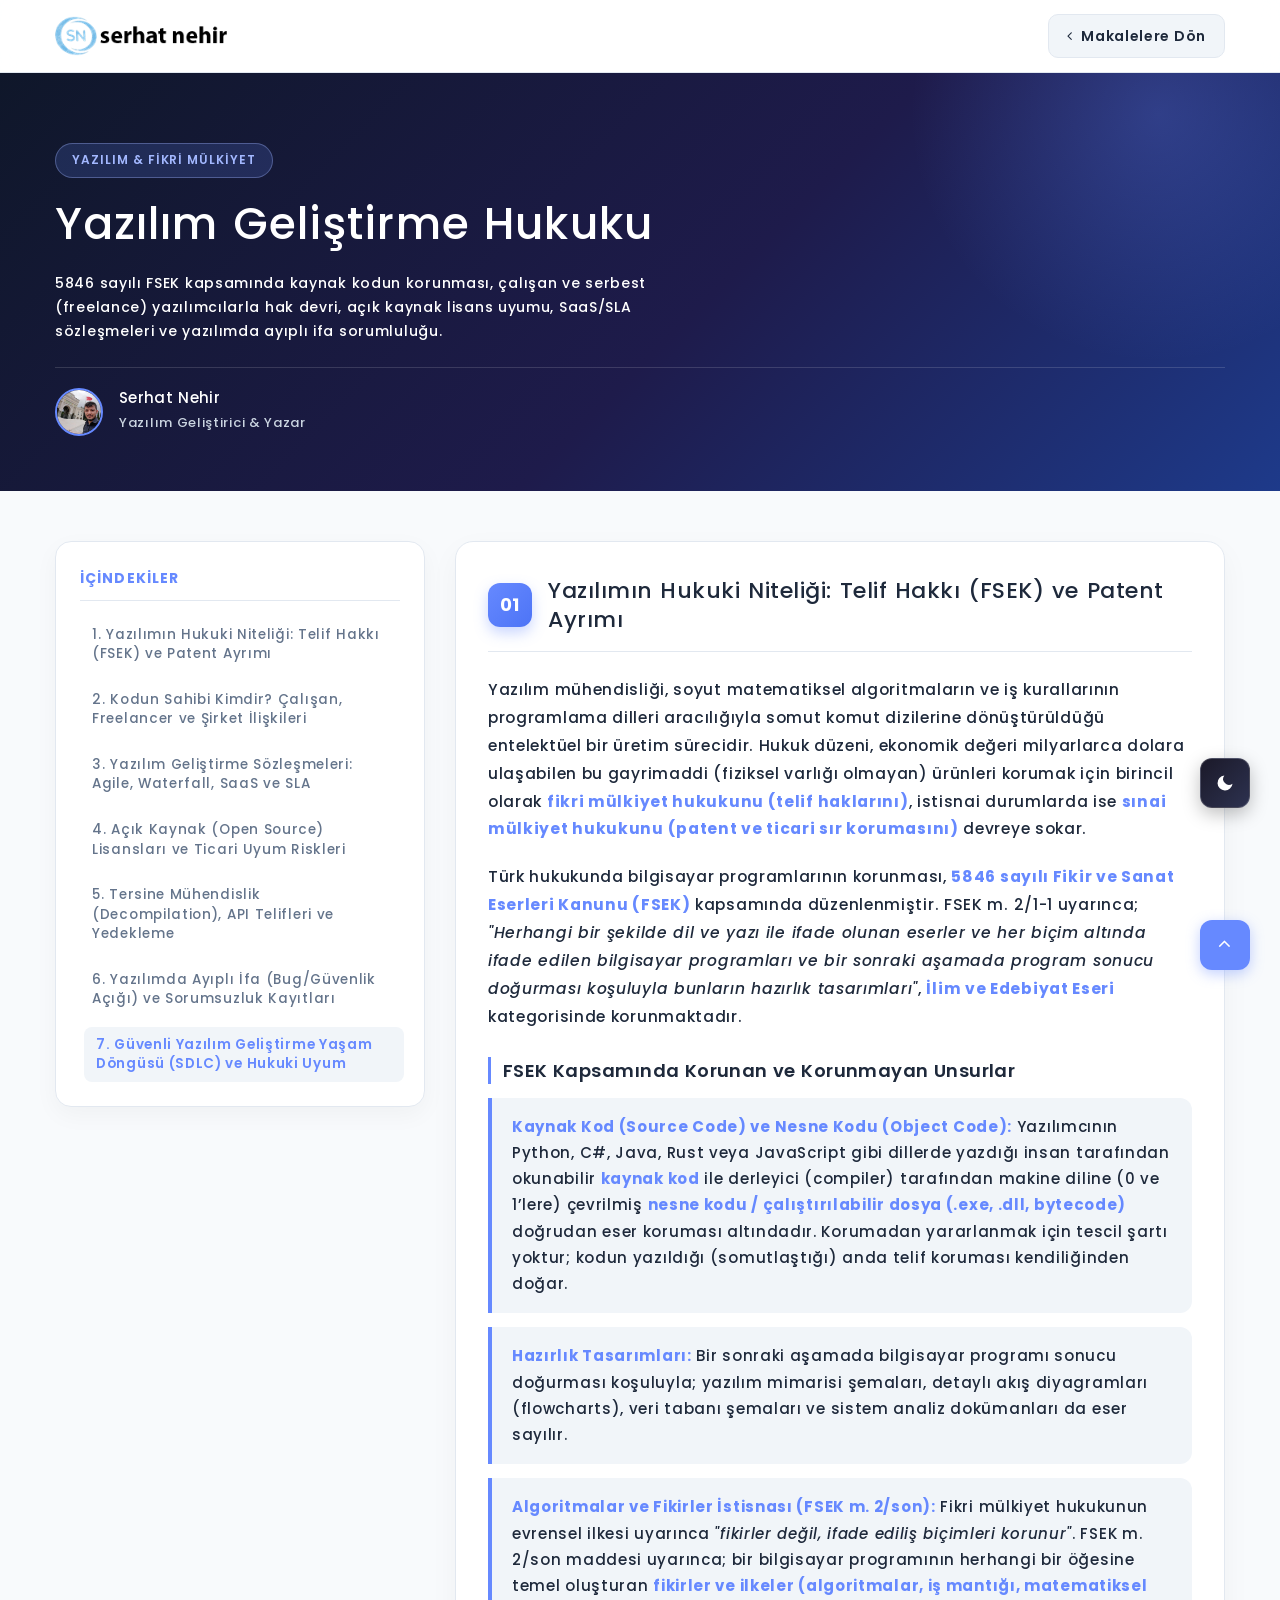
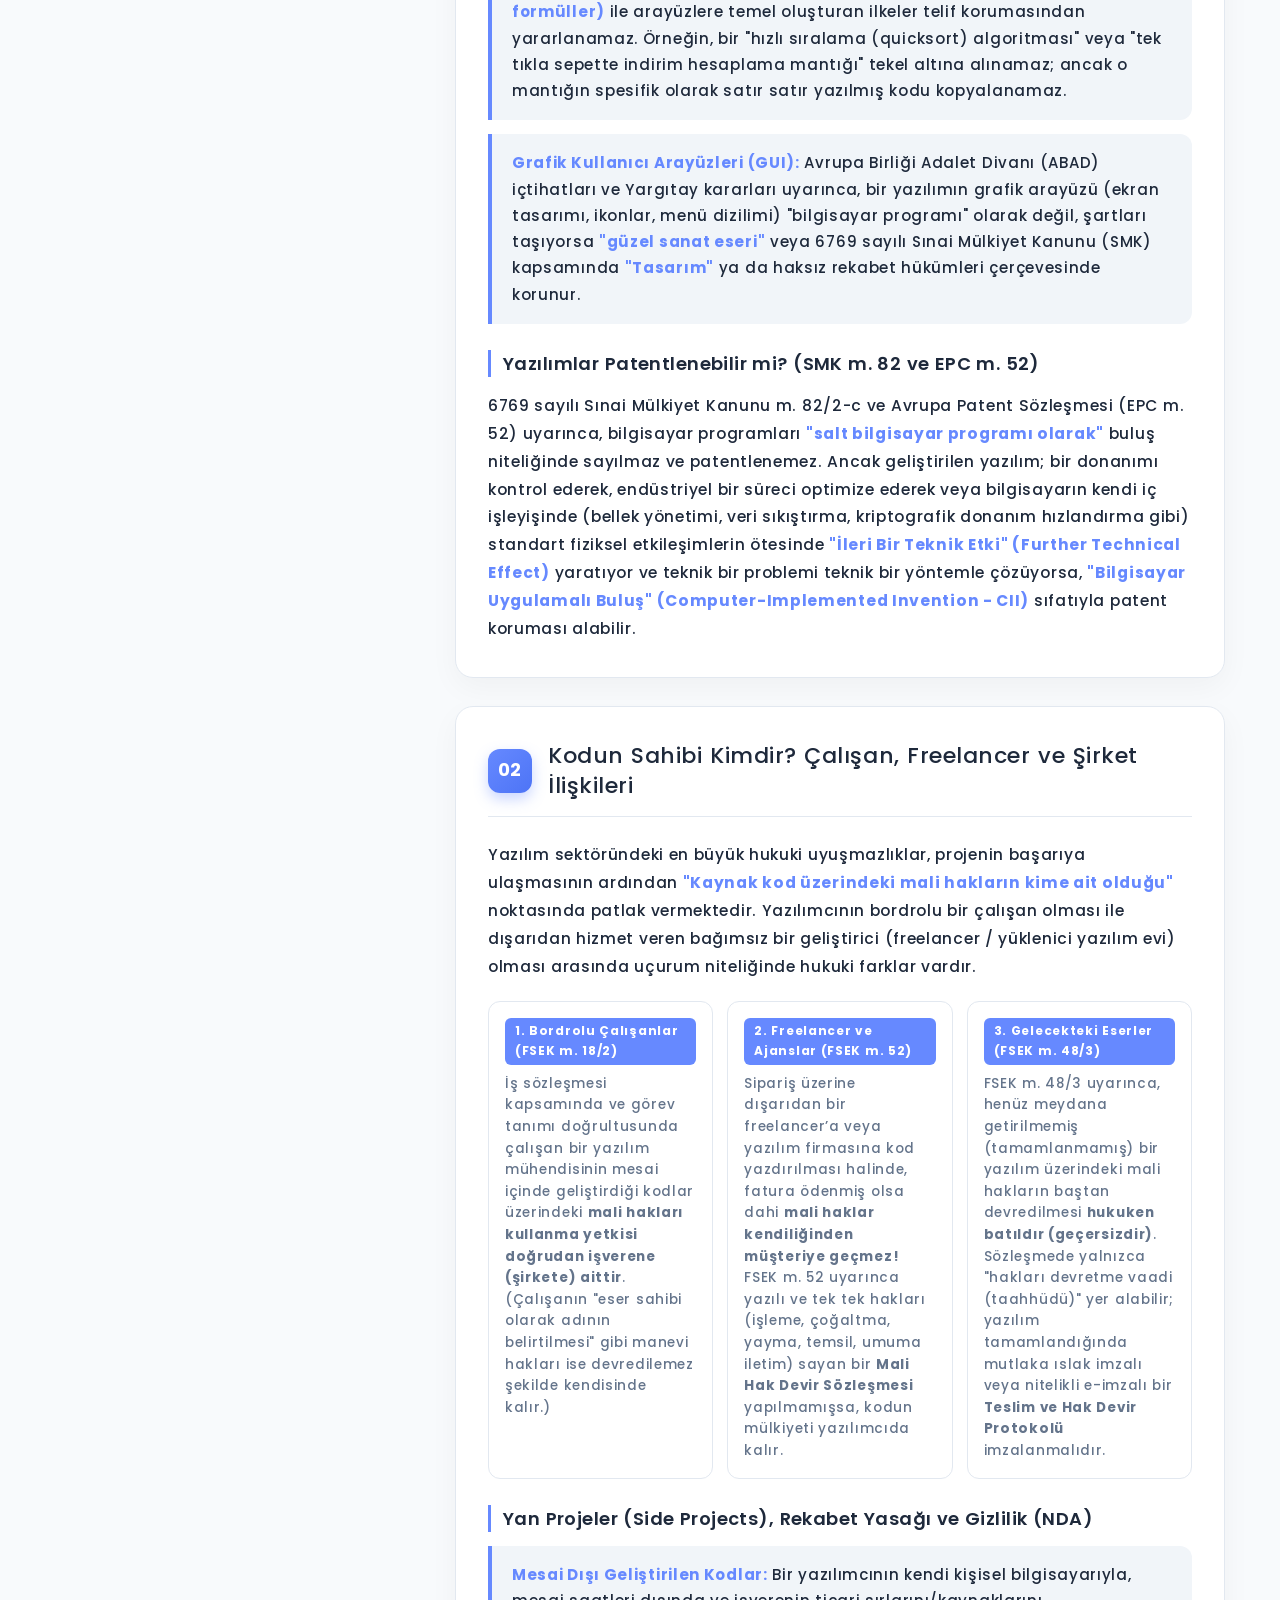
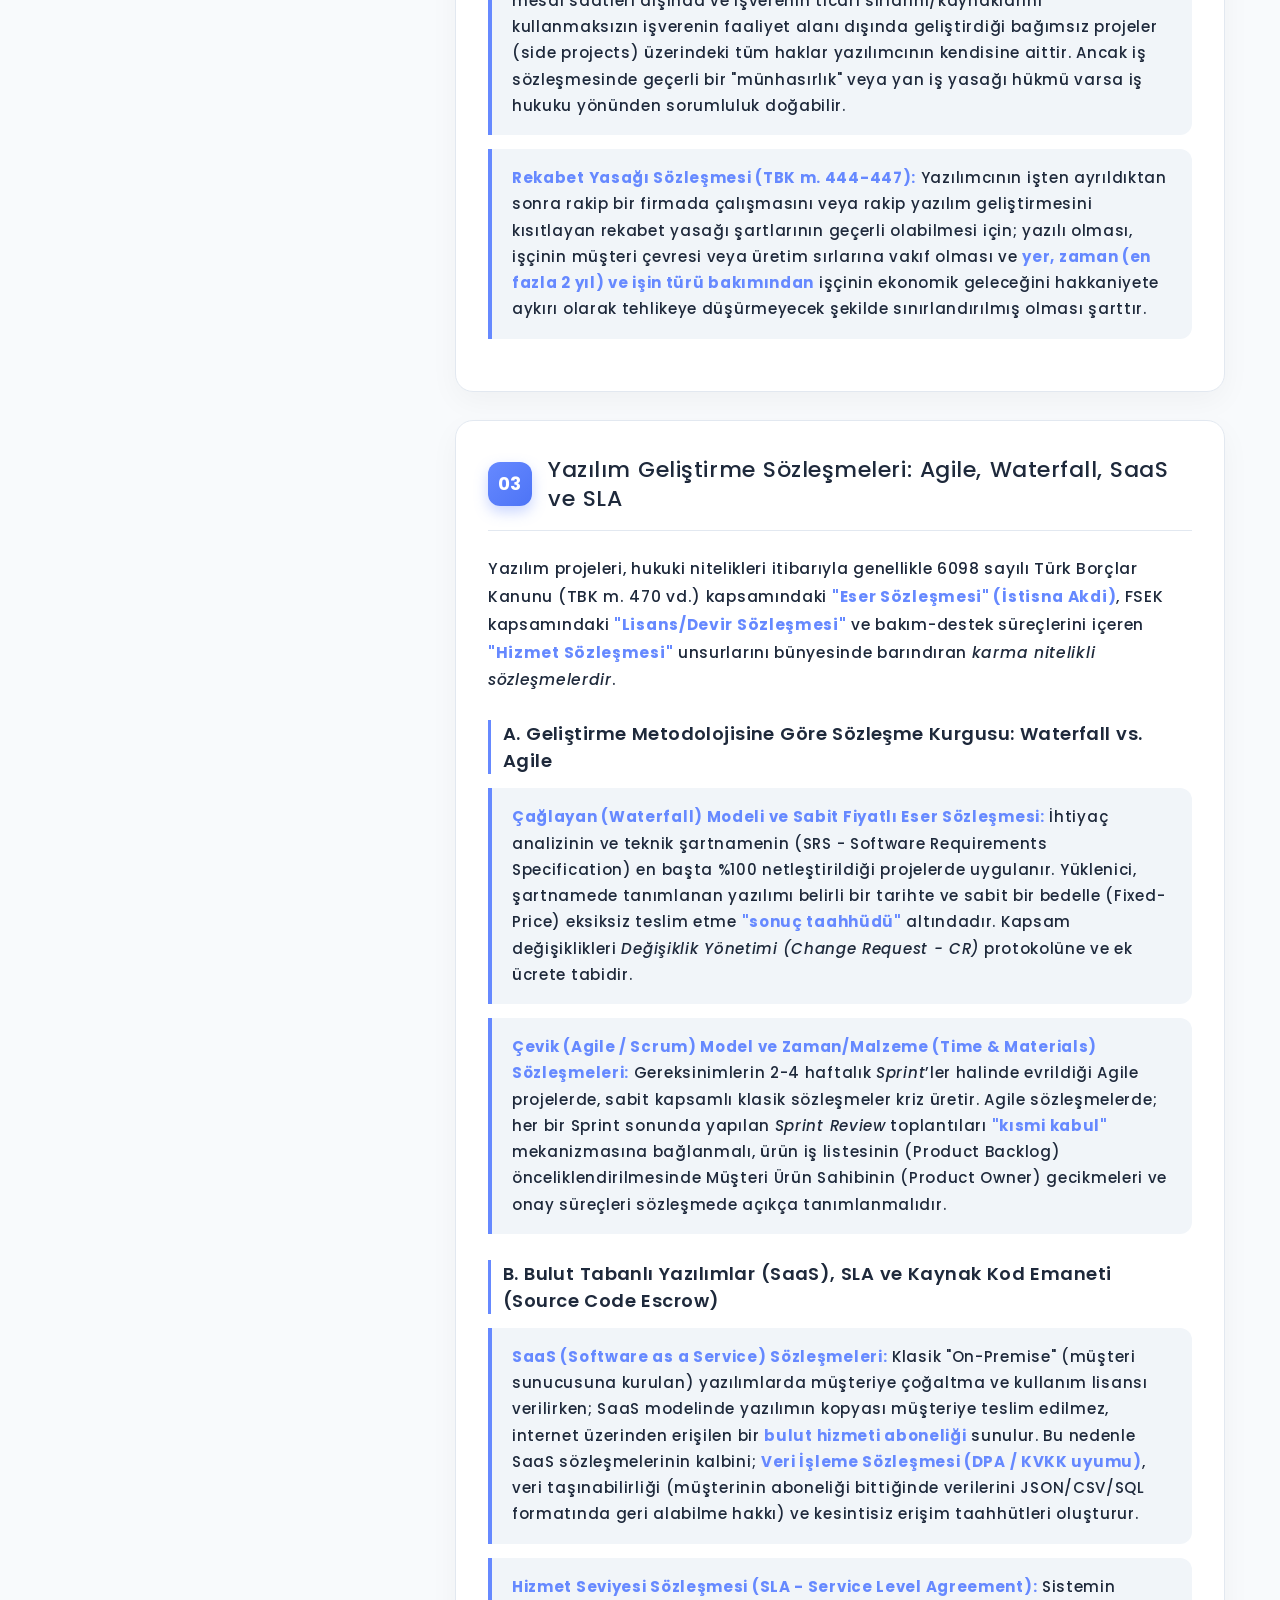
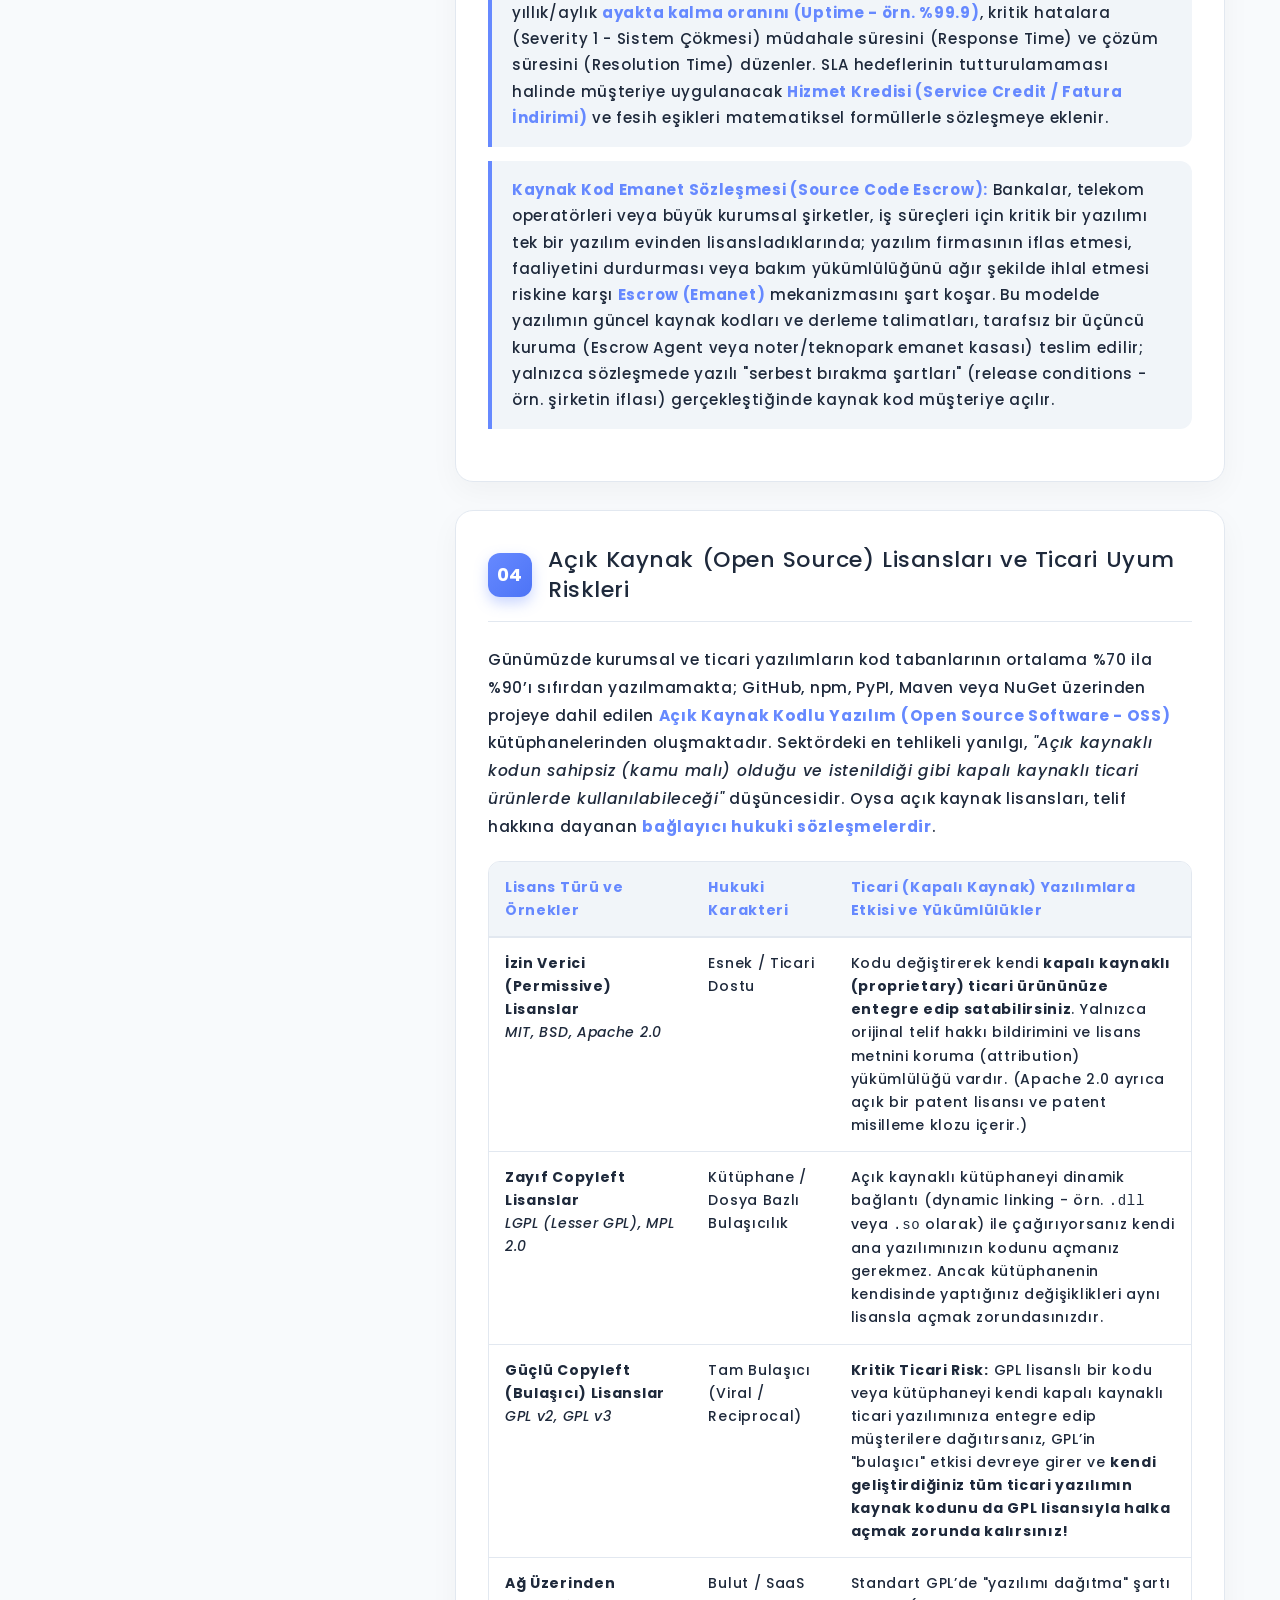
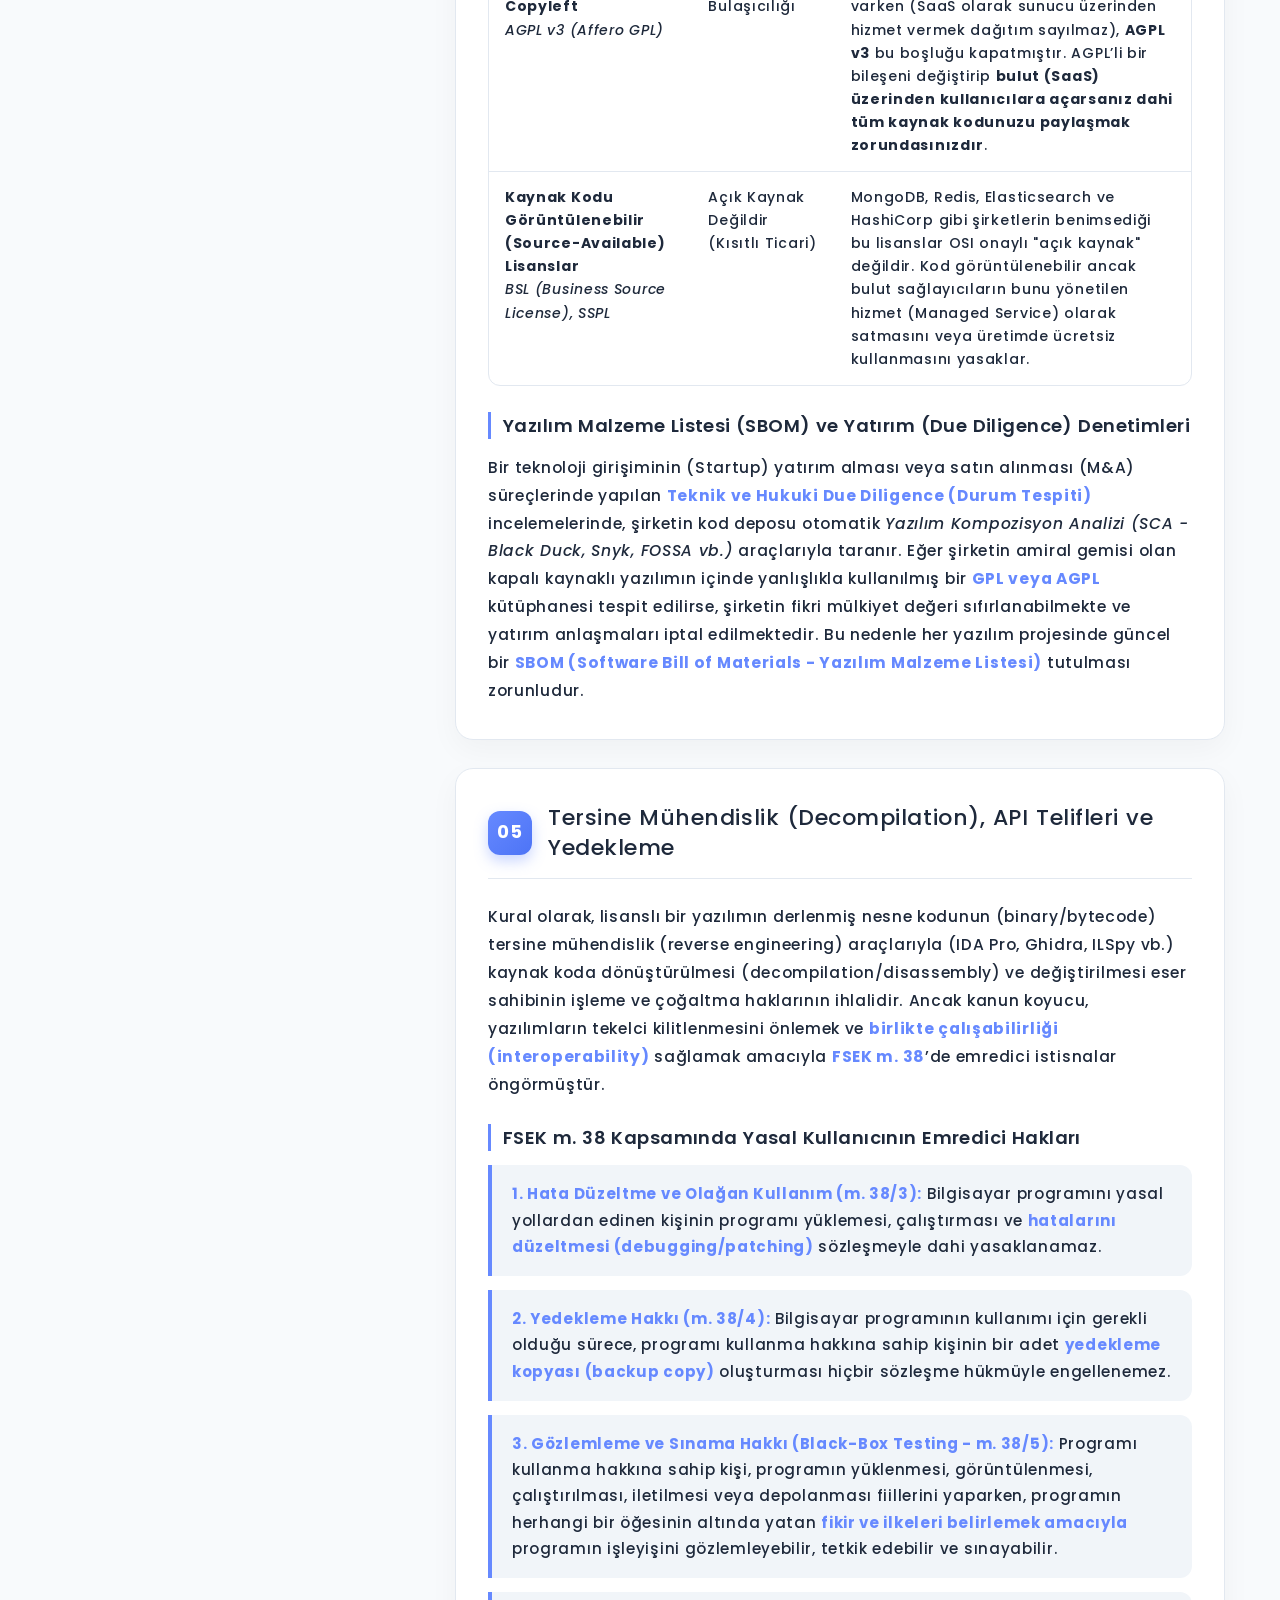
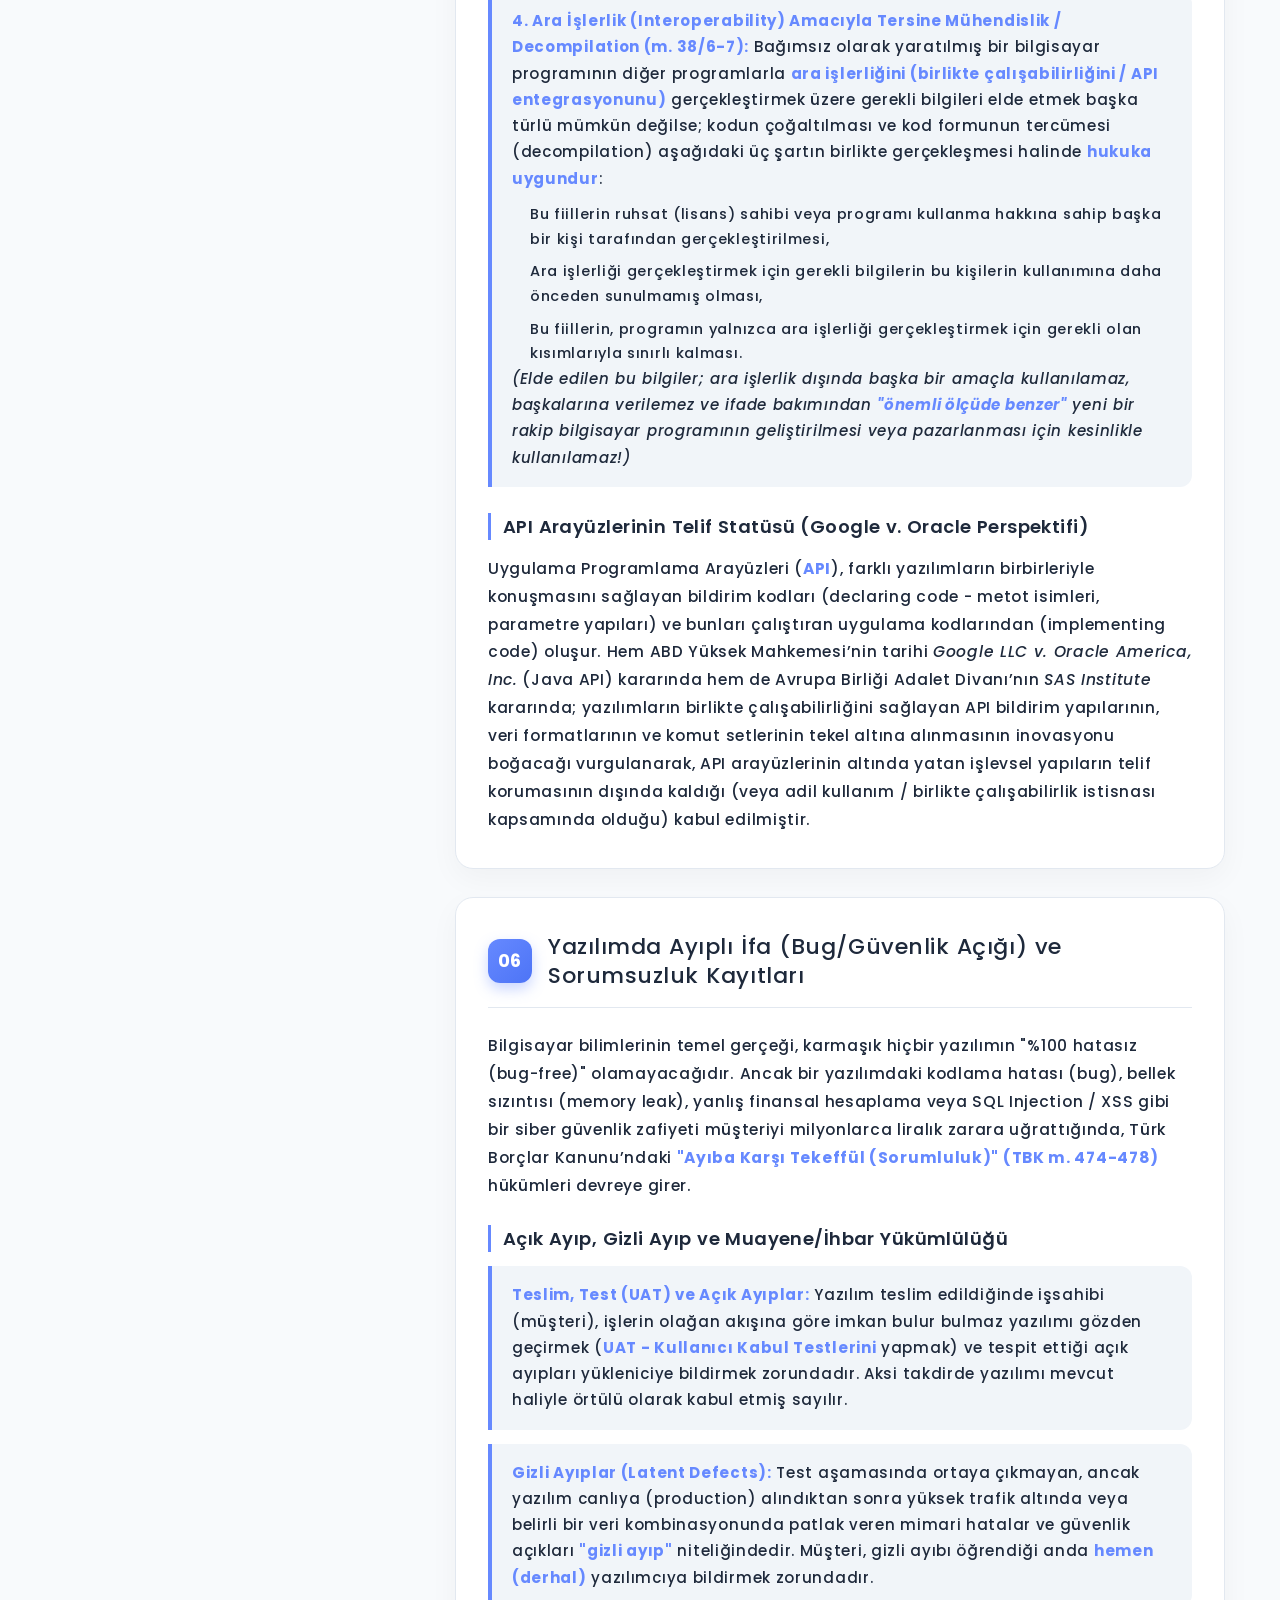
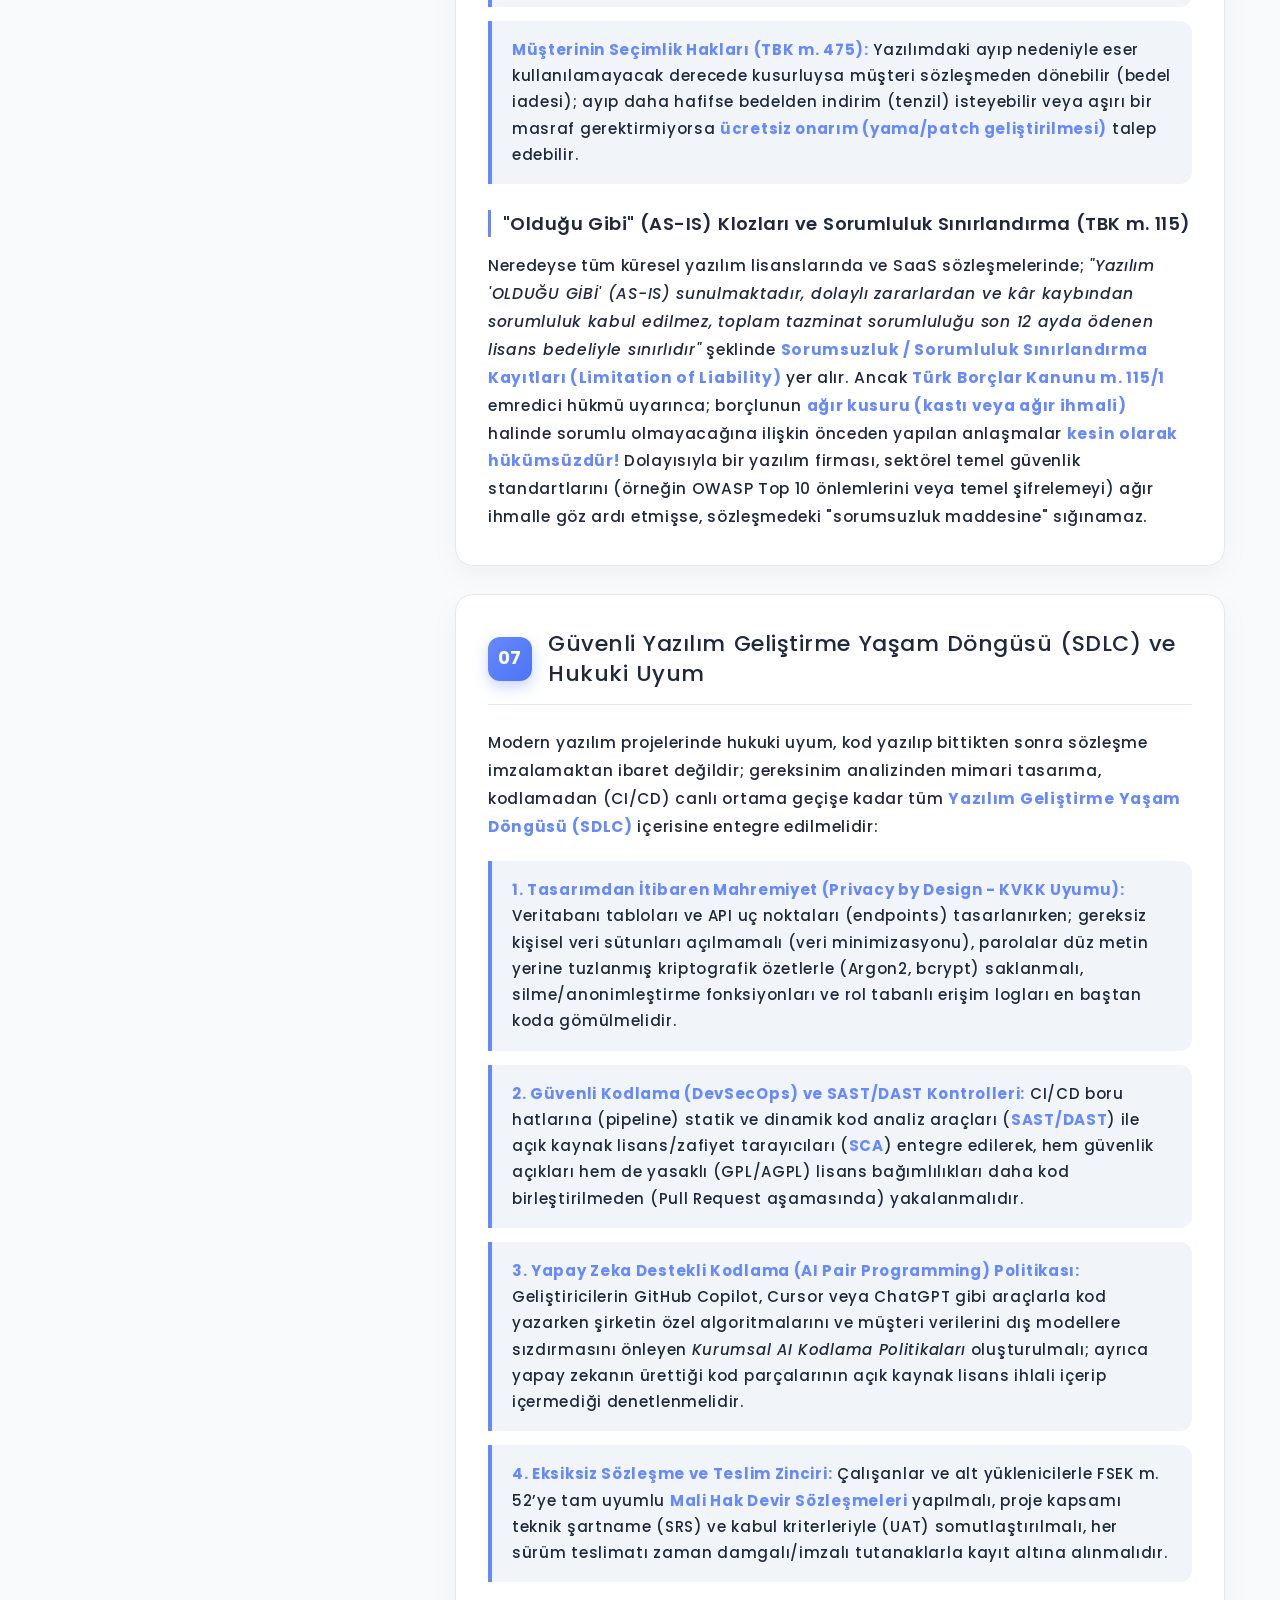
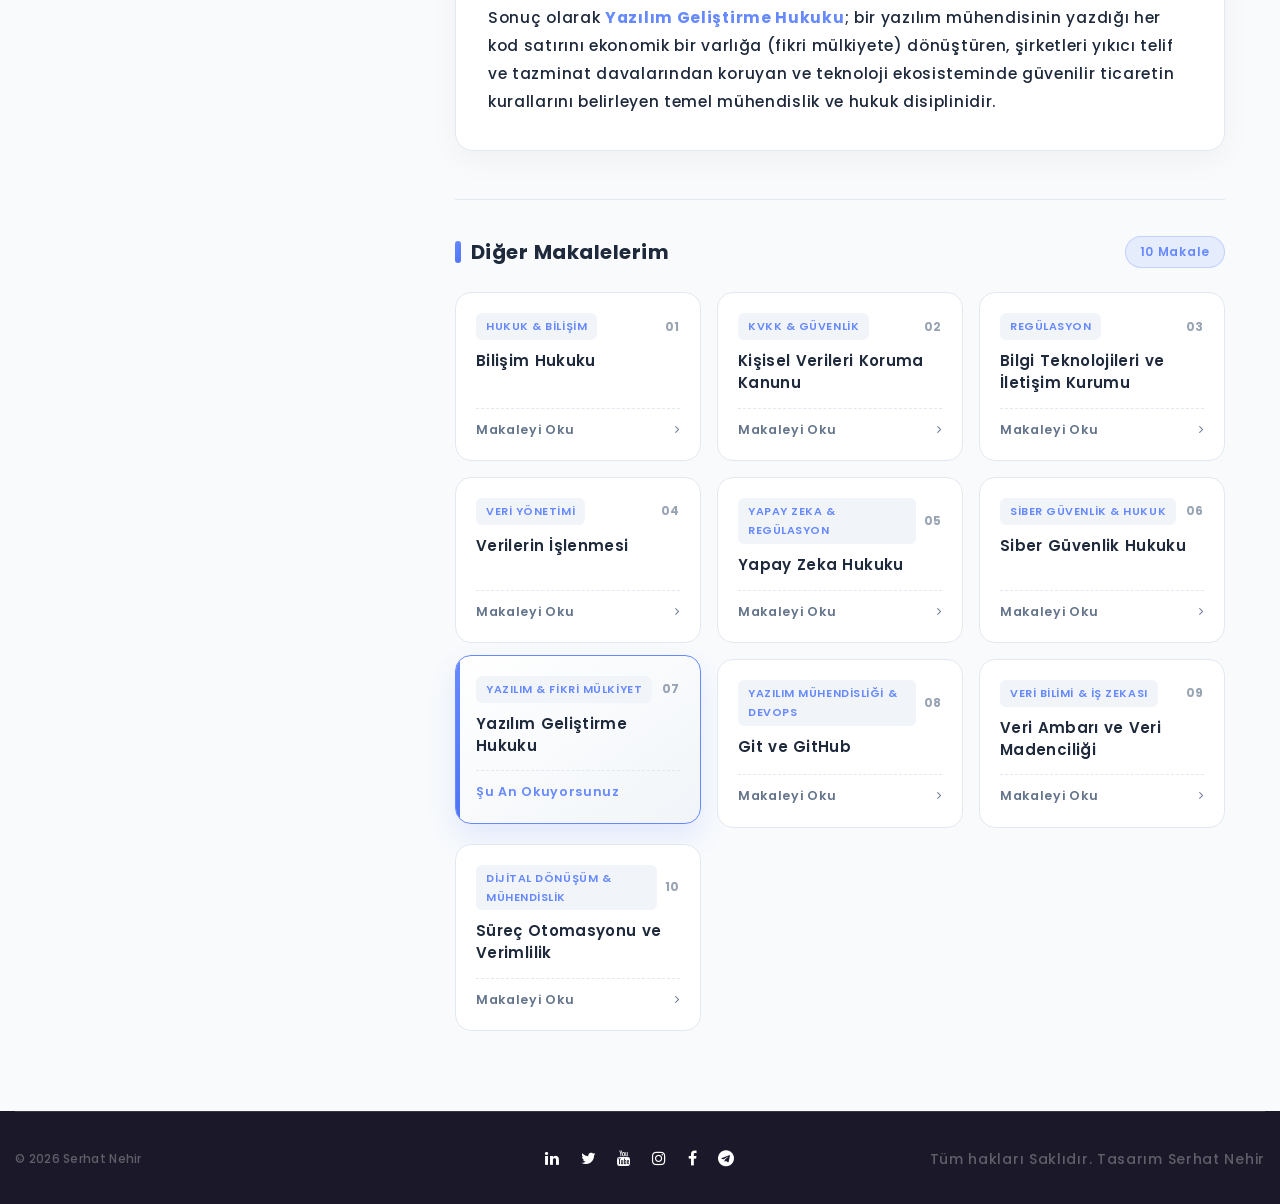
<file: makalelerim/yazilim_gelistirme_hukuku.html>
<!DOCTYPE html>
<html class="wide" lang="tr">
  <head>
    <title>Yazılım Geliştirme Hukuku | Serhat Nehir</title>
    <meta name="format-detection" content="telephone=no">
    <meta name="viewport" content="width=device-width, initial-scale=1.0, maximum-scale=1.0, user-scalable=yes">
    <meta http-equiv="X-UA-Compatible" content="IE=edge">
    <meta charset="utf-8">
    <link rel="icon" href="../images/favicon.ico" type="image/x-icon">
    <link rel="canonical" href="https://www.serhatnehir.com.tr/makalelerim/yazilim_gelistirme_hukuku.html">
    <meta name="description" content="Yazılım Geliştirme Hukuku: FSEK kapsamında kaynak kodun korunması, çalışan ve freelancer telif devri, açık kaynak lisansları (GPL, MIT), SaaS/SLA sözleşmeleri ve tersine mühendislik - Serhat Nehir" />
    <!-- Open Graph / Sosyal Medya Paylaşım Etiketleri -->
    <meta property="og:type" content="article">
    <meta property="og:locale" content="tr_TR">
    <meta property="og:site_name" content="Serhat Nehir">
    <meta property="og:title" content="Yazılım Geliştirme Hukuku | Serhat Nehir">
    <meta property="og:description" content="5846 sayılı FSEK kapsamında bilgisayar programlarının korunması, yazılım sözleşmeleri, açık kaynak lisans uyumu, SaaS mimarisi ve tersine mühendislik sınırları.">
    <meta property="og:url" content="https://www.serhatnehir.com.tr/makalelerim/yazilim_gelistirme_hukuku.html">
    <meta property="og:image" content="https://www.serhatnehir.com.tr/images/makaleler/yazilim_gelistirme_hukuku.jpg">
    <meta name="twitter:card" content="summary_large_image">
    <meta name="twitter:title" content="Yazılım Geliştirme Hukuku | Serhat Nehir">
    <meta name="twitter:description" content="Yazılım Geliştirme Hukuku, kaynak kod telif hakları, açık kaynak lisansları, SaaS/SLA sözleşmeleri ve yazılımcıların hukuki sorumluluğu.">
    <meta name="twitter:image" content="https://www.serhatnehir.com.tr/images/makaleler/yazilim_gelistirme_hukuku.jpg">
    <!-- Google Fonts: Poppins -->
    <link rel="preconnect" href="https://fonts.googleapis.com">
    <link rel="preconnect" href="https://fonts.gstatic.com" crossorigin>
    <link href="https://fonts.googleapis.com/css2?family=Poppins:wght@300;400;500;600;700&display=swap" rel="stylesheet">
    <link rel="stylesheet" href="../css/bootstrap.css">
    <link rel="stylesheet" href="../css/fonts.css">
    <link rel="stylesheet" href="../css/style.css">
    <!-- Yapısal Veri (Schema.org JSON-LD) -->
    <script type="application/ld+json">
{
      "@context": "https://schema.org",
      "@type": "Article",
      "headline": "Yazılım Geliştirme Hukuku | Serhat Nehir",
      "description": "5846 sayılı FSEK kapsamında bilgisayar programlarının korunması, yazılım sözleşmeleri, açık kaynak lisans uyumu, SaaS mimarisi ve tersine mühendislik sınırları.",
      "image": "https://www.serhatnehir.com.tr/images/makaleler/yazilim_gelistirme_hukuku.jpg",
      "author": {
            "@type": "Person",
            "name": "Serhat Nehir",
            "url": "https://www.serhatnehir.com.tr/"
      },
      "publisher": {
            "@type": "Person",
            "name": "Serhat Nehir"
      },
      "mainEntityOfPage": {
            "@type": "WebPage",
            "@id": "https://www.serhatnehir.com.tr/makalelerim/yazilim_gelistirme_hukuku.html"
      },
      "datePublished": "2026-11-04",
      "dateModified": "2026-11-04",
      "inLanguage": "tr-TR"
}
    </script>
  </head>

  <body class="article-page">
    <div id="scroll-progress"></div>

    <!-- Üst Bar -->
    <header class="article-topbar">
      <div class="container article-topbar-inner">
        <a href="../index.html" aria-label="Serhat Nehir Ana Sayfa"><img src="../images/logo_siyah.png" alt="Serhat Nehir Logo" width="180" height="40"/></a>
        <a class="back-home-btn" href="../index.html#makalelerim" aria-label="Makalelere Dön"><span class="fa fa-angle-left"></span> Makalelere Dön</a>
      </div>
    </header>

    <!-- Başlık (Hero) Alanı -->
    <section class="article-hero">
      <div class="container">
        <span class="article-category-pill">Yazılım &amp; Fikri Mülkiyet</span>
        <h1>Yazılım Geliştirme Hukuku</h1>
        <p class="text-width-large">5846 sayılı FSEK kapsamında kaynak kodun korunması, çalışan ve serbest (freelance) yazılımcılarla hak devri, açık kaynak lisans uyumu, SaaS/SLA sözleşmeleri ve yazılımda ayıplı ifa sorumluluğu.</p>
        <div class="article-author-bar">
          <img class="article-author-avatar" src="../images/sn.jpg" alt="Serhat Nehir" width="48" height="48" loading="lazy" />
          <div class="article-author-info">
            <h6>Serhat Nehir</h6>
            <span>Yazılım Geliştirici &amp; Yazar</span>
          </div>
        </div>
      </div>
    </section>

    <!-- Ana İçerik -->
    <main class="article-main-wrap">
      <div class="container">
        <div class="row">
          <!-- Sol Menü: İçindekiler -->
          <div class="col-lg-4">
            <aside class="toc-card">
              <div class="toc-title">İçindekiler</div>
              <ul class="toc-list">
                <li><a href="#bolum-1">1. Yazılımın Hukuki Niteliği: Telif Hakkı (FSEK) ve Patent Ayrımı</a></li>
                <li><a href="#bolum-2">2. Kodun Sahibi Kimdir? Çalışan, Freelancer ve Şirket İlişkileri</a></li>
                <li><a href="#bolum-3">3. Yazılım Geliştirme Sözleşmeleri: Agile, Waterfall, SaaS ve SLA</a></li>
                <li><a href="#bolum-4">4. Açık Kaynak (Open Source) Lisansları ve Ticari Uyum Riskleri</a></li>
                <li><a href="#bolum-5">5. Tersine Mühendislik (Decompilation), API Telifleri ve Yedekleme</a></li>
                <li><a href="#bolum-6">6. Yazılımda Ayıplı İfa (Bug/Güvenlik Açığı) ve Sorumsuzluk Kayıtları</a></li>
                <li><a href="#bolum-7">7. Güvenli Yazılım Geliştirme Yaşam Döngüsü (SDLC) ve Hukuki Uyum</a></li>
              </ul>
            </aside>
          </div>

          <!-- Sağ Sütun: Makale Bölümleri -->
          <div class="col-lg-8">

            <!-- BÖLÜM 1 -->
            <section class="article-section-card" id="bolum-1">
              <div class="section-header-row">
                <div class="section-num-badge">01</div>
                <h3>Yazılımın Hukuki Niteliği: Telif Hakkı (FSEK) ve Patent Ayrımı</h3>
              </div>
              <p class="article-prose">
                Yazılım mühendisliği, soyut matematiksel algoritmaların ve iş kurallarının programlama dilleri aracılığıyla somut komut dizilerine dönüştürüldüğü entelektüel bir üretim sürecidir. Hukuk düzeni, ekonomik değeri milyarlarca dolara ulaşabilen bu gayrimaddi (fiziksel varlığı olmayan) ürünleri korumak için birincil olarak <strong>fikri mülkiyet hukukunu (telif haklarını)</strong>, istisnai durumlarda ise <strong>sınai mülkiyet hukukunu (patent ve ticari sır korumasını)</strong> devreye sokar.
              </p>
              <p class="article-prose">
                Türk hukukunda bilgisayar programlarının korunması, <strong>5846 sayılı Fikir ve Sanat Eserleri Kanunu (FSEK)</strong> kapsamında düzenlenmiştir. FSEK m. 2/1-1 uyarınca; <em>"Herhangi bir şekilde dil ve yazı ile ifade olunan eserler ve her biçim altında ifade edilen bilgisayar programları ve bir sonraki aşamada program sonucu doğurması koşuluyla bunların hazırlık tasarımları"</em>, <strong>İlim ve Edebiyat Eseri</strong> kategorisinde korunmaktadır.
              </p>

              <h4 class="article-subheading">FSEK Kapsamında Korunan ve Korunmayan Unsurlar</h4>
              <ul class="article-topic-list">
                <li><strong>Kaynak Kod (Source Code) ve Nesne Kodu (Object Code):</strong> Yazılımcının Python, C#, Java, Rust veya JavaScript gibi dillerde yazdığı insan tarafından okunabilir <strong>kaynak kod</strong> ile derleyici (compiler) tarafından makine diline (0 ve 1’lere) çevrilmiş <strong>nesne kodu / çalıştırılabilir dosya (.exe, .dll, bytecode)</strong> doğrudan eser koruması altındadır. Korumadan yararlanmak için tescil şartı yoktur; kodun yazıldığı (somutlaştığı) anda telif koruması kendiliğinden doğar.</li>
                <li><strong>Hazırlık Tasarımları:</strong> Bir sonraki aşamada bilgisayar programı sonucu doğurması koşuluyla; yazılım mimarisi şemaları, detaylı akış diyagramları (flowcharts), veri tabanı şemaları ve sistem analiz dokümanları da eser sayılır.</li>
                <li><strong>Algoritmalar ve Fikirler İstisnası (FSEK m. 2/son):</strong> Fikri mülkiyet hukukunun evrensel ilkesi uyarınca <em>"fikirler değil, ifade ediliş biçimleri korunur"</em>. FSEK m. 2/son maddesi uyarınca; bir bilgisayar programının herhangi bir öğesine temel oluşturan <strong>fikirler ve ilkeler (algoritmalar, iş mantığı, matematiksel formüller)</strong> ile arayüzlere temel oluşturan ilkeler telif korumasından yararlanamaz. Örneğin, bir "hızlı sıralama (quicksort) algoritması" veya "tek tıkla sepette indirim hesaplama mantığı" tekel altına alınamaz; ancak o mantığın spesifik olarak satır satır yazılmış kodu kopyalanamaz.</li>
                <li><strong>Grafik Kullanıcı Arayüzleri (GUI):</strong> Avrupa Birliği Adalet Divanı (ABAD) içtihatları ve Yargıtay kararları uyarınca, bir yazılımın grafik arayüzü (ekran tasarımı, ikonlar, menü dizilimi) "bilgisayar programı" olarak değil, şartları taşıyorsa <strong>"güzel sanat eseri"</strong> veya 6769 sayılı Sınai Mülkiyet Kanunu (SMK) kapsamında <strong>"Tasarım"</strong> ya da haksız rekabet hükümleri çerçevesinde korunur.</li>
              </ul>

              <h4 class="article-subheading">Yazılımlar Patentlenebilir mi? (SMK m. 82 ve EPC m. 52)</h4>
              <p class="article-prose article-prose-no-bottom">
                6769 sayılı Sınai Mülkiyet Kanunu m. 82/2-c ve Avrupa Patent Sözleşmesi (EPC m. 52) uyarınca, bilgisayar programları <strong>"salt bilgisayar programı olarak"</strong> buluş niteliğinde sayılmaz ve patentlenemez. Ancak geliştirilen yazılım; bir donanımı kontrol ederek, endüstriyel bir süreci optimize ederek veya bilgisayarın kendi iç işleyişinde (bellek yönetimi, veri sıkıştırma, kriptografik donanım hızlandırma gibi) standart fiziksel etkileşimlerin ötesinde <strong>"İleri Bir Teknik Etki" (Further Technical Effect)</strong> yaratıyor ve teknik bir problemi teknik bir yöntemle çözüyorsa, <strong>"Bilgisayar Uygulamalı Buluş" (Computer-Implemented Invention - CII)</strong> sıfatıyla patent koruması alabilir.
              </p>
            </section>

            <!-- BÖLÜM 2 -->
            <section class="article-section-card" id="bolum-2">
              <div class="section-header-row">
                <div class="section-num-badge">02</div>
                <h3>Kodun Sahibi Kimdir? Çalışan, Freelancer ve Şirket İlişkileri</h3>
              </div>
              <p class="article-prose">
                Yazılım sektöründeki en büyük hukuki uyuşmazlıklar, projenin başarıya ulaşmasının ardından <strong>"Kaynak kod üzerindeki mali hakların kime ait olduğu"</strong> noktasında patlak vermektedir. Yazılımcının bordrolu bir çalışan olması ile dışarıdan hizmet veren bağımsız bir geliştirici (freelancer / yüklenici yazılım evi) olması arasında uçurum niteliğinde hukuki farklar vardır.
              </p>

              <div class="law-subgrid">
                <div class="law-box">
                  <span class="law-box-tag">1. Bordrolu Çalışanlar (FSEK m. 18/2)</span>
                  <p>İş sözleşmesi kapsamında ve görev tanımı doğrultusunda çalışan bir yazılım mühendisinin mesai içinde geliştirdiği kodlar üzerindeki <strong>mali hakları kullanma yetkisi doğrudan işverene (şirkete) aittir</strong>. (Çalışanın "eser sahibi olarak adının belirtilmesi" gibi manevi hakları ise devredilemez şekilde kendisinde kalır.)</p>
                </div>
                <div class="law-box">
                  <span class="law-box-tag">2. Freelancer ve Ajanslar (FSEK m. 52)</span>
                  <p>Sipariş üzerine dışarıdan bir freelancer’a veya yazılım firmasına kod yazdırılması halinde, fatura ödenmiş olsa dahi <strong>mali haklar kendiliğinden müşteriye geçmez!</strong> FSEK m. 52 uyarınca yazılı ve tek tek hakları (işleme, çoğaltma, yayma, temsil, umuma iletim) sayan bir <strong>Mali Hak Devir Sözleşmesi</strong> yapılmamışsa, kodun mülkiyeti yazılımcıda kalır.</p>
                </div>
                <div class="law-box">
                  <span class="law-box-tag">3. Gelecekteki Eserler (FSEK m. 48/3)</span>
                  <p>FSEK m. 48/3 uyarınca, henüz meydana getirilmemiş (tamamlanmamış) bir yazılım üzerindeki mali hakların baştan devredilmesi <strong>hukuken batıldır (geçersizdir)</strong>. Sözleşmede yalnızca "hakları devretme vaadi (taahhüdü)" yer alabilir; yazılım tamamlandığında mutlaka ıslak imzalı veya nitelikli e-imzalı bir <strong>Teslim ve Hak Devir Protokolü</strong> imzalanmalıdır.</p>
                </div>
              </div>

              <h4 class="article-subheading">Yan Projeler (Side Projects), Rekabet Yasağı ve Gizlilik (NDA)</h4>
              <ul class="article-topic-list">
                <li><strong>Mesai Dışı Geliştirilen Kodlar:</strong> Bir yazılımcının kendi kişisel bilgisayarıyla, mesai saatleri dışında ve işverenin ticari sırlarını/kaynaklarını kullanmaksızın işverenin faaliyet alanı dışında geliştirdiği bağımsız projeler (side projects) üzerindeki tüm haklar yazılımcının kendisine aittir. Ancak iş sözleşmesinde geçerli bir "münhasırlık" veya yan iş yasağı hükmü varsa iş hukuku yönünden sorumluluk doğabilir.</li>
                <li><strong>Rekabet Yasağı Sözleşmesi (TBK m. 444-447):</strong> Yazılımcının işten ayrıldıktan sonra rakip bir firmada çalışmasını veya rakip yazılım geliştirmesini kısıtlayan rekabet yasağı şartlarının geçerli olabilmesi için; yazılı olması, işçinin müşteri çevresi veya üretim sırlarına vakıf olması ve <strong>yer, zaman (en fazla 2 yıl) ve işin türü bakımından</strong> işçinin ekonomik geleceğini hakkaniyete aykırı olarak tehlikeye düşürmeyecek şekilde sınırlandırılmış olması şarttır.</li>
              </ul>
            </section>

            <!-- BÖLÜM 3 -->
            <section class="article-section-card" id="bolum-3">
              <div class="section-header-row">
                <div class="section-num-badge">03</div>
                <h3>Yazılım Geliştirme Sözleşmeleri: Agile, Waterfall, SaaS ve SLA</h3>
              </div>
              <p class="article-prose">
                Yazılım projeleri, hukuki nitelikleri itibarıyla genellikle 6098 sayılı Türk Borçlar Kanunu (TBK m. 470 vd.) kapsamındaki <strong>"Eser Sözleşmesi" (İstisna Akdi)</strong>, FSEK kapsamındaki <strong>"Lisans/Devir Sözleşmesi"</strong> ve bakım-destek süreçlerini içeren <strong>"Hizmet Sözleşmesi"</strong> unsurlarını bünyesinde barındıran <em>karma nitelikli sözleşmelerdir</em>.
              </p>

              <h4 class="article-subheading">A. Geliştirme Metodolojisine Göre Sözleşme Kurgusu: Waterfall vs. Agile</h4>
              <ul class="article-topic-list">
                <li><strong>Çağlayan (Waterfall) Modeli ve Sabit Fiyatlı Eser Sözleşmesi:</strong> İhtiyaç analizinin ve teknik şartnamenin (SRS - Software Requirements Specification) en başta %100 netleştirildiği projelerde uygulanır. Yüklenici, şartnamede tanımlanan yazılımı belirli bir tarihte ve sabit bir bedelle (Fixed-Price) eksiksiz teslim etme <strong>"sonuç taahhüdü"</strong> altındadır. Kapsam değişiklikleri <em>Değişiklik Yönetimi (Change Request - CR)</em> protokolüne ve ek ücrete tabidir.</li>
                <li><strong>Çevik (Agile / Scrum) Model ve Zaman/Malzeme (Time &amp; Materials) Sözleşmeleri:</strong> Gereksinimlerin 2-4 haftalık <em>Sprint</em>’ler halinde evrildiği Agile projelerde, sabit kapsamlı klasik sözleşmeler kriz üretir. Agile sözleşmelerde; her bir Sprint sonunda yapılan <em>Sprint Review</em> toplantıları <strong>"kısmi kabul"</strong> mekanizmasına bağlanmalı, ürün iş listesinin (Product Backlog) önceliklendirilmesinde Müşteri Ürün Sahibinin (Product Owner) gecikmeleri ve onay süreçleri sözleşmede açıkça tanımlanmalıdır.</li>
              </ul>

              <h4 class="article-subheading">B. Bulut Tabanlı Yazılımlar (SaaS), SLA ve Kaynak Kod Emaneti (Source Code Escrow)</h4>
              <ul class="article-topic-list">
                <li><strong>SaaS (Software as a Service) Sözleşmeleri:</strong> Klasik "On-Premise" (müşteri sunucusuna kurulan) yazılımlarda müşteriye çoğaltma ve kullanım lisansı verilirken; SaaS modelinde yazılımın kopyası müşteriye teslim edilmez, internet üzerinden erişilen bir <strong>bulut hizmeti aboneliği</strong> sunulur. Bu nedenle SaaS sözleşmelerinin kalbini; <strong>Veri İşleme Sözleşmesi (DPA / KVKK uyumu)</strong>, veri taşınabilirliği (müşterinin aboneliği bittiğinde verilerini JSON/CSV/SQL formatında geri alabilme hakkı) ve kesintisiz erişim taahhütleri oluşturur.</li>
                <li><strong>Hizmet Seviyesi Sözleşmesi (SLA - Service Level Agreement):</strong> Sistemin yıllık/aylık <strong>ayakta kalma oranını (Uptime - örn. %99.9)</strong>, kritik hatalara (Severity 1 - Sistem Çökmesi) müdahale süresini (Response Time) ve çözüm süresini (Resolution Time) düzenler. SLA hedeflerinin tutturulamaması halinde müşteriye uygulanacak <strong>Hizmet Kredisi (Service Credit / Fatura İndirimi)</strong> ve fesih eşikleri matematiksel formüllerle sözleşmeye eklenir.</li>
                <li><strong>Kaynak Kod Emanet Sözleşmesi (Source Code Escrow):</strong> Bankalar, telekom operatörleri veya büyük kurumsal şirketler, iş süreçleri için kritik bir yazılımı tek bir yazılım evinden lisansladıklarında; yazılım firmasının iflas etmesi, faaliyetini durdurması veya bakım yükümlülüğünü ağır şekilde ihlal etmesi riskine karşı <strong>Escrow (Emanet)</strong> mekanizmasını şart koşar. Bu modelde yazılımın güncel kaynak kodları ve derleme talimatları, tarafsız bir üçüncü kuruma (Escrow Agent veya noter/teknopark emanet kasası) teslim edilir; yalnızca sözleşmede yazılı "serbest bırakma şartları" (release conditions - örn. şirketin iflası) gerçekleştiğinde kaynak kod müşteriye açılır.</li>
              </ul>
            </section>

            <!-- BÖLÜM 4 -->
            <section class="article-section-card" id="bolum-4">
              <div class="section-header-row">
                <div class="section-num-badge">04</div>
                <h3>Açık Kaynak (Open Source) Lisansları ve Ticari Uyum Riskleri</h3>
              </div>
              <p class="article-prose">
                Günümüzde kurumsal ve ticari yazılımların kod tabanlarının ortalama %70 ila %90’ı sıfırdan yazılmamakta; GitHub, npm, PyPI, Maven veya NuGet üzerinden projeye dahil edilen <strong>Açık Kaynak Kodlu Yazılım (Open Source Software - OSS)</strong> kütüphanelerinden oluşmaktadır. Sektördeki en tehlikeli yanılgı, <em>"Açık kaynaklı kodun sahipsiz (kamu malı) olduğu ve istenildiği gibi kapalı kaynaklı ticari ürünlerde kullanılabileceği"</em> düşüncesidir. Oysa açık kaynak lisansları, telif hakkına dayanan <strong>bağlayıcı hukuki sözleşmelerdir</strong>.
              </p>

              <div class="law-table-wrap">
                <table class="law-table">
                  <thead>
                    <tr>
                      <th>Lisans Türü ve Örnekler</th>
                      <th>Hukuki Karakteri</th>
                      <th>Ticari (Kapalı Kaynak) Yazılımlara Etkisi ve Yükümlülükler</th>
                    </tr>
                  </thead>
                  <tbody>
                    <tr>
                      <td><strong>İzin Verici (Permissive) Lisanslar</strong><br><em>MIT, BSD, Apache 2.0</em></td>
                      <td>Esnek / Ticari Dostu</td>
                      <td>Kodu değiştirerek kendi <strong>kapalı kaynaklı (proprietary) ticari ürününüze entegre edip satabilirsiniz</strong>. Yalnızca orijinal telif hakkı bildirimini ve lisans metnini koruma (attribution) yükümlülüğü vardır. (Apache 2.0 ayrıca açık bir patent lisansı ve patent misilleme klozu içerir.)</td>
                    </tr>
                    <tr>
                      <td><strong>Zayıf Copyleft Lisanslar</strong><br><em>LGPL (Lesser GPL), MPL 2.0</em></td>
                      <td>Kütüphane / Dosya Bazlı Bulaşıcılık</td>
                      <td>Açık kaynaklı kütüphaneyi dinamik bağlantı (dynamic linking - örn. <code>.dll</code> veya <code>.so</code> olarak) ile çağırıyorsanız kendi ana yazılımınızın kodunu açmanız gerekmez. Ancak kütüphanenin kendisinde yaptığınız değişiklikleri aynı lisansla açmak zorundasınızdır.</td>
                    </tr>
                    <tr>
                      <td><strong>Güçlü Copyleft (Bulaşıcı) Lisanslar</strong><br><em>GPL v2, GPL v3</em></td>
                      <td>Tam Bulaşıcı (Viral / Reciprocal)</td>
                      <td><strong>Kritik Ticari Risk:</strong> GPL lisanslı bir kodu veya kütüphaneyi kendi kapalı kaynaklı ticari yazılımınıza entegre edip müşterilere dağıtırsanız, GPL’in "bulaşıcı" etkisi devreye girer ve <strong>kendi geliştirdiğiniz tüm ticari yazılımın kaynak kodunu da GPL lisansıyla halka açmak zorunda kalırsınız!</strong></td>
                    </tr>
                    <tr>
                      <td><strong>Ağ Üzerinden Copyleft</strong><br><em>AGPL v3 (Affero GPL)</em></td>
                      <td>Bulut / SaaS Bulaşıcılığı</td>
                      <td>Standart GPL’de "yazılımı dağıtma" şartı varken (SaaS olarak sunucu üzerinden hizmet vermek dağıtım sayılmaz), <strong>AGPL v3</strong> bu boşluğu kapatmıştır. AGPL’li bir bileşeni değiştirip <strong>bulut (SaaS) üzerinden kullanıcılara açarsanız dahi tüm kaynak kodunuzu paylaşmak zorundasınızdır</strong>.</td>
                    </tr>
                    <tr>
                      <td><strong>Kaynak Kodu Görüntülenebilir (Source-Available) Lisanslar</strong><br><em>BSL (Business Source License), SSPL</em></td>
                      <td>Açık Kaynak Değildir (Kısıtlı Ticari)</td>
                      <td>MongoDB, Redis, Elasticsearch ve HashiCorp gibi şirketlerin benimsediği bu lisanslar OSI onaylı "açık kaynak" değildir. Kod görüntülenebilir ancak bulut sağlayıcıların bunu yönetilen hizmet (Managed Service) olarak satmasını veya üretimde ücretsiz kullanmasını yasaklar.</td>
                    </tr>
                  </tbody>
                </table>
              </div>

              <h4 class="article-subheading">Yazılım Malzeme Listesi (SBOM) ve Yatırım (Due Diligence) Denetimleri</h4>
              <p class="article-prose article-prose-no-bottom">
                Bir teknoloji girişiminin (Startup) yatırım alması veya satın alınması (M&amp;A) süreçlerinde yapılan <strong>Teknik ve Hukuki Due Diligence (Durum Tespiti)</strong> incelemelerinde, şirketin kod deposu otomatik <em>Yazılım Kompozisyon Analizi (SCA - Black Duck, Snyk, FOSSA vb.)</em> araçlarıyla taranır. Eğer şirketin amiral gemisi olan kapalı kaynaklı yazılımın içinde yanlışlıkla kullanılmış bir <strong>GPL veya AGPL</strong> kütüphanesi tespit edilirse, şirketin fikri mülkiyet değeri sıfırlanabilmekte ve yatırım anlaşmaları iptal edilmektedir. Bu nedenle her yazılım projesinde güncel bir <strong>SBOM (Software Bill of Materials - Yazılım Malzeme Listesi)</strong> tutulması zorunludur.
              </p>
            </section>

            <!-- BÖLÜM 5 -->
            <section class="article-section-card" id="bolum-5">
              <div class="section-header-row">
                <div class="section-num-badge">05</div>
                <h3>Tersine Mühendislik (Decompilation), API Telifleri ve Yedekleme</h3>
              </div>
              <p class="article-prose">
                Kural olarak, lisanslı bir yazılımın derlenmiş nesne kodunun (binary/bytecode) tersine mühendislik (reverse engineering) araçlarıyla (IDA Pro, Ghidra, ILSpy vb.) kaynak koda dönüştürülmesi (decompilation/disassembly) ve değiştirilmesi eser sahibinin işleme ve çoğaltma haklarının ihlalidir. Ancak kanun koyucu, yazılımların tekelci kilitlenmesini önlemek ve <strong>birlikte çalışabilirliği (interoperability)</strong> sağlamak amacıyla <strong>FSEK m. 38</strong>’de emredici istisnalar öngörmüştür.
              </p>

              <h4 class="article-subheading">FSEK m. 38 Kapsamında Yasal Kullanıcının Emredici Hakları</h4>
              <ul class="article-topic-list">
                <li><strong>1. Hata Düzeltme ve Olağan Kullanım (m. 38/3):</strong> Bilgisayar programını yasal yollardan edinen kişinin programı yüklemesi, çalıştırması ve <strong>hatalarını düzeltmesi (debugging/patching)</strong> sözleşmeyle dahi yasaklanamaz.</li>
                <li><strong>2. Yedekleme Hakkı (m. 38/4):</strong> Bilgisayar programının kullanımı için gerekli olduğu sürece, programı kullanma hakkına sahip kişinin bir adet <strong>yedekleme kopyası (backup copy)</strong> oluşturması hiçbir sözleşme hükmüyle engellenemez.</li>
                <li><strong>3. Gözlemleme ve Sınama Hakkı (Black-Box Testing - m. 38/5):</strong> Programı kullanma hakkına sahip kişi, programın yüklenmesi, görüntülenmesi, çalıştırılması, iletilmesi veya depolanması fiillerini yaparken, programın herhangi bir öğesinin altında yatan <strong>fikir ve ilkeleri belirlemek amacıyla</strong> programın işleyişini gözlemleyebilir, tetkik edebilir ve sınayabilir.</li>
                <li>
                  <strong>4. Ara İşlerlik (Interoperability) Amacıyla Tersine Mühendislik / Decompilation (m. 38/6-7):</strong> Bağımsız olarak yaratılmış bir bilgisayar programının diğer programlarla <strong>ara işlerliğini (birlikte çalışabilirliğini / API entegrasyonunu)</strong> gerçekleştirmek üzere gerekli bilgileri elde etmek başka türlü mümkün değilse; kodun çoğaltılması ve kod formunun tercümesi (decompilation) aşağıdaki üç şartın birlikte gerçekleşmesi halinde <strong>hukuka uygundur</strong>:
                  <ul class="nested-sublist">
                    <li>Bu fiillerin ruhsat (lisans) sahibi veya programı kullanma hakkına sahip başka bir kişi tarafından gerçekleştirilmesi,</li>
                    <li>Ara işlerliği gerçekleştirmek için gerekli bilgilerin bu kişilerin kullanımına daha önceden sunulmamış olması,</li>
                    <li>Bu fiillerin, programın yalnızca ara işlerliği gerçekleştirmek için gerekli olan kısımlarıyla sınırlı kalması.</li>
                  </ul>
                  <em>(Elde edilen bu bilgiler; ara işlerlik dışında başka bir amaçla kullanılamaz, başkalarına verilemez ve ifade bakımından <strong>"önemli ölçüde benzer"</strong> yeni bir rakip bilgisayar programının geliştirilmesi veya pazarlanması için kesinlikle kullanılamaz!)</em>
                </li>
              </ul>

              <h4 class="article-subheading">API Arayüzlerinin Telif Statüsü (Google v. Oracle Perspektifi)</h4>
              <p class="article-prose article-prose-no-bottom">
                Uygulama Programlama Arayüzleri (<strong>API</strong>), farklı yazılımların birbirleriyle konuşmasını sağlayan bildirim kodları (declaring code - metot isimleri, parametre yapıları) ve bunları çalıştıran uygulama kodlarından (implementing code) oluşur. Hem ABD Yüksek Mahkemesi’nin tarihi <em>Google LLC v. Oracle America, Inc.</em> (Java API) kararında hem de Avrupa Birliği Adalet Divanı’nın <em>SAS Institute</em> kararında; yazılımların birlikte çalışabilirliğini sağlayan API bildirim yapılarının, veri formatlarının ve komut setlerinin tekel altına alınmasının inovasyonu boğacağı vurgulanarak, API arayüzlerinin altında yatan işlevsel yapıların telif korumasının dışında kaldığı (veya adil kullanım / birlikte çalışabilirlik istisnası kapsamında olduğu) kabul edilmiştir.
              </p>
            </section>

            <!-- BÖLÜM 6 -->
            <section class="article-section-card" id="bolum-6">
              <div class="section-header-row">
                <div class="section-num-badge">06</div>
                <h3>Yazılımda Ayıplı İfa (Bug/Güvenlik Açığı) ve Sorumsuzluk Kayıtları</h3>
              </div>
              <p class="article-prose">
                Bilgisayar bilimlerinin temel gerçeği, karmaşık hiçbir yazılımın "%100 hatasız (bug-free)" olamayacağıdır. Ancak bir yazılımdaki kodlama hatası (bug), bellek sızıntısı (memory leak), yanlış finansal hesaplama veya SQL Injection / XSS gibi bir siber güvenlik zafiyeti müşteriyi milyonlarca liralık zarara uğrattığında, Türk Borçlar Kanunu’ndaki <strong>"Ayıba Karşı Tekeffül (Sorumluluk)" (TBK m. 474-478)</strong> hükümleri devreye girer.
              </p>

              <h4 class="article-subheading">Açık Ayıp, Gizli Ayıp ve Muayene/İhbar Yükümlülüğü</h4>
              <ul class="article-topic-list">
                <li><strong>Teslim, Test (UAT) ve Açık Ayıplar:</strong> Yazılım teslim edildiğinde işsahibi (müşteri), işlerin olağan akışına göre imkan bulur bulmaz yazılımı gözden geçirmek (<strong>UAT - Kullanıcı Kabul Testlerini</strong> yapmak) ve tespit ettiği açık ayıpları yükleniciye bildirmek zorundadır. Aksi takdirde yazılımı mevcut haliyle örtülü olarak kabul etmiş sayılır.</li>
                <li><strong>Gizli Ayıplar (Latent Defects):</strong> Test aşamasında ortaya çıkmayan, ancak yazılım canlıya (production) alındıktan sonra yüksek trafik altında veya belirli bir veri kombinasyonunda patlak veren mimari hatalar ve güvenlik açıkları <strong>"gizli ayıp"</strong> niteliğindedir. Müşteri, gizli ayıbı öğrendiği anda <strong>hemen (derhal)</strong> yazılımcıya bildirmek zorundadır.</li>
                <li><strong>Müşterinin Seçimlik Hakları (TBK m. 475):</strong> Yazılımdaki ayıp nedeniyle eser kullanılamayacak derecede kusurluysa müşteri sözleşmeden dönebilir (bedel iadesi); ayıp daha hafifse bedelden indirim (tenzil) isteyebilir veya aşırı bir masraf gerektirmiyorsa <strong>ücretsiz onarım (yama/patch geliştirilmesi)</strong> talep edebilir.</li>
              </ul>

              <h4 class="article-subheading">"Olduğu Gibi" (AS-IS) Klozları ve Sorumluluk Sınırlandırma (TBK m. 115)</h4>
              <p class="article-prose article-prose-no-bottom">
                Neredeyse tüm küresel yazılım lisanslarında ve SaaS sözleşmelerinde; <em>"Yazılım 'OLDUĞU GİBİ' (AS-IS) sunulmaktadır, dolaylı zararlardan ve kâr kaybından sorumluluk kabul edilmez, toplam tazminat sorumluluğu son 12 ayda ödenen lisans bedeliyle sınırlıdır"</em> şeklinde <strong>Sorumsuzluk / Sorumluluk Sınırlandırma Kayıtları (Limitation of Liability)</strong> yer alır. Ancak <strong>Türk Borçlar Kanunu m. 115/1</strong> emredici hükmü uyarınca; borçlunun <strong>ağır kusuru (kastı veya ağır ihmali)</strong> halinde sorumlu olmayacağına ilişkin önceden yapılan anlaşmalar <strong>kesin olarak hükümsüzdür!</strong> Dolayısıyla bir yazılım firması, sektörel temel güvenlik standartlarını (örneğin OWASP Top 10 önlemlerini veya temel şifrelemeyi) ağır ihmalle göz ardı etmişse, sözleşmedeki "sorumsuzluk maddesine" sığınamaz.
              </p>
            </section>

            <!-- BÖLÜM 7 -->
            <section class="article-section-card" id="bolum-7">
              <div class="section-header-row">
                <div class="section-num-badge">07</div>
                <h3>Güvenli Yazılım Geliştirme Yaşam Döngüsü (SDLC) ve Hukuki Uyum</h3>
              </div>
              <p class="article-prose">
                Modern yazılım projelerinde hukuki uyum, kod yazılıp bittikten sonra sözleşme imzalamaktan ibaret değildir; gereksinim analizinden mimari tasarıma, kodlamadan (CI/CD) canlı ortama geçişe kadar tüm <strong>Yazılım Geliştirme Yaşam Döngüsü (SDLC)</strong> içerisine entegre edilmelidir:
              </p>

              <ul class="article-topic-list">
                <li><strong>1. Tasarımdan İtibaren Mahremiyet (Privacy by Design - KVKK Uyumu):</strong> Veritabanı tabloları ve API uç noktaları (endpoints) tasarlanırken; gereksiz kişisel veri sütunları açılmamalı (veri minimizasyonu), parolalar düz metin yerine tuzlanmış kriptografik özetlerle (Argon2, bcrypt) saklanmalı, silme/anonimleştirme fonksiyonları ve rol tabanlı erişim logları en baştan koda gömülmelidir.</li>
                <li><strong>2. Güvenli Kodlama (DevSecOps) ve SAST/DAST Kontrolleri:</strong> CI/CD boru hatlarına (pipeline) statik ve dinamik kod analiz araçları (<strong>SAST/DAST</strong>) ile açık kaynak lisans/zafiyet tarayıcıları (<strong>SCA</strong>) entegre edilerek, hem güvenlik açıkları hem de yasaklı (GPL/AGPL) lisans bağımlılıkları daha kod birleştirilmeden (Pull Request aşamasında) yakalanmalıdır.</li>
                <li><strong>3. Yapay Zeka Destekli Kodlama (AI Pair Programming) Politikası:</strong> Geliştiricilerin GitHub Copilot, Cursor veya ChatGPT gibi araçlarla kod yazarken şirketin özel algoritmalarını ve müşteri verilerini dış modellere sızdırmasını önleyen <em>Kurumsal AI Kodlama Politikaları</em> oluşturulmalı; ayrıca yapay zekanın ürettiği kod parçalarının açık kaynak lisans ihlali içerip içermediği denetlenmelidir.</li>
                <li><strong>4. Eksiksiz Sözleşme ve Teslim Zinciri:</strong> Çalışanlar ve alt yüklenicilerle FSEK m. 52’ye tam uyumlu <strong>Mali Hak Devir Sözleşmeleri</strong> yapılmalı, proje kapsamı teknik şartname (SRS) ve kabul kriterleriyle (UAT) somutlaştırılmalı, her sürüm teslimatı zaman damgalı/imzalı tutanaklarla kayıt altına alınmalıdır.</li>
              </ul>

              <p class="article-prose article-prose-summary">
                Sonuç olarak <strong>Yazılım Geliştirme Hukuku</strong>; bir yazılım mühendisinin yazdığı her kod satırını ekonomik bir varlığa (fikri mülkiyete) dönüştüren, şirketleri yıkıcı telif ve tazminat davalarından koruyan ve teknoloji ekosisteminde güvenilir ticaretin kurallarını belirleyen temel mühendislik ve hukuk disiplinidir.
              </p>
            </section>

            <!-- Diğer Makaleler -->
            <div class="other-articles-box">
              <div class="other-articles-header">
                <h5>Diğer Makalelerim</h5>
                <span class="other-articles-count">10 Makale</span>
              </div>
              <div class="other-articles-grid">
                <a class="other-article-link" href="bilisim_hukuku.html">
                  <div>
                    <div class="other-article-top">
                      <span class="other-article-cat">Hukuk &amp; Bilişim</span>
                      <span class="other-article-num">01</span>
                    </div>
                    <h6>Bilişim Hukuku</h6>
                  </div>
                  <div class="other-article-footer">
                    <span class="read-status">Makaleyi Oku</span>
                    <span class="fa fa-angle-right"></span>
                  </div>
                </a>
                <a class="other-article-link" href="kvkk.html">
                  <div>
                    <div class="other-article-top">
                      <span class="other-article-cat">KVKK &amp; Güvenlik</span>
                      <span class="other-article-num">02</span>
                    </div>
                    <h6>Kişisel Verileri Koruma Kanunu</h6>
                  </div>
                  <div class="other-article-footer">
                    <span class="read-status">Makaleyi Oku</span>
                    <span class="fa fa-angle-right"></span>
                  </div>
                </a>
                <a class="other-article-link" href="btk.html">
                  <div>
                    <div class="other-article-top">
                      <span class="other-article-cat">Regülasyon</span>
                      <span class="other-article-num">03</span>
                    </div>
                    <h6>Bilgi Teknolojileri ve İletişim Kurumu</h6>
                  </div>
                  <div class="other-article-footer">
                    <span class="read-status">Makaleyi Oku</span>
                    <span class="fa fa-angle-right"></span>
                  </div>
                </a>
                <a class="other-article-link" href="verilerin_islenmesi.html">
                  <div>
                    <div class="other-article-top">
                      <span class="other-article-cat">Veri Yönetimi</span>
                      <span class="other-article-num">04</span>
                    </div>
                    <h6>Verilerin İşlenmesi</h6>
                  </div>
                  <div class="other-article-footer">
                    <span class="read-status">Makaleyi Oku</span>
                    <span class="fa fa-angle-right"></span>
                  </div>
                </a>
                <a class="other-article-link" href="yapay_zeka_hukuku.html">
                  <div>
                    <div class="other-article-top">
                      <span class="other-article-cat">Yapay Zeka &amp; Regülasyon</span>
                      <span class="other-article-num">05</span>
                    </div>
                    <h6>Yapay Zeka Hukuku</h6>
                  </div>
                  <div class="other-article-footer">
                    <span class="read-status">Makaleyi Oku</span>
                    <span class="fa fa-angle-right"></span>
                  </div>
                </a>
                <a class="other-article-link" href="siber_guvenlik_hukuku.html">
                  <div>
                    <div class="other-article-top">
                      <span class="other-article-cat">Siber Güvenlik &amp; Hukuk</span>
                      <span class="other-article-num">06</span>
                    </div>
                    <h6>Siber Güvenlik Hukuku</h6>
                  </div>
                  <div class="other-article-footer">
                    <span class="read-status">Makaleyi Oku</span>
                    <span class="fa fa-angle-right"></span>
                  </div>
                </a>
                <a class="other-article-link active" href="yazilim_gelistirme_hukuku.html">
                  <div>
                    <div class="other-article-top">
                      <span class="other-article-cat">Yazılım &amp; Fikri Mülkiyet</span>
                      <span class="other-article-num">07</span>
                    </div>
                    <h6>Yazılım Geliştirme Hukuku</h6>
                  </div>
                  <div class="other-article-footer">
                    <span class="read-status">Şu An Okuyorsunuz</span>
                    <span class="fa fa-check-circle"></span>
                  </div>
                </a>
                <a class="other-article-link" href="git_ve_github.html">
                  <div>
                    <div class="other-article-top">
                      <span class="other-article-cat">Yazılım Mühendisliği &amp; DevOps</span>
                      <span class="other-article-num">08</span>
                    </div>
                    <h6>Git ve GitHub</h6>
                  </div>
                  <div class="other-article-footer">
                    <span class="read-status">Makaleyi Oku</span>
                    <span class="fa fa-angle-right"></span>
                  </div>
                </a>
                <a class="other-article-link" href="veri_ambari_ve_veri_madenciligi.html">
                  <div>
                    <div class="other-article-top">
                      <span class="other-article-cat">Veri Bilimi &amp; İş Zekası</span>
                      <span class="other-article-num">09</span>
                    </div>
                    <h6>Veri Ambarı ve Veri Madenciliği</h6>
                  </div>
                  <div class="other-article-footer">
                    <span class="read-status">Makaleyi Oku</span>
                    <span class="fa fa-angle-right"></span>
                  </div>
                </a>
                <a class="other-article-link" href="surec_otomasyonu_ve_verimlilik.html">
                  <div>
                    <div class="other-article-top">
                      <span class="other-article-cat">Dijital Dönüşüm &amp; Mühendislik</span>
                      <span class="other-article-num">10</span>
                    </div>
                    <h6>Süreç Otomasyonu ve Verimlilik</h6>
                  </div>
                  <div class="other-article-footer">
                    <span class="read-status">Makaleyi Oku</span>
                    <span class="fa fa-angle-right"></span>
                  </div>
                </a>
              </div>
            </div>
          </div>
        </div>
      </div>
    </main>

    <!-- Alt Bilgi (Footer) -->
    <footer class="section section-fluid footer-minimal context-dark">
      <div class="bg-gray-15">
        <div class="container-fluid">
          <div class="footer-minimal-bottom-panel text-sm-left">
            <div class="row row-10 align-items-md-center">
              <div class="col-sm-6 col-md-4 text-sm-right text-md-center">
                <ul class="list-inline list-inline-sm footer-social-list-2">
                  <li><a class="icon fa fa-linkedin" href="https://www.linkedin.com/in/serhatnehir" target="_blank" rel="noopener noreferrer" aria-label="LinkedIn"></a></li>
                  <li><a class="icon fa fa-twitter" href="https://x.com/serhatnehir" target="_blank" rel="noopener noreferrer" aria-label="X (Twitter)"></a></li>
                  <li><a class="icon fa fa-youtube" href="https://www.youtube.com/serhatnehir" target="_blank" rel="noopener noreferrer" aria-label="YouTube"></a></li>
                  <li><a class="icon fa fa-instagram" href="https://www.instagram.com/serhat.nehir" target="_blank" rel="noopener noreferrer" aria-label="Instagram"></a></li>
                  <li><a class="icon fa fa-facebook" href="https://www.facebook.com/serhatnehir" target="_blank" rel="noopener noreferrer" aria-label="Facebook"></a></li>
                  <li><a class="icon fa fa-telegram" href="https://t.me/serhatnehir" target="_blank" rel="noopener noreferrer" aria-label="Telegram"></a></li>
                </ul>
              </div>
              <div class="col-sm-6 col-md-4 order-sm-first">
                <p class="rights"><span>&copy;&nbsp;</span><span class="copyright-year">2026</span> <span>Serhat Nehir</span></p>
              </div>
              <div class="col-sm-6 col-md-4 text-md-right">
                <span>Tüm hakları Saklıdır.</span> <span>Tasarım Serhat Nehir</span>
              </div>
            </div>
          </div>
        </div>
      </div>
    </footer>

    <script src="../js/core.min.js"></script>
    <script src="../js/script.js"></script>
  </body>
</html>
</file>
<file: css/style.css>
@charset "UTF-8";
/*
* Cleaned & Modernized Theme Styles for www.serhatnehir.com.tr
*/

/* Contexts & Reset */
a:focus,
button:focus,
*:focus,
input,
button,
select,
textarea {
  outline: none !important;
}

button::-moz-focus-inner {
  border: 0;
}

blockquote {
  padding: 0;
  margin: 0;
  border-left: 0;
}

label,
p,
dd,
form,
address,
figure,
dl {
  margin-top: 0;
  margin-bottom: 0;
}

ul,
ol {
  list-style: none;
  padding: 0;
  margin: 0;
}

ul li,
ol li {
  display: block;
}

dt,
dd {
  line-height: inherit;
}

dt {
  font-weight: inherit;
}

cite {
  font-style: normal;
}

html p a:hover {
  text-decoration: none;
}

/* Menü Bağlantıları İçin Sabit Üst Menü Hizalama Payı */
#anasayfa,
#projelerim,
#kitaplarim,
#makalelerim,
#hakkimda,
#iletisim,
[id^="bolum-"] {
  scroll-margin-top: 85px;
}

/* Üst Sayfa Kaydırma İlerleme Çubuğu (Scroll Progress Bar) */
#scroll-progress {
  position: fixed;
  top: 0;
  left: 0;
  height: 3px;
  width: 0%;
  background: linear-gradient(90deg, #6689ff, #a3b8ff, #4d74f6);
  z-index: 10000;
  transition: width 0.1s ease-out;
}

/* Typography */
body {
  font-family: "Poppins", -apple-system, BlinkMacSystemFont, "Segoe UI", Roboto, "Helvetica Neue", Arial, sans-serif;
  font-size: 14px;
  line-height: 1.71429;
  font-weight: 500;
  letter-spacing: .05em;
  color: #151515;
  background-color: #ffffff;
  transition: background-color 0.35s ease, color 0.35s ease;
  -webkit-text-size-adjust: none;
  -webkit-font-smoothing: subpixel-antialiased;
}

h1, h2, h3, h4, h5, h6, [class*='heading-'] {
  margin-top: 0;
  margin-bottom: 0;
  font-weight: 500;
  font-family: "Poppins", -apple-system, BlinkMacSystemFont, "Segoe UI", Roboto, "Helvetica Neue", Arial, sans-serif;
  color: #151515;
  text-transform: capitalize;
  letter-spacing: .024em;
  word-spacing: .05em;
  transition: color 0.3s ease;
}

h1 a, h2 a, h3 a, h4 a, h5 a, h6 a, [class*='heading-'] a {
  color: inherit;
}

h1 a:hover, h2 a:hover, h3 a:hover, h4 a:hover, h5 a:hover, h6 a:hover, [class*='heading-'] a:hover {
  color: #6689ff;
}

h1, .heading-1 {
  word-spacing: .06em;
  font-size: 28px;
  line-height: 1.28;
}

@media (min-width: 576px) {
  h1, .heading-1 {
    font-size: 38px;
  }
}

@media (min-width: 992px) {
  h1, .heading-1 {
    font-size: 64px;
    line-height: 1.30556;
  }
}

h2, .heading-2 {
  font-size: 28px;
  line-height: 1.4;
}

@media (min-width: 576px) {
  h2, .heading-2 {
    font-size: 34px;
  }
}

@media (min-width: 992px) {
  h2, .heading-2 {
    font-size: 42px;
    line-height: 1.66667;
  }
}

h3, .heading-3 {
  font-size: 26px;
  line-height: 1.3125;
}

@media (min-width: 768px) {
  h3, .heading-3 {
    font-size: 32px;
  }
}

h4, .heading-4 {
  font-size: 20px;
  line-height: 1.5;
}

h5, .heading-5 {
  font-size: 17px;
  line-height: 1.6;
}

h6, .heading-6 {
  font-size: 15px;
  line-height: 1.2;
  text-transform: uppercase;
}

/* Brand & Links */
.brand {
  display: inline-block;
}

a {
  transition: all 0.3s ease-in-out;
}

a, a:focus, a:active, a:hover {
  text-decoration: none;
}

a, a:focus, a:active {
  color: #6689ff;
}

a:hover {
  color: #1a4eff;
}

a[href*='tel'], a[href*='mailto'] {
  white-space: nowrap;
}

/* Images & Icons */
img {
  display: inline-block;
  max-width: 100%;
  height: auto;
}

.icon {
  display: inline-block;
  font-size: 16px;
  line-height: 1;
}

.icon::before {
  position: relative;
  display: inline-block;
  font-weight: 400;
  font-style: normal;
  speak: none;
  text-transform: none;
}

/* ==========================================================================
   "23 KİTAP" BÖLÜMÜ: HİÇBİR EKRANDA ÜST ÜSTE BİNMEYEN FERAH DÜZEN
   ========================================================================== */
@media (min-width: 1200px) {
  .book-counter-section .container,
  .section-sm > .container {
    max-width: 1540px;
  }
}

.book-stat-hero-wrap {
  display: flex;
  flex-direction: column;
  align-items: center;
  justify-content: center;
  gap: 16px;
}

@media (min-width: 576px) {
  .book-stat-hero-wrap {
    flex-direction: row;
    align-items: center;
    justify-content: center;
    gap: 24px;
  }
}

@media (min-width: 992px) {
  .book-stat-hero-wrap {
    justify-content: flex-start;
  }
}

.book-stat-badge-box {
  position: relative;
  display: inline-flex;
  flex-direction: column;
  align-items: center;
  padding: 16px 20px;
  background: linear-gradient(145deg, rgba(102, 137, 255, 0.08) 0%, rgba(69, 71, 111, 0.04) 100%);
  border: 1px solid rgba(102, 137, 255, 0.22);
  border-radius: 16px;
  box-shadow: 0 10px 26px rgba(102, 137, 255, 0.08);
  max-width: 100%;
  z-index: 2;
  transition: all 0.35s ease;
}

@media (min-width: 992px) {
  .book-stat-badge-box {
    align-items: flex-start;
    padding: 18px 22px;
  }
}

.book-stat-badge-box:hover {
  transform: translateY(-4px);
  border-color: rgba(102, 137, 255, 0.45);
  box-shadow: 0 14px 32px rgba(102, 137, 255, 0.16);
}

.book-stat-subtitle {
  display: inline-block;
  padding: 4px 10px;
  margin-bottom: 8px;
  font-size: 10px;
  font-weight: 700;
  letter-spacing: 0.14em;
  text-transform: uppercase;
  white-space: nowrap;
  color: #6689ff;
  background: rgba(102, 137, 255, 0.14);
  border-radius: 20px;
}

.book-stat-title {
  font-size: 32px;
  font-weight: 700;
  letter-spacing: 0.06em;
  line-height: 1.05;
  margin: 0;
  background: linear-gradient(135deg, #151515 0%, #45476f 50%, #6689ff 100%);
  -webkit-background-clip: text;
  -webkit-text-fill-color: transparent;
}

@media (min-width: 1400px) {
  .book-stat-title {
    font-size: 36px;
  }
}

html.dark-mode .book-stat-title {
  background: linear-gradient(135deg, #ffffff 0%, #cbd5e1 45%, #6689ff 100%);
  -webkit-background-clip: text;
  -webkit-text-fill-color: transparent;
}

.book-stat-line {
  width: 48px;
  height: 4px;
  margin-top: 10px;
  border-radius: 4px;
  background: linear-gradient(90deg, #6689ff, #45476f);
  transition: width 0.35s ease;
}

.book-stat-badge-box:hover .book-stat-line {
  width: 100%;
}

/* Buttons */
.button {
  position: relative;
  overflow: hidden;
  display: inline-block;
  min-width: 200px;
  padding: 17px 33px 15px;
  font-size: 14px;
  line-height: 1.34;
  border: 2px solid;
  font-family: "Poppins", -apple-system, BlinkMacSystemFont, "Segoe UI", Roboto, "Helvetica Neue", Arial, sans-serif;
  font-weight: 500;
  letter-spacing: 0.075em;
  text-transform: uppercase;
  white-space: nowrap;
  text-overflow: ellipsis;
  text-align: center;
  cursor: pointer;
  vertical-align: middle;
  user-select: none;
  border-radius: 8px;
  transition: 250ms all ease-in-out;
}

.button-primary, .button-primary:focus {
  color: #ffffff;
  background-color: #6689ff;
  border-color: #6689ff;
}

.button-primary:hover, .button-primary:active {
  color: #ffffff;
  background-color: #151515;
  border-color: #151515;
}

.button-primary.button-ujarak::before {
  background: #151515;
}

.button-default-outline, .button-default-outline:focus {
  color: #151515;
  background-color: transparent;
  border-color: #151515;
}

.button-default-outline:hover, .button-default-outline:active {
  color: #ffffff;
  background-color: #6689ff;
  border-color: #6689ff;
}

.button-default-outline.button-wapasha, .button-default-outline.button-wapasha:focus {
  color: #151515;
  background: transparent;
}

.button-default-outline.button-wapasha::before, .button-default-outline.button-wapasha:focus::before {
  border-color: #151515;
}

.button-default-outline.button-wapasha::after, .button-default-outline.button-wapasha:focus::after {
  border-color: #6689ff;
}

.button-default-outline.button-wapasha:hover, .button-default-outline.button-wapasha:active {
  color: #6689ff;
  background: transparent;
}

.button-ujarak {
  position: relative;
  z-index: 0;
  transition: background .4s, border-color .4s, color .4s;
  transition-timing-function: cubic-bezier(0.2, 1, 0.3, 1);
}

.button-ujarak::before {
  content: '';
  position: absolute;
  top: 0;
  left: 0;
  width: 101%;
  height: 101%;
  background: #6689ff;
  z-index: -1;
  opacity: 0;
  transform: scale3d(0.7, 1, 1);
  transition: transform 0.42s, opacity 0.42s;
  transition-timing-function: cubic-bezier(0.2, 1, 0.3, 1);
  border-radius: inherit;
}

.button-ujarak:hover {
  transition: background .4s .4s, border-color .4s 0s, color .2s 0s;
}

.button-ujarak:hover::before {
  opacity: 1;
  transform: translate3d(0, 0, 0) scale3d(1, 1, 1);
}

.button-md {
  min-width: 140px;
  padding: 12px 23px 10px;
  font-size: 16px;
  line-height: 1.5;
}

.button-md.button-wapasha {
  padding: 14px 25px 12px;
}

.button.button-icon {
  display: inline-flex;
  justify-content: center;
  align-items: center;
  vertical-align: middle;
}

.button.button-icon .icon {
  position: relative;
  display: inline-block;
  top: -1px;
  vertical-align: middle;
  color: inherit;
  font-size: 14px;
  line-height: 1;
}

.button.button-icon-right {
  flex-direction: row-reverse;
}

.button.button-icon-right .icon {
  padding-left: 8px;
}

.button-wapasha {
  position: relative;
  overflow: visible;
  padding: 19px 35px 17px;
  border: none;
  z-index: 1;
}

.button-wapasha::before, .button-wapasha::after {
  position: absolute;
  content: '';
  top: 0;
  right: 0;
  bottom: 0;
  left: 0;
  border-width: 2px;
  border-style: solid;
  border-radius: 8px;
}

.button-wapasha::before {
  opacity: 1;
  visibility: visible;
  transition: all .3s ease;
  z-index: -1;
}

.button-wapasha::after {
  opacity: 0;
  visibility: hidden;
  transition: all .2s ease;
  transform: translate3d(8px, -8px, 0);
  will-change: transform;
  z-index: -1;
}

.button-wapasha:hover::before, .button-wapasha:active::before {
  opacity: 0;
  visibility: hidden;
  transform: translate3d(-8px, 8px, 0);
  transition-duration: .2s;
}

.button-wapasha:hover::after, .button-wapasha:active::after {
  opacity: 1;
  visibility: visible;
  transform: none;
  transition-duration: .3s;
}

/* ==========================================================================
   PROJELERİM (BİR SATIRDA 3 PROJE KARTI DÜZENİ) & İLETİŞİM KUTULARI
   ========================================================================== */
#projelerim img[src*="GitHub-Logo"] {
  max-width: 210px;
  margin-left: auto;
  margin-right: auto;
  display: block;
  transition: transform 0.35s cubic-bezier(0.2, 0.8, 0.2, 1), filter 0.35s ease;
}

#projelerim a:hover img[src*="GitHub-Logo"] {
  transform: scale(1.05) translateY(-4px);
  filter: drop-shadow(0 12px 24px rgba(102, 137, 255, 0.25));
}

@media (min-width: 768px) {
  #projelerim img[src*="GitHub-Logo"] {
    max-width: 340px;
  }
}

.box-icon-modern {
  text-align: center;
  max-width: 370px;
  min-height: 100%;
  margin-left: auto;
  margin-right: auto;
  padding: 28px 14px 24px;
  background: #ffffff;
  border-radius: 14px;
  box-shadow: 0 4px 20px rgba(0, 0, 0, 0.07);
  border: 1px solid rgba(0, 0, 0, 0.05);
  display: flex;
  flex-direction: column;
  align-items: center;
  justify-content: center;
  transition: all .35s cubic-bezier(0.2, 0.8, 0.2, 1);
}

@media (min-width: 768px) {
  .box-icon-modern {
    padding: 36px 16px 30px;
  }
}

.box-icon-modern-2 .box-icon-modern-decor {
  margin-top: 16px;
  margin-bottom: 6px;
}

.box-icon-modern-2 .box-icon-modern-text {
  letter-spacing: .025em;
}

.box-icon-modern-2 * + .box-icon-modern-title {
  margin-top: 16px;
  font-size: 16px;
  line-height: 1.45;
}

.box-icon-modern-custom {
  display: flex;
  justify-content: center;
  align-items: center;
  min-height: 100%;
  padding-top: 30px;
  padding-bottom: 30px;
}

.box-icon-modern-icon {
  position: relative;
  font-size: 44px;
  line-height: 1;
  color: inherit;
  z-index: 1;
}

.box-icon-modern-icon::after {
  position: absolute;
  content: '';
  left: 50%;
  bottom: 9px;
  width: 0;
  height: 0;
  border-style: solid;
  border-width: 0 32px 56px 32px;
  border-color: transparent transparent #eaeaea transparent;
  transform: translate3d(-50%, 0, 0) rotate(15deg);
  transform-origin: 50% 80%;
  transition: all .3s ease;
  z-index: -1;
}

.box-icon-modern-title a, .box-icon-modern-title a:focus, .box-icon-modern-title a:active {
  color: inherit;
}

.box-icon-modern-title a:hover {
  color: #6689ff;
}

.box-icon-modern-big-title {
  line-height: 1.04;
}

.box-icon-modern-decor {
  position: relative;
  max-width: 126px;
  width: 90px;
  height: 2px;
  margin: 18px auto 10px;
}

.box-icon-modern-decor::before {
  position: absolute;
  content: '';
  height: 100%;
  left: 15px;
  right: 15px;
  background: #d7d7d7;
  transition: all .3s ease;
}

.box-icon-modern-decor::after {
  position: absolute;
  content: '';
  height: 100%;
  left: 50%;
  right: 50%;
  background: #6689ff;
  transition: all .3s ease;
}

.box-icon-modern-text {
  max-width: 320px;
  margin-left: auto;
  margin-right: auto;
}

* + .box-icon-modern-title {
  margin-top: 16px;
}

.box-icon-modern-decor + .button {
  margin-top: 8px;
}

.box-icon-modern-decor + .box-icon-modern-text {
  margin-top: 0;
}

@media (min-width: 992px) {
  .desktop .box-icon-modern:hover {
    transform: translateY(-6px);
    box-shadow: 0 14px 30px rgba(102, 137, 255, 0.16);
    border-color: rgba(102, 137, 255, 0.3);
  }
  .desktop .box-icon-modern:hover .box-icon-modern-icon:after {
    transform: translate3d(-50%, 0, 0) rotate(0deg);
  }
  .desktop .box-icon-modern:hover .box-icon-modern-title {
    letter-spacing: .04em;
  }
  .desktop .box-icon-modern:hover .box-icon-modern-decor::before {
    left: 50%;
    right: 50%;
    transition-duration: .2s;
  }
  .desktop .box-icon-modern:hover .box-icon-modern-decor::after {
    left: 0;
    right: 0;
  }
}

.box-contacts {
  text-align: center;
  display: flex;
  align-items: center;
  justify-content: center;
  min-height: 190px;
  padding: 28px 15px;
  background: #ffffff;
  border-radius: 14px;
  box-shadow: 0 4px 20px rgba(0, 0, 0, 0.08);
  transition: all .35s cubic-bezier(0.2, 0.8, 0.2, 1);
}

@media (min-width: 768px) {
  .box-contacts {
    min-height: 310px;
    padding: 0;
  }
}

.box-contacts-body {
  max-width: 250px;
}

.box-contacts-icon {
  font-size: 46px;
  line-height: 1;
  color: #6689ff;
}

@media (min-width: 768px) {
  .box-contacts-icon {
    font-size: 60px;
  }
}

.box-contacts-decor {
  margin: 18px auto;
  height: 2px;
  max-width: 100px;
  background: #6689ff;
  transition: all .3s ease-in-out;
}

@media (min-width: 768px) {
  .box-contacts-decor {
    margin: 30px auto;
  }
}

.box-contacts-link {
  font-size: 16px;
  line-height: 1.67;
  letter-spacing: .025em;
  word-break: break-word;
}

@media (min-width: 768px) {
  .box-contacts-link {
    font-size: 18px;
  }
}

.box-contacts-link a, .box-contacts-link a:focus, .box-contacts-link a:active {
  color: inherit;
}

.box-contacts-link a:hover {
  color: #6689ff;
}

@media (min-width: 992px) {
  .desktop .box-contacts {
    box-shadow: none;
    border: 1px solid #e1e1e1;
  }
  .desktop .box-contacts-decor {
    margin-top: 17px;
    margin-bottom: 17px;
    width: 0;
  }
  .desktop .box-contacts:hover {
    transform: translateY(-6px);
    border-color: rgba(102, 137, 255, 0.35);
    box-shadow: 0 14px 30px rgba(102, 137, 255, 0.15);
  }
  .desktop .box-contacts:hover .box-contacts-decor {
    margin-top: 30px;
    margin-bottom: 30px;
    width: 100%;
    transition: margin .3s ease, width .4s ease-in-out;
  }
}

/* Responsive Units & Lists */
.unit {
  display: flex;
  flex: 0 1 100%;
  margin-bottom: -30px;
  margin-left: -20px;
}

.unit > * {
  margin-bottom: 30px;
  margin-left: 20px;
}

.unit-body {
  flex: 0 1 auto;
  width: 100%;
}

.unit-spacing-md {
  margin-bottom: -20px;
  margin-left: -24px;
}

.unit-spacing-md > * {
  margin-bottom: 20px;
  margin-left: 24px;
}

.list-inline > li {
  display: inline-block;
}

html .list-inline-sm {
  transform: translate3d(0, -8px, 0);
  margin-bottom: -8px;
  margin-left: -8px;
  margin-right: -8px;
}

html .list-inline-sm > * {
  margin-top: 8px;
  padding-left: 8px;
  padding-right: 8px;
}

/* ==========================================================================
   HAKKIMDA KARTLARI VE FOTOĞRAF ÜZERİNE GELİNCE (HOVER) IŞIK & 3B EFEKTİ
   ========================================================================== */
.quote-modern {
  position: relative;
  text-align: left;
  padding: 24px 18px;
  letter-spacing: .025em;
  background: #ffffff;
  border-radius: 14px;
  border: 1px solid rgba(0, 0, 0, 0.04);
  transform: translate3d(0, 0, 0);
  backface-visibility: hidden;
  filter: drop-shadow(0 4px 12px rgba(0, 0, 0, 0.08));
  transition: transform 0.4s cubic-bezier(0.2, 0.8, 0.2, 1), filter 0.4s ease, border-color 0.4s ease, background-color 0.35s ease;
}

.quote-modern:hover {
  transform: translateY(-6px);
  border-color: rgba(102, 137, 255, 0.35);
  filter: drop-shadow(0 16px 30px rgba(102, 137, 255, 0.16));
}

#hakkimda .col-xl-3 .unit-body {
  position: relative;
  overflow: hidden;
  border-radius: 12px;
  text-align: center;
}

/* Fotoğraf Üzerinden Geçen Çapraz Işık Yansıması (Shine Sweep) */
#hakkimda .col-xl-3 .unit-body::after {
  content: '';
  position: absolute;
  top: 0;
  left: -120%;
  width: 65%;
  height: 100%;
  background: linear-gradient(
    90deg,
    rgba(255, 255, 255, 0) 0%,
    rgba(255, 255, 255, 0.42) 50%,
    rgba(255, 255, 255, 0) 100%
  );
  transform: skewX(-25deg);
  pointer-events: none;
  transition: left 0.75s cubic-bezier(0.2, 0.8, 0.2, 1);
  z-index: 2;
}

#hakkimda .col-xl-3 .quote-modern:hover .unit-body::after {
  left: 140%;
}

#hakkimda .col-xl-3 .unit-body img {
  border-radius: 12px;
  max-height: 360px;
  width: auto;
  transition: transform 0.55s cubic-bezier(0.2, 0.8, 0.2, 1), filter 0.55s ease, box-shadow 0.55s ease;
}

#hakkimda .col-xl-3 .quote-modern:hover .unit-body img {
  transform: scale(1.05) rotate(0.6deg);
  filter: contrast(1.05) saturate(1.08);
  box-shadow: 0 12px 28px rgba(102, 137, 255, 0.28);
}

@media (min-width: 768px) {
  #hakkimda .col-xl-3 .unit-body img {
    max-height: none;
  }
}

.quote-modern::before {
  position: absolute;
  content: '';
  top: calc(100% - 10px);
  left: 60px;
  width: 0;
  height: 0;
  border-style: solid;
  border-width: 34px 34px 0 0;
  border-color: #ffffff transparent transparent transparent;
  transition: border-color 0.35s ease;
}

* + .quote-modern-text {
  margin-top: 12px;
}

@media (min-width: 576px) {
  .quote-modern {
    padding: 40px 20px;
  }
}

@media (min-width: 992px) {
  .quote-modern {
    padding-left: 30px;
    padding-right: 30px;
  }
}

@media (min-width: 1200px) {
  .quote-modern {
    padding: 52px 45px 44px;
  }
  .quote-modern-custom {
    padding-left: 30px;
    padding-right: 30px;
  }
}

@media (min-width: 1600px) {
  .quote-modern-custom {
    padding-left: 45px;
    padding-right: 45px;
  }
}

/* ==========================================================================
   KİTAPLARIM - HEM MOBİL (DOKUNMA) HEM MASAÜSTÜ (HOVER) UYUMLU KART TASARIMI
   ========================================================================== */
.thumbnail {
  position: relative;
}

.thumbnail-xxs {
  max-width: 220px;
  margin-left: auto;
  margin-right: auto;
}

.thumbnail-xs {
  max-width: 240px;
  margin-left: auto;
  margin-right: auto;
}

.thumbnail-sm {
  max-width: 370px;
  margin-left: auto;
  margin-right: auto;
}

.thumbnail-md {
  max-width: 420px;
  margin-left: auto;
  margin-right: auto;
}

.thumbnail-classic {
  position: relative;
  text-align: center;
  overflow: hidden;
  border-radius: 12px;
  box-shadow: 0 6px 18px rgba(0, 0, 0, 0.12);
  cursor: pointer;
  user-select: none;
  -webkit-tap-highlight-color: transparent;
  transition: transform 0.35s cubic-bezier(0.2, 0.8, 0.2, 1), box-shadow 0.35s ease;
}

.thumbnail-classic:hover,
.thumbnail-classic.active-caption {
  transform: translateY(-5px);
  box-shadow: 0 16px 32px rgba(21, 21, 21, 0.22);
}

.thumbnail-classic-figure {
  display: block;
  overflow: hidden;
  border-radius: 12px;
  background-color: rgba(102, 137, 255, 0.06);
}

.thumbnail-classic-figure img {
  display: block;
  width: 100%;
  height: auto;
  aspect-ratio: 1 / 1.414;
  object-fit: cover;
  transition: transform 0.5s ease, filter 0.4s ease;
}

.thumbnail-classic:hover .thumbnail-classic-figure img,
.thumbnail-classic.active-caption .thumbnail-classic-figure img {
  transform: scale(1.06);
}

.thumbnail-classic-caption {
  display: flex;
  flex-direction: column;
  align-items: center;
  justify-content: center;
  text-align: center;
  position: absolute;
  top: 6px;
  right: 6px;
  bottom: 6px;
  left: 6px;
  padding: 10px 8px;
  border-radius: 10px;
  background: linear-gradient(160deg, rgba(15, 23, 42, 0.88) 0%, rgba(27, 25, 41, 0.95) 100%);
  backdrop-filter: blur(8px);
  -webkit-backdrop-filter: blur(8px);
  border: 1px solid rgba(255, 255, 255, 0.18);
  opacity: 0;
  visibility: hidden;
  pointer-events: none;
  transform: scale(0.92);
  will-change: transform, opacity;
  transition: all 0.3s cubic-bezier(0.2, 0.8, 0.2, 1);
  z-index: 3;
}

@media (min-width: 576px) {
  .thumbnail-classic-caption {
    top: 10px;
    right: 10px;
    bottom: 10px;
    left: 10px;
    padding: 14px 12px;
  }
}

.thumbnail-classic.active-caption .thumbnail-classic-caption,
.desktop .thumbnail-classic:hover .thumbnail-classic-caption {
  opacity: 1;
  visibility: visible;
  pointer-events: auto;
  transform: scale(1);
}

.thumbnail-classic-title-wrap {
  display: flex;
  flex-direction: column;
  align-items: center;
  justify-content: center;
  gap: 8px;
  width: 100%;
}

@media (min-width: 576px) {
  .thumbnail-classic-title-wrap {
    gap: 10px;
  }
}

.thumbnail-classic-title-wrap .icon {
  display: inline-flex;
  align-items: center;
  justify-content: center;
  width: 38px;
  height: 38px;
  margin: 0;
  font-size: 18px;
  color: #ffffff;
  background: rgba(102, 137, 255, 0.28);
  border: 1px solid rgba(102, 137, 255, 0.6);
  border-radius: 50%;
  box-shadow: 0 4px 12px rgba(0, 0, 0, 0.25);
  transition: all 0.3s ease;
}

@media (min-width: 576px) {
  .thumbnail-classic-title-wrap .icon {
    width: 46px;
    height: 46px;
    font-size: 21px;
  }
}

.thumbnail-classic-title-wrap .icon img {
  display: none;
}

.thumbnail-classic-title-wrap .icon:focus,
.thumbnail-classic-title-wrap .icon:active {
  color: #ffffff;
}

.thumbnail-classic-title-wrap .icon:hover {
  color: #ffffff;
  background: #6689ff;
  border-color: #6689ff;
  transform: scale(1.12);
  box-shadow: 0 0 18px rgba(102, 137, 255, 0.75);
}

.thumbnail-classic-title {
  display: flex;
  flex-direction: column;
  gap: 6px;
  width: 100%;
  margin: 0;
  font-size: 12px;
  line-height: 1.25;
}

@media (min-width: 576px) {
  .thumbnail-classic-title {
    gap: 8px;
    font-size: 13px;
    line-height: 1.3;
  }
}

.thumbnail-classic-title br {
  display: none;
}

.thumbnail-classic-title a,
.thumbnail-classic-title a:focus,
.thumbnail-classic-title a:active {
  display: block;
  width: 100%;
  padding: 7px 8px;
  color: #ffffff;
  font-weight: 500;
  letter-spacing: 0.02em;
  background: rgba(255, 255, 255, 0.14);
  border: 1px solid rgba(255, 255, 255, 0.24);
  border-radius: 8px;
  transition: all 0.25s ease;
}

@media (min-width: 576px) {
  .thumbnail-classic-title a,
  .thumbnail-classic-title a:focus,
  .thumbnail-classic-title a:active {
    padding: 8px 10px;
  }
}

.thumbnail-classic-title a:hover {
  color: #ffffff;
  background: linear-gradient(135deg, #6689ff 0%, #4d74f6 100%);
  border-color: transparent;
  transform: translateY(-2px);
  box-shadow: 0 6px 14px rgba(102, 137, 255, 0.45);
}

/* ==========================================================================
   MAKALELERİM MODERN KARTLAR
   ========================================================================== */
.team-classic {
  position: relative;
  overflow: hidden;
  text-align: left;
  max-width: 370px;
  margin-left: auto;
  margin-right: auto;
  border-radius: 16px;
  box-shadow: 0 8px 24px rgba(0, 0, 0, 0.1);
  cursor: pointer;
  transition: transform 0.35s cubic-bezier(0.2, 0.8, 0.2, 1), box-shadow 0.35s ease;
}

.team-classic:hover {
  transform: translateY(-8px);
  box-shadow: 0 18px 36px rgba(102, 137, 255, 0.22);
}

.team-classic-figure {
  position: relative;
  display: block;
  overflow: hidden;
}

.team-classic-figure img {
  width: 100%;
  filter: grayscale(40%);
  transition: transform 0.5s ease, filter 0.4s ease;
}

.article-badge {
  position: absolute;
  top: 14px;
  left: 14px;
  padding: 5px 12px;
  font-size: 11px;
  font-weight: 600;
  letter-spacing: 0.06em;
  text-transform: uppercase;
  color: #ffffff;
  background: linear-gradient(135deg, rgba(102, 137, 255, 0.92), rgba(77, 116, 246, 0.92));
  backdrop-filter: blur(6px);
  border-radius: 20px;
  box-shadow: 0 4px 12px rgba(0, 0, 0, 0.2);
  z-index: 2;
}

.team-classic-caption {
  position: absolute;
  overflow: hidden;
  left: 12px;
  right: 12px;
  bottom: 12px;
  width: auto;
  min-width: 0;
  margin-left: 0;
  padding: 14px 16px;
  border-radius: 12px;
  background: linear-gradient(150deg, rgba(15, 23, 42, 0.86), rgba(27, 25, 41, 0.94));
  backdrop-filter: blur(10px);
  -webkit-backdrop-filter: blur(10px);
  border: 1px solid rgba(255, 255, 255, 0.16);
  transition: all .35s ease;
  z-index: 2;
}

@media (min-width: 576px) {
  .team-classic-caption {
    left: 14px;
    right: 14px;
    bottom: 14px;
    padding: 18px 22px;
  }
}

.team-classic-caption::before {
  display: none;
}

.team-classic-name {
  color: #ffffff;
  font-size: 15px;
  line-height: 1.35;
}

@media (min-width: 576px) {
  .team-classic-name {
    font-size: 18px;
  }
}

.team-classic-name a, .team-classic-name a:focus, .team-classic-name a:active {
  color: inherit;
}

.team-classic-name a:hover {
  color: #a3b8ff;
}

.team-classic:hover .team-classic-figure img {
  filter: grayscale(0%);
  transform: scale(1.06);
}

.team-classic:hover .team-classic-caption {
  background: linear-gradient(150deg, rgba(102, 137, 255, 0.92), rgba(61, 90, 224, 0.95));
  border-color: rgba(255, 255, 255, 0.35);
}

@media (min-width: 576px) {
  .team-classic-lg {
    max-width: 420px;
  }
}

/* Footer */
.footer-social-list-2 .icon {
  font-size: 16px;
}

.footer-social-list-2 a, .footer-social-list-2 a:focus, .footer-social-list-2 a:active {
  color: #151515;
}

.footer-social-list-2 a:hover {
  color: #7796ff;
}

.footer-minimal.section-fluid .container-fluid {
  padding-left: 15px;
  padding-right: 15px;
}

.footer-minimal .rights {
  font-size: 12px;
}

.footer-minimal-bottom-panel {
  padding: 28px 0;
  border-top: 1px solid rgba(255, 255, 255, 0.13);
  text-align: center;
}

@media (min-width: 576px) {
  .footer-minimal-bottom-panel {
    padding: 35px 0;
    text-align: left;
  }
}

/* Page Layout & Text Styling ("23" Orijinal Boyut ve Hover Efekti) */
.page {
  position: relative;
  overflow: hidden;
  min-height: 100vh;
  text-align: center;
}

.text-img {
  position: relative;
  display: inline-block;
  overflow: hidden;
  font-size: 210px;
  line-height: 85%;
  font-weight: 600;
  font-family: "Poppins", -apple-system, BlinkMacSystemFont, "Segoe UI", Roboto, "Helvetica Neue", Arial, sans-serif;
  color: #151515;
  letter-spacing: -.06em;
  padding-right: 10px;
  height: 185px;
  flex-shrink: 0;
  transition: transform 0.35s ease, filter 0.35s ease, color 0.3s ease;
}

.text-img:hover {
  color: #9b9b9b;
  transform: scale(1.04);
  filter: drop-shadow(0 12px 24px rgba(102, 137, 255, 0.32));
}

@media (min-width: 576px) {
  .text-img {
    font-size: 260px;
    height: 225px;
  }
}

@media (min-width: 1200px) {
  .text-img {
    font-size: 310px;
    height: 265px;
  }
}

@media (min-width: 1500px) {
  .text-img {
    font-size: 360px;
    height: 310px;
  }
}

@supports (-webkit-background-clip: text) {
  .text-img {
    -webkit-text-fill-color: transparent;
    background: linear-gradient(-62deg, #45476f, #6689ff);
    -webkit-background-clip: text;
  }
  .text-img > span {
    pointer-events: none;
  }
}

/* Offsets & Spacing */
* + p { margin-top: 15px; }
p + p { margin-top: 12px; }
* + .row { margin-top: 30px; }
* + .row-sm { margin-top: 24px; }
* + .button { margin-top: 24px; }
* + .unit { margin-top: 20px; }

@media (min-width: 768px) {
  * + .row { margin-top: 40px; }
  * + .row-sm { margin-top: 30px; }
  * + .button { margin-top: 30px; }
}

.row-10 { margin-bottom: -10px; }
.row-10 > * { margin-bottom: 10px; }
.row-30 { margin-bottom: -20px; }
.row-30 > * { margin-bottom: 20px; }
.row-50 { margin-bottom: -30px; }
.row-50 > * { margin-bottom: 30px; }

@media (min-width: 768px) {
  .row-30 { margin-bottom: -30px; }
  .row-30 > * { margin-bottom: 30px; }
  .row-50 { margin-bottom: -50px; }
  .row-50 > * { margin-bottom: 50px; }
}

@media (min-width: 1200px) {
  .row-xl-24 { margin-bottom: -24px; }
  .row-xl-24 > * { margin-bottom: 24px; }
}

/* Sections */
.section-sm {
  padding: 40px 0;
}

.section-sm.section-first {
  padding-top: 50px;
}

.section-md {
  padding: 40px 0;
}

@media (min-width: 768px) {
  .section-sm { padding: 60px 0; }
  .section-sm.section-first { padding-top: 80px; }
  .section-md { padding: 70px 0; }
}

@media (min-width: 992px) {
  .section-sm { padding: 70px 0 55px; }
  .section-sm.section-first { padding-top: 90px; }
  .section-md { padding: 80px 0; }
}

@media (min-width: 1600px) {
  .section-fluid {
    padding-left: 75px;
    padding-right: 75px;
  }
  .section-fluid .container-fluid {
    padding-left: 0;
    padding-right: 0;
    max-width: 1770px;
    margin-left: auto;
    margin-right: auto;
  }
}

/* Backgrounds & Contexts */
.context-dark, .bg-gray-dark, .bg-primary,
.context-dark h1, .context-dark h2, .context-dark h3, .context-dark h4, .context-dark h5, .context-dark h6, .context-dark [class*='heading-'] {
  color: #ffffff;
}

.context-dark .footer-social-list-2 a,
.context-dark .footer-social-list-2 a:focus,
.context-dark .footer-social-list-2 a:active {
  color: #ffffff;
}

.context-dark .footer-social-list-2 a:hover {
  color: #a3b8ff;
}

.footer-minimal.context-dark .footer-minimal-bottom-panel {
  color: rgba(255, 255, 255, 0.3);
}

.footer-minimal.context-dark .rights {
  color: inherit;
}

.bg-default {
  background-color: #ffffff;
  transition: background-color 0.35s ease;
}

.bg-gray-15 { background-color: #1b1929; }

[class*='bg-'] {
  background-size: cover;
  background-position: center center;
}

/* Utilities Custom */
.oh {
  position: relative;
  overflow: hidden;
}

.text-width-extra-small { max-width: 320px; }
.text-width-large { max-width: 650px; }

.text-center [class*='text-width-'] {
  margin-left: auto;
  margin-right: auto;
}

@media (max-width: 767px) {
  [class*='text-width-'] {
    margin-left: auto;
    margin-right: auto;
  }
}

p.rights {
  font-size: 14px;
  letter-spacing: .025em;
  font-weight: 500;
  color: #9b9b9b;
}

@media (min-width: 992px) {
  .offset-top-lg-24 { margin-top: 24px; }
}

@media (min-width: 1200px) {
  .offset-top-xl-26 { margin-top: 26px; }
}

/* Animate.css */
.animated {
  animation-duration: .7s;
  animation-fill-mode: both;
  opacity: 1;
}

html:not(.lt-ie10) .not-animated {
  opacity: 0;
}

@keyframes fadeIn {
  0% { opacity: 0; }
  100% { opacity: 1; }
}
.fadeIn { animation-name: fadeIn; }

@keyframes fadeInUp {
  0% { opacity: 0; transform: translate3d(0, 40px, 0); }
  100% { opacity: 1; transform: none; }
}
.fadeInUp { animation-name: fadeInUp; }

@keyframes fadeInLeft {
  0% { opacity: 0; transform: translate3d(-40px, 0, 0); }
  100% { opacity: 1; transform: none; }
}
.fadeInLeft { animation-name: fadeInLeft; }

@keyframes fadeInRight {
  0% { opacity: 0; transform: translate3d(40px, 0, 0); }
  100% { opacity: 1; transform: none; }
}
.fadeInRight { animation-name: fadeInRight; }

@keyframes fadeOut {
  0% { opacity: 1; }
  100% { opacity: 0; }
}
.fadeOut { animation-name: fadeOut; }

@keyframes pagInX {
  0% { transform: translateX(-100%); }
  100% { transform: translateX(0); }
}

@keyframes pagOutX {
  0% { transform: translateX(0); }
  100% { transform: translateX(100%); }
}

@keyframes bookFilterPopIn {
  0% {
    opacity: 0;
    transform: translateY(24px) scale(0.88);
    filter: blur(4px);
  }
  70% {
    opacity: 1;
    transform: translateY(-3px) scale(1.02);
    filter: blur(0);
  }
  100% {
    opacity: 1;
    transform: translateY(0) scale(1);
    filter: blur(0);
  }
}

@keyframes bookFilterPopOut {
  0% {
    opacity: 1;
    transform: scale(1);
  }
  100% {
    opacity: 0;
    transform: scale(0.85) translateY(12px);
  }
}

/* Preloader */
.preloader {
  position: fixed;
  text-align: center;
  left: 0;
  top: 0;
  bottom: 0;
  right: 0;
  display: flex;
  align-items: center;
  justify-content: center;
  flex-direction: column;
  padding: 20px;
  z-index: 9999999;
  background: #ffffff;
  transition: .3s all ease;
}

.preloader.loaded {
  opacity: 0;
  visibility: hidden;
  z-index: -1;
}

.preloader.loaded .cssload-container,
.preloader.loaded .cssload-container span {
  animation: none;
}

.preloader .preloader-body {
  position: relative;
  text-align: center;
  height: 200px;
}

.preloader > div {
  width: 100%;
}

.cssload-container {
  position: absolute;
  top: 50%;
  left: 50%;
  width: 80px;
  height: 80px;
  transform: translate(-50%, -50%) rotate(45deg) translate3d(0, 0, 0);
  animation: loader 1.2s infinite ease-in-out;
}

.cssload-container span {
  position: absolute;
  display: block;
  width: 40px;
  height: 40px;
  background-color: #6689ff;
  animation: loaderBlock 1.2s infinite ease-in-out both;
}

.cssload-container span:nth-child(1) { top: 0; left: 0; }
.cssload-container span:nth-child(2) { top: 0; right: 0; animation: loaderBlockInverse 1.2s infinite ease-in-out both; }
.cssload-container span:nth-child(3) { bottom: 0; left: 0; animation: loaderBlockInverse 1.2s infinite ease-in-out both; }
.cssload-container span:nth-child(4) { bottom: 0; right: 0; }

@keyframes loader {
  0%, 10%, 100% { width: 86px; height: 86px; }
  65% { width: 150px; height: 150px; }
}

@keyframes loaderBlock {
  0%, 30% { transform: rotate(0); }
  55% { background-color: #6689ff; }
  100% { transform: rotate(90deg); }
}

@keyframes loaderBlockInverse {
  0%, 20% { transform: rotate(0); }
  55% { background-color: #6689ff; }
  100% { transform: rotate(-90deg); }
}

/* ToTop & Karanlık Mod (Dark Mode) Yüzen Düğmeleri */
.ui-to-top {
  position: fixed;
  right: 15px;
  bottom: 15px;
  z-index: 100;
  width: 44px;
  height: 44px;
  font-size: 20px;
  line-height: 42px;
  color: #ffffff;
  background: #6689ff;
  border-radius: 12px;
  box-shadow: 0 4px 14px rgba(102, 137, 255, 0.4);
  overflow: hidden;
  text-align: center;
  text-decoration: none;
  transition: .45s all ease-in-out;
  transform: translate3d(0, 100px, 0);
}

.ui-to-top:hover {
  color: #ffffff;
  background: #111111;
  text-decoration: none;
}

.ui-to-top:focus {
  color: #ffffff;
}

.ui-to-top.active {
  transform: translate3d(0, 0, 0);
}

html.mobile .ui-to-top,
html.tablet .ui-to-top {
  display: none !important;
}

@media (min-width: 768px) {
  .ui-to-top {
    width: 50px;
    height: 50px;
    line-height: 46px;
    right: 30px;
    bottom: 30px;
  }
}

@media (min-width: 1600px) {
  .ui-to-top {
    right: 18px;
  }
}

/* ==========================================================================
   KARANLIK MOD (DARK MODE) DÜĞMESİ VE TEMA STİLLERİ
   ========================================================================== */
.theme-toggle-btn {
  position: fixed;
  right: 15px;
  bottom: 20px;
  z-index: 1035;
  width: 44px;
  height: 44px;
  display: flex;
  align-items: center;
  justify-content: center;
  color: #ffffff;
  background: linear-gradient(135deg, #1b1929, #2d3250);
  border: 1px solid rgba(255, 255, 255, 0.18);
  border-radius: 12px;
  box-shadow: 0 6px 18px rgba(0, 0, 0, 0.25);
  cursor: pointer;
  transition: all 0.3s ease;
}

.theme-toggle-btn:hover {
  transform: scale(1.08);
  background: #6689ff;
}

.theme-toggle-btn svg {
  width: 20px;
  height: 20px;
  fill: currentColor;
}

@media (min-width: 768px) {
  .theme-toggle-btn {
    width: 50px;
    height: 50px;
    right: 30px;
    bottom: 92px;
  }
}

@media (min-width: 1600px) {
  .theme-toggle-btn {
    right: 18px;
  }
}

html.dark-mode body,
html.dark-mode .bg-default,
html.dark-mode .preloader {
  background-color: #0f172a;
  color: #e2e8f0;
}

html.dark-mode h1,
html.dark-mode h2,
html.dark-mode h3,
html.dark-mode h4,
html.dark-mode h5,
html.dark-mode h6,
html.dark-mode [class*='heading-'] {
  color: #f8fafc;
}

html.dark-mode .rd-navbar,
html.dark-mode .rd-navbar-static.rd-navbar--is-stuck,
html.dark-mode .rd-navbar-static.rd-navbar--is-clone,
html.dark-mode .rd-navbar-fixed .rd-navbar-panel,
html.dark-mode .rd-navbar-fixed .rd-navbar-nav-wrap {
  background: rgba(15, 23, 42, 0.95);
  border-color: rgba(255, 255, 255, 0.1);
  color: #f8fafc;
}

html.dark-mode .rd-navbar-static .rd-nav-link,
html.dark-mode .rd-navbar-classic.rd-navbar-static .rd-nav-item.active .rd-nav-link,
html.dark-mode .rd-navbar-classic.rd-navbar-static .rd-nav-link:hover,
html.dark-mode .rd-navbar-fixed .rd-nav-link {
  color: #e2e8f0;
}

html.dark-mode .rd-navbar-toggle span,
html.dark-mode .rd-navbar-toggle span:before,
html.dark-mode .rd-navbar-toggle span:after {
  background-color: #e2e8f0;
}

html.dark-mode .box-icon-modern,
html.dark-mode .box-contacts,
html.dark-mode .quote-modern,
html.dark-mode [class*='isotope-filters-list'] {
  background-color: #1e293b;
  color: #e2e8f0;
  border-color: rgba(255, 255, 255, 0.08);
  box-shadow: 0 10px 30px rgba(0, 0, 0, 0.35);
}

@media (min-width: 992px) {
  html.dark-mode [class*='isotope-filters-list'] {
    background-color: transparent;
    box-shadow: none;
  }
}

html.dark-mode .quote-modern::before {
  border-color: #1e293b transparent transparent transparent;
}

html.dark-mode .box-icon-modern-icon::after {
  border-color: transparent transparent rgba(255, 255, 255, 0.07) transparent;
}

html.dark-mode .border-2-column > div,
html.dark-mode .border-3-column > div {
  border-color: rgba(255, 255, 255, 0.1);
}

html.dark-mode .button-default-outline.button-wapasha {
  color: #e2e8f0;
}

html.dark-mode .button-default-outline.button-wapasha::before {
  border-color: #e2e8f0;
}

html.dark-mode #projelerim img[src*="GitHub-Logo"] {
  filter: invert(1) brightness(1.8);
}

html.dark-mode .theme-toggle-btn {
  background: linear-gradient(135deg, #f59e0b, #fbbf24);
  color: #0f172a;
}

/* ==========================================================================
   CAM EFEKTLİ (DAHA ŞEFFAF GLASSMORPHISM) SLIDER BAŞLIKLARI
   ========================================================================== */
.slider-glass-box {
  max-width: 780px !important;
  padding: 36px 40px !important;
  background: rgba(15, 23, 42, 0.22);
  backdrop-filter: blur(6px);
  -webkit-backdrop-filter: blur(6px);
  border: 1px solid rgba(255, 255, 255, 0.18);
  border-radius: 22px;
  box-shadow: 0 12px 36px rgba(0, 0, 0, 0.18);
}

@media (max-width: 767px) {
  .slider-glass-box {
    max-width: 90% !important;
    padding: 20px 16px !important;
    border-radius: 16px;
  }
}

/* RD Navbar (Logonun Alt Kısmının Kapanmaması İçin Otomatik Yükseklik Koruması) */
.page-header {
  position: relative;
  z-index: 1030;
}

.rd-navbar-wrap {
  position: relative;
  height: auto !important;
  min-height: 56px;
  z-index: 1030;
}

@media (min-width: 992px) {
  .rd-navbar-wrap {
    min-height: 82px;
  }
}

.rd-navbar-wrap, .rd-navbar, .rd-menu, .rd-navbar-nav, .rd-navbar-panel,
.rd-navbar-static .rd-menu, .rd-navbar-fixed .rd-navbar-nav-wrap, .rd-navbar-fixed .rd-navbar-submenu {
  transition: 0.35s all cubic-bezier(0.65, 0.05, 0.36, 1);
}

.rd-navbar--no-transition, .rd-navbar--no-transition * {
  transition: none !important;
}

.rd-navbar,
.rd-navbar.rd-navbar--is-clone,
.rd-navbar.rd-navbar-fixed + .rd-navbar.rd-navbar--is-clone {
  display: none;
}

.rd-navbar {
  background: #ffffff;
}

.rd-navbar-toggle {
  display: none;
  position: relative;
  width: 48px;
  height: 48px;
  line-height: 48px;
  cursor: pointer;
  color: #151515;
  background-color: transparent;
  border: none;
}

.rd-navbar-toggle span {
  position: relative;
  display: block;
  margin: auto;
  transition: .3s all ease;
  transform: rotate(180deg);
}

.rd-navbar-toggle span:after, .rd-navbar-toggle span:before {
  content: "";
  position: absolute;
  left: 0;
  top: -10px;
  transition: .3s all ease;
  transform-origin: 1.71429px center;
}

.rd-navbar-toggle span:after {
  top: 10px;
}

.rd-navbar-toggle span:after, .rd-navbar-toggle span:before, .rd-navbar-toggle span {
  width: 24px;
  height: 3px;
  background-color: #151515;
  backface-visibility: hidden;
  border-radius: 0;
}

.rd-navbar-toggle.active span {
  transform: rotate(360deg);
}

.rd-navbar-toggle.active span:before, .rd-navbar-toggle.active span:after {
  top: 0;
  width: 15px;
}

.rd-navbar-toggle.active span:before {
  transform: rotate3d(0, 0, 1, -40deg);
}

.rd-navbar-toggle.active span:after {
  transform: rotate3d(0, 0, 1, 40deg);
}

.rd-navbar-brand a {
  display: flex;
  align-items: center;
}

.rd-navbar-brand img {
  display: block;
}

/* RD Navbar Static */
.rd-navbar-static {
  display: block;
}

.rd-navbar-static .rd-nav-item {
  display: inline-block;
}

.rd-navbar-static .rd-nav-item.focus .rd-nav-link,
.rd-navbar-static .rd-nav-item.opened .rd-nav-link,
.rd-navbar-static .rd-nav-item.active .rd-nav-link {
  color: #6689ff;
  background: transparent;
}

.rd-navbar-static .rd-nav-item + .rd-nav-item {
  margin-left: 42px;
}

.rd-navbar-static .rd-nav-link {
  position: relative;
  display: inline-block;
  font-size: 16px;
  line-height: 1.2;
  font-weight: 500;
  letter-spacing: 0;
  color: #151515;
  transition: .25s;
}

.rd-navbar-static .rd-nav-link:hover {
  color: #6689ff;
}

.rd-navbar-static.rd-navbar--is-clone {
  display: block;
  transform: translate3d(0, -100%, 0);
}

.rd-navbar-static.rd-navbar--is-clone.rd-navbar--is-stuck {
  transform: translate3d(0, 0, 0);
}

.rd-navbar-static.rd-navbar--is-stuck,
.rd-navbar-static.rd-navbar--is-clone {
  position: fixed;
  left: 0;
  top: 0;
  right: 0;
  z-index: 1030;
  background: rgba(255, 255, 255, 0.95);
  backdrop-filter: blur(8px);
}

/* RD Navbar Fixed (Mobile) */
.rd-navbar-fixed {
  display: block;
}

.rd-navbar-fixed .rd-navbar-toggle {
  display: inline-block;
}

.rd-navbar-fixed .rd-navbar-brand {
  position: relative;
  margin-left: 6px;
  overflow: hidden;
  white-space: nowrap;
  text-overflow: ellipsis;
  text-align: left;
  font-size: 22px;
  line-height: 46px;
}

.rd-navbar-fixed .rd-navbar-brand img {
  max-width: 160px;
  max-height: 42px;
  width: auto;
  height: auto;
}

.rd-navbar-fixed .rd-navbar-panel {
  position: fixed;
  left: 0;
  top: 0;
  right: 0;
  z-index: 1030;
  display: flex;
  align-items: center;
  height: 56px;
  padding: 4px;
  color: #151515;
  box-shadow: 0 0 10px 0 rgba(0, 0, 0, 0.1);
  background: #ffffff;
}

.rd-navbar-fixed .rd-navbar-nav-wrap {
  position: fixed;
  left: 0;
  top: -56px;
  bottom: -56px;
  z-index: 1029;
  width: 270px;
  padding: 100px 0 81px;
  overflow-y: auto;
  overflow-x: hidden;
  -webkit-overflow-scrolling: touch;
  font-size: 14px;
  line-height: 34px;
  transform: translateX(-110%);
  color: #ffffff;
  background: #ffffff;
  border: 1px solid #d7d7d7;
  box-shadow: 0 0 10px 0 rgba(0, 0, 0, 0.1);
}

.rd-navbar-fixed .rd-navbar-nav-wrap.active {
  transform: translateX(0);
}

.rd-navbar-fixed .rd-navbar-nav {
  display: block;
  padding-top: 20px;
  margin: 10px 0 20px;
  height: auto;
  text-align: left;
}

.rd-navbar-fixed .rd-nav-item {
  text-align: left;
}

.rd-navbar-fixed .rd-nav-item + .rd-nav-item {
  margin-top: 4px;
}

.rd-navbar-fixed .rd-nav-link {
  display: block;
  padding: 9px 56px 9px 18px;
  color: #151515;
}

.rd-navbar-fixed .rd-nav-item:hover .rd-nav-link,
.rd-navbar-fixed .rd-nav-item.focus .rd-nav-link,
.rd-navbar-fixed .rd-nav-item.active .rd-nav-link,
.rd-navbar-fixed .rd-nav-item.opened .rd-nav-link {
  color: #ffffff;
  background: #6689ff;
}

.rd-navbar-fixed .rd-navbar-main-element {
  position: absolute;
  float: left;
}

.rd-navbar-fixed.rd-navbar--is-clone {
  display: none;
}

html.rd-navbar-fixed-linked .page-header {
  height: 56px;
}

/* RD Navbar Classic */
.rd-navbar-classic.rd-navbar-static .rd-navbar-main-outer {
  position: relative;
  padding-left: 15px;
  padding-right: 15px;
}

@media (min-width: 1600px) {
  .rd-navbar-classic.rd-navbar-static .rd-navbar-main-outer {
    padding-left: 75px;
    padding-right: 75px;
  }
}

.rd-navbar-classic.rd-navbar-static .rd-navbar-main {
  display: flex;
  align-items: center;
  justify-content: space-between;
  max-width: 1770px;
  margin-left: auto;
  margin-right: auto;
  padding: 18px 0;
  transition: padding .35s ease-in-out;
}

@media (min-width: 1200px) {
  .rd-navbar-classic.rd-navbar-static .rd-navbar-main {
    padding-top: 22px;
    padding-bottom: 22px;
  }
}

@media (min-width: 1400px) {
  .rd-navbar-classic.rd-navbar-static .rd-navbar-main {
    padding-top: 26px;
    padding-bottom: 26px;
  }
}

.rd-navbar-classic.rd-navbar-static .rd-navbar-nav-wrap {
  display: flex;
  align-items: center;
}

.rd-navbar-classic.rd-navbar-static .rd-navbar-nav {
  order: -1;
  margin-right: 0;
}

.rd-navbar-classic.rd-navbar-static .rd-navbar-brand img {
  width: auto;
  height: auto;
  max-width: 185px;
  max-height: 48px;
}

@media (min-width: 1400px) {
  .rd-navbar-classic.rd-navbar-static .rd-navbar-brand img {
    max-width: 223px;
    max-height: 52px;
  }
}

.rd-navbar-classic.rd-navbar-static .rd-navbar-main-element {
  display: flex;
  align-items: center;
}

.rd-navbar-classic.rd-navbar-static.rd-navbar--is-stuck,
.rd-navbar-classic.rd-navbar-static.rd-navbar--is-clone {
  box-shadow: 0 4px 18px rgba(0, 0, 0, 0.08);
}

.rd-navbar-classic.rd-navbar-static.rd-navbar--is-stuck .rd-navbar-main,
.rd-navbar-classic.rd-navbar-static.rd-navbar--is-clone .rd-navbar-main {
  padding-top: 14px;
  padding-bottom: 14px;
}

.rd-navbar-classic.rd-navbar-static .rd-nav-item.focus .rd-nav-link,
.rd-navbar-classic.rd-navbar-static .rd-nav-item.opened .rd-nav-link,
.rd-navbar-classic.rd-navbar-static .rd-nav-item.active .rd-nav-link {
  color: #151515;
  background: transparent;
}

.rd-navbar-classic.rd-navbar-static .rd-nav-item.focus .rd-nav-link::before,
.rd-navbar-classic.rd-navbar-static .rd-nav-item.opened .rd-nav-link::before,
.rd-navbar-classic.rd-navbar-static .rd-nav-item.active .rd-nav-link::before {
  opacity: 1;
  transform: none;
  visibility: visible;
}

.rd-navbar-classic.rd-navbar-static .rd-nav-link::before {
  position: absolute;
  content: '';
  bottom: -8px;
  left: 0;
  height: 3px;
  width: 100%;
  background: #6689ff;
  opacity: 0;
  visibility: hidden;
  transform: translateY(5px);
  transition: all .2s ease;
}

.rd-navbar-classic.rd-navbar-static .rd-nav-link:hover {
  color: #151515;
}

.rd-navbar-classic.rd-navbar-static .rd-nav-link:hover::before {
  opacity: 1;
  transform: none;
  visibility: visible;
}

.rd-navbar-classic.rd-navbar-static .rd-nav-item + .rd-nav-item {
  margin-left: 22px;
}

@media (min-width: 1200px) {
  .rd-navbar-classic.rd-navbar-static .rd-nav-item + .rd-nav-item {
    margin-left: 35px;
  }
}

@media (min-width: 1400px) {
  .rd-navbar-classic.rd-navbar-static .rd-nav-item + .rd-nav-item {
    margin-left: 42px;
  }
}

/* Swiper Slider */
.swiper-container {
  display: flex;
  margin: 0 auto;
  position: relative;
  overflow: hidden;
  height: auto;
  width: 100%;
  flex-shrink: 0;
  z-index: 1;
}

.swiper-container-vertical > .swiper-wrapper {
  flex-direction: column;
}

.swiper-wrapper {
  position: relative;
  z-index: 1;
  display: flex;
  align-self: stretch;
  align-items: stretch;
  width: 100%;
  height: auto;
  min-height: inherit;
  transition-property: transform;
  box-sizing: content-box;
  transform: translate3d(0, 0, 0);
}

.swiper-pagination {
  position: absolute;
  display: block;
  text-align: center;
  transform: translate3d(0, 0, 0);
  transition: .3s;
  z-index: 10;
}

.swiper-pagination.swiper-pagination-clickable .swiper-pagination-bullet {
  cursor: pointer;
}

.swiper-pagination-bullet {
  text-align: center;
  display: inline-block;
  position: relative;
  width: 14px;
  height: 14px;
  border: none;
  border-radius: 0;
  outline: none;
  transition: .2s;
  background: rgba(102, 137, 255, 0.6);
}

.swiper-slide {
  position: relative;
  display: flex;
  align-items: center;
  justify-content: center;
  flex-shrink: 0;
  width: 100%;
  height: 100%;
  white-space: nowrap;
  background-position: 50% 50%;
}

.swiper-slide-caption {
  width: 100%;
  white-space: normal;
}

@media (max-width: 767px) {
  .swiper-slide-caption {
    padding-top: 25px;
    padding-bottom: 60px;
  }
}

.swiper-slider-classic {
  max-height: 360px;
  min-height: 280px;
}

.swiper-slider-classic .swiper-pagination-bullet {
  position: relative;
  overflow: hidden;
  display: inline-block;
  width: 24px;
  height: 19px;
  border-radius: 0;
  background: transparent;
}

.swiper-slider-classic .swiper-pagination-bullet::before,
.swiper-slider-classic .swiper-pagination-bullet::after {
  position: absolute;
  display: inline-block;
  content: '';
  top: 8px;
  left: 0;
  height: 3px;
  width: 24px;
  transition: none;
  opacity: 1;
}

@media (min-width: 768px) {
  .swiper-slider-classic .swiper-pagination-bullet,
  .swiper-slider-classic .swiper-pagination-bullet::before,
  .swiper-slider-classic .swiper-pagination-bullet::after {
    width: 29px;
  }
}

.swiper-slider-classic .swiper-pagination-bullet::before {
  background: #ffffff;
}

@media (min-width: 1600px) {
  .swiper-slider-classic .swiper-pagination-bullet::before {
    background: #252525;
  }
}

.swiper-slider-classic .swiper-pagination-bullet::after {
  transform: translateX(-100%);
  animation: pagOutX .3s;
  background: #6689ff;
}

.swiper-slider-classic .swiper-pagination-bullet:hover,
.swiper-slider-classic .swiper-pagination-bullet.swiper-pagination-bullet-active {
  background: transparent;
}

.swiper-slider-classic .swiper-pagination-bullet:hover::after,
.swiper-slider-classic .swiper-pagination-bullet.swiper-pagination-bullet-active::after {
  animation: pagInX .3s forwards;
}

.swiper-slider-classic .swiper-pagination {
  position: static;
  transform: none;
}

.swiper-slider-classic .swiper-pagination .swiper-pagination-bullet {
  margin: 0 8px;
}

@media (min-width: 768px) {
  .swiper-slider-classic .swiper-pagination .swiper-pagination-bullet {
    margin: 0 16px;
  }
}

.swiper-slider-classic h1 {
  letter-spacing: .02em;
  color: #FFFFFF;
  text-shadow: 0 4px 18px rgba(0, 0, 0, 0.45);
}

.swiper-slider-classic * + p {
  margin-top: 10px;
  color: #e2e8f0;
  font-size: 14px;
  text-shadow: 0 2px 10px rgba(0, 0, 0, 0.45);
}

@media (min-width: 768px) {
  .swiper-slider-classic * + p {
    margin-top: 14px;
    font-size: 18px;
  }
  .swiper-slider-classic {
    min-height: 460px;
    max-height: 742px;
  }
  .swiper-slider-classic.swiper-container-vertical .swiper-pagination-bullet {
    display: block;
  }
  .swiper-slider-classic.swiper-container-vertical .swiper-pagination .swiper-pagination-bullet {
    margin: 0;
  }
  .swiper-slider-classic.swiper-container-vertical .swiper-pagination__module {
    top: 50%;
    right: 20px;
    bottom: auto;
    left: auto;
    max-width: 29px;
    transform: translateY(-50%);
  }
  .swiper-slider-classic .swiper-slide-caption {
    padding-left: 70px;
    padding-right: 70px;
  }
}

@media (min-width: 1600px) {
  .swiper-slider-classic {
    max-width: 1920px;
    padding: 0 75px;
  }
}

.swiper-pagination__module {
  display: flex;
  flex-wrap: nowrap;
  flex-direction: column;
  align-items: center;
  justify-content: center;
  font-size: 0;
  line-height: 0;
  position: absolute;
  bottom: 16px;
  width: 100%;
  z-index: 1;
}

@media (min-width: 768px) {
  .swiper-pagination__module {
    bottom: 25px;
  }
}

.swiper-pagination__fraction {
  display: none;
  font-size: 18px;
  line-height: 1;
  font-weight: 500;
  letter-spacing: 0;
  color: #9b9b9b;
  transform: rotate(-90deg);
}

.swiper-pagination__fraction-index {
  color: #6689ff;
}

.swiper-pagination__divider {
  display: none;
  margin: 30px 0 8px;
  width: 1px;
  height: 176px;
  background: #e1e1e1;
}

@media (min-width: 1600px) {
  .swiper-pagination__fraction,
  .swiper-pagination__divider {
    display: inline-block;
  }
}

/* ==========================================================================
   KİTAPLARIM FİLTRELEME VE ANİMASYONLU FLEXBOX IZGARA (GRID) YAPISI
   ========================================================================== */
[data-isotope-layout] {
  z-index: 0;
  display: flex !important;
  flex-wrap: wrap !important;
  min-height: 160px;
  height: auto !important;
  margin-left: -8px;
  margin-right: -8px;
}

[data-isotope-layout] [class*="col-"] {
  position: relative !important;
  left: auto !important;
  top: auto !important;
  transform: none !important;
  opacity: 1;
  visibility: visible !important;
  padding-left: 8px;
  padding-right: 8px;
}

@media (min-width: 768px) {
  [data-isotope-layout] {
    margin-left: -15px;
    margin-right: -15px;
  }
  [data-isotope-layout] [class*="col-"] {
    padding-left: 15px;
    padding-right: 15px;
  }
}

[data-isotope-layout] .isotope-item.filter-exiting {
  animation: bookFilterPopOut 0.18s ease forwards;
  pointer-events: none;
}

[data-isotope-layout] .isotope-item.filter-hidden {
  display: none !important;
}

[data-isotope-layout] .isotope-item.filter-visible {
  animation: bookFilterPopIn 0.45s cubic-bezier(0.22, 1, 0.36, 1) both;
  animation-delay: var(--stagger-delay, 0ms);
}

.isotope-filters {
  position: relative;
  z-index: 20;
}

* + .isotope-filters {
  margin-top: 20px;
}

* + .isotope {
  margin-top: 30px;
}

@media (min-width: 768px) {
  * + .isotope {
    margin-top: 45px;
  }
}

.isotope-filters .isotope-filters-toggle .icon {
  top: -2px;
  transition: transform .2s ease;
}

.isotope-filters .isotope-filters-toggle.button-icon-right .icon {
  margin-left: 8px;
  padding-left: 0;
}

.isotope-filters .isotope-filters-toggle.active .icon {
  transform: rotate(-180deg);
}

[class*='isotope-filters-list'] {
  position: absolute;
  top: calc(100% + 14px);
  left: 50%;
  max-width: 280px;
  width: 100%;
  padding: 14px;
  font-size: 15px;
  line-height: 1.2;
  font-weight: 500;
  letter-spacing: .06em;
  text-transform: uppercase;
  font-family: "Poppins", -apple-system, BlinkMacSystemFont, "Segoe UI", Roboto, "Helvetica Neue", Arial, sans-serif;
  color: #9b9b9b;
  background: #ffffff;
  border-radius: 12px;
  box-shadow: 0 10px 30px rgba(0, 0, 0, 0.18);
  transform: translate3d(-50%, 0, 0);
  opacity: 0;
  visibility: hidden;
  transition: all .3s ease-in-out;
  z-index: 100;
}

[class*='isotope-filters-list'].active {
  opacity: 1;
  visibility: visible;
}

[class*='isotope-filters-list'] a {
  display: block;
  padding: 10px 8px 8px;
  border-radius: 8px;
  color: inherit;
  transition: all 0.25s ease;
}

[class*='isotope-filters-list'] a:hover {
  color: #6689ff;
}

[class*='isotope-filters-list'] a.active {
  color: #ffffff;
  background: #6689ff;
}

@media (min-width: 992px) {
  .isotope-filters {
    overflow: visible;
  }
  [class*='isotope-filters-list'] {
    position: static;
    text-align: center;
    max-width: none;
    top: auto;
    left: auto;
    width: auto;
    padding: 0;
    font-size: 16px;
    box-shadow: none;
    background: transparent;
    transform: none;
    visibility: visible;
    opacity: 1;
  }
  .isotope-filters-list {
    display: flex;
    align-items: center;
    justify-content: center;
    flex-wrap: wrap;
    gap: 10px;
    margin-bottom: -5px;
  }
  .isotope-filters-list > * {
    margin-bottom: 5px;
  }
  .isotope-filters-list > li {
    position: relative;
    padding: 0;
  }
  .isotope-filters-list > li + li::before {
    display: none;
  }
  .isotope-filters-list a {
    display: inline-block;
    padding: 10px 22px 8px;
    border-radius: 30px;
    color: inherit;
    border: 1px solid rgba(155, 155, 155, 0.28);
    transition: all 0.3s cubic-bezier(0.2, 0.8, 0.2, 1);
  }
  .isotope-filters-list a:hover {
    color: #6689ff;
    border-color: #6689ff;
    transform: translateY(-2px);
  }
  .isotope-filters-list a.active {
    color: #ffffff;
    background: linear-gradient(135deg, #6689ff 0%, #4d74f6 100%);
    border-color: transparent;
    box-shadow: 0 6px 16px rgba(102, 137, 255, 0.38);
    transform: translateY(-2px);
  }
  .isotope-filters .isotope-filters-toggle {
    display: none;
  }
}

/* ==========================================================================
   KİTAP SAYACI (3 SÜTUN X 2 SATIR MODERN TABLO DÜZENİ)
   ========================================================================== */
.counter-amy {
  text-align: center;
  padding: 20px 8px;
}

@media (min-width: 768px) {
  .counter-amy {
    padding: 24px 10px;
  }
}

.counter-amy-number {
  font-size: 54px;
  line-height: 0.85;
  font-weight: 300;
  letter-spacing: .06em;
  text-transform: uppercase;
  font-family: "Poppins", -apple-system, BlinkMacSystemFont, "Segoe UI", Roboto, "Helvetica Neue", Arial, sans-serif;
}

@media (min-width: 768px) {
  .counter-amy-number {
    font-size: 74px;
    line-height: 0.85;
  }
}

@media (min-width: 1400px) {
  .counter-amy-number {
    font-size: 88px;
  }
}

.counter-amy-number > * {
  display: inline-block;
}

.counter-amy-number .symbol {
  font-size: 50px;
  letter-spacing: 0;
  margin-left: -8px;
}

.counter-amy-title {
  font-size: 12.5px;
  font-weight: 500;
  line-height: 1.35;
  letter-spacing: .06em;
  color: #9b9b9b;
}

@media (min-width: 1200px) {
  .counter-amy-title {
    font-size: 13.5px;
  }
}

* + .counter-amy-title {
  margin-top: 8px;
}

/* 3 Sütunlu Izgara Çizgileri (Mobil: 2 Sütun, Tablet/Masaüstü: 3 Sütun) */
.border-3-column > div {
  padding: 0;
  border-top: 1px solid #e1e1e1;
}

@media (max-width: 575px) {
  .border-3-column > div:nth-child(1),
  .border-3-column > div:nth-child(2) {
    border-top: none;
  }
  .border-3-column > div:nth-child(even) {
    border-left: 1px solid #e1e1e1;
  }
}

@media (min-width: 576px) {
  .border-3-column > div:nth-child(1),
  .border-3-column > div:nth-child(2),
  .border-3-column > div:nth-child(3) {
    border-top: none;
  }
  .border-3-column > div:nth-child(1) .counter-amy,
  .border-3-column > div:nth-child(2) .counter-amy,
  .border-3-column > div:nth-child(3) .counter-amy {
    padding-top: 6px;
  }
  .border-3-column > div:nth-child(4) .counter-amy,
  .border-3-column > div:nth-child(5) .counter-amy,
  .border-3-column > div:nth-child(6) .counter-amy {
    padding-bottom: 6px;
  }
  .border-3-column > div:not(:nth-child(3n+1)) {
    border-left: 1px solid #e1e1e1;
  }
}

/* LightGallery (Kitap Kapak Önizleme) */
#lg-share,
#lg-dropdown-overlay,
.lg-dropdown {
  display: none !important;
}

.lg-sub-html, .lg-toolbar {
  background-color: rgba(0, 0, 0, 0.55);
}

@font-face {
  font-family: lg;
  src: url(../fonts/lg.eot?n1z373);
  src: url(../fonts/lg.eot?#iefixn1z373) format("embedded-opentype"),
       url(../fonts/lg.woff?n1z373) format("woff"),
       url(../fonts/lg.ttf?n1z373) format("truetype"),
       url(../fonts/lg.svg?n1z373#lg) format("svg");
  font-weight: 400;
  font-style: normal;
  font-display: swap;
}

.lg-icon {
  font-family: lg;
  speak: none;
  font-style: normal;
  font-weight: 400;
  font-variant: normal;
  text-transform: none;
  line-height: 1;
  -webkit-font-smoothing: antialiased;
  -moz-osx-font-smoothing: grayscale;
}

.lg-actions .lg-next, .lg-actions .lg-prev {
  background-color: rgba(0, 0, 0, 0.55);
  border-radius: 8px;
  color: #ccc;
  cursor: pointer;
  display: block;
  font-size: 22px;
  margin-top: -10px;
  padding: 10px 12px;
  position: absolute;
  top: 50%;
  z-index: 1080;
  border: none;
  outline: 0;
  transition: all 0.2s ease;
}

.lg-actions .lg-next.disabled, .lg-actions .lg-prev.disabled {
  pointer-events: none;
  opacity: .5;
}

.lg-actions .lg-next:hover, .lg-actions .lg-prev:hover {
  color: #fff;
  background-color: #6689ff;
}

.lg-actions .lg-next { right: 20px; }
.lg-actions .lg-next:before { content: "\e095"; }
.lg-actions .lg-prev { left: 20px; }
.lg-actions .lg-prev:after { content: "\e094"; }

.lg-toolbar {
  z-index: 1082;
  left: 0;
  position: absolute;
  top: 0;
  width: 100%;
}

.lg-toolbar .lg-icon {
  color: #ccc;
  cursor: pointer;
  float: right;
  font-size: 24px;
  height: 47px;
  line-height: 27px;
  padding: 10px 0;
  text-align: center;
  width: 50px;
  text-decoration: none !important;
  outline: 0;
  transition: color .2s linear;
}

.lg-toolbar .lg-icon:hover { color: #fff; }
.lg-toolbar .lg-close:after { content: "\e070"; }
.lg-toolbar .lg-download:after { content: "\e0f2"; }

#lg-counter {
  color: #ccc;
  display: inline-block;
  font-size: 16px;
  padding-left: 20px;
  padding-top: 12px;
  vertical-align: middle;
}

.lg-next, .lg-prev, .lg-toolbar {
  opacity: 1;
  transition: transform 0.35s cubic-bezier(0, 0, 0.25, 1) 0s, opacity 0.35s cubic-bezier(0, 0, 0.25, 1) 0s, color 0.2s linear;
}

.lg-hide-items .lg-prev { opacity: 0; transform: translate3d(-10px, 0, 0); }
.lg-hide-items .lg-next { opacity: 0; transform: translate3d(10px, 0, 0); }
.lg-hide-items .lg-toolbar { opacity: 0; transform: translate3d(0, -10px, 0); }

.lg-outer .lg-thumb-outer {
  background-color: #0d0a0a;
  bottom: 0;
  position: absolute;
  width: 100%;
  z-index: 1080;
  max-height: 350px;
  transform: translate3d(0, 100%, 0);
  transition: transform 0.25s cubic-bezier(0, 0, 0.25, 1) 0s;
}

.lg-outer.lg-thumb-open .lg-thumb-outer {
  transform: translate3d(0, 0, 0);
}

.lg-outer .lg-thumb {
  padding: 10px 0;
  height: 100%;
  margin-bottom: -5px;
  margin-left: auto;
  margin-right: auto;
}

.lg-outer .lg-thumb-item {
  cursor: pointer;
  float: left;
  overflow: hidden;
  height: 100%;
  border: 2px solid rgba(255, 255, 255, 0);
  border-radius: 4px;
  margin-bottom: 5px;
}

.lg-outer .lg-thumb-item:hover { border-color: #ffffff; }
.lg-outer .lg-thumb-item.active { border-color: #6689ff; }
.lg-outer .lg-thumb-item img { width: 100%; height: 100%; object-fit: cover; }
.lg-outer.lg-has-thumb .lg-item { padding-bottom: 120px; }
.lg-outer.lg-can-toggle .lg-item { padding-bottom: 0; }

.lg-outer .lg-toogle-thumb {
  background-color: #0d0a0a;
  border-radius: 4px 4px 0 0;
  color: #ccc;
  cursor: pointer;
  font-size: 24px;
  height: 39px;
  line-height: 27px;
  padding: 5px 0;
  position: absolute;
  right: 20px;
  text-align: center;
  top: -39px;
  width: 50px;
}

.lg-outer .lg-toogle-thumb:hover { color: #fff; }
.lg-outer .lg-toogle-thumb:after { content: "\e1ff"; }

.lg-progress-bar {
  background-color: #333;
  height: 5px;
  left: 0;
  position: absolute;
  top: 0;
  width: 100%;
  z-index: 1083;
  opacity: 0;
  transition: opacity 80ms ease 0s;
}

.lg-progress-bar .lg-progress { background-color: #6689ff; height: 5px; width: 0; }
.lg-progress-bar.lg-start .lg-progress { width: 100%; }
.lg-show-autoplay .lg-progress-bar { opacity: 1; }
.lg-autoplay-button:after { content: "\e01d"; }
.lg-show-autoplay .lg-autoplay-button:after { content: "\e01a"; }

#lg-zoom-in:after { content: "\e311"; }
#lg-actual-size { font-size: 20px; }
#lg-actual-size:after { content: "\e033"; }
#lg-zoom-out { opacity: .5; pointer-events: none; }
#lg-zoom-out:after { content: "\e312"; }
.lg-zoomed #lg-zoom-out { opacity: 1; pointer-events: auto; }
.lg-fullscreen:after { content: "\e20c"; }
.lg-fullscreen-on .lg-fullscreen:after { content: "\e20d"; }

.lg-outer, .lg-outer .lg, .lg-outer .lg-inner {
  width: 100%;
  height: 100%;
}

.lg-outer {
  position: fixed;
  top: 0;
  left: 0;
  z-index: 1090;
  text-align: left;
  opacity: 0;
  transition: opacity .15s ease 0s;
}

.lg-outer * { box-sizing: border-box; }
.lg-outer.lg-visible { opacity: 1; }

.lg-outer .lg {
  position: relative;
  overflow: hidden;
  margin-left: auto;
  margin-right: auto;
  max-width: 100%;
  max-height: 100%;
}

.lg-outer .lg-inner {
  position: absolute;
  left: 0;
  top: 0;
  white-space: nowrap;
}

.lg-outer .lg-item {
  background: none;
  display: none !important;
}

.lg-outer.lg-css .lg-current,
.lg-outer.lg-css3 .lg-current,
.lg-outer.lg-css3 .lg-next-slide,
.lg-outer.lg-css3 .lg-prev-slide {
  display: inline-block !important;
}

.lg-outer .lg-img-wrap, .lg-outer .lg-item {
  display: inline-block;
  text-align: center;
  position: absolute;
  width: 100%;
  height: 100%;
}

.lg-outer .lg-img-wrap:before, .lg-outer .lg-item:before {
  content: "";
  display: inline-block;
  height: 50%;
  width: 1px;
  margin-right: -1px;
}

.lg-outer .lg-img-wrap {
  position: absolute;
  padding: 0 5px;
  left: 0;
  right: 0;
  top: 0;
  bottom: 0;
}

.lg-outer .lg-item.lg-current { z-index: 1060; }

.lg-outer .lg-image {
  display: inline-block;
  vertical-align: middle;
  max-width: 100%;
  max-height: 100%;
  width: auto !important;
  height: auto !important;
}

.lg-backdrop {
  position: fixed;
  top: 0;
  left: 0;
  right: 0;
  bottom: 0;
  z-index: 1090;
  background-color: rgba(10, 14, 24, 0.88);
  backdrop-filter: blur(6px);
  opacity: 0;
  transition: opacity .15s ease 0s;
}

.lg-backdrop.in { opacity: 1; }

.lg-css3.lg-slide.lg-use-css3 .lg-item { opacity: 0; }
.lg-css3.lg-slide.lg-use-css3 .lg-item.lg-prev-slide { transform: translate3d(-100%, 0, 0); }
.lg-css3.lg-slide.lg-use-css3 .lg-item.lg-next-slide { transform: translate3d(100%, 0, 0); }
.lg-css3.lg-slide.lg-use-css3 .lg-item.lg-current { transform: translate3d(0, 0, 0); opacity: 1; }
.lg-css3.lg-slide.lg-use-css3 .lg-item.lg-current,
.lg-css3.lg-slide.lg-use-css3 .lg-item.lg-next-slide,
.lg-css3.lg-slide.lg-use-css3 .lg-item.lg-prev-slide {
  transition: transform 1s cubic-bezier(0, 0, 0.25, 1) 0s, opacity 0.1s ease 0s;
}
/* Makalelerim 5 Sütunlu Izgara Düzeni (Masaüstü) */
@media (min-width: 992px) {
  .col-lg-five {
    position: relative;
    width: 100%;
    padding-right: 15px;
    padding-left: 15px;
    flex: 0 0 20%;
    max-width: 20%;
  }
  #makalelerim .team-classic-caption {
    left: 10px;
    right: 10px;
    bottom: 10px;
    padding: 12px 14px;
  }
  #makalelerim .team-classic-name {
    font-size: 14.5px;
    line-height: 1.3;
  }
}

@media (min-width: 1400px) {
  #makalelerim .team-classic-caption {
    left: 12px;
    right: 12px;
    bottom: 12px;
    padding: 15px 18px;
  }
  #makalelerim .team-classic-name {
    font-size: 16px;
  }
}

/* ==========================================================================
   MAKALE SAYFALARI (makalelerim/*.html) MERKEZİ MODÜLER STİLLERİ
   ========================================================================== */
:root {
  --article-bg: #f8fafc;
  --card-bg: #ffffff;
  --text-main: #1e293b;
  --text-muted: #64748b;
  --border-color: #e2e8f0;
  --accent: #6689ff;
  --accent-dark: #4d74f6;
  --subcard-bg: #f1f5f9;
  --code-bg: #0f172a;
  --code-text: #e2e8f0;
}

html.dark-mode {
  --article-bg: #0b1120;
  --card-bg: #1e293b;
  --text-main: #f1f5f9;
  --text-muted: #94a3b8;
  --border-color: rgba(255, 255, 255, 0.08);
  --subcard-bg: #0f172a;
  --code-bg: #090d16;
  --code-text: #e2e8f0;
}

body.article-page {
  background-color: var(--article-bg);
  color: var(--text-main);
  text-align: left;
}

.article-topbar {
  position: sticky;
  top: 0;
  z-index: 1000;
  background: rgba(255, 255, 255, 0.88);
  backdrop-filter: blur(12px);
  -webkit-backdrop-filter: blur(12px);
  border-bottom: 1px solid var(--border-color);
  padding: 14px 0;
  transition: all 0.3s ease;
}

html.dark-mode .article-topbar {
  background: rgba(15, 23, 42, 0.88);
}

.article-topbar-inner {
  display: flex;
  align-items: center;
  justify-content: space-between;
}

.back-home-btn {
  display: inline-flex;
  align-items: center;
  gap: 8px;
  padding: 9px 18px;
  font-size: 14px;
  font-weight: 600;
  color: var(--text-main);
  background: var(--subcard-bg);
  border: 1px solid var(--border-color);
  border-radius: 10px;
  transition: all 0.25s ease;
}

.back-home-btn:hover {
  color: #ffffff;
  background: var(--accent);
  border-color: var(--accent);
  transform: translateX(-3px);
}

.article-hero {
  position: relative;
  padding: 70px 0 55px;
  background: linear-gradient(135deg, #0f172a 0%, #1e1b4b 55%, #1e3a8a 100%);
  color: #ffffff;
  overflow: hidden;
}

.article-hero::after {
  content: '';
  position: absolute;
  top: -50%;
  right: -10%;
  width: 500px;
  height: 500px;
  background: radial-gradient(circle, rgba(102, 137, 255, 0.25) 0%, transparent 70%);
  pointer-events: none;
}

.article-category-pill {
  display: inline-block;
  padding: 6px 16px;
  font-size: 12px;
  font-weight: 600;
  letter-spacing: 0.08em;
  text-transform: uppercase;
  color: #a3b8ff;
  background: rgba(102, 137, 255, 0.18);
  border: 1px solid rgba(163, 184, 255, 0.35);
  border-radius: 30px;
  margin-bottom: 18px;
}

.article-hero h1 {
  color: #ffffff;
  font-size: 32px;
  line-height: 1.25;
  margin-bottom: 20px;
}

@media (min-width: 992px) {
  .article-hero h1 { font-size: 44px; }
}

.article-author-bar {
  display: flex;
  align-items: center;
  flex-wrap: wrap;
  gap: 16px;
  margin-top: 24px;
  padding-top: 20px;
  border-top: 1px solid rgba(255, 255, 255, 0.14);
}

.article-author-avatar {
  width: 48px;
  height: 48px;
  border-radius: 50%;
  object-fit: cover;
  border: 2px solid var(--accent);
}

.article-author-info h6 {
  color: #ffffff;
  font-size: 15px;
  margin-bottom: 3px;
  text-transform: none;
}

.article-author-info span {
  font-size: 13px;
  color: #cbd5e1;
}

.article-main-wrap { padding: 50px 0 80px; }

.toc-card {
  position: sticky;
  top: 90px;
  background: var(--card-bg);
  border: 1px solid var(--border-color);
  border-radius: 16px;
  padding: 24px;
  box-shadow: 0 8px 24px rgba(0, 0, 0, 0.04);
}

.toc-title {
  font-size: 14px;
  font-weight: 700;
  text-transform: uppercase;
  letter-spacing: 0.08em;
  color: var(--accent);
  margin-bottom: 16px;
  padding-bottom: 10px;
  border-bottom: 1px solid var(--border-color);
}

.toc-list li + li { margin-top: 10px; }

.toc-list a {
  display: block;
  padding: 8px 12px;
  font-size: 13.5px;
  line-height: 1.45;
  color: var(--text-muted);
  border-radius: 8px;
  transition: all 0.2s ease;
}

.toc-list a:hover,
.toc-list a.active-toc {
  color: var(--accent);
  background: var(--subcard-bg);
  transform: translateX(4px);
  font-weight: 600;
}

.article-section-card {
  background: var(--card-bg);
  border: 1px solid var(--border-color);
  border-radius: 18px;
  padding: 34px 32px;
  margin-bottom: 28px;
  box-shadow: 0 10px 30px rgba(0, 0, 0, 0.04);
  transition: transform 0.3s ease, box-shadow 0.3s ease;
}

.article-section-card:hover {
  transform: translateY(-3px);
  box-shadow: 0 16px 36px rgba(102, 137, 255, 0.1);
}

.section-header-row {
  display: flex;
  align-items: center;
  gap: 16px;
  margin-bottom: 24px;
  padding-bottom: 16px;
  border-bottom: 1px solid var(--border-color);
}

.section-num-badge {
  flex-shrink: 0;
  width: 44px;
  height: 44px;
  display: flex;
  align-items: center;
  justify-content: center;
  font-size: 18px;
  font-weight: 700;
  color: #ffffff;
  background: linear-gradient(135deg, var(--accent), var(--accent-dark));
  border-radius: 12px;
  box-shadow: 0 6px 14px rgba(102, 137, 255, 0.35);
}

.section-header-row h3 {
  font-size: 22px;
  line-height: 1.35;
  color: var(--text-main);
  text-transform: none;
  margin: 0;
}

.article-prose {
  font-size: 15.5px;
  line-height: 1.8;
  color: var(--text-main);
  margin-bottom: 20px;
}

.article-prose-no-bottom {
  margin-bottom: 0;
}

.article-prose-summary {
  margin-top: 22px;
  margin-bottom: 0;
}

.article-prose strong {
  color: var(--accent);
}

.article-subheading {
  font-size: 18px;
  font-weight: 600;
  color: var(--text-main);
  margin: 26px 0 14px;
  padding-left: 12px;
  border-left: 3px solid var(--accent);
  text-transform: none;
}

.article-topic-list {
  margin-bottom: 18px;
}

.article-topic-list-spaced {
  margin-top: 14px;
}

.article-topic-list > li {
  position: relative;
  padding: 16px 20px;
  background: var(--subcard-bg);
  border-left: 4px solid var(--accent);
  border-radius: 0 12px 12px 0;
  font-size: 15px;
  line-height: 1.75;
  color: var(--text-main);
}

.article-topic-list > li + li { margin-top: 14px; }
.article-topic-list strong { color: var(--accent); }

.nested-sublist {
  margin-top: 10px;
  padding-left: 18px;
  list-style-type: disc;
}

.nested-sublist li {
  margin-top: 8px;
  font-size: 14.5px;
  line-height: 1.7;
  color: var(--text-main);
}

.law-subgrid {
  display: grid;
  grid-template-columns: repeat(auto-fit, minmax(220px, 1fr));
  gap: 14px;
  margin-top: 14px;
}

.law-box {
  background: var(--card-bg);
  border: 1px solid var(--border-color);
  border-radius: 12px;
  padding: 16px;
}

.law-box-tag {
  display: inline-block;
  padding: 3px 10px;
  font-size: 12px;
  font-weight: 700;
  color: #ffffff;
  background: var(--accent);
  border-radius: 6px;
  margin-bottom: 8px;
}

.law-box p {
  font-size: 13.5px;
  line-height: 1.6;
  color: var(--text-muted);
  margin: 0;
}

.law-table-wrap {
  overflow-x: auto;
  margin-top: 16px;
  border: 1px solid var(--border-color);
  border-radius: 12px;
}

.law-table {
  width: 100%;
  border-collapse: collapse;
  font-size: 14px;
  line-height: 1.65;
}

.law-table thead th {
  background: var(--subcard-bg);
  color: var(--accent);
  font-weight: 700;
  padding: 14px 16px;
  border-bottom: 2px solid var(--border-color);
  text-align: left;
}

.law-table tbody td {
  padding: 14px 16px;
  border-bottom: 1px solid var(--border-color);
  color: var(--text-main);
  vertical-align: top;
}

.law-table tbody tr:last-child td {
  border-bottom: none;
}

.law-table tbody tr:hover {
  background: var(--subcard-bg);
}

.code-block-wrap {
  background: var(--code-bg);
  color: var(--code-text);
  border-radius: 12px;
  padding: 18px 20px;
  margin: 16px 0 22px;
  overflow-x: auto;
  border: 1px solid rgba(102, 137, 255, 0.25);
  font-family: Consolas, Monaco, 'Andale Mono', 'Ubuntu Mono', monospace;
  font-size: 13.5px;
  line-height: 1.65;
}

.code-block-wrap code {
  color: inherit;
  background: transparent;
  padding: 0;
  font-size: inherit;
}

.other-articles-box {
  margin-top: 48px;
  padding-top: 36px;
  border-top: 1px solid var(--border-color);
}

.other-articles-header {
  display: flex;
  align-items: center;
  justify-content: space-between;
  flex-wrap: wrap;
  gap: 12px;
  margin-bottom: 24px;
}

.other-articles-header h5 {
  font-size: 20px;
  font-weight: 700;
  color: var(--text-main);
  margin: 0;
  text-transform: none;
  display: flex;
  align-items: center;
  gap: 10px;
}

.other-articles-header h5::before {
  content: '';
  display: inline-block;
  width: 6px;
  height: 22px;
  background: linear-gradient(135deg, var(--accent), var(--accent-dark));
  border-radius: 4px;
}

.other-articles-count {
  font-size: 12px;
  font-weight: 600;
  color: var(--accent);
  background: rgba(102, 137, 255, 0.12);
  border: 1px solid rgba(102, 137, 255, 0.28);
  padding: 5px 14px;
  border-radius: 20px;
}

.other-articles-grid {
  display: grid;
  grid-template-columns: repeat(auto-fill, minmax(235px, 1fr));
  gap: 16px;
}

.other-article-link {
  position: relative;
  display: flex;
  flex-direction: column;
  justify-content: space-between;
  padding: 20px;
  background: var(--card-bg);
  border: 1px solid var(--border-color);
  border-radius: 16px;
  height: 100%;
  overflow: hidden;
  transition: all 0.3s cubic-bezier(0.2, 0.8, 0.2, 1);
}

.other-article-link::before {
  content: '';
  position: absolute;
  top: 0;
  left: 0;
  width: 4px;
  height: 100%;
  background: linear-gradient(180deg, var(--accent), var(--accent-dark));
  opacity: 0;
  transition: opacity 0.3s ease;
}

.other-article-top {
  display: flex;
  align-items: center;
  justify-content: space-between;
  gap: 8px;
  margin-bottom: 10px;
}

.other-article-cat {
  font-size: 11px;
  font-weight: 600;
  text-transform: uppercase;
  letter-spacing: 0.05em;
  color: var(--accent);
  background: var(--subcard-bg);
  padding: 4px 10px;
  border-radius: 6px;
}

.other-article-num {
  font-size: 12px;
  font-weight: 700;
  color: var(--text-muted);
  opacity: 0.65;
}

.other-article-link h6 {
  font-size: 15px;
  font-weight: 600;
  color: var(--text-main);
  text-transform: none;
  line-height: 1.45;
  margin: 0 0 14px 0;
  transition: color 0.25s ease;
}

.other-article-footer {
  display: flex;
  align-items: center;
  justify-content: space-between;
  font-size: 12.5px;
  font-weight: 600;
  color: var(--text-muted);
  padding-top: 10px;
  border-top: 1px dashed var(--border-color);
  transition: color 0.25s ease;
}

.other-article-link:hover,
.other-article-link.active {
  border-color: var(--accent);
  transform: translateY(-4px);
  box-shadow: 0 14px 28px rgba(102, 137, 255, 0.14);
}

.other-article-link:hover::before,
.other-article-link.active::before {
  opacity: 1;
}

.other-article-link:hover h6 {
  color: var(--accent);
}

.other-article-link:hover .other-article-footer,
.other-article-link.active .other-article-footer {
  color: var(--accent);
}

.other-article-link.active {
  background: linear-gradient(145deg, var(--card-bg) 0%, var(--subcard-bg) 100%);
  pointer-events: none;
}

@media (max-width: 767px) {
  .article-section-card { padding: 24px 18px; }
  .toc-card { margin-bottom: 24px; position: static; }
}
</file>
<file: css/fonts.css>
/*
* Fonts: FontAwesome 4.7.0, fl-bigmug-line, Linearicons
*/

/* Font Awesome Icons 4.7.0 */
@font-face {
  font-family: 'FontAwesome';
  src: url("../fonts/fontawesome-webfont.eot?v=4.7.0");
  src: url("../fonts/fontawesome-webfont.eot?#iefix&v=4.7.0") format("embedded-opentype"),
       url("../fonts/fontawesome-webfont.woff2?v=4.7.0") format("woff2"),
       url("../fonts/fontawesome-webfont.woff?v=4.7.0") format("woff"),
       url("../fonts/fontawesome-webfont.ttf?v=4.7.0") format("truetype"),
       url("../fonts/fontawesome-webfont.svg?v=4.7.0#fontawesomeregular") format("svg");
  font-weight: normal;
  font-style: normal;
  font-display: swap;
}

.fa {
  display: inline-block;
  font-family: 'FontAwesome';
  font-size: inherit;
  text-rendering: auto;
  -webkit-font-smoothing: antialiased;
  -moz-osx-font-smoothing: grayscale;
}

[class*='fa-']:before {
  font-weight: 400;
  font-family: 'FontAwesome';
}

.fa-lg { font-size: 1.33333333em; line-height: 0.75em; vertical-align: -15%; }
.fa-2x { font-size: 2em; }
.fa-3x { font-size: 3em; }
.fa-4x { font-size: 4em; }
.fa-5x { font-size: 5em; }
.fa-fw { width: 1.28571429em; text-align: center; }
.fa-spin { -webkit-animation: fa-spin 2s infinite linear; animation: fa-spin 2s infinite linear; }

@keyframes fa-spin {
  0% { transform: rotate(0deg); }
  100% { transform: rotate(359deg); }
}

.fa-check:before { content: "\f00c"; }
.fa-remove:before, .fa-close:before, .fa-times:before { content: "\f00d"; }
.fa-twitter:before { content: "\f099"; }
.fa-facebook-f:before, .fa-facebook:before { content: "\f09a"; }
.fa-github:before { content: "\f09b"; }
.fa-caret-down:before { content: "\f0d7"; }
.fa-caret-up:before { content: "\f0d8"; }
.fa-caret-left:before { content: "\f0d9"; }
.fa-caret-right:before { content: "\f0da"; }
.fa-envelope:before { content: "\f0e0"; }
.fa-linkedin:before { content: "\f0e1"; }
.fa-angle-left:before { content: "\f104"; }
.fa-angle-right:before { content: "\f105"; }
.fa-angle-up:before { content: "\f106"; }
.fa-angle-down:before { content: "\f107"; }
.fa-youtube:before { content: "\f167"; }
.fa-youtube-play:before { content: "\f16a"; }
.fa-instagram:before { content: "\f16d"; }
.fa-circle-o-notch:before { content: "\f1ce"; }
.fa-telegram:before { content: "\f2c6"; }

/* Bigmug Line Flaticon Pack */
@font-face {
  font-family: "fl-bigmug-line";
  src: url("../fonts/fl-bigmug-line.eot");
  src: url("../fonts/fl-bigmug-line.eot#iefix") format("embedded-opentype"),
       url("../fonts/fl-bigmug-line.woff") format("woff"),
       url("../fonts/fl-bigmug-line.ttf") format("truetype"),
       url("../fonts/fl-bigmug-line.svg") format("svg");
  font-weight: normal;
  font-style: normal;
  font-display: swap;
}

.fl-bigmug-line-ico,
[class^="fl-bigmug-line-"]:before,
[class*=" fl-bigmug-line-"]:before,
[class^="fl-bigmug-line-"]:after,
[class*=" fl-bigmug-line-"]:after {
  font-family: 'fl-bigmug-line';
  font-size: inherit;
  font-weight: 400;
  font-style: normal;
}

.fl-bigmug-line-cellphone55:before { content: "\e011"; }
.fl-bigmug-line-chat55:before { content: "\e015"; }
.fl-bigmug-line-close42:before { content: "\e01e"; }
.fl-bigmug-line-search74:before { content: "\e09c"; }
.fl-bigmug-line-share27:before { content: "\e09e"; }
.fl-bigmug-line-up104:before { content: "\e0c6"; }
.fl-bigmug-line-zoom60:before { content: "\e0db"; }

/* Linearicons */
@font-face {
  font-family: 'Linearicons';
  font-weight: normal;
  font-style: normal;
  src: url("../fonts/Linearicons.eot");
  src: local("Linearicons"),
       url("../fonts/Linearicons.woff") format("woff"),
       url("../fonts/Linearicons.ttf") format("truetype");
  font-display: swap;
}

.linearicons,
[class^="linearicons-"],
[class*=" linearicons-"] {
  font-family: 'Linearicons' !important;
  speak: none;
  font-style: normal;
  font-weight: normal;
  font-variant: normal;
  text-transform: none;
  line-height: 1;
  -webkit-font-smoothing: antialiased;
  -moz-osx-font-smoothing: grayscale;
}

.linearicons-outbox:before { content: "\e99e"; }
</file>
